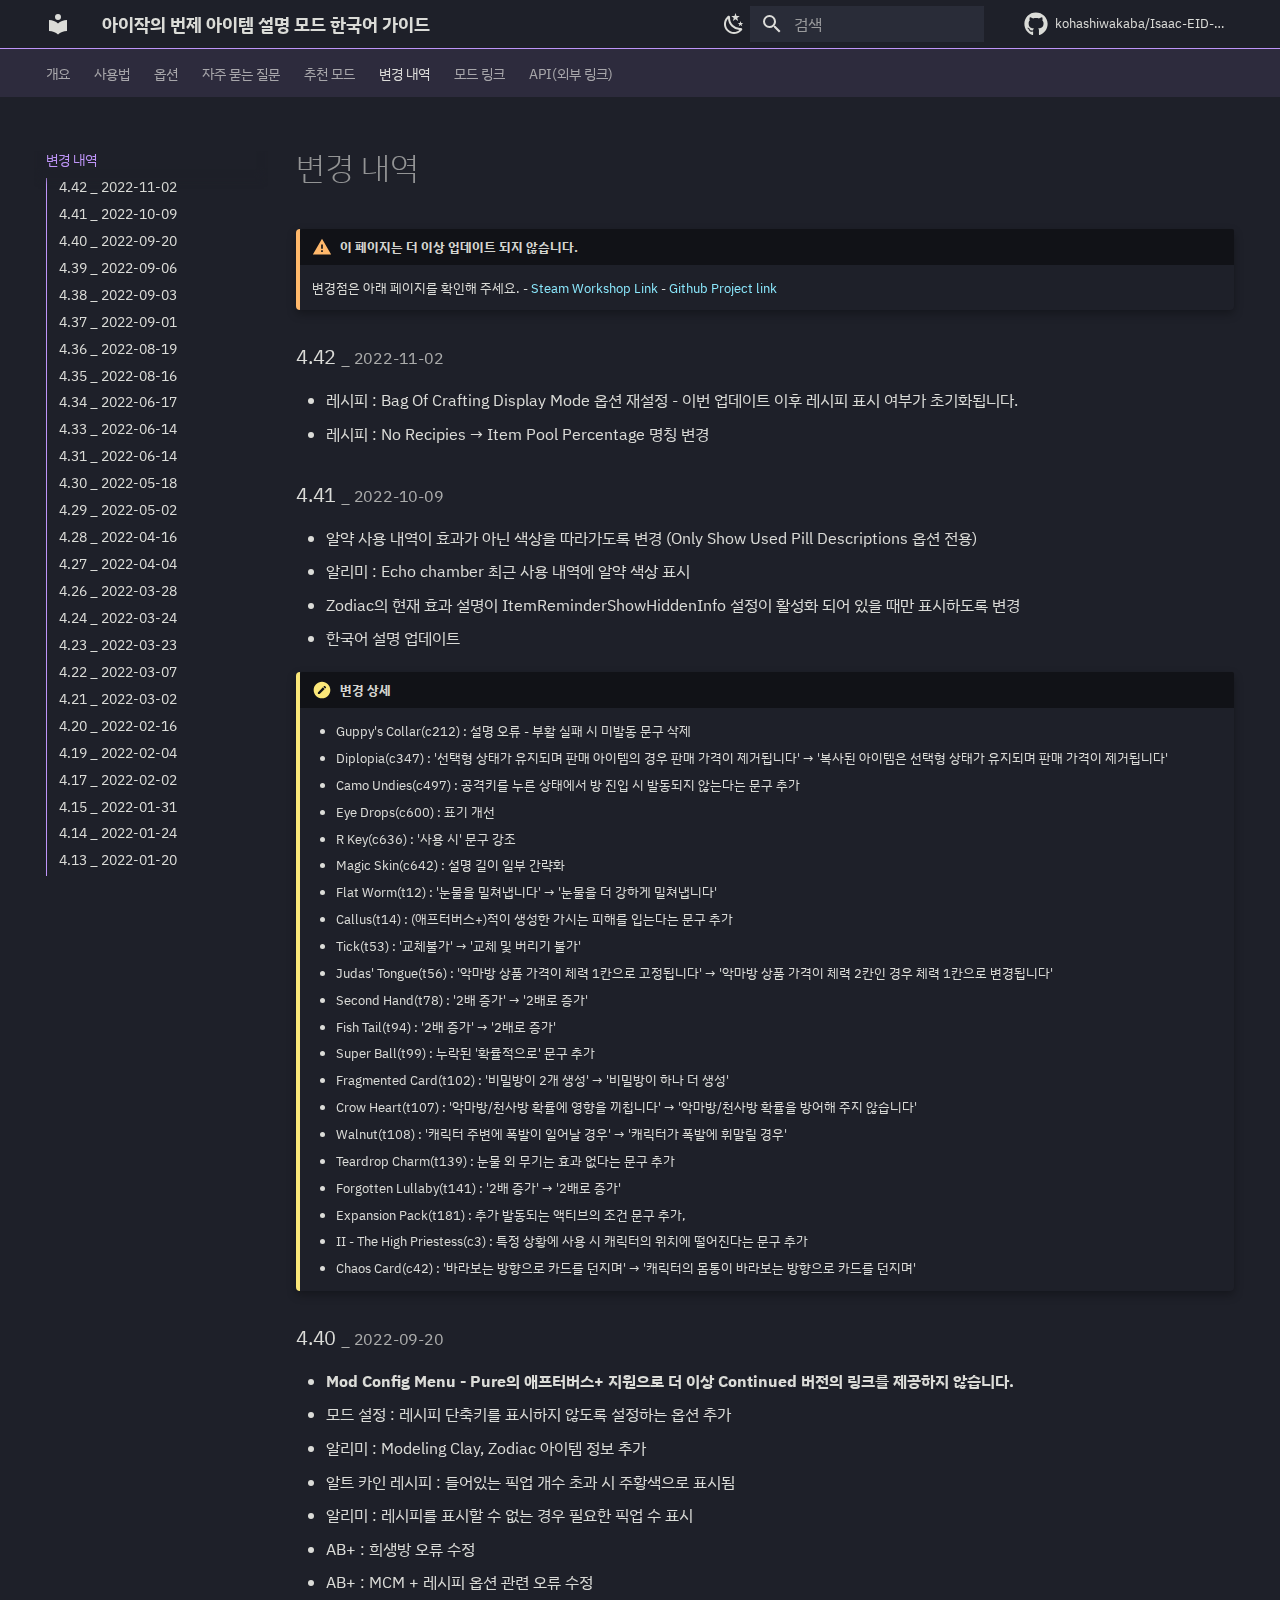
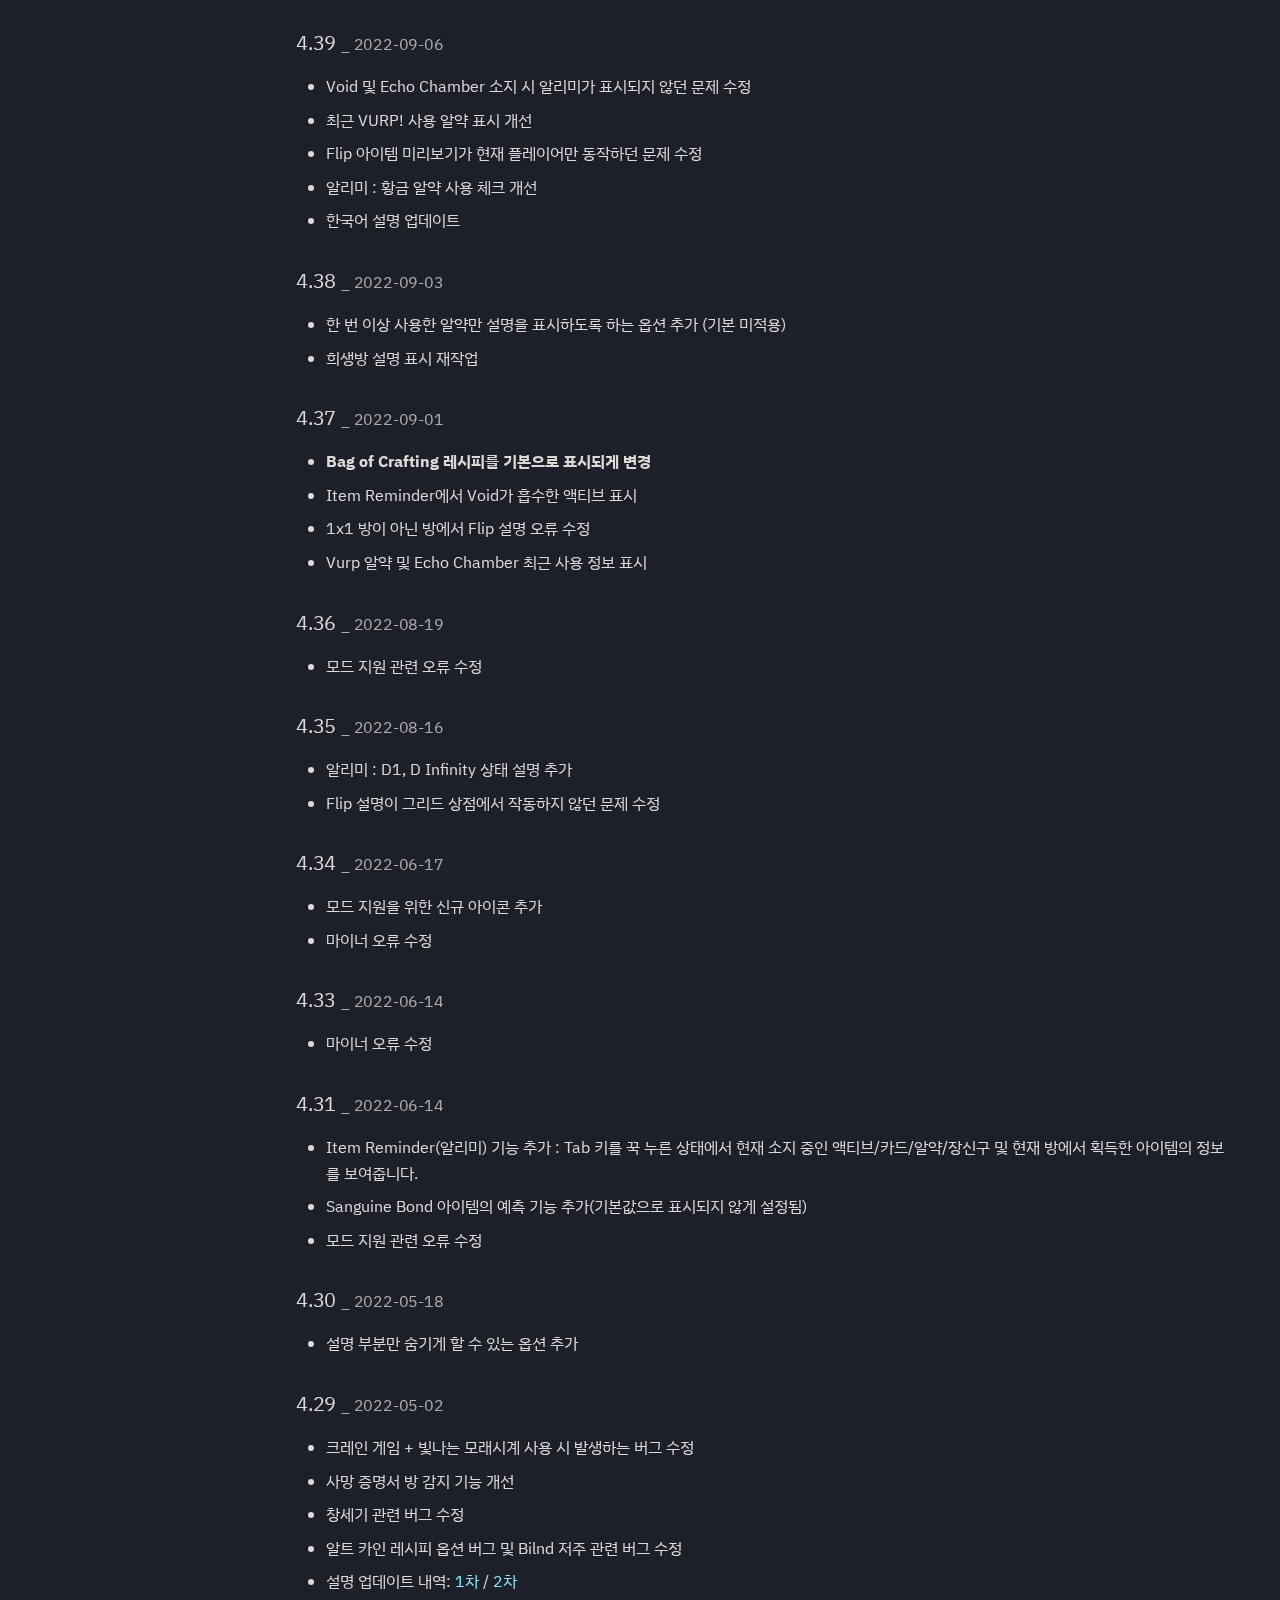
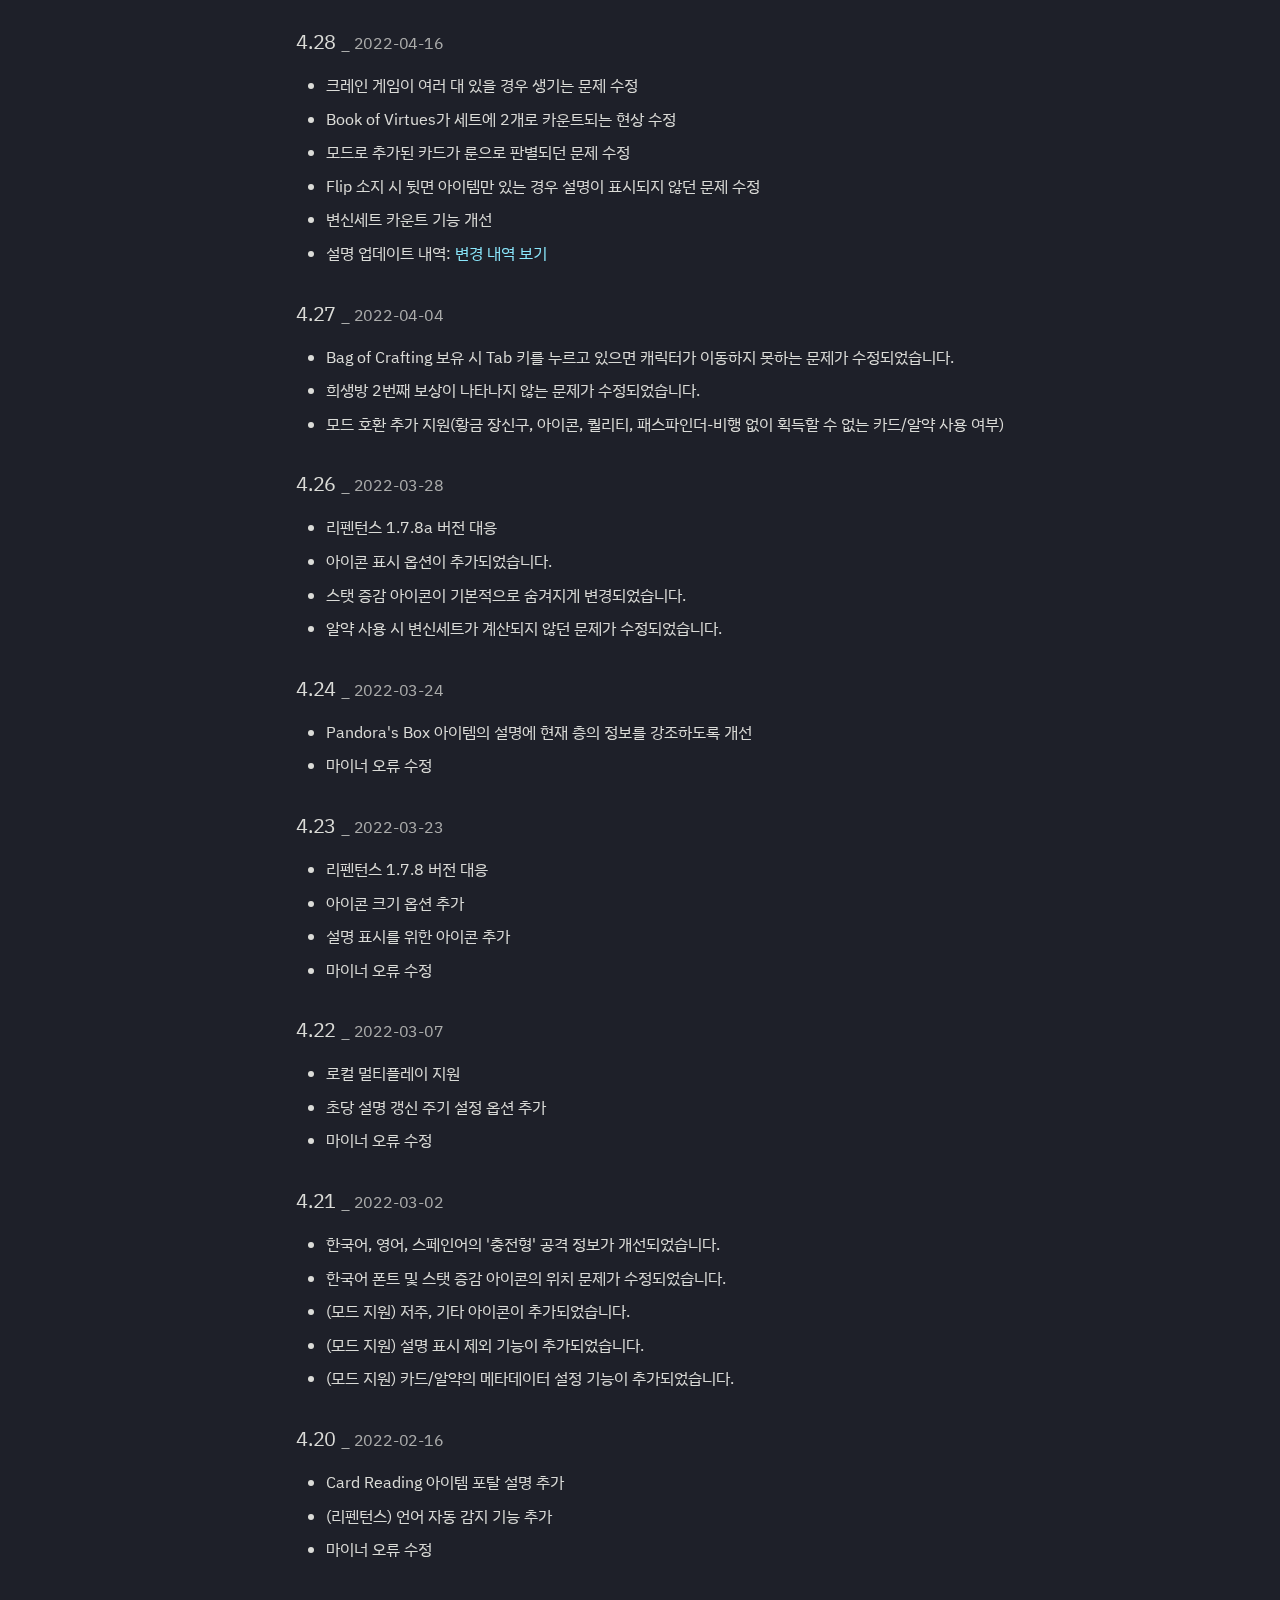
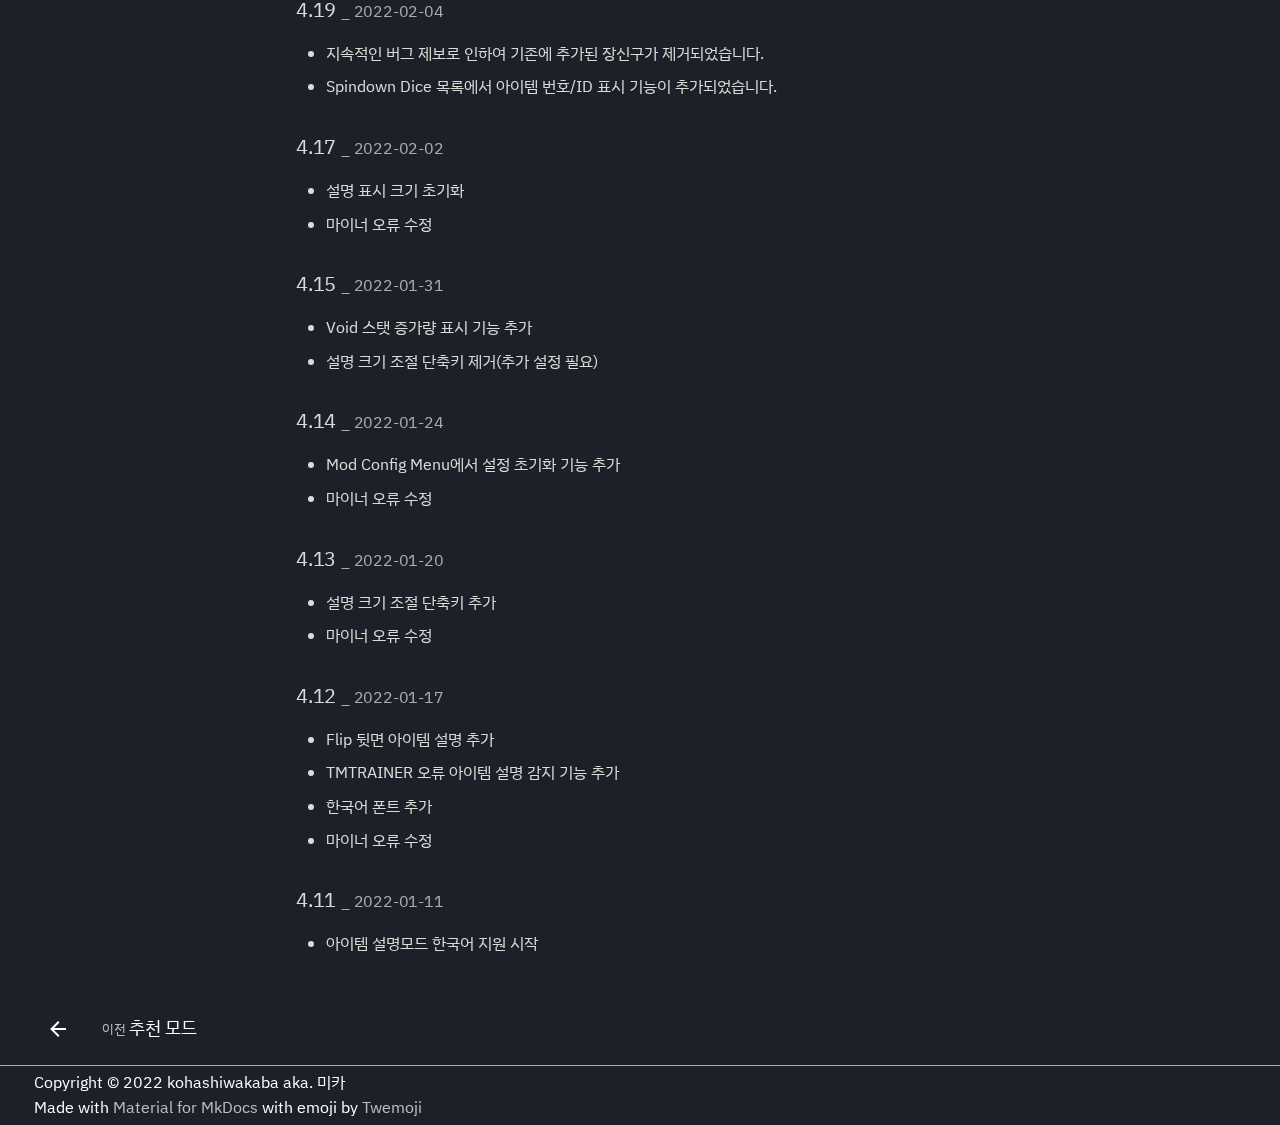
<file: changelog/index.html>
<!doctype html>
<html lang="ko" class="no-js">
  <head>
    
      <meta charset="utf-8">
      <meta name="viewport" content="width=device-width,initial-scale=1">
      
      
        <meta name="author" content="kohashiwakaba">
      
      
      
        <link rel="prev" href="../recommended/">
      
      
      
      <link rel="icon" href="../assets/images/favicon.png">
      <meta name="generator" content="mkdocs-1.6.0, mkdocs-material-9.5.23">
    
    
      
        <title>변경 내역 - 아이작의 번제 아이템 설명 모드 한국어 가이드</title>
      
    
    
      <link rel="stylesheet" href="../assets/stylesheets/main.6543a935.min.css">
      
        
        <link rel="stylesheet" href="../assets/stylesheets/palette.06af60db.min.css">
      
      


    
    

      
    
<script src="../assets/pymdownx-extras/material-extra-theme-TVq-kNRT.js" type="text/javascript"></script>
<script src="../assets/pymdownx-extras/material-extra-3rdparty-E-i8w1WA.js" type="text/javascript"></script>

    
      
        
        
        <link rel="preconnect" href="https://fonts.gstatic.com" crossorigin>
        <link rel="stylesheet" href="https://fonts.googleapis.com/css?family=IBM+Plex+Sans+KR:300,300i,400,400i,700,700i%7CRoboto+Mono:400,400i,700,700i&display=fallback">
        <style>:root{--md-text-font:"IBM Plex Sans KR";--md-code-font:"Roboto Mono"}</style>
      
    
    
      <link rel="stylesheet" href="../css/pymdownx.css">
    
      <link rel="stylesheet" href="../css/wakaba.css">
    
      <link rel="stylesheet" href="../assets/pymdownx-extras/extra-fb5a2a1c86.css">
    
    <script>__md_scope=new URL("..",location),__md_hash=e=>[...e].reduce((e,_)=>(e<<5)-e+_.charCodeAt(0),0),__md_get=(e,_=localStorage,t=__md_scope)=>JSON.parse(_.getItem(t.pathname+"."+e)),__md_set=(e,_,t=localStorage,a=__md_scope)=>{try{t.setItem(a.pathname+"."+e,JSON.stringify(_))}catch(e){}}</script>
    
      

    
    
    
  </head>
  
  
    
    
    
    
    
    <body dir="ltr" data-md-color-scheme="dracula" data-md-color-primary="deep-purple" data-md-color-accent="deep-purple">
  
    
    <input class="md-toggle" data-md-toggle="drawer" type="checkbox" id="__drawer" autocomplete="off">
    <input class="md-toggle" data-md-toggle="search" type="checkbox" id="__search" autocomplete="off">
    <label class="md-overlay" for="__drawer"></label>
    <div data-md-component="skip">
      
        
        <a href="#_1" class="md-skip">
          콘텐츠로 이동
        </a>
      
    </div>
    <div data-md-component="announce">
      
    </div>
    
    
      


<header class="md-header" data-md-component="header">
  <nav
    class="md-header__inner md-grid"
    aria-label="header.title"
  >
    <a
      href=".."
      title="아이작의 번제 아이템 설명 모드 한국어 가이드"
      class="md-header__button md-logo"
      aria-label="아이작의 번제 아이템 설명 모드 한국어 가이드"
    >
      
  
  <svg xmlns="http://www.w3.org/2000/svg" viewBox="0 0 24 24"><path d="M12 8a3 3 0 0 0 3-3 3 3 0 0 0-3-3 3 3 0 0 0-3 3 3 3 0 0 0 3 3m0 3.54C9.64 9.35 6.5 8 3 8v11c3.5 0 6.64 1.35 9 3.54 2.36-2.19 5.5-3.54 9-3.54V8c-3.5 0-6.64 1.35-9 3.54Z"/></svg>

    </a>
    <label class="md-header__button md-icon" for="__drawer">
      <svg xmlns="http://www.w3.org/2000/svg" viewBox="0 0 24 24"><path d="M3 6h18v2H3V6m0 5h18v2H3v-2m0 5h18v2H3v-2Z"/></svg>
    </label>
    <div class="md-header__title" data-md-component="header-title">
      <div class="md-header__ellipsis">
        <div class="md-header__topic">
          <span class="md-ellipsis">
            아이작의 번제 아이템 설명 모드 한국어 가이드
          </span>
        </div>
        <div class="md-header__topic" data-md-component="header-topic">
          <span class="md-ellipsis">
            
              변경 내역
            
          </span>
        </div>
      </div>
    </div>
    <div class="md-header__options">
      <div class="md-header-nav__scheme md-header-nav__button md-source__icon md-icon">
          <a
            href="javascript:toggleScheme();"
            title="Light mode"
            class="light-mode"
          >
          
          <svg xmlns="http://www.w3.org/2000/svg" viewBox="0 0 24 24"><path d="M12 7a5 5 0 0 1 5 5 5 5 0 0 1-5 5 5 5 0 0 1-5-5 5 5 0 0 1 5-5m0 2a3 3 0 0 0-3 3 3 3 0 0 0 3 3 3 3 0 0 0 3-3 3 3 0 0 0-3-3m0-7 2.39 3.42C13.65 5.15 12.84 5 12 5c-.84 0-1.65.15-2.39.42L12 2M3.34 7l4.16-.35A7.2 7.2 0 0 0 5.94 8.5c-.44.74-.69 1.5-.83 2.29L3.34 7m.02 10 1.76-3.77a7.131 7.131 0 0 0 2.38 4.14L3.36 17M20.65 7l-1.77 3.79a7.023 7.023 0 0 0-2.38-4.15l4.15.36m-.01 10-4.14.36c.59-.51 1.12-1.14 1.54-1.86.42-.73.69-1.5.83-2.29L20.64 17M12 22l-2.41-3.44c.74.27 1.55.44 2.41.44.82 0 1.63-.17 2.37-.44L12 22Z"/></svg>
          </a>
          <a
            href="javascript:toggleScheme();"
            title="Dark mode"
            class="dark-mode"
          >
          
          <svg xmlns="http://www.w3.org/2000/svg" viewBox="0 0 24 24"><path d="m17.75 4.09-2.53 1.94.91 3.06-2.63-1.81-2.63 1.81.91-3.06-2.53-1.94L12.44 4l1.06-3 1.06 3 3.19.09m3.5 6.91-1.64 1.25.59 1.98-1.7-1.17-1.7 1.17.59-1.98L15.75 11l2.06-.05L18.5 9l.69 1.95 2.06.05m-2.28 4.95c.83-.08 1.72 1.1 1.19 1.85-.32.45-.66.87-1.08 1.27C15.17 23 8.84 23 4.94 19.07c-3.91-3.9-3.91-10.24 0-14.14.4-.4.82-.76 1.27-1.08.75-.53 1.93.36 1.85 1.19-.27 2.86.69 5.83 2.89 8.02a9.96 9.96 0 0 0 8.02 2.89m-1.64 2.02a12.08 12.08 0 0 1-7.8-3.47c-2.17-2.19-3.33-5-3.49-7.82-2.81 3.14-2.7 7.96.31 10.98 3.02 3.01 7.84 3.12 10.98.31Z"/></svg>
          </a>
          <a
            href="javascript:toggleScheme();"
            title="System preference"
            class="system-mode"
          >
          
          <svg xmlns="http://www.w3.org/2000/svg" viewBox="0 0 24 24"><path d="M7.5 2c-1.79 1.15-3 3.18-3 5.5s1.21 4.35 3.03 5.5C4.46 13 2 10.54 2 7.5A5.5 5.5 0 0 1 7.5 2m11.57 1.5 1.43 1.43L4.93 20.5 3.5 19.07 19.07 3.5m-6.18 2.43L11.41 5 9.97 6l.42-1.7L9 3.24l1.75-.12.58-1.65L12 3.1l1.73.03-1.35 1.13.51 1.67m-3.3 3.61-1.16-.73-1.12.78.34-1.32-1.09-.83 1.36-.09.45-1.29.51 1.27 1.36.03-1.05.87.4 1.31M19 13.5a5.5 5.5 0 0 1-5.5 5.5c-1.22 0-2.35-.4-3.26-1.07l7.69-7.69c.67.91 1.07 2.04 1.07 3.26m-4.4 6.58 2.77-1.15-.24 3.35-2.53-2.2m4.33-2.7 1.15-2.77 2.2 2.54-3.35.23m1.15-4.96-1.14-2.78 3.34.24-2.2 2.54M9.63 18.93l2.77 1.15-2.53 2.19-.24-3.34Z"/></svg>
          </a>
           <a
            href="javascript:toggleScheme();"
            title="Unknown scheme"
            class="unknown-mode"
          >
          
          <svg xmlns="http://www.w3.org/2000/svg" viewBox="0 0 24 24"><path d="m15.07 11.25-.9.92C13.45 12.89 13 13.5 13 15h-2v-.5c0-1.11.45-2.11 1.17-2.83l1.24-1.26c.37-.36.59-.86.59-1.41a2 2 0 0 0-2-2 2 2 0 0 0-2 2H8a4 4 0 0 1 4-4 4 4 0 0 1 4 4 3.2 3.2 0 0 1-.93 2.25M13 19h-2v-2h2M12 2A10 10 0 0 0 2 12a10 10 0 0 0 10 10 10 10 0 0 0 10-10c0-5.53-4.5-10-10-10Z"/></svg>
          </a>
      </div>
    </div>
    
      <label class="md-header__button md-icon" for="__search">
        <svg xmlns="http://www.w3.org/2000/svg" viewBox="0 0 24 24"><path d="M9.5 3A6.5 6.5 0 0 1 16 9.5c0 1.61-.59 3.09-1.56 4.23l.27.27h.79l5 5-1.5 1.5-5-5v-.79l-.27-.27A6.516 6.516 0 0 1 9.5 16 6.5 6.5 0 0 1 3 9.5 6.5 6.5 0 0 1 9.5 3m0 2C7 5 5 7 5 9.5S7 14 9.5 14 14 12 14 9.5 12 5 9.5 5Z"/></svg>
      </label>
      <div class="md-search" data-md-component="search" role="dialog">
  <label class="md-search__overlay" for="__search"></label>
  <div class="md-search__inner" role="search">
    <form class="md-search__form" name="search">
      <input type="text" class="md-search__input" name="query" aria-label="검색" placeholder="검색" autocapitalize="off" autocorrect="off" autocomplete="off" spellcheck="false" data-md-component="search-query" required>
      <label class="md-search__icon md-icon" for="__search">
        
        <svg xmlns="http://www.w3.org/2000/svg" viewBox="0 0 24 24"><path d="M9.5 3A6.5 6.5 0 0 1 16 9.5c0 1.61-.59 3.09-1.56 4.23l.27.27h.79l5 5-1.5 1.5-5-5v-.79l-.27-.27A6.516 6.516 0 0 1 9.5 16 6.5 6.5 0 0 1 3 9.5 6.5 6.5 0 0 1 9.5 3m0 2C7 5 5 7 5 9.5S7 14 9.5 14 14 12 14 9.5 12 5 9.5 5Z"/></svg>
        
        <svg xmlns="http://www.w3.org/2000/svg" viewBox="0 0 24 24"><path d="M20 11v2H8l5.5 5.5-1.42 1.42L4.16 12l7.92-7.92L13.5 5.5 8 11h12Z"/></svg>
      </label>
      <nav class="md-search__options" aria-label="검색">
        
        <button type="reset" class="md-search__icon md-icon" title="지우기" aria-label="지우기" tabindex="-1">
          
          <svg xmlns="http://www.w3.org/2000/svg" viewBox="0 0 24 24"><path d="M19 6.41 17.59 5 12 10.59 6.41 5 5 6.41 10.59 12 5 17.59 6.41 19 12 13.41 17.59 19 19 17.59 13.41 12 19 6.41Z"/></svg>
        </button>
      </nav>
      
    </form>
    <div class="md-search__output">
      <div class="md-search__scrollwrap" data-md-scrollfix>
        <div class="md-search-result" data-md-component="search-result">
          <div class="md-search-result__meta">
            검색 초기화
          </div>
          <ol class="md-search-result__list" role="presentation"></ol>
        </div>
      </div>
    </div>
  </div>
</div>
    
    
      <div class="md-header__source">
        <a href="https://github.com/kohashiwakaba/Isaac-EID-Korean-Guide" title="저장소로 이동" class="md-source" data-md-component="source">
  <div class="md-source__icon md-icon">
    
    <svg xmlns="http://www.w3.org/2000/svg" viewBox="0 0 496 512"><!--! Font Awesome Free 6.5.2 by @fontawesome - https://fontawesome.com License - https://fontawesome.com/license/free (Icons: CC BY 4.0, Fonts: SIL OFL 1.1, Code: MIT License) Copyright 2024 Fonticons, Inc.--><path d="M165.9 397.4c0 2-2.3 3.6-5.2 3.6-3.3.3-5.6-1.3-5.6-3.6 0-2 2.3-3.6 5.2-3.6 3-.3 5.6 1.3 5.6 3.6zm-31.1-4.5c-.7 2 1.3 4.3 4.3 4.9 2.6 1 5.6 0 6.2-2s-1.3-4.3-4.3-5.2c-2.6-.7-5.5.3-6.2 2.3zm44.2-1.7c-2.9.7-4.9 2.6-4.6 4.9.3 2 2.9 3.3 5.9 2.6 2.9-.7 4.9-2.6 4.6-4.6-.3-1.9-3-3.2-5.9-2.9zM244.8 8C106.1 8 0 113.3 0 252c0 110.9 69.8 205.8 169.5 239.2 12.8 2.3 17.3-5.6 17.3-12.1 0-6.2-.3-40.4-.3-61.4 0 0-70 15-84.7-29.8 0 0-11.4-29.1-27.8-36.6 0 0-22.9-15.7 1.6-15.4 0 0 24.9 2 38.6 25.8 21.9 38.6 58.6 27.5 72.9 20.9 2.3-16 8.8-27.1 16-33.7-55.9-6.2-112.3-14.3-112.3-110.5 0-27.5 7.6-41.3 23.6-58.9-2.6-6.5-11.1-33.3 2.6-67.9 20.9-6.5 69 27 69 27 20-5.6 41.5-8.5 62.8-8.5s42.8 2.9 62.8 8.5c0 0 48.1-33.6 69-27 13.7 34.7 5.2 61.4 2.6 67.9 16 17.7 25.8 31.5 25.8 58.9 0 96.5-58.9 104.2-114.8 110.5 9.2 7.9 17 22.9 17 46.4 0 33.7-.3 75.4-.3 83.6 0 6.5 4.6 14.4 17.3 12.1C428.2 457.8 496 362.9 496 252 496 113.3 383.5 8 244.8 8zM97.2 352.9c-1.3 1-1 3.3.7 5.2 1.6 1.6 3.9 2.3 5.2 1 1.3-1 1-3.3-.7-5.2-1.6-1.6-3.9-2.3-5.2-1zm-10.8-8.1c-.7 1.3.3 2.9 2.3 3.9 1.6 1 3.6.7 4.3-.7.7-1.3-.3-2.9-2.3-3.9-2-.6-3.6-.3-4.3.7zm32.4 35.6c-1.6 1.3-1 4.3 1.3 6.2 2.3 2.3 5.2 2.6 6.5 1 1.3-1.3.7-4.3-1.3-6.2-2.2-2.3-5.2-2.6-6.5-1zm-11.4-14.7c-1.6 1-1.6 3.6 0 5.9 1.6 2.3 4.3 3.3 5.6 2.3 1.6-1.3 1.6-3.9 0-6.2-1.4-2.3-4-3.3-5.6-2z"/></svg>
  </div>
  <div class="md-source__repository">
    kohashiwakaba/Isaac-EID-Korean-Guide
  </div>
</a>
      </div>
    
  </nav>
</header>
    
    <div class="md-container" data-md-component="container">
      
      
        
          
            
<nav class="md-tabs" aria-label="탭" data-md-component="tabs">
  <div class="md-grid">
    <ul class="md-tabs__list">
      
        
  
  
  
    <li class="md-tabs__item">
      <a href=".." class="md-tabs__link">
        
  
    
  
  개요

      </a>
    </li>
  

      
        
  
  
  
    
    
      <li class="md-tabs__item">
        <a href="../howto/basic/" class="md-tabs__link">
          
  
  사용법

        </a>
      </li>
    
  

      
        
  
  
  
    
    
      <li class="md-tabs__item">
        <a href="../config/configmenu/" class="md-tabs__link">
          
  
  옵션

        </a>
      </li>
    
  

      
        
  
  
  
    <li class="md-tabs__item">
      <a href="../faq/" class="md-tabs__link">
        
  
    
  
  자주 묻는 질문

      </a>
    </li>
  

      
        
  
  
  
    <li class="md-tabs__item">
      <a href="../recommended/" class="md-tabs__link">
        
  
    
  
  추천 모드

      </a>
    </li>
  

      
        
  
  
    
  
  
    <li class="md-tabs__item md-tabs__item--active">
      <a href="./" class="md-tabs__link">
        
  
    
  
  변경 내역

      </a>
    </li>
  

      
        
  
  
  
    <li class="md-tabs__item">
      <a href="https://steamcommunity.com/sharedfiles/filedetails/?id=836319872" class="md-tabs__link">
        
  
    
  
  모드 링크

      </a>
    </li>
  

      
        
  
  
  
    <li class="md-tabs__item">
      <a href="https://github.com/wofsauge/External-Item-Descriptions/wiki" class="md-tabs__link">
        
  
    
  
  API(외부 링크)

      </a>
    </li>
  

      
    </ul>
  </div>
</nav>
          
        
      
      <main class="md-main" data-md-component="main">
        <div class="md-main__inner md-grid">
          
            
              
              <div class="md-sidebar md-sidebar--primary" data-md-component="sidebar" data-md-type="navigation" >
                <div class="md-sidebar__scrollwrap">
                  <div class="md-sidebar__inner">
                    


  


  

<nav class="md-nav md-nav--primary md-nav--lifted md-nav--integrated" aria-label="네비게이션" data-md-level="0">
  <label class="md-nav__title" for="__drawer">
    <a href=".." title="아이작의 번제 아이템 설명 모드 한국어 가이드" class="md-nav__button md-logo" aria-label="아이작의 번제 아이템 설명 모드 한국어 가이드" data-md-component="logo">
      
  
  <svg xmlns="http://www.w3.org/2000/svg" viewBox="0 0 24 24"><path d="M12 8a3 3 0 0 0 3-3 3 3 0 0 0-3-3 3 3 0 0 0-3 3 3 3 0 0 0 3 3m0 3.54C9.64 9.35 6.5 8 3 8v11c3.5 0 6.64 1.35 9 3.54 2.36-2.19 5.5-3.54 9-3.54V8c-3.5 0-6.64 1.35-9 3.54Z"/></svg>

    </a>
    아이작의 번제 아이템 설명 모드 한국어 가이드
  </label>
  
    <div class="md-nav__source">
      <a href="https://github.com/kohashiwakaba/Isaac-EID-Korean-Guide" title="저장소로 이동" class="md-source" data-md-component="source">
  <div class="md-source__icon md-icon">
    
    <svg xmlns="http://www.w3.org/2000/svg" viewBox="0 0 496 512"><!--! Font Awesome Free 6.5.2 by @fontawesome - https://fontawesome.com License - https://fontawesome.com/license/free (Icons: CC BY 4.0, Fonts: SIL OFL 1.1, Code: MIT License) Copyright 2024 Fonticons, Inc.--><path d="M165.9 397.4c0 2-2.3 3.6-5.2 3.6-3.3.3-5.6-1.3-5.6-3.6 0-2 2.3-3.6 5.2-3.6 3-.3 5.6 1.3 5.6 3.6zm-31.1-4.5c-.7 2 1.3 4.3 4.3 4.9 2.6 1 5.6 0 6.2-2s-1.3-4.3-4.3-5.2c-2.6-.7-5.5.3-6.2 2.3zm44.2-1.7c-2.9.7-4.9 2.6-4.6 4.9.3 2 2.9 3.3 5.9 2.6 2.9-.7 4.9-2.6 4.6-4.6-.3-1.9-3-3.2-5.9-2.9zM244.8 8C106.1 8 0 113.3 0 252c0 110.9 69.8 205.8 169.5 239.2 12.8 2.3 17.3-5.6 17.3-12.1 0-6.2-.3-40.4-.3-61.4 0 0-70 15-84.7-29.8 0 0-11.4-29.1-27.8-36.6 0 0-22.9-15.7 1.6-15.4 0 0 24.9 2 38.6 25.8 21.9 38.6 58.6 27.5 72.9 20.9 2.3-16 8.8-27.1 16-33.7-55.9-6.2-112.3-14.3-112.3-110.5 0-27.5 7.6-41.3 23.6-58.9-2.6-6.5-11.1-33.3 2.6-67.9 20.9-6.5 69 27 69 27 20-5.6 41.5-8.5 62.8-8.5s42.8 2.9 62.8 8.5c0 0 48.1-33.6 69-27 13.7 34.7 5.2 61.4 2.6 67.9 16 17.7 25.8 31.5 25.8 58.9 0 96.5-58.9 104.2-114.8 110.5 9.2 7.9 17 22.9 17 46.4 0 33.7-.3 75.4-.3 83.6 0 6.5 4.6 14.4 17.3 12.1C428.2 457.8 496 362.9 496 252 496 113.3 383.5 8 244.8 8zM97.2 352.9c-1.3 1-1 3.3.7 5.2 1.6 1.6 3.9 2.3 5.2 1 1.3-1 1-3.3-.7-5.2-1.6-1.6-3.9-2.3-5.2-1zm-10.8-8.1c-.7 1.3.3 2.9 2.3 3.9 1.6 1 3.6.7 4.3-.7.7-1.3-.3-2.9-2.3-3.9-2-.6-3.6-.3-4.3.7zm32.4 35.6c-1.6 1.3-1 4.3 1.3 6.2 2.3 2.3 5.2 2.6 6.5 1 1.3-1.3.7-4.3-1.3-6.2-2.2-2.3-5.2-2.6-6.5-1zm-11.4-14.7c-1.6 1-1.6 3.6 0 5.9 1.6 2.3 4.3 3.3 5.6 2.3 1.6-1.3 1.6-3.9 0-6.2-1.4-2.3-4-3.3-5.6-2z"/></svg>
  </div>
  <div class="md-source__repository">
    kohashiwakaba/Isaac-EID-Korean-Guide
  </div>
</a>
    </div>
  
  <ul class="md-nav__list" data-md-scrollfix>
    
      
      
  
  
  
  
    <li class="md-nav__item">
      <a href=".." class="md-nav__link">
        
  
  <span class="md-ellipsis">
    개요
  </span>
  

      </a>
    </li>
  

    
      
      
  
  
  
  
    
    
    
      
      
        
      
    
    
    <li class="md-nav__item md-nav__item--nested">
      
        
        
          
        
        <input class="md-nav__toggle md-toggle md-toggle--indeterminate" type="checkbox" id="__nav_2" >
        
          
          <label class="md-nav__link" for="__nav_2" id="__nav_2_label" tabindex="0">
            
  
  <span class="md-ellipsis">
    사용법
  </span>
  

            <span class="md-nav__icon md-icon"></span>
          </label>
        
        <nav class="md-nav" data-md-level="1" aria-labelledby="__nav_2_label" aria-expanded="false">
          <label class="md-nav__title" for="__nav_2">
            <span class="md-nav__icon md-icon"></span>
            사용법
          </label>
          <ul class="md-nav__list" data-md-scrollfix>
            
              
                
  
  
  
  
    <li class="md-nav__item">
      <a href="../howto/basic/" class="md-nav__link">
        
  
  <span class="md-ellipsis">
    기본 사용법
  </span>
  

      </a>
    </li>
  

              
            
              
                
  
  
  
  
    <li class="md-nav__item">
      <a href="../howto/advanced/" class="md-nav__link">
        
  
  <span class="md-ellipsis">
    다른 아이템과의 시너지
  </span>
  

      </a>
    </li>
  

              
            
              
                
  
  
  
  
    <li class="md-nav__item">
      <a href="../howto/reminder/" class="md-nav__link">
        
  
  <span class="md-ellipsis">
    리마인더
  </span>
  

      </a>
    </li>
  

              
            
              
                
  
  
  
  
    <li class="md-nav__item">
      <a href="../howto/crafting/" class="md-nav__link">
        
  
  <span class="md-ellipsis">
    알트 카인 레시피
  </span>
  

      </a>
    </li>
  

              
            
              
                
  
  
  
  
    <li class="md-nav__item">
      <a href="../howto/repentogon/" class="md-nav__link">
        
  
  <span class="md-ellipsis">
    REPENTOGON
  </span>
  

      </a>
    </li>
  

              
            
              
                
  
  
  
  
    <li class="md-nav__item">
      <a href="../howto/update-from-github/" class="md-nav__link">
        
  
  <span class="md-ellipsis">
    Github에서 바로 업데이트
  </span>
  

      </a>
    </li>
  

              
            
          </ul>
        </nav>
      
    </li>
  

    
      
      
  
  
  
  
    
    
    
      
      
        
      
    
    
    <li class="md-nav__item md-nav__item--nested">
      
        
        
          
        
        <input class="md-nav__toggle md-toggle md-toggle--indeterminate" type="checkbox" id="__nav_3" >
        
          
          <label class="md-nav__link" for="__nav_3" id="__nav_3_label" tabindex="0">
            
  
  <span class="md-ellipsis">
    옵션
  </span>
  

            <span class="md-nav__icon md-icon"></span>
          </label>
        
        <nav class="md-nav" data-md-level="1" aria-labelledby="__nav_3_label" aria-expanded="false">
          <label class="md-nav__title" for="__nav_3">
            <span class="md-nav__icon md-icon"></span>
            옵션
          </label>
          <ul class="md-nav__list" data-md-scrollfix>
            
              
                
  
  
  
  
    <li class="md-nav__item">
      <a href="../config/configmenu/" class="md-nav__link">
        
  
  <span class="md-ellipsis">
    주요 옵션
  </span>
  

      </a>
    </li>
  

              
            
              
                
  
  
  
  
    <li class="md-nav__item">
      <a href="../config/lua/" class="md-nav__link">
        
  
  <span class="md-ellipsis">
    설정 파일 직접 수정
  </span>
  

      </a>
    </li>
  

              
            
          </ul>
        </nav>
      
    </li>
  

    
      
      
  
  
  
  
    <li class="md-nav__item">
      <a href="../faq/" class="md-nav__link">
        
  
  <span class="md-ellipsis">
    자주 묻는 질문
  </span>
  

      </a>
    </li>
  

    
      
      
  
  
  
  
    <li class="md-nav__item">
      <a href="../recommended/" class="md-nav__link">
        
  
  <span class="md-ellipsis">
    추천 모드
  </span>
  

      </a>
    </li>
  

    
      
      
  
  
    
  
  
  
    <li class="md-nav__item md-nav__item--active">
      
      <input class="md-nav__toggle md-toggle" type="checkbox" id="__toc">
      
      
        
      
      
        <label class="md-nav__link md-nav__link--active" for="__toc">
          
  
  <span class="md-ellipsis">
    변경 내역
  </span>
  

          <span class="md-nav__icon md-icon"></span>
        </label>
      
      <a href="./" class="md-nav__link md-nav__link--active">
        
  
  <span class="md-ellipsis">
    변경 내역
  </span>
  

      </a>
      
        

<nav class="md-nav md-nav--secondary" aria-label="목차">
  
  
  
    
  
  
    <label class="md-nav__title" for="__toc">
      <span class="md-nav__icon md-icon"></span>
      목차
    </label>
    <ul class="md-nav__list" data-md-component="toc" data-md-scrollfix>
      
        <li class="md-nav__item">
  <a href="#4.42" class="md-nav__link">
    <span class="md-ellipsis">
      4.42 _ 2022-11-02
    </span>
  </a>
  
</li>
      
        <li class="md-nav__item">
  <a href="#4.41" class="md-nav__link">
    <span class="md-ellipsis">
      4.41 _ 2022-10-09
    </span>
  </a>
  
</li>
      
        <li class="md-nav__item">
  <a href="#4.40" class="md-nav__link">
    <span class="md-ellipsis">
      4.40 _ 2022-09-20
    </span>
  </a>
  
</li>
      
        <li class="md-nav__item">
  <a href="#4.39" class="md-nav__link">
    <span class="md-ellipsis">
      4.39 _ 2022-09-06
    </span>
  </a>
  
</li>
      
        <li class="md-nav__item">
  <a href="#4.36" class="md-nav__link">
    <span class="md-ellipsis">
      4.38 _ 2022-09-03
    </span>
  </a>
  
</li>
      
        <li class="md-nav__item">
  <a href="#4.37" class="md-nav__link">
    <span class="md-ellipsis">
      4.37 _ 2022-09-01
    </span>
  </a>
  
</li>
      
        <li class="md-nav__item">
  <a href="#4.36" class="md-nav__link">
    <span class="md-ellipsis">
      4.36 _ 2022-08-19
    </span>
  </a>
  
</li>
      
        <li class="md-nav__item">
  <a href="#4.35" class="md-nav__link">
    <span class="md-ellipsis">
      4.35 _ 2022-08-16
    </span>
  </a>
  
</li>
      
        <li class="md-nav__item">
  <a href="#4.34" class="md-nav__link">
    <span class="md-ellipsis">
      4.34 _ 2022-06-17
    </span>
  </a>
  
</li>
      
        <li class="md-nav__item">
  <a href="#4.33" class="md-nav__link">
    <span class="md-ellipsis">
      4.33 _ 2022-06-14
    </span>
  </a>
  
</li>
      
        <li class="md-nav__item">
  <a href="#4.31" class="md-nav__link">
    <span class="md-ellipsis">
      4.31 _ 2022-06-14
    </span>
  </a>
  
</li>
      
        <li class="md-nav__item">
  <a href="#4.30" class="md-nav__link">
    <span class="md-ellipsis">
      4.30 _ 2022-05-18
    </span>
  </a>
  
</li>
      
        <li class="md-nav__item">
  <a href="#4.29" class="md-nav__link">
    <span class="md-ellipsis">
      4.29 _ 2022-05-02
    </span>
  </a>
  
</li>
      
        <li class="md-nav__item">
  <a href="#4.28" class="md-nav__link">
    <span class="md-ellipsis">
      4.28 _ 2022-04-16
    </span>
  </a>
  
</li>
      
        <li class="md-nav__item">
  <a href="#4.27" class="md-nav__link">
    <span class="md-ellipsis">
      4.27 _ 2022-04-04
    </span>
  </a>
  
</li>
      
        <li class="md-nav__item">
  <a href="#4.26" class="md-nav__link">
    <span class="md-ellipsis">
      4.26 _ 2022-03-28
    </span>
  </a>
  
</li>
      
        <li class="md-nav__item">
  <a href="#4.24" class="md-nav__link">
    <span class="md-ellipsis">
      4.24 _ 2022-03-24
    </span>
  </a>
  
</li>
      
        <li class="md-nav__item">
  <a href="#4.23" class="md-nav__link">
    <span class="md-ellipsis">
      4.23 _ 2022-03-23
    </span>
  </a>
  
</li>
      
        <li class="md-nav__item">
  <a href="#4.22" class="md-nav__link">
    <span class="md-ellipsis">
      4.22 _ 2022-03-07
    </span>
  </a>
  
</li>
      
        <li class="md-nav__item">
  <a href="#4.21" class="md-nav__link">
    <span class="md-ellipsis">
      4.21 _ 2022-03-02
    </span>
  </a>
  
</li>
      
        <li class="md-nav__item">
  <a href="#4.20" class="md-nav__link">
    <span class="md-ellipsis">
      4.20 _ 2022-02-16
    </span>
  </a>
  
</li>
      
        <li class="md-nav__item">
  <a href="#4.19" class="md-nav__link">
    <span class="md-ellipsis">
      4.19 _ 2022-02-04
    </span>
  </a>
  
</li>
      
        <li class="md-nav__item">
  <a href="#4.17" class="md-nav__link">
    <span class="md-ellipsis">
      4.17 _ 2022-02-02
    </span>
  </a>
  
</li>
      
        <li class="md-nav__item">
  <a href="#4.15" class="md-nav__link">
    <span class="md-ellipsis">
      4.15 _ 2022-01-31
    </span>
  </a>
  
</li>
      
        <li class="md-nav__item">
  <a href="#4.14" class="md-nav__link">
    <span class="md-ellipsis">
      4.14 _ 2022-01-24
    </span>
  </a>
  
</li>
      
        <li class="md-nav__item">
  <a href="#4.13" class="md-nav__link">
    <span class="md-ellipsis">
      4.13 _ 2022-01-20
    </span>
  </a>
  
</li>
      
        <li class="md-nav__item">
  <a href="#4.12" class="md-nav__link">
    <span class="md-ellipsis">
      4.12 _ 2022-01-17
    </span>
  </a>
  
</li>
      
        <li class="md-nav__item">
  <a href="#4.11" class="md-nav__link">
    <span class="md-ellipsis">
      4.11 _ 2022-01-11
    </span>
  </a>
  
</li>
      
    </ul>
  
</nav>
      
    </li>
  

    
      
      
  
  
  
  
    <li class="md-nav__item">
      <a href="https://steamcommunity.com/sharedfiles/filedetails/?id=836319872" class="md-nav__link">
        
  
  <span class="md-ellipsis">
    모드 링크
  </span>
  

      </a>
    </li>
  

    
      
      
  
  
  
  
    <li class="md-nav__item">
      <a href="https://github.com/wofsauge/External-Item-Descriptions/wiki" class="md-nav__link">
        
  
  <span class="md-ellipsis">
    API(외부 링크)
  </span>
  

      </a>
    </li>
  

    
  </ul>
</nav>
                  </div>
                </div>
              </div>
            
            
          
          
            <div class="md-content" data-md-component="content">
              <article class="md-content__inner md-typeset">
                
  
                  

  
  


<h1 id="_1">변경 내역</h1>
<div class="admonition warning">
<p class="admonition-title">이 페이지는 더 이상 업데이트 되지 않습니다.</p>
<p>변경점은 아래 페이지를 확인해 주세요.
- <a href="https://steamcommunity.com/sharedfiles/filedetails/changelog/836319872">Steam Workshop Link</a>
- <a href="https://github.com/wofsauge/External-Item-Descriptions">Github Project link</a></p>
</div>
<h3 id="4.42">4.42 <small>_ 2022-11-02</small></h3>
<ul>
<li>레시피 : Bag Of Crafting Display Mode 옵션 재설정 - 이번 업데이트 이후 레시피 표시 여부가 초기화됩니다.</li>
<li>레시피 : No Recipies → Item Pool Percentage 명칭 변경</li>
</ul>
<h3 id="4.41">4.41 <small>_ 2022-10-09</small></h3>
<ul>
<li>알약 사용 내역이 효과가 아닌 색상을 따라가도록 변경 (Only Show Used Pill Descriptions 옵션 전용)</li>
<li>알리미 : Echo chamber 최근 사용 내역에 알약 색상 표시</li>
<li>Zodiac의 현재 효과 설명이 ItemReminderShowHiddenInfo 설정이 활성화 되어 있을 때만 표시하도록 변경</li>
<li>한국어 설명 업데이트</li>
</ul>
<div class="admonition note">
<p class="admonition-title">변경 상세</p>
<ul>
<li>Guppy's Collar(c212) : 설명 오류 - 부활 실패 시 미발동 문구 삭제</li>
<li>Diplopia(c347) : '선택형 상태가 유지되며 판매 아이템의 경우 판매 가격이 제거됩니다' → '복사된 아이템은 선택형 상태가 유지되며 판매 가격이 제거됩니다'</li>
<li>Camo Undies(c497) : 공격키를 누른 상태에서 방 진입 시 발동되지 않는다는 문구 추가</li>
<li>Eye Drops(c600) : 표기 개선</li>
<li>R Key(c636) : '사용 시' 문구 강조</li>
<li>Magic Skin(c642) : 설명 길이 일부 간략화</li>
<li>Flat Worm(t12) : '눈물을 밀쳐냅니다' → '눈물을 더 강하게 밀쳐냅니다'</li>
<li>Callus(t14) : (애프터버스+)적이 생성한 가시는 피해를 입는다는 문구 추가</li>
<li>Tick(t53) : '교체불가' → '교체 및 버리기 불가'</li>
<li>Judas' Tongue(t56) : '악마방 상품 가격이 체력 1칸으로 고정됩니다' → '악마방 상품 가격이 체력 2칸인 경우 체력 1칸으로 변경됩니다'</li>
<li>Second Hand(t78) : '2배 증가' → '2배로 증가'</li>
<li>Fish Tail(t94) : '2배 증가' → '2배로 증가'</li>
<li>Super Ball(t99) : 누락된 '확률적으로' 문구 추가</li>
<li>Fragmented Card(t102) : '비밀방이 2개 생성' → '비밀방이 하나 더 생성'</li>
<li>Crow Heart(t107) : '악마방/천사방 확률에 영향을 끼칩니다' → '악마방/천사방 확률을 방어해 주지 않습니다'</li>
<li>Walnut(t108) : '캐릭터 주변에 폭발이 일어날 경우' → '캐릭터가 폭발에 휘말릴 경우'</li>
<li>Teardrop Charm(t139) : 눈물 외 무기는 효과 없다는 문구 추가</li>
<li>Forgotten Lullaby(t141) : '2배 증가' → '2배로 증가'</li>
<li>Expansion Pack(t181) : 추가 발동되는 액티브의 조건 문구 추가, </li>
<li>II - The High Priestess(c3) : 특정 상황에 사용 시 캐릭터의 위치에 떨어진다는 문구 추가</li>
<li>Chaos Card(c42) : '바라보는 방향으로 카드를 던지며' → '캐릭터의 몸통이 바라보는 방향으로 카드를 던지며'</li>
</ul>
</div>
<h3 id="4.40">4.40 <small>_ 2022-09-20</small></h3>
<ul>
<li><strong>Mod Config Menu - Pure의 애프터버스+ 지원으로 더 이상 Continued 버전의 링크를 제공하지 않습니다.</strong></li>
<li>모드 설정 : 레시피 단축키를 표시하지 않도록 설정하는 옵션 추가</li>
<li>알리미 : Modeling Clay, Zodiac 아이템 정보 추가</li>
<li>알트 카인 레시피 : 들어있는 픽업 개수 초과 시 주황색으로 표시됨</li>
<li>알리미 : 레시피를 표시할 수 없는 경우 필요한 픽업 수 표시</li>
<li>AB+ : 희생방 오류 수정</li>
<li>AB+ : MCM + 레시피 옵션 관련 오류 수정</li>
</ul>
<h3 id="4.39">4.39 <small>_ 2022-09-06</small></h3>
<ul>
<li>Void 및 Echo Chamber 소지 시 알리미가 표시되지 않던 문제 수정</li>
<li>최근 VURP! 사용 알약 표시 개선</li>
<li>Flip 아이템 미리보기가 현재 플레이어만 동작하던 문제 수정</li>
<li>알리미 : 황금 알약 사용 체크 개선</li>
<li>한국어 설명 업데이트</li>
</ul>
<h3 id="4.36">4.38 <small>_ 2022-09-03</small></h3>
<ul>
<li>한 번 이상 사용한 알약만 설명을 표시하도록 하는 옵션 추가 (기본 미적용)</li>
<li>희생방 설명 표시 재작업</li>
</ul>
<h3 id="4.37">4.37 <small>_ 2022-09-01</small></h3>
<ul>
<li><strong>Bag of Crafting 레시피를 기본으로 표시되게 변경</strong></li>
<li>Item Reminder에서 Void가 흡수한 액티브 표시</li>
<li>1x1 방이 아닌 방에서 Flip 설명 오류 수정</li>
<li>Vurp 알약 및 Echo Chamber 최근 사용 정보 표시</li>
</ul>
<h3 id="4.36">4.36 <small>_ 2022-08-19</small></h3>
<ul>
<li>모드 지원 관련 오류 수정</li>
</ul>
<h3 id="4.35">4.35 <small>_ 2022-08-16</small></h3>
<ul>
<li>알리미 : D1, D Infinity 상태 설명 추가</li>
<li>Flip 설명이 그리드 상점에서 작동하지 않던 문제 수정</li>
</ul>
<h3 id="4.34">4.34 <small>_ 2022-06-17</small></h3>
<ul>
<li>모드 지원을 위한 신규 아이콘 추가</li>
<li>마이너 오류 수정</li>
</ul>
<h3 id="4.33">4.33 <small>_ 2022-06-14</small></h3>
<ul>
<li>마이너 오류 수정</li>
</ul>
<h3 id="4.31">4.31 <small>_ 2022-06-14</small></h3>
<ul>
<li>Item Reminder(알리미) 기능 추가 : Tab 키를 꾹 누른 상태에서 현재 소지 중인 액티브/카드/알약/장신구 및 현재 방에서 획득한 아이템의 정보를 보여줍니다.</li>
<li>Sanguine Bond 아이템의 예측 기능 추가(기본값으로 표시되지 않게 설정됨)</li>
<li>모드 지원 관련 오류 수정</li>
</ul>
<h3 id="4.30">4.30 <small>_ 2022-05-18</small></h3>
<ul>
<li>설명 부분만 숨기게 할 수 있는 옵션 추가</li>
</ul>
<h3 id="4.29">4.29 <small>_ 2022-05-02</small></h3>
<ul>
<li>크레인 게임 + 빛나는 모래시계 사용 시 발생하는 버그 수정</li>
<li>사망 증명서 방 감지 기능 개선</li>
<li>창세기 관련 버그 수정</li>
<li>알트 카인 레시피 옵션 버그 및 Bilnd 저주 관련 버그 수정</li>
<li>설명 업데이트 내역: <a href="https://github.com/wofsauge/External-Item-Descriptions/pull/448/files">1차</a> / <a href="https://github.com/wofsauge/External-Item-Descriptions/pull/454/files">2차</a></li>
</ul>
<h3 id="4.28">4.28 <small>_ 2022-04-16</small></h3>
<ul>
<li>크레인 게임이 여러 대 있을 경우 생기는 문제 수정</li>
<li>Book of Virtues가 세트에 2개로 카운트되는 현상 수정</li>
<li>모드로 추가된 카드가 룬으로 판별되던 문제 수정</li>
<li>Flip 소지 시 뒷면 아이템만 있는 경우 설명이 표시되지 않던 문제 수정</li>
<li>변신세트 카운트 기능 개선</li>
<li>설명 업데이트 내역: <a href="https://github.com/wofsauge/External-Item-Descriptions/pull/446/files">변경 내역 보기</a></li>
</ul>
<h3 id="4.27">4.27 <small>_ 2022-04-04</small></h3>
<ul>
<li>Bag of Crafting 보유 시 Tab 키를 누르고 있으면 캐릭터가 이동하지 못하는 문제가 수정되었습니다.</li>
<li>희생방 2번째 보상이 나타나지 않는 문제가 수정되었습니다.</li>
<li>모드 호환 추가 지원(황금 장신구, 아이콘, 퀄리티, 패스파인더-비행 없이 획득할 수 없는 카드/알약 사용 여부)</li>
</ul>
<h3 id="4.26">4.26 <small>_ 2022-03-28</small></h3>
<ul>
<li>리펜턴스 1.7.8a 버전 대응</li>
<li>아이콘 표시 옵션이 추가되었습니다.</li>
<li>스탯 증감 아이콘이 기본적으로 숨겨지게 변경되었습니다.</li>
<li>알약 사용 시 변신세트가 계산되지 않던 문제가 수정되었습니다.</li>
</ul>
<h3 id="4.24">4.24 <small>_ 2022-03-24</small></h3>
<ul>
<li>Pandora's Box 아이템의 설명에 현재 층의 정보를 강조하도록 개선</li>
<li>마이너 오류 수정</li>
</ul>
<h3 id="4.23">4.23 <small>_ 2022-03-23</small></h3>
<ul>
<li>리펜턴스 1.7.8 버전 대응</li>
<li>아이콘 크기 옵션 추가</li>
<li>설명 표시를 위한 아이콘 추가</li>
<li>마이너 오류 수정</li>
</ul>
<h3 id="4.22">4.22 <small>_ 2022-03-07</small></h3>
<ul>
<li>로컬 멀티플레이 지원</li>
<li>초당 설명 갱신 주기 설정 옵션 추가</li>
<li>마이너 오류 수정</li>
</ul>
<h3 id="4.21">4.21 <small>_ 2022-03-02</small></h3>
<ul>
<li>한국어, 영어, 스페인어의 '충전형' 공격 정보가 개선되었습니다.</li>
<li>한국어 폰트 및 스탯 증감 아이콘의 위치 문제가 수정되었습니다.</li>
<li>(모드 지원) 저주, 기타 아이콘이 추가되었습니다.</li>
<li>(모드 지원) 설명 표시 제외 기능이 추가되었습니다.</li>
<li>(모드 지원) 카드/알약의 메타데이터 설정 기능이 추가되었습니다.</li>
</ul>
<h3 id="4.20">4.20 <small>_ 2022-02-16</small></h3>
<ul>
<li>Card Reading 아이템 포탈 설명 추가</li>
<li>(리펜턴스) 언어 자동 감지 기능 추가</li>
<li>마이너 오류 수정</li>
</ul>
<h3 id="4.19">4.19 <small>_ 2022-02-04</small></h3>
<ul>
<li>지속적인 버그 제보로 인하여 기존에 추가된 장신구가 제거되었습니다.</li>
<li>Spindown Dice 목록에서 아이템 번호/ID 표시 기능이 추가되었습니다.</li>
</ul>
<h3 id="4.17">4.17 <small>_ 2022-02-02</small></h3>
<ul>
<li>설명 표시 크기 초기화</li>
<li>마이너 오류 수정</li>
</ul>
<h3 id="4.15">4.15 <small>_ 2022-01-31</small></h3>
<ul>
<li>Void 스탯 증가량 표시 기능 추가</li>
<li>설명 크기 조절 단축키 제거(추가 설정 필요)</li>
</ul>
<h3 id="4.14">4.14 <small>_ 2022-01-24</small></h3>
<ul>
<li>Mod Config Menu에서 설정 초기화 기능 추가</li>
<li>마이너 오류 수정</li>
</ul>
<h3 id="4.13">4.13 <small>_ 2022-01-20</small></h3>
<ul>
<li>설명 크기 조절 단축키 추가</li>
<li>마이너 오류 수정</li>
</ul>
<h3 id="4.12">4.12 <small>_ 2022-01-17</small></h3>
<ul>
<li>Flip 뒷면 아이템 설명 추가</li>
<li>TMTRAINER 오류 아이템 설명 감지 기능 추가</li>
<li>한국어 폰트 추가</li>
<li>마이너 오류 수정</li>
</ul>
<h3 id="4.11">4.11 <small>_ 2022-01-11</small></h3>
<ul>
<li>아이템 설명모드 한국어 지원 시작</li>
</ul>












                
  

              </article>
            </div>
          
          
<script>var target=document.getElementById(location.hash.slice(1));target&&target.name&&(target.checked=target.name.startsWith("__tabbed_"))</script>
        </div>
        
          <button type="button" class="md-top md-icon" data-md-component="top" hidden>
  
  <svg xmlns="http://www.w3.org/2000/svg" viewBox="0 0 24 24"><path d="M13 20h-2V8l-5.5 5.5-1.42-1.42L12 4.16l7.92 7.92-1.42 1.42L13 8v12Z"/></svg>
  맨위로
</button>
        
      </main>
      
        

<footer class="md-footer">
  
    <nav
      class="md-footer__inner md-grid"
      aria-label="footer.title"
    >
      
        <a
          href="../recommended/"
          class="md-footer__link md-footer__link--prev"
          rel="prev"
        >
          <div class="md-footer__button md-icon">
            <svg xmlns="http://www.w3.org/2000/svg" viewBox="0 0 24 24"><path d="M20 11v2H8l5.5 5.5-1.42 1.42L4.16 12l7.92-7.92L13.5 5.5 8 11h12Z"/></svg>
          </div>
          <div class="md-footer__title">
            <div class="md-ellipsis">
              <span class="md-footer__direction">
                이전
              </span>
              추천 모드
            </div>
          </div>
        </a>
      
      
    </nav>
  
  <div class="md-footer-meta md-typeset">
    <div class="md-footer-meta__inner md-grid">
      <div class="md-footer-copyright">
        
          <div class="md-footer-copyright__highlight">
            Copyright &copy; 2022 kohashiwakaba aka. 미카
          </div>
        
        Made with
        <a href="https://squidfunk.github.io/mkdocs-material/" target="_blank" rel="noopener">
          Material for MkDocs
        </a>
        with emoji by
        <a href="https://github.com/twitter/twemoji" target="_blank" rel="noopener">
          Twemoji
        </a>
      </div>
      <div class="md-social">
  
</div>
    </div>
  </div>
</footer>
      
    </div>
    <div class="md-dialog" data-md-component="dialog">
      <div class="md-dialog__inner md-typeset"></div>
    </div>
    
    
    <script id="__config" type="application/json">{"base": "..", "features": ["navigation.instant", "navigation.tracking", "navigation.tabs", "navigation.sections", "navigation.expand", {"toc": {"permalink": true}}, "toc.integrate", "navigation.top", "header.autohide", "navigation.footer"], "search": "../assets/javascripts/workers/search.b8dbb3d2.min.js", "translations": {"clipboard.copied": "\ud074\ub9bd\ubcf4\ub4dc\uc5d0 \ubcf5\uc0ac\ub428", "clipboard.copy": "\ud074\ub9bd\ubcf4\ub4dc\ub85c \ubcf5\uc0ac", "search.result.more.one": "\uc774 \ubb38\uc11c\uc5d0\uc11c 1\uac1c\uc758 \uac80\uc0c9 \uacb0\uacfc \ub354 \ubcf4\uae30", "search.result.more.other": "\uc774 \ubb38\uc11c\uc5d0\uc11c #\uac1c\uc758 \uac80\uc0c9 \uacb0\uacfc \ub354 \ubcf4\uae30", "search.result.none": "\uac80\uc0c9\uc5b4\uc640 \uc77c\uce58\ud558\ub294 \ubb38\uc11c\uac00 \uc5c6\uc2b5\ub2c8\ub2e4", "search.result.one": "1\uac1c\uc758 \uc77c\uce58\ud558\ub294 \ubb38\uc11c", "search.result.other": "#\uac1c\uc758 \uc77c\uce58\ud558\ub294 \ubb38\uc11c", "search.result.placeholder": "\uac80\uc0c9\uc5b4\ub97c \uc785\ub825\ud558\uc138\uc694", "search.result.term.missing": "\ud3ec\ud568\ub418\uc9c0 \uc54a\uc740 \uac80\uc0c9\uc5b4", "select.version": "\ubc84\uc804 \uc120\ud0dd"}}</script>
    
    
      <script src="../assets/javascripts/bundle.ebd0bdb7.min.js"></script>
      
        <script src="../assets/pymdownx-extras/extra-loader-MCFnu0Wd.js"></script>
      
    
  </body>
</html>
</file>
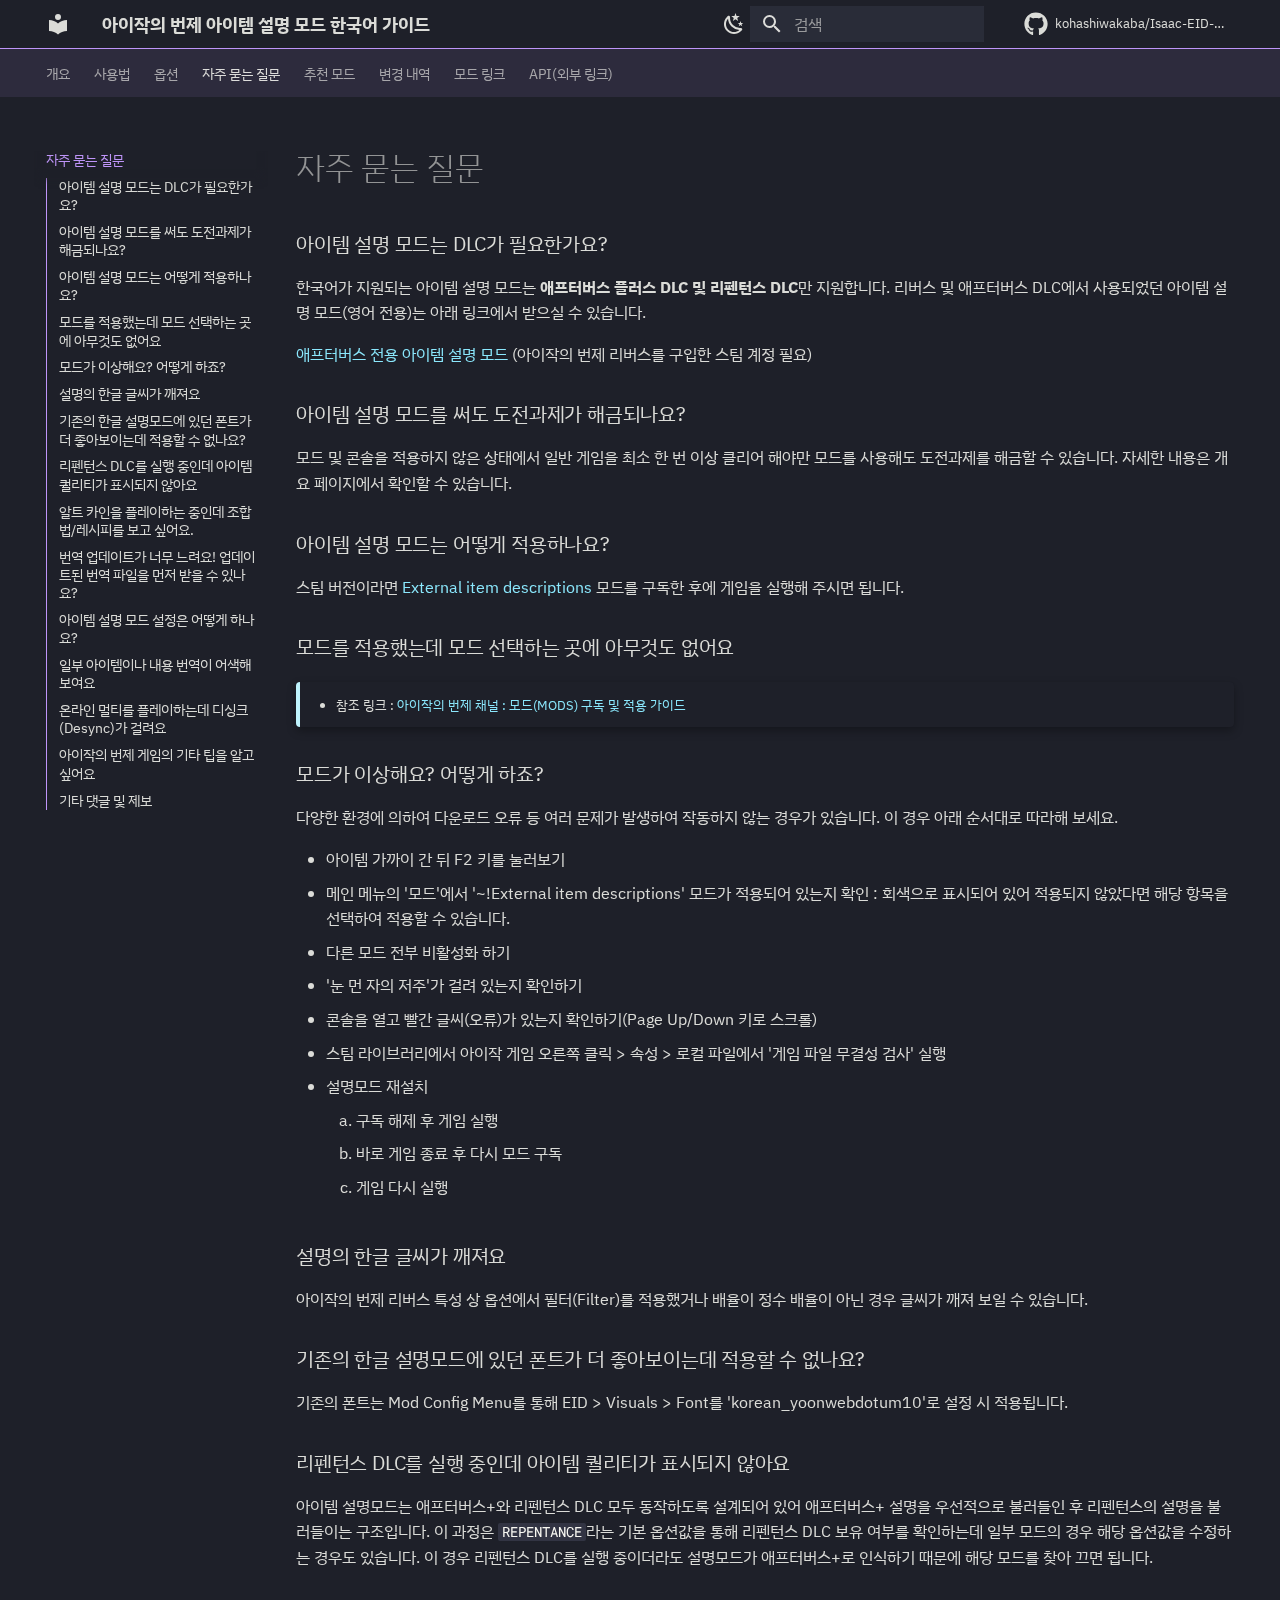
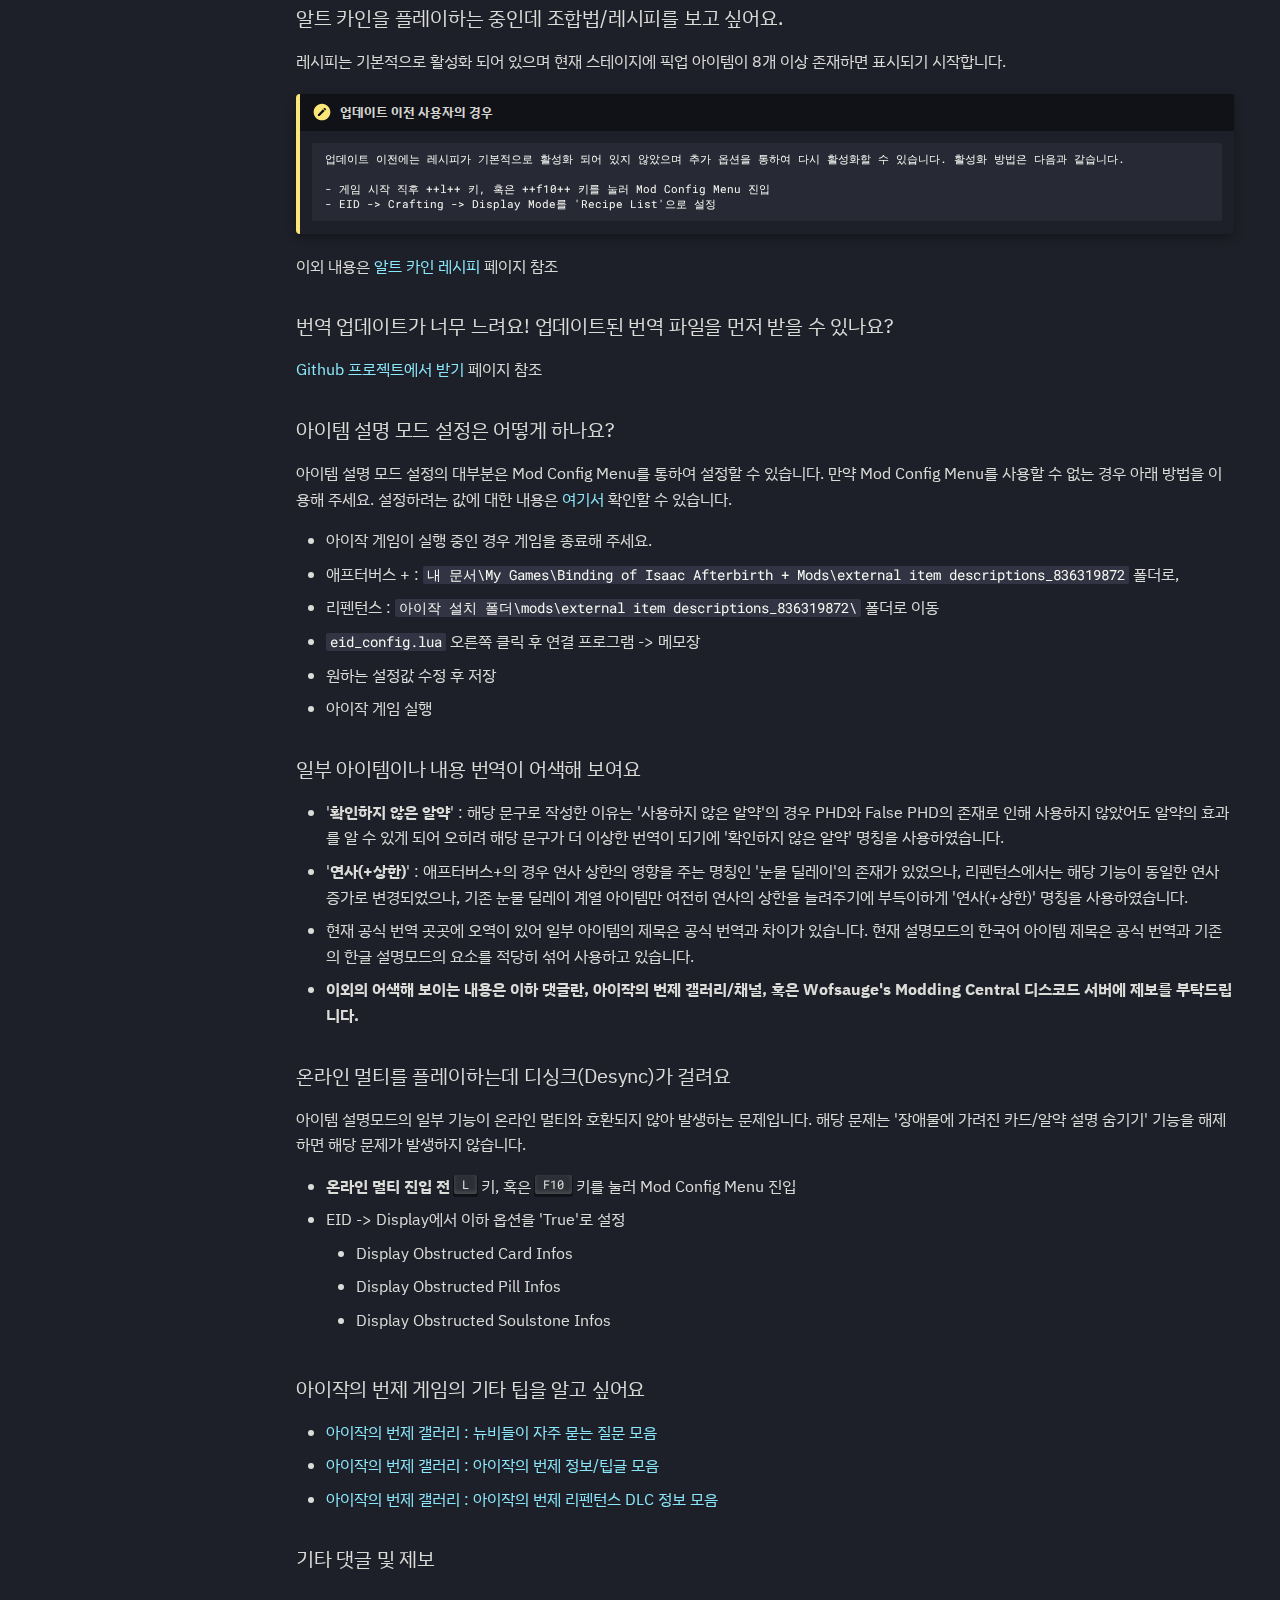
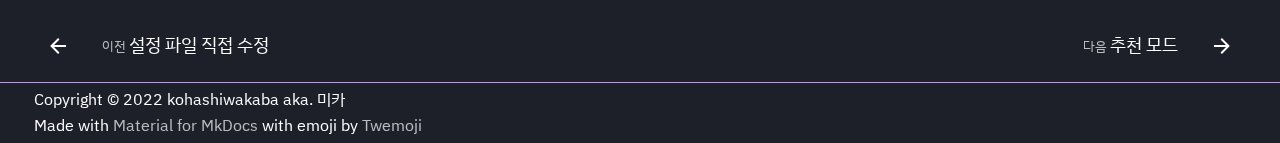
<file: faq/index.html>
<!doctype html>
<html lang="ko" class="no-js">
  <head>
    
      <meta charset="utf-8">
      <meta name="viewport" content="width=device-width,initial-scale=1">
      
      
        <meta name="author" content="kohashiwakaba">
      
      
      
        <link rel="prev" href="../config/lua/">
      
      
        <link rel="next" href="../recommended/">
      
      
      <link rel="icon" href="../assets/images/favicon.png">
      <meta name="generator" content="mkdocs-1.6.0, mkdocs-material-9.5.23">
    
    
      
        <title>자주 묻는 질문 - 아이작의 번제 아이템 설명 모드 한국어 가이드</title>
      
    
    
      <link rel="stylesheet" href="../assets/stylesheets/main.6543a935.min.css">
      
        
        <link rel="stylesheet" href="../assets/stylesheets/palette.06af60db.min.css">
      
      


    
    

      
    
<script src="../assets/pymdownx-extras/material-extra-theme-TVq-kNRT.js" type="text/javascript"></script>
<script src="../assets/pymdownx-extras/material-extra-3rdparty-E-i8w1WA.js" type="text/javascript"></script>

    
      
        
        
        <link rel="preconnect" href="https://fonts.gstatic.com" crossorigin>
        <link rel="stylesheet" href="https://fonts.googleapis.com/css?family=IBM+Plex+Sans+KR:300,300i,400,400i,700,700i%7CRoboto+Mono:400,400i,700,700i&display=fallback">
        <style>:root{--md-text-font:"IBM Plex Sans KR";--md-code-font:"Roboto Mono"}</style>
      
    
    
      <link rel="stylesheet" href="../css/pymdownx.css">
    
      <link rel="stylesheet" href="../css/wakaba.css">
    
      <link rel="stylesheet" href="../assets/pymdownx-extras/extra-fb5a2a1c86.css">
    
    <script>__md_scope=new URL("..",location),__md_hash=e=>[...e].reduce((e,_)=>(e<<5)-e+_.charCodeAt(0),0),__md_get=(e,_=localStorage,t=__md_scope)=>JSON.parse(_.getItem(t.pathname+"."+e)),__md_set=(e,_,t=localStorage,a=__md_scope)=>{try{t.setItem(a.pathname+"."+e,JSON.stringify(_))}catch(e){}}</script>
    
      

    
    
    
  </head>
  
  
    
    
    
    
    
    <body dir="ltr" data-md-color-scheme="dracula" data-md-color-primary="deep-purple" data-md-color-accent="deep-purple">
  
    
    <input class="md-toggle" data-md-toggle="drawer" type="checkbox" id="__drawer" autocomplete="off">
    <input class="md-toggle" data-md-toggle="search" type="checkbox" id="__search" autocomplete="off">
    <label class="md-overlay" for="__drawer"></label>
    <div data-md-component="skip">
      
        
        <a href="#dlc" class="md-skip">
          콘텐츠로 이동
        </a>
      
    </div>
    <div data-md-component="announce">
      
    </div>
    
    
      


<header class="md-header" data-md-component="header">
  <nav
    class="md-header__inner md-grid"
    aria-label="header.title"
  >
    <a
      href=".."
      title="아이작의 번제 아이템 설명 모드 한국어 가이드"
      class="md-header__button md-logo"
      aria-label="아이작의 번제 아이템 설명 모드 한국어 가이드"
    >
      
  
  <svg xmlns="http://www.w3.org/2000/svg" viewBox="0 0 24 24"><path d="M12 8a3 3 0 0 0 3-3 3 3 0 0 0-3-3 3 3 0 0 0-3 3 3 3 0 0 0 3 3m0 3.54C9.64 9.35 6.5 8 3 8v11c3.5 0 6.64 1.35 9 3.54 2.36-2.19 5.5-3.54 9-3.54V8c-3.5 0-6.64 1.35-9 3.54Z"/></svg>

    </a>
    <label class="md-header__button md-icon" for="__drawer">
      <svg xmlns="http://www.w3.org/2000/svg" viewBox="0 0 24 24"><path d="M3 6h18v2H3V6m0 5h18v2H3v-2m0 5h18v2H3v-2Z"/></svg>
    </label>
    <div class="md-header__title" data-md-component="header-title">
      <div class="md-header__ellipsis">
        <div class="md-header__topic">
          <span class="md-ellipsis">
            아이작의 번제 아이템 설명 모드 한국어 가이드
          </span>
        </div>
        <div class="md-header__topic" data-md-component="header-topic">
          <span class="md-ellipsis">
            
              자주 묻는 질문
            
          </span>
        </div>
      </div>
    </div>
    <div class="md-header__options">
      <div class="md-header-nav__scheme md-header-nav__button md-source__icon md-icon">
          <a
            href="javascript:toggleScheme();"
            title="Light mode"
            class="light-mode"
          >
          
          <svg xmlns="http://www.w3.org/2000/svg" viewBox="0 0 24 24"><path d="M12 7a5 5 0 0 1 5 5 5 5 0 0 1-5 5 5 5 0 0 1-5-5 5 5 0 0 1 5-5m0 2a3 3 0 0 0-3 3 3 3 0 0 0 3 3 3 3 0 0 0 3-3 3 3 0 0 0-3-3m0-7 2.39 3.42C13.65 5.15 12.84 5 12 5c-.84 0-1.65.15-2.39.42L12 2M3.34 7l4.16-.35A7.2 7.2 0 0 0 5.94 8.5c-.44.74-.69 1.5-.83 2.29L3.34 7m.02 10 1.76-3.77a7.131 7.131 0 0 0 2.38 4.14L3.36 17M20.65 7l-1.77 3.79a7.023 7.023 0 0 0-2.38-4.15l4.15.36m-.01 10-4.14.36c.59-.51 1.12-1.14 1.54-1.86.42-.73.69-1.5.83-2.29L20.64 17M12 22l-2.41-3.44c.74.27 1.55.44 2.41.44.82 0 1.63-.17 2.37-.44L12 22Z"/></svg>
          </a>
          <a
            href="javascript:toggleScheme();"
            title="Dark mode"
            class="dark-mode"
          >
          
          <svg xmlns="http://www.w3.org/2000/svg" viewBox="0 0 24 24"><path d="m17.75 4.09-2.53 1.94.91 3.06-2.63-1.81-2.63 1.81.91-3.06-2.53-1.94L12.44 4l1.06-3 1.06 3 3.19.09m3.5 6.91-1.64 1.25.59 1.98-1.7-1.17-1.7 1.17.59-1.98L15.75 11l2.06-.05L18.5 9l.69 1.95 2.06.05m-2.28 4.95c.83-.08 1.72 1.1 1.19 1.85-.32.45-.66.87-1.08 1.27C15.17 23 8.84 23 4.94 19.07c-3.91-3.9-3.91-10.24 0-14.14.4-.4.82-.76 1.27-1.08.75-.53 1.93.36 1.85 1.19-.27 2.86.69 5.83 2.89 8.02a9.96 9.96 0 0 0 8.02 2.89m-1.64 2.02a12.08 12.08 0 0 1-7.8-3.47c-2.17-2.19-3.33-5-3.49-7.82-2.81 3.14-2.7 7.96.31 10.98 3.02 3.01 7.84 3.12 10.98.31Z"/></svg>
          </a>
          <a
            href="javascript:toggleScheme();"
            title="System preference"
            class="system-mode"
          >
          
          <svg xmlns="http://www.w3.org/2000/svg" viewBox="0 0 24 24"><path d="M7.5 2c-1.79 1.15-3 3.18-3 5.5s1.21 4.35 3.03 5.5C4.46 13 2 10.54 2 7.5A5.5 5.5 0 0 1 7.5 2m11.57 1.5 1.43 1.43L4.93 20.5 3.5 19.07 19.07 3.5m-6.18 2.43L11.41 5 9.97 6l.42-1.7L9 3.24l1.75-.12.58-1.65L12 3.1l1.73.03-1.35 1.13.51 1.67m-3.3 3.61-1.16-.73-1.12.78.34-1.32-1.09-.83 1.36-.09.45-1.29.51 1.27 1.36.03-1.05.87.4 1.31M19 13.5a5.5 5.5 0 0 1-5.5 5.5c-1.22 0-2.35-.4-3.26-1.07l7.69-7.69c.67.91 1.07 2.04 1.07 3.26m-4.4 6.58 2.77-1.15-.24 3.35-2.53-2.2m4.33-2.7 1.15-2.77 2.2 2.54-3.35.23m1.15-4.96-1.14-2.78 3.34.24-2.2 2.54M9.63 18.93l2.77 1.15-2.53 2.19-.24-3.34Z"/></svg>
          </a>
           <a
            href="javascript:toggleScheme();"
            title="Unknown scheme"
            class="unknown-mode"
          >
          
          <svg xmlns="http://www.w3.org/2000/svg" viewBox="0 0 24 24"><path d="m15.07 11.25-.9.92C13.45 12.89 13 13.5 13 15h-2v-.5c0-1.11.45-2.11 1.17-2.83l1.24-1.26c.37-.36.59-.86.59-1.41a2 2 0 0 0-2-2 2 2 0 0 0-2 2H8a4 4 0 0 1 4-4 4 4 0 0 1 4 4 3.2 3.2 0 0 1-.93 2.25M13 19h-2v-2h2M12 2A10 10 0 0 0 2 12a10 10 0 0 0 10 10 10 10 0 0 0 10-10c0-5.53-4.5-10-10-10Z"/></svg>
          </a>
      </div>
    </div>
    
      <label class="md-header__button md-icon" for="__search">
        <svg xmlns="http://www.w3.org/2000/svg" viewBox="0 0 24 24"><path d="M9.5 3A6.5 6.5 0 0 1 16 9.5c0 1.61-.59 3.09-1.56 4.23l.27.27h.79l5 5-1.5 1.5-5-5v-.79l-.27-.27A6.516 6.516 0 0 1 9.5 16 6.5 6.5 0 0 1 3 9.5 6.5 6.5 0 0 1 9.5 3m0 2C7 5 5 7 5 9.5S7 14 9.5 14 14 12 14 9.5 12 5 9.5 5Z"/></svg>
      </label>
      <div class="md-search" data-md-component="search" role="dialog">
  <label class="md-search__overlay" for="__search"></label>
  <div class="md-search__inner" role="search">
    <form class="md-search__form" name="search">
      <input type="text" class="md-search__input" name="query" aria-label="검색" placeholder="검색" autocapitalize="off" autocorrect="off" autocomplete="off" spellcheck="false" data-md-component="search-query" required>
      <label class="md-search__icon md-icon" for="__search">
        
        <svg xmlns="http://www.w3.org/2000/svg" viewBox="0 0 24 24"><path d="M9.5 3A6.5 6.5 0 0 1 16 9.5c0 1.61-.59 3.09-1.56 4.23l.27.27h.79l5 5-1.5 1.5-5-5v-.79l-.27-.27A6.516 6.516 0 0 1 9.5 16 6.5 6.5 0 0 1 3 9.5 6.5 6.5 0 0 1 9.5 3m0 2C7 5 5 7 5 9.5S7 14 9.5 14 14 12 14 9.5 12 5 9.5 5Z"/></svg>
        
        <svg xmlns="http://www.w3.org/2000/svg" viewBox="0 0 24 24"><path d="M20 11v2H8l5.5 5.5-1.42 1.42L4.16 12l7.92-7.92L13.5 5.5 8 11h12Z"/></svg>
      </label>
      <nav class="md-search__options" aria-label="검색">
        
        <button type="reset" class="md-search__icon md-icon" title="지우기" aria-label="지우기" tabindex="-1">
          
          <svg xmlns="http://www.w3.org/2000/svg" viewBox="0 0 24 24"><path d="M19 6.41 17.59 5 12 10.59 6.41 5 5 6.41 10.59 12 5 17.59 6.41 19 12 13.41 17.59 19 19 17.59 13.41 12 19 6.41Z"/></svg>
        </button>
      </nav>
      
    </form>
    <div class="md-search__output">
      <div class="md-search__scrollwrap" data-md-scrollfix>
        <div class="md-search-result" data-md-component="search-result">
          <div class="md-search-result__meta">
            검색 초기화
          </div>
          <ol class="md-search-result__list" role="presentation"></ol>
        </div>
      </div>
    </div>
  </div>
</div>
    
    
      <div class="md-header__source">
        <a href="https://github.com/kohashiwakaba/Isaac-EID-Korean-Guide" title="저장소로 이동" class="md-source" data-md-component="source">
  <div class="md-source__icon md-icon">
    
    <svg xmlns="http://www.w3.org/2000/svg" viewBox="0 0 496 512"><!--! Font Awesome Free 6.5.2 by @fontawesome - https://fontawesome.com License - https://fontawesome.com/license/free (Icons: CC BY 4.0, Fonts: SIL OFL 1.1, Code: MIT License) Copyright 2024 Fonticons, Inc.--><path d="M165.9 397.4c0 2-2.3 3.6-5.2 3.6-3.3.3-5.6-1.3-5.6-3.6 0-2 2.3-3.6 5.2-3.6 3-.3 5.6 1.3 5.6 3.6zm-31.1-4.5c-.7 2 1.3 4.3 4.3 4.9 2.6 1 5.6 0 6.2-2s-1.3-4.3-4.3-5.2c-2.6-.7-5.5.3-6.2 2.3zm44.2-1.7c-2.9.7-4.9 2.6-4.6 4.9.3 2 2.9 3.3 5.9 2.6 2.9-.7 4.9-2.6 4.6-4.6-.3-1.9-3-3.2-5.9-2.9zM244.8 8C106.1 8 0 113.3 0 252c0 110.9 69.8 205.8 169.5 239.2 12.8 2.3 17.3-5.6 17.3-12.1 0-6.2-.3-40.4-.3-61.4 0 0-70 15-84.7-29.8 0 0-11.4-29.1-27.8-36.6 0 0-22.9-15.7 1.6-15.4 0 0 24.9 2 38.6 25.8 21.9 38.6 58.6 27.5 72.9 20.9 2.3-16 8.8-27.1 16-33.7-55.9-6.2-112.3-14.3-112.3-110.5 0-27.5 7.6-41.3 23.6-58.9-2.6-6.5-11.1-33.3 2.6-67.9 20.9-6.5 69 27 69 27 20-5.6 41.5-8.5 62.8-8.5s42.8 2.9 62.8 8.5c0 0 48.1-33.6 69-27 13.7 34.7 5.2 61.4 2.6 67.9 16 17.7 25.8 31.5 25.8 58.9 0 96.5-58.9 104.2-114.8 110.5 9.2 7.9 17 22.9 17 46.4 0 33.7-.3 75.4-.3 83.6 0 6.5 4.6 14.4 17.3 12.1C428.2 457.8 496 362.9 496 252 496 113.3 383.5 8 244.8 8zM97.2 352.9c-1.3 1-1 3.3.7 5.2 1.6 1.6 3.9 2.3 5.2 1 1.3-1 1-3.3-.7-5.2-1.6-1.6-3.9-2.3-5.2-1zm-10.8-8.1c-.7 1.3.3 2.9 2.3 3.9 1.6 1 3.6.7 4.3-.7.7-1.3-.3-2.9-2.3-3.9-2-.6-3.6-.3-4.3.7zm32.4 35.6c-1.6 1.3-1 4.3 1.3 6.2 2.3 2.3 5.2 2.6 6.5 1 1.3-1.3.7-4.3-1.3-6.2-2.2-2.3-5.2-2.6-6.5-1zm-11.4-14.7c-1.6 1-1.6 3.6 0 5.9 1.6 2.3 4.3 3.3 5.6 2.3 1.6-1.3 1.6-3.9 0-6.2-1.4-2.3-4-3.3-5.6-2z"/></svg>
  </div>
  <div class="md-source__repository">
    kohashiwakaba/Isaac-EID-Korean-Guide
  </div>
</a>
      </div>
    
  </nav>
</header>
    
    <div class="md-container" data-md-component="container">
      
      
        
          
            
<nav class="md-tabs" aria-label="탭" data-md-component="tabs">
  <div class="md-grid">
    <ul class="md-tabs__list">
      
        
  
  
  
    <li class="md-tabs__item">
      <a href=".." class="md-tabs__link">
        
  
    
  
  개요

      </a>
    </li>
  

      
        
  
  
  
    
    
      <li class="md-tabs__item">
        <a href="../howto/basic/" class="md-tabs__link">
          
  
  사용법

        </a>
      </li>
    
  

      
        
  
  
  
    
    
      <li class="md-tabs__item">
        <a href="../config/configmenu/" class="md-tabs__link">
          
  
  옵션

        </a>
      </li>
    
  

      
        
  
  
    
  
  
    <li class="md-tabs__item md-tabs__item--active">
      <a href="./" class="md-tabs__link">
        
  
    
  
  자주 묻는 질문

      </a>
    </li>
  

      
        
  
  
  
    <li class="md-tabs__item">
      <a href="../recommended/" class="md-tabs__link">
        
  
    
  
  추천 모드

      </a>
    </li>
  

      
        
  
  
  
    <li class="md-tabs__item">
      <a href="../changelog/" class="md-tabs__link">
        
  
    
  
  변경 내역

      </a>
    </li>
  

      
        
  
  
  
    <li class="md-tabs__item">
      <a href="https://steamcommunity.com/sharedfiles/filedetails/?id=836319872" class="md-tabs__link">
        
  
    
  
  모드 링크

      </a>
    </li>
  

      
        
  
  
  
    <li class="md-tabs__item">
      <a href="https://github.com/wofsauge/External-Item-Descriptions/wiki" class="md-tabs__link">
        
  
    
  
  API(외부 링크)

      </a>
    </li>
  

      
    </ul>
  </div>
</nav>
          
        
      
      <main class="md-main" data-md-component="main">
        <div class="md-main__inner md-grid">
          
            
              
              <div class="md-sidebar md-sidebar--primary" data-md-component="sidebar" data-md-type="navigation" >
                <div class="md-sidebar__scrollwrap">
                  <div class="md-sidebar__inner">
                    


  


  

<nav class="md-nav md-nav--primary md-nav--lifted md-nav--integrated" aria-label="네비게이션" data-md-level="0">
  <label class="md-nav__title" for="__drawer">
    <a href=".." title="아이작의 번제 아이템 설명 모드 한국어 가이드" class="md-nav__button md-logo" aria-label="아이작의 번제 아이템 설명 모드 한국어 가이드" data-md-component="logo">
      
  
  <svg xmlns="http://www.w3.org/2000/svg" viewBox="0 0 24 24"><path d="M12 8a3 3 0 0 0 3-3 3 3 0 0 0-3-3 3 3 0 0 0-3 3 3 3 0 0 0 3 3m0 3.54C9.64 9.35 6.5 8 3 8v11c3.5 0 6.64 1.35 9 3.54 2.36-2.19 5.5-3.54 9-3.54V8c-3.5 0-6.64 1.35-9 3.54Z"/></svg>

    </a>
    아이작의 번제 아이템 설명 모드 한국어 가이드
  </label>
  
    <div class="md-nav__source">
      <a href="https://github.com/kohashiwakaba/Isaac-EID-Korean-Guide" title="저장소로 이동" class="md-source" data-md-component="source">
  <div class="md-source__icon md-icon">
    
    <svg xmlns="http://www.w3.org/2000/svg" viewBox="0 0 496 512"><!--! Font Awesome Free 6.5.2 by @fontawesome - https://fontawesome.com License - https://fontawesome.com/license/free (Icons: CC BY 4.0, Fonts: SIL OFL 1.1, Code: MIT License) Copyright 2024 Fonticons, Inc.--><path d="M165.9 397.4c0 2-2.3 3.6-5.2 3.6-3.3.3-5.6-1.3-5.6-3.6 0-2 2.3-3.6 5.2-3.6 3-.3 5.6 1.3 5.6 3.6zm-31.1-4.5c-.7 2 1.3 4.3 4.3 4.9 2.6 1 5.6 0 6.2-2s-1.3-4.3-4.3-5.2c-2.6-.7-5.5.3-6.2 2.3zm44.2-1.7c-2.9.7-4.9 2.6-4.6 4.9.3 2 2.9 3.3 5.9 2.6 2.9-.7 4.9-2.6 4.6-4.6-.3-1.9-3-3.2-5.9-2.9zM244.8 8C106.1 8 0 113.3 0 252c0 110.9 69.8 205.8 169.5 239.2 12.8 2.3 17.3-5.6 17.3-12.1 0-6.2-.3-40.4-.3-61.4 0 0-70 15-84.7-29.8 0 0-11.4-29.1-27.8-36.6 0 0-22.9-15.7 1.6-15.4 0 0 24.9 2 38.6 25.8 21.9 38.6 58.6 27.5 72.9 20.9 2.3-16 8.8-27.1 16-33.7-55.9-6.2-112.3-14.3-112.3-110.5 0-27.5 7.6-41.3 23.6-58.9-2.6-6.5-11.1-33.3 2.6-67.9 20.9-6.5 69 27 69 27 20-5.6 41.5-8.5 62.8-8.5s42.8 2.9 62.8 8.5c0 0 48.1-33.6 69-27 13.7 34.7 5.2 61.4 2.6 67.9 16 17.7 25.8 31.5 25.8 58.9 0 96.5-58.9 104.2-114.8 110.5 9.2 7.9 17 22.9 17 46.4 0 33.7-.3 75.4-.3 83.6 0 6.5 4.6 14.4 17.3 12.1C428.2 457.8 496 362.9 496 252 496 113.3 383.5 8 244.8 8zM97.2 352.9c-1.3 1-1 3.3.7 5.2 1.6 1.6 3.9 2.3 5.2 1 1.3-1 1-3.3-.7-5.2-1.6-1.6-3.9-2.3-5.2-1zm-10.8-8.1c-.7 1.3.3 2.9 2.3 3.9 1.6 1 3.6.7 4.3-.7.7-1.3-.3-2.9-2.3-3.9-2-.6-3.6-.3-4.3.7zm32.4 35.6c-1.6 1.3-1 4.3 1.3 6.2 2.3 2.3 5.2 2.6 6.5 1 1.3-1.3.7-4.3-1.3-6.2-2.2-2.3-5.2-2.6-6.5-1zm-11.4-14.7c-1.6 1-1.6 3.6 0 5.9 1.6 2.3 4.3 3.3 5.6 2.3 1.6-1.3 1.6-3.9 0-6.2-1.4-2.3-4-3.3-5.6-2z"/></svg>
  </div>
  <div class="md-source__repository">
    kohashiwakaba/Isaac-EID-Korean-Guide
  </div>
</a>
    </div>
  
  <ul class="md-nav__list" data-md-scrollfix>
    
      
      
  
  
  
  
    <li class="md-nav__item">
      <a href=".." class="md-nav__link">
        
  
  <span class="md-ellipsis">
    개요
  </span>
  

      </a>
    </li>
  

    
      
      
  
  
  
  
    
    
    
      
      
        
      
    
    
    <li class="md-nav__item md-nav__item--nested">
      
        
        
          
        
        <input class="md-nav__toggle md-toggle md-toggle--indeterminate" type="checkbox" id="__nav_2" >
        
          
          <label class="md-nav__link" for="__nav_2" id="__nav_2_label" tabindex="0">
            
  
  <span class="md-ellipsis">
    사용법
  </span>
  

            <span class="md-nav__icon md-icon"></span>
          </label>
        
        <nav class="md-nav" data-md-level="1" aria-labelledby="__nav_2_label" aria-expanded="false">
          <label class="md-nav__title" for="__nav_2">
            <span class="md-nav__icon md-icon"></span>
            사용법
          </label>
          <ul class="md-nav__list" data-md-scrollfix>
            
              
                
  
  
  
  
    <li class="md-nav__item">
      <a href="../howto/basic/" class="md-nav__link">
        
  
  <span class="md-ellipsis">
    기본 사용법
  </span>
  

      </a>
    </li>
  

              
            
              
                
  
  
  
  
    <li class="md-nav__item">
      <a href="../howto/advanced/" class="md-nav__link">
        
  
  <span class="md-ellipsis">
    다른 아이템과의 시너지
  </span>
  

      </a>
    </li>
  

              
            
              
                
  
  
  
  
    <li class="md-nav__item">
      <a href="../howto/reminder/" class="md-nav__link">
        
  
  <span class="md-ellipsis">
    리마인더
  </span>
  

      </a>
    </li>
  

              
            
              
                
  
  
  
  
    <li class="md-nav__item">
      <a href="../howto/crafting/" class="md-nav__link">
        
  
  <span class="md-ellipsis">
    알트 카인 레시피
  </span>
  

      </a>
    </li>
  

              
            
              
                
  
  
  
  
    <li class="md-nav__item">
      <a href="../howto/repentogon/" class="md-nav__link">
        
  
  <span class="md-ellipsis">
    REPENTOGON
  </span>
  

      </a>
    </li>
  

              
            
              
                
  
  
  
  
    <li class="md-nav__item">
      <a href="../howto/update-from-github/" class="md-nav__link">
        
  
  <span class="md-ellipsis">
    Github에서 바로 업데이트
  </span>
  

      </a>
    </li>
  

              
            
          </ul>
        </nav>
      
    </li>
  

    
      
      
  
  
  
  
    
    
    
      
      
        
      
    
    
    <li class="md-nav__item md-nav__item--nested">
      
        
        
          
        
        <input class="md-nav__toggle md-toggle md-toggle--indeterminate" type="checkbox" id="__nav_3" >
        
          
          <label class="md-nav__link" for="__nav_3" id="__nav_3_label" tabindex="0">
            
  
  <span class="md-ellipsis">
    옵션
  </span>
  

            <span class="md-nav__icon md-icon"></span>
          </label>
        
        <nav class="md-nav" data-md-level="1" aria-labelledby="__nav_3_label" aria-expanded="false">
          <label class="md-nav__title" for="__nav_3">
            <span class="md-nav__icon md-icon"></span>
            옵션
          </label>
          <ul class="md-nav__list" data-md-scrollfix>
            
              
                
  
  
  
  
    <li class="md-nav__item">
      <a href="../config/configmenu/" class="md-nav__link">
        
  
  <span class="md-ellipsis">
    주요 옵션
  </span>
  

      </a>
    </li>
  

              
            
              
                
  
  
  
  
    <li class="md-nav__item">
      <a href="../config/lua/" class="md-nav__link">
        
  
  <span class="md-ellipsis">
    설정 파일 직접 수정
  </span>
  

      </a>
    </li>
  

              
            
          </ul>
        </nav>
      
    </li>
  

    
      
      
  
  
    
  
  
  
    <li class="md-nav__item md-nav__item--active">
      
      <input class="md-nav__toggle md-toggle" type="checkbox" id="__toc">
      
      
      
        <label class="md-nav__link md-nav__link--active" for="__toc">
          
  
  <span class="md-ellipsis">
    자주 묻는 질문
  </span>
  

          <span class="md-nav__icon md-icon"></span>
        </label>
      
      <a href="./" class="md-nav__link md-nav__link--active">
        
  
  <span class="md-ellipsis">
    자주 묻는 질문
  </span>
  

      </a>
      
        

<nav class="md-nav md-nav--secondary" aria-label="목차">
  
  
  
  
    <label class="md-nav__title" for="__toc">
      <span class="md-nav__icon md-icon"></span>
      목차
    </label>
    <ul class="md-nav__list" data-md-component="toc" data-md-scrollfix>
      
        <li class="md-nav__item">
  <a href="#dlc" class="md-nav__link">
    <span class="md-ellipsis">
      아이템 설명 모드는 DLC가 필요한가요?
    </span>
  </a>
  
</li>
      
        <li class="md-nav__item">
  <a href="#_1" class="md-nav__link">
    <span class="md-ellipsis">
      아이템 설명 모드를 써도 도전과제가 해금되나요?
    </span>
  </a>
  
</li>
      
        <li class="md-nav__item">
  <a href="#_2" class="md-nav__link">
    <span class="md-ellipsis">
      아이템 설명 모드는 어떻게 적용하나요?
    </span>
  </a>
  
</li>
      
        <li class="md-nav__item">
  <a href="#_3" class="md-nav__link">
    <span class="md-ellipsis">
      모드를 적용했는데 모드 선택하는 곳에 아무것도 없어요
    </span>
  </a>
  
</li>
      
        <li class="md-nav__item">
  <a href="#_4" class="md-nav__link">
    <span class="md-ellipsis">
      모드가 이상해요? 어떻게 하죠?
    </span>
  </a>
  
</li>
      
        <li class="md-nav__item">
  <a href="#_5" class="md-nav__link">
    <span class="md-ellipsis">
      설명의 한글 글씨가 깨져요
    </span>
  </a>
  
</li>
      
        <li class="md-nav__item">
  <a href="#_6" class="md-nav__link">
    <span class="md-ellipsis">
      기존의 한글 설명모드에 있던 폰트가 더 좋아보이는데 적용할 수 없나요?
    </span>
  </a>
  
</li>
      
        <li class="md-nav__item">
  <a href="#dlc_1" class="md-nav__link">
    <span class="md-ellipsis">
      리펜턴스 DLC를 실행 중인데 아이템 퀄리티가 표시되지 않아요
    </span>
  </a>
  
</li>
      
        <li class="md-nav__item">
  <a href="#_7" class="md-nav__link">
    <span class="md-ellipsis">
      알트 카인을 플레이하는 중인데 조합법/레시피를 보고 싶어요.
    </span>
  </a>
  
</li>
      
        <li class="md-nav__item">
  <a href="#_8" class="md-nav__link">
    <span class="md-ellipsis">
      번역 업데이트가 너무 느려요! 업데이트된 번역 파일을 먼저 받을 수 있나요?
    </span>
  </a>
  
</li>
      
        <li class="md-nav__item">
  <a href="#_9" class="md-nav__link">
    <span class="md-ellipsis">
      아이템 설명 모드 설정은 어떻게 하나요?
    </span>
  </a>
  
</li>
      
        <li class="md-nav__item">
  <a href="#_10" class="md-nav__link">
    <span class="md-ellipsis">
      일부 아이템이나 내용 번역이 어색해 보여요
    </span>
  </a>
  
</li>
      
        <li class="md-nav__item">
  <a href="#desync" class="md-nav__link">
    <span class="md-ellipsis">
      온라인 멀티를 플레이하는데 디싱크(Desync)가 걸려요
    </span>
  </a>
  
</li>
      
        <li class="md-nav__item">
  <a href="#_11" class="md-nav__link">
    <span class="md-ellipsis">
      아이작의 번제 게임의 기타 팁을 알고 싶어요
    </span>
  </a>
  
</li>
      
        <li class="md-nav__item">
  <a href="#_12" class="md-nav__link">
    <span class="md-ellipsis">
      기타 댓글 및 제보
    </span>
  </a>
  
</li>
      
    </ul>
  
</nav>
      
    </li>
  

    
      
      
  
  
  
  
    <li class="md-nav__item">
      <a href="../recommended/" class="md-nav__link">
        
  
  <span class="md-ellipsis">
    추천 모드
  </span>
  

      </a>
    </li>
  

    
      
      
  
  
  
  
    <li class="md-nav__item">
      <a href="../changelog/" class="md-nav__link">
        
  
  <span class="md-ellipsis">
    변경 내역
  </span>
  

      </a>
    </li>
  

    
      
      
  
  
  
  
    <li class="md-nav__item">
      <a href="https://steamcommunity.com/sharedfiles/filedetails/?id=836319872" class="md-nav__link">
        
  
  <span class="md-ellipsis">
    모드 링크
  </span>
  

      </a>
    </li>
  

    
      
      
  
  
  
  
    <li class="md-nav__item">
      <a href="https://github.com/wofsauge/External-Item-Descriptions/wiki" class="md-nav__link">
        
  
  <span class="md-ellipsis">
    API(외부 링크)
  </span>
  

      </a>
    </li>
  

    
  </ul>
</nav>
                  </div>
                </div>
              </div>
            
            
          
          
            <div class="md-content" data-md-component="content">
              <article class="md-content__inner md-typeset">
                
  
                  

  
  


  <h1>자주 묻는 질문</h1>

<h3 id="dlc">아이템 설명 모드는 DLC가 필요한가요?</h3>
<p>한국어가 지원되는 아이템 설명 모드는 <strong>애프터버스 플러스 DLC 및 리펜턴스 DLC</strong>만 지원합니다. 리버스 및 애프터버스 DLC에서  사용되었던 아이템 설명 모드(영어 전용)는 아래 링크에서 받으실 수 있습니다.</p>
<p><a href="https://moddingofisaac.com/mod/1079/external-item-descriptions">애프터버스 전용 아이템 설명 모드</a> (아이작의 번제 리버스를 구입한 스팀 계정 필요)</p>
<h3 id="_1">아이템 설명 모드를 써도 도전과제가 해금되나요?</h3>
<p>모드 및 콘솔을 적용하지 않은 상태에서 일반 게임을 최소 한 번 이상 클리어 해야만 모드를 사용해도 도전과제를 해금할 수 있습니다. 자세한 내용은 개요 페이지에서 확인할 수 있습니다.</p>
<h3 id="_2">아이템 설명 모드는 어떻게 적용하나요?</h3>
<p>스팀 버전이라면 <a href="https://steamcommunity.com/sharedfiles/filedetails/?id=836319872">External item descriptions</a> 모드를 구독한 후에 게임을 실행해 주시면 됩니다.</p>
<h3 id="_3">모드를 적용했는데 모드 선택하는 곳에 아무것도 없어요</h3>
<div class="admonition info">
<ul>
<li>참조 링크 : <a href="https://arca.live/b/isaac/19390658">아이작의 번제 채널 : 모드(MODS) 구독 및 적용 가이드</a></li>
</ul>
</div>
<h3 id="_4">모드가 이상해요? 어떻게 하죠?</h3>
<p>다양한 환경에 의하여 다운로드 오류 등 여러 문제가 발생하여 작동하지 않는 경우가 있습니다. 이 경우 아래 순서대로 따라해 보세요.</p>
<ul>
<li>아이템 가까이 간 뒤 F2 키를 눌러보기</li>
<li>메인 메뉴의 '모드'에서 '~!External item descriptions' 모드가 적용되어 있는지 확인 : 회색으로 표시되어 있어 적용되지 않았다면 해당 항목을 선택하여 적용할 수 있습니다.</li>
<li>다른 모드 전부 비활성화 하기</li>
<li>'눈 먼 자의 저주'가 걸려 있는지 확인하기</li>
<li>콘솔을 열고 빨간 글씨(오류)가 있는지 확인하기(Page Up/Down 키로 스크롤)</li>
<li>스팀 라이브러리에서 아이작 게임 오른쪽 클릭 &gt; 속성 &gt; 로컬 파일에서 '게임 파일 무결성 검사' 실행</li>
<li>
<p>설명모드 재설치</p>
<ol>
<li>구독 해제 후 게임 실행</li>
<li>바로 게임 종료 후 다시 모드 구독</li>
<li>게임 다시 실행</li>
</ol>
</li>
</ul>
<h3 id="_5">설명의 한글 글씨가 깨져요</h3>
<p>아이작의 번제 리버스 특성 상 옵션에서 필터(Filter)를 적용했거나 배율이 정수 배율이 아닌 경우 글씨가 깨져 보일 수 있습니다.</p>
<h3 id="_6">기존의 한글 설명모드에 있던 폰트가 더 좋아보이는데 적용할 수 없나요?</h3>
<p>기존의 폰트는 Mod Config Menu를 통해 EID &gt; Visuals &gt; Font를 'korean_yoonwebdotum10'로 설정 시 적용됩니다.</p>
<h3 id="dlc_1">리펜턴스 DLC를 실행 중인데 아이템 퀄리티가 표시되지 않아요</h3>
<p>아이템 설명모드는 애프터버스+와 리펜턴스 DLC 모두 동작하도록 설계되어 있어 애프터버스+ 설명을 우선적으로 불러들인 후 리펜턴스의 설명을 불러들이는 구조입니다. 이 과정은 <code>REPENTANCE</code>라는 기본 옵션값을 통해 리펜턴스 DLC 보유 여부를 확인하는데 일부 모드의 경우 해당 옵션값을 수정하는 경우도 있습니다. 이 경우 리펜턴스 DLC를 실행 중이더라도 설명모드가 애프터버스+로 인식하기 때문에 해당 모드를 찾아 끄면 됩니다.</p>
<h3 id="_7">알트 카인을 플레이하는 중인데 조합법/레시피를 보고 싶어요.</h3>
<p>레시피는 기본적으로 활성화 되어 있으며 현재 스테이지에 픽업 아이템이 8개 이상 존재하면 표시되기 시작합니다.</p>
<div class="admonition note">
<p class="admonition-title">업데이트 이전 사용자의 경우</p>
<div class="highlight"><pre><span></span><code>업데이트 이전에는 레시피가 기본적으로 활성화 되어 있지 않았으며 추가 옵션을 통하여 다시 활성화할 수 있습니다. 활성화 방법은 다음과 같습니다.

- 게임 시작 직후 ++l++ 키, 혹은 ++f10++ 키를 눌러 Mod Config Menu 진입
- EID -&gt; Crafting -&gt; Display Mode를 &#39;Recipe List&#39;으로 설정
</code></pre></div>
</div>
<p>이외 내용은 <a href="../howto/crafting/">알트 카인 레시피</a> 페이지 참조</p>
<h3 id="_8">번역 업데이트가 너무 느려요! 업데이트된 번역 파일을 먼저 받을 수 있나요?</h3>
<p><a href="../howto/update-from-github/">Github 프로젝트에서 받기</a> 페이지 참조</p>
<h3 id="_9">아이템 설명 모드 설정은 어떻게 하나요?</h3>
<p>아이템 설명 모드 설정의 대부분은 Mod Config Menu를 통하여 설정할 수 있습니다. 만약 Mod Config Menu를 사용할 수 없는 경우 아래 방법을 이용해 주세요. 설정하려는 값에 대한 내용은 <a href="../config/lua/">여기서</a> 확인할 수 있습니다.</p>
<ul>
<li>아이작 게임이 실행 중인 경우 게임을 종료해 주세요.</li>
<li>애프터버스 + : <code>내 문서\My Games\Binding of Isaac Afterbirth + Mods\external item descriptions_836319872</code> 폴더로,</li>
<li>리펜턴스 : <code>아이작 설치 폴더\mods\external item descriptions_836319872\</code> 폴더로 이동</li>
<li><code>eid_config.lua</code> 오른쪽 클릭 후 연결 프로그램 -&gt; 메모장</li>
<li>원하는 설정값 수정 후 저장</li>
<li>아이작 게임 실행</li>
</ul>
<h3 id="_10">일부 아이템이나 내용 번역이 어색해 보여요</h3>
<ul>
<li>'<strong>확인하지 않은 알약</strong>' : 해당 문구로 작성한 이유는 '사용하지 않은 알약'의 경우 PHD와 False PHD의 존재로 인해 사용하지 않았어도 알약의 효과를 알 수 있게 되어 오히려 해당 문구가 더 이상한 번역이 되기에 '확인하지 않은 알약' 명칭을 사용하였습니다.</li>
<li>'<strong>연사(+상한)</strong>' : 애프터버스+의 경우 연사 상한의 영향을 주는 명칭인 '눈물 딜레이'의 존재가 있었으나, 리펜턴스에서는 해당 기능이 동일한 연사 증가로 변경되었으나, 기존 눈물 딜레이 계열 아이템만 여전히 연사의 상한을 늘려주기에 부득이하게 '연사(+상한)' 명칭을 사용하였습니다.</li>
<li>현재 공식 번역 곳곳에 오역이 있어 일부 아이템의 제목은 공식 번역과 차이가 있습니다. 현재 설명모드의 한국어 아이템 제목은 공식 번역과 기존의 한글 설명모드의 요소를 적당히 섞어 사용하고 있습니다.</li>
<li><strong>이외의 어색해 보이는 내용은 이하 댓글란, 아이작의 번제 갤러리/채널, 혹은 Wofsauge's Modding Central 디스코드 서버에 제보를 부탁드립니다.</strong></li>
</ul>
<h3 id="desync">온라인 멀티를 플레이하는데 디싱크(Desync)가 걸려요</h3>
<p>아이템 설명모드의 일부 기능이 온라인 멀티와 호환되지 않아 발생하는 문제입니다. 해당 문제는 '장애물에 가려진 카드/알약 설명 숨기기' 기능을 해제하면 해당 문제가 발생하지 않습니다.</p>
<ul>
<li><strong>온라인 멀티 진입 전</strong> <span class="keys"><kbd class="key-l">L</kbd></span> 키, 혹은 <span class="keys"><kbd class="key-f10">F10</kbd></span> 키를 눌러 Mod Config Menu 진입</li>
<li>EID -&gt; Display에서 이하 옵션을 'True'로 설정<ul>
<li>Display Obstructed Card Infos</li>
<li>Display Obstructed Pill Infos</li>
<li>Display Obstructed Soulstone Infos</li>
</ul>
</li>
</ul>
<h3 id="_11">아이작의 번제 게임의 기타 팁을 알고 싶어요</h3>
<ul>
<li><a href="https://gall.dcinside.com/m/tboi/41131">아이작의 번제 갤러리 : 뉴비들이 자주 묻는 질문 모음</a></li>
<li><a href="https://gall.dcinside.com/m/tboi/38515">아이작의 번제 갤러리 : 아이작의 번제 정보/팁글 모음</a></li>
<li><a href="https://gall.dcinside.com/m/tboi/25602">아이작의 번제 갤러리 : 아이작의 번제 리펜턴스 DLC 정보 모음</a></li>
</ul>
<h3 id="_12">기타 댓글 및 제보</h3>
<div class="giscus"></div>

<script src="https://giscus.app/client.js"
        data-repo="kohashiwakaba/Isaac-EID-Korean-Guide"
        data-repo-id="R_kgDOGqUX-g"
        data-category="Giscus comments"
        data-category-id="DIC_kwDOGqUX-s4CA7JX"
        data-mapping="pathname"
        data-reactions-enabled="1"
        data-emit-metadata="0"
        data-input-position="top"
        data-theme="preferred_color_scheme"
        data-lang="ko"
        crossorigin="anonymous"
        async>
</script>

<!-- <script>
  const schemebtn = document.queryselector('.md-header__options')
  function utterancesTheme () {
    if (document.querySelector('.giscus-frame')) {
      const theme = document.documentElement.getAttribute('data-theme') === 'dark' ? 'github-dark' : 'github-light'
      const message = {
        type: 'set-theme',
        theme: theme
      };
      const iframe = document.querySelector('.giscus-frame');
      iframe.contentWindow.postMessage(message, 'https://giscus.app');
    }
  }
</script> -->












                
  

              </article>
            </div>
          
          
<script>var target=document.getElementById(location.hash.slice(1));target&&target.name&&(target.checked=target.name.startsWith("__tabbed_"))</script>
        </div>
        
          <button type="button" class="md-top md-icon" data-md-component="top" hidden>
  
  <svg xmlns="http://www.w3.org/2000/svg" viewBox="0 0 24 24"><path d="M13 20h-2V8l-5.5 5.5-1.42-1.42L12 4.16l7.92 7.92-1.42 1.42L13 8v12Z"/></svg>
  맨위로
</button>
        
      </main>
      
        

<footer class="md-footer">
  
    <nav
      class="md-footer__inner md-grid"
      aria-label="footer.title"
    >
      
        <a
          href="../config/lua/"
          class="md-footer__link md-footer__link--prev"
          rel="prev"
        >
          <div class="md-footer__button md-icon">
            <svg xmlns="http://www.w3.org/2000/svg" viewBox="0 0 24 24"><path d="M20 11v2H8l5.5 5.5-1.42 1.42L4.16 12l7.92-7.92L13.5 5.5 8 11h12Z"/></svg>
          </div>
          <div class="md-footer__title">
            <div class="md-ellipsis">
              <span class="md-footer__direction">
                이전
              </span>
              설정 파일 직접 수정
            </div>
          </div>
        </a>
      
      
        <a
          href="../recommended/"
          class="md-footer__link md-footer__link--next"
          rel="next"
        >
          <div class="md-footer__title">
            <div class="md-ellipsis">
              <span class="md-footer__direction">
                다음
              </span>
              추천 모드
            </div>
          </div>
          <div class="md-footer__button md-icon">
            <svg xmlns="http://www.w3.org/2000/svg" viewBox="0 0 24 24"><path d="M4 11v2h12l-5.5 5.5 1.42 1.42L19.84 12l-7.92-7.92L10.5 5.5 16 11H4Z"/></svg>
          </div>
        </a>
      
    </nav>
  
  <div class="md-footer-meta md-typeset">
    <div class="md-footer-meta__inner md-grid">
      <div class="md-footer-copyright">
        
          <div class="md-footer-copyright__highlight">
            Copyright &copy; 2022 kohashiwakaba aka. 미카
          </div>
        
        Made with
        <a href="https://squidfunk.github.io/mkdocs-material/" target="_blank" rel="noopener">
          Material for MkDocs
        </a>
        with emoji by
        <a href="https://github.com/twitter/twemoji" target="_blank" rel="noopener">
          Twemoji
        </a>
      </div>
      <div class="md-social">
  
</div>
    </div>
  </div>
</footer>
      
    </div>
    <div class="md-dialog" data-md-component="dialog">
      <div class="md-dialog__inner md-typeset"></div>
    </div>
    
    
    <script id="__config" type="application/json">{"base": "..", "features": ["navigation.instant", "navigation.tracking", "navigation.tabs", "navigation.sections", "navigation.expand", {"toc": {"permalink": true}}, "toc.integrate", "navigation.top", "header.autohide", "navigation.footer"], "search": "../assets/javascripts/workers/search.b8dbb3d2.min.js", "translations": {"clipboard.copied": "\ud074\ub9bd\ubcf4\ub4dc\uc5d0 \ubcf5\uc0ac\ub428", "clipboard.copy": "\ud074\ub9bd\ubcf4\ub4dc\ub85c \ubcf5\uc0ac", "search.result.more.one": "\uc774 \ubb38\uc11c\uc5d0\uc11c 1\uac1c\uc758 \uac80\uc0c9 \uacb0\uacfc \ub354 \ubcf4\uae30", "search.result.more.other": "\uc774 \ubb38\uc11c\uc5d0\uc11c #\uac1c\uc758 \uac80\uc0c9 \uacb0\uacfc \ub354 \ubcf4\uae30", "search.result.none": "\uac80\uc0c9\uc5b4\uc640 \uc77c\uce58\ud558\ub294 \ubb38\uc11c\uac00 \uc5c6\uc2b5\ub2c8\ub2e4", "search.result.one": "1\uac1c\uc758 \uc77c\uce58\ud558\ub294 \ubb38\uc11c", "search.result.other": "#\uac1c\uc758 \uc77c\uce58\ud558\ub294 \ubb38\uc11c", "search.result.placeholder": "\uac80\uc0c9\uc5b4\ub97c \uc785\ub825\ud558\uc138\uc694", "search.result.term.missing": "\ud3ec\ud568\ub418\uc9c0 \uc54a\uc740 \uac80\uc0c9\uc5b4", "select.version": "\ubc84\uc804 \uc120\ud0dd"}}</script>
    
    
      <script src="../assets/javascripts/bundle.ebd0bdb7.min.js"></script>
      
        <script src="../assets/pymdownx-extras/extra-loader-MCFnu0Wd.js"></script>
      
    
  </body>
</html>
</file>
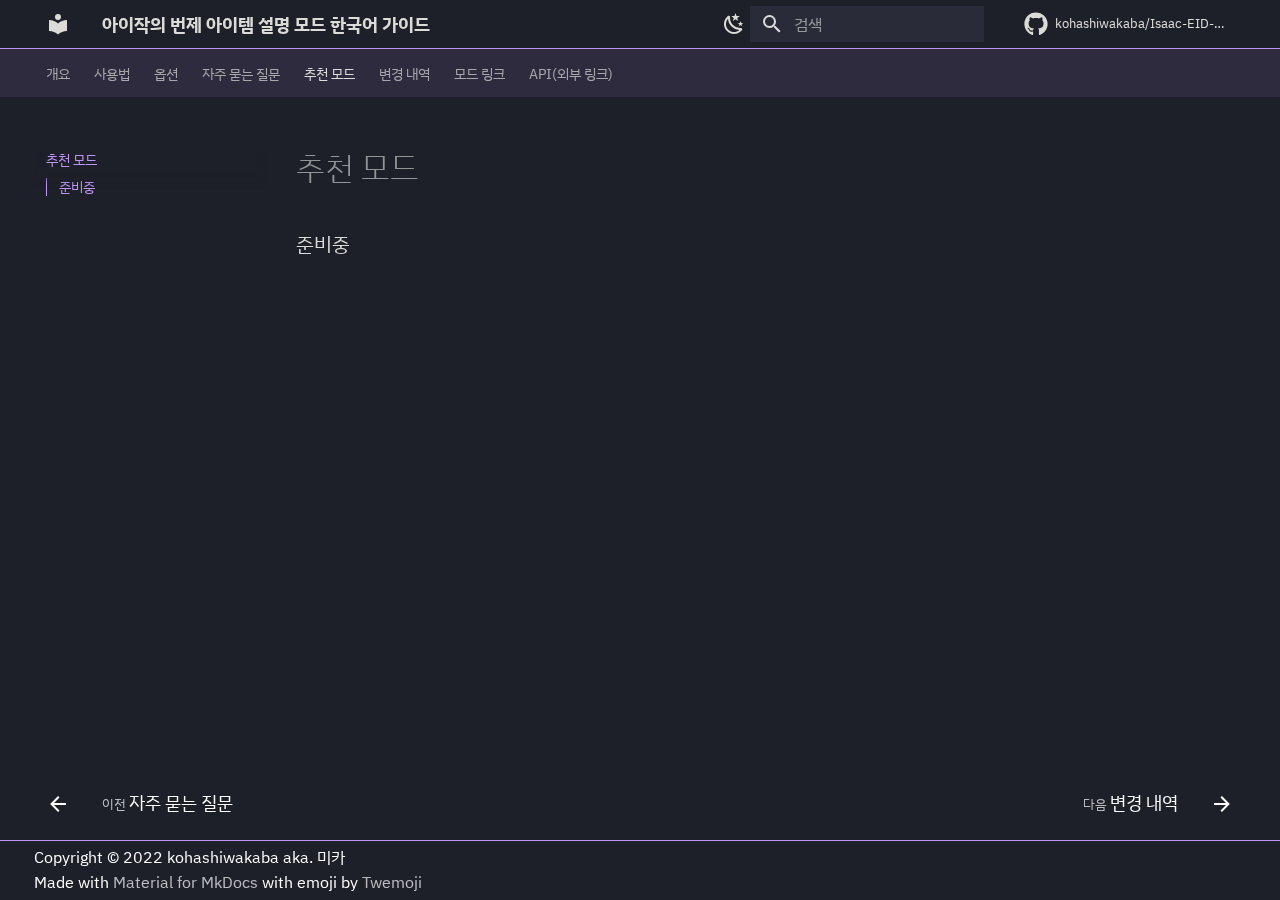
<file: recommended/index.html>
<!doctype html>
<html lang="ko" class="no-js">
  <head>
    
      <meta charset="utf-8">
      <meta name="viewport" content="width=device-width,initial-scale=1">
      
      
        <meta name="author" content="kohashiwakaba">
      
      
      
        <link rel="prev" href="../faq/">
      
      
        <link rel="next" href="../changelog/">
      
      
      <link rel="icon" href="../assets/images/favicon.png">
      <meta name="generator" content="mkdocs-1.6.0, mkdocs-material-9.5.23">
    
    
      
        <title>추천 모드 - 아이작의 번제 아이템 설명 모드 한국어 가이드</title>
      
    
    
      <link rel="stylesheet" href="../assets/stylesheets/main.6543a935.min.css">
      
        
        <link rel="stylesheet" href="../assets/stylesheets/palette.06af60db.min.css">
      
      


    
    

      
    
<script src="../assets/pymdownx-extras/material-extra-theme-TVq-kNRT.js" type="text/javascript"></script>
<script src="../assets/pymdownx-extras/material-extra-3rdparty-E-i8w1WA.js" type="text/javascript"></script>

    
      
        
        
        <link rel="preconnect" href="https://fonts.gstatic.com" crossorigin>
        <link rel="stylesheet" href="https://fonts.googleapis.com/css?family=IBM+Plex+Sans+KR:300,300i,400,400i,700,700i%7CRoboto+Mono:400,400i,700,700i&display=fallback">
        <style>:root{--md-text-font:"IBM Plex Sans KR";--md-code-font:"Roboto Mono"}</style>
      
    
    
      <link rel="stylesheet" href="../css/pymdownx.css">
    
      <link rel="stylesheet" href="../css/wakaba.css">
    
      <link rel="stylesheet" href="../assets/pymdownx-extras/extra-fb5a2a1c86.css">
    
    <script>__md_scope=new URL("..",location),__md_hash=e=>[...e].reduce((e,_)=>(e<<5)-e+_.charCodeAt(0),0),__md_get=(e,_=localStorage,t=__md_scope)=>JSON.parse(_.getItem(t.pathname+"."+e)),__md_set=(e,_,t=localStorage,a=__md_scope)=>{try{t.setItem(a.pathname+"."+e,JSON.stringify(_))}catch(e){}}</script>
    
      

    
    
    
  </head>
  
  
    
    
    
    
    
    <body dir="ltr" data-md-color-scheme="dracula" data-md-color-primary="deep-purple" data-md-color-accent="deep-purple">
  
    
    <input class="md-toggle" data-md-toggle="drawer" type="checkbox" id="__drawer" autocomplete="off">
    <input class="md-toggle" data-md-toggle="search" type="checkbox" id="__search" autocomplete="off">
    <label class="md-overlay" for="__drawer"></label>
    <div data-md-component="skip">
      
        
        <a href="#_1" class="md-skip">
          콘텐츠로 이동
        </a>
      
    </div>
    <div data-md-component="announce">
      
    </div>
    
    
      


<header class="md-header" data-md-component="header">
  <nav
    class="md-header__inner md-grid"
    aria-label="header.title"
  >
    <a
      href=".."
      title="아이작의 번제 아이템 설명 모드 한국어 가이드"
      class="md-header__button md-logo"
      aria-label="아이작의 번제 아이템 설명 모드 한국어 가이드"
    >
      
  
  <svg xmlns="http://www.w3.org/2000/svg" viewBox="0 0 24 24"><path d="M12 8a3 3 0 0 0 3-3 3 3 0 0 0-3-3 3 3 0 0 0-3 3 3 3 0 0 0 3 3m0 3.54C9.64 9.35 6.5 8 3 8v11c3.5 0 6.64 1.35 9 3.54 2.36-2.19 5.5-3.54 9-3.54V8c-3.5 0-6.64 1.35-9 3.54Z"/></svg>

    </a>
    <label class="md-header__button md-icon" for="__drawer">
      <svg xmlns="http://www.w3.org/2000/svg" viewBox="0 0 24 24"><path d="M3 6h18v2H3V6m0 5h18v2H3v-2m0 5h18v2H3v-2Z"/></svg>
    </label>
    <div class="md-header__title" data-md-component="header-title">
      <div class="md-header__ellipsis">
        <div class="md-header__topic">
          <span class="md-ellipsis">
            아이작의 번제 아이템 설명 모드 한국어 가이드
          </span>
        </div>
        <div class="md-header__topic" data-md-component="header-topic">
          <span class="md-ellipsis">
            
              추천 모드
            
          </span>
        </div>
      </div>
    </div>
    <div class="md-header__options">
      <div class="md-header-nav__scheme md-header-nav__button md-source__icon md-icon">
          <a
            href="javascript:toggleScheme();"
            title="Light mode"
            class="light-mode"
          >
          
          <svg xmlns="http://www.w3.org/2000/svg" viewBox="0 0 24 24"><path d="M12 7a5 5 0 0 1 5 5 5 5 0 0 1-5 5 5 5 0 0 1-5-5 5 5 0 0 1 5-5m0 2a3 3 0 0 0-3 3 3 3 0 0 0 3 3 3 3 0 0 0 3-3 3 3 0 0 0-3-3m0-7 2.39 3.42C13.65 5.15 12.84 5 12 5c-.84 0-1.65.15-2.39.42L12 2M3.34 7l4.16-.35A7.2 7.2 0 0 0 5.94 8.5c-.44.74-.69 1.5-.83 2.29L3.34 7m.02 10 1.76-3.77a7.131 7.131 0 0 0 2.38 4.14L3.36 17M20.65 7l-1.77 3.79a7.023 7.023 0 0 0-2.38-4.15l4.15.36m-.01 10-4.14.36c.59-.51 1.12-1.14 1.54-1.86.42-.73.69-1.5.83-2.29L20.64 17M12 22l-2.41-3.44c.74.27 1.55.44 2.41.44.82 0 1.63-.17 2.37-.44L12 22Z"/></svg>
          </a>
          <a
            href="javascript:toggleScheme();"
            title="Dark mode"
            class="dark-mode"
          >
          
          <svg xmlns="http://www.w3.org/2000/svg" viewBox="0 0 24 24"><path d="m17.75 4.09-2.53 1.94.91 3.06-2.63-1.81-2.63 1.81.91-3.06-2.53-1.94L12.44 4l1.06-3 1.06 3 3.19.09m3.5 6.91-1.64 1.25.59 1.98-1.7-1.17-1.7 1.17.59-1.98L15.75 11l2.06-.05L18.5 9l.69 1.95 2.06.05m-2.28 4.95c.83-.08 1.72 1.1 1.19 1.85-.32.45-.66.87-1.08 1.27C15.17 23 8.84 23 4.94 19.07c-3.91-3.9-3.91-10.24 0-14.14.4-.4.82-.76 1.27-1.08.75-.53 1.93.36 1.85 1.19-.27 2.86.69 5.83 2.89 8.02a9.96 9.96 0 0 0 8.02 2.89m-1.64 2.02a12.08 12.08 0 0 1-7.8-3.47c-2.17-2.19-3.33-5-3.49-7.82-2.81 3.14-2.7 7.96.31 10.98 3.02 3.01 7.84 3.12 10.98.31Z"/></svg>
          </a>
          <a
            href="javascript:toggleScheme();"
            title="System preference"
            class="system-mode"
          >
          
          <svg xmlns="http://www.w3.org/2000/svg" viewBox="0 0 24 24"><path d="M7.5 2c-1.79 1.15-3 3.18-3 5.5s1.21 4.35 3.03 5.5C4.46 13 2 10.54 2 7.5A5.5 5.5 0 0 1 7.5 2m11.57 1.5 1.43 1.43L4.93 20.5 3.5 19.07 19.07 3.5m-6.18 2.43L11.41 5 9.97 6l.42-1.7L9 3.24l1.75-.12.58-1.65L12 3.1l1.73.03-1.35 1.13.51 1.67m-3.3 3.61-1.16-.73-1.12.78.34-1.32-1.09-.83 1.36-.09.45-1.29.51 1.27 1.36.03-1.05.87.4 1.31M19 13.5a5.5 5.5 0 0 1-5.5 5.5c-1.22 0-2.35-.4-3.26-1.07l7.69-7.69c.67.91 1.07 2.04 1.07 3.26m-4.4 6.58 2.77-1.15-.24 3.35-2.53-2.2m4.33-2.7 1.15-2.77 2.2 2.54-3.35.23m1.15-4.96-1.14-2.78 3.34.24-2.2 2.54M9.63 18.93l2.77 1.15-2.53 2.19-.24-3.34Z"/></svg>
          </a>
           <a
            href="javascript:toggleScheme();"
            title="Unknown scheme"
            class="unknown-mode"
          >
          
          <svg xmlns="http://www.w3.org/2000/svg" viewBox="0 0 24 24"><path d="m15.07 11.25-.9.92C13.45 12.89 13 13.5 13 15h-2v-.5c0-1.11.45-2.11 1.17-2.83l1.24-1.26c.37-.36.59-.86.59-1.41a2 2 0 0 0-2-2 2 2 0 0 0-2 2H8a4 4 0 0 1 4-4 4 4 0 0 1 4 4 3.2 3.2 0 0 1-.93 2.25M13 19h-2v-2h2M12 2A10 10 0 0 0 2 12a10 10 0 0 0 10 10 10 10 0 0 0 10-10c0-5.53-4.5-10-10-10Z"/></svg>
          </a>
      </div>
    </div>
    
      <label class="md-header__button md-icon" for="__search">
        <svg xmlns="http://www.w3.org/2000/svg" viewBox="0 0 24 24"><path d="M9.5 3A6.5 6.5 0 0 1 16 9.5c0 1.61-.59 3.09-1.56 4.23l.27.27h.79l5 5-1.5 1.5-5-5v-.79l-.27-.27A6.516 6.516 0 0 1 9.5 16 6.5 6.5 0 0 1 3 9.5 6.5 6.5 0 0 1 9.5 3m0 2C7 5 5 7 5 9.5S7 14 9.5 14 14 12 14 9.5 12 5 9.5 5Z"/></svg>
      </label>
      <div class="md-search" data-md-component="search" role="dialog">
  <label class="md-search__overlay" for="__search"></label>
  <div class="md-search__inner" role="search">
    <form class="md-search__form" name="search">
      <input type="text" class="md-search__input" name="query" aria-label="검색" placeholder="검색" autocapitalize="off" autocorrect="off" autocomplete="off" spellcheck="false" data-md-component="search-query" required>
      <label class="md-search__icon md-icon" for="__search">
        
        <svg xmlns="http://www.w3.org/2000/svg" viewBox="0 0 24 24"><path d="M9.5 3A6.5 6.5 0 0 1 16 9.5c0 1.61-.59 3.09-1.56 4.23l.27.27h.79l5 5-1.5 1.5-5-5v-.79l-.27-.27A6.516 6.516 0 0 1 9.5 16 6.5 6.5 0 0 1 3 9.5 6.5 6.5 0 0 1 9.5 3m0 2C7 5 5 7 5 9.5S7 14 9.5 14 14 12 14 9.5 12 5 9.5 5Z"/></svg>
        
        <svg xmlns="http://www.w3.org/2000/svg" viewBox="0 0 24 24"><path d="M20 11v2H8l5.5 5.5-1.42 1.42L4.16 12l7.92-7.92L13.5 5.5 8 11h12Z"/></svg>
      </label>
      <nav class="md-search__options" aria-label="검색">
        
        <button type="reset" class="md-search__icon md-icon" title="지우기" aria-label="지우기" tabindex="-1">
          
          <svg xmlns="http://www.w3.org/2000/svg" viewBox="0 0 24 24"><path d="M19 6.41 17.59 5 12 10.59 6.41 5 5 6.41 10.59 12 5 17.59 6.41 19 12 13.41 17.59 19 19 17.59 13.41 12 19 6.41Z"/></svg>
        </button>
      </nav>
      
    </form>
    <div class="md-search__output">
      <div class="md-search__scrollwrap" data-md-scrollfix>
        <div class="md-search-result" data-md-component="search-result">
          <div class="md-search-result__meta">
            검색 초기화
          </div>
          <ol class="md-search-result__list" role="presentation"></ol>
        </div>
      </div>
    </div>
  </div>
</div>
    
    
      <div class="md-header__source">
        <a href="https://github.com/kohashiwakaba/Isaac-EID-Korean-Guide" title="저장소로 이동" class="md-source" data-md-component="source">
  <div class="md-source__icon md-icon">
    
    <svg xmlns="http://www.w3.org/2000/svg" viewBox="0 0 496 512"><!--! Font Awesome Free 6.5.2 by @fontawesome - https://fontawesome.com License - https://fontawesome.com/license/free (Icons: CC BY 4.0, Fonts: SIL OFL 1.1, Code: MIT License) Copyright 2024 Fonticons, Inc.--><path d="M165.9 397.4c0 2-2.3 3.6-5.2 3.6-3.3.3-5.6-1.3-5.6-3.6 0-2 2.3-3.6 5.2-3.6 3-.3 5.6 1.3 5.6 3.6zm-31.1-4.5c-.7 2 1.3 4.3 4.3 4.9 2.6 1 5.6 0 6.2-2s-1.3-4.3-4.3-5.2c-2.6-.7-5.5.3-6.2 2.3zm44.2-1.7c-2.9.7-4.9 2.6-4.6 4.9.3 2 2.9 3.3 5.9 2.6 2.9-.7 4.9-2.6 4.6-4.6-.3-1.9-3-3.2-5.9-2.9zM244.8 8C106.1 8 0 113.3 0 252c0 110.9 69.8 205.8 169.5 239.2 12.8 2.3 17.3-5.6 17.3-12.1 0-6.2-.3-40.4-.3-61.4 0 0-70 15-84.7-29.8 0 0-11.4-29.1-27.8-36.6 0 0-22.9-15.7 1.6-15.4 0 0 24.9 2 38.6 25.8 21.9 38.6 58.6 27.5 72.9 20.9 2.3-16 8.8-27.1 16-33.7-55.9-6.2-112.3-14.3-112.3-110.5 0-27.5 7.6-41.3 23.6-58.9-2.6-6.5-11.1-33.3 2.6-67.9 20.9-6.5 69 27 69 27 20-5.6 41.5-8.5 62.8-8.5s42.8 2.9 62.8 8.5c0 0 48.1-33.6 69-27 13.7 34.7 5.2 61.4 2.6 67.9 16 17.7 25.8 31.5 25.8 58.9 0 96.5-58.9 104.2-114.8 110.5 9.2 7.9 17 22.9 17 46.4 0 33.7-.3 75.4-.3 83.6 0 6.5 4.6 14.4 17.3 12.1C428.2 457.8 496 362.9 496 252 496 113.3 383.5 8 244.8 8zM97.2 352.9c-1.3 1-1 3.3.7 5.2 1.6 1.6 3.9 2.3 5.2 1 1.3-1 1-3.3-.7-5.2-1.6-1.6-3.9-2.3-5.2-1zm-10.8-8.1c-.7 1.3.3 2.9 2.3 3.9 1.6 1 3.6.7 4.3-.7.7-1.3-.3-2.9-2.3-3.9-2-.6-3.6-.3-4.3.7zm32.4 35.6c-1.6 1.3-1 4.3 1.3 6.2 2.3 2.3 5.2 2.6 6.5 1 1.3-1.3.7-4.3-1.3-6.2-2.2-2.3-5.2-2.6-6.5-1zm-11.4-14.7c-1.6 1-1.6 3.6 0 5.9 1.6 2.3 4.3 3.3 5.6 2.3 1.6-1.3 1.6-3.9 0-6.2-1.4-2.3-4-3.3-5.6-2z"/></svg>
  </div>
  <div class="md-source__repository">
    kohashiwakaba/Isaac-EID-Korean-Guide
  </div>
</a>
      </div>
    
  </nav>
</header>
    
    <div class="md-container" data-md-component="container">
      
      
        
          
            
<nav class="md-tabs" aria-label="탭" data-md-component="tabs">
  <div class="md-grid">
    <ul class="md-tabs__list">
      
        
  
  
  
    <li class="md-tabs__item">
      <a href=".." class="md-tabs__link">
        
  
    
  
  개요

      </a>
    </li>
  

      
        
  
  
  
    
    
      <li class="md-tabs__item">
        <a href="../howto/basic/" class="md-tabs__link">
          
  
  사용법

        </a>
      </li>
    
  

      
        
  
  
  
    
    
      <li class="md-tabs__item">
        <a href="../config/configmenu/" class="md-tabs__link">
          
  
  옵션

        </a>
      </li>
    
  

      
        
  
  
  
    <li class="md-tabs__item">
      <a href="../faq/" class="md-tabs__link">
        
  
    
  
  자주 묻는 질문

      </a>
    </li>
  

      
        
  
  
    
  
  
    <li class="md-tabs__item md-tabs__item--active">
      <a href="./" class="md-tabs__link">
        
  
    
  
  추천 모드

      </a>
    </li>
  

      
        
  
  
  
    <li class="md-tabs__item">
      <a href="../changelog/" class="md-tabs__link">
        
  
    
  
  변경 내역

      </a>
    </li>
  

      
        
  
  
  
    <li class="md-tabs__item">
      <a href="https://steamcommunity.com/sharedfiles/filedetails/?id=836319872" class="md-tabs__link">
        
  
    
  
  모드 링크

      </a>
    </li>
  

      
        
  
  
  
    <li class="md-tabs__item">
      <a href="https://github.com/wofsauge/External-Item-Descriptions/wiki" class="md-tabs__link">
        
  
    
  
  API(외부 링크)

      </a>
    </li>
  

      
    </ul>
  </div>
</nav>
          
        
      
      <main class="md-main" data-md-component="main">
        <div class="md-main__inner md-grid">
          
            
              
              <div class="md-sidebar md-sidebar--primary" data-md-component="sidebar" data-md-type="navigation" >
                <div class="md-sidebar__scrollwrap">
                  <div class="md-sidebar__inner">
                    


  


  

<nav class="md-nav md-nav--primary md-nav--lifted md-nav--integrated" aria-label="네비게이션" data-md-level="0">
  <label class="md-nav__title" for="__drawer">
    <a href=".." title="아이작의 번제 아이템 설명 모드 한국어 가이드" class="md-nav__button md-logo" aria-label="아이작의 번제 아이템 설명 모드 한국어 가이드" data-md-component="logo">
      
  
  <svg xmlns="http://www.w3.org/2000/svg" viewBox="0 0 24 24"><path d="M12 8a3 3 0 0 0 3-3 3 3 0 0 0-3-3 3 3 0 0 0-3 3 3 3 0 0 0 3 3m0 3.54C9.64 9.35 6.5 8 3 8v11c3.5 0 6.64 1.35 9 3.54 2.36-2.19 5.5-3.54 9-3.54V8c-3.5 0-6.64 1.35-9 3.54Z"/></svg>

    </a>
    아이작의 번제 아이템 설명 모드 한국어 가이드
  </label>
  
    <div class="md-nav__source">
      <a href="https://github.com/kohashiwakaba/Isaac-EID-Korean-Guide" title="저장소로 이동" class="md-source" data-md-component="source">
  <div class="md-source__icon md-icon">
    
    <svg xmlns="http://www.w3.org/2000/svg" viewBox="0 0 496 512"><!--! Font Awesome Free 6.5.2 by @fontawesome - https://fontawesome.com License - https://fontawesome.com/license/free (Icons: CC BY 4.0, Fonts: SIL OFL 1.1, Code: MIT License) Copyright 2024 Fonticons, Inc.--><path d="M165.9 397.4c0 2-2.3 3.6-5.2 3.6-3.3.3-5.6-1.3-5.6-3.6 0-2 2.3-3.6 5.2-3.6 3-.3 5.6 1.3 5.6 3.6zm-31.1-4.5c-.7 2 1.3 4.3 4.3 4.9 2.6 1 5.6 0 6.2-2s-1.3-4.3-4.3-5.2c-2.6-.7-5.5.3-6.2 2.3zm44.2-1.7c-2.9.7-4.9 2.6-4.6 4.9.3 2 2.9 3.3 5.9 2.6 2.9-.7 4.9-2.6 4.6-4.6-.3-1.9-3-3.2-5.9-2.9zM244.8 8C106.1 8 0 113.3 0 252c0 110.9 69.8 205.8 169.5 239.2 12.8 2.3 17.3-5.6 17.3-12.1 0-6.2-.3-40.4-.3-61.4 0 0-70 15-84.7-29.8 0 0-11.4-29.1-27.8-36.6 0 0-22.9-15.7 1.6-15.4 0 0 24.9 2 38.6 25.8 21.9 38.6 58.6 27.5 72.9 20.9 2.3-16 8.8-27.1 16-33.7-55.9-6.2-112.3-14.3-112.3-110.5 0-27.5 7.6-41.3 23.6-58.9-2.6-6.5-11.1-33.3 2.6-67.9 20.9-6.5 69 27 69 27 20-5.6 41.5-8.5 62.8-8.5s42.8 2.9 62.8 8.5c0 0 48.1-33.6 69-27 13.7 34.7 5.2 61.4 2.6 67.9 16 17.7 25.8 31.5 25.8 58.9 0 96.5-58.9 104.2-114.8 110.5 9.2 7.9 17 22.9 17 46.4 0 33.7-.3 75.4-.3 83.6 0 6.5 4.6 14.4 17.3 12.1C428.2 457.8 496 362.9 496 252 496 113.3 383.5 8 244.8 8zM97.2 352.9c-1.3 1-1 3.3.7 5.2 1.6 1.6 3.9 2.3 5.2 1 1.3-1 1-3.3-.7-5.2-1.6-1.6-3.9-2.3-5.2-1zm-10.8-8.1c-.7 1.3.3 2.9 2.3 3.9 1.6 1 3.6.7 4.3-.7.7-1.3-.3-2.9-2.3-3.9-2-.6-3.6-.3-4.3.7zm32.4 35.6c-1.6 1.3-1 4.3 1.3 6.2 2.3 2.3 5.2 2.6 6.5 1 1.3-1.3.7-4.3-1.3-6.2-2.2-2.3-5.2-2.6-6.5-1zm-11.4-14.7c-1.6 1-1.6 3.6 0 5.9 1.6 2.3 4.3 3.3 5.6 2.3 1.6-1.3 1.6-3.9 0-6.2-1.4-2.3-4-3.3-5.6-2z"/></svg>
  </div>
  <div class="md-source__repository">
    kohashiwakaba/Isaac-EID-Korean-Guide
  </div>
</a>
    </div>
  
  <ul class="md-nav__list" data-md-scrollfix>
    
      
      
  
  
  
  
    <li class="md-nav__item">
      <a href=".." class="md-nav__link">
        
  
  <span class="md-ellipsis">
    개요
  </span>
  

      </a>
    </li>
  

    
      
      
  
  
  
  
    
    
    
      
      
        
      
    
    
    <li class="md-nav__item md-nav__item--nested">
      
        
        
          
        
        <input class="md-nav__toggle md-toggle md-toggle--indeterminate" type="checkbox" id="__nav_2" >
        
          
          <label class="md-nav__link" for="__nav_2" id="__nav_2_label" tabindex="0">
            
  
  <span class="md-ellipsis">
    사용법
  </span>
  

            <span class="md-nav__icon md-icon"></span>
          </label>
        
        <nav class="md-nav" data-md-level="1" aria-labelledby="__nav_2_label" aria-expanded="false">
          <label class="md-nav__title" for="__nav_2">
            <span class="md-nav__icon md-icon"></span>
            사용법
          </label>
          <ul class="md-nav__list" data-md-scrollfix>
            
              
                
  
  
  
  
    <li class="md-nav__item">
      <a href="../howto/basic/" class="md-nav__link">
        
  
  <span class="md-ellipsis">
    기본 사용법
  </span>
  

      </a>
    </li>
  

              
            
              
                
  
  
  
  
    <li class="md-nav__item">
      <a href="../howto/advanced/" class="md-nav__link">
        
  
  <span class="md-ellipsis">
    다른 아이템과의 시너지
  </span>
  

      </a>
    </li>
  

              
            
              
                
  
  
  
  
    <li class="md-nav__item">
      <a href="../howto/reminder/" class="md-nav__link">
        
  
  <span class="md-ellipsis">
    리마인더
  </span>
  

      </a>
    </li>
  

              
            
              
                
  
  
  
  
    <li class="md-nav__item">
      <a href="../howto/crafting/" class="md-nav__link">
        
  
  <span class="md-ellipsis">
    알트 카인 레시피
  </span>
  

      </a>
    </li>
  

              
            
              
                
  
  
  
  
    <li class="md-nav__item">
      <a href="../howto/repentogon/" class="md-nav__link">
        
  
  <span class="md-ellipsis">
    REPENTOGON
  </span>
  

      </a>
    </li>
  

              
            
              
                
  
  
  
  
    <li class="md-nav__item">
      <a href="../howto/update-from-github/" class="md-nav__link">
        
  
  <span class="md-ellipsis">
    Github에서 바로 업데이트
  </span>
  

      </a>
    </li>
  

              
            
          </ul>
        </nav>
      
    </li>
  

    
      
      
  
  
  
  
    
    
    
      
      
        
      
    
    
    <li class="md-nav__item md-nav__item--nested">
      
        
        
          
        
        <input class="md-nav__toggle md-toggle md-toggle--indeterminate" type="checkbox" id="__nav_3" >
        
          
          <label class="md-nav__link" for="__nav_3" id="__nav_3_label" tabindex="0">
            
  
  <span class="md-ellipsis">
    옵션
  </span>
  

            <span class="md-nav__icon md-icon"></span>
          </label>
        
        <nav class="md-nav" data-md-level="1" aria-labelledby="__nav_3_label" aria-expanded="false">
          <label class="md-nav__title" for="__nav_3">
            <span class="md-nav__icon md-icon"></span>
            옵션
          </label>
          <ul class="md-nav__list" data-md-scrollfix>
            
              
                
  
  
  
  
    <li class="md-nav__item">
      <a href="../config/configmenu/" class="md-nav__link">
        
  
  <span class="md-ellipsis">
    주요 옵션
  </span>
  

      </a>
    </li>
  

              
            
              
                
  
  
  
  
    <li class="md-nav__item">
      <a href="../config/lua/" class="md-nav__link">
        
  
  <span class="md-ellipsis">
    설정 파일 직접 수정
  </span>
  

      </a>
    </li>
  

              
            
          </ul>
        </nav>
      
    </li>
  

    
      
      
  
  
  
  
    <li class="md-nav__item">
      <a href="../faq/" class="md-nav__link">
        
  
  <span class="md-ellipsis">
    자주 묻는 질문
  </span>
  

      </a>
    </li>
  

    
      
      
  
  
    
  
  
  
    <li class="md-nav__item md-nav__item--active">
      
      <input class="md-nav__toggle md-toggle" type="checkbox" id="__toc">
      
      
      
        <label class="md-nav__link md-nav__link--active" for="__toc">
          
  
  <span class="md-ellipsis">
    추천 모드
  </span>
  

          <span class="md-nav__icon md-icon"></span>
        </label>
      
      <a href="./" class="md-nav__link md-nav__link--active">
        
  
  <span class="md-ellipsis">
    추천 모드
  </span>
  

      </a>
      
        

<nav class="md-nav md-nav--secondary" aria-label="목차">
  
  
  
  
    <label class="md-nav__title" for="__toc">
      <span class="md-nav__icon md-icon"></span>
      목차
    </label>
    <ul class="md-nav__list" data-md-component="toc" data-md-scrollfix>
      
        <li class="md-nav__item">
  <a href="#_1" class="md-nav__link">
    <span class="md-ellipsis">
      준비중
    </span>
  </a>
  
</li>
      
    </ul>
  
</nav>
      
    </li>
  

    
      
      
  
  
  
  
    <li class="md-nav__item">
      <a href="../changelog/" class="md-nav__link">
        
  
  <span class="md-ellipsis">
    변경 내역
  </span>
  

      </a>
    </li>
  

    
      
      
  
  
  
  
    <li class="md-nav__item">
      <a href="https://steamcommunity.com/sharedfiles/filedetails/?id=836319872" class="md-nav__link">
        
  
  <span class="md-ellipsis">
    모드 링크
  </span>
  

      </a>
    </li>
  

    
      
      
  
  
  
  
    <li class="md-nav__item">
      <a href="https://github.com/wofsauge/External-Item-Descriptions/wiki" class="md-nav__link">
        
  
  <span class="md-ellipsis">
    API(외부 링크)
  </span>
  

      </a>
    </li>
  

    
  </ul>
</nav>
                  </div>
                </div>
              </div>
            
            
          
          
            <div class="md-content" data-md-component="content">
              <article class="md-content__inner md-typeset">
                
  
                  

  
  


  <h1>추천 모드</h1>

<h3 id="_1">준비중</h3>












                
  

              </article>
            </div>
          
          
<script>var target=document.getElementById(location.hash.slice(1));target&&target.name&&(target.checked=target.name.startsWith("__tabbed_"))</script>
        </div>
        
          <button type="button" class="md-top md-icon" data-md-component="top" hidden>
  
  <svg xmlns="http://www.w3.org/2000/svg" viewBox="0 0 24 24"><path d="M13 20h-2V8l-5.5 5.5-1.42-1.42L12 4.16l7.92 7.92-1.42 1.42L13 8v12Z"/></svg>
  맨위로
</button>
        
      </main>
      
        

<footer class="md-footer">
  
    <nav
      class="md-footer__inner md-grid"
      aria-label="footer.title"
    >
      
        <a
          href="../faq/"
          class="md-footer__link md-footer__link--prev"
          rel="prev"
        >
          <div class="md-footer__button md-icon">
            <svg xmlns="http://www.w3.org/2000/svg" viewBox="0 0 24 24"><path d="M20 11v2H8l5.5 5.5-1.42 1.42L4.16 12l7.92-7.92L13.5 5.5 8 11h12Z"/></svg>
          </div>
          <div class="md-footer__title">
            <div class="md-ellipsis">
              <span class="md-footer__direction">
                이전
              </span>
              자주 묻는 질문
            </div>
          </div>
        </a>
      
      
        <a
          href="../changelog/"
          class="md-footer__link md-footer__link--next"
          rel="next"
        >
          <div class="md-footer__title">
            <div class="md-ellipsis">
              <span class="md-footer__direction">
                다음
              </span>
              변경 내역
            </div>
          </div>
          <div class="md-footer__button md-icon">
            <svg xmlns="http://www.w3.org/2000/svg" viewBox="0 0 24 24"><path d="M4 11v2h12l-5.5 5.5 1.42 1.42L19.84 12l-7.92-7.92L10.5 5.5 16 11H4Z"/></svg>
          </div>
        </a>
      
    </nav>
  
  <div class="md-footer-meta md-typeset">
    <div class="md-footer-meta__inner md-grid">
      <div class="md-footer-copyright">
        
          <div class="md-footer-copyright__highlight">
            Copyright &copy; 2022 kohashiwakaba aka. 미카
          </div>
        
        Made with
        <a href="https://squidfunk.github.io/mkdocs-material/" target="_blank" rel="noopener">
          Material for MkDocs
        </a>
        with emoji by
        <a href="https://github.com/twitter/twemoji" target="_blank" rel="noopener">
          Twemoji
        </a>
      </div>
      <div class="md-social">
  
</div>
    </div>
  </div>
</footer>
      
    </div>
    <div class="md-dialog" data-md-component="dialog">
      <div class="md-dialog__inner md-typeset"></div>
    </div>
    
    
    <script id="__config" type="application/json">{"base": "..", "features": ["navigation.instant", "navigation.tracking", "navigation.tabs", "navigation.sections", "navigation.expand", {"toc": {"permalink": true}}, "toc.integrate", "navigation.top", "header.autohide", "navigation.footer"], "search": "../assets/javascripts/workers/search.b8dbb3d2.min.js", "translations": {"clipboard.copied": "\ud074\ub9bd\ubcf4\ub4dc\uc5d0 \ubcf5\uc0ac\ub428", "clipboard.copy": "\ud074\ub9bd\ubcf4\ub4dc\ub85c \ubcf5\uc0ac", "search.result.more.one": "\uc774 \ubb38\uc11c\uc5d0\uc11c 1\uac1c\uc758 \uac80\uc0c9 \uacb0\uacfc \ub354 \ubcf4\uae30", "search.result.more.other": "\uc774 \ubb38\uc11c\uc5d0\uc11c #\uac1c\uc758 \uac80\uc0c9 \uacb0\uacfc \ub354 \ubcf4\uae30", "search.result.none": "\uac80\uc0c9\uc5b4\uc640 \uc77c\uce58\ud558\ub294 \ubb38\uc11c\uac00 \uc5c6\uc2b5\ub2c8\ub2e4", "search.result.one": "1\uac1c\uc758 \uc77c\uce58\ud558\ub294 \ubb38\uc11c", "search.result.other": "#\uac1c\uc758 \uc77c\uce58\ud558\ub294 \ubb38\uc11c", "search.result.placeholder": "\uac80\uc0c9\uc5b4\ub97c \uc785\ub825\ud558\uc138\uc694", "search.result.term.missing": "\ud3ec\ud568\ub418\uc9c0 \uc54a\uc740 \uac80\uc0c9\uc5b4", "select.version": "\ubc84\uc804 \uc120\ud0dd"}}</script>
    
    
      <script src="../assets/javascripts/bundle.ebd0bdb7.min.js"></script>
      
        <script src="../assets/pymdownx-extras/extra-loader-MCFnu0Wd.js"></script>
      
    
  </body>
</html>
</file>
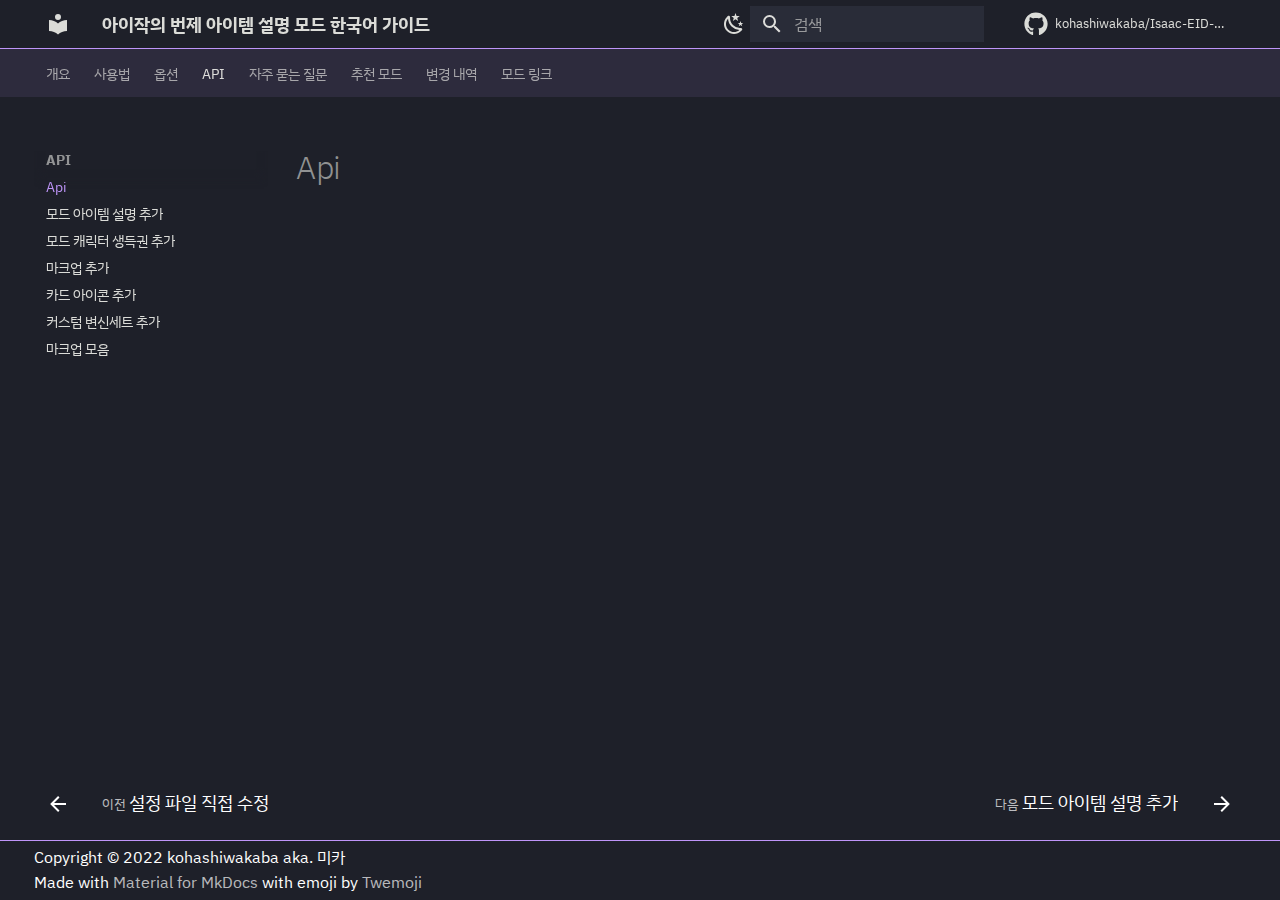
<file: api/api/index.html>
<!doctype html>
<html lang="ko" class="no-js">
  <head>
    
      <meta charset="utf-8">
      <meta name="viewport" content="width=device-width,initial-scale=1">
      
      
        <meta name="author" content="kohashiwakaba">
      
      
      
        <link rel="prev" href="../../config/lua/">
      
      
        <link rel="next" href="../description/">
      
      
      <link rel="icon" href="../../assets/images/favicon.png">
      <meta name="generator" content="mkdocs-1.5.3, mkdocs-material-9.5.2">
    
    
      
        <title>Api - 아이작의 번제 아이템 설명 모드 한국어 가이드</title>
      
    
    
      <link rel="stylesheet" href="../../assets/stylesheets/main.50c56a3b.min.css">
      
        
        <link rel="stylesheet" href="../../assets/stylesheets/palette.06af60db.min.css">
      
      


    
    

      
    
<script src="../../assets/pymdownx-extras/material-extra-theme-TVq-kNRT.js" type="text/javascript"></script>
<script src="../../assets/pymdownx-extras/material-extra-3rdparty-E-i8w1WA.js" type="text/javascript"></script>

    
      
        
        
        <link rel="preconnect" href="https://fonts.gstatic.com" crossorigin>
        <link rel="stylesheet" href="https://fonts.googleapis.com/css?family=IBM+Plex+Sans+KR:300,300i,400,400i,700,700i%7CRoboto+Mono:400,400i,700,700i&display=fallback">
        <style>:root{--md-text-font:"IBM Plex Sans KR";--md-code-font:"Roboto Mono"}</style>
      
    
    
      <link rel="stylesheet" href="../../css/pymdownx.css">
    
      <link rel="stylesheet" href="../../css/wakaba.css">
    
      <link rel="stylesheet" href="../../assets/pymdownx-extras/extra-fb5a2a1c86.css">
    
    <script>__md_scope=new URL("../..",location),__md_hash=e=>[...e].reduce((e,_)=>(e<<5)-e+_.charCodeAt(0),0),__md_get=(e,_=localStorage,t=__md_scope)=>JSON.parse(_.getItem(t.pathname+"."+e)),__md_set=(e,_,t=localStorage,a=__md_scope)=>{try{t.setItem(a.pathname+"."+e,JSON.stringify(_))}catch(e){}}</script>
    
      

    
    
    
  </head>
  
  
    
    
    
    
    
    <body dir="ltr" data-md-color-scheme="dracula" data-md-color-primary="deep-purple" data-md-color-accent="deep-purple">
  
    
    <input class="md-toggle" data-md-toggle="drawer" type="checkbox" id="__drawer" autocomplete="off">
    <input class="md-toggle" data-md-toggle="search" type="checkbox" id="__search" autocomplete="off">
    <label class="md-overlay" for="__drawer"></label>
    <div data-md-component="skip">
      
    </div>
    <div data-md-component="announce">
      
    </div>
    
    
      


<header class="md-header" data-md-component="header">
  <nav
    class="md-header__inner md-grid"
    aria-label="header.title"
  >
    <a
      href="../.."
      title="아이작의 번제 아이템 설명 모드 한국어 가이드"
      class="md-header__button md-logo"
      aria-label="아이작의 번제 아이템 설명 모드 한국어 가이드"
    >
      
  
  <svg xmlns="http://www.w3.org/2000/svg" viewBox="0 0 24 24"><path d="M12 8a3 3 0 0 0 3-3 3 3 0 0 0-3-3 3 3 0 0 0-3 3 3 3 0 0 0 3 3m0 3.54C9.64 9.35 6.5 8 3 8v11c3.5 0 6.64 1.35 9 3.54 2.36-2.19 5.5-3.54 9-3.54V8c-3.5 0-6.64 1.35-9 3.54Z"/></svg>

    </a>
    <label class="md-header__button md-icon" for="__drawer">
      <svg xmlns="http://www.w3.org/2000/svg" viewBox="0 0 24 24"><path d="M3 6h18v2H3V6m0 5h18v2H3v-2m0 5h18v2H3v-2Z"/></svg>
    </label>
    <div class="md-header__title" data-md-component="header-title">
      <div class="md-header__ellipsis">
        <div class="md-header__topic">
          <span class="md-ellipsis">
            아이작의 번제 아이템 설명 모드 한국어 가이드
          </span>
        </div>
        <div class="md-header__topic" data-md-component="header-topic">
          <span class="md-ellipsis">
            
              Api
            
          </span>
        </div>
      </div>
    </div>
    <div class="md-header__options">
      <div class="md-header-nav__scheme md-header-nav__button md-source__icon md-icon">
          <a
            href="javascript:toggleScheme();"
            title="Light mode"
            class="light-mode"
          >
          
          <svg xmlns="http://www.w3.org/2000/svg" viewBox="0 0 24 24"><path d="M12 7a5 5 0 0 1 5 5 5 5 0 0 1-5 5 5 5 0 0 1-5-5 5 5 0 0 1 5-5m0 2a3 3 0 0 0-3 3 3 3 0 0 0 3 3 3 3 0 0 0 3-3 3 3 0 0 0-3-3m0-7 2.39 3.42C13.65 5.15 12.84 5 12 5c-.84 0-1.65.15-2.39.42L12 2M3.34 7l4.16-.35A7.2 7.2 0 0 0 5.94 8.5c-.44.74-.69 1.5-.83 2.29L3.34 7m.02 10 1.76-3.77a7.131 7.131 0 0 0 2.38 4.14L3.36 17M20.65 7l-1.77 3.79a7.023 7.023 0 0 0-2.38-4.15l4.15.36m-.01 10-4.14.36c.59-.51 1.12-1.14 1.54-1.86.42-.73.69-1.5.83-2.29L20.64 17M12 22l-2.41-3.44c.74.27 1.55.44 2.41.44.82 0 1.63-.17 2.37-.44L12 22Z"/></svg>
          </a>
          <a
            href="javascript:toggleScheme();"
            title="Dark mode"
            class="dark-mode"
          >
          
          <svg xmlns="http://www.w3.org/2000/svg" viewBox="0 0 24 24"><path d="m17.75 4.09-2.53 1.94.91 3.06-2.63-1.81-2.63 1.81.91-3.06-2.53-1.94L12.44 4l1.06-3 1.06 3 3.19.09m3.5 6.91-1.64 1.25.59 1.98-1.7-1.17-1.7 1.17.59-1.98L15.75 11l2.06-.05L18.5 9l.69 1.95 2.06.05m-2.28 4.95c.83-.08 1.72 1.1 1.19 1.85-.32.45-.66.87-1.08 1.27C15.17 23 8.84 23 4.94 19.07c-3.91-3.9-3.91-10.24 0-14.14.4-.4.82-.76 1.27-1.08.75-.53 1.93.36 1.85 1.19-.27 2.86.69 5.83 2.89 8.02a9.96 9.96 0 0 0 8.02 2.89m-1.64 2.02a12.08 12.08 0 0 1-7.8-3.47c-2.17-2.19-3.33-5-3.49-7.82-2.81 3.14-2.7 7.96.31 10.98 3.02 3.01 7.84 3.12 10.98.31Z"/></svg>
          </a>
          <a
            href="javascript:toggleScheme();"
            title="System preference"
            class="system-mode"
          >
          
          <svg xmlns="http://www.w3.org/2000/svg" viewBox="0 0 24 24"><path d="M7.5 2c-1.79 1.15-3 3.18-3 5.5s1.21 4.35 3.03 5.5C4.46 13 2 10.54 2 7.5A5.5 5.5 0 0 1 7.5 2m11.57 1.5 1.43 1.43L4.93 20.5 3.5 19.07 19.07 3.5m-6.18 2.43L11.41 5 9.97 6l.42-1.7L9 3.24l1.75-.12.58-1.65L12 3.1l1.73.03-1.35 1.13.51 1.67m-3.3 3.61-1.16-.73-1.12.78.34-1.32-1.09-.83 1.36-.09.45-1.29.51 1.27 1.36.03-1.05.87.4 1.31M19 13.5a5.5 5.5 0 0 1-5.5 5.5c-1.22 0-2.35-.4-3.26-1.07l7.69-7.69c.67.91 1.07 2.04 1.07 3.26m-4.4 6.58 2.77-1.15-.24 3.35-2.53-2.2m4.33-2.7 1.15-2.77 2.2 2.54-3.35.23m1.15-4.96-1.14-2.78 3.34.24-2.2 2.54M9.63 18.93l2.77 1.15-2.53 2.19-.24-3.34Z"/></svg>
          </a>
           <a
            href="javascript:toggleScheme();"
            title="Unknown scheme"
            class="unknown-mode"
          >
          
          <svg xmlns="http://www.w3.org/2000/svg" viewBox="0 0 24 24"><path d="m15.07 11.25-.9.92C13.45 12.89 13 13.5 13 15h-2v-.5c0-1.11.45-2.11 1.17-2.83l1.24-1.26c.37-.36.59-.86.59-1.41a2 2 0 0 0-2-2 2 2 0 0 0-2 2H8a4 4 0 0 1 4-4 4 4 0 0 1 4 4 3.2 3.2 0 0 1-.93 2.25M13 19h-2v-2h2M12 2A10 10 0 0 0 2 12a10 10 0 0 0 10 10 10 10 0 0 0 10-10c0-5.53-4.5-10-10-10Z"/></svg>
          </a>
      </div>
    </div>
    
      <label class="md-header__button md-icon" for="__search">
        <svg xmlns="http://www.w3.org/2000/svg" viewBox="0 0 24 24"><path d="M9.5 3A6.5 6.5 0 0 1 16 9.5c0 1.61-.59 3.09-1.56 4.23l.27.27h.79l5 5-1.5 1.5-5-5v-.79l-.27-.27A6.516 6.516 0 0 1 9.5 16 6.5 6.5 0 0 1 3 9.5 6.5 6.5 0 0 1 9.5 3m0 2C7 5 5 7 5 9.5S7 14 9.5 14 14 12 14 9.5 12 5 9.5 5Z"/></svg>
      </label>
      <div class="md-search" data-md-component="search" role="dialog">
  <label class="md-search__overlay" for="__search"></label>
  <div class="md-search__inner" role="search">
    <form class="md-search__form" name="search">
      <input type="text" class="md-search__input" name="query" aria-label="검색" placeholder="검색" autocapitalize="off" autocorrect="off" autocomplete="off" spellcheck="false" data-md-component="search-query" required>
      <label class="md-search__icon md-icon" for="__search">
        
        <svg xmlns="http://www.w3.org/2000/svg" viewBox="0 0 24 24"><path d="M9.5 3A6.5 6.5 0 0 1 16 9.5c0 1.61-.59 3.09-1.56 4.23l.27.27h.79l5 5-1.5 1.5-5-5v-.79l-.27-.27A6.516 6.516 0 0 1 9.5 16 6.5 6.5 0 0 1 3 9.5 6.5 6.5 0 0 1 9.5 3m0 2C7 5 5 7 5 9.5S7 14 9.5 14 14 12 14 9.5 12 5 9.5 5Z"/></svg>
        
        <svg xmlns="http://www.w3.org/2000/svg" viewBox="0 0 24 24"><path d="M20 11v2H8l5.5 5.5-1.42 1.42L4.16 12l7.92-7.92L13.5 5.5 8 11h12Z"/></svg>
      </label>
      <nav class="md-search__options" aria-label="검색">
        
        <button type="reset" class="md-search__icon md-icon" title="지우기" aria-label="지우기" tabindex="-1">
          
          <svg xmlns="http://www.w3.org/2000/svg" viewBox="0 0 24 24"><path d="M19 6.41 17.59 5 12 10.59 6.41 5 5 6.41 10.59 12 5 17.59 6.41 19 12 13.41 17.59 19 19 17.59 13.41 12 19 6.41Z"/></svg>
        </button>
      </nav>
      
    </form>
    <div class="md-search__output">
      <div class="md-search__scrollwrap" data-md-scrollfix>
        <div class="md-search-result" data-md-component="search-result">
          <div class="md-search-result__meta">
            검색 초기화
          </div>
          <ol class="md-search-result__list" role="presentation"></ol>
        </div>
      </div>
    </div>
  </div>
</div>
    
    
      <div class="md-header__source">
        <a href="https://github.com/kohashiwakaba/Isaac-EID-Korean-Guide" title="저장소로 이동" class="md-source" data-md-component="source">
  <div class="md-source__icon md-icon">
    
    <svg xmlns="http://www.w3.org/2000/svg" viewBox="0 0 496 512"><!--! Font Awesome Free 6.5.1 by @fontawesome - https://fontawesome.com License - https://fontawesome.com/license/free (Icons: CC BY 4.0, Fonts: SIL OFL 1.1, Code: MIT License) Copyright 2023 Fonticons, Inc.--><path d="M165.9 397.4c0 2-2.3 3.6-5.2 3.6-3.3.3-5.6-1.3-5.6-3.6 0-2 2.3-3.6 5.2-3.6 3-.3 5.6 1.3 5.6 3.6zm-31.1-4.5c-.7 2 1.3 4.3 4.3 4.9 2.6 1 5.6 0 6.2-2s-1.3-4.3-4.3-5.2c-2.6-.7-5.5.3-6.2 2.3zm44.2-1.7c-2.9.7-4.9 2.6-4.6 4.9.3 2 2.9 3.3 5.9 2.6 2.9-.7 4.9-2.6 4.6-4.6-.3-1.9-3-3.2-5.9-2.9zM244.8 8C106.1 8 0 113.3 0 252c0 110.9 69.8 205.8 169.5 239.2 12.8 2.3 17.3-5.6 17.3-12.1 0-6.2-.3-40.4-.3-61.4 0 0-70 15-84.7-29.8 0 0-11.4-29.1-27.8-36.6 0 0-22.9-15.7 1.6-15.4 0 0 24.9 2 38.6 25.8 21.9 38.6 58.6 27.5 72.9 20.9 2.3-16 8.8-27.1 16-33.7-55.9-6.2-112.3-14.3-112.3-110.5 0-27.5 7.6-41.3 23.6-58.9-2.6-6.5-11.1-33.3 2.6-67.9 20.9-6.5 69 27 69 27 20-5.6 41.5-8.5 62.8-8.5s42.8 2.9 62.8 8.5c0 0 48.1-33.6 69-27 13.7 34.7 5.2 61.4 2.6 67.9 16 17.7 25.8 31.5 25.8 58.9 0 96.5-58.9 104.2-114.8 110.5 9.2 7.9 17 22.9 17 46.4 0 33.7-.3 75.4-.3 83.6 0 6.5 4.6 14.4 17.3 12.1C428.2 457.8 496 362.9 496 252 496 113.3 383.5 8 244.8 8zM97.2 352.9c-1.3 1-1 3.3.7 5.2 1.6 1.6 3.9 2.3 5.2 1 1.3-1 1-3.3-.7-5.2-1.6-1.6-3.9-2.3-5.2-1zm-10.8-8.1c-.7 1.3.3 2.9 2.3 3.9 1.6 1 3.6.7 4.3-.7.7-1.3-.3-2.9-2.3-3.9-2-.6-3.6-.3-4.3.7zm32.4 35.6c-1.6 1.3-1 4.3 1.3 6.2 2.3 2.3 5.2 2.6 6.5 1 1.3-1.3.7-4.3-1.3-6.2-2.2-2.3-5.2-2.6-6.5-1zm-11.4-14.7c-1.6 1-1.6 3.6 0 5.9 1.6 2.3 4.3 3.3 5.6 2.3 1.6-1.3 1.6-3.9 0-6.2-1.4-2.3-4-3.3-5.6-2z"/></svg>
  </div>
  <div class="md-source__repository">
    kohashiwakaba/Isaac-EID-Korean-Guide
  </div>
</a>
      </div>
    
  </nav>
</header>
    
    <div class="md-container" data-md-component="container">
      
      
        
          
            
<nav class="md-tabs" aria-label="탭" data-md-component="tabs">
  <div class="md-grid">
    <ul class="md-tabs__list">
      
        
  
  
  
    <li class="md-tabs__item">
      <a href="../.." class="md-tabs__link">
        
  
    
  
  개요

      </a>
    </li>
  

      
        
  
  
  
    
    
      <li class="md-tabs__item">
        <a href="../../howto/basic/" class="md-tabs__link">
          
  
  사용법

        </a>
      </li>
    
  

      
        
  
  
  
    
    
      <li class="md-tabs__item">
        <a href="../../config/configmenu/" class="md-tabs__link">
          
  
  옵션

        </a>
      </li>
    
  

      
        
  
  
    
  
  
    
    
      <li class="md-tabs__item md-tabs__item--active">
        <a href="./" class="md-tabs__link">
          
  
  API

        </a>
      </li>
    
  

      
        
  
  
  
    <li class="md-tabs__item">
      <a href="../../faq/" class="md-tabs__link">
        
  
    
  
  자주 묻는 질문

      </a>
    </li>
  

      
        
  
  
  
    <li class="md-tabs__item">
      <a href="../../recommended/" class="md-tabs__link">
        
  
    
  
  추천 모드

      </a>
    </li>
  

      
        
  
  
  
    <li class="md-tabs__item">
      <a href="../../changelog/" class="md-tabs__link">
        
  
    
  
  변경 내역

      </a>
    </li>
  

      
        
  
  
  
    <li class="md-tabs__item">
      <a href="https://steamcommunity.com/sharedfiles/filedetails/?id=836319872" class="md-tabs__link">
        
  
    
  
  모드 링크

      </a>
    </li>
  

      
    </ul>
  </div>
</nav>
          
        
      
      <main class="md-main" data-md-component="main">
        <div class="md-main__inner md-grid">
          
            
              
              <div class="md-sidebar md-sidebar--primary" data-md-component="sidebar" data-md-type="navigation" >
                <div class="md-sidebar__scrollwrap">
                  <div class="md-sidebar__inner">
                    


  


  

<nav class="md-nav md-nav--primary md-nav--lifted md-nav--integrated" aria-label="네비게이션" data-md-level="0">
  <label class="md-nav__title" for="__drawer">
    <a href="../.." title="아이작의 번제 아이템 설명 모드 한국어 가이드" class="md-nav__button md-logo" aria-label="아이작의 번제 아이템 설명 모드 한국어 가이드" data-md-component="logo">
      
  
  <svg xmlns="http://www.w3.org/2000/svg" viewBox="0 0 24 24"><path d="M12 8a3 3 0 0 0 3-3 3 3 0 0 0-3-3 3 3 0 0 0-3 3 3 3 0 0 0 3 3m0 3.54C9.64 9.35 6.5 8 3 8v11c3.5 0 6.64 1.35 9 3.54 2.36-2.19 5.5-3.54 9-3.54V8c-3.5 0-6.64 1.35-9 3.54Z"/></svg>

    </a>
    아이작의 번제 아이템 설명 모드 한국어 가이드
  </label>
  
    <div class="md-nav__source">
      <a href="https://github.com/kohashiwakaba/Isaac-EID-Korean-Guide" title="저장소로 이동" class="md-source" data-md-component="source">
  <div class="md-source__icon md-icon">
    
    <svg xmlns="http://www.w3.org/2000/svg" viewBox="0 0 496 512"><!--! Font Awesome Free 6.5.1 by @fontawesome - https://fontawesome.com License - https://fontawesome.com/license/free (Icons: CC BY 4.0, Fonts: SIL OFL 1.1, Code: MIT License) Copyright 2023 Fonticons, Inc.--><path d="M165.9 397.4c0 2-2.3 3.6-5.2 3.6-3.3.3-5.6-1.3-5.6-3.6 0-2 2.3-3.6 5.2-3.6 3-.3 5.6 1.3 5.6 3.6zm-31.1-4.5c-.7 2 1.3 4.3 4.3 4.9 2.6 1 5.6 0 6.2-2s-1.3-4.3-4.3-5.2c-2.6-.7-5.5.3-6.2 2.3zm44.2-1.7c-2.9.7-4.9 2.6-4.6 4.9.3 2 2.9 3.3 5.9 2.6 2.9-.7 4.9-2.6 4.6-4.6-.3-1.9-3-3.2-5.9-2.9zM244.8 8C106.1 8 0 113.3 0 252c0 110.9 69.8 205.8 169.5 239.2 12.8 2.3 17.3-5.6 17.3-12.1 0-6.2-.3-40.4-.3-61.4 0 0-70 15-84.7-29.8 0 0-11.4-29.1-27.8-36.6 0 0-22.9-15.7 1.6-15.4 0 0 24.9 2 38.6 25.8 21.9 38.6 58.6 27.5 72.9 20.9 2.3-16 8.8-27.1 16-33.7-55.9-6.2-112.3-14.3-112.3-110.5 0-27.5 7.6-41.3 23.6-58.9-2.6-6.5-11.1-33.3 2.6-67.9 20.9-6.5 69 27 69 27 20-5.6 41.5-8.5 62.8-8.5s42.8 2.9 62.8 8.5c0 0 48.1-33.6 69-27 13.7 34.7 5.2 61.4 2.6 67.9 16 17.7 25.8 31.5 25.8 58.9 0 96.5-58.9 104.2-114.8 110.5 9.2 7.9 17 22.9 17 46.4 0 33.7-.3 75.4-.3 83.6 0 6.5 4.6 14.4 17.3 12.1C428.2 457.8 496 362.9 496 252 496 113.3 383.5 8 244.8 8zM97.2 352.9c-1.3 1-1 3.3.7 5.2 1.6 1.6 3.9 2.3 5.2 1 1.3-1 1-3.3-.7-5.2-1.6-1.6-3.9-2.3-5.2-1zm-10.8-8.1c-.7 1.3.3 2.9 2.3 3.9 1.6 1 3.6.7 4.3-.7.7-1.3-.3-2.9-2.3-3.9-2-.6-3.6-.3-4.3.7zm32.4 35.6c-1.6 1.3-1 4.3 1.3 6.2 2.3 2.3 5.2 2.6 6.5 1 1.3-1.3.7-4.3-1.3-6.2-2.2-2.3-5.2-2.6-6.5-1zm-11.4-14.7c-1.6 1-1.6 3.6 0 5.9 1.6 2.3 4.3 3.3 5.6 2.3 1.6-1.3 1.6-3.9 0-6.2-1.4-2.3-4-3.3-5.6-2z"/></svg>
  </div>
  <div class="md-source__repository">
    kohashiwakaba/Isaac-EID-Korean-Guide
  </div>
</a>
    </div>
  
  <ul class="md-nav__list" data-md-scrollfix>
    
      
      
  
  
  
  
    <li class="md-nav__item">
      <a href="../.." class="md-nav__link">
        
  
  <span class="md-ellipsis">
    개요
  </span>
  

      </a>
    </li>
  

    
      
      
  
  
  
  
    
    
    
    
    
      
      
    
    <li class="md-nav__item md-nav__item--section md-nav__item--nested">
      
        
        
        
          
        
        <input class="md-nav__toggle md-toggle md-toggle--indeterminate" type="checkbox" id="__nav_2" >
        
          
          <label class="md-nav__link" for="__nav_2" id="__nav_2_label" tabindex="">
            
  
  <span class="md-ellipsis">
    사용법
  </span>
  

            <span class="md-nav__icon md-icon"></span>
          </label>
        
        <nav class="md-nav" data-md-level="1" aria-labelledby="__nav_2_label" aria-expanded="false">
          <label class="md-nav__title" for="__nav_2">
            <span class="md-nav__icon md-icon"></span>
            사용법
          </label>
          <ul class="md-nav__list" data-md-scrollfix>
            
              
                
  
  
  
  
    <li class="md-nav__item">
      <a href="../../howto/basic/" class="md-nav__link">
        
  
  <span class="md-ellipsis">
    기본 사용법
  </span>
  

      </a>
    </li>
  

              
            
              
                
  
  
  
  
    <li class="md-nav__item">
      <a href="../../howto/advanced/" class="md-nav__link">
        
  
  <span class="md-ellipsis">
    다른 아이템과의 시너지
  </span>
  

      </a>
    </li>
  

              
            
              
                
  
  
  
  
    <li class="md-nav__item">
      <a href="../../howto/crafting/" class="md-nav__link">
        
  
  <span class="md-ellipsis">
    알트 카인 레시피
  </span>
  

      </a>
    </li>
  

              
            
              
                
  
  
  
  
    <li class="md-nav__item">
      <a href="../../howto/update-from-github/" class="md-nav__link">
        
  
  <span class="md-ellipsis">
    Github에서 바로 업데이트
  </span>
  

      </a>
    </li>
  

              
            
          </ul>
        </nav>
      
    </li>
  

    
      
      
  
  
  
  
    
    
    
    
    
      
      
    
    <li class="md-nav__item md-nav__item--section md-nav__item--nested">
      
        
        
        
          
        
        <input class="md-nav__toggle md-toggle md-toggle--indeterminate" type="checkbox" id="__nav_3" >
        
          
          <label class="md-nav__link" for="__nav_3" id="__nav_3_label" tabindex="">
            
  
  <span class="md-ellipsis">
    옵션
  </span>
  

            <span class="md-nav__icon md-icon"></span>
          </label>
        
        <nav class="md-nav" data-md-level="1" aria-labelledby="__nav_3_label" aria-expanded="false">
          <label class="md-nav__title" for="__nav_3">
            <span class="md-nav__icon md-icon"></span>
            옵션
          </label>
          <ul class="md-nav__list" data-md-scrollfix>
            
              
                
  
  
  
  
    <li class="md-nav__item">
      <a href="../../config/configmenu/" class="md-nav__link">
        
  
  <span class="md-ellipsis">
    주요 옵션
  </span>
  

      </a>
    </li>
  

              
            
              
                
  
  
  
  
    <li class="md-nav__item">
      <a href="../../config/lua/" class="md-nav__link">
        
  
  <span class="md-ellipsis">
    설정 파일 직접 수정
  </span>
  

      </a>
    </li>
  

              
            
          </ul>
        </nav>
      
    </li>
  

    
      
      
  
  
    
  
  
  
    
    
    
    
    
      
      
    
    <li class="md-nav__item md-nav__item--active md-nav__item--section md-nav__item--nested">
      
        
        
        
        <input class="md-nav__toggle md-toggle " type="checkbox" id="__nav_4" checked>
        
          
          <label class="md-nav__link" for="__nav_4" id="__nav_4_label" tabindex="">
            
  
  <span class="md-ellipsis">
    API
  </span>
  

            <span class="md-nav__icon md-icon"></span>
          </label>
        
        <nav class="md-nav" data-md-level="1" aria-labelledby="__nav_4_label" aria-expanded="true">
          <label class="md-nav__title" for="__nav_4">
            <span class="md-nav__icon md-icon"></span>
            API
          </label>
          <ul class="md-nav__list" data-md-scrollfix>
            
              
                
  
  
    
  
  
  
    <li class="md-nav__item md-nav__item--active">
      
      <input class="md-nav__toggle md-toggle" type="checkbox" id="__toc">
      
      
      
      <a href="./" class="md-nav__link md-nav__link--active">
        
  
  <span class="md-ellipsis">
    Api
  </span>
  

      </a>
      
    </li>
  

              
            
              
                
  
  
  
  
    <li class="md-nav__item">
      <a href="../description/" class="md-nav__link">
        
  
  <span class="md-ellipsis">
    모드 아이템 설명 추가
  </span>
  

      </a>
    </li>
  

              
            
              
                
  
  
  
  
    <li class="md-nav__item">
      <a href="../birthright/" class="md-nav__link">
        
  
  <span class="md-ellipsis">
    모드 캐릭터 생득권 추가
  </span>
  

      </a>
    </li>
  

              
            
              
                
  
  
  
  
    <li class="md-nav__item">
      <a href="../markupadd/" class="md-nav__link">
        
  
  <span class="md-ellipsis">
    마크업 추가
  </span>
  

      </a>
    </li>
  

              
            
              
                
  
  
  
  
    <li class="md-nav__item">
      <a href="../cardfront/" class="md-nav__link">
        
  
  <span class="md-ellipsis">
    카드 아이콘 추가
  </span>
  

      </a>
    </li>
  

              
            
              
                
  
  
  
  
    <li class="md-nav__item">
      <a href="../transformation/" class="md-nav__link">
        
  
  <span class="md-ellipsis">
    커스텀 변신세트 추가
  </span>
  

      </a>
    </li>
  

              
            
              
                
  
  
  
  
    <li class="md-nav__item">
      <a href="../markup/" class="md-nav__link">
        
  
  <span class="md-ellipsis">
    마크업 모음
  </span>
  

      </a>
    </li>
  

              
            
          </ul>
        </nav>
      
    </li>
  

    
      
      
  
  
  
  
    <li class="md-nav__item">
      <a href="../../faq/" class="md-nav__link">
        
  
  <span class="md-ellipsis">
    자주 묻는 질문
  </span>
  

      </a>
    </li>
  

    
      
      
  
  
  
  
    <li class="md-nav__item">
      <a href="../../recommended/" class="md-nav__link">
        
  
  <span class="md-ellipsis">
    추천 모드
  </span>
  

      </a>
    </li>
  

    
      
      
  
  
  
  
    <li class="md-nav__item">
      <a href="../../changelog/" class="md-nav__link">
        
  
  <span class="md-ellipsis">
    변경 내역
  </span>
  

      </a>
    </li>
  

    
      
      
  
  
  
  
    <li class="md-nav__item">
      <a href="https://steamcommunity.com/sharedfiles/filedetails/?id=836319872" class="md-nav__link">
        
  
  <span class="md-ellipsis">
    모드 링크
  </span>
  

      </a>
    </li>
  

    
  </ul>
</nav>
                  </div>
                </div>
              </div>
            
            
          
          
            <div class="md-content" data-md-component="content">
              <article class="md-content__inner md-typeset">
                
  
                  

  
  


  <h1>Api</h1>














                
  

              </article>
            </div>
          
          
<script>var target=document.getElementById(location.hash.slice(1));target&&target.name&&(target.checked=target.name.startsWith("__tabbed_"))</script>
        </div>
        
          <button type="button" class="md-top md-icon" data-md-component="top" hidden>
  
  <svg xmlns="http://www.w3.org/2000/svg" viewBox="0 0 24 24"><path d="M13 20h-2V8l-5.5 5.5-1.42-1.42L12 4.16l7.92 7.92-1.42 1.42L13 8v12Z"/></svg>
  맨위로
</button>
        
      </main>
      
        

<footer class="md-footer">
  
    <nav
      class="md-footer__inner md-grid"
      aria-label="footer.title"
    >
      
        <a
          href="../../config/lua/"
          class="md-footer__link md-footer__link--prev"
          rel="prev"
        >
          <div class="md-footer__button md-icon">
            <svg xmlns="http://www.w3.org/2000/svg" viewBox="0 0 24 24"><path d="M20 11v2H8l5.5 5.5-1.42 1.42L4.16 12l7.92-7.92L13.5 5.5 8 11h12Z"/></svg>
          </div>
          <div class="md-footer__title">
            <div class="md-ellipsis">
              <span class="md-footer__direction">
                이전
              </span>
              설정 파일 직접 수정
            </div>
          </div>
        </a>
      
      
        <a
          href="../description/"
          class="md-footer__link md-footer__link--next"
          rel="next"
        >
          <div class="md-footer__title">
            <div class="md-ellipsis">
              <span class="md-footer__direction">
                다음
              </span>
              모드 아이템 설명 추가
            </div>
          </div>
          <div class="md-footer__button md-icon">
            <svg xmlns="http://www.w3.org/2000/svg" viewBox="0 0 24 24"><path d="M4 11v2h12l-5.5 5.5 1.42 1.42L19.84 12l-7.92-7.92L10.5 5.5 16 11H4Z"/></svg>
          </div>
        </a>
      
    </nav>
  
  <div class="md-footer-meta md-typeset">
    <div class="md-footer-meta__inner md-grid">
      <div class="md-footer-copyright">
        
          <div class="md-footer-copyright__highlight">
            Copyright &copy; 2022 kohashiwakaba aka. 미카
          </div>
        
        Made with
        <a href="https://squidfunk.github.io/mkdocs-material/" target="_blank" rel="noopener">
          Material for MkDocs
        </a>
        with emoji by
        <a href="https://github.com/twitter/twemoji" target="_blank" rel="noopener">
          Twemoji
        </a>
      </div>
      <div class="md-social">
  
</div>
    </div>
  </div>
</footer>
      
    </div>
    <div class="md-dialog" data-md-component="dialog">
      <div class="md-dialog__inner md-typeset"></div>
    </div>
    
    
    <script id="__config" type="application/json">{"base": "../..", "features": ["navigation.instant", "navigation.tracking", "navigation.tabs", "navigation.sections", "navigation.expand", {"toc": {"permalink": true}}, "toc.integrate", "navigation.top", "header.autohide", "navigation.footer"], "search": "../../assets/javascripts/workers/search.f886a092.min.js", "translations": {"clipboard.copied": "\ud074\ub9bd\ubcf4\ub4dc\uc5d0 \ubcf5\uc0ac\ub428", "clipboard.copy": "\ud074\ub9bd\ubcf4\ub4dc\ub85c \ubcf5\uc0ac", "search.result.more.one": "\uc774 \ubb38\uc11c\uc5d0\uc11c 1\uac1c\uc758 \uac80\uc0c9 \uacb0\uacfc \ub354 \ubcf4\uae30", "search.result.more.other": "\uc774 \ubb38\uc11c\uc5d0\uc11c #\uac1c\uc758 \uac80\uc0c9 \uacb0\uacfc \ub354 \ubcf4\uae30", "search.result.none": "\uac80\uc0c9\uc5b4\uc640 \uc77c\uce58\ud558\ub294 \ubb38\uc11c\uac00 \uc5c6\uc2b5\ub2c8\ub2e4", "search.result.one": "1\uac1c\uc758 \uc77c\uce58\ud558\ub294 \ubb38\uc11c", "search.result.other": "#\uac1c\uc758 \uc77c\uce58\ud558\ub294 \ubb38\uc11c", "search.result.placeholder": "\uac80\uc0c9\uc5b4\ub97c \uc785\ub825\ud558\uc138\uc694", "search.result.term.missing": "\ud3ec\ud568\ub418\uc9c0 \uc54a\uc740 \uac80\uc0c9\uc5b4", "select.version": "\ubc84\uc804 \uc120\ud0dd"}}</script>
    
    
      <script src="../../assets/javascripts/bundle.d7c377c4.min.js"></script>
      
        <script src="../../assets/pymdownx-extras/extra-loader-MCFnu0Wd.js"></script>
      
    
  </body>
</html>
</file>
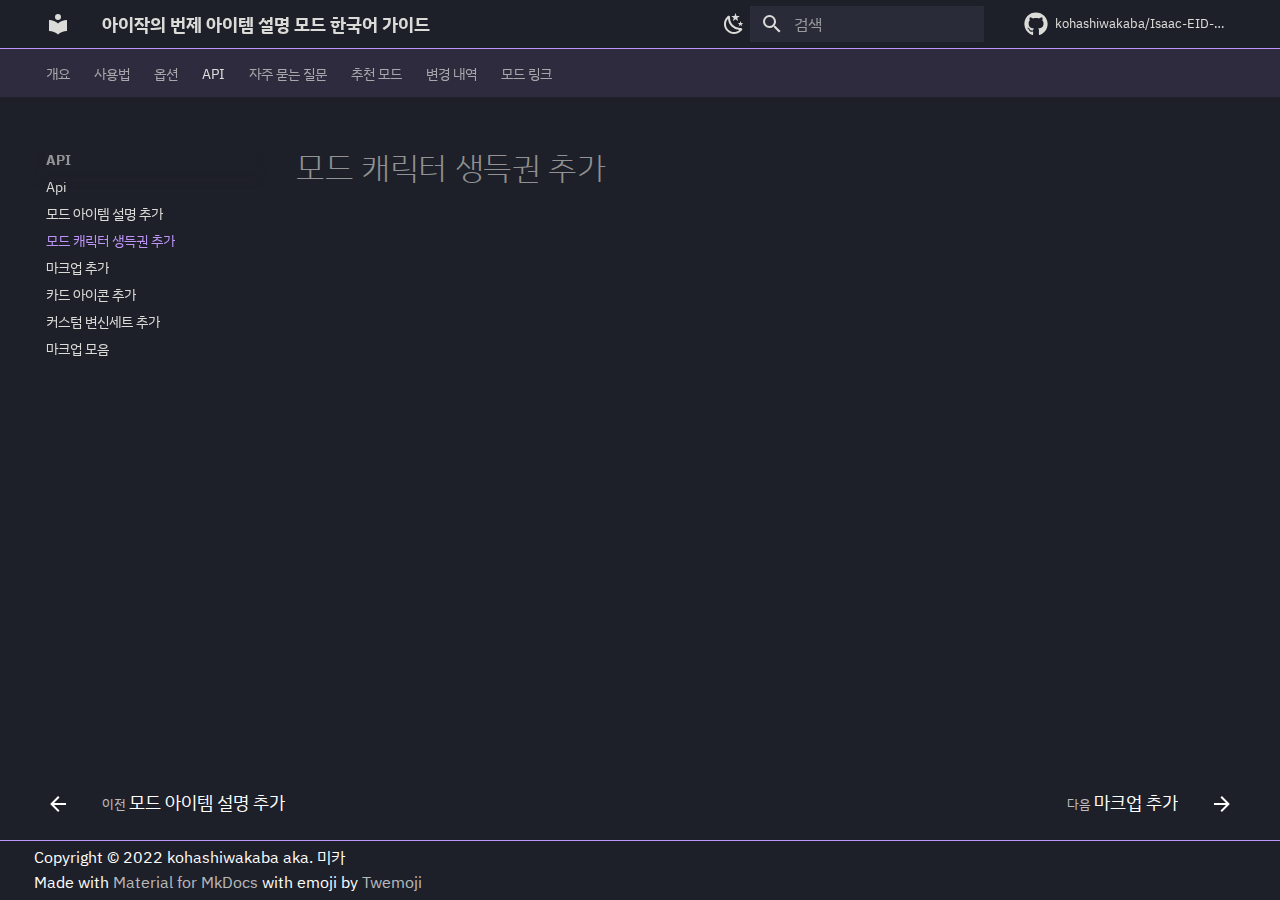
<file: api/birthright/index.html>
<!doctype html>
<html lang="ko" class="no-js">
  <head>
    
      <meta charset="utf-8">
      <meta name="viewport" content="width=device-width,initial-scale=1">
      
      
        <meta name="author" content="kohashiwakaba">
      
      
      
        <link rel="prev" href="../description/">
      
      
        <link rel="next" href="../markupadd/">
      
      
      <link rel="icon" href="../../assets/images/favicon.png">
      <meta name="generator" content="mkdocs-1.5.3, mkdocs-material-9.5.2">
    
    
      
        <title>모드 캐릭터 생득권 추가 - 아이작의 번제 아이템 설명 모드 한국어 가이드</title>
      
    
    
      <link rel="stylesheet" href="../../assets/stylesheets/main.50c56a3b.min.css">
      
        
        <link rel="stylesheet" href="../../assets/stylesheets/palette.06af60db.min.css">
      
      


    
    

      
    
<script src="../../assets/pymdownx-extras/material-extra-theme-TVq-kNRT.js" type="text/javascript"></script>
<script src="../../assets/pymdownx-extras/material-extra-3rdparty-E-i8w1WA.js" type="text/javascript"></script>

    
      
        
        
        <link rel="preconnect" href="https://fonts.gstatic.com" crossorigin>
        <link rel="stylesheet" href="https://fonts.googleapis.com/css?family=IBM+Plex+Sans+KR:300,300i,400,400i,700,700i%7CRoboto+Mono:400,400i,700,700i&display=fallback">
        <style>:root{--md-text-font:"IBM Plex Sans KR";--md-code-font:"Roboto Mono"}</style>
      
    
    
      <link rel="stylesheet" href="../../css/pymdownx.css">
    
      <link rel="stylesheet" href="../../css/wakaba.css">
    
      <link rel="stylesheet" href="../../assets/pymdownx-extras/extra-fb5a2a1c86.css">
    
    <script>__md_scope=new URL("../..",location),__md_hash=e=>[...e].reduce((e,_)=>(e<<5)-e+_.charCodeAt(0),0),__md_get=(e,_=localStorage,t=__md_scope)=>JSON.parse(_.getItem(t.pathname+"."+e)),__md_set=(e,_,t=localStorage,a=__md_scope)=>{try{t.setItem(a.pathname+"."+e,JSON.stringify(_))}catch(e){}}</script>
    
      

    
    
    
  </head>
  
  
    
    
    
    
    
    <body dir="ltr" data-md-color-scheme="dracula" data-md-color-primary="deep-purple" data-md-color-accent="deep-purple">
  
    
    <input class="md-toggle" data-md-toggle="drawer" type="checkbox" id="__drawer" autocomplete="off">
    <input class="md-toggle" data-md-toggle="search" type="checkbox" id="__search" autocomplete="off">
    <label class="md-overlay" for="__drawer"></label>
    <div data-md-component="skip">
      
    </div>
    <div data-md-component="announce">
      
    </div>
    
    
      


<header class="md-header" data-md-component="header">
  <nav
    class="md-header__inner md-grid"
    aria-label="header.title"
  >
    <a
      href="../.."
      title="아이작의 번제 아이템 설명 모드 한국어 가이드"
      class="md-header__button md-logo"
      aria-label="아이작의 번제 아이템 설명 모드 한국어 가이드"
    >
      
  
  <svg xmlns="http://www.w3.org/2000/svg" viewBox="0 0 24 24"><path d="M12 8a3 3 0 0 0 3-3 3 3 0 0 0-3-3 3 3 0 0 0-3 3 3 3 0 0 0 3 3m0 3.54C9.64 9.35 6.5 8 3 8v11c3.5 0 6.64 1.35 9 3.54 2.36-2.19 5.5-3.54 9-3.54V8c-3.5 0-6.64 1.35-9 3.54Z"/></svg>

    </a>
    <label class="md-header__button md-icon" for="__drawer">
      <svg xmlns="http://www.w3.org/2000/svg" viewBox="0 0 24 24"><path d="M3 6h18v2H3V6m0 5h18v2H3v-2m0 5h18v2H3v-2Z"/></svg>
    </label>
    <div class="md-header__title" data-md-component="header-title">
      <div class="md-header__ellipsis">
        <div class="md-header__topic">
          <span class="md-ellipsis">
            아이작의 번제 아이템 설명 모드 한국어 가이드
          </span>
        </div>
        <div class="md-header__topic" data-md-component="header-topic">
          <span class="md-ellipsis">
            
              모드 캐릭터 생득권 추가
            
          </span>
        </div>
      </div>
    </div>
    <div class="md-header__options">
      <div class="md-header-nav__scheme md-header-nav__button md-source__icon md-icon">
          <a
            href="javascript:toggleScheme();"
            title="Light mode"
            class="light-mode"
          >
          
          <svg xmlns="http://www.w3.org/2000/svg" viewBox="0 0 24 24"><path d="M12 7a5 5 0 0 1 5 5 5 5 0 0 1-5 5 5 5 0 0 1-5-5 5 5 0 0 1 5-5m0 2a3 3 0 0 0-3 3 3 3 0 0 0 3 3 3 3 0 0 0 3-3 3 3 0 0 0-3-3m0-7 2.39 3.42C13.65 5.15 12.84 5 12 5c-.84 0-1.65.15-2.39.42L12 2M3.34 7l4.16-.35A7.2 7.2 0 0 0 5.94 8.5c-.44.74-.69 1.5-.83 2.29L3.34 7m.02 10 1.76-3.77a7.131 7.131 0 0 0 2.38 4.14L3.36 17M20.65 7l-1.77 3.79a7.023 7.023 0 0 0-2.38-4.15l4.15.36m-.01 10-4.14.36c.59-.51 1.12-1.14 1.54-1.86.42-.73.69-1.5.83-2.29L20.64 17M12 22l-2.41-3.44c.74.27 1.55.44 2.41.44.82 0 1.63-.17 2.37-.44L12 22Z"/></svg>
          </a>
          <a
            href="javascript:toggleScheme();"
            title="Dark mode"
            class="dark-mode"
          >
          
          <svg xmlns="http://www.w3.org/2000/svg" viewBox="0 0 24 24"><path d="m17.75 4.09-2.53 1.94.91 3.06-2.63-1.81-2.63 1.81.91-3.06-2.53-1.94L12.44 4l1.06-3 1.06 3 3.19.09m3.5 6.91-1.64 1.25.59 1.98-1.7-1.17-1.7 1.17.59-1.98L15.75 11l2.06-.05L18.5 9l.69 1.95 2.06.05m-2.28 4.95c.83-.08 1.72 1.1 1.19 1.85-.32.45-.66.87-1.08 1.27C15.17 23 8.84 23 4.94 19.07c-3.91-3.9-3.91-10.24 0-14.14.4-.4.82-.76 1.27-1.08.75-.53 1.93.36 1.85 1.19-.27 2.86.69 5.83 2.89 8.02a9.96 9.96 0 0 0 8.02 2.89m-1.64 2.02a12.08 12.08 0 0 1-7.8-3.47c-2.17-2.19-3.33-5-3.49-7.82-2.81 3.14-2.7 7.96.31 10.98 3.02 3.01 7.84 3.12 10.98.31Z"/></svg>
          </a>
          <a
            href="javascript:toggleScheme();"
            title="System preference"
            class="system-mode"
          >
          
          <svg xmlns="http://www.w3.org/2000/svg" viewBox="0 0 24 24"><path d="M7.5 2c-1.79 1.15-3 3.18-3 5.5s1.21 4.35 3.03 5.5C4.46 13 2 10.54 2 7.5A5.5 5.5 0 0 1 7.5 2m11.57 1.5 1.43 1.43L4.93 20.5 3.5 19.07 19.07 3.5m-6.18 2.43L11.41 5 9.97 6l.42-1.7L9 3.24l1.75-.12.58-1.65L12 3.1l1.73.03-1.35 1.13.51 1.67m-3.3 3.61-1.16-.73-1.12.78.34-1.32-1.09-.83 1.36-.09.45-1.29.51 1.27 1.36.03-1.05.87.4 1.31M19 13.5a5.5 5.5 0 0 1-5.5 5.5c-1.22 0-2.35-.4-3.26-1.07l7.69-7.69c.67.91 1.07 2.04 1.07 3.26m-4.4 6.58 2.77-1.15-.24 3.35-2.53-2.2m4.33-2.7 1.15-2.77 2.2 2.54-3.35.23m1.15-4.96-1.14-2.78 3.34.24-2.2 2.54M9.63 18.93l2.77 1.15-2.53 2.19-.24-3.34Z"/></svg>
          </a>
           <a
            href="javascript:toggleScheme();"
            title="Unknown scheme"
            class="unknown-mode"
          >
          
          <svg xmlns="http://www.w3.org/2000/svg" viewBox="0 0 24 24"><path d="m15.07 11.25-.9.92C13.45 12.89 13 13.5 13 15h-2v-.5c0-1.11.45-2.11 1.17-2.83l1.24-1.26c.37-.36.59-.86.59-1.41a2 2 0 0 0-2-2 2 2 0 0 0-2 2H8a4 4 0 0 1 4-4 4 4 0 0 1 4 4 3.2 3.2 0 0 1-.93 2.25M13 19h-2v-2h2M12 2A10 10 0 0 0 2 12a10 10 0 0 0 10 10 10 10 0 0 0 10-10c0-5.53-4.5-10-10-10Z"/></svg>
          </a>
      </div>
    </div>
    
      <label class="md-header__button md-icon" for="__search">
        <svg xmlns="http://www.w3.org/2000/svg" viewBox="0 0 24 24"><path d="M9.5 3A6.5 6.5 0 0 1 16 9.5c0 1.61-.59 3.09-1.56 4.23l.27.27h.79l5 5-1.5 1.5-5-5v-.79l-.27-.27A6.516 6.516 0 0 1 9.5 16 6.5 6.5 0 0 1 3 9.5 6.5 6.5 0 0 1 9.5 3m0 2C7 5 5 7 5 9.5S7 14 9.5 14 14 12 14 9.5 12 5 9.5 5Z"/></svg>
      </label>
      <div class="md-search" data-md-component="search" role="dialog">
  <label class="md-search__overlay" for="__search"></label>
  <div class="md-search__inner" role="search">
    <form class="md-search__form" name="search">
      <input type="text" class="md-search__input" name="query" aria-label="검색" placeholder="검색" autocapitalize="off" autocorrect="off" autocomplete="off" spellcheck="false" data-md-component="search-query" required>
      <label class="md-search__icon md-icon" for="__search">
        
        <svg xmlns="http://www.w3.org/2000/svg" viewBox="0 0 24 24"><path d="M9.5 3A6.5 6.5 0 0 1 16 9.5c0 1.61-.59 3.09-1.56 4.23l.27.27h.79l5 5-1.5 1.5-5-5v-.79l-.27-.27A6.516 6.516 0 0 1 9.5 16 6.5 6.5 0 0 1 3 9.5 6.5 6.5 0 0 1 9.5 3m0 2C7 5 5 7 5 9.5S7 14 9.5 14 14 12 14 9.5 12 5 9.5 5Z"/></svg>
        
        <svg xmlns="http://www.w3.org/2000/svg" viewBox="0 0 24 24"><path d="M20 11v2H8l5.5 5.5-1.42 1.42L4.16 12l7.92-7.92L13.5 5.5 8 11h12Z"/></svg>
      </label>
      <nav class="md-search__options" aria-label="검색">
        
        <button type="reset" class="md-search__icon md-icon" title="지우기" aria-label="지우기" tabindex="-1">
          
          <svg xmlns="http://www.w3.org/2000/svg" viewBox="0 0 24 24"><path d="M19 6.41 17.59 5 12 10.59 6.41 5 5 6.41 10.59 12 5 17.59 6.41 19 12 13.41 17.59 19 19 17.59 13.41 12 19 6.41Z"/></svg>
        </button>
      </nav>
      
    </form>
    <div class="md-search__output">
      <div class="md-search__scrollwrap" data-md-scrollfix>
        <div class="md-search-result" data-md-component="search-result">
          <div class="md-search-result__meta">
            검색 초기화
          </div>
          <ol class="md-search-result__list" role="presentation"></ol>
        </div>
      </div>
    </div>
  </div>
</div>
    
    
      <div class="md-header__source">
        <a href="https://github.com/kohashiwakaba/Isaac-EID-Korean-Guide" title="저장소로 이동" class="md-source" data-md-component="source">
  <div class="md-source__icon md-icon">
    
    <svg xmlns="http://www.w3.org/2000/svg" viewBox="0 0 496 512"><!--! Font Awesome Free 6.5.1 by @fontawesome - https://fontawesome.com License - https://fontawesome.com/license/free (Icons: CC BY 4.0, Fonts: SIL OFL 1.1, Code: MIT License) Copyright 2023 Fonticons, Inc.--><path d="M165.9 397.4c0 2-2.3 3.6-5.2 3.6-3.3.3-5.6-1.3-5.6-3.6 0-2 2.3-3.6 5.2-3.6 3-.3 5.6 1.3 5.6 3.6zm-31.1-4.5c-.7 2 1.3 4.3 4.3 4.9 2.6 1 5.6 0 6.2-2s-1.3-4.3-4.3-5.2c-2.6-.7-5.5.3-6.2 2.3zm44.2-1.7c-2.9.7-4.9 2.6-4.6 4.9.3 2 2.9 3.3 5.9 2.6 2.9-.7 4.9-2.6 4.6-4.6-.3-1.9-3-3.2-5.9-2.9zM244.8 8C106.1 8 0 113.3 0 252c0 110.9 69.8 205.8 169.5 239.2 12.8 2.3 17.3-5.6 17.3-12.1 0-6.2-.3-40.4-.3-61.4 0 0-70 15-84.7-29.8 0 0-11.4-29.1-27.8-36.6 0 0-22.9-15.7 1.6-15.4 0 0 24.9 2 38.6 25.8 21.9 38.6 58.6 27.5 72.9 20.9 2.3-16 8.8-27.1 16-33.7-55.9-6.2-112.3-14.3-112.3-110.5 0-27.5 7.6-41.3 23.6-58.9-2.6-6.5-11.1-33.3 2.6-67.9 20.9-6.5 69 27 69 27 20-5.6 41.5-8.5 62.8-8.5s42.8 2.9 62.8 8.5c0 0 48.1-33.6 69-27 13.7 34.7 5.2 61.4 2.6 67.9 16 17.7 25.8 31.5 25.8 58.9 0 96.5-58.9 104.2-114.8 110.5 9.2 7.9 17 22.9 17 46.4 0 33.7-.3 75.4-.3 83.6 0 6.5 4.6 14.4 17.3 12.1C428.2 457.8 496 362.9 496 252 496 113.3 383.5 8 244.8 8zM97.2 352.9c-1.3 1-1 3.3.7 5.2 1.6 1.6 3.9 2.3 5.2 1 1.3-1 1-3.3-.7-5.2-1.6-1.6-3.9-2.3-5.2-1zm-10.8-8.1c-.7 1.3.3 2.9 2.3 3.9 1.6 1 3.6.7 4.3-.7.7-1.3-.3-2.9-2.3-3.9-2-.6-3.6-.3-4.3.7zm32.4 35.6c-1.6 1.3-1 4.3 1.3 6.2 2.3 2.3 5.2 2.6 6.5 1 1.3-1.3.7-4.3-1.3-6.2-2.2-2.3-5.2-2.6-6.5-1zm-11.4-14.7c-1.6 1-1.6 3.6 0 5.9 1.6 2.3 4.3 3.3 5.6 2.3 1.6-1.3 1.6-3.9 0-6.2-1.4-2.3-4-3.3-5.6-2z"/></svg>
  </div>
  <div class="md-source__repository">
    kohashiwakaba/Isaac-EID-Korean-Guide
  </div>
</a>
      </div>
    
  </nav>
</header>
    
    <div class="md-container" data-md-component="container">
      
      
        
          
            
<nav class="md-tabs" aria-label="탭" data-md-component="tabs">
  <div class="md-grid">
    <ul class="md-tabs__list">
      
        
  
  
  
    <li class="md-tabs__item">
      <a href="../.." class="md-tabs__link">
        
  
    
  
  개요

      </a>
    </li>
  

      
        
  
  
  
    
    
      <li class="md-tabs__item">
        <a href="../../howto/basic/" class="md-tabs__link">
          
  
  사용법

        </a>
      </li>
    
  

      
        
  
  
  
    
    
      <li class="md-tabs__item">
        <a href="../../config/configmenu/" class="md-tabs__link">
          
  
  옵션

        </a>
      </li>
    
  

      
        
  
  
    
  
  
    
    
      <li class="md-tabs__item md-tabs__item--active">
        <a href="../api/" class="md-tabs__link">
          
  
  API

        </a>
      </li>
    
  

      
        
  
  
  
    <li class="md-tabs__item">
      <a href="../../faq/" class="md-tabs__link">
        
  
    
  
  자주 묻는 질문

      </a>
    </li>
  

      
        
  
  
  
    <li class="md-tabs__item">
      <a href="../../recommended/" class="md-tabs__link">
        
  
    
  
  추천 모드

      </a>
    </li>
  

      
        
  
  
  
    <li class="md-tabs__item">
      <a href="../../changelog/" class="md-tabs__link">
        
  
    
  
  변경 내역

      </a>
    </li>
  

      
        
  
  
  
    <li class="md-tabs__item">
      <a href="https://steamcommunity.com/sharedfiles/filedetails/?id=836319872" class="md-tabs__link">
        
  
    
  
  모드 링크

      </a>
    </li>
  

      
    </ul>
  </div>
</nav>
          
        
      
      <main class="md-main" data-md-component="main">
        <div class="md-main__inner md-grid">
          
            
              
              <div class="md-sidebar md-sidebar--primary" data-md-component="sidebar" data-md-type="navigation" >
                <div class="md-sidebar__scrollwrap">
                  <div class="md-sidebar__inner">
                    


  


  

<nav class="md-nav md-nav--primary md-nav--lifted md-nav--integrated" aria-label="네비게이션" data-md-level="0">
  <label class="md-nav__title" for="__drawer">
    <a href="../.." title="아이작의 번제 아이템 설명 모드 한국어 가이드" class="md-nav__button md-logo" aria-label="아이작의 번제 아이템 설명 모드 한국어 가이드" data-md-component="logo">
      
  
  <svg xmlns="http://www.w3.org/2000/svg" viewBox="0 0 24 24"><path d="M12 8a3 3 0 0 0 3-3 3 3 0 0 0-3-3 3 3 0 0 0-3 3 3 3 0 0 0 3 3m0 3.54C9.64 9.35 6.5 8 3 8v11c3.5 0 6.64 1.35 9 3.54 2.36-2.19 5.5-3.54 9-3.54V8c-3.5 0-6.64 1.35-9 3.54Z"/></svg>

    </a>
    아이작의 번제 아이템 설명 모드 한국어 가이드
  </label>
  
    <div class="md-nav__source">
      <a href="https://github.com/kohashiwakaba/Isaac-EID-Korean-Guide" title="저장소로 이동" class="md-source" data-md-component="source">
  <div class="md-source__icon md-icon">
    
    <svg xmlns="http://www.w3.org/2000/svg" viewBox="0 0 496 512"><!--! Font Awesome Free 6.5.1 by @fontawesome - https://fontawesome.com License - https://fontawesome.com/license/free (Icons: CC BY 4.0, Fonts: SIL OFL 1.1, Code: MIT License) Copyright 2023 Fonticons, Inc.--><path d="M165.9 397.4c0 2-2.3 3.6-5.2 3.6-3.3.3-5.6-1.3-5.6-3.6 0-2 2.3-3.6 5.2-3.6 3-.3 5.6 1.3 5.6 3.6zm-31.1-4.5c-.7 2 1.3 4.3 4.3 4.9 2.6 1 5.6 0 6.2-2s-1.3-4.3-4.3-5.2c-2.6-.7-5.5.3-6.2 2.3zm44.2-1.7c-2.9.7-4.9 2.6-4.6 4.9.3 2 2.9 3.3 5.9 2.6 2.9-.7 4.9-2.6 4.6-4.6-.3-1.9-3-3.2-5.9-2.9zM244.8 8C106.1 8 0 113.3 0 252c0 110.9 69.8 205.8 169.5 239.2 12.8 2.3 17.3-5.6 17.3-12.1 0-6.2-.3-40.4-.3-61.4 0 0-70 15-84.7-29.8 0 0-11.4-29.1-27.8-36.6 0 0-22.9-15.7 1.6-15.4 0 0 24.9 2 38.6 25.8 21.9 38.6 58.6 27.5 72.9 20.9 2.3-16 8.8-27.1 16-33.7-55.9-6.2-112.3-14.3-112.3-110.5 0-27.5 7.6-41.3 23.6-58.9-2.6-6.5-11.1-33.3 2.6-67.9 20.9-6.5 69 27 69 27 20-5.6 41.5-8.5 62.8-8.5s42.8 2.9 62.8 8.5c0 0 48.1-33.6 69-27 13.7 34.7 5.2 61.4 2.6 67.9 16 17.7 25.8 31.5 25.8 58.9 0 96.5-58.9 104.2-114.8 110.5 9.2 7.9 17 22.9 17 46.4 0 33.7-.3 75.4-.3 83.6 0 6.5 4.6 14.4 17.3 12.1C428.2 457.8 496 362.9 496 252 496 113.3 383.5 8 244.8 8zM97.2 352.9c-1.3 1-1 3.3.7 5.2 1.6 1.6 3.9 2.3 5.2 1 1.3-1 1-3.3-.7-5.2-1.6-1.6-3.9-2.3-5.2-1zm-10.8-8.1c-.7 1.3.3 2.9 2.3 3.9 1.6 1 3.6.7 4.3-.7.7-1.3-.3-2.9-2.3-3.9-2-.6-3.6-.3-4.3.7zm32.4 35.6c-1.6 1.3-1 4.3 1.3 6.2 2.3 2.3 5.2 2.6 6.5 1 1.3-1.3.7-4.3-1.3-6.2-2.2-2.3-5.2-2.6-6.5-1zm-11.4-14.7c-1.6 1-1.6 3.6 0 5.9 1.6 2.3 4.3 3.3 5.6 2.3 1.6-1.3 1.6-3.9 0-6.2-1.4-2.3-4-3.3-5.6-2z"/></svg>
  </div>
  <div class="md-source__repository">
    kohashiwakaba/Isaac-EID-Korean-Guide
  </div>
</a>
    </div>
  
  <ul class="md-nav__list" data-md-scrollfix>
    
      
      
  
  
  
  
    <li class="md-nav__item">
      <a href="../.." class="md-nav__link">
        
  
  <span class="md-ellipsis">
    개요
  </span>
  

      </a>
    </li>
  

    
      
      
  
  
  
  
    
    
    
    
    
      
      
    
    <li class="md-nav__item md-nav__item--section md-nav__item--nested">
      
        
        
        
          
        
        <input class="md-nav__toggle md-toggle md-toggle--indeterminate" type="checkbox" id="__nav_2" >
        
          
          <label class="md-nav__link" for="__nav_2" id="__nav_2_label" tabindex="">
            
  
  <span class="md-ellipsis">
    사용법
  </span>
  

            <span class="md-nav__icon md-icon"></span>
          </label>
        
        <nav class="md-nav" data-md-level="1" aria-labelledby="__nav_2_label" aria-expanded="false">
          <label class="md-nav__title" for="__nav_2">
            <span class="md-nav__icon md-icon"></span>
            사용법
          </label>
          <ul class="md-nav__list" data-md-scrollfix>
            
              
                
  
  
  
  
    <li class="md-nav__item">
      <a href="../../howto/basic/" class="md-nav__link">
        
  
  <span class="md-ellipsis">
    기본 사용법
  </span>
  

      </a>
    </li>
  

              
            
              
                
  
  
  
  
    <li class="md-nav__item">
      <a href="../../howto/advanced/" class="md-nav__link">
        
  
  <span class="md-ellipsis">
    다른 아이템과의 시너지
  </span>
  

      </a>
    </li>
  

              
            
              
                
  
  
  
  
    <li class="md-nav__item">
      <a href="../../howto/crafting/" class="md-nav__link">
        
  
  <span class="md-ellipsis">
    알트 카인 레시피
  </span>
  

      </a>
    </li>
  

              
            
              
                
  
  
  
  
    <li class="md-nav__item">
      <a href="../../howto/update-from-github/" class="md-nav__link">
        
  
  <span class="md-ellipsis">
    Github에서 바로 업데이트
  </span>
  

      </a>
    </li>
  

              
            
          </ul>
        </nav>
      
    </li>
  

    
      
      
  
  
  
  
    
    
    
    
    
      
      
    
    <li class="md-nav__item md-nav__item--section md-nav__item--nested">
      
        
        
        
          
        
        <input class="md-nav__toggle md-toggle md-toggle--indeterminate" type="checkbox" id="__nav_3" >
        
          
          <label class="md-nav__link" for="__nav_3" id="__nav_3_label" tabindex="">
            
  
  <span class="md-ellipsis">
    옵션
  </span>
  

            <span class="md-nav__icon md-icon"></span>
          </label>
        
        <nav class="md-nav" data-md-level="1" aria-labelledby="__nav_3_label" aria-expanded="false">
          <label class="md-nav__title" for="__nav_3">
            <span class="md-nav__icon md-icon"></span>
            옵션
          </label>
          <ul class="md-nav__list" data-md-scrollfix>
            
              
                
  
  
  
  
    <li class="md-nav__item">
      <a href="../../config/configmenu/" class="md-nav__link">
        
  
  <span class="md-ellipsis">
    주요 옵션
  </span>
  

      </a>
    </li>
  

              
            
              
                
  
  
  
  
    <li class="md-nav__item">
      <a href="../../config/lua/" class="md-nav__link">
        
  
  <span class="md-ellipsis">
    설정 파일 직접 수정
  </span>
  

      </a>
    </li>
  

              
            
          </ul>
        </nav>
      
    </li>
  

    
      
      
  
  
    
  
  
  
    
    
    
    
    
      
      
    
    <li class="md-nav__item md-nav__item--active md-nav__item--section md-nav__item--nested">
      
        
        
        
        <input class="md-nav__toggle md-toggle " type="checkbox" id="__nav_4" checked>
        
          
          <label class="md-nav__link" for="__nav_4" id="__nav_4_label" tabindex="">
            
  
  <span class="md-ellipsis">
    API
  </span>
  

            <span class="md-nav__icon md-icon"></span>
          </label>
        
        <nav class="md-nav" data-md-level="1" aria-labelledby="__nav_4_label" aria-expanded="true">
          <label class="md-nav__title" for="__nav_4">
            <span class="md-nav__icon md-icon"></span>
            API
          </label>
          <ul class="md-nav__list" data-md-scrollfix>
            
              
                
  
  
  
  
    <li class="md-nav__item">
      <a href="../api/" class="md-nav__link">
        
  
  <span class="md-ellipsis">
    Api
  </span>
  

      </a>
    </li>
  

              
            
              
                
  
  
  
  
    <li class="md-nav__item">
      <a href="../description/" class="md-nav__link">
        
  
  <span class="md-ellipsis">
    모드 아이템 설명 추가
  </span>
  

      </a>
    </li>
  

              
            
              
                
  
  
    
  
  
  
    <li class="md-nav__item md-nav__item--active">
      
      <input class="md-nav__toggle md-toggle" type="checkbox" id="__toc">
      
      
      
      <a href="./" class="md-nav__link md-nav__link--active">
        
  
  <span class="md-ellipsis">
    모드 캐릭터 생득권 추가
  </span>
  

      </a>
      
    </li>
  

              
            
              
                
  
  
  
  
    <li class="md-nav__item">
      <a href="../markupadd/" class="md-nav__link">
        
  
  <span class="md-ellipsis">
    마크업 추가
  </span>
  

      </a>
    </li>
  

              
            
              
                
  
  
  
  
    <li class="md-nav__item">
      <a href="../cardfront/" class="md-nav__link">
        
  
  <span class="md-ellipsis">
    카드 아이콘 추가
  </span>
  

      </a>
    </li>
  

              
            
              
                
  
  
  
  
    <li class="md-nav__item">
      <a href="../transformation/" class="md-nav__link">
        
  
  <span class="md-ellipsis">
    커스텀 변신세트 추가
  </span>
  

      </a>
    </li>
  

              
            
              
                
  
  
  
  
    <li class="md-nav__item">
      <a href="../markup/" class="md-nav__link">
        
  
  <span class="md-ellipsis">
    마크업 모음
  </span>
  

      </a>
    </li>
  

              
            
          </ul>
        </nav>
      
    </li>
  

    
      
      
  
  
  
  
    <li class="md-nav__item">
      <a href="../../faq/" class="md-nav__link">
        
  
  <span class="md-ellipsis">
    자주 묻는 질문
  </span>
  

      </a>
    </li>
  

    
      
      
  
  
  
  
    <li class="md-nav__item">
      <a href="../../recommended/" class="md-nav__link">
        
  
  <span class="md-ellipsis">
    추천 모드
  </span>
  

      </a>
    </li>
  

    
      
      
  
  
  
  
    <li class="md-nav__item">
      <a href="../../changelog/" class="md-nav__link">
        
  
  <span class="md-ellipsis">
    변경 내역
  </span>
  

      </a>
    </li>
  

    
      
      
  
  
  
  
    <li class="md-nav__item">
      <a href="https://steamcommunity.com/sharedfiles/filedetails/?id=836319872" class="md-nav__link">
        
  
  <span class="md-ellipsis">
    모드 링크
  </span>
  

      </a>
    </li>
  

    
  </ul>
</nav>
                  </div>
                </div>
              </div>
            
            
          
          
            <div class="md-content" data-md-component="content">
              <article class="md-content__inner md-typeset">
                
  
                  

  
  


  <h1>모드 캐릭터 생득권 추가</h1>














                
  

              </article>
            </div>
          
          
<script>var target=document.getElementById(location.hash.slice(1));target&&target.name&&(target.checked=target.name.startsWith("__tabbed_"))</script>
        </div>
        
          <button type="button" class="md-top md-icon" data-md-component="top" hidden>
  
  <svg xmlns="http://www.w3.org/2000/svg" viewBox="0 0 24 24"><path d="M13 20h-2V8l-5.5 5.5-1.42-1.42L12 4.16l7.92 7.92-1.42 1.42L13 8v12Z"/></svg>
  맨위로
</button>
        
      </main>
      
        

<footer class="md-footer">
  
    <nav
      class="md-footer__inner md-grid"
      aria-label="footer.title"
    >
      
        <a
          href="../description/"
          class="md-footer__link md-footer__link--prev"
          rel="prev"
        >
          <div class="md-footer__button md-icon">
            <svg xmlns="http://www.w3.org/2000/svg" viewBox="0 0 24 24"><path d="M20 11v2H8l5.5 5.5-1.42 1.42L4.16 12l7.92-7.92L13.5 5.5 8 11h12Z"/></svg>
          </div>
          <div class="md-footer__title">
            <div class="md-ellipsis">
              <span class="md-footer__direction">
                이전
              </span>
              모드 아이템 설명 추가
            </div>
          </div>
        </a>
      
      
        <a
          href="../markupadd/"
          class="md-footer__link md-footer__link--next"
          rel="next"
        >
          <div class="md-footer__title">
            <div class="md-ellipsis">
              <span class="md-footer__direction">
                다음
              </span>
              마크업 추가
            </div>
          </div>
          <div class="md-footer__button md-icon">
            <svg xmlns="http://www.w3.org/2000/svg" viewBox="0 0 24 24"><path d="M4 11v2h12l-5.5 5.5 1.42 1.42L19.84 12l-7.92-7.92L10.5 5.5 16 11H4Z"/></svg>
          </div>
        </a>
      
    </nav>
  
  <div class="md-footer-meta md-typeset">
    <div class="md-footer-meta__inner md-grid">
      <div class="md-footer-copyright">
        
          <div class="md-footer-copyright__highlight">
            Copyright &copy; 2022 kohashiwakaba aka. 미카
          </div>
        
        Made with
        <a href="https://squidfunk.github.io/mkdocs-material/" target="_blank" rel="noopener">
          Material for MkDocs
        </a>
        with emoji by
        <a href="https://github.com/twitter/twemoji" target="_blank" rel="noopener">
          Twemoji
        </a>
      </div>
      <div class="md-social">
  
</div>
    </div>
  </div>
</footer>
      
    </div>
    <div class="md-dialog" data-md-component="dialog">
      <div class="md-dialog__inner md-typeset"></div>
    </div>
    
    
    <script id="__config" type="application/json">{"base": "../..", "features": ["navigation.instant", "navigation.tracking", "navigation.tabs", "navigation.sections", "navigation.expand", {"toc": {"permalink": true}}, "toc.integrate", "navigation.top", "header.autohide", "navigation.footer"], "search": "../../assets/javascripts/workers/search.f886a092.min.js", "translations": {"clipboard.copied": "\ud074\ub9bd\ubcf4\ub4dc\uc5d0 \ubcf5\uc0ac\ub428", "clipboard.copy": "\ud074\ub9bd\ubcf4\ub4dc\ub85c \ubcf5\uc0ac", "search.result.more.one": "\uc774 \ubb38\uc11c\uc5d0\uc11c 1\uac1c\uc758 \uac80\uc0c9 \uacb0\uacfc \ub354 \ubcf4\uae30", "search.result.more.other": "\uc774 \ubb38\uc11c\uc5d0\uc11c #\uac1c\uc758 \uac80\uc0c9 \uacb0\uacfc \ub354 \ubcf4\uae30", "search.result.none": "\uac80\uc0c9\uc5b4\uc640 \uc77c\uce58\ud558\ub294 \ubb38\uc11c\uac00 \uc5c6\uc2b5\ub2c8\ub2e4", "search.result.one": "1\uac1c\uc758 \uc77c\uce58\ud558\ub294 \ubb38\uc11c", "search.result.other": "#\uac1c\uc758 \uc77c\uce58\ud558\ub294 \ubb38\uc11c", "search.result.placeholder": "\uac80\uc0c9\uc5b4\ub97c \uc785\ub825\ud558\uc138\uc694", "search.result.term.missing": "\ud3ec\ud568\ub418\uc9c0 \uc54a\uc740 \uac80\uc0c9\uc5b4", "select.version": "\ubc84\uc804 \uc120\ud0dd"}}</script>
    
    
      <script src="../../assets/javascripts/bundle.d7c377c4.min.js"></script>
      
        <script src="../../assets/pymdownx-extras/extra-loader-MCFnu0Wd.js"></script>
      
    
  </body>
</html>
</file>
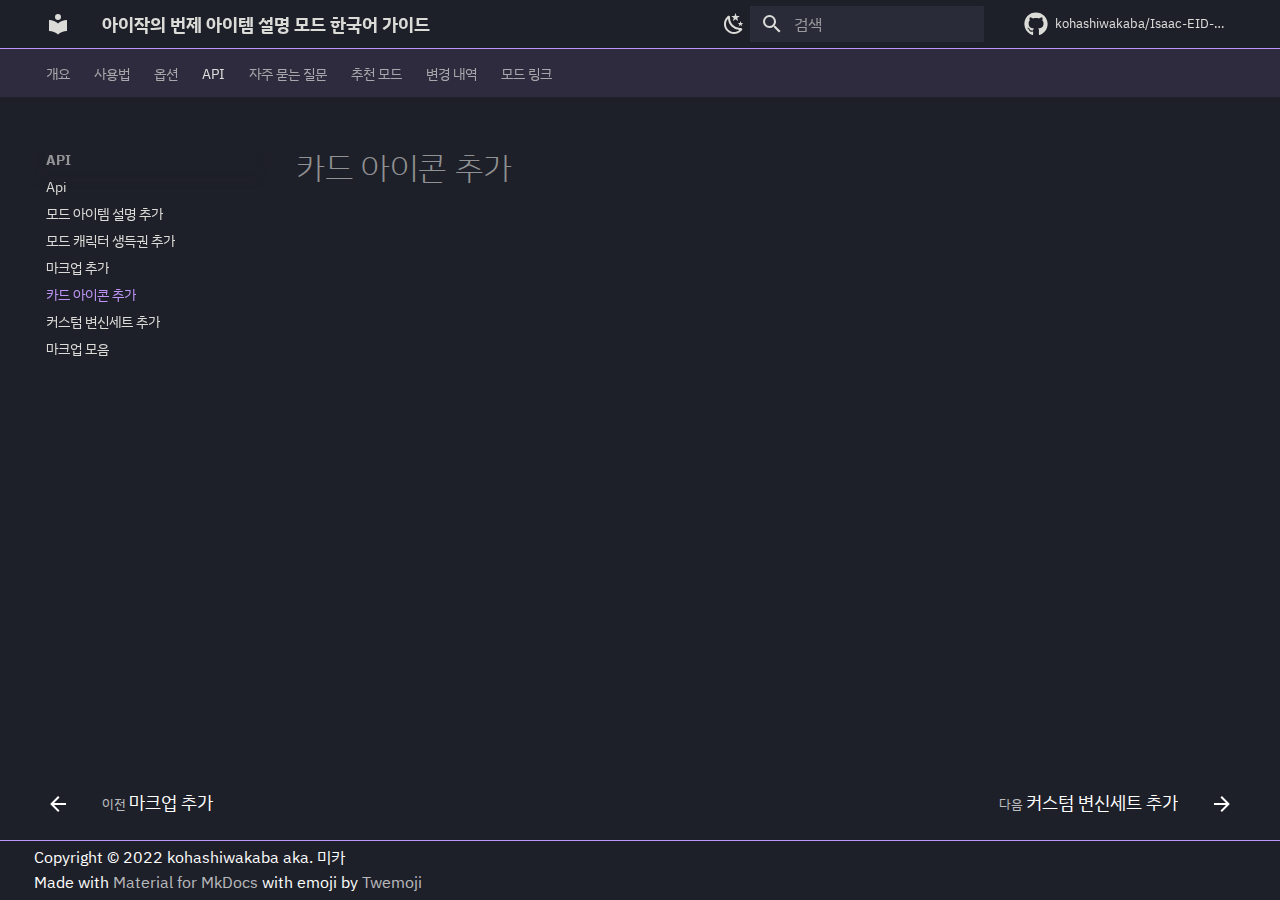
<file: api/cardfront/index.html>
<!doctype html>
<html lang="ko" class="no-js">
  <head>
    
      <meta charset="utf-8">
      <meta name="viewport" content="width=device-width,initial-scale=1">
      
      
        <meta name="author" content="kohashiwakaba">
      
      
      
        <link rel="prev" href="../markupadd/">
      
      
        <link rel="next" href="../transformation/">
      
      
      <link rel="icon" href="../../assets/images/favicon.png">
      <meta name="generator" content="mkdocs-1.5.3, mkdocs-material-9.5.2">
    
    
      
        <title>카드 아이콘 추가 - 아이작의 번제 아이템 설명 모드 한국어 가이드</title>
      
    
    
      <link rel="stylesheet" href="../../assets/stylesheets/main.50c56a3b.min.css">
      
        
        <link rel="stylesheet" href="../../assets/stylesheets/palette.06af60db.min.css">
      
      


    
    

      
    
<script src="../../assets/pymdownx-extras/material-extra-theme-TVq-kNRT.js" type="text/javascript"></script>
<script src="../../assets/pymdownx-extras/material-extra-3rdparty-E-i8w1WA.js" type="text/javascript"></script>

    
      
        
        
        <link rel="preconnect" href="https://fonts.gstatic.com" crossorigin>
        <link rel="stylesheet" href="https://fonts.googleapis.com/css?family=IBM+Plex+Sans+KR:300,300i,400,400i,700,700i%7CRoboto+Mono:400,400i,700,700i&display=fallback">
        <style>:root{--md-text-font:"IBM Plex Sans KR";--md-code-font:"Roboto Mono"}</style>
      
    
    
      <link rel="stylesheet" href="../../css/pymdownx.css">
    
      <link rel="stylesheet" href="../../css/wakaba.css">
    
      <link rel="stylesheet" href="../../assets/pymdownx-extras/extra-fb5a2a1c86.css">
    
    <script>__md_scope=new URL("../..",location),__md_hash=e=>[...e].reduce((e,_)=>(e<<5)-e+_.charCodeAt(0),0),__md_get=(e,_=localStorage,t=__md_scope)=>JSON.parse(_.getItem(t.pathname+"."+e)),__md_set=(e,_,t=localStorage,a=__md_scope)=>{try{t.setItem(a.pathname+"."+e,JSON.stringify(_))}catch(e){}}</script>
    
      

    
    
    
  </head>
  
  
    
    
    
    
    
    <body dir="ltr" data-md-color-scheme="dracula" data-md-color-primary="deep-purple" data-md-color-accent="deep-purple">
  
    
    <input class="md-toggle" data-md-toggle="drawer" type="checkbox" id="__drawer" autocomplete="off">
    <input class="md-toggle" data-md-toggle="search" type="checkbox" id="__search" autocomplete="off">
    <label class="md-overlay" for="__drawer"></label>
    <div data-md-component="skip">
      
    </div>
    <div data-md-component="announce">
      
    </div>
    
    
      


<header class="md-header" data-md-component="header">
  <nav
    class="md-header__inner md-grid"
    aria-label="header.title"
  >
    <a
      href="../.."
      title="아이작의 번제 아이템 설명 모드 한국어 가이드"
      class="md-header__button md-logo"
      aria-label="아이작의 번제 아이템 설명 모드 한국어 가이드"
    >
      
  
  <svg xmlns="http://www.w3.org/2000/svg" viewBox="0 0 24 24"><path d="M12 8a3 3 0 0 0 3-3 3 3 0 0 0-3-3 3 3 0 0 0-3 3 3 3 0 0 0 3 3m0 3.54C9.64 9.35 6.5 8 3 8v11c3.5 0 6.64 1.35 9 3.54 2.36-2.19 5.5-3.54 9-3.54V8c-3.5 0-6.64 1.35-9 3.54Z"/></svg>

    </a>
    <label class="md-header__button md-icon" for="__drawer">
      <svg xmlns="http://www.w3.org/2000/svg" viewBox="0 0 24 24"><path d="M3 6h18v2H3V6m0 5h18v2H3v-2m0 5h18v2H3v-2Z"/></svg>
    </label>
    <div class="md-header__title" data-md-component="header-title">
      <div class="md-header__ellipsis">
        <div class="md-header__topic">
          <span class="md-ellipsis">
            아이작의 번제 아이템 설명 모드 한국어 가이드
          </span>
        </div>
        <div class="md-header__topic" data-md-component="header-topic">
          <span class="md-ellipsis">
            
              카드 아이콘 추가
            
          </span>
        </div>
      </div>
    </div>
    <div class="md-header__options">
      <div class="md-header-nav__scheme md-header-nav__button md-source__icon md-icon">
          <a
            href="javascript:toggleScheme();"
            title="Light mode"
            class="light-mode"
          >
          
          <svg xmlns="http://www.w3.org/2000/svg" viewBox="0 0 24 24"><path d="M12 7a5 5 0 0 1 5 5 5 5 0 0 1-5 5 5 5 0 0 1-5-5 5 5 0 0 1 5-5m0 2a3 3 0 0 0-3 3 3 3 0 0 0 3 3 3 3 0 0 0 3-3 3 3 0 0 0-3-3m0-7 2.39 3.42C13.65 5.15 12.84 5 12 5c-.84 0-1.65.15-2.39.42L12 2M3.34 7l4.16-.35A7.2 7.2 0 0 0 5.94 8.5c-.44.74-.69 1.5-.83 2.29L3.34 7m.02 10 1.76-3.77a7.131 7.131 0 0 0 2.38 4.14L3.36 17M20.65 7l-1.77 3.79a7.023 7.023 0 0 0-2.38-4.15l4.15.36m-.01 10-4.14.36c.59-.51 1.12-1.14 1.54-1.86.42-.73.69-1.5.83-2.29L20.64 17M12 22l-2.41-3.44c.74.27 1.55.44 2.41.44.82 0 1.63-.17 2.37-.44L12 22Z"/></svg>
          </a>
          <a
            href="javascript:toggleScheme();"
            title="Dark mode"
            class="dark-mode"
          >
          
          <svg xmlns="http://www.w3.org/2000/svg" viewBox="0 0 24 24"><path d="m17.75 4.09-2.53 1.94.91 3.06-2.63-1.81-2.63 1.81.91-3.06-2.53-1.94L12.44 4l1.06-3 1.06 3 3.19.09m3.5 6.91-1.64 1.25.59 1.98-1.7-1.17-1.7 1.17.59-1.98L15.75 11l2.06-.05L18.5 9l.69 1.95 2.06.05m-2.28 4.95c.83-.08 1.72 1.1 1.19 1.85-.32.45-.66.87-1.08 1.27C15.17 23 8.84 23 4.94 19.07c-3.91-3.9-3.91-10.24 0-14.14.4-.4.82-.76 1.27-1.08.75-.53 1.93.36 1.85 1.19-.27 2.86.69 5.83 2.89 8.02a9.96 9.96 0 0 0 8.02 2.89m-1.64 2.02a12.08 12.08 0 0 1-7.8-3.47c-2.17-2.19-3.33-5-3.49-7.82-2.81 3.14-2.7 7.96.31 10.98 3.02 3.01 7.84 3.12 10.98.31Z"/></svg>
          </a>
          <a
            href="javascript:toggleScheme();"
            title="System preference"
            class="system-mode"
          >
          
          <svg xmlns="http://www.w3.org/2000/svg" viewBox="0 0 24 24"><path d="M7.5 2c-1.79 1.15-3 3.18-3 5.5s1.21 4.35 3.03 5.5C4.46 13 2 10.54 2 7.5A5.5 5.5 0 0 1 7.5 2m11.57 1.5 1.43 1.43L4.93 20.5 3.5 19.07 19.07 3.5m-6.18 2.43L11.41 5 9.97 6l.42-1.7L9 3.24l1.75-.12.58-1.65L12 3.1l1.73.03-1.35 1.13.51 1.67m-3.3 3.61-1.16-.73-1.12.78.34-1.32-1.09-.83 1.36-.09.45-1.29.51 1.27 1.36.03-1.05.87.4 1.31M19 13.5a5.5 5.5 0 0 1-5.5 5.5c-1.22 0-2.35-.4-3.26-1.07l7.69-7.69c.67.91 1.07 2.04 1.07 3.26m-4.4 6.58 2.77-1.15-.24 3.35-2.53-2.2m4.33-2.7 1.15-2.77 2.2 2.54-3.35.23m1.15-4.96-1.14-2.78 3.34.24-2.2 2.54M9.63 18.93l2.77 1.15-2.53 2.19-.24-3.34Z"/></svg>
          </a>
           <a
            href="javascript:toggleScheme();"
            title="Unknown scheme"
            class="unknown-mode"
          >
          
          <svg xmlns="http://www.w3.org/2000/svg" viewBox="0 0 24 24"><path d="m15.07 11.25-.9.92C13.45 12.89 13 13.5 13 15h-2v-.5c0-1.11.45-2.11 1.17-2.83l1.24-1.26c.37-.36.59-.86.59-1.41a2 2 0 0 0-2-2 2 2 0 0 0-2 2H8a4 4 0 0 1 4-4 4 4 0 0 1 4 4 3.2 3.2 0 0 1-.93 2.25M13 19h-2v-2h2M12 2A10 10 0 0 0 2 12a10 10 0 0 0 10 10 10 10 0 0 0 10-10c0-5.53-4.5-10-10-10Z"/></svg>
          </a>
      </div>
    </div>
    
      <label class="md-header__button md-icon" for="__search">
        <svg xmlns="http://www.w3.org/2000/svg" viewBox="0 0 24 24"><path d="M9.5 3A6.5 6.5 0 0 1 16 9.5c0 1.61-.59 3.09-1.56 4.23l.27.27h.79l5 5-1.5 1.5-5-5v-.79l-.27-.27A6.516 6.516 0 0 1 9.5 16 6.5 6.5 0 0 1 3 9.5 6.5 6.5 0 0 1 9.5 3m0 2C7 5 5 7 5 9.5S7 14 9.5 14 14 12 14 9.5 12 5 9.5 5Z"/></svg>
      </label>
      <div class="md-search" data-md-component="search" role="dialog">
  <label class="md-search__overlay" for="__search"></label>
  <div class="md-search__inner" role="search">
    <form class="md-search__form" name="search">
      <input type="text" class="md-search__input" name="query" aria-label="검색" placeholder="검색" autocapitalize="off" autocorrect="off" autocomplete="off" spellcheck="false" data-md-component="search-query" required>
      <label class="md-search__icon md-icon" for="__search">
        
        <svg xmlns="http://www.w3.org/2000/svg" viewBox="0 0 24 24"><path d="M9.5 3A6.5 6.5 0 0 1 16 9.5c0 1.61-.59 3.09-1.56 4.23l.27.27h.79l5 5-1.5 1.5-5-5v-.79l-.27-.27A6.516 6.516 0 0 1 9.5 16 6.5 6.5 0 0 1 3 9.5 6.5 6.5 0 0 1 9.5 3m0 2C7 5 5 7 5 9.5S7 14 9.5 14 14 12 14 9.5 12 5 9.5 5Z"/></svg>
        
        <svg xmlns="http://www.w3.org/2000/svg" viewBox="0 0 24 24"><path d="M20 11v2H8l5.5 5.5-1.42 1.42L4.16 12l7.92-7.92L13.5 5.5 8 11h12Z"/></svg>
      </label>
      <nav class="md-search__options" aria-label="검색">
        
        <button type="reset" class="md-search__icon md-icon" title="지우기" aria-label="지우기" tabindex="-1">
          
          <svg xmlns="http://www.w3.org/2000/svg" viewBox="0 0 24 24"><path d="M19 6.41 17.59 5 12 10.59 6.41 5 5 6.41 10.59 12 5 17.59 6.41 19 12 13.41 17.59 19 19 17.59 13.41 12 19 6.41Z"/></svg>
        </button>
      </nav>
      
    </form>
    <div class="md-search__output">
      <div class="md-search__scrollwrap" data-md-scrollfix>
        <div class="md-search-result" data-md-component="search-result">
          <div class="md-search-result__meta">
            검색 초기화
          </div>
          <ol class="md-search-result__list" role="presentation"></ol>
        </div>
      </div>
    </div>
  </div>
</div>
    
    
      <div class="md-header__source">
        <a href="https://github.com/kohashiwakaba/Isaac-EID-Korean-Guide" title="저장소로 이동" class="md-source" data-md-component="source">
  <div class="md-source__icon md-icon">
    
    <svg xmlns="http://www.w3.org/2000/svg" viewBox="0 0 496 512"><!--! Font Awesome Free 6.5.1 by @fontawesome - https://fontawesome.com License - https://fontawesome.com/license/free (Icons: CC BY 4.0, Fonts: SIL OFL 1.1, Code: MIT License) Copyright 2023 Fonticons, Inc.--><path d="M165.9 397.4c0 2-2.3 3.6-5.2 3.6-3.3.3-5.6-1.3-5.6-3.6 0-2 2.3-3.6 5.2-3.6 3-.3 5.6 1.3 5.6 3.6zm-31.1-4.5c-.7 2 1.3 4.3 4.3 4.9 2.6 1 5.6 0 6.2-2s-1.3-4.3-4.3-5.2c-2.6-.7-5.5.3-6.2 2.3zm44.2-1.7c-2.9.7-4.9 2.6-4.6 4.9.3 2 2.9 3.3 5.9 2.6 2.9-.7 4.9-2.6 4.6-4.6-.3-1.9-3-3.2-5.9-2.9zM244.8 8C106.1 8 0 113.3 0 252c0 110.9 69.8 205.8 169.5 239.2 12.8 2.3 17.3-5.6 17.3-12.1 0-6.2-.3-40.4-.3-61.4 0 0-70 15-84.7-29.8 0 0-11.4-29.1-27.8-36.6 0 0-22.9-15.7 1.6-15.4 0 0 24.9 2 38.6 25.8 21.9 38.6 58.6 27.5 72.9 20.9 2.3-16 8.8-27.1 16-33.7-55.9-6.2-112.3-14.3-112.3-110.5 0-27.5 7.6-41.3 23.6-58.9-2.6-6.5-11.1-33.3 2.6-67.9 20.9-6.5 69 27 69 27 20-5.6 41.5-8.5 62.8-8.5s42.8 2.9 62.8 8.5c0 0 48.1-33.6 69-27 13.7 34.7 5.2 61.4 2.6 67.9 16 17.7 25.8 31.5 25.8 58.9 0 96.5-58.9 104.2-114.8 110.5 9.2 7.9 17 22.9 17 46.4 0 33.7-.3 75.4-.3 83.6 0 6.5 4.6 14.4 17.3 12.1C428.2 457.8 496 362.9 496 252 496 113.3 383.5 8 244.8 8zM97.2 352.9c-1.3 1-1 3.3.7 5.2 1.6 1.6 3.9 2.3 5.2 1 1.3-1 1-3.3-.7-5.2-1.6-1.6-3.9-2.3-5.2-1zm-10.8-8.1c-.7 1.3.3 2.9 2.3 3.9 1.6 1 3.6.7 4.3-.7.7-1.3-.3-2.9-2.3-3.9-2-.6-3.6-.3-4.3.7zm32.4 35.6c-1.6 1.3-1 4.3 1.3 6.2 2.3 2.3 5.2 2.6 6.5 1 1.3-1.3.7-4.3-1.3-6.2-2.2-2.3-5.2-2.6-6.5-1zm-11.4-14.7c-1.6 1-1.6 3.6 0 5.9 1.6 2.3 4.3 3.3 5.6 2.3 1.6-1.3 1.6-3.9 0-6.2-1.4-2.3-4-3.3-5.6-2z"/></svg>
  </div>
  <div class="md-source__repository">
    kohashiwakaba/Isaac-EID-Korean-Guide
  </div>
</a>
      </div>
    
  </nav>
</header>
    
    <div class="md-container" data-md-component="container">
      
      
        
          
            
<nav class="md-tabs" aria-label="탭" data-md-component="tabs">
  <div class="md-grid">
    <ul class="md-tabs__list">
      
        
  
  
  
    <li class="md-tabs__item">
      <a href="../.." class="md-tabs__link">
        
  
    
  
  개요

      </a>
    </li>
  

      
        
  
  
  
    
    
      <li class="md-tabs__item">
        <a href="../../howto/basic/" class="md-tabs__link">
          
  
  사용법

        </a>
      </li>
    
  

      
        
  
  
  
    
    
      <li class="md-tabs__item">
        <a href="../../config/configmenu/" class="md-tabs__link">
          
  
  옵션

        </a>
      </li>
    
  

      
        
  
  
    
  
  
    
    
      <li class="md-tabs__item md-tabs__item--active">
        <a href="../api/" class="md-tabs__link">
          
  
  API

        </a>
      </li>
    
  

      
        
  
  
  
    <li class="md-tabs__item">
      <a href="../../faq/" class="md-tabs__link">
        
  
    
  
  자주 묻는 질문

      </a>
    </li>
  

      
        
  
  
  
    <li class="md-tabs__item">
      <a href="../../recommended/" class="md-tabs__link">
        
  
    
  
  추천 모드

      </a>
    </li>
  

      
        
  
  
  
    <li class="md-tabs__item">
      <a href="../../changelog/" class="md-tabs__link">
        
  
    
  
  변경 내역

      </a>
    </li>
  

      
        
  
  
  
    <li class="md-tabs__item">
      <a href="https://steamcommunity.com/sharedfiles/filedetails/?id=836319872" class="md-tabs__link">
        
  
    
  
  모드 링크

      </a>
    </li>
  

      
    </ul>
  </div>
</nav>
          
        
      
      <main class="md-main" data-md-component="main">
        <div class="md-main__inner md-grid">
          
            
              
              <div class="md-sidebar md-sidebar--primary" data-md-component="sidebar" data-md-type="navigation" >
                <div class="md-sidebar__scrollwrap">
                  <div class="md-sidebar__inner">
                    


  


  

<nav class="md-nav md-nav--primary md-nav--lifted md-nav--integrated" aria-label="네비게이션" data-md-level="0">
  <label class="md-nav__title" for="__drawer">
    <a href="../.." title="아이작의 번제 아이템 설명 모드 한국어 가이드" class="md-nav__button md-logo" aria-label="아이작의 번제 아이템 설명 모드 한국어 가이드" data-md-component="logo">
      
  
  <svg xmlns="http://www.w3.org/2000/svg" viewBox="0 0 24 24"><path d="M12 8a3 3 0 0 0 3-3 3 3 0 0 0-3-3 3 3 0 0 0-3 3 3 3 0 0 0 3 3m0 3.54C9.64 9.35 6.5 8 3 8v11c3.5 0 6.64 1.35 9 3.54 2.36-2.19 5.5-3.54 9-3.54V8c-3.5 0-6.64 1.35-9 3.54Z"/></svg>

    </a>
    아이작의 번제 아이템 설명 모드 한국어 가이드
  </label>
  
    <div class="md-nav__source">
      <a href="https://github.com/kohashiwakaba/Isaac-EID-Korean-Guide" title="저장소로 이동" class="md-source" data-md-component="source">
  <div class="md-source__icon md-icon">
    
    <svg xmlns="http://www.w3.org/2000/svg" viewBox="0 0 496 512"><!--! Font Awesome Free 6.5.1 by @fontawesome - https://fontawesome.com License - https://fontawesome.com/license/free (Icons: CC BY 4.0, Fonts: SIL OFL 1.1, Code: MIT License) Copyright 2023 Fonticons, Inc.--><path d="M165.9 397.4c0 2-2.3 3.6-5.2 3.6-3.3.3-5.6-1.3-5.6-3.6 0-2 2.3-3.6 5.2-3.6 3-.3 5.6 1.3 5.6 3.6zm-31.1-4.5c-.7 2 1.3 4.3 4.3 4.9 2.6 1 5.6 0 6.2-2s-1.3-4.3-4.3-5.2c-2.6-.7-5.5.3-6.2 2.3zm44.2-1.7c-2.9.7-4.9 2.6-4.6 4.9.3 2 2.9 3.3 5.9 2.6 2.9-.7 4.9-2.6 4.6-4.6-.3-1.9-3-3.2-5.9-2.9zM244.8 8C106.1 8 0 113.3 0 252c0 110.9 69.8 205.8 169.5 239.2 12.8 2.3 17.3-5.6 17.3-12.1 0-6.2-.3-40.4-.3-61.4 0 0-70 15-84.7-29.8 0 0-11.4-29.1-27.8-36.6 0 0-22.9-15.7 1.6-15.4 0 0 24.9 2 38.6 25.8 21.9 38.6 58.6 27.5 72.9 20.9 2.3-16 8.8-27.1 16-33.7-55.9-6.2-112.3-14.3-112.3-110.5 0-27.5 7.6-41.3 23.6-58.9-2.6-6.5-11.1-33.3 2.6-67.9 20.9-6.5 69 27 69 27 20-5.6 41.5-8.5 62.8-8.5s42.8 2.9 62.8 8.5c0 0 48.1-33.6 69-27 13.7 34.7 5.2 61.4 2.6 67.9 16 17.7 25.8 31.5 25.8 58.9 0 96.5-58.9 104.2-114.8 110.5 9.2 7.9 17 22.9 17 46.4 0 33.7-.3 75.4-.3 83.6 0 6.5 4.6 14.4 17.3 12.1C428.2 457.8 496 362.9 496 252 496 113.3 383.5 8 244.8 8zM97.2 352.9c-1.3 1-1 3.3.7 5.2 1.6 1.6 3.9 2.3 5.2 1 1.3-1 1-3.3-.7-5.2-1.6-1.6-3.9-2.3-5.2-1zm-10.8-8.1c-.7 1.3.3 2.9 2.3 3.9 1.6 1 3.6.7 4.3-.7.7-1.3-.3-2.9-2.3-3.9-2-.6-3.6-.3-4.3.7zm32.4 35.6c-1.6 1.3-1 4.3 1.3 6.2 2.3 2.3 5.2 2.6 6.5 1 1.3-1.3.7-4.3-1.3-6.2-2.2-2.3-5.2-2.6-6.5-1zm-11.4-14.7c-1.6 1-1.6 3.6 0 5.9 1.6 2.3 4.3 3.3 5.6 2.3 1.6-1.3 1.6-3.9 0-6.2-1.4-2.3-4-3.3-5.6-2z"/></svg>
  </div>
  <div class="md-source__repository">
    kohashiwakaba/Isaac-EID-Korean-Guide
  </div>
</a>
    </div>
  
  <ul class="md-nav__list" data-md-scrollfix>
    
      
      
  
  
  
  
    <li class="md-nav__item">
      <a href="../.." class="md-nav__link">
        
  
  <span class="md-ellipsis">
    개요
  </span>
  

      </a>
    </li>
  

    
      
      
  
  
  
  
    
    
    
    
    
      
      
    
    <li class="md-nav__item md-nav__item--section md-nav__item--nested">
      
        
        
        
          
        
        <input class="md-nav__toggle md-toggle md-toggle--indeterminate" type="checkbox" id="__nav_2" >
        
          
          <label class="md-nav__link" for="__nav_2" id="__nav_2_label" tabindex="">
            
  
  <span class="md-ellipsis">
    사용법
  </span>
  

            <span class="md-nav__icon md-icon"></span>
          </label>
        
        <nav class="md-nav" data-md-level="1" aria-labelledby="__nav_2_label" aria-expanded="false">
          <label class="md-nav__title" for="__nav_2">
            <span class="md-nav__icon md-icon"></span>
            사용법
          </label>
          <ul class="md-nav__list" data-md-scrollfix>
            
              
                
  
  
  
  
    <li class="md-nav__item">
      <a href="../../howto/basic/" class="md-nav__link">
        
  
  <span class="md-ellipsis">
    기본 사용법
  </span>
  

      </a>
    </li>
  

              
            
              
                
  
  
  
  
    <li class="md-nav__item">
      <a href="../../howto/advanced/" class="md-nav__link">
        
  
  <span class="md-ellipsis">
    다른 아이템과의 시너지
  </span>
  

      </a>
    </li>
  

              
            
              
                
  
  
  
  
    <li class="md-nav__item">
      <a href="../../howto/crafting/" class="md-nav__link">
        
  
  <span class="md-ellipsis">
    알트 카인 레시피
  </span>
  

      </a>
    </li>
  

              
            
              
                
  
  
  
  
    <li class="md-nav__item">
      <a href="../../howto/update-from-github/" class="md-nav__link">
        
  
  <span class="md-ellipsis">
    Github에서 바로 업데이트
  </span>
  

      </a>
    </li>
  

              
            
          </ul>
        </nav>
      
    </li>
  

    
      
      
  
  
  
  
    
    
    
    
    
      
      
    
    <li class="md-nav__item md-nav__item--section md-nav__item--nested">
      
        
        
        
          
        
        <input class="md-nav__toggle md-toggle md-toggle--indeterminate" type="checkbox" id="__nav_3" >
        
          
          <label class="md-nav__link" for="__nav_3" id="__nav_3_label" tabindex="">
            
  
  <span class="md-ellipsis">
    옵션
  </span>
  

            <span class="md-nav__icon md-icon"></span>
          </label>
        
        <nav class="md-nav" data-md-level="1" aria-labelledby="__nav_3_label" aria-expanded="false">
          <label class="md-nav__title" for="__nav_3">
            <span class="md-nav__icon md-icon"></span>
            옵션
          </label>
          <ul class="md-nav__list" data-md-scrollfix>
            
              
                
  
  
  
  
    <li class="md-nav__item">
      <a href="../../config/configmenu/" class="md-nav__link">
        
  
  <span class="md-ellipsis">
    주요 옵션
  </span>
  

      </a>
    </li>
  

              
            
              
                
  
  
  
  
    <li class="md-nav__item">
      <a href="../../config/lua/" class="md-nav__link">
        
  
  <span class="md-ellipsis">
    설정 파일 직접 수정
  </span>
  

      </a>
    </li>
  

              
            
          </ul>
        </nav>
      
    </li>
  

    
      
      
  
  
    
  
  
  
    
    
    
    
    
      
      
    
    <li class="md-nav__item md-nav__item--active md-nav__item--section md-nav__item--nested">
      
        
        
        
        <input class="md-nav__toggle md-toggle " type="checkbox" id="__nav_4" checked>
        
          
          <label class="md-nav__link" for="__nav_4" id="__nav_4_label" tabindex="">
            
  
  <span class="md-ellipsis">
    API
  </span>
  

            <span class="md-nav__icon md-icon"></span>
          </label>
        
        <nav class="md-nav" data-md-level="1" aria-labelledby="__nav_4_label" aria-expanded="true">
          <label class="md-nav__title" for="__nav_4">
            <span class="md-nav__icon md-icon"></span>
            API
          </label>
          <ul class="md-nav__list" data-md-scrollfix>
            
              
                
  
  
  
  
    <li class="md-nav__item">
      <a href="../api/" class="md-nav__link">
        
  
  <span class="md-ellipsis">
    Api
  </span>
  

      </a>
    </li>
  

              
            
              
                
  
  
  
  
    <li class="md-nav__item">
      <a href="../description/" class="md-nav__link">
        
  
  <span class="md-ellipsis">
    모드 아이템 설명 추가
  </span>
  

      </a>
    </li>
  

              
            
              
                
  
  
  
  
    <li class="md-nav__item">
      <a href="../birthright/" class="md-nav__link">
        
  
  <span class="md-ellipsis">
    모드 캐릭터 생득권 추가
  </span>
  

      </a>
    </li>
  

              
            
              
                
  
  
  
  
    <li class="md-nav__item">
      <a href="../markupadd/" class="md-nav__link">
        
  
  <span class="md-ellipsis">
    마크업 추가
  </span>
  

      </a>
    </li>
  

              
            
              
                
  
  
    
  
  
  
    <li class="md-nav__item md-nav__item--active">
      
      <input class="md-nav__toggle md-toggle" type="checkbox" id="__toc">
      
      
      
      <a href="./" class="md-nav__link md-nav__link--active">
        
  
  <span class="md-ellipsis">
    카드 아이콘 추가
  </span>
  

      </a>
      
    </li>
  

              
            
              
                
  
  
  
  
    <li class="md-nav__item">
      <a href="../transformation/" class="md-nav__link">
        
  
  <span class="md-ellipsis">
    커스텀 변신세트 추가
  </span>
  

      </a>
    </li>
  

              
            
              
                
  
  
  
  
    <li class="md-nav__item">
      <a href="../markup/" class="md-nav__link">
        
  
  <span class="md-ellipsis">
    마크업 모음
  </span>
  

      </a>
    </li>
  

              
            
          </ul>
        </nav>
      
    </li>
  

    
      
      
  
  
  
  
    <li class="md-nav__item">
      <a href="../../faq/" class="md-nav__link">
        
  
  <span class="md-ellipsis">
    자주 묻는 질문
  </span>
  

      </a>
    </li>
  

    
      
      
  
  
  
  
    <li class="md-nav__item">
      <a href="../../recommended/" class="md-nav__link">
        
  
  <span class="md-ellipsis">
    추천 모드
  </span>
  

      </a>
    </li>
  

    
      
      
  
  
  
  
    <li class="md-nav__item">
      <a href="../../changelog/" class="md-nav__link">
        
  
  <span class="md-ellipsis">
    변경 내역
  </span>
  

      </a>
    </li>
  

    
      
      
  
  
  
  
    <li class="md-nav__item">
      <a href="https://steamcommunity.com/sharedfiles/filedetails/?id=836319872" class="md-nav__link">
        
  
  <span class="md-ellipsis">
    모드 링크
  </span>
  

      </a>
    </li>
  

    
  </ul>
</nav>
                  </div>
                </div>
              </div>
            
            
          
          
            <div class="md-content" data-md-component="content">
              <article class="md-content__inner md-typeset">
                
  
                  

  
  


  <h1>카드 아이콘 추가</h1>














                
  

              </article>
            </div>
          
          
<script>var target=document.getElementById(location.hash.slice(1));target&&target.name&&(target.checked=target.name.startsWith("__tabbed_"))</script>
        </div>
        
          <button type="button" class="md-top md-icon" data-md-component="top" hidden>
  
  <svg xmlns="http://www.w3.org/2000/svg" viewBox="0 0 24 24"><path d="M13 20h-2V8l-5.5 5.5-1.42-1.42L12 4.16l7.92 7.92-1.42 1.42L13 8v12Z"/></svg>
  맨위로
</button>
        
      </main>
      
        

<footer class="md-footer">
  
    <nav
      class="md-footer__inner md-grid"
      aria-label="footer.title"
    >
      
        <a
          href="../markupadd/"
          class="md-footer__link md-footer__link--prev"
          rel="prev"
        >
          <div class="md-footer__button md-icon">
            <svg xmlns="http://www.w3.org/2000/svg" viewBox="0 0 24 24"><path d="M20 11v2H8l5.5 5.5-1.42 1.42L4.16 12l7.92-7.92L13.5 5.5 8 11h12Z"/></svg>
          </div>
          <div class="md-footer__title">
            <div class="md-ellipsis">
              <span class="md-footer__direction">
                이전
              </span>
              마크업 추가
            </div>
          </div>
        </a>
      
      
        <a
          href="../transformation/"
          class="md-footer__link md-footer__link--next"
          rel="next"
        >
          <div class="md-footer__title">
            <div class="md-ellipsis">
              <span class="md-footer__direction">
                다음
              </span>
              커스텀 변신세트 추가
            </div>
          </div>
          <div class="md-footer__button md-icon">
            <svg xmlns="http://www.w3.org/2000/svg" viewBox="0 0 24 24"><path d="M4 11v2h12l-5.5 5.5 1.42 1.42L19.84 12l-7.92-7.92L10.5 5.5 16 11H4Z"/></svg>
          </div>
        </a>
      
    </nav>
  
  <div class="md-footer-meta md-typeset">
    <div class="md-footer-meta__inner md-grid">
      <div class="md-footer-copyright">
        
          <div class="md-footer-copyright__highlight">
            Copyright &copy; 2022 kohashiwakaba aka. 미카
          </div>
        
        Made with
        <a href="https://squidfunk.github.io/mkdocs-material/" target="_blank" rel="noopener">
          Material for MkDocs
        </a>
        with emoji by
        <a href="https://github.com/twitter/twemoji" target="_blank" rel="noopener">
          Twemoji
        </a>
      </div>
      <div class="md-social">
  
</div>
    </div>
  </div>
</footer>
      
    </div>
    <div class="md-dialog" data-md-component="dialog">
      <div class="md-dialog__inner md-typeset"></div>
    </div>
    
    
    <script id="__config" type="application/json">{"base": "../..", "features": ["navigation.instant", "navigation.tracking", "navigation.tabs", "navigation.sections", "navigation.expand", {"toc": {"permalink": true}}, "toc.integrate", "navigation.top", "header.autohide", "navigation.footer"], "search": "../../assets/javascripts/workers/search.f886a092.min.js", "translations": {"clipboard.copied": "\ud074\ub9bd\ubcf4\ub4dc\uc5d0 \ubcf5\uc0ac\ub428", "clipboard.copy": "\ud074\ub9bd\ubcf4\ub4dc\ub85c \ubcf5\uc0ac", "search.result.more.one": "\uc774 \ubb38\uc11c\uc5d0\uc11c 1\uac1c\uc758 \uac80\uc0c9 \uacb0\uacfc \ub354 \ubcf4\uae30", "search.result.more.other": "\uc774 \ubb38\uc11c\uc5d0\uc11c #\uac1c\uc758 \uac80\uc0c9 \uacb0\uacfc \ub354 \ubcf4\uae30", "search.result.none": "\uac80\uc0c9\uc5b4\uc640 \uc77c\uce58\ud558\ub294 \ubb38\uc11c\uac00 \uc5c6\uc2b5\ub2c8\ub2e4", "search.result.one": "1\uac1c\uc758 \uc77c\uce58\ud558\ub294 \ubb38\uc11c", "search.result.other": "#\uac1c\uc758 \uc77c\uce58\ud558\ub294 \ubb38\uc11c", "search.result.placeholder": "\uac80\uc0c9\uc5b4\ub97c \uc785\ub825\ud558\uc138\uc694", "search.result.term.missing": "\ud3ec\ud568\ub418\uc9c0 \uc54a\uc740 \uac80\uc0c9\uc5b4", "select.version": "\ubc84\uc804 \uc120\ud0dd"}}</script>
    
    
      <script src="../../assets/javascripts/bundle.d7c377c4.min.js"></script>
      
        <script src="../../assets/pymdownx-extras/extra-loader-MCFnu0Wd.js"></script>
      
    
  </body>
</html>
</file>
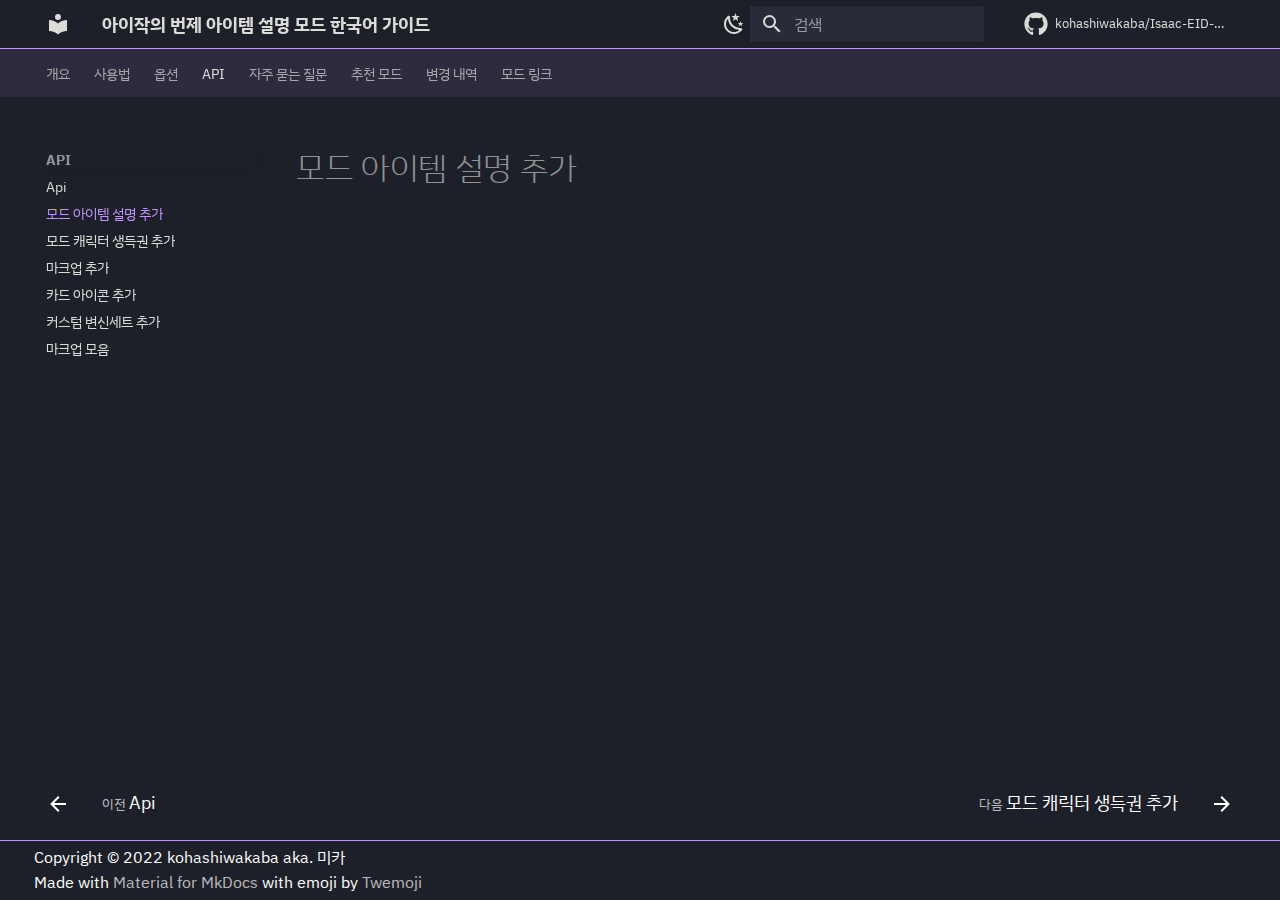
<file: api/description/index.html>
<!doctype html>
<html lang="ko" class="no-js">
  <head>
    
      <meta charset="utf-8">
      <meta name="viewport" content="width=device-width,initial-scale=1">
      
      
        <meta name="author" content="kohashiwakaba">
      
      
      
        <link rel="prev" href="../api/">
      
      
        <link rel="next" href="../birthright/">
      
      
      <link rel="icon" href="../../assets/images/favicon.png">
      <meta name="generator" content="mkdocs-1.5.3, mkdocs-material-9.5.2">
    
    
      
        <title>모드 아이템 설명 추가 - 아이작의 번제 아이템 설명 모드 한국어 가이드</title>
      
    
    
      <link rel="stylesheet" href="../../assets/stylesheets/main.50c56a3b.min.css">
      
        
        <link rel="stylesheet" href="../../assets/stylesheets/palette.06af60db.min.css">
      
      


    
    

      
    
<script src="../../assets/pymdownx-extras/material-extra-theme-TVq-kNRT.js" type="text/javascript"></script>
<script src="../../assets/pymdownx-extras/material-extra-3rdparty-E-i8w1WA.js" type="text/javascript"></script>

    
      
        
        
        <link rel="preconnect" href="https://fonts.gstatic.com" crossorigin>
        <link rel="stylesheet" href="https://fonts.googleapis.com/css?family=IBM+Plex+Sans+KR:300,300i,400,400i,700,700i%7CRoboto+Mono:400,400i,700,700i&display=fallback">
        <style>:root{--md-text-font:"IBM Plex Sans KR";--md-code-font:"Roboto Mono"}</style>
      
    
    
      <link rel="stylesheet" href="../../css/pymdownx.css">
    
      <link rel="stylesheet" href="../../css/wakaba.css">
    
      <link rel="stylesheet" href="../../assets/pymdownx-extras/extra-fb5a2a1c86.css">
    
    <script>__md_scope=new URL("../..",location),__md_hash=e=>[...e].reduce((e,_)=>(e<<5)-e+_.charCodeAt(0),0),__md_get=(e,_=localStorage,t=__md_scope)=>JSON.parse(_.getItem(t.pathname+"."+e)),__md_set=(e,_,t=localStorage,a=__md_scope)=>{try{t.setItem(a.pathname+"."+e,JSON.stringify(_))}catch(e){}}</script>
    
      

    
    
    
  </head>
  
  
    
    
    
    
    
    <body dir="ltr" data-md-color-scheme="dracula" data-md-color-primary="deep-purple" data-md-color-accent="deep-purple">
  
    
    <input class="md-toggle" data-md-toggle="drawer" type="checkbox" id="__drawer" autocomplete="off">
    <input class="md-toggle" data-md-toggle="search" type="checkbox" id="__search" autocomplete="off">
    <label class="md-overlay" for="__drawer"></label>
    <div data-md-component="skip">
      
    </div>
    <div data-md-component="announce">
      
    </div>
    
    
      


<header class="md-header" data-md-component="header">
  <nav
    class="md-header__inner md-grid"
    aria-label="header.title"
  >
    <a
      href="../.."
      title="아이작의 번제 아이템 설명 모드 한국어 가이드"
      class="md-header__button md-logo"
      aria-label="아이작의 번제 아이템 설명 모드 한국어 가이드"
    >
      
  
  <svg xmlns="http://www.w3.org/2000/svg" viewBox="0 0 24 24"><path d="M12 8a3 3 0 0 0 3-3 3 3 0 0 0-3-3 3 3 0 0 0-3 3 3 3 0 0 0 3 3m0 3.54C9.64 9.35 6.5 8 3 8v11c3.5 0 6.64 1.35 9 3.54 2.36-2.19 5.5-3.54 9-3.54V8c-3.5 0-6.64 1.35-9 3.54Z"/></svg>

    </a>
    <label class="md-header__button md-icon" for="__drawer">
      <svg xmlns="http://www.w3.org/2000/svg" viewBox="0 0 24 24"><path d="M3 6h18v2H3V6m0 5h18v2H3v-2m0 5h18v2H3v-2Z"/></svg>
    </label>
    <div class="md-header__title" data-md-component="header-title">
      <div class="md-header__ellipsis">
        <div class="md-header__topic">
          <span class="md-ellipsis">
            아이작의 번제 아이템 설명 모드 한국어 가이드
          </span>
        </div>
        <div class="md-header__topic" data-md-component="header-topic">
          <span class="md-ellipsis">
            
              모드 아이템 설명 추가
            
          </span>
        </div>
      </div>
    </div>
    <div class="md-header__options">
      <div class="md-header-nav__scheme md-header-nav__button md-source__icon md-icon">
          <a
            href="javascript:toggleScheme();"
            title="Light mode"
            class="light-mode"
          >
          
          <svg xmlns="http://www.w3.org/2000/svg" viewBox="0 0 24 24"><path d="M12 7a5 5 0 0 1 5 5 5 5 0 0 1-5 5 5 5 0 0 1-5-5 5 5 0 0 1 5-5m0 2a3 3 0 0 0-3 3 3 3 0 0 0 3 3 3 3 0 0 0 3-3 3 3 0 0 0-3-3m0-7 2.39 3.42C13.65 5.15 12.84 5 12 5c-.84 0-1.65.15-2.39.42L12 2M3.34 7l4.16-.35A7.2 7.2 0 0 0 5.94 8.5c-.44.74-.69 1.5-.83 2.29L3.34 7m.02 10 1.76-3.77a7.131 7.131 0 0 0 2.38 4.14L3.36 17M20.65 7l-1.77 3.79a7.023 7.023 0 0 0-2.38-4.15l4.15.36m-.01 10-4.14.36c.59-.51 1.12-1.14 1.54-1.86.42-.73.69-1.5.83-2.29L20.64 17M12 22l-2.41-3.44c.74.27 1.55.44 2.41.44.82 0 1.63-.17 2.37-.44L12 22Z"/></svg>
          </a>
          <a
            href="javascript:toggleScheme();"
            title="Dark mode"
            class="dark-mode"
          >
          
          <svg xmlns="http://www.w3.org/2000/svg" viewBox="0 0 24 24"><path d="m17.75 4.09-2.53 1.94.91 3.06-2.63-1.81-2.63 1.81.91-3.06-2.53-1.94L12.44 4l1.06-3 1.06 3 3.19.09m3.5 6.91-1.64 1.25.59 1.98-1.7-1.17-1.7 1.17.59-1.98L15.75 11l2.06-.05L18.5 9l.69 1.95 2.06.05m-2.28 4.95c.83-.08 1.72 1.1 1.19 1.85-.32.45-.66.87-1.08 1.27C15.17 23 8.84 23 4.94 19.07c-3.91-3.9-3.91-10.24 0-14.14.4-.4.82-.76 1.27-1.08.75-.53 1.93.36 1.85 1.19-.27 2.86.69 5.83 2.89 8.02a9.96 9.96 0 0 0 8.02 2.89m-1.64 2.02a12.08 12.08 0 0 1-7.8-3.47c-2.17-2.19-3.33-5-3.49-7.82-2.81 3.14-2.7 7.96.31 10.98 3.02 3.01 7.84 3.12 10.98.31Z"/></svg>
          </a>
          <a
            href="javascript:toggleScheme();"
            title="System preference"
            class="system-mode"
          >
          
          <svg xmlns="http://www.w3.org/2000/svg" viewBox="0 0 24 24"><path d="M7.5 2c-1.79 1.15-3 3.18-3 5.5s1.21 4.35 3.03 5.5C4.46 13 2 10.54 2 7.5A5.5 5.5 0 0 1 7.5 2m11.57 1.5 1.43 1.43L4.93 20.5 3.5 19.07 19.07 3.5m-6.18 2.43L11.41 5 9.97 6l.42-1.7L9 3.24l1.75-.12.58-1.65L12 3.1l1.73.03-1.35 1.13.51 1.67m-3.3 3.61-1.16-.73-1.12.78.34-1.32-1.09-.83 1.36-.09.45-1.29.51 1.27 1.36.03-1.05.87.4 1.31M19 13.5a5.5 5.5 0 0 1-5.5 5.5c-1.22 0-2.35-.4-3.26-1.07l7.69-7.69c.67.91 1.07 2.04 1.07 3.26m-4.4 6.58 2.77-1.15-.24 3.35-2.53-2.2m4.33-2.7 1.15-2.77 2.2 2.54-3.35.23m1.15-4.96-1.14-2.78 3.34.24-2.2 2.54M9.63 18.93l2.77 1.15-2.53 2.19-.24-3.34Z"/></svg>
          </a>
           <a
            href="javascript:toggleScheme();"
            title="Unknown scheme"
            class="unknown-mode"
          >
          
          <svg xmlns="http://www.w3.org/2000/svg" viewBox="0 0 24 24"><path d="m15.07 11.25-.9.92C13.45 12.89 13 13.5 13 15h-2v-.5c0-1.11.45-2.11 1.17-2.83l1.24-1.26c.37-.36.59-.86.59-1.41a2 2 0 0 0-2-2 2 2 0 0 0-2 2H8a4 4 0 0 1 4-4 4 4 0 0 1 4 4 3.2 3.2 0 0 1-.93 2.25M13 19h-2v-2h2M12 2A10 10 0 0 0 2 12a10 10 0 0 0 10 10 10 10 0 0 0 10-10c0-5.53-4.5-10-10-10Z"/></svg>
          </a>
      </div>
    </div>
    
      <label class="md-header__button md-icon" for="__search">
        <svg xmlns="http://www.w3.org/2000/svg" viewBox="0 0 24 24"><path d="M9.5 3A6.5 6.5 0 0 1 16 9.5c0 1.61-.59 3.09-1.56 4.23l.27.27h.79l5 5-1.5 1.5-5-5v-.79l-.27-.27A6.516 6.516 0 0 1 9.5 16 6.5 6.5 0 0 1 3 9.5 6.5 6.5 0 0 1 9.5 3m0 2C7 5 5 7 5 9.5S7 14 9.5 14 14 12 14 9.5 12 5 9.5 5Z"/></svg>
      </label>
      <div class="md-search" data-md-component="search" role="dialog">
  <label class="md-search__overlay" for="__search"></label>
  <div class="md-search__inner" role="search">
    <form class="md-search__form" name="search">
      <input type="text" class="md-search__input" name="query" aria-label="검색" placeholder="검색" autocapitalize="off" autocorrect="off" autocomplete="off" spellcheck="false" data-md-component="search-query" required>
      <label class="md-search__icon md-icon" for="__search">
        
        <svg xmlns="http://www.w3.org/2000/svg" viewBox="0 0 24 24"><path d="M9.5 3A6.5 6.5 0 0 1 16 9.5c0 1.61-.59 3.09-1.56 4.23l.27.27h.79l5 5-1.5 1.5-5-5v-.79l-.27-.27A6.516 6.516 0 0 1 9.5 16 6.5 6.5 0 0 1 3 9.5 6.5 6.5 0 0 1 9.5 3m0 2C7 5 5 7 5 9.5S7 14 9.5 14 14 12 14 9.5 12 5 9.5 5Z"/></svg>
        
        <svg xmlns="http://www.w3.org/2000/svg" viewBox="0 0 24 24"><path d="M20 11v2H8l5.5 5.5-1.42 1.42L4.16 12l7.92-7.92L13.5 5.5 8 11h12Z"/></svg>
      </label>
      <nav class="md-search__options" aria-label="검색">
        
        <button type="reset" class="md-search__icon md-icon" title="지우기" aria-label="지우기" tabindex="-1">
          
          <svg xmlns="http://www.w3.org/2000/svg" viewBox="0 0 24 24"><path d="M19 6.41 17.59 5 12 10.59 6.41 5 5 6.41 10.59 12 5 17.59 6.41 19 12 13.41 17.59 19 19 17.59 13.41 12 19 6.41Z"/></svg>
        </button>
      </nav>
      
    </form>
    <div class="md-search__output">
      <div class="md-search__scrollwrap" data-md-scrollfix>
        <div class="md-search-result" data-md-component="search-result">
          <div class="md-search-result__meta">
            검색 초기화
          </div>
          <ol class="md-search-result__list" role="presentation"></ol>
        </div>
      </div>
    </div>
  </div>
</div>
    
    
      <div class="md-header__source">
        <a href="https://github.com/kohashiwakaba/Isaac-EID-Korean-Guide" title="저장소로 이동" class="md-source" data-md-component="source">
  <div class="md-source__icon md-icon">
    
    <svg xmlns="http://www.w3.org/2000/svg" viewBox="0 0 496 512"><!--! Font Awesome Free 6.5.1 by @fontawesome - https://fontawesome.com License - https://fontawesome.com/license/free (Icons: CC BY 4.0, Fonts: SIL OFL 1.1, Code: MIT License) Copyright 2023 Fonticons, Inc.--><path d="M165.9 397.4c0 2-2.3 3.6-5.2 3.6-3.3.3-5.6-1.3-5.6-3.6 0-2 2.3-3.6 5.2-3.6 3-.3 5.6 1.3 5.6 3.6zm-31.1-4.5c-.7 2 1.3 4.3 4.3 4.9 2.6 1 5.6 0 6.2-2s-1.3-4.3-4.3-5.2c-2.6-.7-5.5.3-6.2 2.3zm44.2-1.7c-2.9.7-4.9 2.6-4.6 4.9.3 2 2.9 3.3 5.9 2.6 2.9-.7 4.9-2.6 4.6-4.6-.3-1.9-3-3.2-5.9-2.9zM244.8 8C106.1 8 0 113.3 0 252c0 110.9 69.8 205.8 169.5 239.2 12.8 2.3 17.3-5.6 17.3-12.1 0-6.2-.3-40.4-.3-61.4 0 0-70 15-84.7-29.8 0 0-11.4-29.1-27.8-36.6 0 0-22.9-15.7 1.6-15.4 0 0 24.9 2 38.6 25.8 21.9 38.6 58.6 27.5 72.9 20.9 2.3-16 8.8-27.1 16-33.7-55.9-6.2-112.3-14.3-112.3-110.5 0-27.5 7.6-41.3 23.6-58.9-2.6-6.5-11.1-33.3 2.6-67.9 20.9-6.5 69 27 69 27 20-5.6 41.5-8.5 62.8-8.5s42.8 2.9 62.8 8.5c0 0 48.1-33.6 69-27 13.7 34.7 5.2 61.4 2.6 67.9 16 17.7 25.8 31.5 25.8 58.9 0 96.5-58.9 104.2-114.8 110.5 9.2 7.9 17 22.9 17 46.4 0 33.7-.3 75.4-.3 83.6 0 6.5 4.6 14.4 17.3 12.1C428.2 457.8 496 362.9 496 252 496 113.3 383.5 8 244.8 8zM97.2 352.9c-1.3 1-1 3.3.7 5.2 1.6 1.6 3.9 2.3 5.2 1 1.3-1 1-3.3-.7-5.2-1.6-1.6-3.9-2.3-5.2-1zm-10.8-8.1c-.7 1.3.3 2.9 2.3 3.9 1.6 1 3.6.7 4.3-.7.7-1.3-.3-2.9-2.3-3.9-2-.6-3.6-.3-4.3.7zm32.4 35.6c-1.6 1.3-1 4.3 1.3 6.2 2.3 2.3 5.2 2.6 6.5 1 1.3-1.3.7-4.3-1.3-6.2-2.2-2.3-5.2-2.6-6.5-1zm-11.4-14.7c-1.6 1-1.6 3.6 0 5.9 1.6 2.3 4.3 3.3 5.6 2.3 1.6-1.3 1.6-3.9 0-6.2-1.4-2.3-4-3.3-5.6-2z"/></svg>
  </div>
  <div class="md-source__repository">
    kohashiwakaba/Isaac-EID-Korean-Guide
  </div>
</a>
      </div>
    
  </nav>
</header>
    
    <div class="md-container" data-md-component="container">
      
      
        
          
            
<nav class="md-tabs" aria-label="탭" data-md-component="tabs">
  <div class="md-grid">
    <ul class="md-tabs__list">
      
        
  
  
  
    <li class="md-tabs__item">
      <a href="../.." class="md-tabs__link">
        
  
    
  
  개요

      </a>
    </li>
  

      
        
  
  
  
    
    
      <li class="md-tabs__item">
        <a href="../../howto/basic/" class="md-tabs__link">
          
  
  사용법

        </a>
      </li>
    
  

      
        
  
  
  
    
    
      <li class="md-tabs__item">
        <a href="../../config/configmenu/" class="md-tabs__link">
          
  
  옵션

        </a>
      </li>
    
  

      
        
  
  
    
  
  
    
    
      <li class="md-tabs__item md-tabs__item--active">
        <a href="../api/" class="md-tabs__link">
          
  
  API

        </a>
      </li>
    
  

      
        
  
  
  
    <li class="md-tabs__item">
      <a href="../../faq/" class="md-tabs__link">
        
  
    
  
  자주 묻는 질문

      </a>
    </li>
  

      
        
  
  
  
    <li class="md-tabs__item">
      <a href="../../recommended/" class="md-tabs__link">
        
  
    
  
  추천 모드

      </a>
    </li>
  

      
        
  
  
  
    <li class="md-tabs__item">
      <a href="../../changelog/" class="md-tabs__link">
        
  
    
  
  변경 내역

      </a>
    </li>
  

      
        
  
  
  
    <li class="md-tabs__item">
      <a href="https://steamcommunity.com/sharedfiles/filedetails/?id=836319872" class="md-tabs__link">
        
  
    
  
  모드 링크

      </a>
    </li>
  

      
    </ul>
  </div>
</nav>
          
        
      
      <main class="md-main" data-md-component="main">
        <div class="md-main__inner md-grid">
          
            
              
              <div class="md-sidebar md-sidebar--primary" data-md-component="sidebar" data-md-type="navigation" >
                <div class="md-sidebar__scrollwrap">
                  <div class="md-sidebar__inner">
                    


  


  

<nav class="md-nav md-nav--primary md-nav--lifted md-nav--integrated" aria-label="네비게이션" data-md-level="0">
  <label class="md-nav__title" for="__drawer">
    <a href="../.." title="아이작의 번제 아이템 설명 모드 한국어 가이드" class="md-nav__button md-logo" aria-label="아이작의 번제 아이템 설명 모드 한국어 가이드" data-md-component="logo">
      
  
  <svg xmlns="http://www.w3.org/2000/svg" viewBox="0 0 24 24"><path d="M12 8a3 3 0 0 0 3-3 3 3 0 0 0-3-3 3 3 0 0 0-3 3 3 3 0 0 0 3 3m0 3.54C9.64 9.35 6.5 8 3 8v11c3.5 0 6.64 1.35 9 3.54 2.36-2.19 5.5-3.54 9-3.54V8c-3.5 0-6.64 1.35-9 3.54Z"/></svg>

    </a>
    아이작의 번제 아이템 설명 모드 한국어 가이드
  </label>
  
    <div class="md-nav__source">
      <a href="https://github.com/kohashiwakaba/Isaac-EID-Korean-Guide" title="저장소로 이동" class="md-source" data-md-component="source">
  <div class="md-source__icon md-icon">
    
    <svg xmlns="http://www.w3.org/2000/svg" viewBox="0 0 496 512"><!--! Font Awesome Free 6.5.1 by @fontawesome - https://fontawesome.com License - https://fontawesome.com/license/free (Icons: CC BY 4.0, Fonts: SIL OFL 1.1, Code: MIT License) Copyright 2023 Fonticons, Inc.--><path d="M165.9 397.4c0 2-2.3 3.6-5.2 3.6-3.3.3-5.6-1.3-5.6-3.6 0-2 2.3-3.6 5.2-3.6 3-.3 5.6 1.3 5.6 3.6zm-31.1-4.5c-.7 2 1.3 4.3 4.3 4.9 2.6 1 5.6 0 6.2-2s-1.3-4.3-4.3-5.2c-2.6-.7-5.5.3-6.2 2.3zm44.2-1.7c-2.9.7-4.9 2.6-4.6 4.9.3 2 2.9 3.3 5.9 2.6 2.9-.7 4.9-2.6 4.6-4.6-.3-1.9-3-3.2-5.9-2.9zM244.8 8C106.1 8 0 113.3 0 252c0 110.9 69.8 205.8 169.5 239.2 12.8 2.3 17.3-5.6 17.3-12.1 0-6.2-.3-40.4-.3-61.4 0 0-70 15-84.7-29.8 0 0-11.4-29.1-27.8-36.6 0 0-22.9-15.7 1.6-15.4 0 0 24.9 2 38.6 25.8 21.9 38.6 58.6 27.5 72.9 20.9 2.3-16 8.8-27.1 16-33.7-55.9-6.2-112.3-14.3-112.3-110.5 0-27.5 7.6-41.3 23.6-58.9-2.6-6.5-11.1-33.3 2.6-67.9 20.9-6.5 69 27 69 27 20-5.6 41.5-8.5 62.8-8.5s42.8 2.9 62.8 8.5c0 0 48.1-33.6 69-27 13.7 34.7 5.2 61.4 2.6 67.9 16 17.7 25.8 31.5 25.8 58.9 0 96.5-58.9 104.2-114.8 110.5 9.2 7.9 17 22.9 17 46.4 0 33.7-.3 75.4-.3 83.6 0 6.5 4.6 14.4 17.3 12.1C428.2 457.8 496 362.9 496 252 496 113.3 383.5 8 244.8 8zM97.2 352.9c-1.3 1-1 3.3.7 5.2 1.6 1.6 3.9 2.3 5.2 1 1.3-1 1-3.3-.7-5.2-1.6-1.6-3.9-2.3-5.2-1zm-10.8-8.1c-.7 1.3.3 2.9 2.3 3.9 1.6 1 3.6.7 4.3-.7.7-1.3-.3-2.9-2.3-3.9-2-.6-3.6-.3-4.3.7zm32.4 35.6c-1.6 1.3-1 4.3 1.3 6.2 2.3 2.3 5.2 2.6 6.5 1 1.3-1.3.7-4.3-1.3-6.2-2.2-2.3-5.2-2.6-6.5-1zm-11.4-14.7c-1.6 1-1.6 3.6 0 5.9 1.6 2.3 4.3 3.3 5.6 2.3 1.6-1.3 1.6-3.9 0-6.2-1.4-2.3-4-3.3-5.6-2z"/></svg>
  </div>
  <div class="md-source__repository">
    kohashiwakaba/Isaac-EID-Korean-Guide
  </div>
</a>
    </div>
  
  <ul class="md-nav__list" data-md-scrollfix>
    
      
      
  
  
  
  
    <li class="md-nav__item">
      <a href="../.." class="md-nav__link">
        
  
  <span class="md-ellipsis">
    개요
  </span>
  

      </a>
    </li>
  

    
      
      
  
  
  
  
    
    
    
    
    
      
      
    
    <li class="md-nav__item md-nav__item--section md-nav__item--nested">
      
        
        
        
          
        
        <input class="md-nav__toggle md-toggle md-toggle--indeterminate" type="checkbox" id="__nav_2" >
        
          
          <label class="md-nav__link" for="__nav_2" id="__nav_2_label" tabindex="">
            
  
  <span class="md-ellipsis">
    사용법
  </span>
  

            <span class="md-nav__icon md-icon"></span>
          </label>
        
        <nav class="md-nav" data-md-level="1" aria-labelledby="__nav_2_label" aria-expanded="false">
          <label class="md-nav__title" for="__nav_2">
            <span class="md-nav__icon md-icon"></span>
            사용법
          </label>
          <ul class="md-nav__list" data-md-scrollfix>
            
              
                
  
  
  
  
    <li class="md-nav__item">
      <a href="../../howto/basic/" class="md-nav__link">
        
  
  <span class="md-ellipsis">
    기본 사용법
  </span>
  

      </a>
    </li>
  

              
            
              
                
  
  
  
  
    <li class="md-nav__item">
      <a href="../../howto/advanced/" class="md-nav__link">
        
  
  <span class="md-ellipsis">
    다른 아이템과의 시너지
  </span>
  

      </a>
    </li>
  

              
            
              
                
  
  
  
  
    <li class="md-nav__item">
      <a href="../../howto/crafting/" class="md-nav__link">
        
  
  <span class="md-ellipsis">
    알트 카인 레시피
  </span>
  

      </a>
    </li>
  

              
            
              
                
  
  
  
  
    <li class="md-nav__item">
      <a href="../../howto/update-from-github/" class="md-nav__link">
        
  
  <span class="md-ellipsis">
    Github에서 바로 업데이트
  </span>
  

      </a>
    </li>
  

              
            
          </ul>
        </nav>
      
    </li>
  

    
      
      
  
  
  
  
    
    
    
    
    
      
      
    
    <li class="md-nav__item md-nav__item--section md-nav__item--nested">
      
        
        
        
          
        
        <input class="md-nav__toggle md-toggle md-toggle--indeterminate" type="checkbox" id="__nav_3" >
        
          
          <label class="md-nav__link" for="__nav_3" id="__nav_3_label" tabindex="">
            
  
  <span class="md-ellipsis">
    옵션
  </span>
  

            <span class="md-nav__icon md-icon"></span>
          </label>
        
        <nav class="md-nav" data-md-level="1" aria-labelledby="__nav_3_label" aria-expanded="false">
          <label class="md-nav__title" for="__nav_3">
            <span class="md-nav__icon md-icon"></span>
            옵션
          </label>
          <ul class="md-nav__list" data-md-scrollfix>
            
              
                
  
  
  
  
    <li class="md-nav__item">
      <a href="../../config/configmenu/" class="md-nav__link">
        
  
  <span class="md-ellipsis">
    주요 옵션
  </span>
  

      </a>
    </li>
  

              
            
              
                
  
  
  
  
    <li class="md-nav__item">
      <a href="../../config/lua/" class="md-nav__link">
        
  
  <span class="md-ellipsis">
    설정 파일 직접 수정
  </span>
  

      </a>
    </li>
  

              
            
          </ul>
        </nav>
      
    </li>
  

    
      
      
  
  
    
  
  
  
    
    
    
    
    
      
      
    
    <li class="md-nav__item md-nav__item--active md-nav__item--section md-nav__item--nested">
      
        
        
        
        <input class="md-nav__toggle md-toggle " type="checkbox" id="__nav_4" checked>
        
          
          <label class="md-nav__link" for="__nav_4" id="__nav_4_label" tabindex="">
            
  
  <span class="md-ellipsis">
    API
  </span>
  

            <span class="md-nav__icon md-icon"></span>
          </label>
        
        <nav class="md-nav" data-md-level="1" aria-labelledby="__nav_4_label" aria-expanded="true">
          <label class="md-nav__title" for="__nav_4">
            <span class="md-nav__icon md-icon"></span>
            API
          </label>
          <ul class="md-nav__list" data-md-scrollfix>
            
              
                
  
  
  
  
    <li class="md-nav__item">
      <a href="../api/" class="md-nav__link">
        
  
  <span class="md-ellipsis">
    Api
  </span>
  

      </a>
    </li>
  

              
            
              
                
  
  
    
  
  
  
    <li class="md-nav__item md-nav__item--active">
      
      <input class="md-nav__toggle md-toggle" type="checkbox" id="__toc">
      
      
      
      <a href="./" class="md-nav__link md-nav__link--active">
        
  
  <span class="md-ellipsis">
    모드 아이템 설명 추가
  </span>
  

      </a>
      
    </li>
  

              
            
              
                
  
  
  
  
    <li class="md-nav__item">
      <a href="../birthright/" class="md-nav__link">
        
  
  <span class="md-ellipsis">
    모드 캐릭터 생득권 추가
  </span>
  

      </a>
    </li>
  

              
            
              
                
  
  
  
  
    <li class="md-nav__item">
      <a href="../markupadd/" class="md-nav__link">
        
  
  <span class="md-ellipsis">
    마크업 추가
  </span>
  

      </a>
    </li>
  

              
            
              
                
  
  
  
  
    <li class="md-nav__item">
      <a href="../cardfront/" class="md-nav__link">
        
  
  <span class="md-ellipsis">
    카드 아이콘 추가
  </span>
  

      </a>
    </li>
  

              
            
              
                
  
  
  
  
    <li class="md-nav__item">
      <a href="../transformation/" class="md-nav__link">
        
  
  <span class="md-ellipsis">
    커스텀 변신세트 추가
  </span>
  

      </a>
    </li>
  

              
            
              
                
  
  
  
  
    <li class="md-nav__item">
      <a href="../markup/" class="md-nav__link">
        
  
  <span class="md-ellipsis">
    마크업 모음
  </span>
  

      </a>
    </li>
  

              
            
          </ul>
        </nav>
      
    </li>
  

    
      
      
  
  
  
  
    <li class="md-nav__item">
      <a href="../../faq/" class="md-nav__link">
        
  
  <span class="md-ellipsis">
    자주 묻는 질문
  </span>
  

      </a>
    </li>
  

    
      
      
  
  
  
  
    <li class="md-nav__item">
      <a href="../../recommended/" class="md-nav__link">
        
  
  <span class="md-ellipsis">
    추천 모드
  </span>
  

      </a>
    </li>
  

    
      
      
  
  
  
  
    <li class="md-nav__item">
      <a href="../../changelog/" class="md-nav__link">
        
  
  <span class="md-ellipsis">
    변경 내역
  </span>
  

      </a>
    </li>
  

    
      
      
  
  
  
  
    <li class="md-nav__item">
      <a href="https://steamcommunity.com/sharedfiles/filedetails/?id=836319872" class="md-nav__link">
        
  
  <span class="md-ellipsis">
    모드 링크
  </span>
  

      </a>
    </li>
  

    
  </ul>
</nav>
                  </div>
                </div>
              </div>
            
            
          
          
            <div class="md-content" data-md-component="content">
              <article class="md-content__inner md-typeset">
                
  
                  

  
  


  <h1>모드 아이템 설명 추가</h1>














                
  

              </article>
            </div>
          
          
<script>var target=document.getElementById(location.hash.slice(1));target&&target.name&&(target.checked=target.name.startsWith("__tabbed_"))</script>
        </div>
        
          <button type="button" class="md-top md-icon" data-md-component="top" hidden>
  
  <svg xmlns="http://www.w3.org/2000/svg" viewBox="0 0 24 24"><path d="M13 20h-2V8l-5.5 5.5-1.42-1.42L12 4.16l7.92 7.92-1.42 1.42L13 8v12Z"/></svg>
  맨위로
</button>
        
      </main>
      
        

<footer class="md-footer">
  
    <nav
      class="md-footer__inner md-grid"
      aria-label="footer.title"
    >
      
        <a
          href="../api/"
          class="md-footer__link md-footer__link--prev"
          rel="prev"
        >
          <div class="md-footer__button md-icon">
            <svg xmlns="http://www.w3.org/2000/svg" viewBox="0 0 24 24"><path d="M20 11v2H8l5.5 5.5-1.42 1.42L4.16 12l7.92-7.92L13.5 5.5 8 11h12Z"/></svg>
          </div>
          <div class="md-footer__title">
            <div class="md-ellipsis">
              <span class="md-footer__direction">
                이전
              </span>
              Api
            </div>
          </div>
        </a>
      
      
        <a
          href="../birthright/"
          class="md-footer__link md-footer__link--next"
          rel="next"
        >
          <div class="md-footer__title">
            <div class="md-ellipsis">
              <span class="md-footer__direction">
                다음
              </span>
              모드 캐릭터 생득권 추가
            </div>
          </div>
          <div class="md-footer__button md-icon">
            <svg xmlns="http://www.w3.org/2000/svg" viewBox="0 0 24 24"><path d="M4 11v2h12l-5.5 5.5 1.42 1.42L19.84 12l-7.92-7.92L10.5 5.5 16 11H4Z"/></svg>
          </div>
        </a>
      
    </nav>
  
  <div class="md-footer-meta md-typeset">
    <div class="md-footer-meta__inner md-grid">
      <div class="md-footer-copyright">
        
          <div class="md-footer-copyright__highlight">
            Copyright &copy; 2022 kohashiwakaba aka. 미카
          </div>
        
        Made with
        <a href="https://squidfunk.github.io/mkdocs-material/" target="_blank" rel="noopener">
          Material for MkDocs
        </a>
        with emoji by
        <a href="https://github.com/twitter/twemoji" target="_blank" rel="noopener">
          Twemoji
        </a>
      </div>
      <div class="md-social">
  
</div>
    </div>
  </div>
</footer>
      
    </div>
    <div class="md-dialog" data-md-component="dialog">
      <div class="md-dialog__inner md-typeset"></div>
    </div>
    
    
    <script id="__config" type="application/json">{"base": "../..", "features": ["navigation.instant", "navigation.tracking", "navigation.tabs", "navigation.sections", "navigation.expand", {"toc": {"permalink": true}}, "toc.integrate", "navigation.top", "header.autohide", "navigation.footer"], "search": "../../assets/javascripts/workers/search.f886a092.min.js", "translations": {"clipboard.copied": "\ud074\ub9bd\ubcf4\ub4dc\uc5d0 \ubcf5\uc0ac\ub428", "clipboard.copy": "\ud074\ub9bd\ubcf4\ub4dc\ub85c \ubcf5\uc0ac", "search.result.more.one": "\uc774 \ubb38\uc11c\uc5d0\uc11c 1\uac1c\uc758 \uac80\uc0c9 \uacb0\uacfc \ub354 \ubcf4\uae30", "search.result.more.other": "\uc774 \ubb38\uc11c\uc5d0\uc11c #\uac1c\uc758 \uac80\uc0c9 \uacb0\uacfc \ub354 \ubcf4\uae30", "search.result.none": "\uac80\uc0c9\uc5b4\uc640 \uc77c\uce58\ud558\ub294 \ubb38\uc11c\uac00 \uc5c6\uc2b5\ub2c8\ub2e4", "search.result.one": "1\uac1c\uc758 \uc77c\uce58\ud558\ub294 \ubb38\uc11c", "search.result.other": "#\uac1c\uc758 \uc77c\uce58\ud558\ub294 \ubb38\uc11c", "search.result.placeholder": "\uac80\uc0c9\uc5b4\ub97c \uc785\ub825\ud558\uc138\uc694", "search.result.term.missing": "\ud3ec\ud568\ub418\uc9c0 \uc54a\uc740 \uac80\uc0c9\uc5b4", "select.version": "\ubc84\uc804 \uc120\ud0dd"}}</script>
    
    
      <script src="../../assets/javascripts/bundle.d7c377c4.min.js"></script>
      
        <script src="../../assets/pymdownx-extras/extra-loader-MCFnu0Wd.js"></script>
      
    
  </body>
</html>
</file>
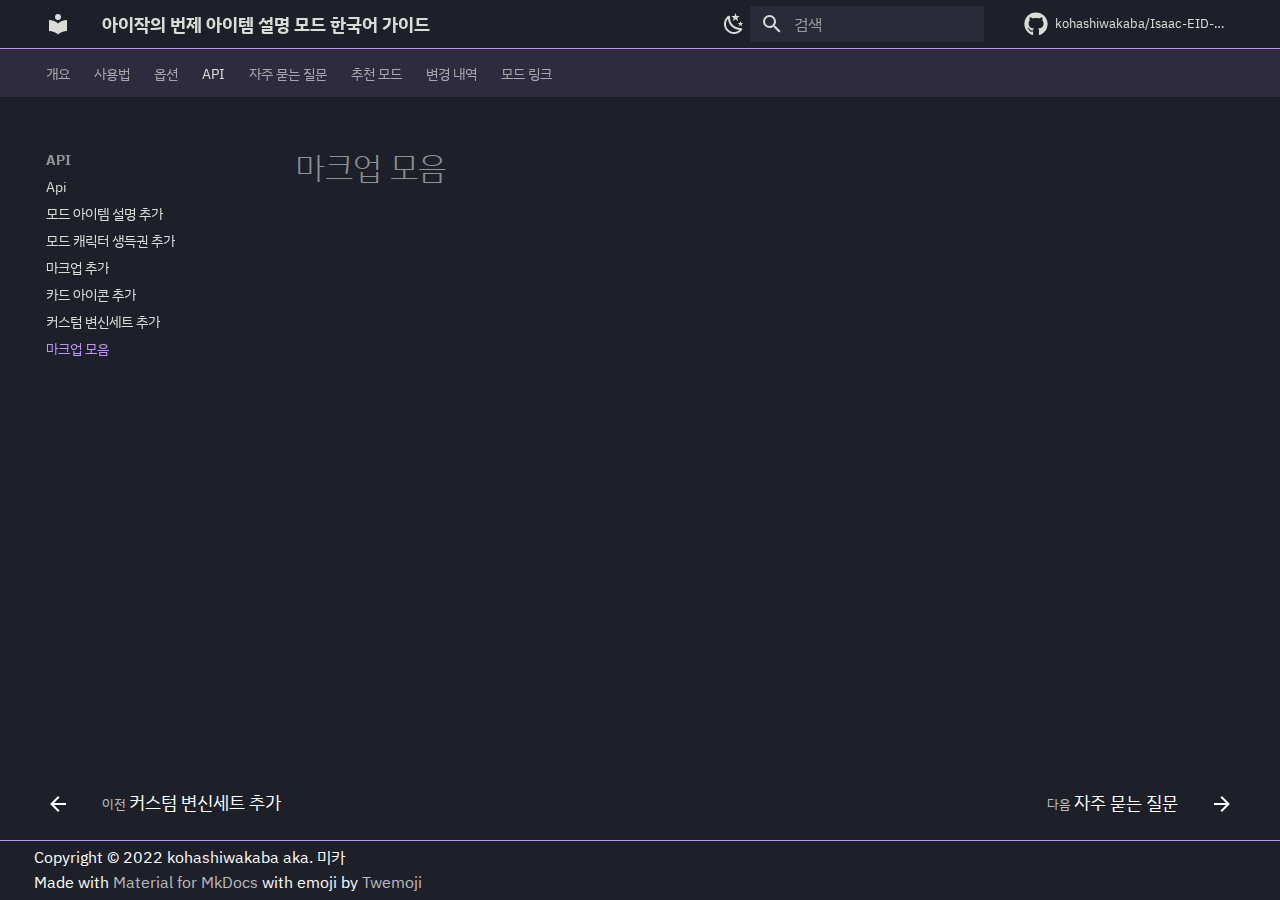
<file: api/markup/index.html>
<!doctype html>
<html lang="ko" class="no-js">
  <head>
    
      <meta charset="utf-8">
      <meta name="viewport" content="width=device-width,initial-scale=1">
      
      
        <meta name="author" content="kohashiwakaba">
      
      
      
        <link rel="prev" href="../transformation/">
      
      
        <link rel="next" href="../../faq/">
      
      
      <link rel="icon" href="../../assets/images/favicon.png">
      <meta name="generator" content="mkdocs-1.5.3, mkdocs-material-9.5.2">
    
    
      
        <title>마크업 모음 - 아이작의 번제 아이템 설명 모드 한국어 가이드</title>
      
    
    
      <link rel="stylesheet" href="../../assets/stylesheets/main.50c56a3b.min.css">
      
        
        <link rel="stylesheet" href="../../assets/stylesheets/palette.06af60db.min.css">
      
      


    
    

      
    
<script src="../../assets/pymdownx-extras/material-extra-theme-TVq-kNRT.js" type="text/javascript"></script>
<script src="../../assets/pymdownx-extras/material-extra-3rdparty-E-i8w1WA.js" type="text/javascript"></script>

    
      
        
        
        <link rel="preconnect" href="https://fonts.gstatic.com" crossorigin>
        <link rel="stylesheet" href="https://fonts.googleapis.com/css?family=IBM+Plex+Sans+KR:300,300i,400,400i,700,700i%7CRoboto+Mono:400,400i,700,700i&display=fallback">
        <style>:root{--md-text-font:"IBM Plex Sans KR";--md-code-font:"Roboto Mono"}</style>
      
    
    
      <link rel="stylesheet" href="../../css/pymdownx.css">
    
      <link rel="stylesheet" href="../../css/wakaba.css">
    
      <link rel="stylesheet" href="../../assets/pymdownx-extras/extra-fb5a2a1c86.css">
    
    <script>__md_scope=new URL("../..",location),__md_hash=e=>[...e].reduce((e,_)=>(e<<5)-e+_.charCodeAt(0),0),__md_get=(e,_=localStorage,t=__md_scope)=>JSON.parse(_.getItem(t.pathname+"."+e)),__md_set=(e,_,t=localStorage,a=__md_scope)=>{try{t.setItem(a.pathname+"."+e,JSON.stringify(_))}catch(e){}}</script>
    
      

    
    
    
  </head>
  
  
    
    
    
    
    
    <body dir="ltr" data-md-color-scheme="dracula" data-md-color-primary="deep-purple" data-md-color-accent="deep-purple">
  
    
    <input class="md-toggle" data-md-toggle="drawer" type="checkbox" id="__drawer" autocomplete="off">
    <input class="md-toggle" data-md-toggle="search" type="checkbox" id="__search" autocomplete="off">
    <label class="md-overlay" for="__drawer"></label>
    <div data-md-component="skip">
      
    </div>
    <div data-md-component="announce">
      
    </div>
    
    
      


<header class="md-header" data-md-component="header">
  <nav
    class="md-header__inner md-grid"
    aria-label="header.title"
  >
    <a
      href="../.."
      title="아이작의 번제 아이템 설명 모드 한국어 가이드"
      class="md-header__button md-logo"
      aria-label="아이작의 번제 아이템 설명 모드 한국어 가이드"
    >
      
  
  <svg xmlns="http://www.w3.org/2000/svg" viewBox="0 0 24 24"><path d="M12 8a3 3 0 0 0 3-3 3 3 0 0 0-3-3 3 3 0 0 0-3 3 3 3 0 0 0 3 3m0 3.54C9.64 9.35 6.5 8 3 8v11c3.5 0 6.64 1.35 9 3.54 2.36-2.19 5.5-3.54 9-3.54V8c-3.5 0-6.64 1.35-9 3.54Z"/></svg>

    </a>
    <label class="md-header__button md-icon" for="__drawer">
      <svg xmlns="http://www.w3.org/2000/svg" viewBox="0 0 24 24"><path d="M3 6h18v2H3V6m0 5h18v2H3v-2m0 5h18v2H3v-2Z"/></svg>
    </label>
    <div class="md-header__title" data-md-component="header-title">
      <div class="md-header__ellipsis">
        <div class="md-header__topic">
          <span class="md-ellipsis">
            아이작의 번제 아이템 설명 모드 한국어 가이드
          </span>
        </div>
        <div class="md-header__topic" data-md-component="header-topic">
          <span class="md-ellipsis">
            
              마크업 모음
            
          </span>
        </div>
      </div>
    </div>
    <div class="md-header__options">
      <div class="md-header-nav__scheme md-header-nav__button md-source__icon md-icon">
          <a
            href="javascript:toggleScheme();"
            title="Light mode"
            class="light-mode"
          >
          
          <svg xmlns="http://www.w3.org/2000/svg" viewBox="0 0 24 24"><path d="M12 7a5 5 0 0 1 5 5 5 5 0 0 1-5 5 5 5 0 0 1-5-5 5 5 0 0 1 5-5m0 2a3 3 0 0 0-3 3 3 3 0 0 0 3 3 3 3 0 0 0 3-3 3 3 0 0 0-3-3m0-7 2.39 3.42C13.65 5.15 12.84 5 12 5c-.84 0-1.65.15-2.39.42L12 2M3.34 7l4.16-.35A7.2 7.2 0 0 0 5.94 8.5c-.44.74-.69 1.5-.83 2.29L3.34 7m.02 10 1.76-3.77a7.131 7.131 0 0 0 2.38 4.14L3.36 17M20.65 7l-1.77 3.79a7.023 7.023 0 0 0-2.38-4.15l4.15.36m-.01 10-4.14.36c.59-.51 1.12-1.14 1.54-1.86.42-.73.69-1.5.83-2.29L20.64 17M12 22l-2.41-3.44c.74.27 1.55.44 2.41.44.82 0 1.63-.17 2.37-.44L12 22Z"/></svg>
          </a>
          <a
            href="javascript:toggleScheme();"
            title="Dark mode"
            class="dark-mode"
          >
          
          <svg xmlns="http://www.w3.org/2000/svg" viewBox="0 0 24 24"><path d="m17.75 4.09-2.53 1.94.91 3.06-2.63-1.81-2.63 1.81.91-3.06-2.53-1.94L12.44 4l1.06-3 1.06 3 3.19.09m3.5 6.91-1.64 1.25.59 1.98-1.7-1.17-1.7 1.17.59-1.98L15.75 11l2.06-.05L18.5 9l.69 1.95 2.06.05m-2.28 4.95c.83-.08 1.72 1.1 1.19 1.85-.32.45-.66.87-1.08 1.27C15.17 23 8.84 23 4.94 19.07c-3.91-3.9-3.91-10.24 0-14.14.4-.4.82-.76 1.27-1.08.75-.53 1.93.36 1.85 1.19-.27 2.86.69 5.83 2.89 8.02a9.96 9.96 0 0 0 8.02 2.89m-1.64 2.02a12.08 12.08 0 0 1-7.8-3.47c-2.17-2.19-3.33-5-3.49-7.82-2.81 3.14-2.7 7.96.31 10.98 3.02 3.01 7.84 3.12 10.98.31Z"/></svg>
          </a>
          <a
            href="javascript:toggleScheme();"
            title="System preference"
            class="system-mode"
          >
          
          <svg xmlns="http://www.w3.org/2000/svg" viewBox="0 0 24 24"><path d="M7.5 2c-1.79 1.15-3 3.18-3 5.5s1.21 4.35 3.03 5.5C4.46 13 2 10.54 2 7.5A5.5 5.5 0 0 1 7.5 2m11.57 1.5 1.43 1.43L4.93 20.5 3.5 19.07 19.07 3.5m-6.18 2.43L11.41 5 9.97 6l.42-1.7L9 3.24l1.75-.12.58-1.65L12 3.1l1.73.03-1.35 1.13.51 1.67m-3.3 3.61-1.16-.73-1.12.78.34-1.32-1.09-.83 1.36-.09.45-1.29.51 1.27 1.36.03-1.05.87.4 1.31M19 13.5a5.5 5.5 0 0 1-5.5 5.5c-1.22 0-2.35-.4-3.26-1.07l7.69-7.69c.67.91 1.07 2.04 1.07 3.26m-4.4 6.58 2.77-1.15-.24 3.35-2.53-2.2m4.33-2.7 1.15-2.77 2.2 2.54-3.35.23m1.15-4.96-1.14-2.78 3.34.24-2.2 2.54M9.63 18.93l2.77 1.15-2.53 2.19-.24-3.34Z"/></svg>
          </a>
           <a
            href="javascript:toggleScheme();"
            title="Unknown scheme"
            class="unknown-mode"
          >
          
          <svg xmlns="http://www.w3.org/2000/svg" viewBox="0 0 24 24"><path d="m15.07 11.25-.9.92C13.45 12.89 13 13.5 13 15h-2v-.5c0-1.11.45-2.11 1.17-2.83l1.24-1.26c.37-.36.59-.86.59-1.41a2 2 0 0 0-2-2 2 2 0 0 0-2 2H8a4 4 0 0 1 4-4 4 4 0 0 1 4 4 3.2 3.2 0 0 1-.93 2.25M13 19h-2v-2h2M12 2A10 10 0 0 0 2 12a10 10 0 0 0 10 10 10 10 0 0 0 10-10c0-5.53-4.5-10-10-10Z"/></svg>
          </a>
      </div>
    </div>
    
      <label class="md-header__button md-icon" for="__search">
        <svg xmlns="http://www.w3.org/2000/svg" viewBox="0 0 24 24"><path d="M9.5 3A6.5 6.5 0 0 1 16 9.5c0 1.61-.59 3.09-1.56 4.23l.27.27h.79l5 5-1.5 1.5-5-5v-.79l-.27-.27A6.516 6.516 0 0 1 9.5 16 6.5 6.5 0 0 1 3 9.5 6.5 6.5 0 0 1 9.5 3m0 2C7 5 5 7 5 9.5S7 14 9.5 14 14 12 14 9.5 12 5 9.5 5Z"/></svg>
      </label>
      <div class="md-search" data-md-component="search" role="dialog">
  <label class="md-search__overlay" for="__search"></label>
  <div class="md-search__inner" role="search">
    <form class="md-search__form" name="search">
      <input type="text" class="md-search__input" name="query" aria-label="검색" placeholder="검색" autocapitalize="off" autocorrect="off" autocomplete="off" spellcheck="false" data-md-component="search-query" required>
      <label class="md-search__icon md-icon" for="__search">
        
        <svg xmlns="http://www.w3.org/2000/svg" viewBox="0 0 24 24"><path d="M9.5 3A6.5 6.5 0 0 1 16 9.5c0 1.61-.59 3.09-1.56 4.23l.27.27h.79l5 5-1.5 1.5-5-5v-.79l-.27-.27A6.516 6.516 0 0 1 9.5 16 6.5 6.5 0 0 1 3 9.5 6.5 6.5 0 0 1 9.5 3m0 2C7 5 5 7 5 9.5S7 14 9.5 14 14 12 14 9.5 12 5 9.5 5Z"/></svg>
        
        <svg xmlns="http://www.w3.org/2000/svg" viewBox="0 0 24 24"><path d="M20 11v2H8l5.5 5.5-1.42 1.42L4.16 12l7.92-7.92L13.5 5.5 8 11h12Z"/></svg>
      </label>
      <nav class="md-search__options" aria-label="검색">
        
        <button type="reset" class="md-search__icon md-icon" title="지우기" aria-label="지우기" tabindex="-1">
          
          <svg xmlns="http://www.w3.org/2000/svg" viewBox="0 0 24 24"><path d="M19 6.41 17.59 5 12 10.59 6.41 5 5 6.41 10.59 12 5 17.59 6.41 19 12 13.41 17.59 19 19 17.59 13.41 12 19 6.41Z"/></svg>
        </button>
      </nav>
      
    </form>
    <div class="md-search__output">
      <div class="md-search__scrollwrap" data-md-scrollfix>
        <div class="md-search-result" data-md-component="search-result">
          <div class="md-search-result__meta">
            검색 초기화
          </div>
          <ol class="md-search-result__list" role="presentation"></ol>
        </div>
      </div>
    </div>
  </div>
</div>
    
    
      <div class="md-header__source">
        <a href="https://github.com/kohashiwakaba/Isaac-EID-Korean-Guide" title="저장소로 이동" class="md-source" data-md-component="source">
  <div class="md-source__icon md-icon">
    
    <svg xmlns="http://www.w3.org/2000/svg" viewBox="0 0 496 512"><!--! Font Awesome Free 6.5.1 by @fontawesome - https://fontawesome.com License - https://fontawesome.com/license/free (Icons: CC BY 4.0, Fonts: SIL OFL 1.1, Code: MIT License) Copyright 2023 Fonticons, Inc.--><path d="M165.9 397.4c0 2-2.3 3.6-5.2 3.6-3.3.3-5.6-1.3-5.6-3.6 0-2 2.3-3.6 5.2-3.6 3-.3 5.6 1.3 5.6 3.6zm-31.1-4.5c-.7 2 1.3 4.3 4.3 4.9 2.6 1 5.6 0 6.2-2s-1.3-4.3-4.3-5.2c-2.6-.7-5.5.3-6.2 2.3zm44.2-1.7c-2.9.7-4.9 2.6-4.6 4.9.3 2 2.9 3.3 5.9 2.6 2.9-.7 4.9-2.6 4.6-4.6-.3-1.9-3-3.2-5.9-2.9zM244.8 8C106.1 8 0 113.3 0 252c0 110.9 69.8 205.8 169.5 239.2 12.8 2.3 17.3-5.6 17.3-12.1 0-6.2-.3-40.4-.3-61.4 0 0-70 15-84.7-29.8 0 0-11.4-29.1-27.8-36.6 0 0-22.9-15.7 1.6-15.4 0 0 24.9 2 38.6 25.8 21.9 38.6 58.6 27.5 72.9 20.9 2.3-16 8.8-27.1 16-33.7-55.9-6.2-112.3-14.3-112.3-110.5 0-27.5 7.6-41.3 23.6-58.9-2.6-6.5-11.1-33.3 2.6-67.9 20.9-6.5 69 27 69 27 20-5.6 41.5-8.5 62.8-8.5s42.8 2.9 62.8 8.5c0 0 48.1-33.6 69-27 13.7 34.7 5.2 61.4 2.6 67.9 16 17.7 25.8 31.5 25.8 58.9 0 96.5-58.9 104.2-114.8 110.5 9.2 7.9 17 22.9 17 46.4 0 33.7-.3 75.4-.3 83.6 0 6.5 4.6 14.4 17.3 12.1C428.2 457.8 496 362.9 496 252 496 113.3 383.5 8 244.8 8zM97.2 352.9c-1.3 1-1 3.3.7 5.2 1.6 1.6 3.9 2.3 5.2 1 1.3-1 1-3.3-.7-5.2-1.6-1.6-3.9-2.3-5.2-1zm-10.8-8.1c-.7 1.3.3 2.9 2.3 3.9 1.6 1 3.6.7 4.3-.7.7-1.3-.3-2.9-2.3-3.9-2-.6-3.6-.3-4.3.7zm32.4 35.6c-1.6 1.3-1 4.3 1.3 6.2 2.3 2.3 5.2 2.6 6.5 1 1.3-1.3.7-4.3-1.3-6.2-2.2-2.3-5.2-2.6-6.5-1zm-11.4-14.7c-1.6 1-1.6 3.6 0 5.9 1.6 2.3 4.3 3.3 5.6 2.3 1.6-1.3 1.6-3.9 0-6.2-1.4-2.3-4-3.3-5.6-2z"/></svg>
  </div>
  <div class="md-source__repository">
    kohashiwakaba/Isaac-EID-Korean-Guide
  </div>
</a>
      </div>
    
  </nav>
</header>
    
    <div class="md-container" data-md-component="container">
      
      
        
          
            
<nav class="md-tabs" aria-label="탭" data-md-component="tabs">
  <div class="md-grid">
    <ul class="md-tabs__list">
      
        
  
  
  
    <li class="md-tabs__item">
      <a href="../.." class="md-tabs__link">
        
  
    
  
  개요

      </a>
    </li>
  

      
        
  
  
  
    
    
      <li class="md-tabs__item">
        <a href="../../howto/basic/" class="md-tabs__link">
          
  
  사용법

        </a>
      </li>
    
  

      
        
  
  
  
    
    
      <li class="md-tabs__item">
        <a href="../../config/configmenu/" class="md-tabs__link">
          
  
  옵션

        </a>
      </li>
    
  

      
        
  
  
    
  
  
    
    
      <li class="md-tabs__item md-tabs__item--active">
        <a href="../api/" class="md-tabs__link">
          
  
  API

        </a>
      </li>
    
  

      
        
  
  
  
    <li class="md-tabs__item">
      <a href="../../faq/" class="md-tabs__link">
        
  
    
  
  자주 묻는 질문

      </a>
    </li>
  

      
        
  
  
  
    <li class="md-tabs__item">
      <a href="../../recommended/" class="md-tabs__link">
        
  
    
  
  추천 모드

      </a>
    </li>
  

      
        
  
  
  
    <li class="md-tabs__item">
      <a href="../../changelog/" class="md-tabs__link">
        
  
    
  
  변경 내역

      </a>
    </li>
  

      
        
  
  
  
    <li class="md-tabs__item">
      <a href="https://steamcommunity.com/sharedfiles/filedetails/?id=836319872" class="md-tabs__link">
        
  
    
  
  모드 링크

      </a>
    </li>
  

      
    </ul>
  </div>
</nav>
          
        
      
      <main class="md-main" data-md-component="main">
        <div class="md-main__inner md-grid">
          
            
              
              <div class="md-sidebar md-sidebar--primary" data-md-component="sidebar" data-md-type="navigation" >
                <div class="md-sidebar__scrollwrap">
                  <div class="md-sidebar__inner">
                    


  


  

<nav class="md-nav md-nav--primary md-nav--lifted md-nav--integrated" aria-label="네비게이션" data-md-level="0">
  <label class="md-nav__title" for="__drawer">
    <a href="../.." title="아이작의 번제 아이템 설명 모드 한국어 가이드" class="md-nav__button md-logo" aria-label="아이작의 번제 아이템 설명 모드 한국어 가이드" data-md-component="logo">
      
  
  <svg xmlns="http://www.w3.org/2000/svg" viewBox="0 0 24 24"><path d="M12 8a3 3 0 0 0 3-3 3 3 0 0 0-3-3 3 3 0 0 0-3 3 3 3 0 0 0 3 3m0 3.54C9.64 9.35 6.5 8 3 8v11c3.5 0 6.64 1.35 9 3.54 2.36-2.19 5.5-3.54 9-3.54V8c-3.5 0-6.64 1.35-9 3.54Z"/></svg>

    </a>
    아이작의 번제 아이템 설명 모드 한국어 가이드
  </label>
  
    <div class="md-nav__source">
      <a href="https://github.com/kohashiwakaba/Isaac-EID-Korean-Guide" title="저장소로 이동" class="md-source" data-md-component="source">
  <div class="md-source__icon md-icon">
    
    <svg xmlns="http://www.w3.org/2000/svg" viewBox="0 0 496 512"><!--! Font Awesome Free 6.5.1 by @fontawesome - https://fontawesome.com License - https://fontawesome.com/license/free (Icons: CC BY 4.0, Fonts: SIL OFL 1.1, Code: MIT License) Copyright 2023 Fonticons, Inc.--><path d="M165.9 397.4c0 2-2.3 3.6-5.2 3.6-3.3.3-5.6-1.3-5.6-3.6 0-2 2.3-3.6 5.2-3.6 3-.3 5.6 1.3 5.6 3.6zm-31.1-4.5c-.7 2 1.3 4.3 4.3 4.9 2.6 1 5.6 0 6.2-2s-1.3-4.3-4.3-5.2c-2.6-.7-5.5.3-6.2 2.3zm44.2-1.7c-2.9.7-4.9 2.6-4.6 4.9.3 2 2.9 3.3 5.9 2.6 2.9-.7 4.9-2.6 4.6-4.6-.3-1.9-3-3.2-5.9-2.9zM244.8 8C106.1 8 0 113.3 0 252c0 110.9 69.8 205.8 169.5 239.2 12.8 2.3 17.3-5.6 17.3-12.1 0-6.2-.3-40.4-.3-61.4 0 0-70 15-84.7-29.8 0 0-11.4-29.1-27.8-36.6 0 0-22.9-15.7 1.6-15.4 0 0 24.9 2 38.6 25.8 21.9 38.6 58.6 27.5 72.9 20.9 2.3-16 8.8-27.1 16-33.7-55.9-6.2-112.3-14.3-112.3-110.5 0-27.5 7.6-41.3 23.6-58.9-2.6-6.5-11.1-33.3 2.6-67.9 20.9-6.5 69 27 69 27 20-5.6 41.5-8.5 62.8-8.5s42.8 2.9 62.8 8.5c0 0 48.1-33.6 69-27 13.7 34.7 5.2 61.4 2.6 67.9 16 17.7 25.8 31.5 25.8 58.9 0 96.5-58.9 104.2-114.8 110.5 9.2 7.9 17 22.9 17 46.4 0 33.7-.3 75.4-.3 83.6 0 6.5 4.6 14.4 17.3 12.1C428.2 457.8 496 362.9 496 252 496 113.3 383.5 8 244.8 8zM97.2 352.9c-1.3 1-1 3.3.7 5.2 1.6 1.6 3.9 2.3 5.2 1 1.3-1 1-3.3-.7-5.2-1.6-1.6-3.9-2.3-5.2-1zm-10.8-8.1c-.7 1.3.3 2.9 2.3 3.9 1.6 1 3.6.7 4.3-.7.7-1.3-.3-2.9-2.3-3.9-2-.6-3.6-.3-4.3.7zm32.4 35.6c-1.6 1.3-1 4.3 1.3 6.2 2.3 2.3 5.2 2.6 6.5 1 1.3-1.3.7-4.3-1.3-6.2-2.2-2.3-5.2-2.6-6.5-1zm-11.4-14.7c-1.6 1-1.6 3.6 0 5.9 1.6 2.3 4.3 3.3 5.6 2.3 1.6-1.3 1.6-3.9 0-6.2-1.4-2.3-4-3.3-5.6-2z"/></svg>
  </div>
  <div class="md-source__repository">
    kohashiwakaba/Isaac-EID-Korean-Guide
  </div>
</a>
    </div>
  
  <ul class="md-nav__list" data-md-scrollfix>
    
      
      
  
  
  
  
    <li class="md-nav__item">
      <a href="../.." class="md-nav__link">
        
  
  <span class="md-ellipsis">
    개요
  </span>
  

      </a>
    </li>
  

    
      
      
  
  
  
  
    
    
    
    
    
      
      
    
    <li class="md-nav__item md-nav__item--section md-nav__item--nested">
      
        
        
        
          
        
        <input class="md-nav__toggle md-toggle md-toggle--indeterminate" type="checkbox" id="__nav_2" >
        
          
          <label class="md-nav__link" for="__nav_2" id="__nav_2_label" tabindex="">
            
  
  <span class="md-ellipsis">
    사용법
  </span>
  

            <span class="md-nav__icon md-icon"></span>
          </label>
        
        <nav class="md-nav" data-md-level="1" aria-labelledby="__nav_2_label" aria-expanded="false">
          <label class="md-nav__title" for="__nav_2">
            <span class="md-nav__icon md-icon"></span>
            사용법
          </label>
          <ul class="md-nav__list" data-md-scrollfix>
            
              
                
  
  
  
  
    <li class="md-nav__item">
      <a href="../../howto/basic/" class="md-nav__link">
        
  
  <span class="md-ellipsis">
    기본 사용법
  </span>
  

      </a>
    </li>
  

              
            
              
                
  
  
  
  
    <li class="md-nav__item">
      <a href="../../howto/advanced/" class="md-nav__link">
        
  
  <span class="md-ellipsis">
    다른 아이템과의 시너지
  </span>
  

      </a>
    </li>
  

              
            
              
                
  
  
  
  
    <li class="md-nav__item">
      <a href="../../howto/crafting/" class="md-nav__link">
        
  
  <span class="md-ellipsis">
    알트 카인 레시피
  </span>
  

      </a>
    </li>
  

              
            
              
                
  
  
  
  
    <li class="md-nav__item">
      <a href="../../howto/update-from-github/" class="md-nav__link">
        
  
  <span class="md-ellipsis">
    Github에서 바로 업데이트
  </span>
  

      </a>
    </li>
  

              
            
          </ul>
        </nav>
      
    </li>
  

    
      
      
  
  
  
  
    
    
    
    
    
      
      
    
    <li class="md-nav__item md-nav__item--section md-nav__item--nested">
      
        
        
        
          
        
        <input class="md-nav__toggle md-toggle md-toggle--indeterminate" type="checkbox" id="__nav_3" >
        
          
          <label class="md-nav__link" for="__nav_3" id="__nav_3_label" tabindex="">
            
  
  <span class="md-ellipsis">
    옵션
  </span>
  

            <span class="md-nav__icon md-icon"></span>
          </label>
        
        <nav class="md-nav" data-md-level="1" aria-labelledby="__nav_3_label" aria-expanded="false">
          <label class="md-nav__title" for="__nav_3">
            <span class="md-nav__icon md-icon"></span>
            옵션
          </label>
          <ul class="md-nav__list" data-md-scrollfix>
            
              
                
  
  
  
  
    <li class="md-nav__item">
      <a href="../../config/configmenu/" class="md-nav__link">
        
  
  <span class="md-ellipsis">
    주요 옵션
  </span>
  

      </a>
    </li>
  

              
            
              
                
  
  
  
  
    <li class="md-nav__item">
      <a href="../../config/lua/" class="md-nav__link">
        
  
  <span class="md-ellipsis">
    설정 파일 직접 수정
  </span>
  

      </a>
    </li>
  

              
            
          </ul>
        </nav>
      
    </li>
  

    
      
      
  
  
    
  
  
  
    
    
    
    
    
      
      
    
    <li class="md-nav__item md-nav__item--active md-nav__item--section md-nav__item--nested">
      
        
        
        
        <input class="md-nav__toggle md-toggle " type="checkbox" id="__nav_4" checked>
        
          
          <label class="md-nav__link" for="__nav_4" id="__nav_4_label" tabindex="">
            
  
  <span class="md-ellipsis">
    API
  </span>
  

            <span class="md-nav__icon md-icon"></span>
          </label>
        
        <nav class="md-nav" data-md-level="1" aria-labelledby="__nav_4_label" aria-expanded="true">
          <label class="md-nav__title" for="__nav_4">
            <span class="md-nav__icon md-icon"></span>
            API
          </label>
          <ul class="md-nav__list" data-md-scrollfix>
            
              
                
  
  
  
  
    <li class="md-nav__item">
      <a href="../api/" class="md-nav__link">
        
  
  <span class="md-ellipsis">
    Api
  </span>
  

      </a>
    </li>
  

              
            
              
                
  
  
  
  
    <li class="md-nav__item">
      <a href="../description/" class="md-nav__link">
        
  
  <span class="md-ellipsis">
    모드 아이템 설명 추가
  </span>
  

      </a>
    </li>
  

              
            
              
                
  
  
  
  
    <li class="md-nav__item">
      <a href="../birthright/" class="md-nav__link">
        
  
  <span class="md-ellipsis">
    모드 캐릭터 생득권 추가
  </span>
  

      </a>
    </li>
  

              
            
              
                
  
  
  
  
    <li class="md-nav__item">
      <a href="../markupadd/" class="md-nav__link">
        
  
  <span class="md-ellipsis">
    마크업 추가
  </span>
  

      </a>
    </li>
  

              
            
              
                
  
  
  
  
    <li class="md-nav__item">
      <a href="../cardfront/" class="md-nav__link">
        
  
  <span class="md-ellipsis">
    카드 아이콘 추가
  </span>
  

      </a>
    </li>
  

              
            
              
                
  
  
  
  
    <li class="md-nav__item">
      <a href="../transformation/" class="md-nav__link">
        
  
  <span class="md-ellipsis">
    커스텀 변신세트 추가
  </span>
  

      </a>
    </li>
  

              
            
              
                
  
  
    
  
  
  
    <li class="md-nav__item md-nav__item--active">
      
      <input class="md-nav__toggle md-toggle" type="checkbox" id="__toc">
      
      
      
      <a href="./" class="md-nav__link md-nav__link--active">
        
  
  <span class="md-ellipsis">
    마크업 모음
  </span>
  

      </a>
      
    </li>
  

              
            
          </ul>
        </nav>
      
    </li>
  

    
      
      
  
  
  
  
    <li class="md-nav__item">
      <a href="../../faq/" class="md-nav__link">
        
  
  <span class="md-ellipsis">
    자주 묻는 질문
  </span>
  

      </a>
    </li>
  

    
      
      
  
  
  
  
    <li class="md-nav__item">
      <a href="../../recommended/" class="md-nav__link">
        
  
  <span class="md-ellipsis">
    추천 모드
  </span>
  

      </a>
    </li>
  

    
      
      
  
  
  
  
    <li class="md-nav__item">
      <a href="../../changelog/" class="md-nav__link">
        
  
  <span class="md-ellipsis">
    변경 내역
  </span>
  

      </a>
    </li>
  

    
      
      
  
  
  
  
    <li class="md-nav__item">
      <a href="https://steamcommunity.com/sharedfiles/filedetails/?id=836319872" class="md-nav__link">
        
  
  <span class="md-ellipsis">
    모드 링크
  </span>
  

      </a>
    </li>
  

    
  </ul>
</nav>
                  </div>
                </div>
              </div>
            
            
          
          
            <div class="md-content" data-md-component="content">
              <article class="md-content__inner md-typeset">
                
  
                  

  
  


  <h1>마크업 모음</h1>














                
  

              </article>
            </div>
          
          
<script>var target=document.getElementById(location.hash.slice(1));target&&target.name&&(target.checked=target.name.startsWith("__tabbed_"))</script>
        </div>
        
          <button type="button" class="md-top md-icon" data-md-component="top" hidden>
  
  <svg xmlns="http://www.w3.org/2000/svg" viewBox="0 0 24 24"><path d="M13 20h-2V8l-5.5 5.5-1.42-1.42L12 4.16l7.92 7.92-1.42 1.42L13 8v12Z"/></svg>
  맨위로
</button>
        
      </main>
      
        

<footer class="md-footer">
  
    <nav
      class="md-footer__inner md-grid"
      aria-label="footer.title"
    >
      
        <a
          href="../transformation/"
          class="md-footer__link md-footer__link--prev"
          rel="prev"
        >
          <div class="md-footer__button md-icon">
            <svg xmlns="http://www.w3.org/2000/svg" viewBox="0 0 24 24"><path d="M20 11v2H8l5.5 5.5-1.42 1.42L4.16 12l7.92-7.92L13.5 5.5 8 11h12Z"/></svg>
          </div>
          <div class="md-footer__title">
            <div class="md-ellipsis">
              <span class="md-footer__direction">
                이전
              </span>
              커스텀 변신세트 추가
            </div>
          </div>
        </a>
      
      
        <a
          href="../../faq/"
          class="md-footer__link md-footer__link--next"
          rel="next"
        >
          <div class="md-footer__title">
            <div class="md-ellipsis">
              <span class="md-footer__direction">
                다음
              </span>
              자주 묻는 질문
            </div>
          </div>
          <div class="md-footer__button md-icon">
            <svg xmlns="http://www.w3.org/2000/svg" viewBox="0 0 24 24"><path d="M4 11v2h12l-5.5 5.5 1.42 1.42L19.84 12l-7.92-7.92L10.5 5.5 16 11H4Z"/></svg>
          </div>
        </a>
      
    </nav>
  
  <div class="md-footer-meta md-typeset">
    <div class="md-footer-meta__inner md-grid">
      <div class="md-footer-copyright">
        
          <div class="md-footer-copyright__highlight">
            Copyright &copy; 2022 kohashiwakaba aka. 미카
          </div>
        
        Made with
        <a href="https://squidfunk.github.io/mkdocs-material/" target="_blank" rel="noopener">
          Material for MkDocs
        </a>
        with emoji by
        <a href="https://github.com/twitter/twemoji" target="_blank" rel="noopener">
          Twemoji
        </a>
      </div>
      <div class="md-social">
  
</div>
    </div>
  </div>
</footer>
      
    </div>
    <div class="md-dialog" data-md-component="dialog">
      <div class="md-dialog__inner md-typeset"></div>
    </div>
    
    
    <script id="__config" type="application/json">{"base": "../..", "features": ["navigation.instant", "navigation.tracking", "navigation.tabs", "navigation.sections", "navigation.expand", {"toc": {"permalink": true}}, "toc.integrate", "navigation.top", "header.autohide", "navigation.footer"], "search": "../../assets/javascripts/workers/search.f886a092.min.js", "translations": {"clipboard.copied": "\ud074\ub9bd\ubcf4\ub4dc\uc5d0 \ubcf5\uc0ac\ub428", "clipboard.copy": "\ud074\ub9bd\ubcf4\ub4dc\ub85c \ubcf5\uc0ac", "search.result.more.one": "\uc774 \ubb38\uc11c\uc5d0\uc11c 1\uac1c\uc758 \uac80\uc0c9 \uacb0\uacfc \ub354 \ubcf4\uae30", "search.result.more.other": "\uc774 \ubb38\uc11c\uc5d0\uc11c #\uac1c\uc758 \uac80\uc0c9 \uacb0\uacfc \ub354 \ubcf4\uae30", "search.result.none": "\uac80\uc0c9\uc5b4\uc640 \uc77c\uce58\ud558\ub294 \ubb38\uc11c\uac00 \uc5c6\uc2b5\ub2c8\ub2e4", "search.result.one": "1\uac1c\uc758 \uc77c\uce58\ud558\ub294 \ubb38\uc11c", "search.result.other": "#\uac1c\uc758 \uc77c\uce58\ud558\ub294 \ubb38\uc11c", "search.result.placeholder": "\uac80\uc0c9\uc5b4\ub97c \uc785\ub825\ud558\uc138\uc694", "search.result.term.missing": "\ud3ec\ud568\ub418\uc9c0 \uc54a\uc740 \uac80\uc0c9\uc5b4", "select.version": "\ubc84\uc804 \uc120\ud0dd"}}</script>
    
    
      <script src="../../assets/javascripts/bundle.d7c377c4.min.js"></script>
      
        <script src="../../assets/pymdownx-extras/extra-loader-MCFnu0Wd.js"></script>
      
    
  </body>
</html>
</file>
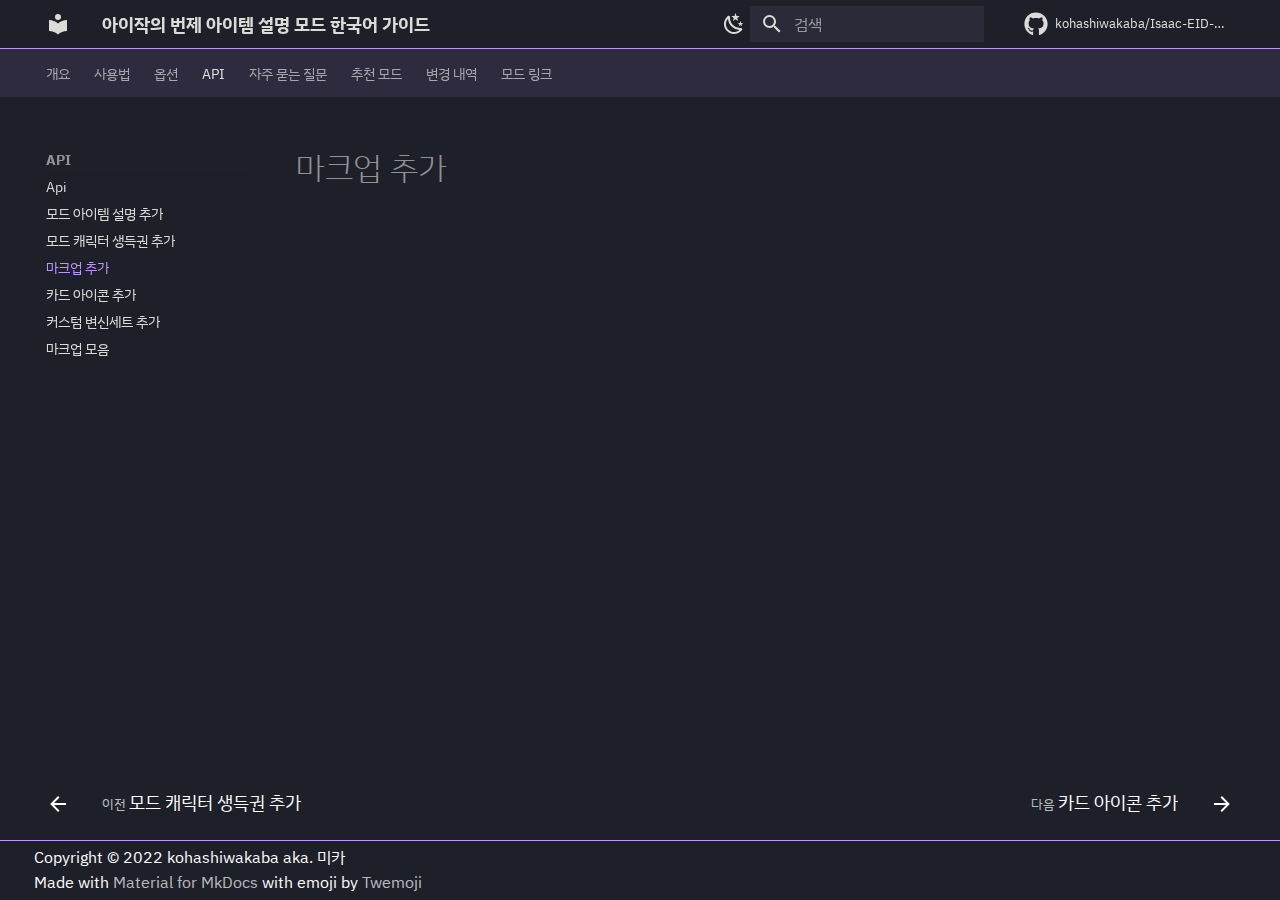
<file: api/markupadd/index.html>
<!doctype html>
<html lang="ko" class="no-js">
  <head>
    
      <meta charset="utf-8">
      <meta name="viewport" content="width=device-width,initial-scale=1">
      
      
        <meta name="author" content="kohashiwakaba">
      
      
      
        <link rel="prev" href="../birthright/">
      
      
        <link rel="next" href="../cardfront/">
      
      
      <link rel="icon" href="../../assets/images/favicon.png">
      <meta name="generator" content="mkdocs-1.5.3, mkdocs-material-9.5.2">
    
    
      
        <title>마크업 추가 - 아이작의 번제 아이템 설명 모드 한국어 가이드</title>
      
    
    
      <link rel="stylesheet" href="../../assets/stylesheets/main.50c56a3b.min.css">
      
        
        <link rel="stylesheet" href="../../assets/stylesheets/palette.06af60db.min.css">
      
      


    
    

      
    
<script src="../../assets/pymdownx-extras/material-extra-theme-TVq-kNRT.js" type="text/javascript"></script>
<script src="../../assets/pymdownx-extras/material-extra-3rdparty-E-i8w1WA.js" type="text/javascript"></script>

    
      
        
        
        <link rel="preconnect" href="https://fonts.gstatic.com" crossorigin>
        <link rel="stylesheet" href="https://fonts.googleapis.com/css?family=IBM+Plex+Sans+KR:300,300i,400,400i,700,700i%7CRoboto+Mono:400,400i,700,700i&display=fallback">
        <style>:root{--md-text-font:"IBM Plex Sans KR";--md-code-font:"Roboto Mono"}</style>
      
    
    
      <link rel="stylesheet" href="../../css/pymdownx.css">
    
      <link rel="stylesheet" href="../../css/wakaba.css">
    
      <link rel="stylesheet" href="../../assets/pymdownx-extras/extra-fb5a2a1c86.css">
    
    <script>__md_scope=new URL("../..",location),__md_hash=e=>[...e].reduce((e,_)=>(e<<5)-e+_.charCodeAt(0),0),__md_get=(e,_=localStorage,t=__md_scope)=>JSON.parse(_.getItem(t.pathname+"."+e)),__md_set=(e,_,t=localStorage,a=__md_scope)=>{try{t.setItem(a.pathname+"."+e,JSON.stringify(_))}catch(e){}}</script>
    
      

    
    
    
  </head>
  
  
    
    
    
    
    
    <body dir="ltr" data-md-color-scheme="dracula" data-md-color-primary="deep-purple" data-md-color-accent="deep-purple">
  
    
    <input class="md-toggle" data-md-toggle="drawer" type="checkbox" id="__drawer" autocomplete="off">
    <input class="md-toggle" data-md-toggle="search" type="checkbox" id="__search" autocomplete="off">
    <label class="md-overlay" for="__drawer"></label>
    <div data-md-component="skip">
      
    </div>
    <div data-md-component="announce">
      
    </div>
    
    
      


<header class="md-header" data-md-component="header">
  <nav
    class="md-header__inner md-grid"
    aria-label="header.title"
  >
    <a
      href="../.."
      title="아이작의 번제 아이템 설명 모드 한국어 가이드"
      class="md-header__button md-logo"
      aria-label="아이작의 번제 아이템 설명 모드 한국어 가이드"
    >
      
  
  <svg xmlns="http://www.w3.org/2000/svg" viewBox="0 0 24 24"><path d="M12 8a3 3 0 0 0 3-3 3 3 0 0 0-3-3 3 3 0 0 0-3 3 3 3 0 0 0 3 3m0 3.54C9.64 9.35 6.5 8 3 8v11c3.5 0 6.64 1.35 9 3.54 2.36-2.19 5.5-3.54 9-3.54V8c-3.5 0-6.64 1.35-9 3.54Z"/></svg>

    </a>
    <label class="md-header__button md-icon" for="__drawer">
      <svg xmlns="http://www.w3.org/2000/svg" viewBox="0 0 24 24"><path d="M3 6h18v2H3V6m0 5h18v2H3v-2m0 5h18v2H3v-2Z"/></svg>
    </label>
    <div class="md-header__title" data-md-component="header-title">
      <div class="md-header__ellipsis">
        <div class="md-header__topic">
          <span class="md-ellipsis">
            아이작의 번제 아이템 설명 모드 한국어 가이드
          </span>
        </div>
        <div class="md-header__topic" data-md-component="header-topic">
          <span class="md-ellipsis">
            
              마크업 추가
            
          </span>
        </div>
      </div>
    </div>
    <div class="md-header__options">
      <div class="md-header-nav__scheme md-header-nav__button md-source__icon md-icon">
          <a
            href="javascript:toggleScheme();"
            title="Light mode"
            class="light-mode"
          >
          
          <svg xmlns="http://www.w3.org/2000/svg" viewBox="0 0 24 24"><path d="M12 7a5 5 0 0 1 5 5 5 5 0 0 1-5 5 5 5 0 0 1-5-5 5 5 0 0 1 5-5m0 2a3 3 0 0 0-3 3 3 3 0 0 0 3 3 3 3 0 0 0 3-3 3 3 0 0 0-3-3m0-7 2.39 3.42C13.65 5.15 12.84 5 12 5c-.84 0-1.65.15-2.39.42L12 2M3.34 7l4.16-.35A7.2 7.2 0 0 0 5.94 8.5c-.44.74-.69 1.5-.83 2.29L3.34 7m.02 10 1.76-3.77a7.131 7.131 0 0 0 2.38 4.14L3.36 17M20.65 7l-1.77 3.79a7.023 7.023 0 0 0-2.38-4.15l4.15.36m-.01 10-4.14.36c.59-.51 1.12-1.14 1.54-1.86.42-.73.69-1.5.83-2.29L20.64 17M12 22l-2.41-3.44c.74.27 1.55.44 2.41.44.82 0 1.63-.17 2.37-.44L12 22Z"/></svg>
          </a>
          <a
            href="javascript:toggleScheme();"
            title="Dark mode"
            class="dark-mode"
          >
          
          <svg xmlns="http://www.w3.org/2000/svg" viewBox="0 0 24 24"><path d="m17.75 4.09-2.53 1.94.91 3.06-2.63-1.81-2.63 1.81.91-3.06-2.53-1.94L12.44 4l1.06-3 1.06 3 3.19.09m3.5 6.91-1.64 1.25.59 1.98-1.7-1.17-1.7 1.17.59-1.98L15.75 11l2.06-.05L18.5 9l.69 1.95 2.06.05m-2.28 4.95c.83-.08 1.72 1.1 1.19 1.85-.32.45-.66.87-1.08 1.27C15.17 23 8.84 23 4.94 19.07c-3.91-3.9-3.91-10.24 0-14.14.4-.4.82-.76 1.27-1.08.75-.53 1.93.36 1.85 1.19-.27 2.86.69 5.83 2.89 8.02a9.96 9.96 0 0 0 8.02 2.89m-1.64 2.02a12.08 12.08 0 0 1-7.8-3.47c-2.17-2.19-3.33-5-3.49-7.82-2.81 3.14-2.7 7.96.31 10.98 3.02 3.01 7.84 3.12 10.98.31Z"/></svg>
          </a>
          <a
            href="javascript:toggleScheme();"
            title="System preference"
            class="system-mode"
          >
          
          <svg xmlns="http://www.w3.org/2000/svg" viewBox="0 0 24 24"><path d="M7.5 2c-1.79 1.15-3 3.18-3 5.5s1.21 4.35 3.03 5.5C4.46 13 2 10.54 2 7.5A5.5 5.5 0 0 1 7.5 2m11.57 1.5 1.43 1.43L4.93 20.5 3.5 19.07 19.07 3.5m-6.18 2.43L11.41 5 9.97 6l.42-1.7L9 3.24l1.75-.12.58-1.65L12 3.1l1.73.03-1.35 1.13.51 1.67m-3.3 3.61-1.16-.73-1.12.78.34-1.32-1.09-.83 1.36-.09.45-1.29.51 1.27 1.36.03-1.05.87.4 1.31M19 13.5a5.5 5.5 0 0 1-5.5 5.5c-1.22 0-2.35-.4-3.26-1.07l7.69-7.69c.67.91 1.07 2.04 1.07 3.26m-4.4 6.58 2.77-1.15-.24 3.35-2.53-2.2m4.33-2.7 1.15-2.77 2.2 2.54-3.35.23m1.15-4.96-1.14-2.78 3.34.24-2.2 2.54M9.63 18.93l2.77 1.15-2.53 2.19-.24-3.34Z"/></svg>
          </a>
           <a
            href="javascript:toggleScheme();"
            title="Unknown scheme"
            class="unknown-mode"
          >
          
          <svg xmlns="http://www.w3.org/2000/svg" viewBox="0 0 24 24"><path d="m15.07 11.25-.9.92C13.45 12.89 13 13.5 13 15h-2v-.5c0-1.11.45-2.11 1.17-2.83l1.24-1.26c.37-.36.59-.86.59-1.41a2 2 0 0 0-2-2 2 2 0 0 0-2 2H8a4 4 0 0 1 4-4 4 4 0 0 1 4 4 3.2 3.2 0 0 1-.93 2.25M13 19h-2v-2h2M12 2A10 10 0 0 0 2 12a10 10 0 0 0 10 10 10 10 0 0 0 10-10c0-5.53-4.5-10-10-10Z"/></svg>
          </a>
      </div>
    </div>
    
      <label class="md-header__button md-icon" for="__search">
        <svg xmlns="http://www.w3.org/2000/svg" viewBox="0 0 24 24"><path d="M9.5 3A6.5 6.5 0 0 1 16 9.5c0 1.61-.59 3.09-1.56 4.23l.27.27h.79l5 5-1.5 1.5-5-5v-.79l-.27-.27A6.516 6.516 0 0 1 9.5 16 6.5 6.5 0 0 1 3 9.5 6.5 6.5 0 0 1 9.5 3m0 2C7 5 5 7 5 9.5S7 14 9.5 14 14 12 14 9.5 12 5 9.5 5Z"/></svg>
      </label>
      <div class="md-search" data-md-component="search" role="dialog">
  <label class="md-search__overlay" for="__search"></label>
  <div class="md-search__inner" role="search">
    <form class="md-search__form" name="search">
      <input type="text" class="md-search__input" name="query" aria-label="검색" placeholder="검색" autocapitalize="off" autocorrect="off" autocomplete="off" spellcheck="false" data-md-component="search-query" required>
      <label class="md-search__icon md-icon" for="__search">
        
        <svg xmlns="http://www.w3.org/2000/svg" viewBox="0 0 24 24"><path d="M9.5 3A6.5 6.5 0 0 1 16 9.5c0 1.61-.59 3.09-1.56 4.23l.27.27h.79l5 5-1.5 1.5-5-5v-.79l-.27-.27A6.516 6.516 0 0 1 9.5 16 6.5 6.5 0 0 1 3 9.5 6.5 6.5 0 0 1 9.5 3m0 2C7 5 5 7 5 9.5S7 14 9.5 14 14 12 14 9.5 12 5 9.5 5Z"/></svg>
        
        <svg xmlns="http://www.w3.org/2000/svg" viewBox="0 0 24 24"><path d="M20 11v2H8l5.5 5.5-1.42 1.42L4.16 12l7.92-7.92L13.5 5.5 8 11h12Z"/></svg>
      </label>
      <nav class="md-search__options" aria-label="검색">
        
        <button type="reset" class="md-search__icon md-icon" title="지우기" aria-label="지우기" tabindex="-1">
          
          <svg xmlns="http://www.w3.org/2000/svg" viewBox="0 0 24 24"><path d="M19 6.41 17.59 5 12 10.59 6.41 5 5 6.41 10.59 12 5 17.59 6.41 19 12 13.41 17.59 19 19 17.59 13.41 12 19 6.41Z"/></svg>
        </button>
      </nav>
      
    </form>
    <div class="md-search__output">
      <div class="md-search__scrollwrap" data-md-scrollfix>
        <div class="md-search-result" data-md-component="search-result">
          <div class="md-search-result__meta">
            검색 초기화
          </div>
          <ol class="md-search-result__list" role="presentation"></ol>
        </div>
      </div>
    </div>
  </div>
</div>
    
    
      <div class="md-header__source">
        <a href="https://github.com/kohashiwakaba/Isaac-EID-Korean-Guide" title="저장소로 이동" class="md-source" data-md-component="source">
  <div class="md-source__icon md-icon">
    
    <svg xmlns="http://www.w3.org/2000/svg" viewBox="0 0 496 512"><!--! Font Awesome Free 6.5.1 by @fontawesome - https://fontawesome.com License - https://fontawesome.com/license/free (Icons: CC BY 4.0, Fonts: SIL OFL 1.1, Code: MIT License) Copyright 2023 Fonticons, Inc.--><path d="M165.9 397.4c0 2-2.3 3.6-5.2 3.6-3.3.3-5.6-1.3-5.6-3.6 0-2 2.3-3.6 5.2-3.6 3-.3 5.6 1.3 5.6 3.6zm-31.1-4.5c-.7 2 1.3 4.3 4.3 4.9 2.6 1 5.6 0 6.2-2s-1.3-4.3-4.3-5.2c-2.6-.7-5.5.3-6.2 2.3zm44.2-1.7c-2.9.7-4.9 2.6-4.6 4.9.3 2 2.9 3.3 5.9 2.6 2.9-.7 4.9-2.6 4.6-4.6-.3-1.9-3-3.2-5.9-2.9zM244.8 8C106.1 8 0 113.3 0 252c0 110.9 69.8 205.8 169.5 239.2 12.8 2.3 17.3-5.6 17.3-12.1 0-6.2-.3-40.4-.3-61.4 0 0-70 15-84.7-29.8 0 0-11.4-29.1-27.8-36.6 0 0-22.9-15.7 1.6-15.4 0 0 24.9 2 38.6 25.8 21.9 38.6 58.6 27.5 72.9 20.9 2.3-16 8.8-27.1 16-33.7-55.9-6.2-112.3-14.3-112.3-110.5 0-27.5 7.6-41.3 23.6-58.9-2.6-6.5-11.1-33.3 2.6-67.9 20.9-6.5 69 27 69 27 20-5.6 41.5-8.5 62.8-8.5s42.8 2.9 62.8 8.5c0 0 48.1-33.6 69-27 13.7 34.7 5.2 61.4 2.6 67.9 16 17.7 25.8 31.5 25.8 58.9 0 96.5-58.9 104.2-114.8 110.5 9.2 7.9 17 22.9 17 46.4 0 33.7-.3 75.4-.3 83.6 0 6.5 4.6 14.4 17.3 12.1C428.2 457.8 496 362.9 496 252 496 113.3 383.5 8 244.8 8zM97.2 352.9c-1.3 1-1 3.3.7 5.2 1.6 1.6 3.9 2.3 5.2 1 1.3-1 1-3.3-.7-5.2-1.6-1.6-3.9-2.3-5.2-1zm-10.8-8.1c-.7 1.3.3 2.9 2.3 3.9 1.6 1 3.6.7 4.3-.7.7-1.3-.3-2.9-2.3-3.9-2-.6-3.6-.3-4.3.7zm32.4 35.6c-1.6 1.3-1 4.3 1.3 6.2 2.3 2.3 5.2 2.6 6.5 1 1.3-1.3.7-4.3-1.3-6.2-2.2-2.3-5.2-2.6-6.5-1zm-11.4-14.7c-1.6 1-1.6 3.6 0 5.9 1.6 2.3 4.3 3.3 5.6 2.3 1.6-1.3 1.6-3.9 0-6.2-1.4-2.3-4-3.3-5.6-2z"/></svg>
  </div>
  <div class="md-source__repository">
    kohashiwakaba/Isaac-EID-Korean-Guide
  </div>
</a>
      </div>
    
  </nav>
</header>
    
    <div class="md-container" data-md-component="container">
      
      
        
          
            
<nav class="md-tabs" aria-label="탭" data-md-component="tabs">
  <div class="md-grid">
    <ul class="md-tabs__list">
      
        
  
  
  
    <li class="md-tabs__item">
      <a href="../.." class="md-tabs__link">
        
  
    
  
  개요

      </a>
    </li>
  

      
        
  
  
  
    
    
      <li class="md-tabs__item">
        <a href="../../howto/basic/" class="md-tabs__link">
          
  
  사용법

        </a>
      </li>
    
  

      
        
  
  
  
    
    
      <li class="md-tabs__item">
        <a href="../../config/configmenu/" class="md-tabs__link">
          
  
  옵션

        </a>
      </li>
    
  

      
        
  
  
    
  
  
    
    
      <li class="md-tabs__item md-tabs__item--active">
        <a href="../api/" class="md-tabs__link">
          
  
  API

        </a>
      </li>
    
  

      
        
  
  
  
    <li class="md-tabs__item">
      <a href="../../faq/" class="md-tabs__link">
        
  
    
  
  자주 묻는 질문

      </a>
    </li>
  

      
        
  
  
  
    <li class="md-tabs__item">
      <a href="../../recommended/" class="md-tabs__link">
        
  
    
  
  추천 모드

      </a>
    </li>
  

      
        
  
  
  
    <li class="md-tabs__item">
      <a href="../../changelog/" class="md-tabs__link">
        
  
    
  
  변경 내역

      </a>
    </li>
  

      
        
  
  
  
    <li class="md-tabs__item">
      <a href="https://steamcommunity.com/sharedfiles/filedetails/?id=836319872" class="md-tabs__link">
        
  
    
  
  모드 링크

      </a>
    </li>
  

      
    </ul>
  </div>
</nav>
          
        
      
      <main class="md-main" data-md-component="main">
        <div class="md-main__inner md-grid">
          
            
              
              <div class="md-sidebar md-sidebar--primary" data-md-component="sidebar" data-md-type="navigation" >
                <div class="md-sidebar__scrollwrap">
                  <div class="md-sidebar__inner">
                    


  


  

<nav class="md-nav md-nav--primary md-nav--lifted md-nav--integrated" aria-label="네비게이션" data-md-level="0">
  <label class="md-nav__title" for="__drawer">
    <a href="../.." title="아이작의 번제 아이템 설명 모드 한국어 가이드" class="md-nav__button md-logo" aria-label="아이작의 번제 아이템 설명 모드 한국어 가이드" data-md-component="logo">
      
  
  <svg xmlns="http://www.w3.org/2000/svg" viewBox="0 0 24 24"><path d="M12 8a3 3 0 0 0 3-3 3 3 0 0 0-3-3 3 3 0 0 0-3 3 3 3 0 0 0 3 3m0 3.54C9.64 9.35 6.5 8 3 8v11c3.5 0 6.64 1.35 9 3.54 2.36-2.19 5.5-3.54 9-3.54V8c-3.5 0-6.64 1.35-9 3.54Z"/></svg>

    </a>
    아이작의 번제 아이템 설명 모드 한국어 가이드
  </label>
  
    <div class="md-nav__source">
      <a href="https://github.com/kohashiwakaba/Isaac-EID-Korean-Guide" title="저장소로 이동" class="md-source" data-md-component="source">
  <div class="md-source__icon md-icon">
    
    <svg xmlns="http://www.w3.org/2000/svg" viewBox="0 0 496 512"><!--! Font Awesome Free 6.5.1 by @fontawesome - https://fontawesome.com License - https://fontawesome.com/license/free (Icons: CC BY 4.0, Fonts: SIL OFL 1.1, Code: MIT License) Copyright 2023 Fonticons, Inc.--><path d="M165.9 397.4c0 2-2.3 3.6-5.2 3.6-3.3.3-5.6-1.3-5.6-3.6 0-2 2.3-3.6 5.2-3.6 3-.3 5.6 1.3 5.6 3.6zm-31.1-4.5c-.7 2 1.3 4.3 4.3 4.9 2.6 1 5.6 0 6.2-2s-1.3-4.3-4.3-5.2c-2.6-.7-5.5.3-6.2 2.3zm44.2-1.7c-2.9.7-4.9 2.6-4.6 4.9.3 2 2.9 3.3 5.9 2.6 2.9-.7 4.9-2.6 4.6-4.6-.3-1.9-3-3.2-5.9-2.9zM244.8 8C106.1 8 0 113.3 0 252c0 110.9 69.8 205.8 169.5 239.2 12.8 2.3 17.3-5.6 17.3-12.1 0-6.2-.3-40.4-.3-61.4 0 0-70 15-84.7-29.8 0 0-11.4-29.1-27.8-36.6 0 0-22.9-15.7 1.6-15.4 0 0 24.9 2 38.6 25.8 21.9 38.6 58.6 27.5 72.9 20.9 2.3-16 8.8-27.1 16-33.7-55.9-6.2-112.3-14.3-112.3-110.5 0-27.5 7.6-41.3 23.6-58.9-2.6-6.5-11.1-33.3 2.6-67.9 20.9-6.5 69 27 69 27 20-5.6 41.5-8.5 62.8-8.5s42.8 2.9 62.8 8.5c0 0 48.1-33.6 69-27 13.7 34.7 5.2 61.4 2.6 67.9 16 17.7 25.8 31.5 25.8 58.9 0 96.5-58.9 104.2-114.8 110.5 9.2 7.9 17 22.9 17 46.4 0 33.7-.3 75.4-.3 83.6 0 6.5 4.6 14.4 17.3 12.1C428.2 457.8 496 362.9 496 252 496 113.3 383.5 8 244.8 8zM97.2 352.9c-1.3 1-1 3.3.7 5.2 1.6 1.6 3.9 2.3 5.2 1 1.3-1 1-3.3-.7-5.2-1.6-1.6-3.9-2.3-5.2-1zm-10.8-8.1c-.7 1.3.3 2.9 2.3 3.9 1.6 1 3.6.7 4.3-.7.7-1.3-.3-2.9-2.3-3.9-2-.6-3.6-.3-4.3.7zm32.4 35.6c-1.6 1.3-1 4.3 1.3 6.2 2.3 2.3 5.2 2.6 6.5 1 1.3-1.3.7-4.3-1.3-6.2-2.2-2.3-5.2-2.6-6.5-1zm-11.4-14.7c-1.6 1-1.6 3.6 0 5.9 1.6 2.3 4.3 3.3 5.6 2.3 1.6-1.3 1.6-3.9 0-6.2-1.4-2.3-4-3.3-5.6-2z"/></svg>
  </div>
  <div class="md-source__repository">
    kohashiwakaba/Isaac-EID-Korean-Guide
  </div>
</a>
    </div>
  
  <ul class="md-nav__list" data-md-scrollfix>
    
      
      
  
  
  
  
    <li class="md-nav__item">
      <a href="../.." class="md-nav__link">
        
  
  <span class="md-ellipsis">
    개요
  </span>
  

      </a>
    </li>
  

    
      
      
  
  
  
  
    
    
    
    
    
      
      
    
    <li class="md-nav__item md-nav__item--section md-nav__item--nested">
      
        
        
        
          
        
        <input class="md-nav__toggle md-toggle md-toggle--indeterminate" type="checkbox" id="__nav_2" >
        
          
          <label class="md-nav__link" for="__nav_2" id="__nav_2_label" tabindex="">
            
  
  <span class="md-ellipsis">
    사용법
  </span>
  

            <span class="md-nav__icon md-icon"></span>
          </label>
        
        <nav class="md-nav" data-md-level="1" aria-labelledby="__nav_2_label" aria-expanded="false">
          <label class="md-nav__title" for="__nav_2">
            <span class="md-nav__icon md-icon"></span>
            사용법
          </label>
          <ul class="md-nav__list" data-md-scrollfix>
            
              
                
  
  
  
  
    <li class="md-nav__item">
      <a href="../../howto/basic/" class="md-nav__link">
        
  
  <span class="md-ellipsis">
    기본 사용법
  </span>
  

      </a>
    </li>
  

              
            
              
                
  
  
  
  
    <li class="md-nav__item">
      <a href="../../howto/advanced/" class="md-nav__link">
        
  
  <span class="md-ellipsis">
    다른 아이템과의 시너지
  </span>
  

      </a>
    </li>
  

              
            
              
                
  
  
  
  
    <li class="md-nav__item">
      <a href="../../howto/crafting/" class="md-nav__link">
        
  
  <span class="md-ellipsis">
    알트 카인 레시피
  </span>
  

      </a>
    </li>
  

              
            
              
                
  
  
  
  
    <li class="md-nav__item">
      <a href="../../howto/update-from-github/" class="md-nav__link">
        
  
  <span class="md-ellipsis">
    Github에서 바로 업데이트
  </span>
  

      </a>
    </li>
  

              
            
          </ul>
        </nav>
      
    </li>
  

    
      
      
  
  
  
  
    
    
    
    
    
      
      
    
    <li class="md-nav__item md-nav__item--section md-nav__item--nested">
      
        
        
        
          
        
        <input class="md-nav__toggle md-toggle md-toggle--indeterminate" type="checkbox" id="__nav_3" >
        
          
          <label class="md-nav__link" for="__nav_3" id="__nav_3_label" tabindex="">
            
  
  <span class="md-ellipsis">
    옵션
  </span>
  

            <span class="md-nav__icon md-icon"></span>
          </label>
        
        <nav class="md-nav" data-md-level="1" aria-labelledby="__nav_3_label" aria-expanded="false">
          <label class="md-nav__title" for="__nav_3">
            <span class="md-nav__icon md-icon"></span>
            옵션
          </label>
          <ul class="md-nav__list" data-md-scrollfix>
            
              
                
  
  
  
  
    <li class="md-nav__item">
      <a href="../../config/configmenu/" class="md-nav__link">
        
  
  <span class="md-ellipsis">
    주요 옵션
  </span>
  

      </a>
    </li>
  

              
            
              
                
  
  
  
  
    <li class="md-nav__item">
      <a href="../../config/lua/" class="md-nav__link">
        
  
  <span class="md-ellipsis">
    설정 파일 직접 수정
  </span>
  

      </a>
    </li>
  

              
            
          </ul>
        </nav>
      
    </li>
  

    
      
      
  
  
    
  
  
  
    
    
    
    
    
      
      
    
    <li class="md-nav__item md-nav__item--active md-nav__item--section md-nav__item--nested">
      
        
        
        
        <input class="md-nav__toggle md-toggle " type="checkbox" id="__nav_4" checked>
        
          
          <label class="md-nav__link" for="__nav_4" id="__nav_4_label" tabindex="">
            
  
  <span class="md-ellipsis">
    API
  </span>
  

            <span class="md-nav__icon md-icon"></span>
          </label>
        
        <nav class="md-nav" data-md-level="1" aria-labelledby="__nav_4_label" aria-expanded="true">
          <label class="md-nav__title" for="__nav_4">
            <span class="md-nav__icon md-icon"></span>
            API
          </label>
          <ul class="md-nav__list" data-md-scrollfix>
            
              
                
  
  
  
  
    <li class="md-nav__item">
      <a href="../api/" class="md-nav__link">
        
  
  <span class="md-ellipsis">
    Api
  </span>
  

      </a>
    </li>
  

              
            
              
                
  
  
  
  
    <li class="md-nav__item">
      <a href="../description/" class="md-nav__link">
        
  
  <span class="md-ellipsis">
    모드 아이템 설명 추가
  </span>
  

      </a>
    </li>
  

              
            
              
                
  
  
  
  
    <li class="md-nav__item">
      <a href="../birthright/" class="md-nav__link">
        
  
  <span class="md-ellipsis">
    모드 캐릭터 생득권 추가
  </span>
  

      </a>
    </li>
  

              
            
              
                
  
  
    
  
  
  
    <li class="md-nav__item md-nav__item--active">
      
      <input class="md-nav__toggle md-toggle" type="checkbox" id="__toc">
      
      
      
      <a href="./" class="md-nav__link md-nav__link--active">
        
  
  <span class="md-ellipsis">
    마크업 추가
  </span>
  

      </a>
      
    </li>
  

              
            
              
                
  
  
  
  
    <li class="md-nav__item">
      <a href="../cardfront/" class="md-nav__link">
        
  
  <span class="md-ellipsis">
    카드 아이콘 추가
  </span>
  

      </a>
    </li>
  

              
            
              
                
  
  
  
  
    <li class="md-nav__item">
      <a href="../transformation/" class="md-nav__link">
        
  
  <span class="md-ellipsis">
    커스텀 변신세트 추가
  </span>
  

      </a>
    </li>
  

              
            
              
                
  
  
  
  
    <li class="md-nav__item">
      <a href="../markup/" class="md-nav__link">
        
  
  <span class="md-ellipsis">
    마크업 모음
  </span>
  

      </a>
    </li>
  

              
            
          </ul>
        </nav>
      
    </li>
  

    
      
      
  
  
  
  
    <li class="md-nav__item">
      <a href="../../faq/" class="md-nav__link">
        
  
  <span class="md-ellipsis">
    자주 묻는 질문
  </span>
  

      </a>
    </li>
  

    
      
      
  
  
  
  
    <li class="md-nav__item">
      <a href="../../recommended/" class="md-nav__link">
        
  
  <span class="md-ellipsis">
    추천 모드
  </span>
  

      </a>
    </li>
  

    
      
      
  
  
  
  
    <li class="md-nav__item">
      <a href="../../changelog/" class="md-nav__link">
        
  
  <span class="md-ellipsis">
    변경 내역
  </span>
  

      </a>
    </li>
  

    
      
      
  
  
  
  
    <li class="md-nav__item">
      <a href="https://steamcommunity.com/sharedfiles/filedetails/?id=836319872" class="md-nav__link">
        
  
  <span class="md-ellipsis">
    모드 링크
  </span>
  

      </a>
    </li>
  

    
  </ul>
</nav>
                  </div>
                </div>
              </div>
            
            
          
          
            <div class="md-content" data-md-component="content">
              <article class="md-content__inner md-typeset">
                
  
                  

  
  


  <h1>마크업 추가</h1>














                
  

              </article>
            </div>
          
          
<script>var target=document.getElementById(location.hash.slice(1));target&&target.name&&(target.checked=target.name.startsWith("__tabbed_"))</script>
        </div>
        
          <button type="button" class="md-top md-icon" data-md-component="top" hidden>
  
  <svg xmlns="http://www.w3.org/2000/svg" viewBox="0 0 24 24"><path d="M13 20h-2V8l-5.5 5.5-1.42-1.42L12 4.16l7.92 7.92-1.42 1.42L13 8v12Z"/></svg>
  맨위로
</button>
        
      </main>
      
        

<footer class="md-footer">
  
    <nav
      class="md-footer__inner md-grid"
      aria-label="footer.title"
    >
      
        <a
          href="../birthright/"
          class="md-footer__link md-footer__link--prev"
          rel="prev"
        >
          <div class="md-footer__button md-icon">
            <svg xmlns="http://www.w3.org/2000/svg" viewBox="0 0 24 24"><path d="M20 11v2H8l5.5 5.5-1.42 1.42L4.16 12l7.92-7.92L13.5 5.5 8 11h12Z"/></svg>
          </div>
          <div class="md-footer__title">
            <div class="md-ellipsis">
              <span class="md-footer__direction">
                이전
              </span>
              모드 캐릭터 생득권 추가
            </div>
          </div>
        </a>
      
      
        <a
          href="../cardfront/"
          class="md-footer__link md-footer__link--next"
          rel="next"
        >
          <div class="md-footer__title">
            <div class="md-ellipsis">
              <span class="md-footer__direction">
                다음
              </span>
              카드 아이콘 추가
            </div>
          </div>
          <div class="md-footer__button md-icon">
            <svg xmlns="http://www.w3.org/2000/svg" viewBox="0 0 24 24"><path d="M4 11v2h12l-5.5 5.5 1.42 1.42L19.84 12l-7.92-7.92L10.5 5.5 16 11H4Z"/></svg>
          </div>
        </a>
      
    </nav>
  
  <div class="md-footer-meta md-typeset">
    <div class="md-footer-meta__inner md-grid">
      <div class="md-footer-copyright">
        
          <div class="md-footer-copyright__highlight">
            Copyright &copy; 2022 kohashiwakaba aka. 미카
          </div>
        
        Made with
        <a href="https://squidfunk.github.io/mkdocs-material/" target="_blank" rel="noopener">
          Material for MkDocs
        </a>
        with emoji by
        <a href="https://github.com/twitter/twemoji" target="_blank" rel="noopener">
          Twemoji
        </a>
      </div>
      <div class="md-social">
  
</div>
    </div>
  </div>
</footer>
      
    </div>
    <div class="md-dialog" data-md-component="dialog">
      <div class="md-dialog__inner md-typeset"></div>
    </div>
    
    
    <script id="__config" type="application/json">{"base": "../..", "features": ["navigation.instant", "navigation.tracking", "navigation.tabs", "navigation.sections", "navigation.expand", {"toc": {"permalink": true}}, "toc.integrate", "navigation.top", "header.autohide", "navigation.footer"], "search": "../../assets/javascripts/workers/search.f886a092.min.js", "translations": {"clipboard.copied": "\ud074\ub9bd\ubcf4\ub4dc\uc5d0 \ubcf5\uc0ac\ub428", "clipboard.copy": "\ud074\ub9bd\ubcf4\ub4dc\ub85c \ubcf5\uc0ac", "search.result.more.one": "\uc774 \ubb38\uc11c\uc5d0\uc11c 1\uac1c\uc758 \uac80\uc0c9 \uacb0\uacfc \ub354 \ubcf4\uae30", "search.result.more.other": "\uc774 \ubb38\uc11c\uc5d0\uc11c #\uac1c\uc758 \uac80\uc0c9 \uacb0\uacfc \ub354 \ubcf4\uae30", "search.result.none": "\uac80\uc0c9\uc5b4\uc640 \uc77c\uce58\ud558\ub294 \ubb38\uc11c\uac00 \uc5c6\uc2b5\ub2c8\ub2e4", "search.result.one": "1\uac1c\uc758 \uc77c\uce58\ud558\ub294 \ubb38\uc11c", "search.result.other": "#\uac1c\uc758 \uc77c\uce58\ud558\ub294 \ubb38\uc11c", "search.result.placeholder": "\uac80\uc0c9\uc5b4\ub97c \uc785\ub825\ud558\uc138\uc694", "search.result.term.missing": "\ud3ec\ud568\ub418\uc9c0 \uc54a\uc740 \uac80\uc0c9\uc5b4", "select.version": "\ubc84\uc804 \uc120\ud0dd"}}</script>
    
    
      <script src="../../assets/javascripts/bundle.d7c377c4.min.js"></script>
      
        <script src="../../assets/pymdownx-extras/extra-loader-MCFnu0Wd.js"></script>
      
    
  </body>
</html>
</file>
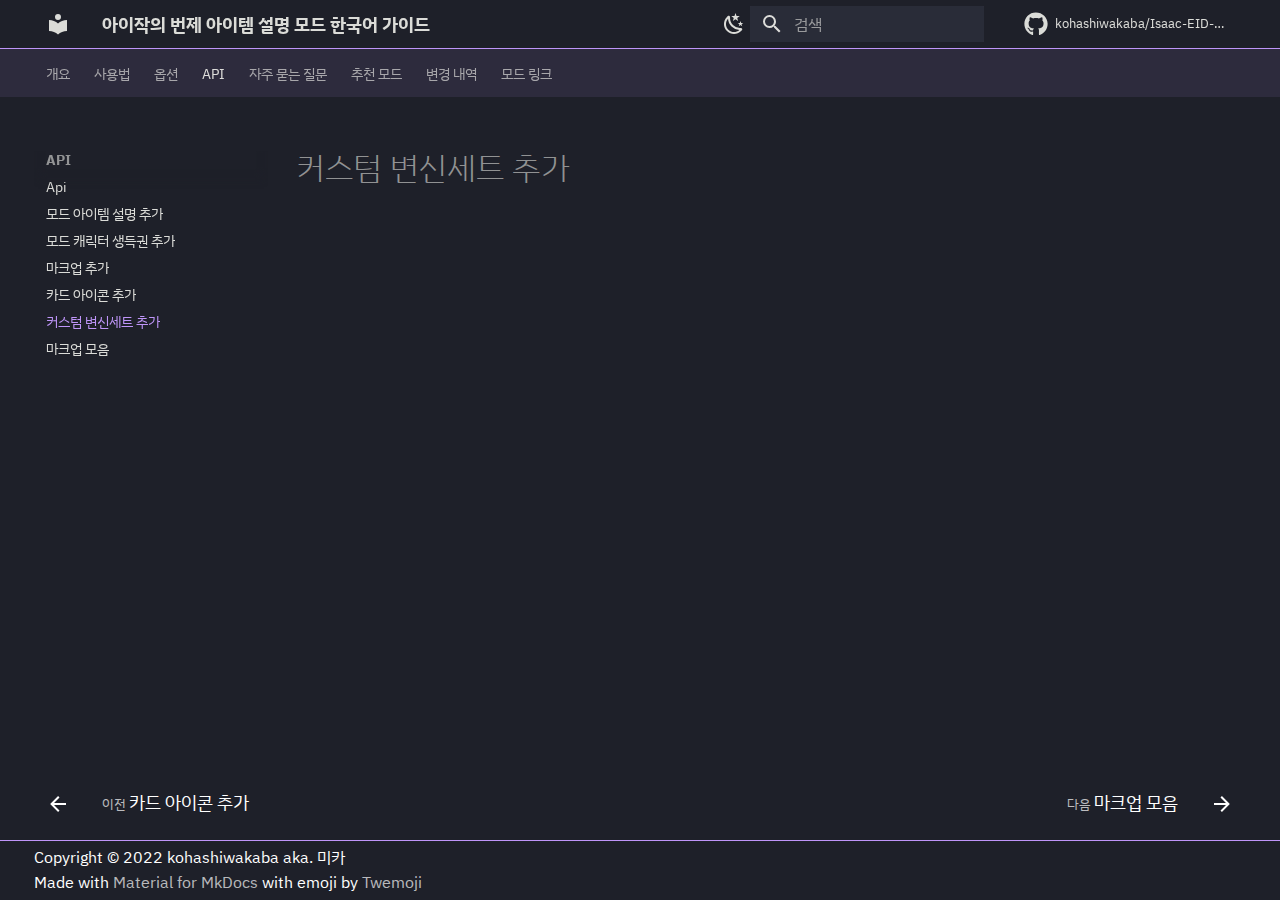
<file: api/transformation/index.html>
<!doctype html>
<html lang="ko" class="no-js">
  <head>
    
      <meta charset="utf-8">
      <meta name="viewport" content="width=device-width,initial-scale=1">
      
      
        <meta name="author" content="kohashiwakaba">
      
      
      
        <link rel="prev" href="../cardfront/">
      
      
        <link rel="next" href="../markup/">
      
      
      <link rel="icon" href="../../assets/images/favicon.png">
      <meta name="generator" content="mkdocs-1.5.3, mkdocs-material-9.5.2">
    
    
      
        <title>커스텀 변신세트 추가 - 아이작의 번제 아이템 설명 모드 한국어 가이드</title>
      
    
    
      <link rel="stylesheet" href="../../assets/stylesheets/main.50c56a3b.min.css">
      
        
        <link rel="stylesheet" href="../../assets/stylesheets/palette.06af60db.min.css">
      
      


    
    

      
    
<script src="../../assets/pymdownx-extras/material-extra-theme-TVq-kNRT.js" type="text/javascript"></script>
<script src="../../assets/pymdownx-extras/material-extra-3rdparty-E-i8w1WA.js" type="text/javascript"></script>

    
      
        
        
        <link rel="preconnect" href="https://fonts.gstatic.com" crossorigin>
        <link rel="stylesheet" href="https://fonts.googleapis.com/css?family=IBM+Plex+Sans+KR:300,300i,400,400i,700,700i%7CRoboto+Mono:400,400i,700,700i&display=fallback">
        <style>:root{--md-text-font:"IBM Plex Sans KR";--md-code-font:"Roboto Mono"}</style>
      
    
    
      <link rel="stylesheet" href="../../css/pymdownx.css">
    
      <link rel="stylesheet" href="../../css/wakaba.css">
    
      <link rel="stylesheet" href="../../assets/pymdownx-extras/extra-fb5a2a1c86.css">
    
    <script>__md_scope=new URL("../..",location),__md_hash=e=>[...e].reduce((e,_)=>(e<<5)-e+_.charCodeAt(0),0),__md_get=(e,_=localStorage,t=__md_scope)=>JSON.parse(_.getItem(t.pathname+"."+e)),__md_set=(e,_,t=localStorage,a=__md_scope)=>{try{t.setItem(a.pathname+"."+e,JSON.stringify(_))}catch(e){}}</script>
    
      

    
    
    
  </head>
  
  
    
    
    
    
    
    <body dir="ltr" data-md-color-scheme="dracula" data-md-color-primary="deep-purple" data-md-color-accent="deep-purple">
  
    
    <input class="md-toggle" data-md-toggle="drawer" type="checkbox" id="__drawer" autocomplete="off">
    <input class="md-toggle" data-md-toggle="search" type="checkbox" id="__search" autocomplete="off">
    <label class="md-overlay" for="__drawer"></label>
    <div data-md-component="skip">
      
    </div>
    <div data-md-component="announce">
      
    </div>
    
    
      


<header class="md-header" data-md-component="header">
  <nav
    class="md-header__inner md-grid"
    aria-label="header.title"
  >
    <a
      href="../.."
      title="아이작의 번제 아이템 설명 모드 한국어 가이드"
      class="md-header__button md-logo"
      aria-label="아이작의 번제 아이템 설명 모드 한국어 가이드"
    >
      
  
  <svg xmlns="http://www.w3.org/2000/svg" viewBox="0 0 24 24"><path d="M12 8a3 3 0 0 0 3-3 3 3 0 0 0-3-3 3 3 0 0 0-3 3 3 3 0 0 0 3 3m0 3.54C9.64 9.35 6.5 8 3 8v11c3.5 0 6.64 1.35 9 3.54 2.36-2.19 5.5-3.54 9-3.54V8c-3.5 0-6.64 1.35-9 3.54Z"/></svg>

    </a>
    <label class="md-header__button md-icon" for="__drawer">
      <svg xmlns="http://www.w3.org/2000/svg" viewBox="0 0 24 24"><path d="M3 6h18v2H3V6m0 5h18v2H3v-2m0 5h18v2H3v-2Z"/></svg>
    </label>
    <div class="md-header__title" data-md-component="header-title">
      <div class="md-header__ellipsis">
        <div class="md-header__topic">
          <span class="md-ellipsis">
            아이작의 번제 아이템 설명 모드 한국어 가이드
          </span>
        </div>
        <div class="md-header__topic" data-md-component="header-topic">
          <span class="md-ellipsis">
            
              커스텀 변신세트 추가
            
          </span>
        </div>
      </div>
    </div>
    <div class="md-header__options">
      <div class="md-header-nav__scheme md-header-nav__button md-source__icon md-icon">
          <a
            href="javascript:toggleScheme();"
            title="Light mode"
            class="light-mode"
          >
          
          <svg xmlns="http://www.w3.org/2000/svg" viewBox="0 0 24 24"><path d="M12 7a5 5 0 0 1 5 5 5 5 0 0 1-5 5 5 5 0 0 1-5-5 5 5 0 0 1 5-5m0 2a3 3 0 0 0-3 3 3 3 0 0 0 3 3 3 3 0 0 0 3-3 3 3 0 0 0-3-3m0-7 2.39 3.42C13.65 5.15 12.84 5 12 5c-.84 0-1.65.15-2.39.42L12 2M3.34 7l4.16-.35A7.2 7.2 0 0 0 5.94 8.5c-.44.74-.69 1.5-.83 2.29L3.34 7m.02 10 1.76-3.77a7.131 7.131 0 0 0 2.38 4.14L3.36 17M20.65 7l-1.77 3.79a7.023 7.023 0 0 0-2.38-4.15l4.15.36m-.01 10-4.14.36c.59-.51 1.12-1.14 1.54-1.86.42-.73.69-1.5.83-2.29L20.64 17M12 22l-2.41-3.44c.74.27 1.55.44 2.41.44.82 0 1.63-.17 2.37-.44L12 22Z"/></svg>
          </a>
          <a
            href="javascript:toggleScheme();"
            title="Dark mode"
            class="dark-mode"
          >
          
          <svg xmlns="http://www.w3.org/2000/svg" viewBox="0 0 24 24"><path d="m17.75 4.09-2.53 1.94.91 3.06-2.63-1.81-2.63 1.81.91-3.06-2.53-1.94L12.44 4l1.06-3 1.06 3 3.19.09m3.5 6.91-1.64 1.25.59 1.98-1.7-1.17-1.7 1.17.59-1.98L15.75 11l2.06-.05L18.5 9l.69 1.95 2.06.05m-2.28 4.95c.83-.08 1.72 1.1 1.19 1.85-.32.45-.66.87-1.08 1.27C15.17 23 8.84 23 4.94 19.07c-3.91-3.9-3.91-10.24 0-14.14.4-.4.82-.76 1.27-1.08.75-.53 1.93.36 1.85 1.19-.27 2.86.69 5.83 2.89 8.02a9.96 9.96 0 0 0 8.02 2.89m-1.64 2.02a12.08 12.08 0 0 1-7.8-3.47c-2.17-2.19-3.33-5-3.49-7.82-2.81 3.14-2.7 7.96.31 10.98 3.02 3.01 7.84 3.12 10.98.31Z"/></svg>
          </a>
          <a
            href="javascript:toggleScheme();"
            title="System preference"
            class="system-mode"
          >
          
          <svg xmlns="http://www.w3.org/2000/svg" viewBox="0 0 24 24"><path d="M7.5 2c-1.79 1.15-3 3.18-3 5.5s1.21 4.35 3.03 5.5C4.46 13 2 10.54 2 7.5A5.5 5.5 0 0 1 7.5 2m11.57 1.5 1.43 1.43L4.93 20.5 3.5 19.07 19.07 3.5m-6.18 2.43L11.41 5 9.97 6l.42-1.7L9 3.24l1.75-.12.58-1.65L12 3.1l1.73.03-1.35 1.13.51 1.67m-3.3 3.61-1.16-.73-1.12.78.34-1.32-1.09-.83 1.36-.09.45-1.29.51 1.27 1.36.03-1.05.87.4 1.31M19 13.5a5.5 5.5 0 0 1-5.5 5.5c-1.22 0-2.35-.4-3.26-1.07l7.69-7.69c.67.91 1.07 2.04 1.07 3.26m-4.4 6.58 2.77-1.15-.24 3.35-2.53-2.2m4.33-2.7 1.15-2.77 2.2 2.54-3.35.23m1.15-4.96-1.14-2.78 3.34.24-2.2 2.54M9.63 18.93l2.77 1.15-2.53 2.19-.24-3.34Z"/></svg>
          </a>
           <a
            href="javascript:toggleScheme();"
            title="Unknown scheme"
            class="unknown-mode"
          >
          
          <svg xmlns="http://www.w3.org/2000/svg" viewBox="0 0 24 24"><path d="m15.07 11.25-.9.92C13.45 12.89 13 13.5 13 15h-2v-.5c0-1.11.45-2.11 1.17-2.83l1.24-1.26c.37-.36.59-.86.59-1.41a2 2 0 0 0-2-2 2 2 0 0 0-2 2H8a4 4 0 0 1 4-4 4 4 0 0 1 4 4 3.2 3.2 0 0 1-.93 2.25M13 19h-2v-2h2M12 2A10 10 0 0 0 2 12a10 10 0 0 0 10 10 10 10 0 0 0 10-10c0-5.53-4.5-10-10-10Z"/></svg>
          </a>
      </div>
    </div>
    
      <label class="md-header__button md-icon" for="__search">
        <svg xmlns="http://www.w3.org/2000/svg" viewBox="0 0 24 24"><path d="M9.5 3A6.5 6.5 0 0 1 16 9.5c0 1.61-.59 3.09-1.56 4.23l.27.27h.79l5 5-1.5 1.5-5-5v-.79l-.27-.27A6.516 6.516 0 0 1 9.5 16 6.5 6.5 0 0 1 3 9.5 6.5 6.5 0 0 1 9.5 3m0 2C7 5 5 7 5 9.5S7 14 9.5 14 14 12 14 9.5 12 5 9.5 5Z"/></svg>
      </label>
      <div class="md-search" data-md-component="search" role="dialog">
  <label class="md-search__overlay" for="__search"></label>
  <div class="md-search__inner" role="search">
    <form class="md-search__form" name="search">
      <input type="text" class="md-search__input" name="query" aria-label="검색" placeholder="검색" autocapitalize="off" autocorrect="off" autocomplete="off" spellcheck="false" data-md-component="search-query" required>
      <label class="md-search__icon md-icon" for="__search">
        
        <svg xmlns="http://www.w3.org/2000/svg" viewBox="0 0 24 24"><path d="M9.5 3A6.5 6.5 0 0 1 16 9.5c0 1.61-.59 3.09-1.56 4.23l.27.27h.79l5 5-1.5 1.5-5-5v-.79l-.27-.27A6.516 6.516 0 0 1 9.5 16 6.5 6.5 0 0 1 3 9.5 6.5 6.5 0 0 1 9.5 3m0 2C7 5 5 7 5 9.5S7 14 9.5 14 14 12 14 9.5 12 5 9.5 5Z"/></svg>
        
        <svg xmlns="http://www.w3.org/2000/svg" viewBox="0 0 24 24"><path d="M20 11v2H8l5.5 5.5-1.42 1.42L4.16 12l7.92-7.92L13.5 5.5 8 11h12Z"/></svg>
      </label>
      <nav class="md-search__options" aria-label="검색">
        
        <button type="reset" class="md-search__icon md-icon" title="지우기" aria-label="지우기" tabindex="-1">
          
          <svg xmlns="http://www.w3.org/2000/svg" viewBox="0 0 24 24"><path d="M19 6.41 17.59 5 12 10.59 6.41 5 5 6.41 10.59 12 5 17.59 6.41 19 12 13.41 17.59 19 19 17.59 13.41 12 19 6.41Z"/></svg>
        </button>
      </nav>
      
    </form>
    <div class="md-search__output">
      <div class="md-search__scrollwrap" data-md-scrollfix>
        <div class="md-search-result" data-md-component="search-result">
          <div class="md-search-result__meta">
            검색 초기화
          </div>
          <ol class="md-search-result__list" role="presentation"></ol>
        </div>
      </div>
    </div>
  </div>
</div>
    
    
      <div class="md-header__source">
        <a href="https://github.com/kohashiwakaba/Isaac-EID-Korean-Guide" title="저장소로 이동" class="md-source" data-md-component="source">
  <div class="md-source__icon md-icon">
    
    <svg xmlns="http://www.w3.org/2000/svg" viewBox="0 0 496 512"><!--! Font Awesome Free 6.5.1 by @fontawesome - https://fontawesome.com License - https://fontawesome.com/license/free (Icons: CC BY 4.0, Fonts: SIL OFL 1.1, Code: MIT License) Copyright 2023 Fonticons, Inc.--><path d="M165.9 397.4c0 2-2.3 3.6-5.2 3.6-3.3.3-5.6-1.3-5.6-3.6 0-2 2.3-3.6 5.2-3.6 3-.3 5.6 1.3 5.6 3.6zm-31.1-4.5c-.7 2 1.3 4.3 4.3 4.9 2.6 1 5.6 0 6.2-2s-1.3-4.3-4.3-5.2c-2.6-.7-5.5.3-6.2 2.3zm44.2-1.7c-2.9.7-4.9 2.6-4.6 4.9.3 2 2.9 3.3 5.9 2.6 2.9-.7 4.9-2.6 4.6-4.6-.3-1.9-3-3.2-5.9-2.9zM244.8 8C106.1 8 0 113.3 0 252c0 110.9 69.8 205.8 169.5 239.2 12.8 2.3 17.3-5.6 17.3-12.1 0-6.2-.3-40.4-.3-61.4 0 0-70 15-84.7-29.8 0 0-11.4-29.1-27.8-36.6 0 0-22.9-15.7 1.6-15.4 0 0 24.9 2 38.6 25.8 21.9 38.6 58.6 27.5 72.9 20.9 2.3-16 8.8-27.1 16-33.7-55.9-6.2-112.3-14.3-112.3-110.5 0-27.5 7.6-41.3 23.6-58.9-2.6-6.5-11.1-33.3 2.6-67.9 20.9-6.5 69 27 69 27 20-5.6 41.5-8.5 62.8-8.5s42.8 2.9 62.8 8.5c0 0 48.1-33.6 69-27 13.7 34.7 5.2 61.4 2.6 67.9 16 17.7 25.8 31.5 25.8 58.9 0 96.5-58.9 104.2-114.8 110.5 9.2 7.9 17 22.9 17 46.4 0 33.7-.3 75.4-.3 83.6 0 6.5 4.6 14.4 17.3 12.1C428.2 457.8 496 362.9 496 252 496 113.3 383.5 8 244.8 8zM97.2 352.9c-1.3 1-1 3.3.7 5.2 1.6 1.6 3.9 2.3 5.2 1 1.3-1 1-3.3-.7-5.2-1.6-1.6-3.9-2.3-5.2-1zm-10.8-8.1c-.7 1.3.3 2.9 2.3 3.9 1.6 1 3.6.7 4.3-.7.7-1.3-.3-2.9-2.3-3.9-2-.6-3.6-.3-4.3.7zm32.4 35.6c-1.6 1.3-1 4.3 1.3 6.2 2.3 2.3 5.2 2.6 6.5 1 1.3-1.3.7-4.3-1.3-6.2-2.2-2.3-5.2-2.6-6.5-1zm-11.4-14.7c-1.6 1-1.6 3.6 0 5.9 1.6 2.3 4.3 3.3 5.6 2.3 1.6-1.3 1.6-3.9 0-6.2-1.4-2.3-4-3.3-5.6-2z"/></svg>
  </div>
  <div class="md-source__repository">
    kohashiwakaba/Isaac-EID-Korean-Guide
  </div>
</a>
      </div>
    
  </nav>
</header>
    
    <div class="md-container" data-md-component="container">
      
      
        
          
            
<nav class="md-tabs" aria-label="탭" data-md-component="tabs">
  <div class="md-grid">
    <ul class="md-tabs__list">
      
        
  
  
  
    <li class="md-tabs__item">
      <a href="../.." class="md-tabs__link">
        
  
    
  
  개요

      </a>
    </li>
  

      
        
  
  
  
    
    
      <li class="md-tabs__item">
        <a href="../../howto/basic/" class="md-tabs__link">
          
  
  사용법

        </a>
      </li>
    
  

      
        
  
  
  
    
    
      <li class="md-tabs__item">
        <a href="../../config/configmenu/" class="md-tabs__link">
          
  
  옵션

        </a>
      </li>
    
  

      
        
  
  
    
  
  
    
    
      <li class="md-tabs__item md-tabs__item--active">
        <a href="../api/" class="md-tabs__link">
          
  
  API

        </a>
      </li>
    
  

      
        
  
  
  
    <li class="md-tabs__item">
      <a href="../../faq/" class="md-tabs__link">
        
  
    
  
  자주 묻는 질문

      </a>
    </li>
  

      
        
  
  
  
    <li class="md-tabs__item">
      <a href="../../recommended/" class="md-tabs__link">
        
  
    
  
  추천 모드

      </a>
    </li>
  

      
        
  
  
  
    <li class="md-tabs__item">
      <a href="../../changelog/" class="md-tabs__link">
        
  
    
  
  변경 내역

      </a>
    </li>
  

      
        
  
  
  
    <li class="md-tabs__item">
      <a href="https://steamcommunity.com/sharedfiles/filedetails/?id=836319872" class="md-tabs__link">
        
  
    
  
  모드 링크

      </a>
    </li>
  

      
    </ul>
  </div>
</nav>
          
        
      
      <main class="md-main" data-md-component="main">
        <div class="md-main__inner md-grid">
          
            
              
              <div class="md-sidebar md-sidebar--primary" data-md-component="sidebar" data-md-type="navigation" >
                <div class="md-sidebar__scrollwrap">
                  <div class="md-sidebar__inner">
                    


  


  

<nav class="md-nav md-nav--primary md-nav--lifted md-nav--integrated" aria-label="네비게이션" data-md-level="0">
  <label class="md-nav__title" for="__drawer">
    <a href="../.." title="아이작의 번제 아이템 설명 모드 한국어 가이드" class="md-nav__button md-logo" aria-label="아이작의 번제 아이템 설명 모드 한국어 가이드" data-md-component="logo">
      
  
  <svg xmlns="http://www.w3.org/2000/svg" viewBox="0 0 24 24"><path d="M12 8a3 3 0 0 0 3-3 3 3 0 0 0-3-3 3 3 0 0 0-3 3 3 3 0 0 0 3 3m0 3.54C9.64 9.35 6.5 8 3 8v11c3.5 0 6.64 1.35 9 3.54 2.36-2.19 5.5-3.54 9-3.54V8c-3.5 0-6.64 1.35-9 3.54Z"/></svg>

    </a>
    아이작의 번제 아이템 설명 모드 한국어 가이드
  </label>
  
    <div class="md-nav__source">
      <a href="https://github.com/kohashiwakaba/Isaac-EID-Korean-Guide" title="저장소로 이동" class="md-source" data-md-component="source">
  <div class="md-source__icon md-icon">
    
    <svg xmlns="http://www.w3.org/2000/svg" viewBox="0 0 496 512"><!--! Font Awesome Free 6.5.1 by @fontawesome - https://fontawesome.com License - https://fontawesome.com/license/free (Icons: CC BY 4.0, Fonts: SIL OFL 1.1, Code: MIT License) Copyright 2023 Fonticons, Inc.--><path d="M165.9 397.4c0 2-2.3 3.6-5.2 3.6-3.3.3-5.6-1.3-5.6-3.6 0-2 2.3-3.6 5.2-3.6 3-.3 5.6 1.3 5.6 3.6zm-31.1-4.5c-.7 2 1.3 4.3 4.3 4.9 2.6 1 5.6 0 6.2-2s-1.3-4.3-4.3-5.2c-2.6-.7-5.5.3-6.2 2.3zm44.2-1.7c-2.9.7-4.9 2.6-4.6 4.9.3 2 2.9 3.3 5.9 2.6 2.9-.7 4.9-2.6 4.6-4.6-.3-1.9-3-3.2-5.9-2.9zM244.8 8C106.1 8 0 113.3 0 252c0 110.9 69.8 205.8 169.5 239.2 12.8 2.3 17.3-5.6 17.3-12.1 0-6.2-.3-40.4-.3-61.4 0 0-70 15-84.7-29.8 0 0-11.4-29.1-27.8-36.6 0 0-22.9-15.7 1.6-15.4 0 0 24.9 2 38.6 25.8 21.9 38.6 58.6 27.5 72.9 20.9 2.3-16 8.8-27.1 16-33.7-55.9-6.2-112.3-14.3-112.3-110.5 0-27.5 7.6-41.3 23.6-58.9-2.6-6.5-11.1-33.3 2.6-67.9 20.9-6.5 69 27 69 27 20-5.6 41.5-8.5 62.8-8.5s42.8 2.9 62.8 8.5c0 0 48.1-33.6 69-27 13.7 34.7 5.2 61.4 2.6 67.9 16 17.7 25.8 31.5 25.8 58.9 0 96.5-58.9 104.2-114.8 110.5 9.2 7.9 17 22.9 17 46.4 0 33.7-.3 75.4-.3 83.6 0 6.5 4.6 14.4 17.3 12.1C428.2 457.8 496 362.9 496 252 496 113.3 383.5 8 244.8 8zM97.2 352.9c-1.3 1-1 3.3.7 5.2 1.6 1.6 3.9 2.3 5.2 1 1.3-1 1-3.3-.7-5.2-1.6-1.6-3.9-2.3-5.2-1zm-10.8-8.1c-.7 1.3.3 2.9 2.3 3.9 1.6 1 3.6.7 4.3-.7.7-1.3-.3-2.9-2.3-3.9-2-.6-3.6-.3-4.3.7zm32.4 35.6c-1.6 1.3-1 4.3 1.3 6.2 2.3 2.3 5.2 2.6 6.5 1 1.3-1.3.7-4.3-1.3-6.2-2.2-2.3-5.2-2.6-6.5-1zm-11.4-14.7c-1.6 1-1.6 3.6 0 5.9 1.6 2.3 4.3 3.3 5.6 2.3 1.6-1.3 1.6-3.9 0-6.2-1.4-2.3-4-3.3-5.6-2z"/></svg>
  </div>
  <div class="md-source__repository">
    kohashiwakaba/Isaac-EID-Korean-Guide
  </div>
</a>
    </div>
  
  <ul class="md-nav__list" data-md-scrollfix>
    
      
      
  
  
  
  
    <li class="md-nav__item">
      <a href="../.." class="md-nav__link">
        
  
  <span class="md-ellipsis">
    개요
  </span>
  

      </a>
    </li>
  

    
      
      
  
  
  
  
    
    
    
    
    
      
      
    
    <li class="md-nav__item md-nav__item--section md-nav__item--nested">
      
        
        
        
          
        
        <input class="md-nav__toggle md-toggle md-toggle--indeterminate" type="checkbox" id="__nav_2" >
        
          
          <label class="md-nav__link" for="__nav_2" id="__nav_2_label" tabindex="">
            
  
  <span class="md-ellipsis">
    사용법
  </span>
  

            <span class="md-nav__icon md-icon"></span>
          </label>
        
        <nav class="md-nav" data-md-level="1" aria-labelledby="__nav_2_label" aria-expanded="false">
          <label class="md-nav__title" for="__nav_2">
            <span class="md-nav__icon md-icon"></span>
            사용법
          </label>
          <ul class="md-nav__list" data-md-scrollfix>
            
              
                
  
  
  
  
    <li class="md-nav__item">
      <a href="../../howto/basic/" class="md-nav__link">
        
  
  <span class="md-ellipsis">
    기본 사용법
  </span>
  

      </a>
    </li>
  

              
            
              
                
  
  
  
  
    <li class="md-nav__item">
      <a href="../../howto/advanced/" class="md-nav__link">
        
  
  <span class="md-ellipsis">
    다른 아이템과의 시너지
  </span>
  

      </a>
    </li>
  

              
            
              
                
  
  
  
  
    <li class="md-nav__item">
      <a href="../../howto/crafting/" class="md-nav__link">
        
  
  <span class="md-ellipsis">
    알트 카인 레시피
  </span>
  

      </a>
    </li>
  

              
            
              
                
  
  
  
  
    <li class="md-nav__item">
      <a href="../../howto/update-from-github/" class="md-nav__link">
        
  
  <span class="md-ellipsis">
    Github에서 바로 업데이트
  </span>
  

      </a>
    </li>
  

              
            
          </ul>
        </nav>
      
    </li>
  

    
      
      
  
  
  
  
    
    
    
    
    
      
      
    
    <li class="md-nav__item md-nav__item--section md-nav__item--nested">
      
        
        
        
          
        
        <input class="md-nav__toggle md-toggle md-toggle--indeterminate" type="checkbox" id="__nav_3" >
        
          
          <label class="md-nav__link" for="__nav_3" id="__nav_3_label" tabindex="">
            
  
  <span class="md-ellipsis">
    옵션
  </span>
  

            <span class="md-nav__icon md-icon"></span>
          </label>
        
        <nav class="md-nav" data-md-level="1" aria-labelledby="__nav_3_label" aria-expanded="false">
          <label class="md-nav__title" for="__nav_3">
            <span class="md-nav__icon md-icon"></span>
            옵션
          </label>
          <ul class="md-nav__list" data-md-scrollfix>
            
              
                
  
  
  
  
    <li class="md-nav__item">
      <a href="../../config/configmenu/" class="md-nav__link">
        
  
  <span class="md-ellipsis">
    주요 옵션
  </span>
  

      </a>
    </li>
  

              
            
              
                
  
  
  
  
    <li class="md-nav__item">
      <a href="../../config/lua/" class="md-nav__link">
        
  
  <span class="md-ellipsis">
    설정 파일 직접 수정
  </span>
  

      </a>
    </li>
  

              
            
          </ul>
        </nav>
      
    </li>
  

    
      
      
  
  
    
  
  
  
    
    
    
    
    
      
      
    
    <li class="md-nav__item md-nav__item--active md-nav__item--section md-nav__item--nested">
      
        
        
        
        <input class="md-nav__toggle md-toggle " type="checkbox" id="__nav_4" checked>
        
          
          <label class="md-nav__link" for="__nav_4" id="__nav_4_label" tabindex="">
            
  
  <span class="md-ellipsis">
    API
  </span>
  

            <span class="md-nav__icon md-icon"></span>
          </label>
        
        <nav class="md-nav" data-md-level="1" aria-labelledby="__nav_4_label" aria-expanded="true">
          <label class="md-nav__title" for="__nav_4">
            <span class="md-nav__icon md-icon"></span>
            API
          </label>
          <ul class="md-nav__list" data-md-scrollfix>
            
              
                
  
  
  
  
    <li class="md-nav__item">
      <a href="../api/" class="md-nav__link">
        
  
  <span class="md-ellipsis">
    Api
  </span>
  

      </a>
    </li>
  

              
            
              
                
  
  
  
  
    <li class="md-nav__item">
      <a href="../description/" class="md-nav__link">
        
  
  <span class="md-ellipsis">
    모드 아이템 설명 추가
  </span>
  

      </a>
    </li>
  

              
            
              
                
  
  
  
  
    <li class="md-nav__item">
      <a href="../birthright/" class="md-nav__link">
        
  
  <span class="md-ellipsis">
    모드 캐릭터 생득권 추가
  </span>
  

      </a>
    </li>
  

              
            
              
                
  
  
  
  
    <li class="md-nav__item">
      <a href="../markupadd/" class="md-nav__link">
        
  
  <span class="md-ellipsis">
    마크업 추가
  </span>
  

      </a>
    </li>
  

              
            
              
                
  
  
  
  
    <li class="md-nav__item">
      <a href="../cardfront/" class="md-nav__link">
        
  
  <span class="md-ellipsis">
    카드 아이콘 추가
  </span>
  

      </a>
    </li>
  

              
            
              
                
  
  
    
  
  
  
    <li class="md-nav__item md-nav__item--active">
      
      <input class="md-nav__toggle md-toggle" type="checkbox" id="__toc">
      
      
      
      <a href="./" class="md-nav__link md-nav__link--active">
        
  
  <span class="md-ellipsis">
    커스텀 변신세트 추가
  </span>
  

      </a>
      
    </li>
  

              
            
              
                
  
  
  
  
    <li class="md-nav__item">
      <a href="../markup/" class="md-nav__link">
        
  
  <span class="md-ellipsis">
    마크업 모음
  </span>
  

      </a>
    </li>
  

              
            
          </ul>
        </nav>
      
    </li>
  

    
      
      
  
  
  
  
    <li class="md-nav__item">
      <a href="../../faq/" class="md-nav__link">
        
  
  <span class="md-ellipsis">
    자주 묻는 질문
  </span>
  

      </a>
    </li>
  

    
      
      
  
  
  
  
    <li class="md-nav__item">
      <a href="../../recommended/" class="md-nav__link">
        
  
  <span class="md-ellipsis">
    추천 모드
  </span>
  

      </a>
    </li>
  

    
      
      
  
  
  
  
    <li class="md-nav__item">
      <a href="../../changelog/" class="md-nav__link">
        
  
  <span class="md-ellipsis">
    변경 내역
  </span>
  

      </a>
    </li>
  

    
      
      
  
  
  
  
    <li class="md-nav__item">
      <a href="https://steamcommunity.com/sharedfiles/filedetails/?id=836319872" class="md-nav__link">
        
  
  <span class="md-ellipsis">
    모드 링크
  </span>
  

      </a>
    </li>
  

    
  </ul>
</nav>
                  </div>
                </div>
              </div>
            
            
          
          
            <div class="md-content" data-md-component="content">
              <article class="md-content__inner md-typeset">
                
  
                  

  
  


  <h1>커스텀 변신세트 추가</h1>














                
  

              </article>
            </div>
          
          
<script>var target=document.getElementById(location.hash.slice(1));target&&target.name&&(target.checked=target.name.startsWith("__tabbed_"))</script>
        </div>
        
          <button type="button" class="md-top md-icon" data-md-component="top" hidden>
  
  <svg xmlns="http://www.w3.org/2000/svg" viewBox="0 0 24 24"><path d="M13 20h-2V8l-5.5 5.5-1.42-1.42L12 4.16l7.92 7.92-1.42 1.42L13 8v12Z"/></svg>
  맨위로
</button>
        
      </main>
      
        

<footer class="md-footer">
  
    <nav
      class="md-footer__inner md-grid"
      aria-label="footer.title"
    >
      
        <a
          href="../cardfront/"
          class="md-footer__link md-footer__link--prev"
          rel="prev"
        >
          <div class="md-footer__button md-icon">
            <svg xmlns="http://www.w3.org/2000/svg" viewBox="0 0 24 24"><path d="M20 11v2H8l5.5 5.5-1.42 1.42L4.16 12l7.92-7.92L13.5 5.5 8 11h12Z"/></svg>
          </div>
          <div class="md-footer__title">
            <div class="md-ellipsis">
              <span class="md-footer__direction">
                이전
              </span>
              카드 아이콘 추가
            </div>
          </div>
        </a>
      
      
        <a
          href="../markup/"
          class="md-footer__link md-footer__link--next"
          rel="next"
        >
          <div class="md-footer__title">
            <div class="md-ellipsis">
              <span class="md-footer__direction">
                다음
              </span>
              마크업 모음
            </div>
          </div>
          <div class="md-footer__button md-icon">
            <svg xmlns="http://www.w3.org/2000/svg" viewBox="0 0 24 24"><path d="M4 11v2h12l-5.5 5.5 1.42 1.42L19.84 12l-7.92-7.92L10.5 5.5 16 11H4Z"/></svg>
          </div>
        </a>
      
    </nav>
  
  <div class="md-footer-meta md-typeset">
    <div class="md-footer-meta__inner md-grid">
      <div class="md-footer-copyright">
        
          <div class="md-footer-copyright__highlight">
            Copyright &copy; 2022 kohashiwakaba aka. 미카
          </div>
        
        Made with
        <a href="https://squidfunk.github.io/mkdocs-material/" target="_blank" rel="noopener">
          Material for MkDocs
        </a>
        with emoji by
        <a href="https://github.com/twitter/twemoji" target="_blank" rel="noopener">
          Twemoji
        </a>
      </div>
      <div class="md-social">
  
</div>
    </div>
  </div>
</footer>
      
    </div>
    <div class="md-dialog" data-md-component="dialog">
      <div class="md-dialog__inner md-typeset"></div>
    </div>
    
    
    <script id="__config" type="application/json">{"base": "../..", "features": ["navigation.instant", "navigation.tracking", "navigation.tabs", "navigation.sections", "navigation.expand", {"toc": {"permalink": true}}, "toc.integrate", "navigation.top", "header.autohide", "navigation.footer"], "search": "../../assets/javascripts/workers/search.f886a092.min.js", "translations": {"clipboard.copied": "\ud074\ub9bd\ubcf4\ub4dc\uc5d0 \ubcf5\uc0ac\ub428", "clipboard.copy": "\ud074\ub9bd\ubcf4\ub4dc\ub85c \ubcf5\uc0ac", "search.result.more.one": "\uc774 \ubb38\uc11c\uc5d0\uc11c 1\uac1c\uc758 \uac80\uc0c9 \uacb0\uacfc \ub354 \ubcf4\uae30", "search.result.more.other": "\uc774 \ubb38\uc11c\uc5d0\uc11c #\uac1c\uc758 \uac80\uc0c9 \uacb0\uacfc \ub354 \ubcf4\uae30", "search.result.none": "\uac80\uc0c9\uc5b4\uc640 \uc77c\uce58\ud558\ub294 \ubb38\uc11c\uac00 \uc5c6\uc2b5\ub2c8\ub2e4", "search.result.one": "1\uac1c\uc758 \uc77c\uce58\ud558\ub294 \ubb38\uc11c", "search.result.other": "#\uac1c\uc758 \uc77c\uce58\ud558\ub294 \ubb38\uc11c", "search.result.placeholder": "\uac80\uc0c9\uc5b4\ub97c \uc785\ub825\ud558\uc138\uc694", "search.result.term.missing": "\ud3ec\ud568\ub418\uc9c0 \uc54a\uc740 \uac80\uc0c9\uc5b4", "select.version": "\ubc84\uc804 \uc120\ud0dd"}}</script>
    
    
      <script src="../../assets/javascripts/bundle.d7c377c4.min.js"></script>
      
        <script src="../../assets/pymdownx-extras/extra-loader-MCFnu0Wd.js"></script>
      
    
  </body>
</html>
</file>
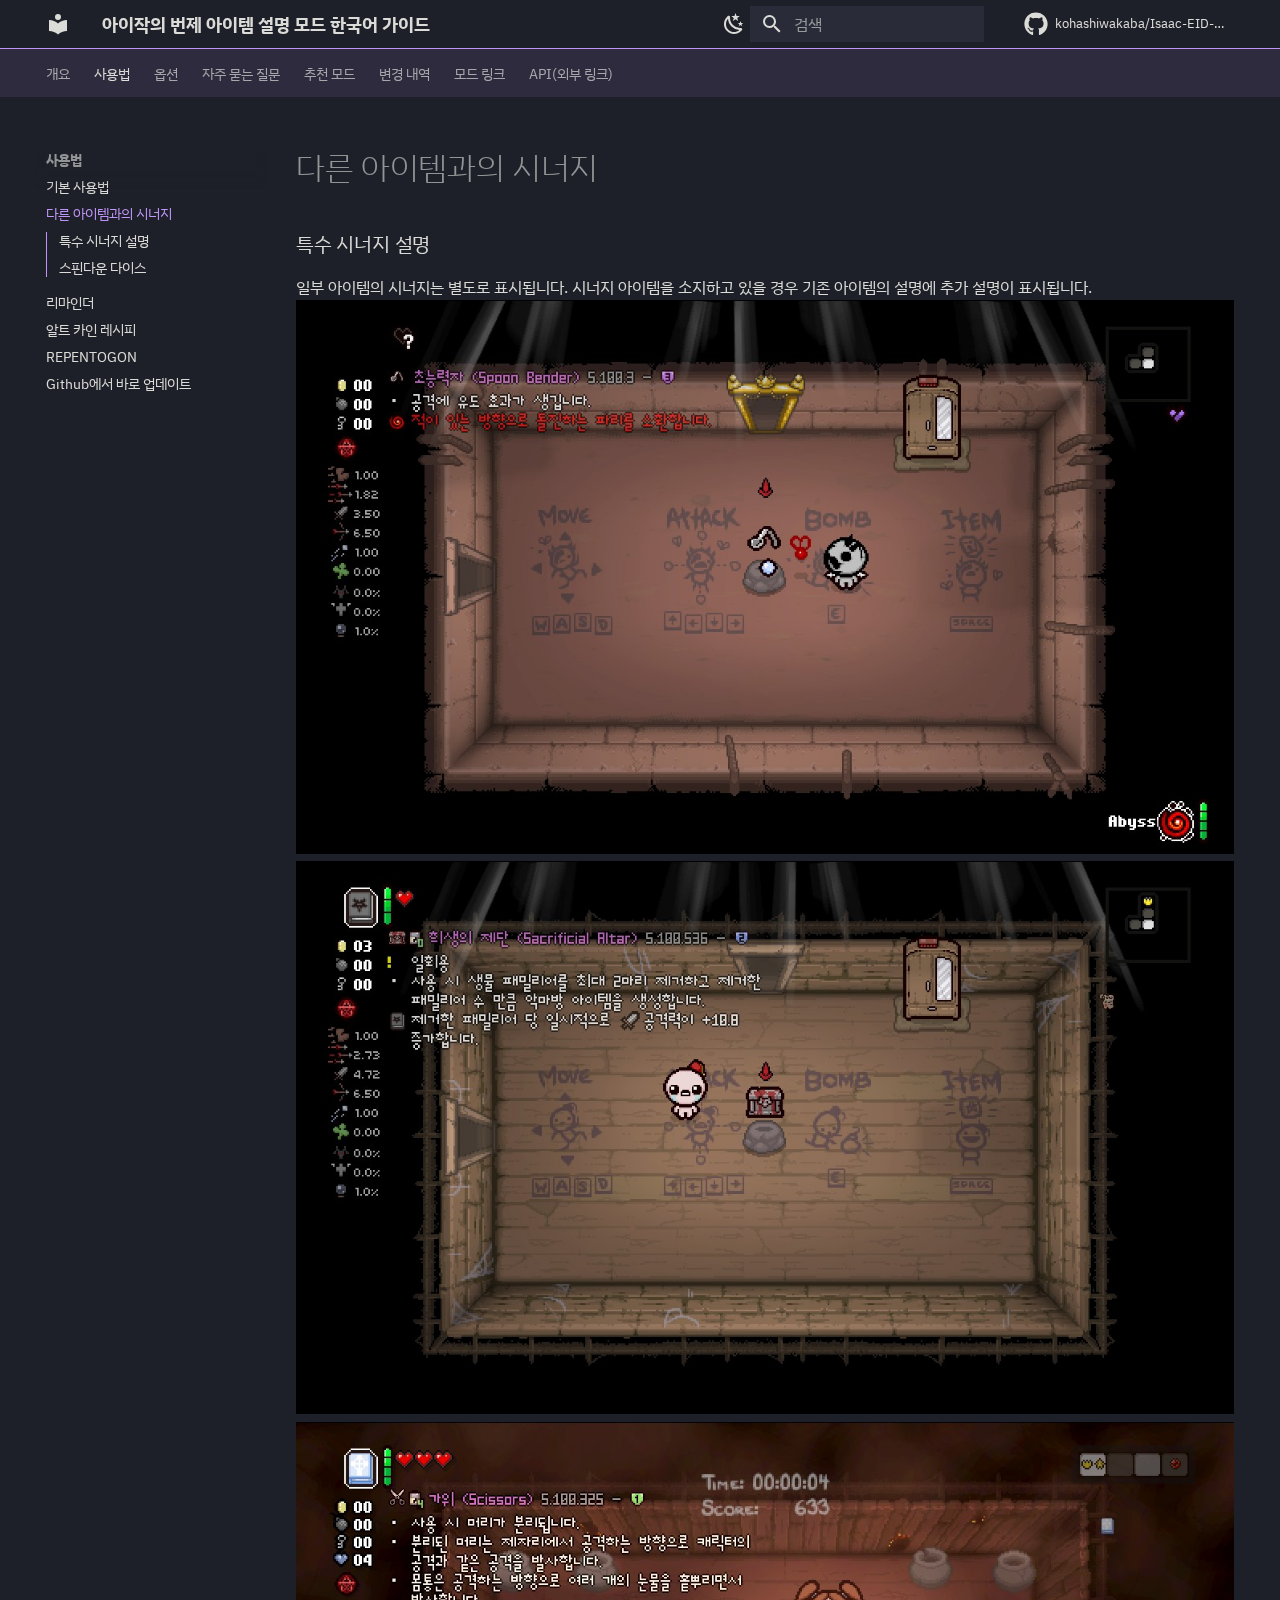
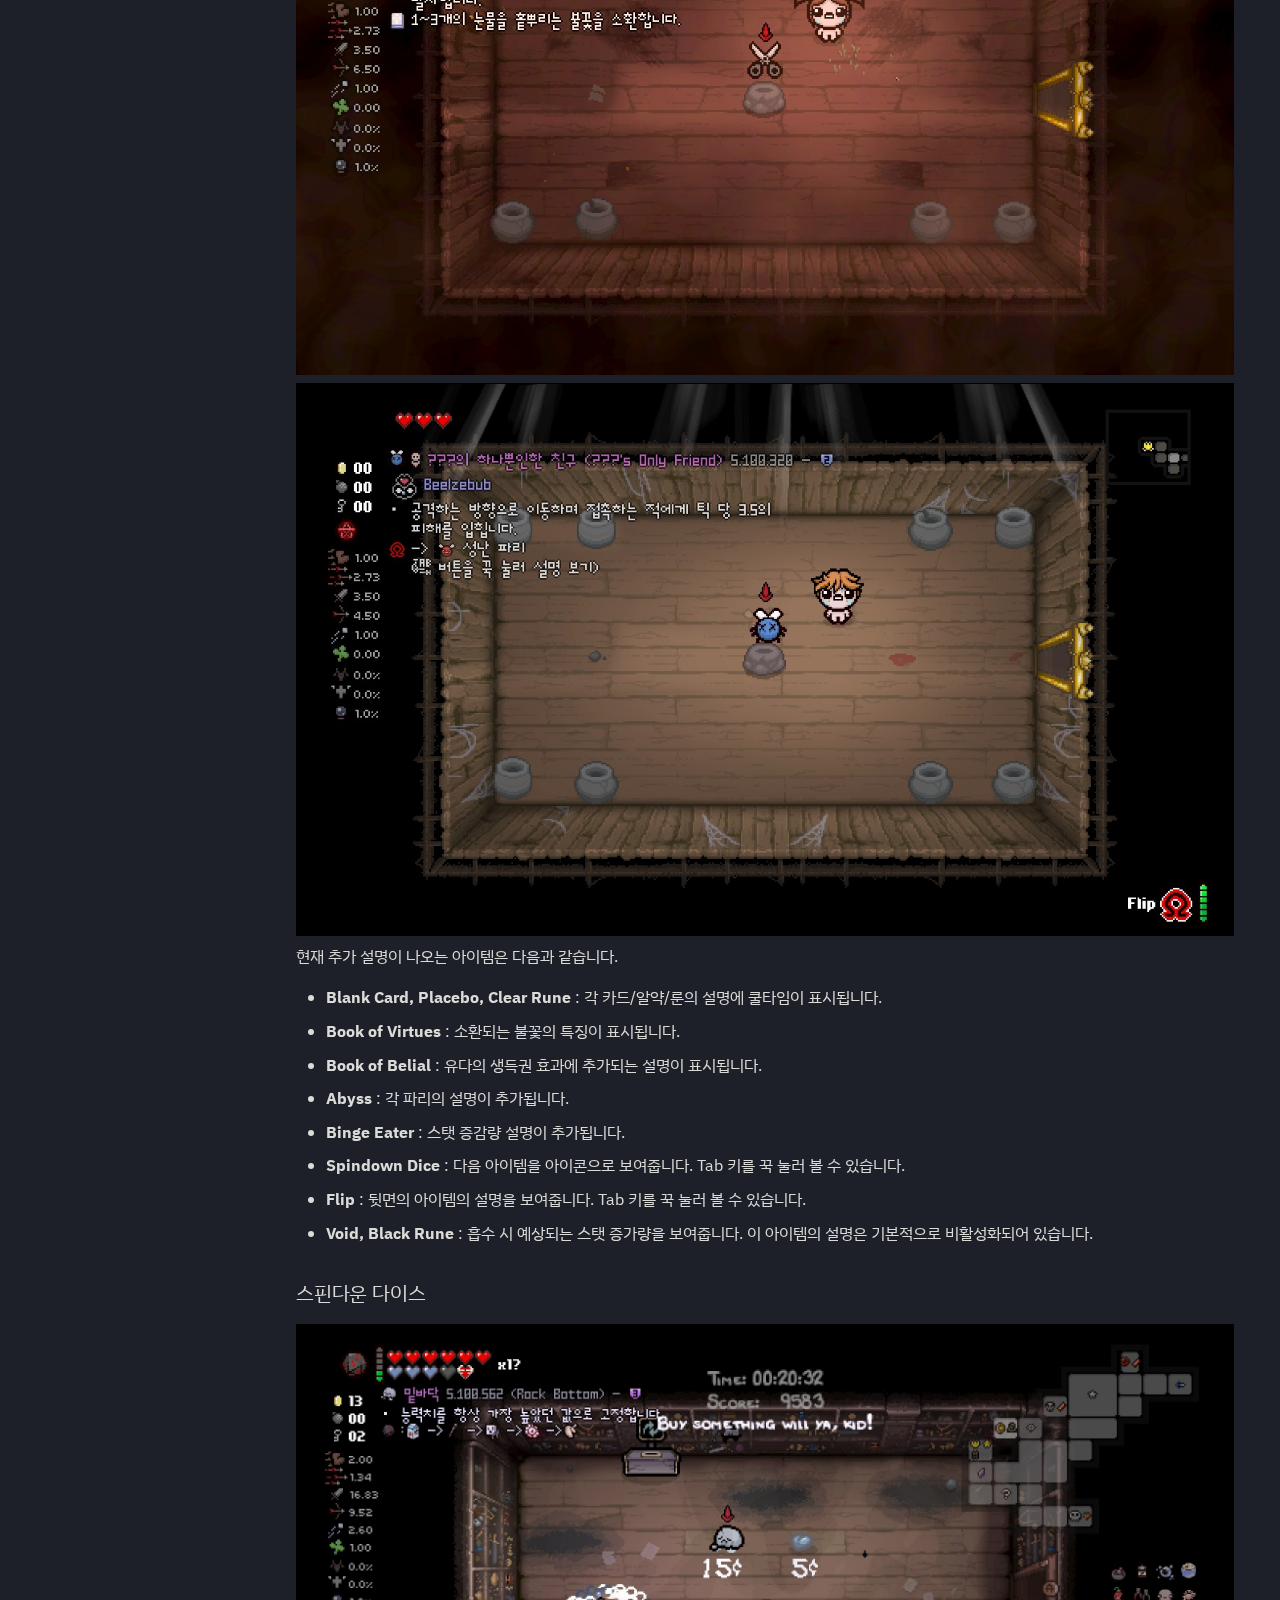
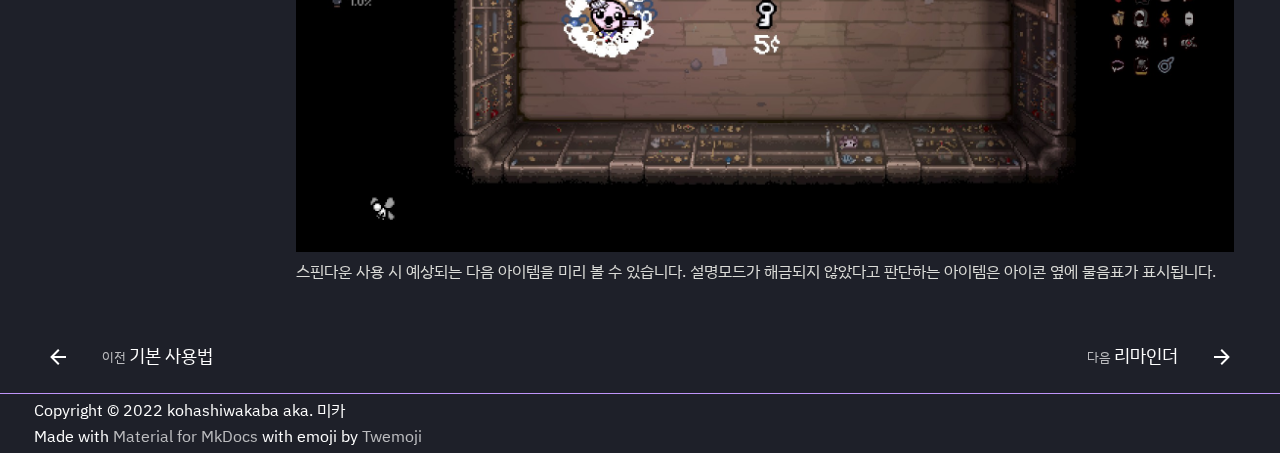
<file: howto/advanced/index.html>
<!doctype html>
<html lang="ko" class="no-js">
  <head>
    
      <meta charset="utf-8">
      <meta name="viewport" content="width=device-width,initial-scale=1">
      
      
        <meta name="author" content="kohashiwakaba">
      
      
      
        <link rel="prev" href="../basic/">
      
      
        <link rel="next" href="../reminder/">
      
      
      <link rel="icon" href="../../assets/images/favicon.png">
      <meta name="generator" content="mkdocs-1.6.0, mkdocs-material-9.5.23">
    
    
      
        <title>다른 아이템과의 시너지 - 아이작의 번제 아이템 설명 모드 한국어 가이드</title>
      
    
    
      <link rel="stylesheet" href="../../assets/stylesheets/main.6543a935.min.css">
      
        
        <link rel="stylesheet" href="../../assets/stylesheets/palette.06af60db.min.css">
      
      


    
    

      
    
<script src="../../assets/pymdownx-extras/material-extra-theme-TVq-kNRT.js" type="text/javascript"></script>
<script src="../../assets/pymdownx-extras/material-extra-3rdparty-E-i8w1WA.js" type="text/javascript"></script>

    
      
        
        
        <link rel="preconnect" href="https://fonts.gstatic.com" crossorigin>
        <link rel="stylesheet" href="https://fonts.googleapis.com/css?family=IBM+Plex+Sans+KR:300,300i,400,400i,700,700i%7CRoboto+Mono:400,400i,700,700i&display=fallback">
        <style>:root{--md-text-font:"IBM Plex Sans KR";--md-code-font:"Roboto Mono"}</style>
      
    
    
      <link rel="stylesheet" href="../../css/pymdownx.css">
    
      <link rel="stylesheet" href="../../css/wakaba.css">
    
      <link rel="stylesheet" href="../../assets/pymdownx-extras/extra-fb5a2a1c86.css">
    
    <script>__md_scope=new URL("../..",location),__md_hash=e=>[...e].reduce((e,_)=>(e<<5)-e+_.charCodeAt(0),0),__md_get=(e,_=localStorage,t=__md_scope)=>JSON.parse(_.getItem(t.pathname+"."+e)),__md_set=(e,_,t=localStorage,a=__md_scope)=>{try{t.setItem(a.pathname+"."+e,JSON.stringify(_))}catch(e){}}</script>
    
      

    
    
    
  </head>
  
  
    
    
    
    
    
    <body dir="ltr" data-md-color-scheme="dracula" data-md-color-primary="deep-purple" data-md-color-accent="deep-purple">
  
    
    <input class="md-toggle" data-md-toggle="drawer" type="checkbox" id="__drawer" autocomplete="off">
    <input class="md-toggle" data-md-toggle="search" type="checkbox" id="__search" autocomplete="off">
    <label class="md-overlay" for="__drawer"></label>
    <div data-md-component="skip">
      
        
        <a href="#_1" class="md-skip">
          콘텐츠로 이동
        </a>
      
    </div>
    <div data-md-component="announce">
      
    </div>
    
    
      


<header class="md-header" data-md-component="header">
  <nav
    class="md-header__inner md-grid"
    aria-label="header.title"
  >
    <a
      href="../.."
      title="아이작의 번제 아이템 설명 모드 한국어 가이드"
      class="md-header__button md-logo"
      aria-label="아이작의 번제 아이템 설명 모드 한국어 가이드"
    >
      
  
  <svg xmlns="http://www.w3.org/2000/svg" viewBox="0 0 24 24"><path d="M12 8a3 3 0 0 0 3-3 3 3 0 0 0-3-3 3 3 0 0 0-3 3 3 3 0 0 0 3 3m0 3.54C9.64 9.35 6.5 8 3 8v11c3.5 0 6.64 1.35 9 3.54 2.36-2.19 5.5-3.54 9-3.54V8c-3.5 0-6.64 1.35-9 3.54Z"/></svg>

    </a>
    <label class="md-header__button md-icon" for="__drawer">
      <svg xmlns="http://www.w3.org/2000/svg" viewBox="0 0 24 24"><path d="M3 6h18v2H3V6m0 5h18v2H3v-2m0 5h18v2H3v-2Z"/></svg>
    </label>
    <div class="md-header__title" data-md-component="header-title">
      <div class="md-header__ellipsis">
        <div class="md-header__topic">
          <span class="md-ellipsis">
            아이작의 번제 아이템 설명 모드 한국어 가이드
          </span>
        </div>
        <div class="md-header__topic" data-md-component="header-topic">
          <span class="md-ellipsis">
            
              다른 아이템과의 시너지
            
          </span>
        </div>
      </div>
    </div>
    <div class="md-header__options">
      <div class="md-header-nav__scheme md-header-nav__button md-source__icon md-icon">
          <a
            href="javascript:toggleScheme();"
            title="Light mode"
            class="light-mode"
          >
          
          <svg xmlns="http://www.w3.org/2000/svg" viewBox="0 0 24 24"><path d="M12 7a5 5 0 0 1 5 5 5 5 0 0 1-5 5 5 5 0 0 1-5-5 5 5 0 0 1 5-5m0 2a3 3 0 0 0-3 3 3 3 0 0 0 3 3 3 3 0 0 0 3-3 3 3 0 0 0-3-3m0-7 2.39 3.42C13.65 5.15 12.84 5 12 5c-.84 0-1.65.15-2.39.42L12 2M3.34 7l4.16-.35A7.2 7.2 0 0 0 5.94 8.5c-.44.74-.69 1.5-.83 2.29L3.34 7m.02 10 1.76-3.77a7.131 7.131 0 0 0 2.38 4.14L3.36 17M20.65 7l-1.77 3.79a7.023 7.023 0 0 0-2.38-4.15l4.15.36m-.01 10-4.14.36c.59-.51 1.12-1.14 1.54-1.86.42-.73.69-1.5.83-2.29L20.64 17M12 22l-2.41-3.44c.74.27 1.55.44 2.41.44.82 0 1.63-.17 2.37-.44L12 22Z"/></svg>
          </a>
          <a
            href="javascript:toggleScheme();"
            title="Dark mode"
            class="dark-mode"
          >
          
          <svg xmlns="http://www.w3.org/2000/svg" viewBox="0 0 24 24"><path d="m17.75 4.09-2.53 1.94.91 3.06-2.63-1.81-2.63 1.81.91-3.06-2.53-1.94L12.44 4l1.06-3 1.06 3 3.19.09m3.5 6.91-1.64 1.25.59 1.98-1.7-1.17-1.7 1.17.59-1.98L15.75 11l2.06-.05L18.5 9l.69 1.95 2.06.05m-2.28 4.95c.83-.08 1.72 1.1 1.19 1.85-.32.45-.66.87-1.08 1.27C15.17 23 8.84 23 4.94 19.07c-3.91-3.9-3.91-10.24 0-14.14.4-.4.82-.76 1.27-1.08.75-.53 1.93.36 1.85 1.19-.27 2.86.69 5.83 2.89 8.02a9.96 9.96 0 0 0 8.02 2.89m-1.64 2.02a12.08 12.08 0 0 1-7.8-3.47c-2.17-2.19-3.33-5-3.49-7.82-2.81 3.14-2.7 7.96.31 10.98 3.02 3.01 7.84 3.12 10.98.31Z"/></svg>
          </a>
          <a
            href="javascript:toggleScheme();"
            title="System preference"
            class="system-mode"
          >
          
          <svg xmlns="http://www.w3.org/2000/svg" viewBox="0 0 24 24"><path d="M7.5 2c-1.79 1.15-3 3.18-3 5.5s1.21 4.35 3.03 5.5C4.46 13 2 10.54 2 7.5A5.5 5.5 0 0 1 7.5 2m11.57 1.5 1.43 1.43L4.93 20.5 3.5 19.07 19.07 3.5m-6.18 2.43L11.41 5 9.97 6l.42-1.7L9 3.24l1.75-.12.58-1.65L12 3.1l1.73.03-1.35 1.13.51 1.67m-3.3 3.61-1.16-.73-1.12.78.34-1.32-1.09-.83 1.36-.09.45-1.29.51 1.27 1.36.03-1.05.87.4 1.31M19 13.5a5.5 5.5 0 0 1-5.5 5.5c-1.22 0-2.35-.4-3.26-1.07l7.69-7.69c.67.91 1.07 2.04 1.07 3.26m-4.4 6.58 2.77-1.15-.24 3.35-2.53-2.2m4.33-2.7 1.15-2.77 2.2 2.54-3.35.23m1.15-4.96-1.14-2.78 3.34.24-2.2 2.54M9.63 18.93l2.77 1.15-2.53 2.19-.24-3.34Z"/></svg>
          </a>
           <a
            href="javascript:toggleScheme();"
            title="Unknown scheme"
            class="unknown-mode"
          >
          
          <svg xmlns="http://www.w3.org/2000/svg" viewBox="0 0 24 24"><path d="m15.07 11.25-.9.92C13.45 12.89 13 13.5 13 15h-2v-.5c0-1.11.45-2.11 1.17-2.83l1.24-1.26c.37-.36.59-.86.59-1.41a2 2 0 0 0-2-2 2 2 0 0 0-2 2H8a4 4 0 0 1 4-4 4 4 0 0 1 4 4 3.2 3.2 0 0 1-.93 2.25M13 19h-2v-2h2M12 2A10 10 0 0 0 2 12a10 10 0 0 0 10 10 10 10 0 0 0 10-10c0-5.53-4.5-10-10-10Z"/></svg>
          </a>
      </div>
    </div>
    
      <label class="md-header__button md-icon" for="__search">
        <svg xmlns="http://www.w3.org/2000/svg" viewBox="0 0 24 24"><path d="M9.5 3A6.5 6.5 0 0 1 16 9.5c0 1.61-.59 3.09-1.56 4.23l.27.27h.79l5 5-1.5 1.5-5-5v-.79l-.27-.27A6.516 6.516 0 0 1 9.5 16 6.5 6.5 0 0 1 3 9.5 6.5 6.5 0 0 1 9.5 3m0 2C7 5 5 7 5 9.5S7 14 9.5 14 14 12 14 9.5 12 5 9.5 5Z"/></svg>
      </label>
      <div class="md-search" data-md-component="search" role="dialog">
  <label class="md-search__overlay" for="__search"></label>
  <div class="md-search__inner" role="search">
    <form class="md-search__form" name="search">
      <input type="text" class="md-search__input" name="query" aria-label="검색" placeholder="검색" autocapitalize="off" autocorrect="off" autocomplete="off" spellcheck="false" data-md-component="search-query" required>
      <label class="md-search__icon md-icon" for="__search">
        
        <svg xmlns="http://www.w3.org/2000/svg" viewBox="0 0 24 24"><path d="M9.5 3A6.5 6.5 0 0 1 16 9.5c0 1.61-.59 3.09-1.56 4.23l.27.27h.79l5 5-1.5 1.5-5-5v-.79l-.27-.27A6.516 6.516 0 0 1 9.5 16 6.5 6.5 0 0 1 3 9.5 6.5 6.5 0 0 1 9.5 3m0 2C7 5 5 7 5 9.5S7 14 9.5 14 14 12 14 9.5 12 5 9.5 5Z"/></svg>
        
        <svg xmlns="http://www.w3.org/2000/svg" viewBox="0 0 24 24"><path d="M20 11v2H8l5.5 5.5-1.42 1.42L4.16 12l7.92-7.92L13.5 5.5 8 11h12Z"/></svg>
      </label>
      <nav class="md-search__options" aria-label="검색">
        
        <button type="reset" class="md-search__icon md-icon" title="지우기" aria-label="지우기" tabindex="-1">
          
          <svg xmlns="http://www.w3.org/2000/svg" viewBox="0 0 24 24"><path d="M19 6.41 17.59 5 12 10.59 6.41 5 5 6.41 10.59 12 5 17.59 6.41 19 12 13.41 17.59 19 19 17.59 13.41 12 19 6.41Z"/></svg>
        </button>
      </nav>
      
    </form>
    <div class="md-search__output">
      <div class="md-search__scrollwrap" data-md-scrollfix>
        <div class="md-search-result" data-md-component="search-result">
          <div class="md-search-result__meta">
            검색 초기화
          </div>
          <ol class="md-search-result__list" role="presentation"></ol>
        </div>
      </div>
    </div>
  </div>
</div>
    
    
      <div class="md-header__source">
        <a href="https://github.com/kohashiwakaba/Isaac-EID-Korean-Guide" title="저장소로 이동" class="md-source" data-md-component="source">
  <div class="md-source__icon md-icon">
    
    <svg xmlns="http://www.w3.org/2000/svg" viewBox="0 0 496 512"><!--! Font Awesome Free 6.5.2 by @fontawesome - https://fontawesome.com License - https://fontawesome.com/license/free (Icons: CC BY 4.0, Fonts: SIL OFL 1.1, Code: MIT License) Copyright 2024 Fonticons, Inc.--><path d="M165.9 397.4c0 2-2.3 3.6-5.2 3.6-3.3.3-5.6-1.3-5.6-3.6 0-2 2.3-3.6 5.2-3.6 3-.3 5.6 1.3 5.6 3.6zm-31.1-4.5c-.7 2 1.3 4.3 4.3 4.9 2.6 1 5.6 0 6.2-2s-1.3-4.3-4.3-5.2c-2.6-.7-5.5.3-6.2 2.3zm44.2-1.7c-2.9.7-4.9 2.6-4.6 4.9.3 2 2.9 3.3 5.9 2.6 2.9-.7 4.9-2.6 4.6-4.6-.3-1.9-3-3.2-5.9-2.9zM244.8 8C106.1 8 0 113.3 0 252c0 110.9 69.8 205.8 169.5 239.2 12.8 2.3 17.3-5.6 17.3-12.1 0-6.2-.3-40.4-.3-61.4 0 0-70 15-84.7-29.8 0 0-11.4-29.1-27.8-36.6 0 0-22.9-15.7 1.6-15.4 0 0 24.9 2 38.6 25.8 21.9 38.6 58.6 27.5 72.9 20.9 2.3-16 8.8-27.1 16-33.7-55.9-6.2-112.3-14.3-112.3-110.5 0-27.5 7.6-41.3 23.6-58.9-2.6-6.5-11.1-33.3 2.6-67.9 20.9-6.5 69 27 69 27 20-5.6 41.5-8.5 62.8-8.5s42.8 2.9 62.8 8.5c0 0 48.1-33.6 69-27 13.7 34.7 5.2 61.4 2.6 67.9 16 17.7 25.8 31.5 25.8 58.9 0 96.5-58.9 104.2-114.8 110.5 9.2 7.9 17 22.9 17 46.4 0 33.7-.3 75.4-.3 83.6 0 6.5 4.6 14.4 17.3 12.1C428.2 457.8 496 362.9 496 252 496 113.3 383.5 8 244.8 8zM97.2 352.9c-1.3 1-1 3.3.7 5.2 1.6 1.6 3.9 2.3 5.2 1 1.3-1 1-3.3-.7-5.2-1.6-1.6-3.9-2.3-5.2-1zm-10.8-8.1c-.7 1.3.3 2.9 2.3 3.9 1.6 1 3.6.7 4.3-.7.7-1.3-.3-2.9-2.3-3.9-2-.6-3.6-.3-4.3.7zm32.4 35.6c-1.6 1.3-1 4.3 1.3 6.2 2.3 2.3 5.2 2.6 6.5 1 1.3-1.3.7-4.3-1.3-6.2-2.2-2.3-5.2-2.6-6.5-1zm-11.4-14.7c-1.6 1-1.6 3.6 0 5.9 1.6 2.3 4.3 3.3 5.6 2.3 1.6-1.3 1.6-3.9 0-6.2-1.4-2.3-4-3.3-5.6-2z"/></svg>
  </div>
  <div class="md-source__repository">
    kohashiwakaba/Isaac-EID-Korean-Guide
  </div>
</a>
      </div>
    
  </nav>
</header>
    
    <div class="md-container" data-md-component="container">
      
      
        
          
            
<nav class="md-tabs" aria-label="탭" data-md-component="tabs">
  <div class="md-grid">
    <ul class="md-tabs__list">
      
        
  
  
  
    <li class="md-tabs__item">
      <a href="../.." class="md-tabs__link">
        
  
    
  
  개요

      </a>
    </li>
  

      
        
  
  
    
  
  
    
    
      <li class="md-tabs__item md-tabs__item--active">
        <a href="../basic/" class="md-tabs__link">
          
  
  사용법

        </a>
      </li>
    
  

      
        
  
  
  
    
    
      <li class="md-tabs__item">
        <a href="../../config/configmenu/" class="md-tabs__link">
          
  
  옵션

        </a>
      </li>
    
  

      
        
  
  
  
    <li class="md-tabs__item">
      <a href="../../faq/" class="md-tabs__link">
        
  
    
  
  자주 묻는 질문

      </a>
    </li>
  

      
        
  
  
  
    <li class="md-tabs__item">
      <a href="../../recommended/" class="md-tabs__link">
        
  
    
  
  추천 모드

      </a>
    </li>
  

      
        
  
  
  
    <li class="md-tabs__item">
      <a href="../../changelog/" class="md-tabs__link">
        
  
    
  
  변경 내역

      </a>
    </li>
  

      
        
  
  
  
    <li class="md-tabs__item">
      <a href="https://steamcommunity.com/sharedfiles/filedetails/?id=836319872" class="md-tabs__link">
        
  
    
  
  모드 링크

      </a>
    </li>
  

      
        
  
  
  
    <li class="md-tabs__item">
      <a href="https://github.com/wofsauge/External-Item-Descriptions/wiki" class="md-tabs__link">
        
  
    
  
  API(외부 링크)

      </a>
    </li>
  

      
    </ul>
  </div>
</nav>
          
        
      
      <main class="md-main" data-md-component="main">
        <div class="md-main__inner md-grid">
          
            
              
              <div class="md-sidebar md-sidebar--primary" data-md-component="sidebar" data-md-type="navigation" >
                <div class="md-sidebar__scrollwrap">
                  <div class="md-sidebar__inner">
                    


  


  

<nav class="md-nav md-nav--primary md-nav--lifted md-nav--integrated" aria-label="네비게이션" data-md-level="0">
  <label class="md-nav__title" for="__drawer">
    <a href="../.." title="아이작의 번제 아이템 설명 모드 한국어 가이드" class="md-nav__button md-logo" aria-label="아이작의 번제 아이템 설명 모드 한국어 가이드" data-md-component="logo">
      
  
  <svg xmlns="http://www.w3.org/2000/svg" viewBox="0 0 24 24"><path d="M12 8a3 3 0 0 0 3-3 3 3 0 0 0-3-3 3 3 0 0 0-3 3 3 3 0 0 0 3 3m0 3.54C9.64 9.35 6.5 8 3 8v11c3.5 0 6.64 1.35 9 3.54 2.36-2.19 5.5-3.54 9-3.54V8c-3.5 0-6.64 1.35-9 3.54Z"/></svg>

    </a>
    아이작의 번제 아이템 설명 모드 한국어 가이드
  </label>
  
    <div class="md-nav__source">
      <a href="https://github.com/kohashiwakaba/Isaac-EID-Korean-Guide" title="저장소로 이동" class="md-source" data-md-component="source">
  <div class="md-source__icon md-icon">
    
    <svg xmlns="http://www.w3.org/2000/svg" viewBox="0 0 496 512"><!--! Font Awesome Free 6.5.2 by @fontawesome - https://fontawesome.com License - https://fontawesome.com/license/free (Icons: CC BY 4.0, Fonts: SIL OFL 1.1, Code: MIT License) Copyright 2024 Fonticons, Inc.--><path d="M165.9 397.4c0 2-2.3 3.6-5.2 3.6-3.3.3-5.6-1.3-5.6-3.6 0-2 2.3-3.6 5.2-3.6 3-.3 5.6 1.3 5.6 3.6zm-31.1-4.5c-.7 2 1.3 4.3 4.3 4.9 2.6 1 5.6 0 6.2-2s-1.3-4.3-4.3-5.2c-2.6-.7-5.5.3-6.2 2.3zm44.2-1.7c-2.9.7-4.9 2.6-4.6 4.9.3 2 2.9 3.3 5.9 2.6 2.9-.7 4.9-2.6 4.6-4.6-.3-1.9-3-3.2-5.9-2.9zM244.8 8C106.1 8 0 113.3 0 252c0 110.9 69.8 205.8 169.5 239.2 12.8 2.3 17.3-5.6 17.3-12.1 0-6.2-.3-40.4-.3-61.4 0 0-70 15-84.7-29.8 0 0-11.4-29.1-27.8-36.6 0 0-22.9-15.7 1.6-15.4 0 0 24.9 2 38.6 25.8 21.9 38.6 58.6 27.5 72.9 20.9 2.3-16 8.8-27.1 16-33.7-55.9-6.2-112.3-14.3-112.3-110.5 0-27.5 7.6-41.3 23.6-58.9-2.6-6.5-11.1-33.3 2.6-67.9 20.9-6.5 69 27 69 27 20-5.6 41.5-8.5 62.8-8.5s42.8 2.9 62.8 8.5c0 0 48.1-33.6 69-27 13.7 34.7 5.2 61.4 2.6 67.9 16 17.7 25.8 31.5 25.8 58.9 0 96.5-58.9 104.2-114.8 110.5 9.2 7.9 17 22.9 17 46.4 0 33.7-.3 75.4-.3 83.6 0 6.5 4.6 14.4 17.3 12.1C428.2 457.8 496 362.9 496 252 496 113.3 383.5 8 244.8 8zM97.2 352.9c-1.3 1-1 3.3.7 5.2 1.6 1.6 3.9 2.3 5.2 1 1.3-1 1-3.3-.7-5.2-1.6-1.6-3.9-2.3-5.2-1zm-10.8-8.1c-.7 1.3.3 2.9 2.3 3.9 1.6 1 3.6.7 4.3-.7.7-1.3-.3-2.9-2.3-3.9-2-.6-3.6-.3-4.3.7zm32.4 35.6c-1.6 1.3-1 4.3 1.3 6.2 2.3 2.3 5.2 2.6 6.5 1 1.3-1.3.7-4.3-1.3-6.2-2.2-2.3-5.2-2.6-6.5-1zm-11.4-14.7c-1.6 1-1.6 3.6 0 5.9 1.6 2.3 4.3 3.3 5.6 2.3 1.6-1.3 1.6-3.9 0-6.2-1.4-2.3-4-3.3-5.6-2z"/></svg>
  </div>
  <div class="md-source__repository">
    kohashiwakaba/Isaac-EID-Korean-Guide
  </div>
</a>
    </div>
  
  <ul class="md-nav__list" data-md-scrollfix>
    
      
      
  
  
  
  
    <li class="md-nav__item">
      <a href="../.." class="md-nav__link">
        
  
  <span class="md-ellipsis">
    개요
  </span>
  

      </a>
    </li>
  

    
      
      
  
  
    
  
  
  
    
    
    
      
        
        
      
      
        
      
    
    
    <li class="md-nav__item md-nav__item--active md-nav__item--section md-nav__item--nested">
      
        
        
        <input class="md-nav__toggle md-toggle " type="checkbox" id="__nav_2" checked>
        
          
          <label class="md-nav__link" for="__nav_2" id="__nav_2_label" tabindex="">
            
  
  <span class="md-ellipsis">
    사용법
  </span>
  

            <span class="md-nav__icon md-icon"></span>
          </label>
        
        <nav class="md-nav" data-md-level="1" aria-labelledby="__nav_2_label" aria-expanded="true">
          <label class="md-nav__title" for="__nav_2">
            <span class="md-nav__icon md-icon"></span>
            사용법
          </label>
          <ul class="md-nav__list" data-md-scrollfix>
            
              
                
  
  
  
  
    <li class="md-nav__item">
      <a href="../basic/" class="md-nav__link">
        
  
  <span class="md-ellipsis">
    기본 사용법
  </span>
  

      </a>
    </li>
  

              
            
              
                
  
  
    
  
  
  
    <li class="md-nav__item md-nav__item--active">
      
      <input class="md-nav__toggle md-toggle" type="checkbox" id="__toc">
      
      
      
        <label class="md-nav__link md-nav__link--active" for="__toc">
          
  
  <span class="md-ellipsis">
    다른 아이템과의 시너지
  </span>
  

          <span class="md-nav__icon md-icon"></span>
        </label>
      
      <a href="./" class="md-nav__link md-nav__link--active">
        
  
  <span class="md-ellipsis">
    다른 아이템과의 시너지
  </span>
  

      </a>
      
        

<nav class="md-nav md-nav--secondary" aria-label="목차">
  
  
  
  
    <label class="md-nav__title" for="__toc">
      <span class="md-nav__icon md-icon"></span>
      목차
    </label>
    <ul class="md-nav__list" data-md-component="toc" data-md-scrollfix>
      
        <li class="md-nav__item">
  <a href="#_1" class="md-nav__link">
    <span class="md-ellipsis">
      특수 시너지 설명
    </span>
  </a>
  
</li>
      
        <li class="md-nav__item">
  <a href="#_2" class="md-nav__link">
    <span class="md-ellipsis">
      스핀다운 다이스
    </span>
  </a>
  
</li>
      
    </ul>
  
</nav>
      
    </li>
  

              
            
              
                
  
  
  
  
    <li class="md-nav__item">
      <a href="../reminder/" class="md-nav__link">
        
  
  <span class="md-ellipsis">
    리마인더
  </span>
  

      </a>
    </li>
  

              
            
              
                
  
  
  
  
    <li class="md-nav__item">
      <a href="../crafting/" class="md-nav__link">
        
  
  <span class="md-ellipsis">
    알트 카인 레시피
  </span>
  

      </a>
    </li>
  

              
            
              
                
  
  
  
  
    <li class="md-nav__item">
      <a href="../repentogon/" class="md-nav__link">
        
  
  <span class="md-ellipsis">
    REPENTOGON
  </span>
  

      </a>
    </li>
  

              
            
              
                
  
  
  
  
    <li class="md-nav__item">
      <a href="../update-from-github/" class="md-nav__link">
        
  
  <span class="md-ellipsis">
    Github에서 바로 업데이트
  </span>
  

      </a>
    </li>
  

              
            
          </ul>
        </nav>
      
    </li>
  

    
      
      
  
  
  
  
    
    
    
      
      
        
      
    
    
    <li class="md-nav__item md-nav__item--nested">
      
        
        
          
        
        <input class="md-nav__toggle md-toggle md-toggle--indeterminate" type="checkbox" id="__nav_3" >
        
          
          <label class="md-nav__link" for="__nav_3" id="__nav_3_label" tabindex="0">
            
  
  <span class="md-ellipsis">
    옵션
  </span>
  

            <span class="md-nav__icon md-icon"></span>
          </label>
        
        <nav class="md-nav" data-md-level="1" aria-labelledby="__nav_3_label" aria-expanded="false">
          <label class="md-nav__title" for="__nav_3">
            <span class="md-nav__icon md-icon"></span>
            옵션
          </label>
          <ul class="md-nav__list" data-md-scrollfix>
            
              
                
  
  
  
  
    <li class="md-nav__item">
      <a href="../../config/configmenu/" class="md-nav__link">
        
  
  <span class="md-ellipsis">
    주요 옵션
  </span>
  

      </a>
    </li>
  

              
            
              
                
  
  
  
  
    <li class="md-nav__item">
      <a href="../../config/lua/" class="md-nav__link">
        
  
  <span class="md-ellipsis">
    설정 파일 직접 수정
  </span>
  

      </a>
    </li>
  

              
            
          </ul>
        </nav>
      
    </li>
  

    
      
      
  
  
  
  
    <li class="md-nav__item">
      <a href="../../faq/" class="md-nav__link">
        
  
  <span class="md-ellipsis">
    자주 묻는 질문
  </span>
  

      </a>
    </li>
  

    
      
      
  
  
  
  
    <li class="md-nav__item">
      <a href="../../recommended/" class="md-nav__link">
        
  
  <span class="md-ellipsis">
    추천 모드
  </span>
  

      </a>
    </li>
  

    
      
      
  
  
  
  
    <li class="md-nav__item">
      <a href="../../changelog/" class="md-nav__link">
        
  
  <span class="md-ellipsis">
    변경 내역
  </span>
  

      </a>
    </li>
  

    
      
      
  
  
  
  
    <li class="md-nav__item">
      <a href="https://steamcommunity.com/sharedfiles/filedetails/?id=836319872" class="md-nav__link">
        
  
  <span class="md-ellipsis">
    모드 링크
  </span>
  

      </a>
    </li>
  

    
      
      
  
  
  
  
    <li class="md-nav__item">
      <a href="https://github.com/wofsauge/External-Item-Descriptions/wiki" class="md-nav__link">
        
  
  <span class="md-ellipsis">
    API(외부 링크)
  </span>
  

      </a>
    </li>
  

    
  </ul>
</nav>
                  </div>
                </div>
              </div>
            
            
          
          
            <div class="md-content" data-md-component="content">
              <article class="md-content__inner md-typeset">
                
  
                  

  
  


  <h1>다른 아이템과의 시너지</h1>

<h3 id="_1">특수 시너지 설명</h3>
<p>일부 아이템의 시너지는 별도로 표시됩니다. 시너지 아이템을 소지하고 있을 경우 기존 아이템의 설명에 추가 설명이 표시됩니다.<br />
<img alt="시너지 아이템 설명" src="../../img/advanced_abyss.jpg" /><br />
<img alt="시너지 아이템 설명" src="../../img/advanced_belial.jpg" /><br />
<img alt="시너지 아이템 설명" src="../../img/advanced_virtues.jpg" /><br />
<img alt="시너지 아이템 설명" src="../../img/advanced_flip.jpg" /><br />
현재 추가 설명이 나오는 아이템은 다음과 같습니다.  </p>
<ul>
<li><strong>Blank Card, Placebo, Clear Rune</strong> : 각 카드/알약/룬의 설명에 쿨타임이 표시됩니다.</li>
<li><strong>Book of Virtues</strong> : 소환되는 불꽃의 특징이 표시됩니다.</li>
<li><strong>Book of Belial</strong> : 유다의 생득권 효과에 추가되는 설명이 표시됩니다.</li>
<li><strong>Abyss</strong> : 각 파리의 설명이 추가됩니다.</li>
<li><strong>Binge Eater</strong> : 스탯 증감량 설명이 추가됩니다.</li>
<li><strong>Spindown Dice</strong> : 다음 아이템을 아이콘으로 보여줍니다. Tab 키를 꾹 눌러 볼 수 있습니다.</li>
<li><strong>Flip</strong> : 뒷면의 아이템의 설명을 보여줍니다. Tab 키를 꾹 눌러 볼 수 있습니다.</li>
<li><strong>Void, Black Rune</strong> : 흡수 시 예상되는 스탯 증가량을 보여줍니다. 이 아이템의 설명은 기본적으로 비활성화되어 있습니다.</li>
</ul>
<h3 id="_2">스핀다운 다이스</h3>
<p><img alt="스핀다운 아이템 설명" src="../../img/advanced_spindown.jpg" /><br />
스핀다운 사용 시 예상되는 다음 아이템을 미리 볼 수 있습니다. 설명모드가 해금되지 않았다고 판단하는 아이템은 아이콘 옆에 물음표가 표시됩니다.</p>












                
  

              </article>
            </div>
          
          
<script>var target=document.getElementById(location.hash.slice(1));target&&target.name&&(target.checked=target.name.startsWith("__tabbed_"))</script>
        </div>
        
          <button type="button" class="md-top md-icon" data-md-component="top" hidden>
  
  <svg xmlns="http://www.w3.org/2000/svg" viewBox="0 0 24 24"><path d="M13 20h-2V8l-5.5 5.5-1.42-1.42L12 4.16l7.92 7.92-1.42 1.42L13 8v12Z"/></svg>
  맨위로
</button>
        
      </main>
      
        

<footer class="md-footer">
  
    <nav
      class="md-footer__inner md-grid"
      aria-label="footer.title"
    >
      
        <a
          href="../basic/"
          class="md-footer__link md-footer__link--prev"
          rel="prev"
        >
          <div class="md-footer__button md-icon">
            <svg xmlns="http://www.w3.org/2000/svg" viewBox="0 0 24 24"><path d="M20 11v2H8l5.5 5.5-1.42 1.42L4.16 12l7.92-7.92L13.5 5.5 8 11h12Z"/></svg>
          </div>
          <div class="md-footer__title">
            <div class="md-ellipsis">
              <span class="md-footer__direction">
                이전
              </span>
              기본 사용법
            </div>
          </div>
        </a>
      
      
        <a
          href="../reminder/"
          class="md-footer__link md-footer__link--next"
          rel="next"
        >
          <div class="md-footer__title">
            <div class="md-ellipsis">
              <span class="md-footer__direction">
                다음
              </span>
              리마인더
            </div>
          </div>
          <div class="md-footer__button md-icon">
            <svg xmlns="http://www.w3.org/2000/svg" viewBox="0 0 24 24"><path d="M4 11v2h12l-5.5 5.5 1.42 1.42L19.84 12l-7.92-7.92L10.5 5.5 16 11H4Z"/></svg>
          </div>
        </a>
      
    </nav>
  
  <div class="md-footer-meta md-typeset">
    <div class="md-footer-meta__inner md-grid">
      <div class="md-footer-copyright">
        
          <div class="md-footer-copyright__highlight">
            Copyright &copy; 2022 kohashiwakaba aka. 미카
          </div>
        
        Made with
        <a href="https://squidfunk.github.io/mkdocs-material/" target="_blank" rel="noopener">
          Material for MkDocs
        </a>
        with emoji by
        <a href="https://github.com/twitter/twemoji" target="_blank" rel="noopener">
          Twemoji
        </a>
      </div>
      <div class="md-social">
  
</div>
    </div>
  </div>
</footer>
      
    </div>
    <div class="md-dialog" data-md-component="dialog">
      <div class="md-dialog__inner md-typeset"></div>
    </div>
    
    
    <script id="__config" type="application/json">{"base": "../..", "features": ["navigation.instant", "navigation.tracking", "navigation.tabs", "navigation.sections", "navigation.expand", {"toc": {"permalink": true}}, "toc.integrate", "navigation.top", "header.autohide", "navigation.footer"], "search": "../../assets/javascripts/workers/search.b8dbb3d2.min.js", "translations": {"clipboard.copied": "\ud074\ub9bd\ubcf4\ub4dc\uc5d0 \ubcf5\uc0ac\ub428", "clipboard.copy": "\ud074\ub9bd\ubcf4\ub4dc\ub85c \ubcf5\uc0ac", "search.result.more.one": "\uc774 \ubb38\uc11c\uc5d0\uc11c 1\uac1c\uc758 \uac80\uc0c9 \uacb0\uacfc \ub354 \ubcf4\uae30", "search.result.more.other": "\uc774 \ubb38\uc11c\uc5d0\uc11c #\uac1c\uc758 \uac80\uc0c9 \uacb0\uacfc \ub354 \ubcf4\uae30", "search.result.none": "\uac80\uc0c9\uc5b4\uc640 \uc77c\uce58\ud558\ub294 \ubb38\uc11c\uac00 \uc5c6\uc2b5\ub2c8\ub2e4", "search.result.one": "1\uac1c\uc758 \uc77c\uce58\ud558\ub294 \ubb38\uc11c", "search.result.other": "#\uac1c\uc758 \uc77c\uce58\ud558\ub294 \ubb38\uc11c", "search.result.placeholder": "\uac80\uc0c9\uc5b4\ub97c \uc785\ub825\ud558\uc138\uc694", "search.result.term.missing": "\ud3ec\ud568\ub418\uc9c0 \uc54a\uc740 \uac80\uc0c9\uc5b4", "select.version": "\ubc84\uc804 \uc120\ud0dd"}}</script>
    
    
      <script src="../../assets/javascripts/bundle.ebd0bdb7.min.js"></script>
      
        <script src="../../assets/pymdownx-extras/extra-loader-MCFnu0Wd.js"></script>
      
    
  </body>
</html>
</file>
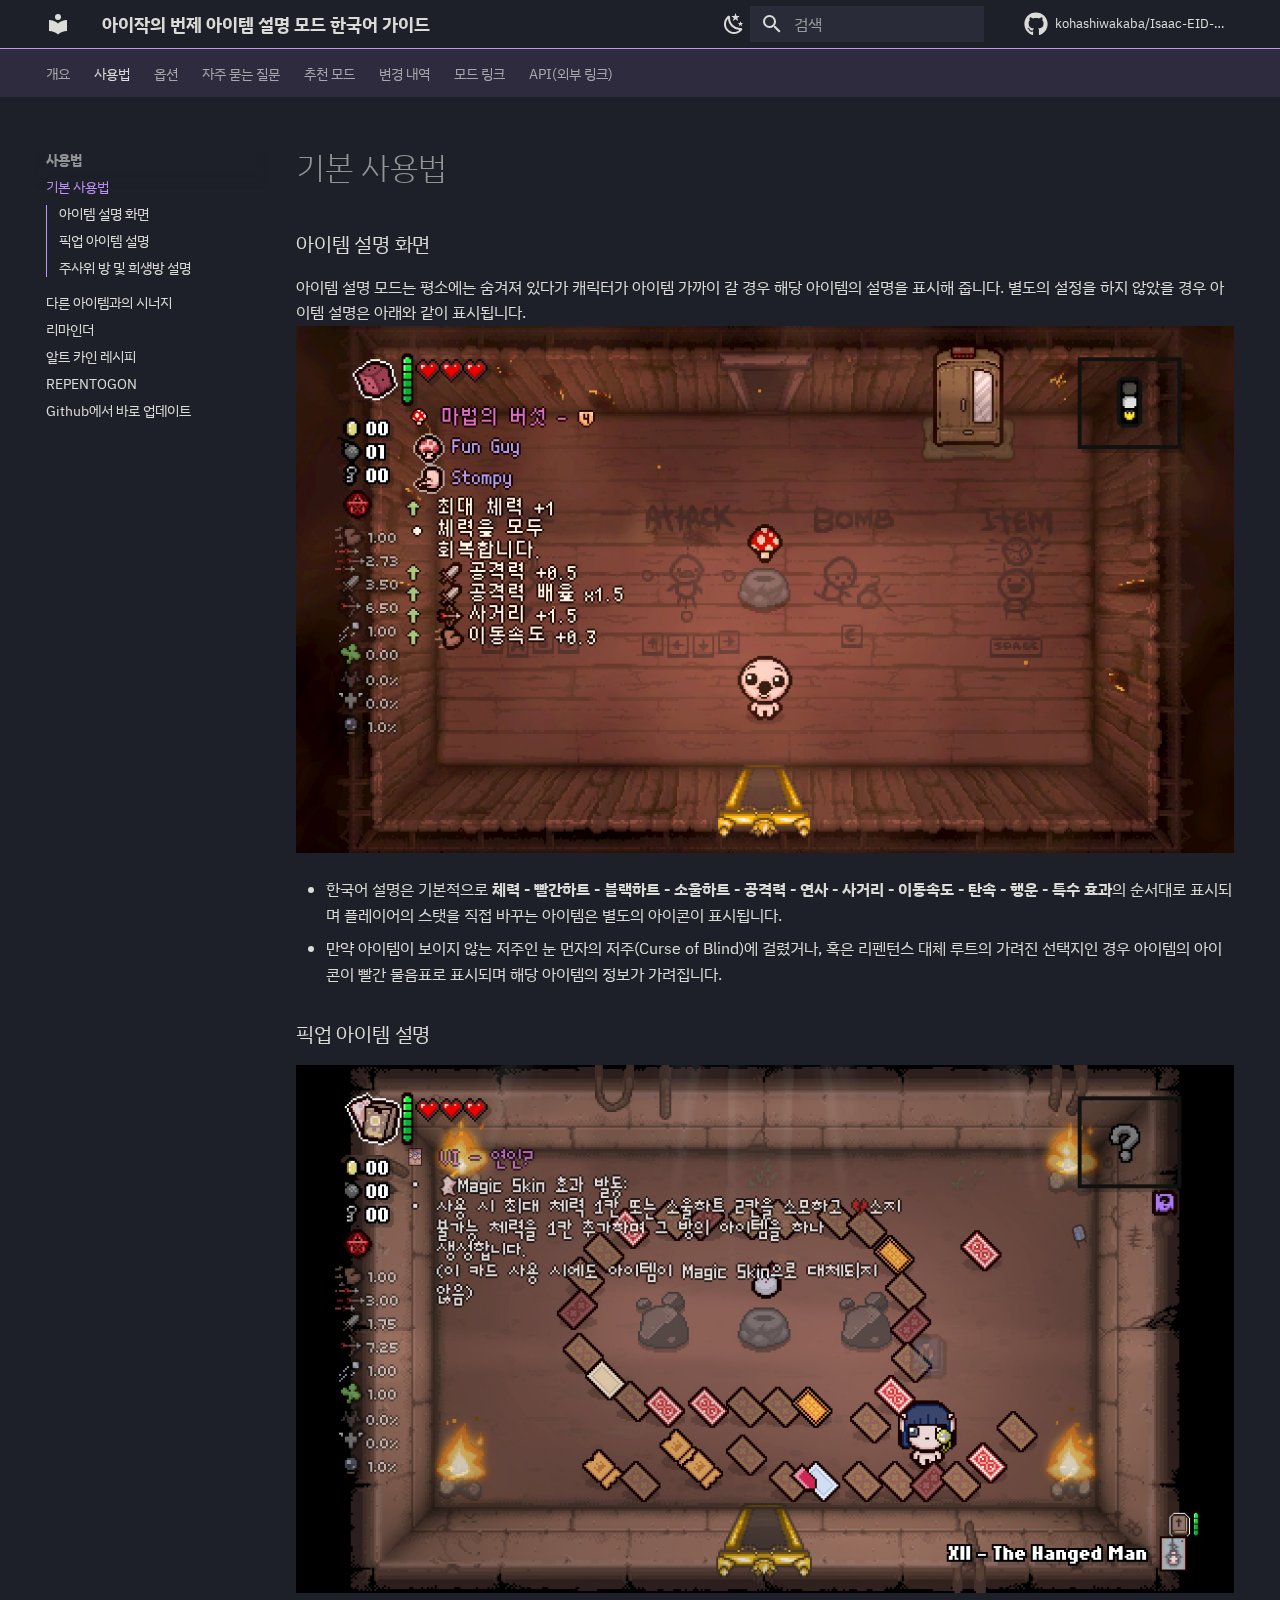
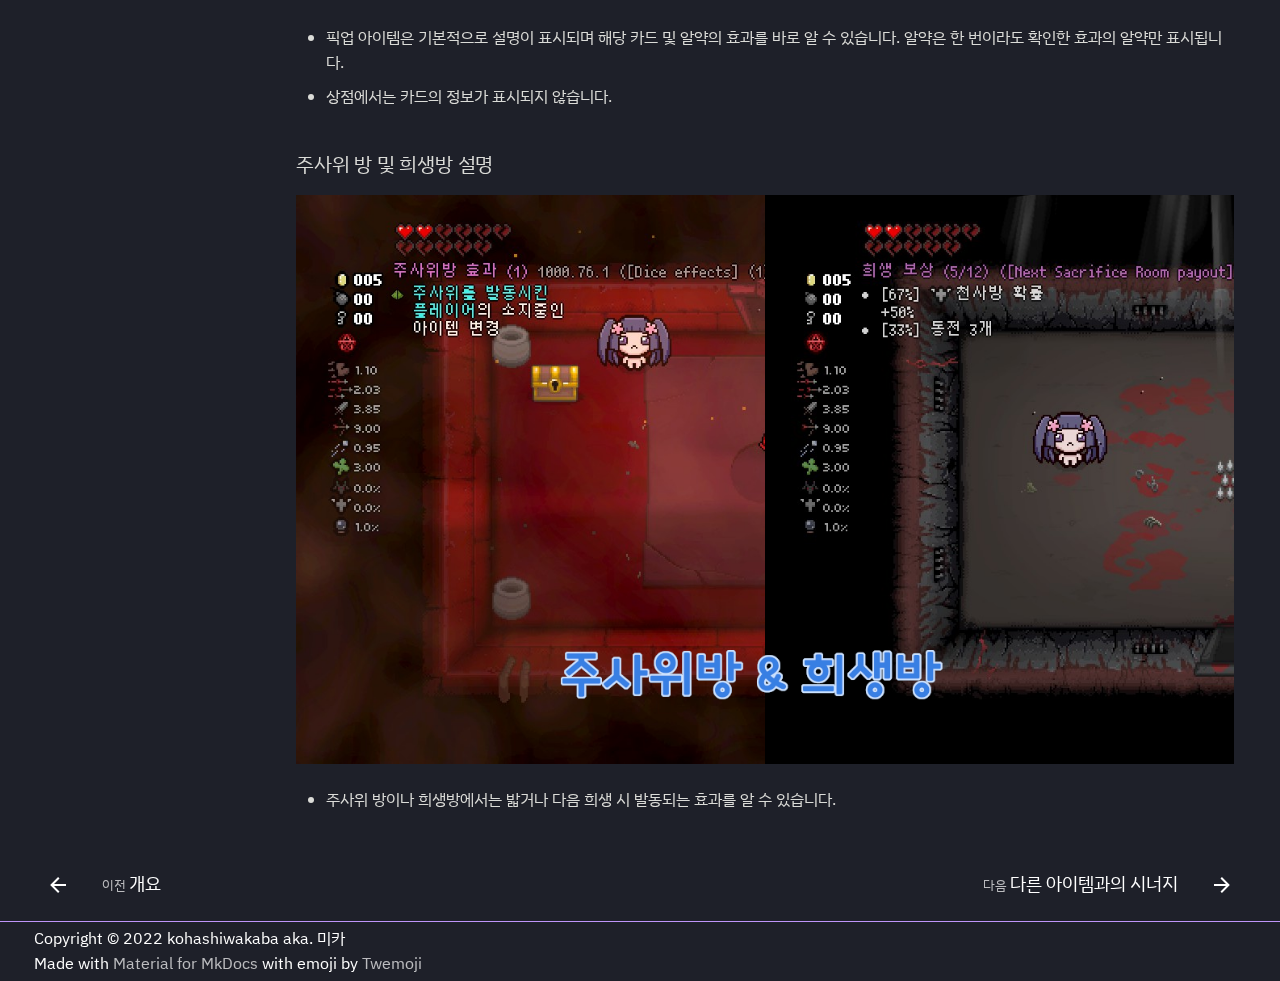
<file: howto/basic/index.html>
<!doctype html>
<html lang="ko" class="no-js">
  <head>
    
      <meta charset="utf-8">
      <meta name="viewport" content="width=device-width,initial-scale=1">
      
      
        <meta name="author" content="kohashiwakaba">
      
      
      
        <link rel="prev" href="../..">
      
      
        <link rel="next" href="../advanced/">
      
      
      <link rel="icon" href="../../assets/images/favicon.png">
      <meta name="generator" content="mkdocs-1.6.0, mkdocs-material-9.5.23">
    
    
      
        <title>기본 사용법 - 아이작의 번제 아이템 설명 모드 한국어 가이드</title>
      
    
    
      <link rel="stylesheet" href="../../assets/stylesheets/main.6543a935.min.css">
      
        
        <link rel="stylesheet" href="../../assets/stylesheets/palette.06af60db.min.css">
      
      


    
    

      
    
<script src="../../assets/pymdownx-extras/material-extra-theme-TVq-kNRT.js" type="text/javascript"></script>
<script src="../../assets/pymdownx-extras/material-extra-3rdparty-E-i8w1WA.js" type="text/javascript"></script>

    
      
        
        
        <link rel="preconnect" href="https://fonts.gstatic.com" crossorigin>
        <link rel="stylesheet" href="https://fonts.googleapis.com/css?family=IBM+Plex+Sans+KR:300,300i,400,400i,700,700i%7CRoboto+Mono:400,400i,700,700i&display=fallback">
        <style>:root{--md-text-font:"IBM Plex Sans KR";--md-code-font:"Roboto Mono"}</style>
      
    
    
      <link rel="stylesheet" href="../../css/pymdownx.css">
    
      <link rel="stylesheet" href="../../css/wakaba.css">
    
      <link rel="stylesheet" href="../../assets/pymdownx-extras/extra-fb5a2a1c86.css">
    
    <script>__md_scope=new URL("../..",location),__md_hash=e=>[...e].reduce((e,_)=>(e<<5)-e+_.charCodeAt(0),0),__md_get=(e,_=localStorage,t=__md_scope)=>JSON.parse(_.getItem(t.pathname+"."+e)),__md_set=(e,_,t=localStorage,a=__md_scope)=>{try{t.setItem(a.pathname+"."+e,JSON.stringify(_))}catch(e){}}</script>
    
      

    
    
    
  </head>
  
  
    
    
    
    
    
    <body dir="ltr" data-md-color-scheme="dracula" data-md-color-primary="deep-purple" data-md-color-accent="deep-purple">
  
    
    <input class="md-toggle" data-md-toggle="drawer" type="checkbox" id="__drawer" autocomplete="off">
    <input class="md-toggle" data-md-toggle="search" type="checkbox" id="__search" autocomplete="off">
    <label class="md-overlay" for="__drawer"></label>
    <div data-md-component="skip">
      
        
        <a href="#_1" class="md-skip">
          콘텐츠로 이동
        </a>
      
    </div>
    <div data-md-component="announce">
      
    </div>
    
    
      


<header class="md-header" data-md-component="header">
  <nav
    class="md-header__inner md-grid"
    aria-label="header.title"
  >
    <a
      href="../.."
      title="아이작의 번제 아이템 설명 모드 한국어 가이드"
      class="md-header__button md-logo"
      aria-label="아이작의 번제 아이템 설명 모드 한국어 가이드"
    >
      
  
  <svg xmlns="http://www.w3.org/2000/svg" viewBox="0 0 24 24"><path d="M12 8a3 3 0 0 0 3-3 3 3 0 0 0-3-3 3 3 0 0 0-3 3 3 3 0 0 0 3 3m0 3.54C9.64 9.35 6.5 8 3 8v11c3.5 0 6.64 1.35 9 3.54 2.36-2.19 5.5-3.54 9-3.54V8c-3.5 0-6.64 1.35-9 3.54Z"/></svg>

    </a>
    <label class="md-header__button md-icon" for="__drawer">
      <svg xmlns="http://www.w3.org/2000/svg" viewBox="0 0 24 24"><path d="M3 6h18v2H3V6m0 5h18v2H3v-2m0 5h18v2H3v-2Z"/></svg>
    </label>
    <div class="md-header__title" data-md-component="header-title">
      <div class="md-header__ellipsis">
        <div class="md-header__topic">
          <span class="md-ellipsis">
            아이작의 번제 아이템 설명 모드 한국어 가이드
          </span>
        </div>
        <div class="md-header__topic" data-md-component="header-topic">
          <span class="md-ellipsis">
            
              기본 사용법
            
          </span>
        </div>
      </div>
    </div>
    <div class="md-header__options">
      <div class="md-header-nav__scheme md-header-nav__button md-source__icon md-icon">
          <a
            href="javascript:toggleScheme();"
            title="Light mode"
            class="light-mode"
          >
          
          <svg xmlns="http://www.w3.org/2000/svg" viewBox="0 0 24 24"><path d="M12 7a5 5 0 0 1 5 5 5 5 0 0 1-5 5 5 5 0 0 1-5-5 5 5 0 0 1 5-5m0 2a3 3 0 0 0-3 3 3 3 0 0 0 3 3 3 3 0 0 0 3-3 3 3 0 0 0-3-3m0-7 2.39 3.42C13.65 5.15 12.84 5 12 5c-.84 0-1.65.15-2.39.42L12 2M3.34 7l4.16-.35A7.2 7.2 0 0 0 5.94 8.5c-.44.74-.69 1.5-.83 2.29L3.34 7m.02 10 1.76-3.77a7.131 7.131 0 0 0 2.38 4.14L3.36 17M20.65 7l-1.77 3.79a7.023 7.023 0 0 0-2.38-4.15l4.15.36m-.01 10-4.14.36c.59-.51 1.12-1.14 1.54-1.86.42-.73.69-1.5.83-2.29L20.64 17M12 22l-2.41-3.44c.74.27 1.55.44 2.41.44.82 0 1.63-.17 2.37-.44L12 22Z"/></svg>
          </a>
          <a
            href="javascript:toggleScheme();"
            title="Dark mode"
            class="dark-mode"
          >
          
          <svg xmlns="http://www.w3.org/2000/svg" viewBox="0 0 24 24"><path d="m17.75 4.09-2.53 1.94.91 3.06-2.63-1.81-2.63 1.81.91-3.06-2.53-1.94L12.44 4l1.06-3 1.06 3 3.19.09m3.5 6.91-1.64 1.25.59 1.98-1.7-1.17-1.7 1.17.59-1.98L15.75 11l2.06-.05L18.5 9l.69 1.95 2.06.05m-2.28 4.95c.83-.08 1.72 1.1 1.19 1.85-.32.45-.66.87-1.08 1.27C15.17 23 8.84 23 4.94 19.07c-3.91-3.9-3.91-10.24 0-14.14.4-.4.82-.76 1.27-1.08.75-.53 1.93.36 1.85 1.19-.27 2.86.69 5.83 2.89 8.02a9.96 9.96 0 0 0 8.02 2.89m-1.64 2.02a12.08 12.08 0 0 1-7.8-3.47c-2.17-2.19-3.33-5-3.49-7.82-2.81 3.14-2.7 7.96.31 10.98 3.02 3.01 7.84 3.12 10.98.31Z"/></svg>
          </a>
          <a
            href="javascript:toggleScheme();"
            title="System preference"
            class="system-mode"
          >
          
          <svg xmlns="http://www.w3.org/2000/svg" viewBox="0 0 24 24"><path d="M7.5 2c-1.79 1.15-3 3.18-3 5.5s1.21 4.35 3.03 5.5C4.46 13 2 10.54 2 7.5A5.5 5.5 0 0 1 7.5 2m11.57 1.5 1.43 1.43L4.93 20.5 3.5 19.07 19.07 3.5m-6.18 2.43L11.41 5 9.97 6l.42-1.7L9 3.24l1.75-.12.58-1.65L12 3.1l1.73.03-1.35 1.13.51 1.67m-3.3 3.61-1.16-.73-1.12.78.34-1.32-1.09-.83 1.36-.09.45-1.29.51 1.27 1.36.03-1.05.87.4 1.31M19 13.5a5.5 5.5 0 0 1-5.5 5.5c-1.22 0-2.35-.4-3.26-1.07l7.69-7.69c.67.91 1.07 2.04 1.07 3.26m-4.4 6.58 2.77-1.15-.24 3.35-2.53-2.2m4.33-2.7 1.15-2.77 2.2 2.54-3.35.23m1.15-4.96-1.14-2.78 3.34.24-2.2 2.54M9.63 18.93l2.77 1.15-2.53 2.19-.24-3.34Z"/></svg>
          </a>
           <a
            href="javascript:toggleScheme();"
            title="Unknown scheme"
            class="unknown-mode"
          >
          
          <svg xmlns="http://www.w3.org/2000/svg" viewBox="0 0 24 24"><path d="m15.07 11.25-.9.92C13.45 12.89 13 13.5 13 15h-2v-.5c0-1.11.45-2.11 1.17-2.83l1.24-1.26c.37-.36.59-.86.59-1.41a2 2 0 0 0-2-2 2 2 0 0 0-2 2H8a4 4 0 0 1 4-4 4 4 0 0 1 4 4 3.2 3.2 0 0 1-.93 2.25M13 19h-2v-2h2M12 2A10 10 0 0 0 2 12a10 10 0 0 0 10 10 10 10 0 0 0 10-10c0-5.53-4.5-10-10-10Z"/></svg>
          </a>
      </div>
    </div>
    
      <label class="md-header__button md-icon" for="__search">
        <svg xmlns="http://www.w3.org/2000/svg" viewBox="0 0 24 24"><path d="M9.5 3A6.5 6.5 0 0 1 16 9.5c0 1.61-.59 3.09-1.56 4.23l.27.27h.79l5 5-1.5 1.5-5-5v-.79l-.27-.27A6.516 6.516 0 0 1 9.5 16 6.5 6.5 0 0 1 3 9.5 6.5 6.5 0 0 1 9.5 3m0 2C7 5 5 7 5 9.5S7 14 9.5 14 14 12 14 9.5 12 5 9.5 5Z"/></svg>
      </label>
      <div class="md-search" data-md-component="search" role="dialog">
  <label class="md-search__overlay" for="__search"></label>
  <div class="md-search__inner" role="search">
    <form class="md-search__form" name="search">
      <input type="text" class="md-search__input" name="query" aria-label="검색" placeholder="검색" autocapitalize="off" autocorrect="off" autocomplete="off" spellcheck="false" data-md-component="search-query" required>
      <label class="md-search__icon md-icon" for="__search">
        
        <svg xmlns="http://www.w3.org/2000/svg" viewBox="0 0 24 24"><path d="M9.5 3A6.5 6.5 0 0 1 16 9.5c0 1.61-.59 3.09-1.56 4.23l.27.27h.79l5 5-1.5 1.5-5-5v-.79l-.27-.27A6.516 6.516 0 0 1 9.5 16 6.5 6.5 0 0 1 3 9.5 6.5 6.5 0 0 1 9.5 3m0 2C7 5 5 7 5 9.5S7 14 9.5 14 14 12 14 9.5 12 5 9.5 5Z"/></svg>
        
        <svg xmlns="http://www.w3.org/2000/svg" viewBox="0 0 24 24"><path d="M20 11v2H8l5.5 5.5-1.42 1.42L4.16 12l7.92-7.92L13.5 5.5 8 11h12Z"/></svg>
      </label>
      <nav class="md-search__options" aria-label="검색">
        
        <button type="reset" class="md-search__icon md-icon" title="지우기" aria-label="지우기" tabindex="-1">
          
          <svg xmlns="http://www.w3.org/2000/svg" viewBox="0 0 24 24"><path d="M19 6.41 17.59 5 12 10.59 6.41 5 5 6.41 10.59 12 5 17.59 6.41 19 12 13.41 17.59 19 19 17.59 13.41 12 19 6.41Z"/></svg>
        </button>
      </nav>
      
    </form>
    <div class="md-search__output">
      <div class="md-search__scrollwrap" data-md-scrollfix>
        <div class="md-search-result" data-md-component="search-result">
          <div class="md-search-result__meta">
            검색 초기화
          </div>
          <ol class="md-search-result__list" role="presentation"></ol>
        </div>
      </div>
    </div>
  </div>
</div>
    
    
      <div class="md-header__source">
        <a href="https://github.com/kohashiwakaba/Isaac-EID-Korean-Guide" title="저장소로 이동" class="md-source" data-md-component="source">
  <div class="md-source__icon md-icon">
    
    <svg xmlns="http://www.w3.org/2000/svg" viewBox="0 0 496 512"><!--! Font Awesome Free 6.5.2 by @fontawesome - https://fontawesome.com License - https://fontawesome.com/license/free (Icons: CC BY 4.0, Fonts: SIL OFL 1.1, Code: MIT License) Copyright 2024 Fonticons, Inc.--><path d="M165.9 397.4c0 2-2.3 3.6-5.2 3.6-3.3.3-5.6-1.3-5.6-3.6 0-2 2.3-3.6 5.2-3.6 3-.3 5.6 1.3 5.6 3.6zm-31.1-4.5c-.7 2 1.3 4.3 4.3 4.9 2.6 1 5.6 0 6.2-2s-1.3-4.3-4.3-5.2c-2.6-.7-5.5.3-6.2 2.3zm44.2-1.7c-2.9.7-4.9 2.6-4.6 4.9.3 2 2.9 3.3 5.9 2.6 2.9-.7 4.9-2.6 4.6-4.6-.3-1.9-3-3.2-5.9-2.9zM244.8 8C106.1 8 0 113.3 0 252c0 110.9 69.8 205.8 169.5 239.2 12.8 2.3 17.3-5.6 17.3-12.1 0-6.2-.3-40.4-.3-61.4 0 0-70 15-84.7-29.8 0 0-11.4-29.1-27.8-36.6 0 0-22.9-15.7 1.6-15.4 0 0 24.9 2 38.6 25.8 21.9 38.6 58.6 27.5 72.9 20.9 2.3-16 8.8-27.1 16-33.7-55.9-6.2-112.3-14.3-112.3-110.5 0-27.5 7.6-41.3 23.6-58.9-2.6-6.5-11.1-33.3 2.6-67.9 20.9-6.5 69 27 69 27 20-5.6 41.5-8.5 62.8-8.5s42.8 2.9 62.8 8.5c0 0 48.1-33.6 69-27 13.7 34.7 5.2 61.4 2.6 67.9 16 17.7 25.8 31.5 25.8 58.9 0 96.5-58.9 104.2-114.8 110.5 9.2 7.9 17 22.9 17 46.4 0 33.7-.3 75.4-.3 83.6 0 6.5 4.6 14.4 17.3 12.1C428.2 457.8 496 362.9 496 252 496 113.3 383.5 8 244.8 8zM97.2 352.9c-1.3 1-1 3.3.7 5.2 1.6 1.6 3.9 2.3 5.2 1 1.3-1 1-3.3-.7-5.2-1.6-1.6-3.9-2.3-5.2-1zm-10.8-8.1c-.7 1.3.3 2.9 2.3 3.9 1.6 1 3.6.7 4.3-.7.7-1.3-.3-2.9-2.3-3.9-2-.6-3.6-.3-4.3.7zm32.4 35.6c-1.6 1.3-1 4.3 1.3 6.2 2.3 2.3 5.2 2.6 6.5 1 1.3-1.3.7-4.3-1.3-6.2-2.2-2.3-5.2-2.6-6.5-1zm-11.4-14.7c-1.6 1-1.6 3.6 0 5.9 1.6 2.3 4.3 3.3 5.6 2.3 1.6-1.3 1.6-3.9 0-6.2-1.4-2.3-4-3.3-5.6-2z"/></svg>
  </div>
  <div class="md-source__repository">
    kohashiwakaba/Isaac-EID-Korean-Guide
  </div>
</a>
      </div>
    
  </nav>
</header>
    
    <div class="md-container" data-md-component="container">
      
      
        
          
            
<nav class="md-tabs" aria-label="탭" data-md-component="tabs">
  <div class="md-grid">
    <ul class="md-tabs__list">
      
        
  
  
  
    <li class="md-tabs__item">
      <a href="../.." class="md-tabs__link">
        
  
    
  
  개요

      </a>
    </li>
  

      
        
  
  
    
  
  
    
    
      <li class="md-tabs__item md-tabs__item--active">
        <a href="./" class="md-tabs__link">
          
  
  사용법

        </a>
      </li>
    
  

      
        
  
  
  
    
    
      <li class="md-tabs__item">
        <a href="../../config/configmenu/" class="md-tabs__link">
          
  
  옵션

        </a>
      </li>
    
  

      
        
  
  
  
    <li class="md-tabs__item">
      <a href="../../faq/" class="md-tabs__link">
        
  
    
  
  자주 묻는 질문

      </a>
    </li>
  

      
        
  
  
  
    <li class="md-tabs__item">
      <a href="../../recommended/" class="md-tabs__link">
        
  
    
  
  추천 모드

      </a>
    </li>
  

      
        
  
  
  
    <li class="md-tabs__item">
      <a href="../../changelog/" class="md-tabs__link">
        
  
    
  
  변경 내역

      </a>
    </li>
  

      
        
  
  
  
    <li class="md-tabs__item">
      <a href="https://steamcommunity.com/sharedfiles/filedetails/?id=836319872" class="md-tabs__link">
        
  
    
  
  모드 링크

      </a>
    </li>
  

      
        
  
  
  
    <li class="md-tabs__item">
      <a href="https://github.com/wofsauge/External-Item-Descriptions/wiki" class="md-tabs__link">
        
  
    
  
  API(외부 링크)

      </a>
    </li>
  

      
    </ul>
  </div>
</nav>
          
        
      
      <main class="md-main" data-md-component="main">
        <div class="md-main__inner md-grid">
          
            
              
              <div class="md-sidebar md-sidebar--primary" data-md-component="sidebar" data-md-type="navigation" >
                <div class="md-sidebar__scrollwrap">
                  <div class="md-sidebar__inner">
                    


  


  

<nav class="md-nav md-nav--primary md-nav--lifted md-nav--integrated" aria-label="네비게이션" data-md-level="0">
  <label class="md-nav__title" for="__drawer">
    <a href="../.." title="아이작의 번제 아이템 설명 모드 한국어 가이드" class="md-nav__button md-logo" aria-label="아이작의 번제 아이템 설명 모드 한국어 가이드" data-md-component="logo">
      
  
  <svg xmlns="http://www.w3.org/2000/svg" viewBox="0 0 24 24"><path d="M12 8a3 3 0 0 0 3-3 3 3 0 0 0-3-3 3 3 0 0 0-3 3 3 3 0 0 0 3 3m0 3.54C9.64 9.35 6.5 8 3 8v11c3.5 0 6.64 1.35 9 3.54 2.36-2.19 5.5-3.54 9-3.54V8c-3.5 0-6.64 1.35-9 3.54Z"/></svg>

    </a>
    아이작의 번제 아이템 설명 모드 한국어 가이드
  </label>
  
    <div class="md-nav__source">
      <a href="https://github.com/kohashiwakaba/Isaac-EID-Korean-Guide" title="저장소로 이동" class="md-source" data-md-component="source">
  <div class="md-source__icon md-icon">
    
    <svg xmlns="http://www.w3.org/2000/svg" viewBox="0 0 496 512"><!--! Font Awesome Free 6.5.2 by @fontawesome - https://fontawesome.com License - https://fontawesome.com/license/free (Icons: CC BY 4.0, Fonts: SIL OFL 1.1, Code: MIT License) Copyright 2024 Fonticons, Inc.--><path d="M165.9 397.4c0 2-2.3 3.6-5.2 3.6-3.3.3-5.6-1.3-5.6-3.6 0-2 2.3-3.6 5.2-3.6 3-.3 5.6 1.3 5.6 3.6zm-31.1-4.5c-.7 2 1.3 4.3 4.3 4.9 2.6 1 5.6 0 6.2-2s-1.3-4.3-4.3-5.2c-2.6-.7-5.5.3-6.2 2.3zm44.2-1.7c-2.9.7-4.9 2.6-4.6 4.9.3 2 2.9 3.3 5.9 2.6 2.9-.7 4.9-2.6 4.6-4.6-.3-1.9-3-3.2-5.9-2.9zM244.8 8C106.1 8 0 113.3 0 252c0 110.9 69.8 205.8 169.5 239.2 12.8 2.3 17.3-5.6 17.3-12.1 0-6.2-.3-40.4-.3-61.4 0 0-70 15-84.7-29.8 0 0-11.4-29.1-27.8-36.6 0 0-22.9-15.7 1.6-15.4 0 0 24.9 2 38.6 25.8 21.9 38.6 58.6 27.5 72.9 20.9 2.3-16 8.8-27.1 16-33.7-55.9-6.2-112.3-14.3-112.3-110.5 0-27.5 7.6-41.3 23.6-58.9-2.6-6.5-11.1-33.3 2.6-67.9 20.9-6.5 69 27 69 27 20-5.6 41.5-8.5 62.8-8.5s42.8 2.9 62.8 8.5c0 0 48.1-33.6 69-27 13.7 34.7 5.2 61.4 2.6 67.9 16 17.7 25.8 31.5 25.8 58.9 0 96.5-58.9 104.2-114.8 110.5 9.2 7.9 17 22.9 17 46.4 0 33.7-.3 75.4-.3 83.6 0 6.5 4.6 14.4 17.3 12.1C428.2 457.8 496 362.9 496 252 496 113.3 383.5 8 244.8 8zM97.2 352.9c-1.3 1-1 3.3.7 5.2 1.6 1.6 3.9 2.3 5.2 1 1.3-1 1-3.3-.7-5.2-1.6-1.6-3.9-2.3-5.2-1zm-10.8-8.1c-.7 1.3.3 2.9 2.3 3.9 1.6 1 3.6.7 4.3-.7.7-1.3-.3-2.9-2.3-3.9-2-.6-3.6-.3-4.3.7zm32.4 35.6c-1.6 1.3-1 4.3 1.3 6.2 2.3 2.3 5.2 2.6 6.5 1 1.3-1.3.7-4.3-1.3-6.2-2.2-2.3-5.2-2.6-6.5-1zm-11.4-14.7c-1.6 1-1.6 3.6 0 5.9 1.6 2.3 4.3 3.3 5.6 2.3 1.6-1.3 1.6-3.9 0-6.2-1.4-2.3-4-3.3-5.6-2z"/></svg>
  </div>
  <div class="md-source__repository">
    kohashiwakaba/Isaac-EID-Korean-Guide
  </div>
</a>
    </div>
  
  <ul class="md-nav__list" data-md-scrollfix>
    
      
      
  
  
  
  
    <li class="md-nav__item">
      <a href="../.." class="md-nav__link">
        
  
  <span class="md-ellipsis">
    개요
  </span>
  

      </a>
    </li>
  

    
      
      
  
  
    
  
  
  
    
    
    
      
        
        
      
      
        
      
    
    
    <li class="md-nav__item md-nav__item--active md-nav__item--section md-nav__item--nested">
      
        
        
        <input class="md-nav__toggle md-toggle " type="checkbox" id="__nav_2" checked>
        
          
          <label class="md-nav__link" for="__nav_2" id="__nav_2_label" tabindex="">
            
  
  <span class="md-ellipsis">
    사용법
  </span>
  

            <span class="md-nav__icon md-icon"></span>
          </label>
        
        <nav class="md-nav" data-md-level="1" aria-labelledby="__nav_2_label" aria-expanded="true">
          <label class="md-nav__title" for="__nav_2">
            <span class="md-nav__icon md-icon"></span>
            사용법
          </label>
          <ul class="md-nav__list" data-md-scrollfix>
            
              
                
  
  
    
  
  
  
    <li class="md-nav__item md-nav__item--active">
      
      <input class="md-nav__toggle md-toggle" type="checkbox" id="__toc">
      
      
      
        <label class="md-nav__link md-nav__link--active" for="__toc">
          
  
  <span class="md-ellipsis">
    기본 사용법
  </span>
  

          <span class="md-nav__icon md-icon"></span>
        </label>
      
      <a href="./" class="md-nav__link md-nav__link--active">
        
  
  <span class="md-ellipsis">
    기본 사용법
  </span>
  

      </a>
      
        

<nav class="md-nav md-nav--secondary" aria-label="목차">
  
  
  
  
    <label class="md-nav__title" for="__toc">
      <span class="md-nav__icon md-icon"></span>
      목차
    </label>
    <ul class="md-nav__list" data-md-component="toc" data-md-scrollfix>
      
        <li class="md-nav__item">
  <a href="#_1" class="md-nav__link">
    <span class="md-ellipsis">
      아이템 설명 화면
    </span>
  </a>
  
</li>
      
        <li class="md-nav__item">
  <a href="#_2" class="md-nav__link">
    <span class="md-ellipsis">
      픽업 아이템 설명
    </span>
  </a>
  
</li>
      
        <li class="md-nav__item">
  <a href="#_3" class="md-nav__link">
    <span class="md-ellipsis">
      주사위 방 및 희생방 설명
    </span>
  </a>
  
</li>
      
    </ul>
  
</nav>
      
    </li>
  

              
            
              
                
  
  
  
  
    <li class="md-nav__item">
      <a href="../advanced/" class="md-nav__link">
        
  
  <span class="md-ellipsis">
    다른 아이템과의 시너지
  </span>
  

      </a>
    </li>
  

              
            
              
                
  
  
  
  
    <li class="md-nav__item">
      <a href="../reminder/" class="md-nav__link">
        
  
  <span class="md-ellipsis">
    리마인더
  </span>
  

      </a>
    </li>
  

              
            
              
                
  
  
  
  
    <li class="md-nav__item">
      <a href="../crafting/" class="md-nav__link">
        
  
  <span class="md-ellipsis">
    알트 카인 레시피
  </span>
  

      </a>
    </li>
  

              
            
              
                
  
  
  
  
    <li class="md-nav__item">
      <a href="../repentogon/" class="md-nav__link">
        
  
  <span class="md-ellipsis">
    REPENTOGON
  </span>
  

      </a>
    </li>
  

              
            
              
                
  
  
  
  
    <li class="md-nav__item">
      <a href="../update-from-github/" class="md-nav__link">
        
  
  <span class="md-ellipsis">
    Github에서 바로 업데이트
  </span>
  

      </a>
    </li>
  

              
            
          </ul>
        </nav>
      
    </li>
  

    
      
      
  
  
  
  
    
    
    
      
      
        
      
    
    
    <li class="md-nav__item md-nav__item--nested">
      
        
        
          
        
        <input class="md-nav__toggle md-toggle md-toggle--indeterminate" type="checkbox" id="__nav_3" >
        
          
          <label class="md-nav__link" for="__nav_3" id="__nav_3_label" tabindex="0">
            
  
  <span class="md-ellipsis">
    옵션
  </span>
  

            <span class="md-nav__icon md-icon"></span>
          </label>
        
        <nav class="md-nav" data-md-level="1" aria-labelledby="__nav_3_label" aria-expanded="false">
          <label class="md-nav__title" for="__nav_3">
            <span class="md-nav__icon md-icon"></span>
            옵션
          </label>
          <ul class="md-nav__list" data-md-scrollfix>
            
              
                
  
  
  
  
    <li class="md-nav__item">
      <a href="../../config/configmenu/" class="md-nav__link">
        
  
  <span class="md-ellipsis">
    주요 옵션
  </span>
  

      </a>
    </li>
  

              
            
              
                
  
  
  
  
    <li class="md-nav__item">
      <a href="../../config/lua/" class="md-nav__link">
        
  
  <span class="md-ellipsis">
    설정 파일 직접 수정
  </span>
  

      </a>
    </li>
  

              
            
          </ul>
        </nav>
      
    </li>
  

    
      
      
  
  
  
  
    <li class="md-nav__item">
      <a href="../../faq/" class="md-nav__link">
        
  
  <span class="md-ellipsis">
    자주 묻는 질문
  </span>
  

      </a>
    </li>
  

    
      
      
  
  
  
  
    <li class="md-nav__item">
      <a href="../../recommended/" class="md-nav__link">
        
  
  <span class="md-ellipsis">
    추천 모드
  </span>
  

      </a>
    </li>
  

    
      
      
  
  
  
  
    <li class="md-nav__item">
      <a href="../../changelog/" class="md-nav__link">
        
  
  <span class="md-ellipsis">
    변경 내역
  </span>
  

      </a>
    </li>
  

    
      
      
  
  
  
  
    <li class="md-nav__item">
      <a href="https://steamcommunity.com/sharedfiles/filedetails/?id=836319872" class="md-nav__link">
        
  
  <span class="md-ellipsis">
    모드 링크
  </span>
  

      </a>
    </li>
  

    
      
      
  
  
  
  
    <li class="md-nav__item">
      <a href="https://github.com/wofsauge/External-Item-Descriptions/wiki" class="md-nav__link">
        
  
  <span class="md-ellipsis">
    API(외부 링크)
  </span>
  

      </a>
    </li>
  

    
  </ul>
</nav>
                  </div>
                </div>
              </div>
            
            
          
          
            <div class="md-content" data-md-component="content">
              <article class="md-content__inner md-typeset">
                
  
                  

  
  


  <h1>기본 사용법</h1>

<h3 id="_1">아이템 설명 화면</h3>
<p>아이템 설명 모드는 평소에는 숨겨져 있다가 캐릭터가 아이템 가까이 갈 경우 해당 아이템의 설명을 표시해 줍니다. 별도의 설정을 하지 않았을 경우 아이템 설명은 아래와 같이 표시됩니다.<br />
<img alt="아이템 설명" src="../../img/basic_1.jpg" />  </p>
<ul>
<li>한국어 설명은 기본적으로<strong> 체력 - 빨간하트 - 블랙하트 - 소울하트 - 공격력 - 연사 - 사거리 - 이동속도 - 탄속 - 행운 - 특수 효과</strong>의 순서대로 표시되며 플레이어의 스탯을 직접 바꾸는 아이템은 별도의 아이콘이 표시됩니다.</li>
<li>만약 아이템이 보이지 않는 저주인 눈 먼자의 저주(Curse of Blind)에 걸렸거나, 혹은 리펜턴스 대체 루트의 가려진 선택지인 경우 아이템의 아이콘이 빨간 물음표로 표시되며 해당 아이템의 정보가 가려집니다.</li>
</ul>
<h3 id="_2">픽업 아이템 설명</h3>
<p><img alt="픽업 아이템 설명" src="../../img/basic_2.jpg" />  </p>
<ul>
<li>
<p>픽업 아이템은 기본적으로 설명이 표시되며 해당 카드 및 알약의 효과를 바로 알 수 있습니다. 알약은 한 번이라도 확인한 효과의 알약만 표시됩니다.</p>
</li>
<li>
<p>상점에서는 카드의 정보가 표시되지 않습니다.</p>
</li>
</ul>
<h3 id="_3">주사위 방 및 희생방 설명</h3>
<p><img alt="주사위방 희생방 설명" src="../../img/example_dicesacrifice.png" />  </p>
<ul>
<li>주사위 방이나 희생방에서는 밟거나 다음 희생 시 발동되는 효과를 알 수 있습니다.</li>
</ul>












                
  

              </article>
            </div>
          
          
<script>var target=document.getElementById(location.hash.slice(1));target&&target.name&&(target.checked=target.name.startsWith("__tabbed_"))</script>
        </div>
        
          <button type="button" class="md-top md-icon" data-md-component="top" hidden>
  
  <svg xmlns="http://www.w3.org/2000/svg" viewBox="0 0 24 24"><path d="M13 20h-2V8l-5.5 5.5-1.42-1.42L12 4.16l7.92 7.92-1.42 1.42L13 8v12Z"/></svg>
  맨위로
</button>
        
      </main>
      
        

<footer class="md-footer">
  
    <nav
      class="md-footer__inner md-grid"
      aria-label="footer.title"
    >
      
        <a
          href="../.."
          class="md-footer__link md-footer__link--prev"
          rel="prev"
        >
          <div class="md-footer__button md-icon">
            <svg xmlns="http://www.w3.org/2000/svg" viewBox="0 0 24 24"><path d="M20 11v2H8l5.5 5.5-1.42 1.42L4.16 12l7.92-7.92L13.5 5.5 8 11h12Z"/></svg>
          </div>
          <div class="md-footer__title">
            <div class="md-ellipsis">
              <span class="md-footer__direction">
                이전
              </span>
              개요
            </div>
          </div>
        </a>
      
      
        <a
          href="../advanced/"
          class="md-footer__link md-footer__link--next"
          rel="next"
        >
          <div class="md-footer__title">
            <div class="md-ellipsis">
              <span class="md-footer__direction">
                다음
              </span>
              다른 아이템과의 시너지
            </div>
          </div>
          <div class="md-footer__button md-icon">
            <svg xmlns="http://www.w3.org/2000/svg" viewBox="0 0 24 24"><path d="M4 11v2h12l-5.5 5.5 1.42 1.42L19.84 12l-7.92-7.92L10.5 5.5 16 11H4Z"/></svg>
          </div>
        </a>
      
    </nav>
  
  <div class="md-footer-meta md-typeset">
    <div class="md-footer-meta__inner md-grid">
      <div class="md-footer-copyright">
        
          <div class="md-footer-copyright__highlight">
            Copyright &copy; 2022 kohashiwakaba aka. 미카
          </div>
        
        Made with
        <a href="https://squidfunk.github.io/mkdocs-material/" target="_blank" rel="noopener">
          Material for MkDocs
        </a>
        with emoji by
        <a href="https://github.com/twitter/twemoji" target="_blank" rel="noopener">
          Twemoji
        </a>
      </div>
      <div class="md-social">
  
</div>
    </div>
  </div>
</footer>
      
    </div>
    <div class="md-dialog" data-md-component="dialog">
      <div class="md-dialog__inner md-typeset"></div>
    </div>
    
    
    <script id="__config" type="application/json">{"base": "../..", "features": ["navigation.instant", "navigation.tracking", "navigation.tabs", "navigation.sections", "navigation.expand", {"toc": {"permalink": true}}, "toc.integrate", "navigation.top", "header.autohide", "navigation.footer"], "search": "../../assets/javascripts/workers/search.b8dbb3d2.min.js", "translations": {"clipboard.copied": "\ud074\ub9bd\ubcf4\ub4dc\uc5d0 \ubcf5\uc0ac\ub428", "clipboard.copy": "\ud074\ub9bd\ubcf4\ub4dc\ub85c \ubcf5\uc0ac", "search.result.more.one": "\uc774 \ubb38\uc11c\uc5d0\uc11c 1\uac1c\uc758 \uac80\uc0c9 \uacb0\uacfc \ub354 \ubcf4\uae30", "search.result.more.other": "\uc774 \ubb38\uc11c\uc5d0\uc11c #\uac1c\uc758 \uac80\uc0c9 \uacb0\uacfc \ub354 \ubcf4\uae30", "search.result.none": "\uac80\uc0c9\uc5b4\uc640 \uc77c\uce58\ud558\ub294 \ubb38\uc11c\uac00 \uc5c6\uc2b5\ub2c8\ub2e4", "search.result.one": "1\uac1c\uc758 \uc77c\uce58\ud558\ub294 \ubb38\uc11c", "search.result.other": "#\uac1c\uc758 \uc77c\uce58\ud558\ub294 \ubb38\uc11c", "search.result.placeholder": "\uac80\uc0c9\uc5b4\ub97c \uc785\ub825\ud558\uc138\uc694", "search.result.term.missing": "\ud3ec\ud568\ub418\uc9c0 \uc54a\uc740 \uac80\uc0c9\uc5b4", "select.version": "\ubc84\uc804 \uc120\ud0dd"}}</script>
    
    
      <script src="../../assets/javascripts/bundle.ebd0bdb7.min.js"></script>
      
        <script src="../../assets/pymdownx-extras/extra-loader-MCFnu0Wd.js"></script>
      
    
  </body>
</html>
</file>
<file: css/pymdownx.css>
/* [data-md-color-scheme="slate"] {
  --md-hue: 255; 
} */
</file>
<file: css/wakaba.css>
:root {
  --md-admonition-icon--pied-piper: url('data:image/svg+xml;charset=utf-8,<svg xmlns="http://www.w3.org/2000/svg" viewBox="0 0 576 512"><path d="M244 246c-3.2-2-6.3-2.9-10.1-2.9-6.6 0-12.6 3.2-19.3 3.7l1.7 4.9zm135.9 197.9c-19 0-64.1 9.5-79.9 19.8l6.9 45.1c35.7 6.1 70.1 3.6 106-9.8-4.8-10-23.5-55.1-33-55.1zM340.8 177c6.6 2.8 11.5 9.2 22.7 22.1 2-1.4 7.5-5.2 7.5-8.6 0-4.9-11.8-13.2-13.2-23 11.2-5.7 25.2-6 37.6-8.9 68.1-16.4 116.3-52.9 146.8-116.7C548.3 29.3 554 16.1 554.6 2l-2 2.6c-28.4 50-33 63.2-81.3 100-31.9 24.4-69.2 40.2-106.6 54.6l-6.3-.3v-21.8c-19.6 1.6-19.7-14.6-31.6-23-18.7 20.6-31.6 40.8-58.9 51.1-12.7 4.8-19.6 10-25.9 21.8 34.9-16.4 91.2-13.5 98.8-10zM555.5 0l-.6 1.1-.3.9.6-.6zm-59.2 382.1c-33.9-56.9-75.3-118.4-150-115.5l-.3-6c-1.1-13.5 32.8 3.2 35.1-31l-14.4 7.2c-19.8-45.7-8.6-54.3-65.5-54.3-14.7 0-26.7 1.7-41.4 4.6 2.9 18.6 2.2 36.7-10.9 50.3l19.5 5.5c-1.7 3.2-2.9 6.3-2.9 9.8 0 21 42.8 2.9 42.8 33.6 0 18.4-36.8 60.1-54.9 60.1-8 0-53.7-50-53.4-60.1l.3-4.6 52.3-11.5c13-2.6 12.3-22.7-2.9-22.7-3.7 0-43.1 9.2-49.4 10.6-2-5.2-7.5-14.1-13.8-14.1-3.2 0-6.3 3.2-9.5 4-9.2 2.6-31 2.9-21.5 20.1L15.9 298.5c-5.5 1.1-8.9 6.3-8.9 11.8 0 6 5.5 10.9 11.5 10.9 8 0 131.3-28.4 147.4-32.2 2.6 3.2 4.6 6.3 7.8 8.6 20.1 14.4 59.8 85.9 76.4 85.9 24.1 0 58-22.4 71.3-41.9 3.2-4.3 6.9-7.5 12.4-6.9.6 13.8-31.6 34.2-33 43.7-1.4 10.2-1 35.2-.3 41.1 26.7 8.1 52-3.6 77.9-2.9 4.3-21 10.6-41.9 9.8-63.5l-.3-9.5c-1.4-34.2-10.9-38.5-34.8-58.6-1.1-1.1-2.6-2.6-3.7-4 2.2-1.4 1.1-1 4.6-1.7 88.5 0 56.3 183.6 111.5 229.9 33.1-15 72.5-27.9 103.5-47.2-29-25.6-52.6-45.7-72.7-79.9zm-196.2 46.1v27.2l11.8-3.4-2.9-23.8zm-68.7-150.4l24.1 61.2 21-13.8-31.3-50.9zm84.4 154.9l2 12.4c9-1.5 58.4-6.6 58.4-14.1 0-1.4-.6-3.2-.9-4.6-26.8 0-36.9 3.8-59.5 6.3z"/></svg>')
}
.md-typeset .admonition.pied-piper,
.md-typeset details.pied-piper {
  border-color: rgb(43, 155, 70);
}
.md-typeset .pied-piper > .admonition-title,
.md-typeset .pied-piper > summary {
  background-color: rgba(43, 155, 70, 0.1);
}
.md-typeset .pied-piper > .admonition-title::before,
.md-typeset .pied-piper > summary::before {
  background-color: rgb(43, 155, 70);
  -webkit-mask-image: var(--md-admonition-icon--pied-piper);
          mask-image: var(--md-admonition-icon--pied-piper);
}
</file>
<file: assets/pymdownx-extras/extra-fb5a2a1c86.css>
@charset "UTF-8";:root>*{--md-code-link-bg-color:hsla(0, 0%, 96%, 1);--md-code-link-accent-bg-color:var(--md-code-link-bg-color);--md-default-bg-color--trans:rgb(100%, 100%, 100%, 0);--md-code-title-bg-color:var(--md-code-bg-color);--md-code-inline-bg-color:var(--md-code-bg-color);--md-code-special-bg-color:#e8e8e8;--md-code-alternate-bg-color:var(--md-code-bg-color);--md-code-hl-punctuation-color:var(--md-code-fg-color);--md-code-hl-namespace-color:var(--md-code-fg-color);--md-code-hl-entity-color:var(--md-code-hl-keyword-color);--md-code-hl-tag-color:var(--md-code-hl-keyword-color);--md-code-hl-builtin-color:var(--md-code-hl-constant-color);--md-code-hl-class-color:var(--md-code-hl-function-color);--md-typeset-a-color:#00bcd4;--md-progress-stripe:var(--md-default-bg-color--lighter);--md-progress-100:#00e676;--md-progress-80:#00e676;--md-progress-60:#fbc02d;--md-progress-40:#ff9100;--md-progress-20:#ff5252;--md-progress-0:#ff1744;--md-typeset-kbd-color:#ebebeb;--md-typeset-kbd-border-color:#b8b8b8;--md-typeset-kbd-accent-color:hsla(0, 100%, 100%, 1)}:root>[data-md-color-scheme=slate]{--md-code-link-bg-color:hsla(232, 15%, 15%, 1);--md-code-link-accent-bg-color:var(--md-code-link-bg-color);--md-code-special-bg-color:#2b2d3b;--md-default-bg-color--trans:hsla(232,15%,15%, 0);--md-typeset-kbd-color:var(--md-default-fg-color--lightest);--md-typeset-kbd-border-color:#1a1c24;--md-typeset-kbd-accent-color:var(--md-default-fg-color--lighter)}:root>[data-md-color-scheme=dracula]{--md-default-fg-color:rgba(248, 248, 242, 0.87);--md-default-fg-color--light:rgba(248, 248, 242, 0.54);--md-default-fg-color--lighter:rgba(248, 248, 242, 0.16);--md-default-fg-color--lightest:rgba(248, 248, 242, 0.07);--md-default-autocomplete-fg-color:rgba(248, 248, 242, 0.4);--md-shadow-z2:0 0.2rem 0.5rem hsla(0, 0%, 0%, 0.3),0 0 0.05rem hsla(0, 0%, 0%, 0.2);--md-default-bg-color:var(--md-default-bg-color--darkest);--md-default-bg-color--light:rgba(50, 52, 67, 0.7);--md-default-bg-color--lighter:rgba(50, 52, 67, 0.3);--md-default-bg-color--lightest:rgba(50, 52, 67, 0.12);--md-default-bg-color--trans:rgba(50, 52, 67, 0);--md-default-bg-color--dark:#2b2e3b;--md-default-bg-color--darker:#252732;--md-default-bg-color--darkest:#1e2029;--md-default-bg-color--ultra-dark:#111217;--md-text-color:var(--md-default-fg-color);--md-typeset-color:var(--md-default-fg-color);--md-admonition-fg-color:var(--md-default-fg-color);--md-code-fg-color:hsl(60, 30%, 96%);--md-code-bg-color:hsl(231, 15%, 18%);--md-code-title-bg-color:var(--md-default-bg-color--ultra-dark);--md-code-inline-bg-color:#323443;--md-code-hl-operator-color:hsl(326, 100%, 74%);--md-code-hl-punctuation-color:hsl(60, 30%, 96%);--md-code-hl-string-color:hsl(65, 92%, 76%);--md-code-hl-special-color:hsl(265, 89%, 78%);--md-code-hl-number-color:hsl(265, 89%, 78%);--md-code-hl-keyword-color:hsl(326, 100%, 74%);--md-code-hl-name-color:hsl(60, 30%, 96%);--md-code-hl-constant-color:hsl(265, 89%, 78%);--md-code-hl-function-color:hsl(135, 94%, 65%);--md-code-hl-comment-color:hsl(225, 27%, 51%);--md-code-hl-variable-color:hsl(31, 100%, 71%);--md-code-hl-generic-color:hsl(225, 27%, 51%);--md-code-hl-color:hsl(231, 25%, 25%);--md-code-hl-entity-color:hsl(135, 94%, 65%);--md-code-hl-tag-color:hsl(326, 100%, 74%);--md-code-hl-namespace-color:hsl(60, 30%, 96%);--md-code-hl-builtin-color:hsl(191, 97%, 77%);--md-code-hl-class-color:hsl(191, 97%, 77%);--md-code-special-bg-color:#1c1e26;--md-code-alternate-bg-color:#3d3e49;--md-code-link-bg-color:#364653;--md-typeset-a-color:hsl(191, 97%, 77%);--md-typeset-mark-color:#6e7252;--md-typeset-del-color:#734568;--md-typeset-ins-color:#36724e;--md-progress-stripe:var(--md-default-bg-color--lightest);--md-progress-100:hsl(135, 94%, 65%);--md-progress-80:hsl(135, 92%, 79%);--md-progress-60:hsl(65, 92%, 76%);--md-progress-40:hsl(31, 100%, 71%);--md-progress-20:hsl(326, 100%, 74%);--md-progress-0:hsl(0, 100%, 67%);--md-typeset-kbd-color:var(--md-default-fg-color--lightest);--md-typeset-kbd-border-color:var(--md-default-bg-color--ultra-dark);--md-typeset-kbd-accent-color:var(--md-default-fg-color--lighter)}[data-md-color-scheme=dracula] :not([data-md-color-scheme])[data-md-color-primary=red],[data-md-color-scheme=dracula][data-md-color-primary=red]{--md-primary-code-bg-color:#47303a;--md-primary-fg-color:hsla(0deg, 100%, 67%, 1);--md-primary-fg-color--transparent:hsla(0deg, 100%, 67%, 0.1);--md-primary-fg-color--light:hsla(0deg, 100%, 72%, 1);--md-primary-fg-color--dark:hsla(0deg, 100%, 62%, 1);--md-primary-bg-color:var(--md-default-bg-color);--md-primary-bg-color--light:var(--md-default-bg-color--light)}[data-md-color-scheme=dracula] :not([data-md-color-scheme])[data-md-color-primary=pink],[data-md-color-scheme=dracula][data-md-color-primary=pink]{--md-primary-code-bg-color:#47354b;--md-primary-fg-color:hsla(326deg, 100%, 74%, 1);--md-primary-fg-color--transparent:hsla(326deg, 100%, 74%, 0.1);--md-primary-fg-color--light:hsla(326deg, 100%, 79%, 1);--md-primary-fg-color--dark:hsla(326deg, 100%, 69%, 1);--md-primary-bg-color:var(--md-default-bg-color);--md-primary-bg-color--light:var(--md-default-bg-color--light)}[data-md-color-scheme=dracula] :not([data-md-color-scheme])[data-md-color-primary=purple],[data-md-color-scheme=dracula][data-md-color-primary=purple]{--md-primary-code-bg-color:#3e3952;--md-primary-fg-color:hsla(265deg, 89%, 78%, 1);--md-primary-fg-color--transparent:hsla(265deg, 89%, 78%, 0.1);--md-primary-fg-color--light:hsla(265deg, 89%, 83%, 1);--md-primary-fg-color--dark:hsla(265deg, 89%, 73%, 1);--md-primary-bg-color:var(--md-default-bg-color);--md-primary-bg-color--light:var(--md-default-bg-color--light)}[data-md-color-scheme=dracula] :not([data-md-color-scheme])[data-md-color-primary=deep-purple],[data-md-color-scheme=dracula][data-md-color-primary=deep-purple]{--md-primary-code-bg-color:#3e3952;--md-primary-fg-color:hsla(265deg, 89%, 78%, 1);--md-primary-fg-color--transparent:hsla(265deg, 89%, 78%, 0.1);--md-primary-fg-color--light:hsla(265deg, 89%, 83%, 1);--md-primary-fg-color--dark:hsla(265deg, 89%, 73%, 1);--md-primary-bg-color:var(--md-default-bg-color);--md-primary-bg-color--light:var(--md-default-bg-color--light)}[data-md-color-scheme=dracula] :not([data-md-color-scheme])[data-md-color-primary=blue],[data-md-color-scheme=dracula][data-md-color-primary=blue]{--md-primary-code-bg-color:#303446;--md-primary-fg-color:hsla(225deg, 27%, 51%, 1);--md-primary-fg-color--transparent:hsla(225deg, 27%, 51%, 0.1);--md-primary-fg-color--light:hsla(225deg, 27%, 56%, 1);--md-primary-fg-color--dark:hsla(225deg, 27%, 46%, 1);--md-primary-bg-color:var(--md-default-bg-color);--md-primary-bg-color--light:var(--md-default-bg-color--light)}[data-md-color-scheme=dracula] :not([data-md-color-scheme])[data-md-color-primary=indigo],[data-md-color-scheme=dracula][data-md-color-primary=indigo]{--md-primary-code-bg-color:#303446;--md-primary-fg-color:hsla(225deg, 27%, 51%, 1);--md-primary-fg-color--transparent:hsla(225deg, 27%, 51%, 0.1);--md-primary-fg-color--light:hsla(225deg, 27%, 56%, 1);--md-primary-fg-color--dark:hsla(225deg, 27%, 46%, 1);--md-primary-bg-color:var(--md-default-bg-color);--md-primary-bg-color--light:var(--md-default-bg-color--light)}[data-md-color-scheme=dracula] :not([data-md-color-scheme])[data-md-color-primary=light-blue],[data-md-color-scheme=dracula][data-md-color-primary=light-blue]{--md-primary-code-bg-color:#303446;--md-primary-fg-color:hsla(225deg, 27%, 51%, 1);--md-primary-fg-color--transparent:hsla(225deg, 27%, 51%, 0.1);--md-primary-fg-color--light:hsla(225deg, 27%, 56%, 1);--md-primary-fg-color--dark:hsla(225deg, 27%, 46%, 1);--md-primary-bg-color:var(--md-default-bg-color);--md-primary-bg-color--light:var(--md-default-bg-color--light)}[data-md-color-scheme=dracula] :not([data-md-color-scheme])[data-md-color-primary=cyan],[data-md-color-scheme=dracula][data-md-color-primary=cyan]{--md-primary-code-bg-color:#364653;--md-primary-fg-color:hsla(191deg, 97%, 77%, 1);--md-primary-fg-color--transparent:hsla(191deg, 97%, 77%, 0.1);--md-primary-fg-color--light:hsla(191deg, 97%, 82%, 1);--md-primary-fg-color--dark:hsla(191deg, 97%, 72%, 1);--md-primary-bg-color:var(--md-default-bg-color);--md-primary-bg-color--light:var(--md-default-bg-color--light)}[data-md-color-scheme=dracula] :not([data-md-color-scheme])[data-md-color-primary=teal],[data-md-color-scheme=dracula][data-md-color-primary=teal]{--md-primary-code-bg-color:#364653;--md-primary-fg-color:hsla(191deg, 97%, 77%, 1);--md-primary-fg-color--transparent:hsla(191deg, 97%, 77%, 0.1);--md-primary-fg-color--light:hsla(191deg, 97%, 82%, 1);--md-primary-fg-color--dark:hsla(191deg, 97%, 72%, 1);--md-primary-bg-color:var(--md-default-bg-color);--md-primary-bg-color--light:var(--md-default-bg-color--light)}[data-md-color-scheme=dracula] :not([data-md-color-scheme])[data-md-color-primary=green],[data-md-color-scheme=dracula][data-md-color-primary=green]{--md-primary-code-bg-color:#2d4840;--md-primary-fg-color:hsla(135deg, 94%, 65%, 1);--md-primary-fg-color--transparent:hsla(135deg, 94%, 65%, 0.1);--md-primary-fg-color--light:hsla(135deg, 94%, 70%, 1);--md-primary-fg-color--dark:hsla(135deg, 94%, 60%, 1);--md-primary-bg-color:var(--md-default-bg-color);--md-primary-bg-color--light:var(--md-default-bg-color--light)}[data-md-color-scheme=dracula] :not([data-md-color-scheme])[data-md-color-primary=light-green],[data-md-color-scheme=dracula][data-md-color-primary=light-green]{--md-primary-code-bg-color:#2d4840;--md-primary-fg-color:hsla(135deg, 94%, 65%, 1);--md-primary-fg-color--transparent:hsla(135deg, 94%, 65%, 0.1);--md-primary-fg-color--light:hsla(135deg, 94%, 70%, 1);--md-primary-fg-color--dark:hsla(135deg, 94%, 60%, 1);--md-primary-bg-color:var(--md-default-bg-color);--md-primary-bg-color--light:var(--md-default-bg-color--light)}[data-md-color-scheme=dracula] :not([data-md-color-scheme])[data-md-color-primary=lime],[data-md-color-scheme=dracula][data-md-color-primary=lime]{--md-primary-code-bg-color:#2d4840;--md-primary-fg-color:hsla(135deg, 94%, 65%, 1);--md-primary-fg-color--transparent:hsla(135deg, 94%, 65%, 0.1);--md-primary-fg-color--light:hsla(135deg, 94%, 70%, 1);--md-primary-fg-color--dark:hsla(135deg, 94%, 60%, 1);--md-primary-bg-color:var(--md-default-bg-color);--md-primary-bg-color--light:var(--md-default-bg-color--light)}[data-md-color-scheme=dracula] :not([data-md-color-scheme])[data-md-color-primary=yellow],[data-md-color-scheme=dracula][data-md-color-primary=yellow]{--md-primary-code-bg-color:#454842;--md-primary-fg-color:hsla(65deg, 92%, 76%, 1);--md-primary-fg-color--transparent:hsla(65deg, 92%, 76%, 0.1);--md-primary-fg-color--light:hsla(65deg, 92%, 81%, 1);--md-primary-fg-color--dark:hsla(65deg, 92%, 71%, 1);--md-primary-bg-color:var(--md-default-bg-color);--md-primary-bg-color--light:var(--md-default-bg-color--light)}[data-md-color-scheme=dracula] :not([data-md-color-scheme])[data-md-color-primary=amber],[data-md-color-scheme=dracula][data-md-color-primary=amber]{--md-primary-code-bg-color:#454842;--md-primary-fg-color:hsla(65deg, 92%, 76%, 1);--md-primary-fg-color--transparent:hsla(65deg, 92%, 76%, 0.1);--md-primary-fg-color--light:hsla(65deg, 92%, 81%, 1);--md-primary-fg-color--dark:hsla(65deg, 92%, 71%, 1);--md-primary-bg-color:var(--md-default-bg-color);--md-primary-bg-color--light:var(--md-default-bg-color--light)}[data-md-color-scheme=dracula] :not([data-md-color-scheme])[data-md-color-primary=orange],[data-md-color-scheme=dracula][data-md-color-primary=orange]{--md-primary-code-bg-color:#473e3d;--md-primary-fg-color:hsla(31deg, 100%, 71%, 1);--md-primary-fg-color--transparent:hsla(31deg, 100%, 71%, 0.1);--md-primary-fg-color--light:hsla(31deg, 100%, 76%, 1);--md-primary-fg-color--dark:hsla(31deg, 100%, 66%, 1);--md-primary-bg-color:var(--md-default-bg-color);--md-primary-bg-color--light:var(--md-default-bg-color--light)}[data-md-color-scheme=dracula] :not([data-md-color-scheme])[data-md-color-primary=deep-orange],[data-md-color-scheme=dracula][data-md-color-primary=deep-orange]{--md-primary-code-bg-color:#473e3d;--md-primary-fg-color:hsla(31deg, 100%, 71%, 1);--md-primary-fg-color--transparent:hsla(31deg, 100%, 71%, 0.1);--md-primary-fg-color--light:hsla(31deg, 100%, 76%, 1);--md-primary-fg-color--dark:hsla(31deg, 100%, 66%, 1);--md-primary-bg-color:var(--md-default-bg-color);--md-primary-bg-color--light:var(--md-default-bg-color--light)}[data-md-color-scheme=dracula] :not([data-md-color-scheme])[data-md-color-primary=red],[data-md-color-scheme=dracula][data-md-color-accent=red]{--md-code-link-accent-bg-color:#472c36;--md-accent-fg-color:hsla(0deg, 100%, 62%, 1);--md-accent-fg-color--transparent:hsla(0deg, 100%, 62%, 0.1);--md-accent-bg-color:var(--md-default-bg-color);--md-accent-bg-color--light:var(--md-default-bg-color--light)}[data-md-color-scheme=dracula] :not([data-md-color-scheme])[data-md-color-primary=pink],[data-md-color-scheme=dracula][data-md-color-accent=pink]{--md-code-link-accent-bg-color:#473149;--md-accent-fg-color:hsla(326deg, 100%, 69%, 1);--md-accent-fg-color--transparent:hsla(326deg, 100%, 69%, 0.1);--md-accent-bg-color:var(--md-default-bg-color);--md-accent-bg-color--light:var(--md-default-bg-color--light)}[data-md-color-scheme=dracula] :not([data-md-color-scheme])[data-md-color-primary=purple],[data-md-color-scheme=dracula][data-md-color-accent=purple]{--md-code-link-accent-bg-color:#3c3652;--md-accent-fg-color:hsla(265deg, 89%, 73%, 1);--md-accent-fg-color--transparent:hsla(265deg, 89%, 73%, 0.1);--md-accent-bg-color:var(--md-default-bg-color);--md-accent-bg-color--light:var(--md-default-bg-color--light)}[data-md-color-scheme=dracula] :not([data-md-color-scheme])[data-md-color-primary=deep-purple],[data-md-color-scheme=dracula][data-md-color-accent=deep-purple]{--md-code-link-accent-bg-color:#3c3652;--md-accent-fg-color:hsla(265deg, 89%, 73%, 1);--md-accent-fg-color--transparent:hsla(265deg, 89%, 73%, 0.1);--md-accent-bg-color:var(--md-default-bg-color);--md-accent-bg-color--light:var(--md-default-bg-color--light)}[data-md-color-scheme=dracula] :not([data-md-color-scheme])[data-md-color-primary=blue],[data-md-color-scheme=dracula][data-md-color-accent=blue]{--md-code-link-accent-bg-color:#2e3243;--md-accent-fg-color:hsla(225deg, 27%, 46%, 1);--md-accent-fg-color--transparent:hsla(225deg, 27%, 46%, 0.1);--md-accent-bg-color:var(--md-default-bg-color);--md-accent-bg-color--light:var(--md-default-bg-color--light)}[data-md-color-scheme=dracula] :not([data-md-color-scheme])[data-md-color-primary=indigo],[data-md-color-scheme=dracula][data-md-color-accent=indigo]{--md-code-link-accent-bg-color:#2e3243;--md-accent-fg-color:hsla(225deg, 27%, 46%, 1);--md-accent-fg-color--transparent:hsla(225deg, 27%, 46%, 0.1);--md-accent-bg-color:var(--md-default-bg-color);--md-accent-bg-color--light:var(--md-default-bg-color--light)}[data-md-color-scheme=dracula] :not([data-md-color-scheme])[data-md-color-primary=light-blue],[data-md-color-scheme=dracula][data-md-color-accent=light-blue]{--md-code-link-accent-bg-color:#2e3243;--md-accent-fg-color:hsla(225deg, 27%, 46%, 1);--md-accent-fg-color--transparent:hsla(225deg, 27%, 46%, 0.1);--md-accent-bg-color:var(--md-default-bg-color);--md-accent-bg-color--light:var(--md-default-bg-color--light)}[data-md-color-scheme=dracula] :not([data-md-color-scheme])[data-md-color-primary=cyan],[data-md-color-scheme=dracula][data-md-color-accent=cyan]{--md-code-link-accent-bg-color:#324553;--md-accent-fg-color:hsla(191deg, 97%, 72%, 1);--md-accent-fg-color--transparent:hsla(191deg, 97%, 72%, 0.1);--md-accent-bg-color:var(--md-default-bg-color);--md-accent-bg-color--light:var(--md-default-bg-color--light)}[data-md-color-scheme=dracula] :not([data-md-color-scheme])[data-md-color-primary=teal],[data-md-color-scheme=dracula][data-md-color-accent=teal]{--md-code-link-accent-bg-color:#324553;--md-accent-fg-color:hsla(191deg, 97%, 72%, 1);--md-accent-fg-color--transparent:hsla(191deg, 97%, 72%, 0.1);--md-accent-bg-color:var(--md-default-bg-color);--md-accent-bg-color--light:var(--md-default-bg-color--light)}[data-md-color-scheme=dracula] :not([data-md-color-scheme])[data-md-color-primary=green],[data-md-color-scheme=dracula][data-md-color-accent=green]{--md-code-link-accent-bg-color:#2a483d;--md-accent-fg-color:hsla(135deg, 94%, 60%, 1);--md-accent-fg-color--transparent:hsla(135deg, 94%, 60%, 0.1);--md-accent-bg-color:var(--md-default-bg-color);--md-accent-bg-color--light:var(--md-default-bg-color--light)}[data-md-color-scheme=dracula] :not([data-md-color-scheme])[data-md-color-primary=light-green],[data-md-color-scheme=dracula][data-md-color-accent=light-green]{--md-code-link-accent-bg-color:#2a483d;--md-accent-fg-color:hsla(135deg, 94%, 60%, 1);--md-accent-fg-color--transparent:hsla(135deg, 94%, 60%, 0.1);--md-accent-bg-color:var(--md-default-bg-color);--md-accent-bg-color--light:var(--md-default-bg-color--light)}[data-md-color-scheme=dracula] :not([data-md-color-scheme])[data-md-color-primary=lime],[data-md-color-scheme=dracula][data-md-color-accent=lime]{--md-code-link-accent-bg-color:#2a483d;--md-accent-fg-color:hsla(135deg, 94%, 60%, 1);--md-accent-fg-color--transparent:hsla(135deg, 94%, 60%, 0.1);--md-accent-bg-color:var(--md-default-bg-color);--md-accent-bg-color--light:var(--md-default-bg-color--light)}[data-md-color-scheme=dracula] :not([data-md-color-scheme])[data-md-color-primary=yellow],[data-md-color-scheme=dracula][data-md-color-accent=yellow]{--md-code-link-accent-bg-color:#45483e;--md-accent-fg-color:hsla(65deg, 92%, 71%, 1);--md-accent-fg-color--transparent:hsla(65deg, 92%, 71%, 0.1);--md-accent-bg-color:var(--md-default-bg-color);--md-accent-bg-color--light:var(--md-default-bg-color--light)}[data-md-color-scheme=dracula] :not([data-md-color-scheme])[data-md-color-primary=amber],[data-md-color-scheme=dracula][data-md-color-accent=amber]{--md-code-link-accent-bg-color:#45483e;--md-accent-fg-color:hsla(65deg, 92%, 71%, 1);--md-accent-fg-color--transparent:hsla(65deg, 92%, 71%, 0.1);--md-accent-bg-color:var(--md-default-bg-color);--md-accent-bg-color--light:var(--md-default-bg-color--light)}[data-md-color-scheme=dracula] :not([data-md-color-scheme])[data-md-color-primary=orange],[data-md-color-scheme=dracula][data-md-color-accent=orange]{--md-code-link-accent-bg-color:#473d39;--md-accent-fg-color:hsla(31deg, 100%, 66%, 1);--md-accent-fg-color--transparent:hsla(31deg, 100%, 66%, 0.1);--md-accent-bg-color:var(--md-default-bg-color);--md-accent-bg-color--light:var(--md-default-bg-color--light)}[data-md-color-scheme=dracula] :not([data-md-color-scheme])[data-md-color-primary=deep-orange],[data-md-color-scheme=dracula][data-md-color-accent=deep-orange]{--md-code-link-accent-bg-color:#473d39;--md-accent-fg-color:hsla(31deg, 100%, 66%, 1);--md-accent-fg-color--transparent:hsla(31deg, 100%, 66%, 0.1);--md-accent-bg-color:var(--md-default-bg-color);--md-accent-bg-color--light:var(--md-default-bg-color--light)}:root{--md-heart:#ff5252;--md-heart-big:#ff1744}:root :focus-visible{outline-style:solid}:root [data-md-color-scheme=dracula]{--md-heart:hsl(326, 100%, 74%);--md-heart-big:hsl(0, 100%, 67%)}.md-typeset h4{margin:2em 0 1em}.md-typeset a.source-link{position:relative;top:-.6rem;float:right;color:var(--md-default-fg-color--lighter);transition:color 125ms}.md-typeset a.source-link:hover{color:var(--md-accent-fg-color)}.md-typeset a.source-link .twemoji{height:1.2rem}.md-typeset a.source-link .twemoji svg{width:1.2rem;height:1.2rem}.md-typeset div.highlight.md-max-height pre>code{max-height:15rem}.twemoji.heart-throb svg,.twemoji.heart-throb-hover svg{position:relative;color:var(--md-heart);animation:pulse 1.5s ease infinite}@keyframes pulse{0%{transform:scale(1)}40%{color:var(--md-heart-big);transform:scale(1.3)}50%{transform:scale(1.2)}60%{color:var(--md-heart-big);transform:scale(1.3)}100%{transform:scale(1)}}footer.sponsorship{text-align:center}footer.sponsorship hr{display:inline-block;width:1.6rem;margin:0 .7rem;vertical-align:middle;border-bottom:2px solid var(--md-default-fg-color--lighter)}footer.sponsorship:hover hr{border-color:var(--md-accent-fg-color)}footer.sponsorship:not(:hover) .twemoji.heart-throb-hover svg{color:var(--md-default-fg-color--lighter)!important}body:not([data-md-prefers-color-scheme=true])[data-md-color-scheme=dracula] .md-icon .light-mode,body:not([data-md-prefers-color-scheme=true])[data-md-color-scheme=dracula] .md-icon .system-mode,body:not([data-md-prefers-color-scheme=true])[data-md-color-scheme=dracula] .md-icon .unknown-mode{display:none}body:not([data-md-prefers-color-scheme=true])[data-md-color-scheme=default] .md-icon .dark-mode,body:not([data-md-prefers-color-scheme=true])[data-md-color-scheme=default] .md-icon .system-mode,body:not([data-md-prefers-color-scheme=true])[data-md-color-scheme=default] .md-icon .unknown-mode{display:none}body:not([data-md-prefers-color-scheme=true]):not([data-md-color-scheme=default]):not([data-md-color-scheme=dracula]) .md-icon .dark-mode,body:not([data-md-prefers-color-scheme=true]):not([data-md-color-scheme=default]):not([data-md-color-scheme=dracula]) .md-icon .light-mode,body:not([data-md-prefers-color-scheme=true]):not([data-md-color-scheme=default]):not([data-md-color-scheme=dracula]) .md-icon .system-mode{display:none}body[data-md-prefers-color-scheme=true] .md-icon .dark-mode,body[data-md-prefers-color-scheme=true] .md-icon .light-mode,body[data-md-prefers-color-scheme=true] .md-icon .unknown-mode{display:none}.md-header-nav__scheme{z-index:0}[data-md-toggle=search]:checked~.md-header .md-header-nav__scheme{display:none}.md-typeset .admonition,.md-typeset details{border-width:0;border-left-width:4px}:root>*{--md-admonition-bg-color:transparent;--md-admonition-icon--settings:url('data:image/svg+xml;charset=utf-8,<svg xmlns="http://www.w3.org/2000/svg" viewBox="0 0 24 24"><path d="M12 15.5A3.5 3.5 0 0 1 8.5 12 3.5 3.5 0 0 1 12 8.5a3.5 3.5 0 0 1 3.5 3.5 3.5 3.5 0 0 1-3.5 3.5m7.43-2.53c.04-.32.07-.64.07-.97 0-.33-.03-.66-.07-1l2.11-1.63c.19-.15.24-.42.12-.64l-2-3.46c-.12-.22-.39-.31-.61-.22l-2.49 1c-.52-.39-1.06-.73-1.69-.98l-.37-2.65A.506.506 0 0 0 14 2h-4c-.25 0-.46.18-.5.42l-.37 2.65c-.63.25-1.17.59-1.69.98l-2.49-1c-.22-.09-.49 0-.61.22l-2 3.46c-.13.22-.07.49.12.64L4.57 11c-.04.34-.07.67-.07 1 0 .33.03.65.07.97l-2.11 1.66c-.19.15-.25.42-.12.64l2 3.46c.12.22.39.3.61.22l2.49-1.01c.52.4 1.06.74 1.69.99l.37 2.65c.04.24.25.42.5.42h4c.25 0 .46-.18.5-.42l.37-2.65c.63-.26 1.17-.59 1.69-.99l2.49 1.01c.22.08.49 0 .61-.22l2-3.46c.12-.22.07-.49-.12-.64l-2.11-1.66Z"/></svg>');--md-admonition-bg-color--settings:rgba(170, 0, 255, 0.1);--md-admonition-icon-color--settings:#aa00ff;--md-admonition-shadow-color--settings:rgba(170, 0, 255, 0.1);--md-admonition-icon--new:url('data:image/svg+xml;charset=utf-8,<svg xmlns="http://www.w3.org/2000/svg" viewBox="0 0 24 24"><path d="m23 12-2.44-2.78.34-3.68-3.61-.82-1.89-3.18L12 3 8.6 1.54 6.71 4.72l-3.61.81.34 3.68L1 12l2.44 2.78-.34 3.69 3.61.82 1.89 3.18L12 21l3.4 1.46 1.89-3.18 3.61-.82-.34-3.68L23 12m-10 5h-2v-2h2v2m0-4h-2V7h2v6Z"/></svg>');--md-admonition-bg-color--new:rgba(255, 214, 0, 0.1);--md-admonition-icon-color--new:#ffd600;--md-admonition-shadow-color--new:rgba(255, 214, 0, 0.1);--md-admonition-bg-color--note:var(--md-default-bg-color--ultra-dark);--md-admonition-icon-color--note:hsl(51, 94%, 73%);--md-admonition-shadow-color--note:rgba(251, 231, 121, 0.1);--md-admonition-bg-color--abstract:var(--md-default-bg-color--ultra-dark);--md-admonition-icon-color--abstract:hsl(191, 97%, 77%);--md-admonition-shadow-color--abstract:rgba(139, 232, 253, 0.1);--md-admonition-bg-color--info:var(--md-default-bg-color--ultra-dark);--md-admonition-icon-color--info:hsl(190, 94%, 87%);--md-admonition-shadow-color--info:rgba(191, 243, 253, 0.1);--md-admonition-bg-color--tip:var(--md-default-bg-color--ultra-dark);--md-admonition-icon-color--tip:hsl(161, 97%, 77%);--md-admonition-shadow-color--tip:rgba(139, 253, 217, 0.1);--md-admonition-bg-color--success:var(--md-default-bg-color--ultra-dark);--md-admonition-icon-color--success:hsl(135, 94%, 65%);--md-admonition-shadow-color--success:rgba(82, 250, 124, 0.1);--md-admonition-bg-color--question:var(--md-default-bg-color--ultra-dark);--md-admonition-icon-color--question:hsl(135, 92%, 79%);--md-admonition-shadow-color--question:rgba(152, 251, 177, 0.1);--md-admonition-bg-color--warning:var(--md-default-bg-color--ultra-dark);--md-admonition-icon-color--warning:hsl(31, 100%, 71%);--md-admonition-shadow-color--warning:rgba(255, 184, 107, 0.1);--md-admonition-bg-color--failure:var(--md-default-bg-color--ultra-dark);--md-admonition-icon-color--failure:hsl(0, 100%, 59%);--md-admonition-shadow-color--failure:rgba(255, 46, 46, 0.1);--md-admonition-bg-color--danger:var(--md-default-bg-color--ultra-dark);--md-admonition-icon-color--danger:hsl(0, 100%, 67%);--md-admonition-shadow-color--danger:rgba(255, 87, 87, 0.1);--md-admonition-bg-color--bug:var(--md-default-bg-color--ultra-dark);--md-admonition-icon-color--bug:hsl(325, 100%, 64%);--md-admonition-shadow-color--bug:rgba(255, 71, 179, 0.1);--md-admonition-bg-color--example:var(--md-default-bg-color--ultra-dark);--md-admonition-icon-color--example:hsl(265, 89%, 78%);--md-admonition-shadow-color--example:rgba(191, 149, 249, 0.1);--md-admonition-bg-color--quote:var(--md-default-bg-color--ultra-dark);--md-admonition-icon-color--quote:hsl(225, 8%, 51%);--md-admonition-shadow-color--quote:rgba(120, 125, 140, 0.1)}:root>[data-md-color-scheme=dracula]{--md-admonition-icon-color:$drac-dark-yellow}:root>[data-md-color-scheme=dracula]{--md-admonition-bg-color--settings:var(--md-default-bg-color--ultra-dark);--md-admonition-icon-color--settings:hsl(326, 100%, 74%);--md-admonition-shadow-color--settings:rgba(255, 122, 198, 0.1)}:root>[data-md-color-scheme=dracula]{--md-admonition-bg-color--new:var(--md-default-bg-color--ultra-dark);--md-admonition-icon-color--new:hsl(65, 92%, 76%);--md-admonition-shadow-color--new:rgba(241, 250, 137, 0.1)}[data-md-color-scheme=dracula] .md-typeset .admonition,[data-md-color-scheme=dracula] .md-typeset details{border-color:var(--md-admonition-icon-color--note);box-shadow:var(--md-shadow-z2)}[data-md-color-scheme=dracula] .md-typeset .admonition:focus-within,[data-md-color-scheme=dracula] .md-typeset details:focus-within{box-shadow:0 0 0 .2rem var(--md-admonition-shadow-color--note)}[data-md-color-scheme=dracula] .md-typeset .admonition>.admonition-title,[data-md-color-scheme=dracula] .md-typeset details>.admonition-title,[data-md-color-scheme=dracula] .md-typeset details>summary{background-color:var(--md-admonition-bg-color--note)}[data-md-color-scheme=dracula] .md-typeset .admonition>.admonition-title::before,[data-md-color-scheme=dracula] .md-typeset details>.admonition-title::before,[data-md-color-scheme=dracula] .md-typeset details>summary::before{background-color:var(--md-admonition-icon-color--note)}[data-md-color-scheme=dracula] .md-typeset .admonition>.admonition-title::after,[data-md-color-scheme=dracula] .md-typeset details>.admonition-title::after,[data-md-color-scheme=dracula] .md-typeset details>summary::after{color:var(--md-admonition-icon-color--note)}[data-md-color-scheme=dracula] .md-typeset .admonition.note,[data-md-color-scheme=dracula] .md-typeset details.note{border-color:var(--md-admonition-icon-color--note)}[data-md-color-scheme=dracula] .md-typeset .admonition.note:focus-within,[data-md-color-scheme=dracula] .md-typeset details.note:focus-within{box-shadow:0 0 0 .2rem var(--md-admonition-shadow-color--note)}[data-md-color-scheme=dracula] .md-typeset .admonition.note>.admonition-title,[data-md-color-scheme=dracula] .md-typeset details.note>.admonition-title,[data-md-color-scheme=dracula] .md-typeset details.note>summary{background-color:var(--md-admonition-bg-color--note);border-color:var(--md-admonition-icon-color--note)}[data-md-color-scheme=dracula] .md-typeset .admonition.note>.admonition-title::before,[data-md-color-scheme=dracula] .md-typeset details.note>.admonition-title::before,[data-md-color-scheme=dracula] .md-typeset details.note>summary::before{background-color:var(--md-admonition-icon-color--note)}[data-md-color-scheme=dracula] .md-typeset .admonition.note>.admonition-title::after,[data-md-color-scheme=dracula] .md-typeset details.note>.admonition-title::after,[data-md-color-scheme=dracula] .md-typeset details.note>summary::after{color:var(--md-admonition-icon-color--note)}[data-md-color-scheme=dracula] .md-typeset .admonition.abstract,[data-md-color-scheme=dracula] .md-typeset details.abstract{border-color:var(--md-admonition-icon-color--abstract)}[data-md-color-scheme=dracula] .md-typeset .admonition.abstract:focus-within,[data-md-color-scheme=dracula] .md-typeset details.abstract:focus-within{box-shadow:0 0 0 .2rem var(--md-admonition-shadow-color--abstract)}[data-md-color-scheme=dracula] .md-typeset .admonition.abstract>.admonition-title,[data-md-color-scheme=dracula] .md-typeset details.abstract>.admonition-title,[data-md-color-scheme=dracula] .md-typeset details.abstract>summary{background-color:var(--md-admonition-bg-color--abstract);border-color:var(--md-admonition-icon-color--abstract)}[data-md-color-scheme=dracula] .md-typeset .admonition.abstract>.admonition-title::before,[data-md-color-scheme=dracula] .md-typeset details.abstract>.admonition-title::before,[data-md-color-scheme=dracula] .md-typeset details.abstract>summary::before{background-color:var(--md-admonition-icon-color--abstract)}[data-md-color-scheme=dracula] .md-typeset .admonition.abstract>.admonition-title::after,[data-md-color-scheme=dracula] .md-typeset details.abstract>.admonition-title::after,[data-md-color-scheme=dracula] .md-typeset details.abstract>summary::after{color:var(--md-admonition-icon-color--abstract)}[data-md-color-scheme=dracula] .md-typeset .admonition.info,[data-md-color-scheme=dracula] .md-typeset details.info{border-color:var(--md-admonition-icon-color--info)}[data-md-color-scheme=dracula] .md-typeset .admonition.info:focus-within,[data-md-color-scheme=dracula] .md-typeset details.info:focus-within{box-shadow:0 0 0 .2rem var(--md-admonition-shadow-color--info)}[data-md-color-scheme=dracula] .md-typeset .admonition.info>.admonition-title,[data-md-color-scheme=dracula] .md-typeset details.info>.admonition-title,[data-md-color-scheme=dracula] .md-typeset details.info>summary{background-color:var(--md-admonition-bg-color--info);border-color:var(--md-admonition-icon-color--info)}[data-md-color-scheme=dracula] .md-typeset .admonition.info>.admonition-title::before,[data-md-color-scheme=dracula] .md-typeset details.info>.admonition-title::before,[data-md-color-scheme=dracula] .md-typeset details.info>summary::before{background-color:var(--md-admonition-icon-color--info)}[data-md-color-scheme=dracula] .md-typeset .admonition.info>.admonition-title::after,[data-md-color-scheme=dracula] .md-typeset details.info>.admonition-title::after,[data-md-color-scheme=dracula] .md-typeset details.info>summary::after{color:var(--md-admonition-icon-color--info)}[data-md-color-scheme=dracula] .md-typeset .admonition.tip,[data-md-color-scheme=dracula] .md-typeset details.tip{border-color:var(--md-admonition-icon-color--tip)}[data-md-color-scheme=dracula] .md-typeset .admonition.tip:focus-within,[data-md-color-scheme=dracula] .md-typeset details.tip:focus-within{box-shadow:0 0 0 .2rem var(--md-admonition-shadow-color--tip)}[data-md-color-scheme=dracula] .md-typeset .admonition.tip>.admonition-title,[data-md-color-scheme=dracula] .md-typeset details.tip>.admonition-title,[data-md-color-scheme=dracula] .md-typeset details.tip>summary{background-color:var(--md-admonition-bg-color--tip);border-color:var(--md-admonition-icon-color--tip)}[data-md-color-scheme=dracula] .md-typeset .admonition.tip>.admonition-title::before,[data-md-color-scheme=dracula] .md-typeset details.tip>.admonition-title::before,[data-md-color-scheme=dracula] .md-typeset details.tip>summary::before{background-color:var(--md-admonition-icon-color--tip)}[data-md-color-scheme=dracula] .md-typeset .admonition.tip>.admonition-title::after,[data-md-color-scheme=dracula] .md-typeset details.tip>.admonition-title::after,[data-md-color-scheme=dracula] .md-typeset details.tip>summary::after{color:var(--md-admonition-icon-color--tip)}[data-md-color-scheme=dracula] .md-typeset .admonition.success,[data-md-color-scheme=dracula] .md-typeset details.success{border-color:var(--md-admonition-icon-color--success)}[data-md-color-scheme=dracula] .md-typeset .admonition.success:focus-within,[data-md-color-scheme=dracula] .md-typeset details.success:focus-within{box-shadow:0 0 0 .2rem var(--md-admonition-shadow-color--success)}[data-md-color-scheme=dracula] .md-typeset .admonition.success>.admonition-title,[data-md-color-scheme=dracula] .md-typeset details.success>.admonition-title,[data-md-color-scheme=dracula] .md-typeset details.success>summary{background-color:var(--md-admonition-bg-color--success);border-color:var(--md-admonition-icon-color--success)}[data-md-color-scheme=dracula] .md-typeset .admonition.success>.admonition-title::before,[data-md-color-scheme=dracula] .md-typeset details.success>.admonition-title::before,[data-md-color-scheme=dracula] .md-typeset details.success>summary::before{background-color:var(--md-admonition-icon-color--success)}[data-md-color-scheme=dracula] .md-typeset .admonition.success>.admonition-title::after,[data-md-color-scheme=dracula] .md-typeset details.success>.admonition-title::after,[data-md-color-scheme=dracula] .md-typeset details.success>summary::after{color:var(--md-admonition-icon-color--success)}[data-md-color-scheme=dracula] .md-typeset .admonition.question,[data-md-color-scheme=dracula] .md-typeset details.question{border-color:var(--md-admonition-icon-color--question)}[data-md-color-scheme=dracula] .md-typeset .admonition.question:focus-within,[data-md-color-scheme=dracula] .md-typeset details.question:focus-within{box-shadow:0 0 0 .2rem var(--md-admonition-shadow-color--question)}[data-md-color-scheme=dracula] .md-typeset .admonition.question>.admonition-title,[data-md-color-scheme=dracula] .md-typeset details.question>.admonition-title,[data-md-color-scheme=dracula] .md-typeset details.question>summary{background-color:var(--md-admonition-bg-color--question);border-color:var(--md-admonition-icon-color--question)}[data-md-color-scheme=dracula] .md-typeset .admonition.question>.admonition-title::before,[data-md-color-scheme=dracula] .md-typeset details.question>.admonition-title::before,[data-md-color-scheme=dracula] .md-typeset details.question>summary::before{background-color:var(--md-admonition-icon-color--question)}[data-md-color-scheme=dracula] .md-typeset .admonition.question>.admonition-title::after,[data-md-color-scheme=dracula] .md-typeset details.question>.admonition-title::after,[data-md-color-scheme=dracula] .md-typeset details.question>summary::after{color:var(--md-admonition-icon-color--question)}[data-md-color-scheme=dracula] .md-typeset .admonition.warning,[data-md-color-scheme=dracula] .md-typeset details.warning{border-color:var(--md-admonition-icon-color--warning)}[data-md-color-scheme=dracula] .md-typeset .admonition.warning:focus-within,[data-md-color-scheme=dracula] .md-typeset details.warning:focus-within{box-shadow:0 0 0 .2rem var(--md-admonition-shadow-color--warning)}[data-md-color-scheme=dracula] .md-typeset .admonition.warning>.admonition-title,[data-md-color-scheme=dracula] .md-typeset details.warning>.admonition-title,[data-md-color-scheme=dracula] .md-typeset details.warning>summary{background-color:var(--md-admonition-bg-color--warning);border-color:var(--md-admonition-icon-color--warning)}[data-md-color-scheme=dracula] .md-typeset .admonition.warning>.admonition-title::before,[data-md-color-scheme=dracula] .md-typeset details.warning>.admonition-title::before,[data-md-color-scheme=dracula] .md-typeset details.warning>summary::before{background-color:var(--md-admonition-icon-color--warning)}[data-md-color-scheme=dracula] .md-typeset .admonition.warning>.admonition-title::after,[data-md-color-scheme=dracula] .md-typeset details.warning>.admonition-title::after,[data-md-color-scheme=dracula] .md-typeset details.warning>summary::after{color:var(--md-admonition-icon-color--warning)}[data-md-color-scheme=dracula] .md-typeset .admonition.failure,[data-md-color-scheme=dracula] .md-typeset details.failure{border-color:var(--md-admonition-icon-color--failure)}[data-md-color-scheme=dracula] .md-typeset .admonition.failure:focus-within,[data-md-color-scheme=dracula] .md-typeset details.failure:focus-within{box-shadow:0 0 0 .2rem var(--md-admonition-shadow-color--failure)}[data-md-color-scheme=dracula] .md-typeset .admonition.failure>.admonition-title,[data-md-color-scheme=dracula] .md-typeset details.failure>.admonition-title,[data-md-color-scheme=dracula] .md-typeset details.failure>summary{background-color:var(--md-admonition-bg-color--failure);border-color:var(--md-admonition-icon-color--failure)}[data-md-color-scheme=dracula] .md-typeset .admonition.failure>.admonition-title::before,[data-md-color-scheme=dracula] .md-typeset details.failure>.admonition-title::before,[data-md-color-scheme=dracula] .md-typeset details.failure>summary::before{background-color:var(--md-admonition-icon-color--failure)}[data-md-color-scheme=dracula] .md-typeset .admonition.failure>.admonition-title::after,[data-md-color-scheme=dracula] .md-typeset details.failure>.admonition-title::after,[data-md-color-scheme=dracula] .md-typeset details.failure>summary::after{color:var(--md-admonition-icon-color--failure)}[data-md-color-scheme=dracula] .md-typeset .admonition.danger,[data-md-color-scheme=dracula] .md-typeset details.danger{border-color:var(--md-admonition-icon-color--danger)}[data-md-color-scheme=dracula] .md-typeset .admonition.danger:focus-within,[data-md-color-scheme=dracula] .md-typeset details.danger:focus-within{box-shadow:0 0 0 .2rem var(--md-admonition-shadow-color--danger)}[data-md-color-scheme=dracula] .md-typeset .admonition.danger>.admonition-title,[data-md-color-scheme=dracula] .md-typeset details.danger>.admonition-title,[data-md-color-scheme=dracula] .md-typeset details.danger>summary{background-color:var(--md-admonition-bg-color--danger);border-color:var(--md-admonition-icon-color--danger)}[data-md-color-scheme=dracula] .md-typeset .admonition.danger>.admonition-title::before,[data-md-color-scheme=dracula] .md-typeset details.danger>.admonition-title::before,[data-md-color-scheme=dracula] .md-typeset details.danger>summary::before{background-color:var(--md-admonition-icon-color--danger)}[data-md-color-scheme=dracula] .md-typeset .admonition.danger>.admonition-title::after,[data-md-color-scheme=dracula] .md-typeset details.danger>.admonition-title::after,[data-md-color-scheme=dracula] .md-typeset details.danger>summary::after{color:var(--md-admonition-icon-color--danger)}[data-md-color-scheme=dracula] .md-typeset .admonition.bug,[data-md-color-scheme=dracula] .md-typeset details.bug{border-color:var(--md-admonition-icon-color--bug)}[data-md-color-scheme=dracula] .md-typeset .admonition.bug:focus-within,[data-md-color-scheme=dracula] .md-typeset details.bug:focus-within{box-shadow:0 0 0 .2rem var(--md-admonition-shadow-color--bug)}[data-md-color-scheme=dracula] .md-typeset .admonition.bug>.admonition-title,[data-md-color-scheme=dracula] .md-typeset details.bug>.admonition-title,[data-md-color-scheme=dracula] .md-typeset details.bug>summary{background-color:var(--md-admonition-bg-color--bug);border-color:var(--md-admonition-icon-color--bug)}[data-md-color-scheme=dracula] .md-typeset .admonition.bug>.admonition-title::before,[data-md-color-scheme=dracula] .md-typeset details.bug>.admonition-title::before,[data-md-color-scheme=dracula] .md-typeset details.bug>summary::before{background-color:var(--md-admonition-icon-color--bug)}[data-md-color-scheme=dracula] .md-typeset .admonition.bug>.admonition-title::after,[data-md-color-scheme=dracula] .md-typeset details.bug>.admonition-title::after,[data-md-color-scheme=dracula] .md-typeset details.bug>summary::after{color:var(--md-admonition-icon-color--bug)}[data-md-color-scheme=dracula] .md-typeset .admonition.example,[data-md-color-scheme=dracula] .md-typeset details.example{border-color:var(--md-admonition-icon-color--example)}[data-md-color-scheme=dracula] .md-typeset .admonition.example:focus-within,[data-md-color-scheme=dracula] .md-typeset details.example:focus-within{box-shadow:0 0 0 .2rem var(--md-admonition-shadow-color--example)}[data-md-color-scheme=dracula] .md-typeset .admonition.example>.admonition-title,[data-md-color-scheme=dracula] .md-typeset details.example>.admonition-title,[data-md-color-scheme=dracula] .md-typeset details.example>summary{background-color:var(--md-admonition-bg-color--example);border-color:var(--md-admonition-icon-color--example)}[data-md-color-scheme=dracula] .md-typeset .admonition.example>.admonition-title::before,[data-md-color-scheme=dracula] .md-typeset details.example>.admonition-title::before,[data-md-color-scheme=dracula] .md-typeset details.example>summary::before{background-color:var(--md-admonition-icon-color--example)}[data-md-color-scheme=dracula] .md-typeset .admonition.example>.admonition-title::after,[data-md-color-scheme=dracula] .md-typeset details.example>.admonition-title::after,[data-md-color-scheme=dracula] .md-typeset details.example>summary::after{color:var(--md-admonition-icon-color--example)}[data-md-color-scheme=dracula] .md-typeset .admonition.quote,[data-md-color-scheme=dracula] .md-typeset details.quote{border-color:var(--md-admonition-icon-color--quote)}[data-md-color-scheme=dracula] .md-typeset .admonition.quote:focus-within,[data-md-color-scheme=dracula] .md-typeset details.quote:focus-within{box-shadow:0 0 0 .2rem var(--md-admonition-shadow-color--quote)}[data-md-color-scheme=dracula] .md-typeset .admonition.quote>.admonition-title,[data-md-color-scheme=dracula] .md-typeset details.quote>.admonition-title,[data-md-color-scheme=dracula] .md-typeset details.quote>summary{background-color:var(--md-admonition-bg-color--quote);border-color:var(--md-admonition-icon-color--quote)}[data-md-color-scheme=dracula] .md-typeset .admonition.quote>.admonition-title::before,[data-md-color-scheme=dracula] .md-typeset details.quote>.admonition-title::before,[data-md-color-scheme=dracula] .md-typeset details.quote>summary::before{background-color:var(--md-admonition-icon-color--quote)}[data-md-color-scheme=dracula] .md-typeset .admonition.quote>.admonition-title::after,[data-md-color-scheme=dracula] .md-typeset details.quote>.admonition-title::after,[data-md-color-scheme=dracula] .md-typeset details.quote>summary::after{color:var(--md-admonition-icon-color--quote)}.md-typeset .admonition.config,.md-typeset .admonition.settings,.md-typeset details.config,.md-typeset details.settings{border-color:var(--md-admonition-icon-color--settings)}.md-typeset .admonition.config:focus-within,.md-typeset .admonition.settings:focus-within,.md-typeset details.config:focus-within,.md-typeset details.settings:focus-within{box-shadow:0 0 0 .2rem var(--md-admonition-shadow-color--settings)}.md-typeset .admonition.config>.admonition-title,.md-typeset .admonition.settings>.admonition-title,.md-typeset details.config>.admonition-title,.md-typeset details.config>summary,.md-typeset details.settings>.admonition-title,.md-typeset details.settings>summary{background-color:var(--md-admonition-bg-color--settings);border-color:var(--md-admonition-icon-color--settings)}.md-typeset .admonition.config>.admonition-title::before,.md-typeset .admonition.settings>.admonition-title::before,.md-typeset details.config>.admonition-title::before,.md-typeset details.config>summary::before,.md-typeset details.settings>.admonition-title::before,.md-typeset details.settings>summary::before{width:1rem;height:1rem;background-color:var(--md-admonition-icon-color--settings);background-size:1rem;-webkit-mask-image:var(--md-admonition-icon--settings);mask-image:var(--md-admonition-icon--settings);content:" "}.md-typeset .admonition.config>.admonition-title::after,.md-typeset .admonition.settings>.admonition-title::after,.md-typeset details.config>.admonition-title::after,.md-typeset details.config>summary::after,.md-typeset details.settings>.admonition-title::after,.md-typeset details.settings>summary::after{color:var(--md-admonition-icon-color--settings)}.md-typeset .admonition.new,.md-typeset details.new{border-color:var(--md-admonition-icon-color--new)}.md-typeset .admonition.new:focus-within,.md-typeset details.new:focus-within{box-shadow:0 0 0 .2rem var(--md-admonition-shadow-color--new)}.md-typeset .admonition.new>.admonition-title,.md-typeset details.new>.admonition-title,.md-typeset details.new>summary{background-color:var(--md-admonition-bg-color--new);border-color:var(--md-admonition-icon-color--new)}.md-typeset .admonition.new>.admonition-title::before,.md-typeset details.new>.admonition-title::before,.md-typeset details.new>summary::before{width:1rem;height:1rem;background-color:var(--md-admonition-icon-color--new);background-size:1rem;-webkit-mask-image:var(--md-admonition-icon--new);mask-image:var(--md-admonition-icon--new);content:" "}.md-typeset .admonition.new>.admonition-title::after,.md-typeset details.new>.admonition-title::after,.md-typeset details.new>summary::after{color:var(--md-admonition-icon-color--new)}mjx-container[display=true]{font-size:120%!important}mjx-container:not([display]){font-size:100%!important}[data-md-color-scheme=dracula] .CtxtMenu_InfoContent pre,[data-md-color-scheme=dracula] .CtxtMenu_InfoSignature input,[data-md-color-scheme=slate] .CtxtMenu_InfoContent pre,[data-md-color-scheme=slate] .CtxtMenu_InfoSignature input{color:#000}[data-md-color-scheme=dracula] .CtxtMenu_Info,[data-md-color-scheme=dracula] .CtxtMenu_Menu,[data-md-color-scheme=slate] .CtxtMenu_Info,[data-md-color-scheme=slate] .CtxtMenu_Menu{box-shadow:0 10px 20px rgba(0,0,0,.5)}.md-typeset .arithmatex{overflow-x:auto!important;overflow-y:hidden!important}.katex-display .katex-html{display:flex!important;flex-direction:row;flex-wrap:nowrap;align-items:baseline;justify-content:space-between}.katex-display .katex-html .base{display:inline!important}.katex-display .katex-html .tag{position:relative!important;display:inline!important;margin-left:var(--margin-small)}.md-typeset del.critic,.md-typeset ins.critic,.md-typeset mark.critic{padding:0 .25em;color:unset;box-shadow:none}.md-typeset .critic.break{margin:0}.md-typeset details{overflow:hidden}.md-typeset details>summary:focus{outline-style:none}.highlight .kc{color:var(--md-code-hl-constant-color)}.highlight .nc,.highlight .ne{color:var(--md-code-hl-class-color)}.highlight .mb{color:var(--md-code-hl-number-color)}.highlight .bp,.highlight .nb{color:var(--md-code-hl-builtin-color)}.highlight .nn{color:var(--md-code-hl-namespace-color)}.highlight .na,.highlight .nd,.highlight .ni{color:var(--md-code-hl-entity-color)}.highlight .nl,.highlight .nt{color:var(--md-code-hl-tag-color)}.md-typeset :not(pre)>code{margin:0;padding:0 .2941176471em;color:var(--md-code-fg-color);background-color:var(--md-code-inline-bg-color);border-radius:.1rem;box-shadow:none}.md-typeset a>code{color:inherit!important;background-color:var(--md-code-link-bg-color)!important;transition:color 125ms;transition:background-color 125ms}.md-typeset a>code *{color:var(--md-typeset-a-color)!important}.md-typeset a>code:hover{background-color:var(--md-code-link-accent-bg-color)!important}.md-typeset a>code:hover *{color:var(--md-accent-fg-color)!important}.md-typeset pre>code{outline:0}.md-typeset td code{word-break:normal}.md-typeset .highlight{-moz-tab-size:8;-o-tab-size:8;tab-size:8}.md-typeset .highlight+.result{border-width:.1rem}.md-typeset .highlight [data-linenos].special::before{background-color:var(--md-code-special-bg-color)}.md-typeset .highlighttable .linenodiv .special{margin-right:-.5882352941em;margin-left:-1.1764705882em;padding-right:.5882352941em;padding-left:1.1764705882em;background-color:var(--md-code-special-bg-color)}.md-typeset .highlight span.filename{position:relative;display:block;margin-top:1em;padding:.5em 1.1764705882em .5em 2.9411764706em;font-weight:700;font-size:.68rem;background-color:var(--md-code-title-bg-color);border-top-left-radius:.1rem;border-top-right-radius:.1rem}.md-typeset .highlight span.filename+pre{margin-top:0}.md-typeset .highlight span.filename+pre code{border-top-left-radius:0;border-top-right-radius:0}.md-typeset .highlight span.filename::before{position:absolute;left:.8823529412em;width:1.4705882353em;height:1.4705882353em;background-color:var(--md-default-fg-color);-webkit-mask-image:url('data:image/svg+xml;charset=utf-8,<svg xmlns="http://www.w3.org/2000/svg" viewBox="0 0 24 24"><path d="M20 19V7H4v12h16m0-16a2 2 0 0 1 2 2v14a2 2 0 0 1-2 2H4a2 2 0 0 1-2-2V5a2 2 0 0 1 2-2h16m-7 14v-2h5v2h-5m-3.42-4L5.57 9H8.4l3.3 3.3c.39.39.39 1.03 0 1.42L8.42 17H5.59l3.99-4Z"/></svg>');mask-image:url('data:image/svg+xml;charset=utf-8,<svg xmlns="http://www.w3.org/2000/svg" viewBox="0 0 24 24"><path d="M20 19V7H4v12h16m0-16a2 2 0 0 1 2 2v14a2 2 0 0 1-2 2H4a2 2 0 0 1-2-2V5a2 2 0 0 1 2-2h16m-7 14v-2h5v2h-5m-3.42-4L5.57 9H8.4l3.3 3.3c.39.39.39 1.03 0 1.42L8.42 17H5.59l3.99-4Z"/></svg>');-webkit-mask-repeat:no-repeat;mask-repeat:no-repeat;-webkit-mask-size:contain;mask-size:contain;content:""}.md-typeset .collapse-code{position:relative;margin-top:1em;margin-bottom:1em}.md-typeset .collapse-code pre{margin-top:0;margin-bottom:0}.md-typeset .collapse-code input{display:none}.md-typeset .collapse-code input~.code-footer{width:100%;margin:0;padding:.25em .5em .25em 0}.md-typeset .collapse-code input~.code-footer label{position:relative;margin:.05em;padding:.15em .8em;color:var(--md-primary-bg-color);font-size:90%;background-color:var(--md-primary-fg-color);-webkit-mask-repeat:no-repeat;mask-repeat:no-repeat;-webkit-mask-size:contain;mask-size:contain;border-radius:.1rem;cursor:pointer;content:""}.md-typeset .collapse-code input~.code-footer label:hover{background-color:var(--md-accent-fg-color)}.md-typeset .collapse-code input~.code-footer label::before{position:absolute;top:.15em;left:.15em;display:block;box-sizing:border-box;width:1.25em;height:1.25em;background-color:var(--md-primary-bg-color);background-size:1.25em;content:""}.md-typeset .collapse-code input~.code-footer label.expand{display:none}.md-typeset .collapse-code input~.code-footer label.expand::before{-webkit-mask-image:url('data:image/svg+xml;charset=utf-8,<svg xmlns="http://www.w3.org/2000/svg" viewBox="0 0 24 24"><path d="M10 21v-2H6.41l4.5-4.5-1.41-1.41-4.5 4.5V14H3v7h7m4.5-10.09 4.5-4.5V10h2V3h-7v2h3.59l-4.5 4.5 1.41 1.41Z"/></svg>');mask-image:url('data:image/svg+xml;charset=utf-8,<svg xmlns="http://www.w3.org/2000/svg" viewBox="0 0 24 24"><path d="M10 21v-2H6.41l4.5-4.5-1.41-1.41-4.5 4.5V14H3v7h7m4.5-10.09 4.5-4.5V10h2V3h-7v2h3.59l-4.5 4.5 1.41 1.41Z"/></svg>')}.md-typeset .collapse-code input~.code-footer label.collapse::before{-webkit-mask-image:url('data:image/svg+xml;charset=utf-8,<svg xmlns="http://www.w3.org/2000/svg" viewBox="0 0 24 24"><path d="M19.5 3.09 15 7.59V4h-2v7h7V9h-3.59l4.5-4.5-1.41-1.41M4 13v2h3.59l-4.5 4.5 1.41 1.41 4.5-4.5V20h2v-7H4Z"/></svg>');mask-image:url('data:image/svg+xml;charset=utf-8,<svg xmlns="http://www.w3.org/2000/svg" viewBox="0 0 24 24"><path d="M19.5 3.09 15 7.59V4h-2v7h7V9h-3.59l4.5-4.5-1.41-1.41M4 13v2h3.59l-4.5 4.5 1.41 1.41 4.5-4.5V20h2v-7H4Z"/></svg>')}.md-typeset .collapse-code input:checked~.code-footer label.expand{display:inline}.md-typeset .collapse-code input:checked~.code-footer label.collapse{display:none}.md-typeset .collapse-code input:checked+div.highlight code{max-height:9.375em;overflow:hidden}.md-typeset .collapse-code input:checked~.code-footer{position:absolute;bottom:0;left:0;padding:2em .5em .5em .8rem;background-image:linear-gradient(to bottom,transparent,var(--md-default-bg-color) 80% 100%)}.md-typeset .keys .key-power::before{padding-right:.4em;content:"⏻"}.md-typeset .keys .key-fingerprint::before{padding-right:.4em;content:"☝"}:root>*{--magiclink-email-icon:url('data:image/svg+xml;charset=utf-8,<svg xmlns="http://www.w3.org/2000/svg" viewBox="0 0 24 24"><path d="M20 4H4c-1.11 0-2 .89-2 2v12a2 2 0 0 0 2 2h16a2 2 0 0 0 2-2V6a2 2 0 0 0-2-2m-3 13H7v-2h10m0-2H7v-2h10m3-2h-3V6h3"/></svg>');--magiclink-github-icon:url('data:image/svg+xml;charset=utf-8,<svg xmlns="http://www.w3.org/2000/svg" viewBox="0 0 24 24"><path d="M12 2A10 10 0 0 0 2 12c0 4.42 2.87 8.17 6.84 9.5.5.08.66-.23.66-.5v-1.69c-2.77.6-3.36-1.34-3.36-1.34-.46-1.16-1.11-1.47-1.11-1.47-.91-.62.07-.6.07-.6 1 .07 1.53 1.03 1.53 1.03.87 1.52 2.34 1.07 2.91.83.09-.65.35-1.09.63-1.34-2.22-.25-4.55-1.11-4.55-4.92 0-1.11.38-2 1.03-2.71-.1-.25-.45-1.29.1-2.64 0 0 .84-.27 2.75 1.02.79-.22 1.65-.33 2.5-.33.85 0 1.71.11 2.5.33 1.91-1.29 2.75-1.02 2.75-1.02.55 1.35.2 2.39.1 2.64.65.71 1.03 1.6 1.03 2.71 0 3.82-2.34 4.66-4.57 4.91.36.31.69.92.69 1.85V21c0 .27.16.59.67.5C19.14 20.16 22 16.42 22 12A10 10 0 0 0 12 2Z"/></svg>');--magiclink-bitbucket-icon:url('data:image/svg+xml;charset=utf-8,<svg xmlns="http://www.w3.org/2000/svg" viewBox="0 0 24 24"><path d="M2.65 3C2.3 3 2 3.3 2 3.65v.12l2.73 16.5c.07.42.43.73.85.73h13.05c.31 0 .59-.22.64-.54L22 3.77a.643.643 0 0 0-.54-.73c-.03-.01-.07-.01-.11-.01L2.65 3M14.1 14.95H9.94L8.81 9.07h6.3l-1.01 5.88Z"/></svg>');--magiclink-gitlab-icon:url('data:image/svg+xml;charset=utf-8,<svg xmlns="http://www.w3.org/2000/svg" viewBox="0 0 24 24"><path d="m21.94 13.11-1.05-3.22c0-.03-.01-.06-.02-.09l-2.11-6.48a.859.859 0 0 0-.8-.57c-.36 0-.68.25-.79.58l-2 6.17H8.84L6.83 3.33a.851.851 0 0 0-.79-.58c-.37 0-.69.25-.8.58L3.13 9.82v.01l-1.07 3.28c-.16.5.01 1.04.44 1.34l9.22 6.71c.17.12.39.12.56-.01l9.22-6.7c.43-.3.6-.84.44-1.34M8.15 10.45l2.57 7.91-6.17-7.91m8.73 7.92 2.47-7.59.1-.33h3.61l-5.59 7.16m4.1-13.67 1.81 5.56h-3.62m-1.3.95-1.79 5.51L12 19.24l-2.86-8.79M6.03 3.94 7.84 9.5H4.23m-1.18 4.19c-.09-.07-.13-.19-.09-.29l.79-2.43 5.82 7.45m11.38-4.73-6.51 4.73.02-.03 5.79-7.42.79 2.43c.04.1 0 .22-.09.29"/></svg>');--magiclink-commit-icon:url('data:image/svg+xml;charset=utf-8,<svg xmlns="http://www.w3.org/2000/svg" viewBox="0 0 24 24"><path d="M16.944 11h4.306a.75.75 0 0 1 0 1.5h-4.306a5.001 5.001 0 0 1-9.888 0H2.75a.75.75 0 0 1 0-1.5h4.306a5.001 5.001 0 0 1 9.888 0Zm-1.444.75a3.5 3.5 0 1 0-7 0 3.5 3.5 0 0 0 7 0Z"/></svg>');--magiclink-compare-icon:url('data:image/svg+xml;charset=utf-8,<svg xmlns="http://www.w3.org/2000/svg" viewBox="0 0 24 24"><path d="M12.5 6.75a.75.75 0 0 0-1.5 0V9H8.75a.75.75 0 0 0 0 1.5H11v2.25a.75.75 0 0 0 1.5 0V10.5h2.25a.75.75 0 0 0 0-1.5H12.5V6.75ZM8.75 16a.75.75 0 0 0 0 1.5h6a.75.75 0 0 0 0-1.5h-6Z"/><path d="M5 1h9.982a2 2 0 0 1 1.414.586l4.018 4.018A2 2 0 0 1 21 7.018V21a2 2 0 0 1-2 2H5a2 2 0 0 1-2-2V3a2 2 0 0 1 2-2Zm-.5 2v18a.5.5 0 0 0 .5.5h14a.5.5 0 0 0 .5-.5V7.018a.5.5 0 0 0-.146-.354l-4.018-4.018a.5.5 0 0 0-.354-.146H5a.5.5 0 0 0-.5.5Z"/></svg>');--magiclink-pull-icon:url('data:image/svg+xml;charset=utf-8,<svg xmlns="http://www.w3.org/2000/svg" viewBox="0 0 24 24"><path d="M16 19.25a3.25 3.25 0 1 1 6.5 0 3.25 3.25 0 0 1-6.5 0Zm-14.5 0a3.25 3.25 0 1 1 6.5 0 3.25 3.25 0 0 1-6.5 0Zm0-14.5a3.25 3.25 0 1 1 6.5 0 3.25 3.25 0 0 1-6.5 0ZM4.75 3a1.75 1.75 0 1 0 .001 3.501A1.75 1.75 0 0 0 4.75 3Zm0 14.5a1.75 1.75 0 1 0 .001 3.501A1.75 1.75 0 0 0 4.75 17.5Zm14.5 0a1.75 1.75 0 1 0 .001 3.501 1.75 1.75 0 0 0-.001-3.501Z"/><path d="M13.405 1.72a.75.75 0 0 1 0 1.06L12.185 4h4.065A3.75 3.75 0 0 1 20 7.75v8.75a.75.75 0 0 1-1.5 0V7.75a2.25 2.25 0 0 0-2.25-2.25h-4.064l1.22 1.22a.75.75 0 0 1-1.061 1.06l-2.5-2.5a.75.75 0 0 1 0-1.06l2.5-2.5a.75.75 0 0 1 1.06 0ZM4.75 7.25A.75.75 0 0 1 5.5 8v8A.75.75 0 0 1 4 16V8a.75.75 0 0 1 .75-.75Z"/></svg>');--magiclink-issue-icon:url('data:image/svg+xml;charset=utf-8,<svg xmlns="http://www.w3.org/2000/svg" viewBox="0 0 24 24"><path d="M12 1c6.075 0 11 4.925 11 11s-4.925 11-11 11S1 18.075 1 12 5.925 1 12 1ZM2.5 12a9.5 9.5 0 0 0 9.5 9.5 9.5 9.5 0 0 0 9.5-9.5A9.5 9.5 0 0 0 12 2.5 9.5 9.5 0 0 0 2.5 12Zm9.5 2a2 2 0 1 1-.001-3.999A2 2 0 0 1 12 14Z"/></svg>');--magiclink-discussion-icon:url('data:image/svg+xml;charset=utf-8,<svg xmlns="http://www.w3.org/2000/svg" viewBox="0 0 24 24"><path d="M1.75 1h12.5c.966 0 1.75.784 1.75 1.75v9.5A1.75 1.75 0 0 1 14.25 14H8.061l-2.574 2.573A1.458 1.458 0 0 1 3 15.543V14H1.75A1.75 1.75 0 0 1 0 12.25v-9.5C0 1.784.784 1 1.75 1ZM1.5 2.75v9.5c0 .138.112.25.25.25h2a.75.75 0 0 1 .75.75v2.19l2.72-2.72a.749.749 0 0 1 .53-.22h6.5a.25.25 0 0 0 .25-.25v-9.5a.25.25 0 0 0-.25-.25H1.75a.25.25 0 0 0-.25.25Z"/><path d="M22.5 8.75a.25.25 0 0 0-.25-.25h-3.5a.75.75 0 0 1 0-1.5h3.5c.966 0 1.75.784 1.75 1.75v9.5A1.75 1.75 0 0 1 22.25 20H21v1.543a1.457 1.457 0 0 1-2.487 1.03L15.939 20H10.75A1.75 1.75 0 0 1 9 18.25v-1.465a.75.75 0 0 1 1.5 0v1.465c0 .138.112.25.25.25h5.5a.75.75 0 0 1 .53.22l2.72 2.72v-2.19a.75.75 0 0 1 .75-.75h2a.25.25 0 0 0 .25-.25v-9.5Z"/></svg>')}.md-typeset a[href^="mailto:"]:not(.magiclink-ignore)::before{-webkit-mask-image:var(--magiclink-email-icon);mask-image:var(--magiclink-email-icon)}.md-typeset .magiclink-commit:not(.magiclink-ignore),.md-typeset .magiclink-compare:not(.magiclink-ignore),.md-typeset .magiclink-discussion:not(.magiclink-ignore),.md-typeset .magiclink-issue:not(.magiclink-ignore),.md-typeset .magiclink-pull:not(.magiclink-ignore),.md-typeset .magiclink-repository:not(.magiclink-ignore),.md-typeset a[href^="mailto:"]:not(.magiclink-ignore){position:relative;padding-left:1.375em}.md-typeset .magiclink-commit:not(.magiclink-ignore)::before,.md-typeset .magiclink-compare:not(.magiclink-ignore)::before,.md-typeset .magiclink-discussion:not(.magiclink-ignore)::before,.md-typeset .magiclink-issue:not(.magiclink-ignore)::before,.md-typeset .magiclink-pull:not(.magiclink-ignore)::before,.md-typeset .magiclink-repository:not(.magiclink-ignore)::before,.md-typeset a[href^="mailto:"]:not(.magiclink-ignore)::before{position:absolute;top:0;left:0;display:block;box-sizing:border-box;width:1.25em;height:1.25em;background-color:var(--md-typeset-a-color);background-size:1.25em;transition:background-color 125ms;-webkit-mask-repeat:no-repeat;mask-repeat:no-repeat;-webkit-mask-size:contain;mask-size:contain;content:""}.md-typeset .magiclink-commit:not(.magiclink-ignore):hover::before,.md-typeset .magiclink-compare:not(.magiclink-ignore):hover::before,.md-typeset .magiclink-discussion:not(.magiclink-ignore):hover::before,.md-typeset .magiclink-issue:not(.magiclink-ignore):hover::before,.md-typeset .magiclink-pull:not(.magiclink-ignore):hover::before,.md-typeset .magiclink-repository:not(.magiclink-ignore):hover::before,.md-typeset a[href^="mailto:"]:not(.magiclink-ignore):hover::before{background-color:var(--md-accent-fg-color)}.md-typeset .magiclink-commit:not(.magiclink-ignore)::before{-webkit-mask-image:var(--magiclink-commit-icon);mask-image:var(--magiclink-commit-icon)}.md-typeset .magiclink-compare:not(.magiclink-ignore)::before{-webkit-mask-image:var(--magiclink-compare-icon);mask-image:var(--magiclink-compare-icon)}.md-typeset .magiclink-pull:not(.magiclink-ignore)::before{-webkit-mask-image:var(--magiclink-pull-icon);mask-image:var(--magiclink-pull-icon)}.md-typeset .magiclink-issue:not(.magiclink-ignore)::before{-webkit-mask-image:var(--magiclink-issue-icon);mask-image:var(--magiclink-issue-icon)}.md-typeset .magiclink-discussion:not(.magiclink-ignore)::before{-webkit-mask-image:var(--magiclink-discussion-icon);mask-image:var(--magiclink-discussion-icon)}.md-typeset .magiclink-repository.magiclink-github:not(.magiclink-ignore)::before{-webkit-mask-image:var(--magiclink-github-icon);mask-image:var(--magiclink-github-icon)}.md-typeset .magiclink-repository.magiclink-gitlab:not(.magiclink-ignore)::before{-webkit-mask-image:var(--magiclink-gitlab-icon);mask-image:var(--magiclink-gitlab-icon)}.md-typeset .magiclink-repository.magiclink-bitbucket:not(.magiclink-ignore)::before{-webkit-mask-image:var(--magiclink-bitbucket-icon);mask-image:var(--magiclink-bitbucket-icon)}.md-typeset mark:not(.critic){box-shadow:none}.md-typeset .progress-label{position:absolute;width:100%;margin:0;color:var(--md-text-color);font-weight:700;line-height:1.4rem;white-space:nowrap;text-align:center;text-shadow:-.0625em -.0625em .375em var(--md-default-bg-color--light),.0625em -.0625em .375em var(--md-default-bg-color--light),-.0625em .0625em .375em var(--md-default-bg-color--light),.0625em .0625em .375em var(--md-default-bg-color--light)}.md-typeset .progress-bar{float:left;height:1.2rem;background-color:#2979ff}.md-typeset .candystripe-animate .progress-bar{animation:animate-stripes 3s linear infinite}.md-typeset .progress{position:relative;display:block;width:100%;height:1.2rem;margin:.5rem 0;background-color:var(--md-default-fg-color--lightest)}.md-typeset .progress.thin{height:.4rem;margin-top:.9rem}.md-typeset .progress.thin .progress-label{margin-top:-.4rem}.md-typeset .progress.thin .progress-bar{height:.4rem}.md-typeset .progress.candystripe .progress-bar{background-image:linear-gradient(135deg,var(--md-progress-stripe) 27%,transparent 27%,transparent 52%,var(--md-progress-stripe) 52%,var(--md-progress-stripe) 77%,transparent 77%,transparent);background-size:2rem 2rem}.md-typeset .progress-100plus .progress-bar{background-color:var(--md-progress-100)}.md-typeset .progress-80plus .progress-bar{background-color:var(--md-progress-80)}.md-typeset .progress-60plus .progress-bar{background-color:var(--md-progress-60)}.md-typeset .progress-40plus .progress-bar{background-color:var(--md-progress-40)}.md-typeset .progress-20plus .progress-bar{background-color:var(--md-progress-20)}.md-typeset .progress-0plus .progress-bar{background-color:var(--md-progress-0)}@keyframes animate-stripes{0%{background-position:0 0}100%{background-position:6rem 0}}[data-md-color-scheme=dracula] .md-typeset .tabbed-set>.tabbed-labels{box-shadow:0 -.05rem var(--md-default-fg-color--lighter) inset}.md-typeset .tabbed-alternate.tabbed-set .tabbed-control{width:2rem}.md-typeset .tabbed-alternate.tabbed-set .tabbed-control[hidden]{width:1.2rem;opacity:0}.md-typeset .tabbed-alternate.tabbed-set>.tabbed-content>.tabbed-block{padding:0 .6rem}.md-typeset .tabbed-alternate.tabbed-set>.tabbed-content>.tabbed-block>.codehilite:only-child,.md-typeset .tabbed-alternate.tabbed-set>.tabbed-content>.tabbed-block>.codehilitetable:only-child,.md-typeset .tabbed-alternate.tabbed-set>.tabbed-content>.tabbed-block>.highlight:only-child,.md-typeset .tabbed-alternate.tabbed-set>.tabbed-content>.tabbed-block>.highlighttable:only-child,.md-typeset .tabbed-alternate.tabbed-set>.tabbed-content>.tabbed-block>pre:only-child{margin-right:-1.2rem;margin-left:-1.2rem;padding-right:.6rem;padding-left:.6rem}.md-typeset .tabbed-alternate.tabbed-set>.tabbed-content>.tabbed-block>.codehilite:only-child span.filename,.md-typeset .tabbed-alternate.tabbed-set>.tabbed-content>.tabbed-block>.codehilitetable:only-child span.filename,.md-typeset .tabbed-alternate.tabbed-set>.tabbed-content>.tabbed-block>.highlight:only-child span.filename,.md-typeset .tabbed-alternate.tabbed-set>.tabbed-content>.tabbed-block>.highlighttable:only-child span.filename,.md-typeset .tabbed-alternate.tabbed-set>.tabbed-content>.tabbed-block>pre:only-child span.filename{margin-top:0}.md-typeset .tabbed-alternate.tabbed-set>.tabbed-content>.tabbed-block>.collapse-code:only-child{margin-top:0;margin-right:-1.2rem;margin-left:-1.2rem;padding-right:.6rem;padding-left:.6rem}.md-typeset .tabbed-alternate.tabbed-set>.tabbed-content>.tabbed-block>.collapse-code:only-child>.code-footer{left:.6rem}.md-typeset .tabbed-alternate.tabbed-set>.tabbed-content>.tabbed-block>diagram-div:only-child{margin-right:-1.2rem;margin-left:-1.2rem;padding-right:.6rem;padding-left:.6rem}.js .md-typeset .tabbed-labels::before{background-color:var(--md-accent-fg-color)}[data-md-color-scheme=dracula] .md-typeset table:not([class]){box-shadow:var(--md-shadow-z2)}[data-md-color-scheme=dracula] .md-typeset table:not([class]) tr:hover{background-color:rgba(0,0,0,.08)}[data-md-color-scheme=dracula] .md-typeset table:not([class]) th{color:var(--md-text-color);background-color:var(--md-default-bg-color--ultra-dark);border-bottom:.05rem solid var(--md-primary-fg-color)}[data-md-color-scheme=dracula] .md-typeset table:not([class]) td{border-top:.05rem solid var(--md-default-fg-color--lighter)}[data-md-color-scheme=dracula] .md-typeset .task-list-control .task-list-indicator::before{background-color:var(--md-default-fg-color--lighter)}[data-md-color-scheme=dracula] .md-typeset .task-list-control [type=checkbox]:checked+.task-list-indicator::before{background-color:#51f97b}.md-typeset .headerlink{width:1em;height:1em;vertical-align:middle;background-color:var(--md-default-fg-color--lighter);background-size:1em;-webkit-mask-size:1em;mask-size:1em;-webkit-mask-repeat:no-repeat;mask-repeat:no-repeat;visibility:visible;-webkit-mask-image:url('data:image/svg+xml;charset=utf-8,<svg xmlns="http://www.w3.org/2000/svg" viewBox="0 0 24 24"><path d="M3.9 12c0-1.71 1.39-3.1 3.1-3.1h4V7H7a5 5 0 0 0-5 5 5 5 0 0 0 5 5h4v-1.9H7c-1.71 0-3.1-1.39-3.1-3.1M8 13h8v-2H8v2m9-6h-4v1.9h4c1.71 0 3.1 1.39 3.1 3.1 0 1.71-1.39 3.1-3.1 3.1h-4V17h4a5 5 0 0 0 5-5 5 5 0 0 0-5-5Z"/></svg>');mask-image:url('data:image/svg+xml;charset=utf-8,<svg xmlns="http://www.w3.org/2000/svg" viewBox="0 0 24 24"><path d="M3.9 12c0-1.71 1.39-3.1 3.1-3.1h4V7H7a5 5 0 0 0-5 5 5 5 0 0 0 5 5h4v-1.9H7c-1.71 0-3.1-1.39-3.1-3.1M8 13h8v-2H8v2m9-6h-4v1.9h4c1.71 0 3.1 1.39 3.1 3.1 0 1.71-1.39 3.1-3.1 3.1h-4V17h4a5 5 0 0 0 5-5 5 5 0 0 0-5-5Z"/></svg>')}.md-typeset .headerlink:hover,.md-typeset [id]:target .headerlink{background-color:var(--md-accent-fg-color)}diagram-div{overflow:auto}html{background-color:transparent}[data-md-component=announce] .twemoji{color:var(--md-primary-fg-color)}[data-md-color-scheme=dracula]{--md-text-color:var(--md-default-fg-color);background-color:var(--md-default-bg-color);--md-footer-bg-color:transparent;--md-footer-bg-color--dark:var(--md-default-bg-color--darkest);--md-header-fg-color:var(--md-text-color);--md-header-bg-color:var(--md-default-bg-color--darkest)}[data-md-color-scheme=dracula] .md-header{color:var(--md-text-color);background-color:var(--md-header-bg-color);border-bottom:.05rem solid var(--md-primary-fg-color)}[data-md-color-scheme=dracula] .md-header[data-md-state=shadow]{box-shadow:0 0 .2rem rgba(0,0,0,.15),0 0 .2rem .4rem rgba(0,0,0,.2)}[data-md-color-scheme=dracula] .md-top{background-color:var(--md-default-bg-color--dark)}[data-md-color-scheme=dracula] .md-top:hover{background-color:var(--md-primary-fg-color)}[data-md-color-scheme=dracula] .md-tabs{color:var(--md-text-color);background-color:var(--md-primary-fg-color--transparent)}[data-md-color-scheme=dracula] .md-tabs__link--active{color:var(--md-primary-fg-color)}[data-md-color-scheme=dracula] .md-tabs__link:hover{color:var(--md-accent-fg-color)}[data-md-color-scheme=dracula] .md-hero{color:var(--md-text-color);background-color:var(--md-primary-fg-color--transparent)}[data-md-color-scheme=dracula] .md-nav__source{color:var(--md-text-color)}[data-md-color-scheme=dracula] .md-nav__link[data-md-state=blur]{color:var(--md-default-fg-color--light)}[data-md-color-scheme=dracula] .md-nav__item .md-nav__link--active{color:var(--md-primary-fg-color)}[data-md-color-scheme=dracula] .md-nav__link:focus,[data-md-color-scheme=dracula] .md-nav__link:hover{color:var(--md-accent-fg-color)}[data-md-color-scheme=dracula] .md-search__input{color:var(--md-text-color);background-color:var(--md-accent-bg-color--light)}[data-md-color-scheme=dracula] .md-search__input:hover{background-color:var(--md-default-bg-color--light)}[data-md-color-scheme=dracula] .md-search__input~.md-search__icon{color:var(--md-text-color)}[data-md-color-scheme=dracula] .md-search__input::-moz-placeholder{color:var(--md-default-fg-color--light)}[data-md-color-scheme=dracula] .md-search__input::placeholder{color:var(--md-default-fg-color--light)}[data-md-color-scheme=dracula] [data-md-toggle=search]:checked~.md-header .md-search__input{background-color:transparent}[data-md-color-scheme=dracula] .md-search__suggest{color:var(--md-default-autocomplete-fg-color)}[data-md-color-scheme=dracula] .md-overlay,[data-md-color-scheme=dracula] .md-search__overlay{background-color:var(--md-default-bg-color--light)}[data-md-color-scheme=dracula] .md-footer-nav__direction{color:var(--md-primary-fg-color)}[data-md-color-scheme=dracula] .md-footer-meta{border-top:.05rem solid var(--md-primary-fg-color)}[data-md-color-scheme=dracula] [data-md-component=announce]{background-color:var(--md-default-bg-color--ultra-dark)}.md-typeset h5{color:var(--md-text-color);text-transform:none}.md-search__scrollwrap,.md-sidebar__scrollwrap,.md-typeset diagram-div,.md-typeset div.arithmatex,.md-typeset div.diagram,.md-typeset div.mermaid,.md-typeset mermaid-div,.md-typeset pre.arithmatex,.md-typeset pre>code,.md-typeset__scrollwrap{scrollbar-color:var(--md-default-fg-color--lighter) transparent;scrollbar-width:thin}.md-search__scrollwrap::-webkit-scrollbar,.md-sidebar__scrollwrap::-webkit-scrollbar,.md-typeset diagram-div::-webkit-scrollbar,.md-typeset div.arithmatex::-webkit-scrollbar,.md-typeset div.diagram::-webkit-scrollbar,.md-typeset div.mermaid::-webkit-scrollbar,.md-typeset mermaid-div::-webkit-scrollbar,.md-typeset pre.arithmatex::-webkit-scrollbar,.md-typeset pre>code::-webkit-scrollbar,.md-typeset__scrollwrap::-webkit-scrollbar{width:.2rem;height:.2rem}.md-search__scrollwrap::-webkit-scrollbar-corner,.md-sidebar__scrollwrap::-webkit-scrollbar-corner,.md-typeset diagram-div::-webkit-scrollbar-corner,.md-typeset div.arithmatex::-webkit-scrollbar-corner,.md-typeset div.diagram::-webkit-scrollbar-corner,.md-typeset div.mermaid::-webkit-scrollbar-corner,.md-typeset mermaid-div::-webkit-scrollbar-corner,.md-typeset pre.arithmatex::-webkit-scrollbar-corner,.md-typeset pre>code::-webkit-scrollbar-corner,.md-typeset__scrollwrap::-webkit-scrollbar-corner{background-color:transparent}.md-search__scrollwrap::-webkit-scrollbar-thumb,.md-sidebar__scrollwrap::-webkit-scrollbar-thumb,.md-typeset diagram-div::-webkit-scrollbar-thumb,.md-typeset div.arithmatex::-webkit-scrollbar-thumb,.md-typeset div.diagram::-webkit-scrollbar-thumb,.md-typeset div.mermaid::-webkit-scrollbar-thumb,.md-typeset mermaid-div::-webkit-scrollbar-thumb,.md-typeset pre.arithmatex::-webkit-scrollbar-thumb,.md-typeset pre>code::-webkit-scrollbar-thumb,.md-typeset__scrollwrap::-webkit-scrollbar-thumb{background-color:var(--md-default-fg-color--lighter)}.md-search__scrollwrap::-webkit-scrollbar-thumb:hover,.md-sidebar__scrollwrap::-webkit-scrollbar-thumb:hover,.md-typeset diagram-div::-webkit-scrollbar-thumb:hover,.md-typeset div.arithmatex::-webkit-scrollbar-thumb:hover,.md-typeset div.diagram::-webkit-scrollbar-thumb:hover,.md-typeset div.mermaid::-webkit-scrollbar-thumb:hover,.md-typeset mermaid-div::-webkit-scrollbar-thumb:hover,.md-typeset pre.arithmatex::-webkit-scrollbar-thumb:hover,.md-typeset pre>code::-webkit-scrollbar-thumb:hover,.md-typeset__scrollwrap::-webkit-scrollbar-thumb:hover{background-color:var(--md-accent-fg-color)}.md-search__scrollwrap:hover,.md-sidebar__scrollwrap:hover,.md-typeset diagram-div:hover,.md-typeset div.arithmatex:hover,.md-typeset div.diagram:hover,.md-typeset div.mermaid:hover,.md-typeset mermaid-div:hover,.md-typeset pre.arithmatex:hover,.md-typeset pre>code:hover,.md-typeset__scrollwrap:hover{scrollbar-color:var(--md-accent-fg-color) transparent}@media screen and (max-width:59.9375em){.md-header-nav__scheme{padding-right:0}label[for=__search]{padding-left:0}[data-md-color-scheme=dracula] .md-nav__source{color:var(--md-text-color);background-color:var(--md-primary-fg-color--transparent)}[data-md-color-scheme=dracula] .md-nav .md-nav__title{color:var(--md-text-color);background-color:var(--md-header-bg-color);border-bottom:.05rem solid var(--md-primary-fg-color)}}@media screen and (max-width:44.9375em){.md-typeset>diagram-div{margin-right:-.8rem;margin-left:-.8rem}.md-typeset>.collapse-code{margin-right:-.8rem;margin-left:-.8rem}.md-typeset>.collapse-code label.collapse{left:.8rem}[dir=ltr] .md-content__inner>.tabbed-set .tabbed-labels{padding-left:0}.md-content__inner>.tabbed-set .tabbed-labels{max-width:100%;margin:0;padding-inline-start:0;scroll-padding-inline-start:0}.md-content__inner>.tabbed-set .tabbed-labels::after{padding-inline-end:0;content:none}.md-content__inner>.tabbed-set .tabbed-labels~.tabbed-control--prev{margin-inline-start:0;padding-inline-start:0}.md-content__inner>.tabbed-set .tabbed-labels~.tabbed-control--next{margin-inline-end:0;padding-inline-end:0}}@media screen and (max-width:76.1875em){[data-md-color-scheme=dracula] .md-nav--primary .md-nav__item--active>.md-nav__link:not(:hover){color:var(--md-primary-fg-color)}[data-md-color-scheme=dracula] .md-nav--primary .md-nav__title{color:var(--md-text-color);background-color:var(--md-header-bg-color);border-bottom:.05rem solid var(--md-primary-fg-color)}}
</file>
<file: assets/stylesheets/main.6543a935.min.css>
@charset "UTF-8";html{-webkit-text-size-adjust:none;-moz-text-size-adjust:none;text-size-adjust:none;box-sizing:border-box}*,:after,:before{box-sizing:inherit}@media (prefers-reduced-motion){*,:after,:before{transition:none!important}}body{margin:0}a,button,input,label{-webkit-tap-highlight-color:transparent}a{color:inherit;text-decoration:none}hr{border:0;box-sizing:initial;display:block;height:.05rem;overflow:visible;padding:0}small{font-size:80%}sub,sup{line-height:1em}img{border-style:none}table{border-collapse:initial;border-spacing:0}td,th{font-weight:400;vertical-align:top}button{background:#0000;border:0;font-family:inherit;font-size:inherit;margin:0;padding:0}input{border:0;outline:none}:root{--md-primary-fg-color:#4051b5;--md-primary-fg-color--light:#5d6cc0;--md-primary-fg-color--dark:#303fa1;--md-primary-bg-color:#fff;--md-primary-bg-color--light:#ffffffb3;--md-accent-fg-color:#526cfe;--md-accent-fg-color--transparent:#526cfe1a;--md-accent-bg-color:#fff;--md-accent-bg-color--light:#ffffffb3}[data-md-color-scheme=default]{color-scheme:light}[data-md-color-scheme=default] img[src$="#gh-dark-mode-only"],[data-md-color-scheme=default] img[src$="#only-dark"]{display:none}:root,[data-md-color-scheme=default]{--md-hue:225deg;--md-default-fg-color:#000000de;--md-default-fg-color--light:#0000008a;--md-default-fg-color--lighter:#00000052;--md-default-fg-color--lightest:#00000012;--md-default-bg-color:#fff;--md-default-bg-color--light:#ffffffb3;--md-default-bg-color--lighter:#ffffff4d;--md-default-bg-color--lightest:#ffffff1f;--md-code-fg-color:#36464e;--md-code-bg-color:#f5f5f5;--md-code-hl-color:#4287ff;--md-code-hl-color--light:#4287ff1a;--md-code-hl-number-color:#d52a2a;--md-code-hl-special-color:#db1457;--md-code-hl-function-color:#a846b9;--md-code-hl-constant-color:#6e59d9;--md-code-hl-keyword-color:#3f6ec6;--md-code-hl-string-color:#1c7d4d;--md-code-hl-name-color:var(--md-code-fg-color);--md-code-hl-operator-color:var(--md-default-fg-color--light);--md-code-hl-punctuation-color:var(--md-default-fg-color--light);--md-code-hl-comment-color:var(--md-default-fg-color--light);--md-code-hl-generic-color:var(--md-default-fg-color--light);--md-code-hl-variable-color:var(--md-default-fg-color--light);--md-typeset-color:var(--md-default-fg-color);--md-typeset-a-color:var(--md-primary-fg-color);--md-typeset-del-color:#f5503d26;--md-typeset-ins-color:#0bd57026;--md-typeset-kbd-color:#fafafa;--md-typeset-kbd-accent-color:#fff;--md-typeset-kbd-border-color:#b8b8b8;--md-typeset-mark-color:#ffff0080;--md-typeset-table-color:#0000001f;--md-typeset-table-color--light:rgba(0,0,0,.035);--md-admonition-fg-color:var(--md-default-fg-color);--md-admonition-bg-color:var(--md-default-bg-color);--md-warning-fg-color:#000000de;--md-warning-bg-color:#ff9;--md-footer-fg-color:#fff;--md-footer-fg-color--light:#ffffffb3;--md-footer-fg-color--lighter:#ffffff73;--md-footer-bg-color:#000000de;--md-footer-bg-color--dark:#00000052;--md-shadow-z1:0 0.2rem 0.5rem #0000000d,0 0 0.05rem #0000001a;--md-shadow-z2:0 0.2rem 0.5rem #0000001a,0 0 0.05rem #00000040;--md-shadow-z3:0 0.2rem 0.5rem #0003,0 0 0.05rem #00000059}.md-icon svg{fill:currentcolor;display:block;height:1.2rem;width:1.2rem}body{-webkit-font-smoothing:antialiased;-moz-osx-font-smoothing:grayscale;--md-text-font-family:var(--md-text-font,_),-apple-system,BlinkMacSystemFont,Helvetica,Arial,sans-serif;--md-code-font-family:var(--md-code-font,_),SFMono-Regular,Consolas,Menlo,monospace}aside,body,input{font-feature-settings:"kern","liga";color:var(--md-typeset-color);font-family:var(--md-text-font-family)}code,kbd,pre{font-feature-settings:"kern";font-family:var(--md-code-font-family)}:root{--md-typeset-table-sort-icon:url('data:image/svg+xml;charset=utf-8,<svg xmlns="http://www.w3.org/2000/svg" viewBox="0 0 24 24"><path d="m18 21-4-4h3V7h-3l4-4 4 4h-3v10h3M2 19v-2h10v2M2 13v-2h7v2M2 7V5h4v2H2Z"/></svg>');--md-typeset-table-sort-icon--asc:url('data:image/svg+xml;charset=utf-8,<svg xmlns="http://www.w3.org/2000/svg" viewBox="0 0 24 24"><path d="M19 17h3l-4 4-4-4h3V3h2M2 17h10v2H2M6 5v2H2V5m0 6h7v2H2v-2Z"/></svg>');--md-typeset-table-sort-icon--desc:url('data:image/svg+xml;charset=utf-8,<svg xmlns="http://www.w3.org/2000/svg" viewBox="0 0 24 24"><path d="M19 7h3l-4-4-4 4h3v14h2M2 17h10v2H2M6 5v2H2V5m0 6h7v2H2v-2Z"/></svg>')}.md-typeset{-webkit-print-color-adjust:exact;color-adjust:exact;font-size:.8rem;line-height:1.6}@media print{.md-typeset{font-size:.68rem}}.md-typeset blockquote,.md-typeset dl,.md-typeset figure,.md-typeset ol,.md-typeset pre,.md-typeset ul{margin-bottom:1em;margin-top:1em}.md-typeset h1{color:var(--md-default-fg-color--light);font-size:2em;line-height:1.3;margin:0 0 1.25em}.md-typeset h1,.md-typeset h2{font-weight:300;letter-spacing:-.01em}.md-typeset h2{font-size:1.5625em;line-height:1.4;margin:1.6em 0 .64em}.md-typeset h3{font-size:1.25em;font-weight:400;letter-spacing:-.01em;line-height:1.5;margin:1.6em 0 .8em}.md-typeset h2+h3{margin-top:.8em}.md-typeset h4{font-weight:700;letter-spacing:-.01em;margin:1em 0}.md-typeset h5,.md-typeset h6{color:var(--md-default-fg-color--light);font-size:.8em;font-weight:700;letter-spacing:-.01em;margin:1.25em 0}.md-typeset h5{text-transform:uppercase}.md-typeset hr{border-bottom:.05rem solid var(--md-default-fg-color--lightest);display:flow-root;margin:1.5em 0}.md-typeset a{color:var(--md-typeset-a-color);word-break:break-word}.md-typeset a,.md-typeset a:before{transition:color 125ms}.md-typeset a:focus,.md-typeset a:hover{color:var(--md-accent-fg-color)}.md-typeset a:focus code,.md-typeset a:hover code{background-color:var(--md-accent-fg-color--transparent)}.md-typeset a code{color:currentcolor;transition:background-color 125ms}.md-typeset a.focus-visible{outline-color:var(--md-accent-fg-color);outline-offset:.2rem}.md-typeset code,.md-typeset kbd,.md-typeset pre{color:var(--md-code-fg-color);direction:ltr;font-variant-ligatures:none}@media print{.md-typeset code,.md-typeset kbd,.md-typeset pre{white-space:pre-wrap}}.md-typeset code{background-color:var(--md-code-bg-color);border-radius:.1rem;-webkit-box-decoration-break:clone;box-decoration-break:clone;font-size:.85em;padding:0 .2941176471em;word-break:break-word}.md-typeset code:not(.focus-visible){-webkit-tap-highlight-color:transparent;outline:none}.md-typeset pre{display:flow-root;line-height:1.4;position:relative}.md-typeset pre>code{-webkit-box-decoration-break:slice;box-decoration-break:slice;box-shadow:none;display:block;margin:0;outline-color:var(--md-accent-fg-color);overflow:auto;padding:.7720588235em 1.1764705882em;scrollbar-color:var(--md-default-fg-color--lighter) #0000;scrollbar-width:thin;touch-action:auto;word-break:normal}.md-typeset pre>code:hover{scrollbar-color:var(--md-accent-fg-color) #0000}.md-typeset pre>code::-webkit-scrollbar{height:.2rem;width:.2rem}.md-typeset pre>code::-webkit-scrollbar-thumb{background-color:var(--md-default-fg-color--lighter)}.md-typeset pre>code::-webkit-scrollbar-thumb:hover{background-color:var(--md-accent-fg-color)}.md-typeset kbd{background-color:var(--md-typeset-kbd-color);border-radius:.1rem;box-shadow:0 .1rem 0 .05rem var(--md-typeset-kbd-border-color),0 .1rem 0 var(--md-typeset-kbd-border-color),0 -.1rem .2rem var(--md-typeset-kbd-accent-color) inset;color:var(--md-default-fg-color);display:inline-block;font-size:.75em;padding:0 .6666666667em;vertical-align:text-top;word-break:break-word}.md-typeset mark{background-color:var(--md-typeset-mark-color);-webkit-box-decoration-break:clone;box-decoration-break:clone;color:inherit;word-break:break-word}.md-typeset abbr{border-bottom:.05rem dotted var(--md-default-fg-color--light);cursor:help;text-decoration:none}.md-typeset small{opacity:.75}[dir=ltr] .md-typeset sub,[dir=ltr] .md-typeset sup{margin-left:.078125em}[dir=rtl] .md-typeset sub,[dir=rtl] .md-typeset sup{margin-right:.078125em}[dir=ltr] .md-typeset blockquote{padding-left:.6rem}[dir=rtl] .md-typeset blockquote{padding-right:.6rem}[dir=ltr] .md-typeset blockquote{border-left:.2rem solid var(--md-default-fg-color--lighter)}[dir=rtl] .md-typeset blockquote{border-right:.2rem solid var(--md-default-fg-color--lighter)}.md-typeset blockquote{color:var(--md-default-fg-color--light);margin-left:0;margin-right:0}.md-typeset ul{list-style-type:disc}[dir=ltr] .md-typeset ol,[dir=ltr] .md-typeset ul{margin-left:.625em}[dir=rtl] .md-typeset ol,[dir=rtl] .md-typeset ul{margin-right:.625em}.md-typeset ol,.md-typeset ul{padding:0}.md-typeset ol:not([hidden]),.md-typeset ul:not([hidden]){display:flow-root}.md-typeset ol ol,.md-typeset ul ol{list-style-type:lower-alpha}.md-typeset ol ol ol,.md-typeset ul ol ol{list-style-type:lower-roman}[dir=ltr] .md-typeset ol li,[dir=ltr] .md-typeset ul li{margin-left:1.25em}[dir=rtl] .md-typeset ol li,[dir=rtl] .md-typeset ul li{margin-right:1.25em}.md-typeset ol li,.md-typeset ul li{margin-bottom:.5em}.md-typeset ol li blockquote,.md-typeset ol li p,.md-typeset ul li blockquote,.md-typeset ul li p{margin:.5em 0}.md-typeset ol li:last-child,.md-typeset ul li:last-child{margin-bottom:0}[dir=ltr] .md-typeset ol li ol,[dir=ltr] .md-typeset ol li ul,[dir=ltr] .md-typeset ul li ol,[dir=ltr] .md-typeset ul li ul{margin-left:.625em}[dir=rtl] .md-typeset ol li ol,[dir=rtl] .md-typeset ol li ul,[dir=rtl] .md-typeset ul li ol,[dir=rtl] .md-typeset ul li ul{margin-right:.625em}.md-typeset ol li ol,.md-typeset ol li ul,.md-typeset ul li ol,.md-typeset ul li ul{margin-bottom:.5em;margin-top:.5em}[dir=ltr] .md-typeset dd{margin-left:1.875em}[dir=rtl] .md-typeset dd{margin-right:1.875em}.md-typeset dd{margin-bottom:1.5em;margin-top:1em}.md-typeset img,.md-typeset svg,.md-typeset video{height:auto;max-width:100%}.md-typeset img[align=left]{margin:1em 1em 1em 0}.md-typeset img[align=right]{margin:1em 0 1em 1em}.md-typeset img[align]:only-child{margin-top:0}.md-typeset figure{display:flow-root;margin:1em auto;max-width:100%;text-align:center;width:-moz-fit-content;width:fit-content}.md-typeset figure img{display:block;margin:0 auto}.md-typeset figcaption{font-style:italic;margin:1em auto;max-width:24rem}.md-typeset iframe{max-width:100%}.md-typeset table:not([class]){background-color:var(--md-default-bg-color);border:.05rem solid var(--md-typeset-table-color);border-radius:.1rem;display:inline-block;font-size:.64rem;max-width:100%;overflow:auto;touch-action:auto}@media print{.md-typeset table:not([class]){display:table}}.md-typeset table:not([class])+*{margin-top:1.5em}.md-typeset table:not([class]) td>:first-child,.md-typeset table:not([class]) th>:first-child{margin-top:0}.md-typeset table:not([class]) td>:last-child,.md-typeset table:not([class]) th>:last-child{margin-bottom:0}.md-typeset table:not([class]) td:not([align]),.md-typeset table:not([class]) th:not([align]){text-align:left}[dir=rtl] .md-typeset table:not([class]) td:not([align]),[dir=rtl] .md-typeset table:not([class]) th:not([align]){text-align:right}.md-typeset table:not([class]) th{font-weight:700;min-width:5rem;padding:.9375em 1.25em;vertical-align:top}.md-typeset table:not([class]) td{border-top:.05rem solid var(--md-typeset-table-color);padding:.9375em 1.25em;vertical-align:top}.md-typeset table:not([class]) tbody tr{transition:background-color 125ms}.md-typeset table:not([class]) tbody tr:hover{background-color:var(--md-typeset-table-color--light);box-shadow:0 .05rem 0 var(--md-default-bg-color) inset}.md-typeset table:not([class]) a{word-break:normal}.md-typeset table th[role=columnheader]{cursor:pointer}[dir=ltr] .md-typeset table th[role=columnheader]:after{margin-left:.5em}[dir=rtl] .md-typeset table th[role=columnheader]:after{margin-right:.5em}.md-typeset table th[role=columnheader]:after{content:"";display:inline-block;height:1.2em;-webkit-mask-image:var(--md-typeset-table-sort-icon);mask-image:var(--md-typeset-table-sort-icon);-webkit-mask-repeat:no-repeat;mask-repeat:no-repeat;-webkit-mask-size:contain;mask-size:contain;transition:background-color 125ms;vertical-align:text-bottom;width:1.2em}.md-typeset table th[role=columnheader]:hover:after{background-color:var(--md-default-fg-color--lighter)}.md-typeset table th[role=columnheader][aria-sort=ascending]:after{background-color:var(--md-default-fg-color--light);-webkit-mask-image:var(--md-typeset-table-sort-icon--asc);mask-image:var(--md-typeset-table-sort-icon--asc)}.md-typeset table th[role=columnheader][aria-sort=descending]:after{background-color:var(--md-default-fg-color--light);-webkit-mask-image:var(--md-typeset-table-sort-icon--desc);mask-image:var(--md-typeset-table-sort-icon--desc)}.md-typeset__scrollwrap{margin:1em -.8rem;overflow-x:auto;touch-action:auto}.md-typeset__table{display:inline-block;margin-bottom:.5em;padding:0 .8rem}@media print{.md-typeset__table{display:block}}html .md-typeset__table table{display:table;margin:0;overflow:hidden;width:100%}@media screen and (max-width:44.984375em){.md-content__inner>pre{margin:1em -.8rem}.md-content__inner>pre code{border-radius:0}}.md-typeset .md-author{border-radius:100%;display:block;flex-shrink:0;height:1.6rem;overflow:hidden;position:relative;transition:color 125ms,transform 125ms;width:1.6rem}.md-typeset .md-author img{display:block}.md-typeset .md-author--more{background:var(--md-default-fg-color--lightest);color:var(--md-default-fg-color--lighter);font-size:.6rem;font-weight:700;line-height:1.6rem;text-align:center}.md-typeset .md-author--long{height:2.4rem;width:2.4rem}.md-typeset a.md-author{transform:scale(1)}.md-typeset a.md-author img{border-radius:100%;filter:grayscale(100%) opacity(75%);transition:filter 125ms}.md-typeset a.md-author:focus,.md-typeset a.md-author:hover{transform:scale(1.1);z-index:1}.md-typeset a.md-author:focus img,.md-typeset a.md-author:hover img{filter:grayscale(0)}.md-banner{background-color:var(--md-footer-bg-color);color:var(--md-footer-fg-color);overflow:auto}@media print{.md-banner{display:none}}.md-banner--warning{background-color:var(--md-warning-bg-color);color:var(--md-warning-fg-color)}.md-banner__inner{font-size:.7rem;margin:.6rem auto;padding:0 .8rem}[dir=ltr] .md-banner__button{float:right}[dir=rtl] .md-banner__button{float:left}.md-banner__button{color:inherit;cursor:pointer;transition:opacity .25s}.no-js .md-banner__button{display:none}.md-banner__button:hover{opacity:.7}html{font-size:125%;height:100%;overflow-x:hidden}@media screen and (min-width:100em){html{font-size:137.5%}}@media screen and (min-width:125em){html{font-size:150%}}body{background-color:var(--md-default-bg-color);display:flex;flex-direction:column;font-size:.5rem;min-height:100%;position:relative;width:100%}@media print{body{display:block}}@media screen and (max-width:59.984375em){body[data-md-scrolllock]{position:fixed}}.md-grid{margin-left:auto;margin-right:auto;max-width:61rem}.md-container{display:flex;flex-direction:column;flex-grow:1}@media print{.md-container{display:block}}.md-main{flex-grow:1}.md-main__inner{display:flex;height:100%;margin-top:1.5rem}.md-ellipsis{overflow:hidden;text-overflow:ellipsis}.md-toggle{display:none}.md-option{height:0;opacity:0;position:absolute;width:0}.md-option:checked+label:not([hidden]){display:block}.md-option.focus-visible+label{outline-color:var(--md-accent-fg-color);outline-style:auto}.md-skip{background-color:var(--md-default-fg-color);border-radius:.1rem;color:var(--md-default-bg-color);font-size:.64rem;margin:.5rem;opacity:0;outline-color:var(--md-accent-fg-color);padding:.3rem .5rem;position:fixed;transform:translateY(.4rem);z-index:-1}.md-skip:focus{opacity:1;transform:translateY(0);transition:transform .25s cubic-bezier(.4,0,.2,1),opacity 175ms 75ms;z-index:10}@page{margin:25mm}:root{--md-clipboard-icon:url('data:image/svg+xml;charset=utf-8,<svg xmlns="http://www.w3.org/2000/svg" viewBox="0 0 24 24"><path d="M19 21H8V7h11m0-2H8a2 2 0 0 0-2 2v14a2 2 0 0 0 2 2h11a2 2 0 0 0 2-2V7a2 2 0 0 0-2-2m-3-4H4a2 2 0 0 0-2 2v14h2V3h12V1Z"/></svg>')}.md-clipboard{border-radius:.1rem;color:var(--md-default-fg-color--lightest);cursor:pointer;height:1.5em;outline-color:var(--md-accent-fg-color);outline-offset:.1rem;position:absolute;right:.5em;top:.5em;transition:color .25s;width:1.5em;z-index:1}@media print{.md-clipboard{display:none}}.md-clipboard:not(.focus-visible){-webkit-tap-highlight-color:transparent;outline:none}:hover>.md-clipboard{color:var(--md-default-fg-color--light)}.md-clipboard:focus,.md-clipboard:hover{color:var(--md-accent-fg-color)}.md-clipboard:after{background-color:currentcolor;content:"";display:block;height:1.125em;margin:0 auto;-webkit-mask-image:var(--md-clipboard-icon);mask-image:var(--md-clipboard-icon);-webkit-mask-position:center;mask-position:center;-webkit-mask-repeat:no-repeat;mask-repeat:no-repeat;-webkit-mask-size:contain;mask-size:contain;width:1.125em}.md-clipboard--inline{cursor:pointer}.md-clipboard--inline code{transition:color .25s,background-color .25s}.md-clipboard--inline:focus code,.md-clipboard--inline:hover code{background-color:var(--md-accent-fg-color--transparent);color:var(--md-accent-fg-color)}.md-typeset .md-code__content{display:grid}@keyframes consent{0%{opacity:0;transform:translateY(100%)}to{opacity:1;transform:translateY(0)}}@keyframes overlay{0%{opacity:0}to{opacity:1}}.md-consent__overlay{animation:overlay .25s both;-webkit-backdrop-filter:blur(.1rem);backdrop-filter:blur(.1rem);background-color:#0000008a;height:100%;opacity:1;position:fixed;top:0;width:100%;z-index:5}.md-consent__inner{animation:consent .5s cubic-bezier(.1,.7,.1,1) both;background-color:var(--md-default-bg-color);border:0;border-radius:.1rem;bottom:0;box-shadow:0 0 .2rem #0000001a,0 .2rem .4rem #0003;max-height:100%;overflow:auto;padding:0;position:fixed;width:100%;z-index:5}.md-consent__form{padding:.8rem}.md-consent__settings{display:none;margin:1em 0}input:checked+.md-consent__settings{display:block}.md-consent__controls{margin-bottom:.8rem}.md-typeset .md-consent__controls .md-button{display:inline}@media screen and (max-width:44.984375em){.md-typeset .md-consent__controls .md-button{display:block;margin-top:.4rem;text-align:center;width:100%}}.md-consent label{cursor:pointer}.md-content{flex-grow:1;min-width:0}.md-content__inner{margin:0 .8rem 1.2rem;padding-top:.6rem}@media screen and (min-width:76.25em){[dir=ltr] .md-sidebar--primary:not([hidden])~.md-content>.md-content__inner{margin-left:1.2rem}[dir=ltr] .md-sidebar--secondary:not([hidden])~.md-content>.md-content__inner,[dir=rtl] .md-sidebar--primary:not([hidden])~.md-content>.md-content__inner{margin-right:1.2rem}[dir=rtl] .md-sidebar--secondary:not([hidden])~.md-content>.md-content__inner{margin-left:1.2rem}}.md-content__inner:before{content:"";display:block;height:.4rem}.md-content__inner>:last-child{margin-bottom:0}[dir=ltr] .md-content__button{float:right}[dir=rtl] .md-content__button{float:left}[dir=ltr] .md-content__button{margin-left:.4rem}[dir=rtl] .md-content__button{margin-right:.4rem}.md-content__button{margin:.4rem 0;padding:0}@media print{.md-content__button{display:none}}.md-typeset .md-content__button{color:var(--md-default-fg-color--lighter)}.md-content__button svg{display:inline;vertical-align:top}[dir=rtl] .md-content__button svg{transform:scaleX(-1)}[dir=ltr] .md-dialog{right:.8rem}[dir=rtl] .md-dialog{left:.8rem}.md-dialog{background-color:var(--md-default-fg-color);border-radius:.1rem;bottom:.8rem;box-shadow:var(--md-shadow-z3);min-width:11.1rem;opacity:0;padding:.4rem .6rem;pointer-events:none;position:fixed;transform:translateY(100%);transition:transform 0ms .4s,opacity .4s;z-index:4}@media print{.md-dialog{display:none}}.md-dialog--active{opacity:1;pointer-events:auto;transform:translateY(0);transition:transform .4s cubic-bezier(.075,.85,.175,1),opacity .4s}.md-dialog__inner{color:var(--md-default-bg-color);font-size:.7rem}.md-feedback{margin:2em 0 1em;text-align:center}.md-feedback fieldset{border:none;margin:0;padding:0}.md-feedback__title{font-weight:700;margin:1em auto}.md-feedback__inner{position:relative}.md-feedback__list{display:flex;flex-wrap:wrap;place-content:baseline center;position:relative}.md-feedback__list:hover .md-icon:not(:disabled){color:var(--md-default-fg-color--lighter)}:disabled .md-feedback__list{min-height:1.8rem}.md-feedback__icon{color:var(--md-default-fg-color--light);cursor:pointer;flex-shrink:0;margin:0 .1rem;transition:color 125ms}.md-feedback__icon:not(:disabled).md-icon:hover{color:var(--md-accent-fg-color)}.md-feedback__icon:disabled{color:var(--md-default-fg-color--lightest);pointer-events:none}.md-feedback__note{opacity:0;position:relative;transform:translateY(.4rem);transition:transform .4s cubic-bezier(.1,.7,.1,1),opacity .15s}.md-feedback__note>*{margin:0 auto;max-width:16rem}:disabled .md-feedback__note{opacity:1;transform:translateY(0)}.md-footer{background-color:var(--md-footer-bg-color);color:var(--md-footer-fg-color)}@media print{.md-footer{display:none}}.md-footer__inner{justify-content:space-between;overflow:auto;padding:.2rem}.md-footer__inner:not([hidden]){display:flex}.md-footer__link{align-items:end;display:flex;flex-grow:0.01;margin-bottom:.4rem;margin-top:1rem;max-width:100%;outline-color:var(--md-accent-fg-color);overflow:hidden;transition:opacity .25s}.md-footer__link:focus,.md-footer__link:hover{opacity:.7}[dir=rtl] .md-footer__link svg{transform:scaleX(-1)}@media screen and (max-width:44.984375em){.md-footer__link--prev{flex-shrink:0}.md-footer__link--prev .md-footer__title{display:none}}[dir=ltr] .md-footer__link--next{margin-left:auto}[dir=rtl] .md-footer__link--next{margin-right:auto}.md-footer__link--next{text-align:right}[dir=rtl] .md-footer__link--next{text-align:left}.md-footer__title{flex-grow:1;font-size:.9rem;margin-bottom:.7rem;max-width:calc(100% - 2.4rem);padding:0 1rem;white-space:nowrap}.md-footer__button{margin:.2rem;padding:.4rem}.md-footer__direction{font-size:.64rem;opacity:.7}.md-footer-meta{background-color:var(--md-footer-bg-color--dark)}.md-footer-meta__inner{display:flex;flex-wrap:wrap;justify-content:space-between;padding:.2rem}html .md-footer-meta.md-typeset a{color:var(--md-footer-fg-color--light)}html .md-footer-meta.md-typeset a:focus,html .md-footer-meta.md-typeset a:hover{color:var(--md-footer-fg-color)}.md-copyright{color:var(--md-footer-fg-color--lighter);font-size:.64rem;margin:auto .6rem;padding:.4rem 0;width:100%}@media screen and (min-width:45em){.md-copyright{width:auto}}.md-copyright__highlight{color:var(--md-footer-fg-color--light)}.md-social{display:inline-flex;gap:.2rem;margin:0 .4rem;padding:.2rem 0 .6rem}@media screen and (min-width:45em){.md-social{padding:.6rem 0}}.md-social__link{display:inline-block;height:1.6rem;text-align:center;width:1.6rem}.md-social__link:before{line-height:1.9}.md-social__link svg{fill:currentcolor;max-height:.8rem;vertical-align:-25%}.md-typeset .md-button{border:.1rem solid;border-radius:.1rem;color:var(--md-primary-fg-color);cursor:pointer;display:inline-block;font-weight:700;padding:.625em 2em;transition:color 125ms,background-color 125ms,border-color 125ms}.md-typeset .md-button--primary{background-color:var(--md-primary-fg-color);border-color:var(--md-primary-fg-color);color:var(--md-primary-bg-color)}.md-typeset .md-button:focus,.md-typeset .md-button:hover{background-color:var(--md-accent-fg-color);border-color:var(--md-accent-fg-color);color:var(--md-accent-bg-color)}[dir=ltr] .md-typeset .md-input{border-top-left-radius:.1rem}[dir=ltr] .md-typeset .md-input,[dir=rtl] .md-typeset .md-input{border-top-right-radius:.1rem}[dir=rtl] .md-typeset .md-input{border-top-left-radius:.1rem}.md-typeset .md-input{border-bottom:.1rem solid var(--md-default-fg-color--lighter);box-shadow:var(--md-shadow-z1);font-size:.8rem;height:1.8rem;padding:0 .6rem;transition:border .25s,box-shadow .25s}.md-typeset .md-input:focus,.md-typeset .md-input:hover{border-bottom-color:var(--md-accent-fg-color);box-shadow:var(--md-shadow-z2)}.md-typeset .md-input--stretch{width:100%}.md-header{background-color:var(--md-primary-fg-color);box-shadow:0 0 .2rem #0000,0 .2rem .4rem #0000;color:var(--md-primary-bg-color);display:block;left:0;position:sticky;right:0;top:0;z-index:4}@media print{.md-header{display:none}}.md-header[hidden]{transform:translateY(-100%);transition:transform .25s cubic-bezier(.8,0,.6,1),box-shadow .25s}.md-header--shadow{box-shadow:0 0 .2rem #0000001a,0 .2rem .4rem #0003;transition:transform .25s cubic-bezier(.1,.7,.1,1),box-shadow .25s}.md-header__inner{align-items:center;display:flex;padding:0 .2rem}.md-header__button{color:currentcolor;cursor:pointer;margin:.2rem;outline-color:var(--md-accent-fg-color);padding:.4rem;position:relative;transition:opacity .25s;vertical-align:middle;z-index:1}.md-header__button:hover{opacity:.7}.md-header__button:not([hidden]){display:inline-block}.md-header__button:not(.focus-visible){-webkit-tap-highlight-color:transparent;outline:none}.md-header__button.md-logo{margin:.2rem;padding:.4rem}@media screen and (max-width:76.234375em){.md-header__button.md-logo{display:none}}.md-header__button.md-logo img,.md-header__button.md-logo svg{fill:currentcolor;display:block;height:1.2rem;width:auto}@media screen and (min-width:60em){.md-header__button[for=__search]{display:none}}.no-js .md-header__button[for=__search]{display:none}[dir=rtl] .md-header__button[for=__search] svg{transform:scaleX(-1)}@media screen and (min-width:76.25em){.md-header__button[for=__drawer]{display:none}}.md-header__topic{display:flex;max-width:100%;position:absolute;transition:transform .4s cubic-bezier(.1,.7,.1,1),opacity .15s;white-space:nowrap}.md-header__topic+.md-header__topic{opacity:0;pointer-events:none;transform:translateX(1.25rem);transition:transform .4s cubic-bezier(1,.7,.1,.1),opacity .15s;z-index:-1}[dir=rtl] .md-header__topic+.md-header__topic{transform:translateX(-1.25rem)}.md-header__topic:first-child{font-weight:700}[dir=ltr] .md-header__title{margin-left:1rem;margin-right:.4rem}[dir=rtl] .md-header__title{margin-left:.4rem;margin-right:1rem}.md-header__title{flex-grow:1;font-size:.9rem;height:2.4rem;line-height:2.4rem}.md-header__title--active .md-header__topic{opacity:0;pointer-events:none;transform:translateX(-1.25rem);transition:transform .4s cubic-bezier(1,.7,.1,.1),opacity .15s;z-index:-1}[dir=rtl] .md-header__title--active .md-header__topic{transform:translateX(1.25rem)}.md-header__title--active .md-header__topic+.md-header__topic{opacity:1;pointer-events:auto;transform:translateX(0);transition:transform .4s cubic-bezier(.1,.7,.1,1),opacity .15s;z-index:0}.md-header__title>.md-header__ellipsis{height:100%;position:relative;width:100%}.md-header__option{display:flex;flex-shrink:0;max-width:100%;transition:max-width 0ms .25s,opacity .25s .25s;white-space:nowrap}[data-md-toggle=search]:checked~.md-header .md-header__option{max-width:0;opacity:0;transition:max-width 0ms,opacity 0ms}.md-header__option>input{bottom:0}.md-header__source{display:none}@media screen and (min-width:60em){[dir=ltr] .md-header__source{margin-left:1rem}[dir=rtl] .md-header__source{margin-right:1rem}.md-header__source{display:block;max-width:11.7rem;width:11.7rem}}@media screen and (min-width:76.25em){[dir=ltr] .md-header__source{margin-left:1.4rem}[dir=rtl] .md-header__source{margin-right:1.4rem}}.md-meta{color:var(--md-default-fg-color--light);font-size:.7rem;line-height:1.3}.md-meta__list{display:inline-flex;flex-wrap:wrap;list-style:none;margin:0;padding:0}.md-meta__item:not(:last-child):after{content:"·";margin-left:.2rem;margin-right:.2rem}.md-meta__link{color:var(--md-typeset-a-color)}.md-meta__link:focus,.md-meta__link:hover{color:var(--md-accent-fg-color)}.md-draft{background-color:#ff1744;border-radius:.125em;color:#fff;display:inline-block;font-weight:700;padding-left:.5714285714em;padding-right:.5714285714em}:root{--md-nav-icon--prev:url('data:image/svg+xml;charset=utf-8,<svg xmlns="http://www.w3.org/2000/svg" viewBox="0 0 24 24"><path d="M20 11v2H8l5.5 5.5-1.42 1.42L4.16 12l7.92-7.92L13.5 5.5 8 11h12Z"/></svg>');--md-nav-icon--next:url('data:image/svg+xml;charset=utf-8,<svg xmlns="http://www.w3.org/2000/svg" viewBox="0 0 24 24"><path d="M8.59 16.58 13.17 12 8.59 7.41 10 6l6 6-6 6-1.41-1.42Z"/></svg>');--md-toc-icon:url('data:image/svg+xml;charset=utf-8,<svg xmlns="http://www.w3.org/2000/svg" viewBox="0 0 24 24"><path d="M3 9h14V7H3v2m0 4h14v-2H3v2m0 4h14v-2H3v2m16 0h2v-2h-2v2m0-10v2h2V7h-2m0 6h2v-2h-2v2Z"/></svg>')}.md-nav{font-size:.7rem;line-height:1.3}.md-nav__title{color:var(--md-default-fg-color--light);display:block;font-weight:700;overflow:hidden;padding:0 .6rem;text-overflow:ellipsis}.md-nav__title .md-nav__button{display:none}.md-nav__title .md-nav__button img{height:100%;width:auto}.md-nav__title .md-nav__button.md-logo img,.md-nav__title .md-nav__button.md-logo svg{fill:currentcolor;display:block;height:2.4rem;max-width:100%;object-fit:contain;width:auto}.md-nav__list{list-style:none;margin:0;padding:0}.md-nav__link{align-items:flex-start;display:flex;gap:.4rem;margin-top:.625em;scroll-snap-align:start;transition:color 125ms}.md-nav__link--passed{color:var(--md-default-fg-color--light)}.md-nav__item .md-nav__link--active,.md-nav__item .md-nav__link--active code{color:var(--md-typeset-a-color)}.md-nav__link .md-ellipsis{position:relative}[dir=ltr] .md-nav__link .md-icon:last-child{margin-left:auto}[dir=rtl] .md-nav__link .md-icon:last-child{margin-right:auto}.md-nav__link svg{fill:currentcolor;flex-shrink:0;height:1.3em}.md-nav__link[for]:focus,.md-nav__link[for]:hover,.md-nav__link[href]:focus,.md-nav__link[href]:hover{color:var(--md-accent-fg-color);cursor:pointer}.md-nav__link.focus-visible{outline-color:var(--md-accent-fg-color);outline-offset:.2rem}.md-nav--primary .md-nav__link[for=__toc]{display:none}.md-nav--primary .md-nav__link[for=__toc] .md-icon:after{background-color:currentcolor;display:block;height:100%;-webkit-mask-image:var(--md-toc-icon);mask-image:var(--md-toc-icon);width:100%}.md-nav--primary .md-nav__link[for=__toc]~.md-nav{display:none}.md-nav__container>.md-nav__link{margin-top:0}.md-nav__container>.md-nav__link:first-child{flex-grow:1;min-width:0}.md-nav__icon{flex-shrink:0}.md-nav__source{display:none}@media screen and (max-width:76.234375em){.md-nav--primary,.md-nav--primary .md-nav{background-color:var(--md-default-bg-color);display:flex;flex-direction:column;height:100%;left:0;position:absolute;right:0;top:0;z-index:1}.md-nav--primary .md-nav__item,.md-nav--primary .md-nav__title{font-size:.8rem;line-height:1.5}.md-nav--primary .md-nav__title{background-color:var(--md-default-fg-color--lightest);color:var(--md-default-fg-color--light);cursor:pointer;height:5.6rem;line-height:2.4rem;padding:3rem .8rem .2rem;position:relative;white-space:nowrap}[dir=ltr] .md-nav--primary .md-nav__title .md-nav__icon{left:.4rem}[dir=rtl] .md-nav--primary .md-nav__title .md-nav__icon{right:.4rem}.md-nav--primary .md-nav__title .md-nav__icon{display:block;height:1.2rem;margin:.2rem;position:absolute;top:.4rem;width:1.2rem}.md-nav--primary .md-nav__title .md-nav__icon:after{background-color:currentcolor;content:"";display:block;height:100%;-webkit-mask-image:var(--md-nav-icon--prev);mask-image:var(--md-nav-icon--prev);-webkit-mask-position:center;mask-position:center;-webkit-mask-repeat:no-repeat;mask-repeat:no-repeat;-webkit-mask-size:contain;mask-size:contain;width:100%}.md-nav--primary .md-nav__title~.md-nav__list{background-color:var(--md-default-bg-color);box-shadow:0 .05rem 0 var(--md-default-fg-color--lightest) inset;overflow-y:auto;scroll-snap-type:y mandatory;touch-action:pan-y}.md-nav--primary .md-nav__title~.md-nav__list>:first-child{border-top:0}.md-nav--primary .md-nav__title[for=__drawer]{background-color:var(--md-primary-fg-color);color:var(--md-primary-bg-color);font-weight:700}.md-nav--primary .md-nav__title .md-logo{display:block;left:.2rem;margin:.2rem;padding:.4rem;position:absolute;right:.2rem;top:.2rem}.md-nav--primary .md-nav__list{flex:1}.md-nav--primary .md-nav__item{border-top:.05rem solid var(--md-default-fg-color--lightest)}.md-nav--primary .md-nav__item--active>.md-nav__link{color:var(--md-typeset-a-color)}.md-nav--primary .md-nav__item--active>.md-nav__link:focus,.md-nav--primary .md-nav__item--active>.md-nav__link:hover{color:var(--md-accent-fg-color)}.md-nav--primary .md-nav__link{margin-top:0;padding:.6rem .8rem}.md-nav--primary .md-nav__link svg{margin-top:.1em}.md-nav--primary .md-nav__link>.md-nav__link{padding:0}[dir=ltr] .md-nav--primary .md-nav__link .md-nav__icon{margin-right:-.2rem}[dir=rtl] .md-nav--primary .md-nav__link .md-nav__icon{margin-left:-.2rem}.md-nav--primary .md-nav__link .md-nav__icon{font-size:1.2rem;height:1.2rem;width:1.2rem}.md-nav--primary .md-nav__link .md-nav__icon:after{background-color:currentcolor;content:"";display:block;height:100%;-webkit-mask-image:var(--md-nav-icon--next);mask-image:var(--md-nav-icon--next);-webkit-mask-position:center;mask-position:center;-webkit-mask-repeat:no-repeat;mask-repeat:no-repeat;-webkit-mask-size:contain;mask-size:contain;width:100%}[dir=rtl] .md-nav--primary .md-nav__icon:after{transform:scale(-1)}.md-nav--primary .md-nav--secondary .md-nav{background-color:initial;position:static}[dir=ltr] .md-nav--primary .md-nav--secondary .md-nav .md-nav__link{padding-left:1.4rem}[dir=rtl] .md-nav--primary .md-nav--secondary .md-nav .md-nav__link{padding-right:1.4rem}[dir=ltr] .md-nav--primary .md-nav--secondary .md-nav .md-nav .md-nav__link{padding-left:2rem}[dir=rtl] .md-nav--primary .md-nav--secondary .md-nav .md-nav .md-nav__link{padding-right:2rem}[dir=ltr] .md-nav--primary .md-nav--secondary .md-nav .md-nav .md-nav .md-nav__link{padding-left:2.6rem}[dir=rtl] .md-nav--primary .md-nav--secondary .md-nav .md-nav .md-nav .md-nav__link{padding-right:2.6rem}[dir=ltr] .md-nav--primary .md-nav--secondary .md-nav .md-nav .md-nav .md-nav .md-nav__link{padding-left:3.2rem}[dir=rtl] .md-nav--primary .md-nav--secondary .md-nav .md-nav .md-nav .md-nav .md-nav__link{padding-right:3.2rem}.md-nav--secondary{background-color:initial}.md-nav__toggle~.md-nav{display:flex;opacity:0;transform:translateX(100%);transition:transform .25s cubic-bezier(.8,0,.6,1),opacity 125ms 50ms}[dir=rtl] .md-nav__toggle~.md-nav{transform:translateX(-100%)}.md-nav__toggle:checked~.md-nav{opacity:1;transform:translateX(0);transition:transform .25s cubic-bezier(.4,0,.2,1),opacity 125ms 125ms}.md-nav__toggle:checked~.md-nav>.md-nav__list{-webkit-backface-visibility:hidden;backface-visibility:hidden}}@media screen and (max-width:59.984375em){.md-nav--primary .md-nav__link[for=__toc]{display:flex}.md-nav--primary .md-nav__link[for=__toc] .md-icon:after{content:""}.md-nav--primary .md-nav__link[for=__toc]+.md-nav__link{display:none}.md-nav--primary .md-nav__link[for=__toc]~.md-nav{display:flex}.md-nav__source{background-color:var(--md-primary-fg-color--dark);color:var(--md-primary-bg-color);display:block;padding:0 .2rem}}@media screen and (min-width:60em) and (max-width:76.234375em){.md-nav--integrated .md-nav__link[for=__toc]{display:flex}.md-nav--integrated .md-nav__link[for=__toc] .md-icon:after{content:""}.md-nav--integrated .md-nav__link[for=__toc]+.md-nav__link{display:none}.md-nav--integrated .md-nav__link[for=__toc]~.md-nav{display:flex}}@media screen and (min-width:60em){.md-nav{margin-bottom:-.4rem}.md-nav--secondary .md-nav__title{background:var(--md-default-bg-color);box-shadow:0 0 .4rem .4rem var(--md-default-bg-color);position:sticky;top:0;z-index:1}.md-nav--secondary .md-nav__title[for=__toc]{scroll-snap-align:start}.md-nav--secondary .md-nav__title .md-nav__icon{display:none}[dir=ltr] .md-nav--secondary .md-nav__list{padding-left:.6rem}[dir=rtl] .md-nav--secondary .md-nav__list{padding-right:.6rem}.md-nav--secondary .md-nav__list{padding-bottom:.4rem}[dir=ltr] .md-nav--secondary .md-nav__item>.md-nav__link{margin-right:.4rem}[dir=rtl] .md-nav--secondary .md-nav__item>.md-nav__link{margin-left:.4rem}}@media screen and (min-width:76.25em){.md-nav{margin-bottom:-.4rem;transition:max-height .25s cubic-bezier(.86,0,.07,1)}.md-nav--primary .md-nav__title{background:var(--md-default-bg-color);box-shadow:0 0 .4rem .4rem var(--md-default-bg-color);position:sticky;top:0;z-index:1}.md-nav--primary .md-nav__title[for=__drawer]{scroll-snap-align:start}.md-nav--primary .md-nav__title .md-nav__icon{display:none}[dir=ltr] .md-nav--primary .md-nav__list{padding-left:.6rem}[dir=rtl] .md-nav--primary .md-nav__list{padding-right:.6rem}.md-nav--primary .md-nav__list{padding-bottom:.4rem}[dir=ltr] .md-nav--primary .md-nav__item>.md-nav__link{margin-right:.4rem}[dir=rtl] .md-nav--primary .md-nav__item>.md-nav__link{margin-left:.4rem}.md-nav__toggle~.md-nav{display:grid;grid-template-rows:0fr;opacity:0;transition:grid-template-rows .25s cubic-bezier(.86,0,.07,1),opacity .25s,visibility 0ms .25s;visibility:collapse}.md-nav__toggle~.md-nav>.md-nav__list{overflow:hidden}.md-nav__toggle.md-toggle--indeterminate~.md-nav,.md-nav__toggle:checked~.md-nav{grid-template-rows:1fr;opacity:1;transition:grid-template-rows .25s cubic-bezier(.86,0,.07,1),opacity .15s .1s,visibility 0ms;visibility:visible}.md-nav__toggle.md-toggle--indeterminate~.md-nav{transition:none}.md-nav__item--nested>.md-nav>.md-nav__title{display:none}.md-nav__item--section{display:block;margin:1.25em 0}.md-nav__item--section:last-child{margin-bottom:0}.md-nav__item--section>.md-nav__link{font-weight:700}.md-nav__item--section>.md-nav__link[for]{color:var(--md-default-fg-color--light)}.md-nav__item--section>.md-nav__link:not(.md-nav__container){pointer-events:none}.md-nav__item--section>.md-nav__link .md-icon,.md-nav__item--section>.md-nav__link>[for]{display:none}[dir=ltr] .md-nav__item--section>.md-nav{margin-left:-.6rem}[dir=rtl] .md-nav__item--section>.md-nav{margin-right:-.6rem}.md-nav__item--section>.md-nav{display:block;opacity:1;visibility:visible}.md-nav__item--section>.md-nav>.md-nav__list>.md-nav__item{padding:0}.md-nav__icon{border-radius:100%;height:.9rem;transition:background-color .25s;width:.9rem}.md-nav__icon:hover{background-color:var(--md-accent-fg-color--transparent)}.md-nav__icon:after{background-color:currentcolor;border-radius:100%;content:"";display:inline-block;height:100%;-webkit-mask-image:var(--md-nav-icon--next);mask-image:var(--md-nav-icon--next);-webkit-mask-position:center;mask-position:center;-webkit-mask-repeat:no-repeat;mask-repeat:no-repeat;-webkit-mask-size:contain;mask-size:contain;transition:transform .25s;vertical-align:-.1rem;width:100%}[dir=rtl] .md-nav__icon:after{transform:rotate(180deg)}.md-nav__item--nested .md-nav__toggle:checked~.md-nav__link .md-nav__icon:after,.md-nav__item--nested .md-toggle--indeterminate~.md-nav__link .md-nav__icon:after{transform:rotate(90deg)}.md-nav--lifted>.md-nav__list>.md-nav__item,.md-nav--lifted>.md-nav__title{display:none}.md-nav--lifted>.md-nav__list>.md-nav__item--active{display:block}.md-nav--lifted>.md-nav__list>.md-nav__item--active>.md-nav__link{background:var(--md-default-bg-color);box-shadow:0 0 .4rem .4rem var(--md-default-bg-color);margin-top:0;position:sticky;top:0;z-index:1}.md-nav--lifted>.md-nav__list>.md-nav__item--active>.md-nav__link:not(.md-nav__container){pointer-events:none}.md-nav--lifted>.md-nav__list>.md-nav__item--active.md-nav__item--section{margin:0}[dir=ltr] .md-nav--lifted>.md-nav__list>.md-nav__item>.md-nav:not(.md-nav--secondary){margin-left:-.6rem}[dir=rtl] .md-nav--lifted>.md-nav__list>.md-nav__item>.md-nav:not(.md-nav--secondary){margin-right:-.6rem}.md-nav--lifted>.md-nav__list>.md-nav__item>[for]{color:var(--md-default-fg-color--light)}.md-nav--lifted .md-nav[data-md-level="1"]{grid-template-rows:1fr;opacity:1;visibility:visible}[dir=ltr] .md-nav--integrated>.md-nav__list>.md-nav__item--active .md-nav--secondary{border-left:.05rem solid var(--md-primary-fg-color)}[dir=rtl] .md-nav--integrated>.md-nav__list>.md-nav__item--active .md-nav--secondary{border-right:.05rem solid var(--md-primary-fg-color)}.md-nav--integrated>.md-nav__list>.md-nav__item--active .md-nav--secondary{display:block;margin-bottom:1.25em;opacity:1;visibility:visible}.md-nav--integrated>.md-nav__list>.md-nav__item--active .md-nav--secondary>.md-nav__list{overflow:visible;padding-bottom:0}.md-nav--integrated>.md-nav__list>.md-nav__item--active .md-nav--secondary>.md-nav__title{display:none}}.md-pagination{font-size:.8rem;font-weight:700;gap:.4rem}.md-pagination,.md-pagination>*{align-items:center;display:flex;justify-content:center}.md-pagination>*{border-radius:.2rem;height:1.8rem;min-width:1.8rem;text-align:center}.md-pagination__current{background-color:var(--md-default-fg-color--lightest);color:var(--md-default-fg-color--light)}.md-pagination__link{transition:color 125ms,background-color 125ms}.md-pagination__link:focus,.md-pagination__link:hover{background-color:var(--md-accent-fg-color--transparent);color:var(--md-accent-fg-color)}.md-pagination__link:focus svg,.md-pagination__link:hover svg{color:var(--md-accent-fg-color)}.md-pagination__link.focus-visible{outline-color:var(--md-accent-fg-color);outline-offset:.2rem}.md-pagination__link svg{fill:currentcolor;color:var(--md-default-fg-color--lighter);display:block;max-height:100%;width:1.2rem}.md-post__back{border-bottom:.05rem solid var(--md-default-fg-color--lightest);margin-bottom:1.2rem;padding-bottom:1.2rem}@media screen and (max-width:76.234375em){.md-post__back{display:none}}[dir=rtl] .md-post__back svg{transform:scaleX(-1)}.md-post__authors{display:flex;flex-direction:column;gap:.6rem;margin:0 .6rem 1.2rem}.md-post .md-post__meta a{transition:color 125ms}.md-post .md-post__meta a:focus,.md-post .md-post__meta a:hover{color:var(--md-accent-fg-color)}.md-post__title{color:var(--md-default-fg-color--light);font-weight:700}.md-post--excerpt{margin-bottom:3.2rem}.md-post--excerpt .md-post__header{align-items:center;display:flex;gap:.6rem;min-height:1.6rem}.md-post--excerpt .md-post__authors{align-items:center;display:inline-flex;flex-direction:row;gap:.2rem;margin:0;min-height:2.4rem}[dir=ltr] .md-post--excerpt .md-post__meta .md-meta__list{margin-right:.4rem}[dir=rtl] .md-post--excerpt .md-post__meta .md-meta__list{margin-left:.4rem}.md-post--excerpt .md-post__content>:first-child{--md-scroll-margin:6rem;margin-top:0}.md-post>.md-nav--secondary{margin:1em 0}.md-profile{align-items:center;display:flex;font-size:.7rem;gap:.6rem;line-height:1.4;width:100%}.md-profile__description{flex-grow:1}.md-content--post{display:flex}@media screen and (max-width:76.234375em){.md-content--post{flex-flow:column-reverse}}.md-content--post>.md-content__inner{min-width:0}@media screen and (min-width:76.25em){[dir=ltr] .md-content--post>.md-content__inner{margin-left:1.2rem}[dir=rtl] .md-content--post>.md-content__inner{margin-right:1.2rem}}@media screen and (max-width:76.234375em){.md-sidebar.md-sidebar--post{padding:0;position:static;width:100%}.md-sidebar.md-sidebar--post .md-sidebar__scrollwrap{overflow:visible}.md-sidebar.md-sidebar--post .md-sidebar__inner{padding:0}.md-sidebar.md-sidebar--post .md-post__meta{margin-left:.6rem;margin-right:.6rem}.md-sidebar.md-sidebar--post .md-nav__item{border:none;display:inline}.md-sidebar.md-sidebar--post .md-nav__list{display:inline-flex;flex-wrap:wrap;gap:.6rem;padding-bottom:.6rem;padding-top:.6rem}.md-sidebar.md-sidebar--post .md-nav__link{padding:0}.md-sidebar.md-sidebar--post .md-nav{height:auto;margin-bottom:0;position:static}}:root{--md-progress-value:0;--md-progress-delay:400ms}.md-progress{background:var(--md-primary-bg-color);height:.075rem;opacity:min(clamp(0,var(--md-progress-value),1),clamp(0,100 - var(--md-progress-value),1));position:fixed;top:0;transform:scaleX(calc(var(--md-progress-value)*1%));transform-origin:left;transition:transform .5s cubic-bezier(.19,1,.22,1),opacity .25s var(--md-progress-delay);width:100%;z-index:4}:root{--md-search-result-icon:url('data:image/svg+xml;charset=utf-8,<svg xmlns="http://www.w3.org/2000/svg" viewBox="0 0 24 24"><path d="M14 2H6a2 2 0 0 0-2 2v16a2 2 0 0 0 2 2h7c-.41-.25-.8-.56-1.14-.9-.33-.33-.61-.7-.86-1.1H6V4h7v5h5v1.18c.71.16 1.39.43 2 .82V8l-6-6m6.31 16.9c1.33-2.11.69-4.9-1.4-6.22-2.11-1.33-4.91-.68-6.22 1.4-1.34 2.11-.69 4.89 1.4 6.22 1.46.93 3.32.93 4.79.02L22 23.39 23.39 22l-3.08-3.1m-3.81.1a2.5 2.5 0 0 1-2.5-2.5 2.5 2.5 0 0 1 2.5-2.5 2.5 2.5 0 0 1 2.5 2.5 2.5 2.5 0 0 1-2.5 2.5Z"/></svg>')}.md-search{position:relative}@media screen and (min-width:60em){.md-search{padding:.2rem 0}}.no-js .md-search{display:none}.md-search__overlay{opacity:0;z-index:1}@media screen and (max-width:59.984375em){[dir=ltr] .md-search__overlay{left:-2.2rem}[dir=rtl] .md-search__overlay{right:-2.2rem}.md-search__overlay{background-color:var(--md-default-bg-color);border-radius:1rem;height:2rem;overflow:hidden;pointer-events:none;position:absolute;top:-1rem;transform-origin:center;transition:transform .3s .1s,opacity .2s .2s;width:2rem}[data-md-toggle=search]:checked~.md-header .md-search__overlay{opacity:1;transition:transform .4s,opacity .1s}}@media screen and (min-width:60em){[dir=ltr] .md-search__overlay{left:0}[dir=rtl] .md-search__overlay{right:0}.md-search__overlay{background-color:#0000008a;cursor:pointer;height:0;position:fixed;top:0;transition:width 0ms .25s,height 0ms .25s,opacity .25s;width:0}[data-md-toggle=search]:checked~.md-header .md-search__overlay{height:200vh;opacity:1;transition:width 0ms,height 0ms,opacity .25s;width:100%}}@media screen and (max-width:29.984375em){[data-md-toggle=search]:checked~.md-header .md-search__overlay{transform:scale(45)}}@media screen and (min-width:30em) and (max-width:44.984375em){[data-md-toggle=search]:checked~.md-header .md-search__overlay{transform:scale(60)}}@media screen and (min-width:45em) and (max-width:59.984375em){[data-md-toggle=search]:checked~.md-header .md-search__overlay{transform:scale(75)}}.md-search__inner{-webkit-backface-visibility:hidden;backface-visibility:hidden}@media screen and (max-width:59.984375em){[dir=ltr] .md-search__inner{left:0}[dir=rtl] .md-search__inner{right:0}.md-search__inner{height:0;opacity:0;overflow:hidden;position:fixed;top:0;transform:translateX(5%);transition:width 0ms .3s,height 0ms .3s,transform .15s cubic-bezier(.4,0,.2,1) .15s,opacity .15s .15s;width:0;z-index:2}[dir=rtl] .md-search__inner{transform:translateX(-5%)}[data-md-toggle=search]:checked~.md-header .md-search__inner{height:100%;opacity:1;transform:translateX(0);transition:width 0ms 0ms,height 0ms 0ms,transform .15s cubic-bezier(.1,.7,.1,1) .15s,opacity .15s .15s;width:100%}}@media screen and (min-width:60em){[dir=ltr] .md-search__inner{float:right}[dir=rtl] .md-search__inner{float:left}.md-search__inner{padding:.1rem 0;position:relative;transition:width .25s cubic-bezier(.1,.7,.1,1);width:11.7rem}}@media screen and (min-width:60em) and (max-width:76.234375em){[data-md-toggle=search]:checked~.md-header .md-search__inner{width:23.4rem}}@media screen and (min-width:76.25em){[data-md-toggle=search]:checked~.md-header .md-search__inner{width:34.4rem}}.md-search__form{background-color:var(--md-default-bg-color);box-shadow:0 0 .6rem #0000;height:2.4rem;position:relative;transition:color .25s,background-color .25s;z-index:2}@media screen and (min-width:60em){.md-search__form{background-color:#00000042;border-radius:.1rem;height:1.8rem}.md-search__form:hover{background-color:#ffffff1f}}[data-md-toggle=search]:checked~.md-header .md-search__form{background-color:var(--md-default-bg-color);border-radius:.1rem .1rem 0 0;box-shadow:0 0 .6rem #00000012;color:var(--md-default-fg-color)}[dir=ltr] .md-search__input{padding-left:3.6rem;padding-right:2.2rem}[dir=rtl] .md-search__input{padding-left:2.2rem;padding-right:3.6rem}.md-search__input{background:#0000;font-size:.9rem;height:100%;position:relative;text-overflow:ellipsis;width:100%;z-index:2}.md-search__input::placeholder{transition:color .25s}.md-search__input::placeholder,.md-search__input~.md-search__icon{color:var(--md-default-fg-color--light)}.md-search__input::-ms-clear{display:none}@media screen and (max-width:59.984375em){.md-search__input{font-size:.9rem;height:2.4rem;width:100%}}@media screen and (min-width:60em){[dir=ltr] .md-search__input{padding-left:2.2rem}[dir=rtl] .md-search__input{padding-right:2.2rem}.md-search__input{color:inherit;font-size:.8rem}.md-search__input::placeholder{color:var(--md-primary-bg-color--light)}.md-search__input+.md-search__icon{color:var(--md-primary-bg-color)}[data-md-toggle=search]:checked~.md-header .md-search__input{text-overflow:clip}[data-md-toggle=search]:checked~.md-header .md-search__input+.md-search__icon{color:var(--md-default-fg-color--light)}[data-md-toggle=search]:checked~.md-header .md-search__input::placeholder{color:#0000}}.md-search__icon{cursor:pointer;display:inline-block;height:1.2rem;transition:color .25s,opacity .25s;width:1.2rem}.md-search__icon:hover{opacity:.7}[dir=ltr] .md-search__icon[for=__search]{left:.5rem}[dir=rtl] .md-search__icon[for=__search]{right:.5rem}.md-search__icon[for=__search]{position:absolute;top:.3rem;z-index:2}[dir=rtl] .md-search__icon[for=__search] svg{transform:scaleX(-1)}@media screen and (max-width:59.984375em){[dir=ltr] .md-search__icon[for=__search]{left:.8rem}[dir=rtl] .md-search__icon[for=__search]{right:.8rem}.md-search__icon[for=__search]{top:.6rem}.md-search__icon[for=__search] svg:first-child{display:none}}@media screen and (min-width:60em){.md-search__icon[for=__search]{pointer-events:none}.md-search__icon[for=__search] svg:last-child{display:none}}[dir=ltr] .md-search__options{right:.5rem}[dir=rtl] .md-search__options{left:.5rem}.md-search__options{pointer-events:none;position:absolute;top:.3rem;z-index:2}@media screen and (max-width:59.984375em){[dir=ltr] .md-search__options{right:.8rem}[dir=rtl] .md-search__options{left:.8rem}.md-search__options{top:.6rem}}[dir=ltr] .md-search__options>.md-icon{margin-left:.2rem}[dir=rtl] .md-search__options>.md-icon{margin-right:.2rem}.md-search__options>.md-icon{color:var(--md-default-fg-color--light);opacity:0;transform:scale(.75);transition:transform .15s cubic-bezier(.1,.7,.1,1),opacity .15s}.md-search__options>.md-icon:not(.focus-visible){-webkit-tap-highlight-color:transparent;outline:none}[data-md-toggle=search]:checked~.md-header .md-search__input:valid~.md-search__options>.md-icon{opacity:1;pointer-events:auto;transform:scale(1)}[data-md-toggle=search]:checked~.md-header .md-search__input:valid~.md-search__options>.md-icon:hover{opacity:.7}[dir=ltr] .md-search__suggest{padding-left:3.6rem;padding-right:2.2rem}[dir=rtl] .md-search__suggest{padding-left:2.2rem;padding-right:3.6rem}.md-search__suggest{align-items:center;color:var(--md-default-fg-color--lighter);display:flex;font-size:.9rem;height:100%;opacity:0;position:absolute;top:0;transition:opacity 50ms;white-space:nowrap;width:100%}@media screen and (min-width:60em){[dir=ltr] .md-search__suggest{padding-left:2.2rem}[dir=rtl] .md-search__suggest{padding-right:2.2rem}.md-search__suggest{font-size:.8rem}}[data-md-toggle=search]:checked~.md-header .md-search__suggest{opacity:1;transition:opacity .3s .1s}[dir=ltr] .md-search__output{border-bottom-left-radius:.1rem}[dir=ltr] .md-search__output,[dir=rtl] .md-search__output{border-bottom-right-radius:.1rem}[dir=rtl] .md-search__output{border-bottom-left-radius:.1rem}.md-search__output{overflow:hidden;position:absolute;width:100%;z-index:1}@media screen and (max-width:59.984375em){.md-search__output{bottom:0;top:2.4rem}}@media screen and (min-width:60em){.md-search__output{opacity:0;top:1.9rem;transition:opacity .4s}[data-md-toggle=search]:checked~.md-header .md-search__output{box-shadow:var(--md-shadow-z3);opacity:1}}.md-search__scrollwrap{-webkit-backface-visibility:hidden;backface-visibility:hidden;background-color:var(--md-default-bg-color);height:100%;overflow-y:auto;touch-action:pan-y}@media (-webkit-max-device-pixel-ratio:1),(max-resolution:1dppx){.md-search__scrollwrap{transform:translateZ(0)}}@media screen and (min-width:60em) and (max-width:76.234375em){.md-search__scrollwrap{width:23.4rem}}@media screen and (min-width:76.25em){.md-search__scrollwrap{width:34.4rem}}@media screen and (min-width:60em){.md-search__scrollwrap{max-height:0;scrollbar-color:var(--md-default-fg-color--lighter) #0000;scrollbar-width:thin}[data-md-toggle=search]:checked~.md-header .md-search__scrollwrap{max-height:75vh}.md-search__scrollwrap:hover{scrollbar-color:var(--md-accent-fg-color) #0000}.md-search__scrollwrap::-webkit-scrollbar{height:.2rem;width:.2rem}.md-search__scrollwrap::-webkit-scrollbar-thumb{background-color:var(--md-default-fg-color--lighter)}.md-search__scrollwrap::-webkit-scrollbar-thumb:hover{background-color:var(--md-accent-fg-color)}}.md-search-result{color:var(--md-default-fg-color);word-break:break-word}.md-search-result__meta{background-color:var(--md-default-fg-color--lightest);color:var(--md-default-fg-color--light);font-size:.64rem;line-height:1.8rem;padding:0 .8rem;scroll-snap-align:start}@media screen and (min-width:60em){[dir=ltr] .md-search-result__meta{padding-left:2.2rem}[dir=rtl] .md-search-result__meta{padding-right:2.2rem}}.md-search-result__list{list-style:none;margin:0;padding:0;-webkit-user-select:none;user-select:none}.md-search-result__item{box-shadow:0 -.05rem var(--md-default-fg-color--lightest)}.md-search-result__item:first-child{box-shadow:none}.md-search-result__link{display:block;outline:none;scroll-snap-align:start;transition:background-color .25s}.md-search-result__link:focus,.md-search-result__link:hover{background-color:var(--md-accent-fg-color--transparent)}.md-search-result__link:last-child p:last-child{margin-bottom:.6rem}.md-search-result__more>summary{cursor:pointer;display:block;outline:none;position:sticky;scroll-snap-align:start;top:0;z-index:1}.md-search-result__more>summary::marker{display:none}.md-search-result__more>summary::-webkit-details-marker{display:none}.md-search-result__more>summary>div{color:var(--md-typeset-a-color);font-size:.64rem;padding:.75em .8rem;transition:color .25s,background-color .25s}@media screen and (min-width:60em){[dir=ltr] .md-search-result__more>summary>div{padding-left:2.2rem}[dir=rtl] .md-search-result__more>summary>div{padding-right:2.2rem}}.md-search-result__more>summary:focus>div,.md-search-result__more>summary:hover>div{background-color:var(--md-accent-fg-color--transparent);color:var(--md-accent-fg-color)}.md-search-result__more[open]>summary{background-color:var(--md-default-bg-color)}.md-search-result__article{overflow:hidden;padding:0 .8rem;position:relative}@media screen and (min-width:60em){[dir=ltr] .md-search-result__article{padding-left:2.2rem}[dir=rtl] .md-search-result__article{padding-right:2.2rem}}[dir=ltr] .md-search-result__icon{left:0}[dir=rtl] .md-search-result__icon{right:0}.md-search-result__icon{color:var(--md-default-fg-color--light);height:1.2rem;margin:.5rem;position:absolute;width:1.2rem}@media screen and (max-width:59.984375em){.md-search-result__icon{display:none}}.md-search-result__icon:after{background-color:currentcolor;content:"";display:inline-block;height:100%;-webkit-mask-image:var(--md-search-result-icon);mask-image:var(--md-search-result-icon);-webkit-mask-position:center;mask-position:center;-webkit-mask-repeat:no-repeat;mask-repeat:no-repeat;-webkit-mask-size:contain;mask-size:contain;width:100%}[dir=rtl] .md-search-result__icon:after{transform:scaleX(-1)}.md-search-result .md-typeset{color:var(--md-default-fg-color--light);font-size:.64rem;line-height:1.6}.md-search-result .md-typeset h1{color:var(--md-default-fg-color);font-size:.8rem;font-weight:400;line-height:1.4;margin:.55rem 0}.md-search-result .md-typeset h1 mark{text-decoration:none}.md-search-result .md-typeset h2{color:var(--md-default-fg-color);font-size:.64rem;font-weight:700;line-height:1.6;margin:.5em 0}.md-search-result .md-typeset h2 mark{text-decoration:none}.md-search-result__terms{color:var(--md-default-fg-color);display:block;font-size:.64rem;font-style:italic;margin:.5em 0}.md-search-result mark{background-color:initial;color:var(--md-accent-fg-color);text-decoration:underline}.md-select{position:relative;z-index:1}.md-select__inner{background-color:var(--md-default-bg-color);border-radius:.1rem;box-shadow:var(--md-shadow-z2);color:var(--md-default-fg-color);left:50%;margin-top:.2rem;max-height:0;opacity:0;position:absolute;top:calc(100% - .2rem);transform:translate3d(-50%,.3rem,0);transition:transform .25s 375ms,opacity .25s .25s,max-height 0ms .5s}.md-select:focus-within .md-select__inner,.md-select:hover .md-select__inner{max-height:10rem;opacity:1;transform:translate3d(-50%,0,0);transition:transform .25s cubic-bezier(.1,.7,.1,1),opacity .25s,max-height 0ms}.md-select__inner:after{border-bottom:.2rem solid #0000;border-bottom-color:var(--md-default-bg-color);border-left:.2rem solid #0000;border-right:.2rem solid #0000;border-top:0;content:"";height:0;left:50%;margin-left:-.2rem;margin-top:-.2rem;position:absolute;top:0;width:0}.md-select__list{border-radius:.1rem;font-size:.8rem;list-style-type:none;margin:0;max-height:inherit;overflow:auto;padding:0}.md-select__item{line-height:1.8rem}[dir=ltr] .md-select__link{padding-left:.6rem;padding-right:1.2rem}[dir=rtl] .md-select__link{padding-left:1.2rem;padding-right:.6rem}.md-select__link{cursor:pointer;display:block;outline:none;scroll-snap-align:start;transition:background-color .25s,color .25s;width:100%}.md-select__link:focus,.md-select__link:hover{color:var(--md-accent-fg-color)}.md-select__link:focus{background-color:var(--md-default-fg-color--lightest)}.md-sidebar{align-self:flex-start;flex-shrink:0;padding:1.2rem 0;position:sticky;top:2.4rem;width:12.1rem}@media print{.md-sidebar{display:none}}@media screen and (max-width:76.234375em){[dir=ltr] .md-sidebar--primary{left:-12.1rem}[dir=rtl] .md-sidebar--primary{right:-12.1rem}.md-sidebar--primary{background-color:var(--md-default-bg-color);display:block;height:100%;position:fixed;top:0;transform:translateX(0);transition:transform .25s cubic-bezier(.4,0,.2,1),box-shadow .25s;width:12.1rem;z-index:5}[data-md-toggle=drawer]:checked~.md-container .md-sidebar--primary{box-shadow:var(--md-shadow-z3);transform:translateX(12.1rem)}[dir=rtl] [data-md-toggle=drawer]:checked~.md-container .md-sidebar--primary{transform:translateX(-12.1rem)}.md-sidebar--primary .md-sidebar__scrollwrap{bottom:0;left:0;margin:0;overflow:hidden;position:absolute;right:0;scroll-snap-type:none;top:0}}@media screen and (min-width:76.25em){.md-sidebar{height:0}.no-js .md-sidebar{height:auto}.md-header--lifted~.md-container .md-sidebar{top:4.8rem}}.md-sidebar--secondary{display:none;order:2}@media screen and (min-width:60em){.md-sidebar--secondary{height:0}.no-js .md-sidebar--secondary{height:auto}.md-sidebar--secondary:not([hidden]){display:block}.md-sidebar--secondary .md-sidebar__scrollwrap{touch-action:pan-y}}.md-sidebar__scrollwrap{scrollbar-gutter:stable;-webkit-backface-visibility:hidden;backface-visibility:hidden;margin:0 .2rem;overflow-y:auto;scrollbar-color:var(--md-default-fg-color--lighter) #0000;scrollbar-width:thin}.md-sidebar__scrollwrap::-webkit-scrollbar{height:.2rem;width:.2rem}.md-sidebar__scrollwrap:focus-within,.md-sidebar__scrollwrap:hover{scrollbar-color:var(--md-accent-fg-color) #0000}.md-sidebar__scrollwrap:focus-within::-webkit-scrollbar-thumb,.md-sidebar__scrollwrap:hover::-webkit-scrollbar-thumb{background-color:var(--md-default-fg-color--lighter)}.md-sidebar__scrollwrap:focus-within::-webkit-scrollbar-thumb:hover,.md-sidebar__scrollwrap:hover::-webkit-scrollbar-thumb:hover{background-color:var(--md-accent-fg-color)}@supports selector(::-webkit-scrollbar){.md-sidebar__scrollwrap{scrollbar-gutter:auto}[dir=ltr] .md-sidebar__inner{padding-right:calc(100% - 11.5rem)}[dir=rtl] .md-sidebar__inner{padding-left:calc(100% - 11.5rem)}}@media screen and (max-width:76.234375em){.md-overlay{background-color:#0000008a;height:0;opacity:0;position:fixed;top:0;transition:width 0ms .25s,height 0ms .25s,opacity .25s;width:0;z-index:5}[data-md-toggle=drawer]:checked~.md-overlay{height:100%;opacity:1;transition:width 0ms,height 0ms,opacity .25s;width:100%}}@keyframes facts{0%{height:0}to{height:.65rem}}@keyframes fact{0%{opacity:0;transform:translateY(100%)}50%{opacity:0}to{opacity:1;transform:translateY(0)}}:root{--md-source-forks-icon:url('data:image/svg+xml;charset=utf-8,<svg xmlns="http://www.w3.org/2000/svg" viewBox="0 0 16 16"><path d="M5 5.372v.878c0 .414.336.75.75.75h4.5a.75.75 0 0 0 .75-.75v-.878a2.25 2.25 0 1 1 1.5 0v.878a2.25 2.25 0 0 1-2.25 2.25h-1.5v2.128a2.251 2.251 0 1 1-1.5 0V8.5h-1.5A2.25 2.25 0 0 1 3.5 6.25v-.878a2.25 2.25 0 1 1 1.5 0ZM5 3.25a.75.75 0 1 0-1.5 0 .75.75 0 0 0 1.5 0Zm6.75.75a.75.75 0 1 0 0-1.5.75.75 0 0 0 0 1.5Zm-3 8.75a.75.75 0 1 0-1.5 0 .75.75 0 0 0 1.5 0Z"/></svg>');--md-source-repositories-icon:url('data:image/svg+xml;charset=utf-8,<svg xmlns="http://www.w3.org/2000/svg" viewBox="0 0 16 16"><path d="M2 2.5A2.5 2.5 0 0 1 4.5 0h8.75a.75.75 0 0 1 .75.75v12.5a.75.75 0 0 1-.75.75h-2.5a.75.75 0 0 1 0-1.5h1.75v-2h-8a1 1 0 0 0-.714 1.7.75.75 0 1 1-1.072 1.05A2.495 2.495 0 0 1 2 11.5Zm10.5-1h-8a1 1 0 0 0-1 1v6.708A2.486 2.486 0 0 1 4.5 9h8ZM5 12.25a.25.25 0 0 1 .25-.25h3.5a.25.25 0 0 1 .25.25v3.25a.25.25 0 0 1-.4.2l-1.45-1.087a.249.249 0 0 0-.3 0L5.4 15.7a.25.25 0 0 1-.4-.2Z"/></svg>');--md-source-stars-icon:url('data:image/svg+xml;charset=utf-8,<svg xmlns="http://www.w3.org/2000/svg" viewBox="0 0 16 16"><path d="M8 .25a.75.75 0 0 1 .673.418l1.882 3.815 4.21.612a.75.75 0 0 1 .416 1.279l-3.046 2.97.719 4.192a.751.751 0 0 1-1.088.791L8 12.347l-3.766 1.98a.75.75 0 0 1-1.088-.79l.72-4.194L.818 6.374a.75.75 0 0 1 .416-1.28l4.21-.611L7.327.668A.75.75 0 0 1 8 .25Zm0 2.445L6.615 5.5a.75.75 0 0 1-.564.41l-3.097.45 2.24 2.184a.75.75 0 0 1 .216.664l-.528 3.084 2.769-1.456a.75.75 0 0 1 .698 0l2.77 1.456-.53-3.084a.75.75 0 0 1 .216-.664l2.24-2.183-3.096-.45a.75.75 0 0 1-.564-.41L8 2.694Z"/></svg>');--md-source-version-icon:url('data:image/svg+xml;charset=utf-8,<svg xmlns="http://www.w3.org/2000/svg" viewBox="0 0 16 16"><path d="M1 7.775V2.75C1 1.784 1.784 1 2.75 1h5.025c.464 0 .91.184 1.238.513l6.25 6.25a1.75 1.75 0 0 1 0 2.474l-5.026 5.026a1.75 1.75 0 0 1-2.474 0l-6.25-6.25A1.752 1.752 0 0 1 1 7.775Zm1.5 0c0 .066.026.13.073.177l6.25 6.25a.25.25 0 0 0 .354 0l5.025-5.025a.25.25 0 0 0 0-.354l-6.25-6.25a.25.25 0 0 0-.177-.073H2.75a.25.25 0 0 0-.25.25ZM6 5a1 1 0 1 1 0 2 1 1 0 0 1 0-2Z"/></svg>')}.md-source{-webkit-backface-visibility:hidden;backface-visibility:hidden;display:block;font-size:.65rem;line-height:1.2;outline-color:var(--md-accent-fg-color);transition:opacity .25s;white-space:nowrap}.md-source:hover{opacity:.7}.md-source__icon{display:inline-block;height:2.4rem;vertical-align:middle;width:2rem}[dir=ltr] .md-source__icon svg{margin-left:.6rem}[dir=rtl] .md-source__icon svg{margin-right:.6rem}.md-source__icon svg{margin-top:.6rem}[dir=ltr] .md-source__icon+.md-source__repository{padding-left:2rem}[dir=rtl] .md-source__icon+.md-source__repository{padding-right:2rem}[dir=ltr] .md-source__icon+.md-source__repository{margin-left:-2rem}[dir=rtl] .md-source__icon+.md-source__repository{margin-right:-2rem}[dir=ltr] .md-source__repository{margin-left:.6rem}[dir=rtl] .md-source__repository{margin-right:.6rem}.md-source__repository{display:inline-block;max-width:calc(100% - 1.2rem);overflow:hidden;text-overflow:ellipsis;vertical-align:middle}.md-source__facts{display:flex;font-size:.55rem;gap:.4rem;list-style-type:none;margin:.1rem 0 0;opacity:.75;overflow:hidden;padding:0;width:100%}.md-source__repository--active .md-source__facts{animation:facts .25s ease-in}.md-source__fact{overflow:hidden;text-overflow:ellipsis}.md-source__repository--active .md-source__fact{animation:fact .4s ease-out}[dir=ltr] .md-source__fact:before{margin-right:.1rem}[dir=rtl] .md-source__fact:before{margin-left:.1rem}.md-source__fact:before{background-color:currentcolor;content:"";display:inline-block;height:.6rem;-webkit-mask-position:center;mask-position:center;-webkit-mask-repeat:no-repeat;mask-repeat:no-repeat;-webkit-mask-size:contain;mask-size:contain;vertical-align:text-top;width:.6rem}.md-source__fact:nth-child(1n+2){flex-shrink:0}.md-source__fact--version:before{-webkit-mask-image:var(--md-source-version-icon);mask-image:var(--md-source-version-icon)}.md-source__fact--stars:before{-webkit-mask-image:var(--md-source-stars-icon);mask-image:var(--md-source-stars-icon)}.md-source__fact--forks:before{-webkit-mask-image:var(--md-source-forks-icon);mask-image:var(--md-source-forks-icon)}.md-source__fact--repositories:before{-webkit-mask-image:var(--md-source-repositories-icon);mask-image:var(--md-source-repositories-icon)}.md-source-file{margin:1em 0}[dir=ltr] .md-source-file__fact{margin-right:.6rem}[dir=rtl] .md-source-file__fact{margin-left:.6rem}.md-source-file__fact{align-items:center;color:var(--md-default-fg-color--light);display:inline-flex;font-size:.68rem;gap:.3rem}.md-source-file__fact .md-icon{flex-shrink:0;margin-bottom:.05rem}[dir=ltr] .md-source-file__fact .md-author{float:left}[dir=rtl] .md-source-file__fact .md-author{float:right}.md-source-file__fact .md-author{margin-right:.2rem}.md-source-file__fact svg{width:.9rem}:root{--md-status:url('data:image/svg+xml;charset=utf-8,<svg xmlns="http://www.w3.org/2000/svg" viewBox="0 0 24 24"><path d="M11 9h2V7h-2m1 13c-4.41 0-8-3.59-8-8s3.59-8 8-8 8 3.59 8 8-3.59 8-8 8m0-18A10 10 0 0 0 2 12a10 10 0 0 0 10 10 10 10 0 0 0 10-10A10 10 0 0 0 12 2m-1 15h2v-6h-2v6Z"/></svg>');--md-status--new:url('data:image/svg+xml;charset=utf-8,<svg xmlns="http://www.w3.org/2000/svg" viewBox="0 0 24 24"><path d="m23 12-2.44-2.78.34-3.68-3.61-.82-1.89-3.18L12 3 8.6 1.54 6.71 4.72l-3.61.81.34 3.68L1 12l2.44 2.78-.34 3.69 3.61.82 1.89 3.18L12 21l3.4 1.46 1.89-3.18 3.61-.82-.34-3.68L23 12m-10 5h-2v-2h2v2m0-4h-2V7h2v6Z"/></svg>');--md-status--deprecated:url('data:image/svg+xml;charset=utf-8,<svg xmlns="http://www.w3.org/2000/svg" viewBox="0 0 24 24"><path d="M9 3v1H4v2h1v13a2 2 0 0 0 2 2h10a2 2 0 0 0 2-2V6h1V4h-5V3H9m0 5h2v9H9V8m4 0h2v9h-2V8Z"/></svg>');--md-status--encrypted:url('data:image/svg+xml;charset=utf-8,<svg xmlns="http://www.w3.org/2000/svg" viewBox="0 0 24 24"><path d="M12 1 3 5v6c0 5.55 3.84 10.74 9 12 5.16-1.26 9-6.45 9-12V5l-9-4m0 6c1.4 0 2.8 1.1 2.8 2.5V11c.6 0 1.2.6 1.2 1.3v3.5c0 .6-.6 1.2-1.3 1.2H9.2c-.6 0-1.2-.6-1.2-1.3v-3.5c0-.6.6-1.2 1.2-1.2V9.5C9.2 8.1 10.6 7 12 7m0 1.2c-.8 0-1.5.5-1.5 1.3V11h3V9.5c0-.8-.7-1.3-1.5-1.3Z"/></svg>')}.md-status:after{background-color:var(--md-default-fg-color--light);content:"";display:inline-block;height:1.125em;-webkit-mask-image:var(--md-status);mask-image:var(--md-status);-webkit-mask-position:center;mask-position:center;-webkit-mask-repeat:no-repeat;mask-repeat:no-repeat;-webkit-mask-size:contain;mask-size:contain;vertical-align:text-bottom;width:1.125em}.md-status:hover:after{background-color:currentcolor}.md-status--new:after{-webkit-mask-image:var(--md-status--new);mask-image:var(--md-status--new)}.md-status--deprecated:after{-webkit-mask-image:var(--md-status--deprecated);mask-image:var(--md-status--deprecated)}.md-status--encrypted:after{-webkit-mask-image:var(--md-status--encrypted);mask-image:var(--md-status--encrypted)}.md-tabs{background-color:var(--md-primary-fg-color);color:var(--md-primary-bg-color);display:block;line-height:1.3;overflow:auto;width:100%;z-index:3}@media print{.md-tabs{display:none}}@media screen and (max-width:76.234375em){.md-tabs{display:none}}.md-tabs[hidden]{pointer-events:none}[dir=ltr] .md-tabs__list{margin-left:.2rem}[dir=rtl] .md-tabs__list{margin-right:.2rem}.md-tabs__list{contain:content;display:flex;list-style:none;margin:0;overflow:auto;padding:0;scrollbar-width:none;white-space:nowrap}.md-tabs__list::-webkit-scrollbar{display:none}.md-tabs__item{height:2.4rem;padding-left:.6rem;padding-right:.6rem}.md-tabs__item--active .md-tabs__link{color:inherit;opacity:1}.md-tabs__link{-webkit-backface-visibility:hidden;backface-visibility:hidden;display:flex;font-size:.7rem;margin-top:.8rem;opacity:.7;outline-color:var(--md-accent-fg-color);outline-offset:.2rem;transition:transform .4s cubic-bezier(.1,.7,.1,1),opacity .25s}.md-tabs__link:focus,.md-tabs__link:hover{color:inherit;opacity:1}[dir=ltr] .md-tabs__link svg{margin-right:.4rem}[dir=rtl] .md-tabs__link svg{margin-left:.4rem}.md-tabs__link svg{fill:currentcolor;height:1.3em}.md-tabs__item:nth-child(2) .md-tabs__link{transition-delay:20ms}.md-tabs__item:nth-child(3) .md-tabs__link{transition-delay:40ms}.md-tabs__item:nth-child(4) .md-tabs__link{transition-delay:60ms}.md-tabs__item:nth-child(5) .md-tabs__link{transition-delay:80ms}.md-tabs__item:nth-child(6) .md-tabs__link{transition-delay:.1s}.md-tabs__item:nth-child(7) .md-tabs__link{transition-delay:.12s}.md-tabs__item:nth-child(8) .md-tabs__link{transition-delay:.14s}.md-tabs__item:nth-child(9) .md-tabs__link{transition-delay:.16s}.md-tabs__item:nth-child(10) .md-tabs__link{transition-delay:.18s}.md-tabs__item:nth-child(11) .md-tabs__link{transition-delay:.2s}.md-tabs__item:nth-child(12) .md-tabs__link{transition-delay:.22s}.md-tabs__item:nth-child(13) .md-tabs__link{transition-delay:.24s}.md-tabs__item:nth-child(14) .md-tabs__link{transition-delay:.26s}.md-tabs__item:nth-child(15) .md-tabs__link{transition-delay:.28s}.md-tabs__item:nth-child(16) .md-tabs__link{transition-delay:.3s}.md-tabs[hidden] .md-tabs__link{opacity:0;transform:translateY(50%);transition:transform 0ms .1s,opacity .1s}:root{--md-tag-icon:url('data:image/svg+xml;charset=utf-8,<svg xmlns="http://www.w3.org/2000/svg" viewBox="0 0 24 24"><path d="m5.41 21 .71-4h-4l.35-2h4l1.06-6h-4l.35-2h4l.71-4h2l-.71 4h6l.71-4h2l-.71 4h4l-.35 2h-4l-1.06 6h4l-.35 2h-4l-.71 4h-2l.71-4h-6l-.71 4h-2M9.53 9l-1.06 6h6l1.06-6h-6Z"/></svg>')}.md-typeset .md-tags:not([hidden]){display:inline-flex;flex-wrap:wrap;gap:.5em;margin-bottom:.75em;margin-top:-.125em}.md-typeset .md-tag{align-items:center;background:var(--md-default-fg-color--lightest);border-radius:2.4rem;display:inline-flex;font-size:.64rem;font-size:min(.8em,.64rem);font-weight:700;gap:.5em;letter-spacing:normal;line-height:1.6;padding:.3125em .78125em}.md-typeset .md-tag[href]{-webkit-tap-highlight-color:transparent;color:inherit;outline:none;transition:color 125ms,background-color 125ms}.md-typeset .md-tag[href]:focus,.md-typeset .md-tag[href]:hover{background-color:var(--md-accent-fg-color);color:var(--md-accent-bg-color)}[id]>.md-typeset .md-tag{vertical-align:text-top}.md-typeset .md-tag-icon:before{background-color:var(--md-default-fg-color--lighter);content:"";display:inline-block;height:1.2em;-webkit-mask-image:var(--md-tag-icon);mask-image:var(--md-tag-icon);-webkit-mask-position:center;mask-position:center;-webkit-mask-repeat:no-repeat;mask-repeat:no-repeat;-webkit-mask-size:contain;mask-size:contain;transition:background-color 125ms;vertical-align:text-bottom;width:1.2em}.md-typeset .md-tag-icon[href]:focus:before,.md-typeset .md-tag-icon[href]:hover:before{background-color:var(--md-accent-bg-color)}@keyframes pulse{0%{transform:scale(.95)}75%{transform:scale(1)}to{transform:scale(.95)}}:root{--md-annotation-bg-icon:url('data:image/svg+xml;charset=utf-8,<svg xmlns="http://www.w3.org/2000/svg" viewBox="0 0 24 24"><path d="M12 2A10 10 0 0 0 2 12a10 10 0 0 0 10 10 10 10 0 0 0 10-10A10 10 0 0 0 12 2Z"/></svg>');--md-annotation-icon:url('data:image/svg+xml;charset=utf-8,<svg xmlns="http://www.w3.org/2000/svg" viewBox="0 0 24 24"><path d="M17 13h-4v4h-2v-4H7v-2h4V7h2v4h4m-5-9A10 10 0 0 0 2 12a10 10 0 0 0 10 10 10 10 0 0 0 10-10A10 10 0 0 0 12 2Z"/></svg>')}.md-tooltip{-webkit-backface-visibility:hidden;backface-visibility:hidden;background-color:var(--md-default-bg-color);border-radius:.1rem;box-shadow:var(--md-shadow-z2);color:var(--md-default-fg-color);font-family:var(--md-text-font-family);left:clamp(var(--md-tooltip-0,0rem) + .8rem,var(--md-tooltip-x),100vw + var(--md-tooltip-0,0rem) + .8rem - var(--md-tooltip-width) - 2 * .8rem);max-width:calc(100vw - 1.6rem);opacity:0;position:absolute;top:var(--md-tooltip-y);transform:translateY(-.4rem);transition:transform 0ms .25s,opacity .25s,z-index .25s;width:var(--md-tooltip-width);z-index:0}.md-tooltip--active{opacity:1;transform:translateY(0);transition:transform .25s cubic-bezier(.1,.7,.1,1),opacity .25s,z-index 0ms;z-index:2}.md-tooltip--inline{font-weight:700;-webkit-user-select:none;user-select:none;width:auto}.md-tooltip--inline:not(.md-tooltip--active){transform:translateY(.2rem) scale(.9)}.md-tooltip--inline .md-tooltip__inner{font-size:.5rem;padding:.2rem .4rem}[hidden]+.md-tooltip--inline{display:none}.focus-visible>.md-tooltip,.md-tooltip:target{outline:var(--md-accent-fg-color) auto}.md-tooltip__inner{font-size:.64rem;padding:.8rem}.md-tooltip__inner.md-typeset>:first-child{margin-top:0}.md-tooltip__inner.md-typeset>:last-child{margin-bottom:0}.md-annotation{font-weight:400;outline:none;vertical-align:text-bottom;white-space:normal}[dir=rtl] .md-annotation{direction:rtl}code .md-annotation{font-family:var(--md-code-font-family);font-size:inherit}.md-annotation:not([hidden]){display:inline-block;line-height:1.25}.md-annotation__index{border-radius:.01px;cursor:pointer;display:inline-block;margin-left:.4ch;margin-right:.4ch;outline:none;overflow:hidden;position:relative;-webkit-user-select:none;user-select:none;vertical-align:text-top;z-index:0}.md-annotation .md-annotation__index{transition:z-index .25s}@media screen{.md-annotation__index{width:2.2ch}[data-md-visible]>.md-annotation__index{animation:pulse 2s infinite}.md-annotation__index:before{background:var(--md-default-bg-color);-webkit-mask-image:var(--md-annotation-bg-icon);mask-image:var(--md-annotation-bg-icon)}.md-annotation__index:after,.md-annotation__index:before{content:"";height:2.2ch;-webkit-mask-position:center;mask-position:center;-webkit-mask-repeat:no-repeat;mask-repeat:no-repeat;-webkit-mask-size:contain;mask-size:contain;position:absolute;top:-.1ch;width:2.2ch;z-index:-1}.md-annotation__index:after{background-color:var(--md-default-fg-color--lighter);-webkit-mask-image:var(--md-annotation-icon);mask-image:var(--md-annotation-icon);transform:scale(1.0001);transition:background-color .25s,transform .25s}.md-tooltip--active+.md-annotation__index:after{transform:rotate(45deg)}.md-tooltip--active+.md-annotation__index:after,:hover>.md-annotation__index:after{background-color:var(--md-accent-fg-color)}}.md-tooltip--active+.md-annotation__index{animation-play-state:paused;transition-duration:0ms;z-index:2}.md-annotation__index [data-md-annotation-id]{display:inline-block}@media print{.md-annotation__index [data-md-annotation-id]{background:var(--md-default-fg-color--lighter);border-radius:2ch;color:var(--md-default-bg-color);font-weight:700;padding:0 .6ch;white-space:nowrap}.md-annotation__index [data-md-annotation-id]:after{content:attr(data-md-annotation-id)}}.md-typeset .md-annotation-list{counter-reset:xxx;list-style:none}.md-typeset .md-annotation-list li{position:relative}[dir=ltr] .md-typeset .md-annotation-list li:before{left:-2.125em}[dir=rtl] .md-typeset .md-annotation-list li:before{right:-2.125em}.md-typeset .md-annotation-list li:before{background:var(--md-default-fg-color--lighter);border-radius:2ch;color:var(--md-default-bg-color);content:counter(xxx);counter-increment:xxx;font-size:.8875em;font-weight:700;height:2ch;line-height:1.25;min-width:2ch;padding:0 .6ch;position:absolute;text-align:center;top:.25em}:root{--md-tooltip-width:20rem;--md-tooltip-tail:0.3rem}.md-tooltip2{-webkit-backface-visibility:hidden;backface-visibility:hidden;color:var(--md-default-fg-color);font-family:var(--md-text-font-family);opacity:0;pointer-events:none;position:absolute;top:calc(var(--md-tooltip-host-y) + var(--md-tooltip-y));transform:translateY(-.4rem);transform-origin:calc(var(--md-tooltip-host-x) + var(--md-tooltip-x)) 0;transition:transform 0ms .25s,opacity .25s,z-index .25s;width:100%;z-index:0}.md-tooltip2:before{border-left:var(--md-tooltip-tail) solid #0000;border-right:var(--md-tooltip-tail) solid #0000;content:"";display:block;left:clamp(1.5 * .8rem,var(--md-tooltip-host-x) + var(--md-tooltip-x) - var(--md-tooltip-tail),100vw - 2 * var(--md-tooltip-tail) - 1.5 * .8rem);position:absolute;z-index:1}.md-tooltip2--top:before{border-top:var(--md-tooltip-tail) solid var(--md-default-bg-color);bottom:calc(var(--md-tooltip-tail)*-1 + .025rem);filter:drop-shadow(0 1px 0 hsla(0,0%,0%,.05))}.md-tooltip2--bottom:before{border-bottom:var(--md-tooltip-tail) solid var(--md-default-bg-color);filter:drop-shadow(0 -1px 0 hsla(0,0%,0%,.05));top:calc(var(--md-tooltip-tail)*-1 + .025rem)}.md-tooltip2--active{opacity:1;transform:translateY(0);transition:transform .4s cubic-bezier(0,1,.5,1),opacity .25s,z-index 0ms;z-index:2}.md-tooltip2__inner{scrollbar-gutter:stable;background-color:var(--md-default-bg-color);border-radius:.1rem;box-shadow:var(--md-shadow-z2);left:clamp(.8rem,var(--md-tooltip-host-x) - .8rem,100vw - var(--md-tooltip-width) - .8rem);max-height:40vh;max-width:calc(100vw - 1.6rem);position:relative;scrollbar-width:thin}.md-tooltip2__inner::-webkit-scrollbar{height:.2rem;width:.2rem}.md-tooltip2__inner::-webkit-scrollbar-thumb{background-color:var(--md-default-fg-color--lighter)}.md-tooltip2__inner::-webkit-scrollbar-thumb:hover{background-color:var(--md-accent-fg-color)}[role=tooltip]>.md-tooltip2__inner{font-size:.5rem;font-weight:700;left:clamp(.8rem,var(--md-tooltip-host-x) + var(--md-tooltip-x) - var(--md-tooltip-width)/2,100vw - var(--md-tooltip-width) - .8rem);max-width:min(100vw - 2 * .8rem,400px);padding:.2rem .4rem;-webkit-user-select:none;user-select:none;width:-moz-fit-content;width:fit-content}.md-tooltip2__inner.md-typeset>:first-child{margin-top:0}.md-tooltip2__inner.md-typeset>:last-child{margin-bottom:0}[dir=ltr] .md-top{margin-left:50%}[dir=rtl] .md-top{margin-right:50%}.md-top{background-color:var(--md-default-bg-color);border-radius:1.6rem;box-shadow:var(--md-shadow-z2);color:var(--md-default-fg-color--light);cursor:pointer;display:block;font-size:.7rem;outline:none;padding:.4rem .8rem;position:fixed;top:3.2rem;transform:translate(-50%);transition:color 125ms,background-color 125ms,transform 125ms cubic-bezier(.4,0,.2,1),opacity 125ms;z-index:2}@media print{.md-top{display:none}}[dir=rtl] .md-top{transform:translate(50%)}.md-top[hidden]{opacity:0;pointer-events:none;transform:translate(-50%,.2rem);transition-duration:0ms}[dir=rtl] .md-top[hidden]{transform:translate(50%,.2rem)}.md-top:focus,.md-top:hover{background-color:var(--md-accent-fg-color);color:var(--md-accent-bg-color)}.md-top svg{display:inline-block;vertical-align:-.5em}@keyframes hoverfix{0%{pointer-events:none}}:root{--md-version-icon:url('data:image/svg+xml;charset=utf-8,<svg xmlns="http://www.w3.org/2000/svg" viewBox="0 0 320 512"><!--! Font Awesome Free 6.5.2 by @fontawesome - https://fontawesome.com License - https://fontawesome.com/license/free (Icons: CC BY 4.0, Fonts: SIL OFL 1.1, Code: MIT License) Copyright 2024 Fonticons, Inc.--><path d="M137.4 374.6c12.5 12.5 32.8 12.5 45.3 0l128-128c9.2-9.2 11.9-22.9 6.9-34.9S301 191.9 288 191.9L32 192c-12.9 0-24.6 7.8-29.6 19.8s-2.2 25.7 6.9 34.9l128 128z"/></svg>')}.md-version{flex-shrink:0;font-size:.8rem;height:2.4rem}[dir=ltr] .md-version__current{margin-left:1.4rem;margin-right:.4rem}[dir=rtl] .md-version__current{margin-left:.4rem;margin-right:1.4rem}.md-version__current{color:inherit;cursor:pointer;outline:none;position:relative;top:.05rem}[dir=ltr] .md-version__current:after{margin-left:.4rem}[dir=rtl] .md-version__current:after{margin-right:.4rem}.md-version__current:after{background-color:currentcolor;content:"";display:inline-block;height:.6rem;-webkit-mask-image:var(--md-version-icon);mask-image:var(--md-version-icon);-webkit-mask-position:center;mask-position:center;-webkit-mask-repeat:no-repeat;mask-repeat:no-repeat;-webkit-mask-size:contain;mask-size:contain;width:.4rem}.md-version__alias{margin-left:.3rem;opacity:.7}.md-version__list{background-color:var(--md-default-bg-color);border-radius:.1rem;box-shadow:var(--md-shadow-z2);color:var(--md-default-fg-color);list-style-type:none;margin:.2rem .8rem;max-height:0;opacity:0;overflow:auto;padding:0;position:absolute;scroll-snap-type:y mandatory;top:.15rem;transition:max-height 0ms .5s,opacity .25s .25s;z-index:3}.md-version:focus-within .md-version__list,.md-version:hover .md-version__list{max-height:10rem;opacity:1;transition:max-height 0ms,opacity .25s}@media (hover:none),(pointer:coarse){.md-version:hover .md-version__list{animation:hoverfix .25s forwards}.md-version:focus-within .md-version__list{animation:none}}.md-version__item{line-height:1.8rem}[dir=ltr] .md-version__link{padding-left:.6rem;padding-right:1.2rem}[dir=rtl] .md-version__link{padding-left:1.2rem;padding-right:.6rem}.md-version__link{cursor:pointer;display:block;outline:none;scroll-snap-align:start;transition:color .25s,background-color .25s;white-space:nowrap;width:100%}.md-version__link:focus,.md-version__link:hover{color:var(--md-accent-fg-color)}.md-version__link:focus{background-color:var(--md-default-fg-color--lightest)}:root{--md-admonition-icon--note:url('data:image/svg+xml;charset=utf-8,<svg xmlns="http://www.w3.org/2000/svg" viewBox="0 0 24 24"><path d="M12 2C6.47 2 2 6.47 2 12s4.47 10 10 10 10-4.47 10-10S17.53 2 12 2m3.1 5.07c.14 0 .28.05.4.16l1.27 1.27c.23.22.23.57 0 .78l-1 1-2.05-2.05 1-1c.1-.11.24-.16.38-.16m-1.97 1.74 2.06 2.06-6.06 6.06H7.07v-2.06l6.06-6.06Z"/></svg>');--md-admonition-icon--abstract:url('data:image/svg+xml;charset=utf-8,<svg xmlns="http://www.w3.org/2000/svg" viewBox="0 0 24 24"><path d="M17 9H7V7h10m0 6H7v-2h10m-3 6H7v-2h7M12 3a1 1 0 0 1 1 1 1 1 0 0 1-1 1 1 1 0 0 1-1-1 1 1 0 0 1 1-1m7 0h-4.18C14.4 1.84 13.3 1 12 1c-1.3 0-2.4.84-2.82 2H5a2 2 0 0 0-2 2v14a2 2 0 0 0 2 2h14a2 2 0 0 0 2-2V5a2 2 0 0 0-2-2Z"/></svg>');--md-admonition-icon--info:url('data:image/svg+xml;charset=utf-8,<svg xmlns="http://www.w3.org/2000/svg" viewBox="0 0 24 24"><path d="M13 9h-2V7h2m0 10h-2v-6h2m-1-9A10 10 0 0 0 2 12a10 10 0 0 0 10 10 10 10 0 0 0 10-10A10 10 0 0 0 12 2Z"/></svg>');--md-admonition-icon--tip:url('data:image/svg+xml;charset=utf-8,<svg xmlns="http://www.w3.org/2000/svg" viewBox="0 0 24 24"><path d="M17.66 11.2c-.23-.3-.51-.56-.77-.82-.67-.6-1.43-1.03-2.07-1.66C13.33 7.26 13 4.85 13.95 3c-.95.23-1.78.75-2.49 1.32-2.59 2.08-3.61 5.75-2.39 8.9.04.1.08.2.08.33 0 .22-.15.42-.35.5-.23.1-.47.04-.66-.12a.58.58 0 0 1-.14-.17c-1.13-1.43-1.31-3.48-.55-5.12C5.78 10 4.87 12.3 5 14.47c.06.5.12 1 .29 1.5.14.6.41 1.2.71 1.73 1.08 1.73 2.95 2.97 4.96 3.22 2.14.27 4.43-.12 6.07-1.6 1.83-1.66 2.47-4.32 1.53-6.6l-.13-.26c-.21-.46-.77-1.26-.77-1.26m-3.16 6.3c-.28.24-.74.5-1.1.6-1.12.4-2.24-.16-2.9-.82 1.19-.28 1.9-1.16 2.11-2.05.17-.8-.15-1.46-.28-2.23-.12-.74-.1-1.37.17-2.06.19.38.39.76.63 1.06.77 1 1.98 1.44 2.24 2.8.04.14.06.28.06.43.03.82-.33 1.72-.93 2.27Z"/></svg>');--md-admonition-icon--success:url('data:image/svg+xml;charset=utf-8,<svg xmlns="http://www.w3.org/2000/svg" viewBox="0 0 24 24"><path d="M21 7 9 19l-5.5-5.5 1.41-1.41L9 16.17 19.59 5.59 21 7Z"/></svg>');--md-admonition-icon--question:url('data:image/svg+xml;charset=utf-8,<svg xmlns="http://www.w3.org/2000/svg" viewBox="0 0 24 24"><path d="m15.07 11.25-.9.92C13.45 12.89 13 13.5 13 15h-2v-.5c0-1.11.45-2.11 1.17-2.83l1.24-1.26c.37-.36.59-.86.59-1.41a2 2 0 0 0-2-2 2 2 0 0 0-2 2H8a4 4 0 0 1 4-4 4 4 0 0 1 4 4 3.2 3.2 0 0 1-.93 2.25M13 19h-2v-2h2M12 2A10 10 0 0 0 2 12a10 10 0 0 0 10 10 10 10 0 0 0 10-10c0-5.53-4.5-10-10-10Z"/></svg>');--md-admonition-icon--warning:url('data:image/svg+xml;charset=utf-8,<svg xmlns="http://www.w3.org/2000/svg" viewBox="0 0 24 24"><path d="M13 14h-2V9h2m0 9h-2v-2h2M1 21h22L12 2 1 21Z"/></svg>');--md-admonition-icon--failure:url('data:image/svg+xml;charset=utf-8,<svg xmlns="http://www.w3.org/2000/svg" viewBox="0 0 24 24"><path d="M19 6.41 17.59 5 12 10.59 6.41 5 5 6.41 10.59 12 5 17.59 6.41 19 12 13.41 17.59 19 19 17.59 13.41 12 19 6.41Z"/></svg>');--md-admonition-icon--danger:url('data:image/svg+xml;charset=utf-8,<svg xmlns="http://www.w3.org/2000/svg" viewBox="0 0 24 24"><path d="m11.5 20 4.86-9.73H13V4l-5 9.73h3.5V20M12 2c2.75 0 5.1 1 7.05 2.95C21 6.9 22 9.25 22 12s-1 5.1-2.95 7.05C17.1 21 14.75 22 12 22s-5.1-1-7.05-2.95C3 17.1 2 14.75 2 12s1-5.1 2.95-7.05C6.9 3 9.25 2 12 2Z"/></svg>');--md-admonition-icon--bug:url('data:image/svg+xml;charset=utf-8,<svg xmlns="http://www.w3.org/2000/svg" viewBox="0 0 24 24"><path d="M11 13h2v1h-2v-1m10-8v6c0 5.5-3.8 10.7-9 12-5.2-1.3-9-6.5-9-12V5l9-4 9 4m-4 5h-2.2c-.2-.6-.6-1.1-1.1-1.5l1.2-1.2-.7-.7L12.8 8H12c-.2 0-.5 0-.7.1L9.9 6.6l-.8.8 1.2 1.2c-.5.3-.9.8-1.1 1.4H7v1h2v1H7v1h2v1H7v1h2.2c.4 1.2 1.5 2 2.8 2s2.4-.8 2.8-2H17v-1h-2v-1h2v-1h-2v-1h2v-1m-6 2h2v-1h-2v1Z"/></svg>');--md-admonition-icon--example:url('data:image/svg+xml;charset=utf-8,<svg xmlns="http://www.w3.org/2000/svg" viewBox="0 0 24 24"><path d="M7 2v2h1v14a4 4 0 0 0 4 4 4 4 0 0 0 4-4V4h1V2H7m4 14c-.6 0-1-.4-1-1s.4-1 1-1 1 .4 1 1-.4 1-1 1m2-4c-.6 0-1-.4-1-1s.4-1 1-1 1 .4 1 1-.4 1-1 1m1-5h-4V4h4v3Z"/></svg>');--md-admonition-icon--quote:url('data:image/svg+xml;charset=utf-8,<svg xmlns="http://www.w3.org/2000/svg" viewBox="0 0 24 24"><path d="M14 17h3l2-4V7h-6v6h3M6 17h3l2-4V7H5v6h3l-2 4Z"/></svg>')}.md-typeset .admonition,.md-typeset details{background-color:var(--md-admonition-bg-color);border:.075rem solid #448aff;border-radius:.2rem;box-shadow:var(--md-shadow-z1);color:var(--md-admonition-fg-color);display:flow-root;font-size:.64rem;margin:1.5625em 0;padding:0 .6rem;page-break-inside:avoid;transition:box-shadow 125ms}@media print{.md-typeset .admonition,.md-typeset details{box-shadow:none}}.md-typeset .admonition:focus-within,.md-typeset details:focus-within{box-shadow:0 0 0 .2rem #448aff1a}.md-typeset .admonition>*,.md-typeset details>*{box-sizing:border-box}.md-typeset .admonition .admonition,.md-typeset .admonition details,.md-typeset details .admonition,.md-typeset details details{margin-bottom:1em;margin-top:1em}.md-typeset .admonition .md-typeset__scrollwrap,.md-typeset details .md-typeset__scrollwrap{margin:1em -.6rem}.md-typeset .admonition .md-typeset__table,.md-typeset details .md-typeset__table{padding:0 .6rem}.md-typeset .admonition>.tabbed-set:only-child,.md-typeset details>.tabbed-set:only-child{margin-top:0}html .md-typeset .admonition>:last-child,html .md-typeset details>:last-child{margin-bottom:.6rem}[dir=ltr] .md-typeset .admonition-title,[dir=ltr] .md-typeset summary{padding-left:2rem;padding-right:.6rem}[dir=rtl] .md-typeset .admonition-title,[dir=rtl] .md-typeset summary{padding-left:.6rem;padding-right:2rem}[dir=ltr] .md-typeset .admonition-title,[dir=ltr] .md-typeset summary{border-left-width:.2rem}[dir=rtl] .md-typeset .admonition-title,[dir=rtl] .md-typeset summary{border-right-width:.2rem}[dir=ltr] .md-typeset .admonition-title,[dir=ltr] .md-typeset summary{border-top-left-radius:.1rem}[dir=ltr] .md-typeset .admonition-title,[dir=ltr] .md-typeset summary,[dir=rtl] .md-typeset .admonition-title,[dir=rtl] .md-typeset summary{border-top-right-radius:.1rem}[dir=rtl] .md-typeset .admonition-title,[dir=rtl] .md-typeset summary{border-top-left-radius:.1rem}.md-typeset .admonition-title,.md-typeset summary{background-color:#448aff1a;border:none;font-weight:700;margin:0 -.6rem;padding-bottom:.4rem;padding-top:.4rem;position:relative}html .md-typeset .admonition-title:last-child,html .md-typeset summary:last-child{margin-bottom:0}[dir=ltr] .md-typeset .admonition-title:before,[dir=ltr] .md-typeset summary:before{left:.6rem}[dir=rtl] .md-typeset .admonition-title:before,[dir=rtl] .md-typeset summary:before{right:.6rem}.md-typeset .admonition-title:before,.md-typeset summary:before{background-color:#448aff;content:"";height:1rem;-webkit-mask-image:var(--md-admonition-icon--note);mask-image:var(--md-admonition-icon--note);-webkit-mask-position:center;mask-position:center;-webkit-mask-repeat:no-repeat;mask-repeat:no-repeat;-webkit-mask-size:contain;mask-size:contain;position:absolute;top:.625em;width:1rem}.md-typeset .admonition-title code,.md-typeset summary code{box-shadow:0 0 0 .05rem var(--md-default-fg-color--lightest)}.md-typeset .admonition.note,.md-typeset details.note{border-color:#448aff}.md-typeset .admonition.note:focus-within,.md-typeset details.note:focus-within{box-shadow:0 0 0 .2rem #448aff1a}.md-typeset .note>.admonition-title,.md-typeset .note>summary{background-color:#448aff1a}.md-typeset .note>.admonition-title:before,.md-typeset .note>summary:before{background-color:#448aff;-webkit-mask-image:var(--md-admonition-icon--note);mask-image:var(--md-admonition-icon--note)}.md-typeset .note>.admonition-title:after,.md-typeset .note>summary:after{color:#448aff}.md-typeset .admonition.abstract,.md-typeset details.abstract{border-color:#00b0ff}.md-typeset .admonition.abstract:focus-within,.md-typeset details.abstract:focus-within{box-shadow:0 0 0 .2rem #00b0ff1a}.md-typeset .abstract>.admonition-title,.md-typeset .abstract>summary{background-color:#00b0ff1a}.md-typeset .abstract>.admonition-title:before,.md-typeset .abstract>summary:before{background-color:#00b0ff;-webkit-mask-image:var(--md-admonition-icon--abstract);mask-image:var(--md-admonition-icon--abstract)}.md-typeset .abstract>.admonition-title:after,.md-typeset .abstract>summary:after{color:#00b0ff}.md-typeset .admonition.info,.md-typeset details.info{border-color:#00b8d4}.md-typeset .admonition.info:focus-within,.md-typeset details.info:focus-within{box-shadow:0 0 0 .2rem #00b8d41a}.md-typeset .info>.admonition-title,.md-typeset .info>summary{background-color:#00b8d41a}.md-typeset .info>.admonition-title:before,.md-typeset .info>summary:before{background-color:#00b8d4;-webkit-mask-image:var(--md-admonition-icon--info);mask-image:var(--md-admonition-icon--info)}.md-typeset .info>.admonition-title:after,.md-typeset .info>summary:after{color:#00b8d4}.md-typeset .admonition.tip,.md-typeset details.tip{border-color:#00bfa5}.md-typeset .admonition.tip:focus-within,.md-typeset details.tip:focus-within{box-shadow:0 0 0 .2rem #00bfa51a}.md-typeset .tip>.admonition-title,.md-typeset .tip>summary{background-color:#00bfa51a}.md-typeset .tip>.admonition-title:before,.md-typeset .tip>summary:before{background-color:#00bfa5;-webkit-mask-image:var(--md-admonition-icon--tip);mask-image:var(--md-admonition-icon--tip)}.md-typeset .tip>.admonition-title:after,.md-typeset .tip>summary:after{color:#00bfa5}.md-typeset .admonition.success,.md-typeset details.success{border-color:#00c853}.md-typeset .admonition.success:focus-within,.md-typeset details.success:focus-within{box-shadow:0 0 0 .2rem #00c8531a}.md-typeset .success>.admonition-title,.md-typeset .success>summary{background-color:#00c8531a}.md-typeset .success>.admonition-title:before,.md-typeset .success>summary:before{background-color:#00c853;-webkit-mask-image:var(--md-admonition-icon--success);mask-image:var(--md-admonition-icon--success)}.md-typeset .success>.admonition-title:after,.md-typeset .success>summary:after{color:#00c853}.md-typeset .admonition.question,.md-typeset details.question{border-color:#64dd17}.md-typeset .admonition.question:focus-within,.md-typeset details.question:focus-within{box-shadow:0 0 0 .2rem #64dd171a}.md-typeset .question>.admonition-title,.md-typeset .question>summary{background-color:#64dd171a}.md-typeset .question>.admonition-title:before,.md-typeset .question>summary:before{background-color:#64dd17;-webkit-mask-image:var(--md-admonition-icon--question);mask-image:var(--md-admonition-icon--question)}.md-typeset .question>.admonition-title:after,.md-typeset .question>summary:after{color:#64dd17}.md-typeset .admonition.warning,.md-typeset details.warning{border-color:#ff9100}.md-typeset .admonition.warning:focus-within,.md-typeset details.warning:focus-within{box-shadow:0 0 0 .2rem #ff91001a}.md-typeset .warning>.admonition-title,.md-typeset .warning>summary{background-color:#ff91001a}.md-typeset .warning>.admonition-title:before,.md-typeset .warning>summary:before{background-color:#ff9100;-webkit-mask-image:var(--md-admonition-icon--warning);mask-image:var(--md-admonition-icon--warning)}.md-typeset .warning>.admonition-title:after,.md-typeset .warning>summary:after{color:#ff9100}.md-typeset .admonition.failure,.md-typeset details.failure{border-color:#ff5252}.md-typeset .admonition.failure:focus-within,.md-typeset details.failure:focus-within{box-shadow:0 0 0 .2rem #ff52521a}.md-typeset .failure>.admonition-title,.md-typeset .failure>summary{background-color:#ff52521a}.md-typeset .failure>.admonition-title:before,.md-typeset .failure>summary:before{background-color:#ff5252;-webkit-mask-image:var(--md-admonition-icon--failure);mask-image:var(--md-admonition-icon--failure)}.md-typeset .failure>.admonition-title:after,.md-typeset .failure>summary:after{color:#ff5252}.md-typeset .admonition.danger,.md-typeset details.danger{border-color:#ff1744}.md-typeset .admonition.danger:focus-within,.md-typeset details.danger:focus-within{box-shadow:0 0 0 .2rem #ff17441a}.md-typeset .danger>.admonition-title,.md-typeset .danger>summary{background-color:#ff17441a}.md-typeset .danger>.admonition-title:before,.md-typeset .danger>summary:before{background-color:#ff1744;-webkit-mask-image:var(--md-admonition-icon--danger);mask-image:var(--md-admonition-icon--danger)}.md-typeset .danger>.admonition-title:after,.md-typeset .danger>summary:after{color:#ff1744}.md-typeset .admonition.bug,.md-typeset details.bug{border-color:#f50057}.md-typeset .admonition.bug:focus-within,.md-typeset details.bug:focus-within{box-shadow:0 0 0 .2rem #f500571a}.md-typeset .bug>.admonition-title,.md-typeset .bug>summary{background-color:#f500571a}.md-typeset .bug>.admonition-title:before,.md-typeset .bug>summary:before{background-color:#f50057;-webkit-mask-image:var(--md-admonition-icon--bug);mask-image:var(--md-admonition-icon--bug)}.md-typeset .bug>.admonition-title:after,.md-typeset .bug>summary:after{color:#f50057}.md-typeset .admonition.example,.md-typeset details.example{border-color:#7c4dff}.md-typeset .admonition.example:focus-within,.md-typeset details.example:focus-within{box-shadow:0 0 0 .2rem #7c4dff1a}.md-typeset .example>.admonition-title,.md-typeset .example>summary{background-color:#7c4dff1a}.md-typeset .example>.admonition-title:before,.md-typeset .example>summary:before{background-color:#7c4dff;-webkit-mask-image:var(--md-admonition-icon--example);mask-image:var(--md-admonition-icon--example)}.md-typeset .example>.admonition-title:after,.md-typeset .example>summary:after{color:#7c4dff}.md-typeset .admonition.quote,.md-typeset details.quote{border-color:#9e9e9e}.md-typeset .admonition.quote:focus-within,.md-typeset details.quote:focus-within{box-shadow:0 0 0 .2rem #9e9e9e1a}.md-typeset .quote>.admonition-title,.md-typeset .quote>summary{background-color:#9e9e9e1a}.md-typeset .quote>.admonition-title:before,.md-typeset .quote>summary:before{background-color:#9e9e9e;-webkit-mask-image:var(--md-admonition-icon--quote);mask-image:var(--md-admonition-icon--quote)}.md-typeset .quote>.admonition-title:after,.md-typeset .quote>summary:after{color:#9e9e9e}:root{--md-footnotes-icon:url('data:image/svg+xml;charset=utf-8,<svg xmlns="http://www.w3.org/2000/svg" viewBox="0 0 24 24"><path d="M19 7v4H5.83l3.58-3.59L8 6l-6 6 6 6 1.41-1.42L5.83 13H21V7h-2Z"/></svg>')}.md-typeset .footnote{color:var(--md-default-fg-color--light);font-size:.64rem}[dir=ltr] .md-typeset .footnote>ol{margin-left:0}[dir=rtl] .md-typeset .footnote>ol{margin-right:0}.md-typeset .footnote>ol>li{transition:color 125ms}.md-typeset .footnote>ol>li:target{color:var(--md-default-fg-color)}.md-typeset .footnote>ol>li:focus-within .footnote-backref{opacity:1;transform:translateX(0);transition:none}.md-typeset .footnote>ol>li:hover .footnote-backref,.md-typeset .footnote>ol>li:target .footnote-backref{opacity:1;transform:translateX(0)}.md-typeset .footnote>ol>li>:first-child{margin-top:0}.md-typeset .footnote-ref{font-size:.75em;font-weight:700}html .md-typeset .footnote-ref{outline-offset:.1rem}.md-typeset [id^="fnref:"]:target>.footnote-ref{outline:auto}.md-typeset .footnote-backref{color:var(--md-typeset-a-color);display:inline-block;font-size:0;opacity:0;transform:translateX(.25rem);transition:color .25s,transform .25s .25s,opacity 125ms .25s;vertical-align:text-bottom}@media print{.md-typeset .footnote-backref{color:var(--md-typeset-a-color);opacity:1;transform:translateX(0)}}[dir=rtl] .md-typeset .footnote-backref{transform:translateX(-.25rem)}.md-typeset .footnote-backref:hover{color:var(--md-accent-fg-color)}.md-typeset .footnote-backref:before{background-color:currentcolor;content:"";display:inline-block;height:.8rem;-webkit-mask-image:var(--md-footnotes-icon);mask-image:var(--md-footnotes-icon);-webkit-mask-position:center;mask-position:center;-webkit-mask-repeat:no-repeat;mask-repeat:no-repeat;-webkit-mask-size:contain;mask-size:contain;width:.8rem}[dir=rtl] .md-typeset .footnote-backref:before svg{transform:scaleX(-1)}[dir=ltr] .md-typeset .headerlink{margin-left:.5rem}[dir=rtl] .md-typeset .headerlink{margin-right:.5rem}.md-typeset .headerlink{color:var(--md-default-fg-color--lighter);display:inline-block;opacity:0;transition:color .25s,opacity 125ms}@media print{.md-typeset .headerlink{display:none}}.md-typeset .headerlink:focus,.md-typeset :hover>.headerlink,.md-typeset :target>.headerlink{opacity:1;transition:color .25s,opacity 125ms}.md-typeset .headerlink:focus,.md-typeset .headerlink:hover,.md-typeset :target>.headerlink{color:var(--md-accent-fg-color)}.md-typeset :target{--md-scroll-margin:3.6rem;--md-scroll-offset:0rem;scroll-margin-top:calc(var(--md-scroll-margin) - var(--md-scroll-offset))}@media screen and (min-width:76.25em){.md-header--lifted~.md-container .md-typeset :target{--md-scroll-margin:6rem}}.md-typeset h1:target,.md-typeset h2:target,.md-typeset h3:target{--md-scroll-offset:0.2rem}.md-typeset h4:target{--md-scroll-offset:0.15rem}.md-typeset div.arithmatex{overflow:auto}@media screen and (max-width:44.984375em){.md-typeset div.arithmatex{margin:0 -.8rem}.md-typeset div.arithmatex>*{width:min-content}}.md-typeset div.arithmatex>*{margin-left:auto!important;margin-right:auto!important;padding:0 .8rem;touch-action:auto}.md-typeset div.arithmatex>* mjx-container{margin:0!important}.md-typeset div.arithmatex mjx-assistive-mml{height:0}.md-typeset del.critic{background-color:var(--md-typeset-del-color)}.md-typeset del.critic,.md-typeset ins.critic{-webkit-box-decoration-break:clone;box-decoration-break:clone}.md-typeset ins.critic{background-color:var(--md-typeset-ins-color)}.md-typeset .critic.comment{-webkit-box-decoration-break:clone;box-decoration-break:clone;color:var(--md-code-hl-comment-color)}.md-typeset .critic.comment:before{content:"/* "}.md-typeset .critic.comment:after{content:" */"}.md-typeset .critic.block{box-shadow:none;display:block;margin:1em 0;overflow:auto;padding-left:.8rem;padding-right:.8rem}.md-typeset .critic.block>:first-child{margin-top:.5em}.md-typeset .critic.block>:last-child{margin-bottom:.5em}:root{--md-details-icon:url('data:image/svg+xml;charset=utf-8,<svg xmlns="http://www.w3.org/2000/svg" viewBox="0 0 24 24"><path d="M8.59 16.58 13.17 12 8.59 7.41 10 6l6 6-6 6-1.41-1.42Z"/></svg>')}.md-typeset details{display:flow-root;overflow:visible;padding-top:0}.md-typeset details[open]>summary:after{transform:rotate(90deg)}.md-typeset details:not([open]){box-shadow:none;padding-bottom:0}.md-typeset details:not([open])>summary{border-radius:.1rem}[dir=ltr] .md-typeset summary{padding-right:1.8rem}[dir=rtl] .md-typeset summary{padding-left:1.8rem}[dir=ltr] .md-typeset summary{border-top-left-radius:.1rem}[dir=ltr] .md-typeset summary,[dir=rtl] .md-typeset summary{border-top-right-radius:.1rem}[dir=rtl] .md-typeset summary{border-top-left-radius:.1rem}.md-typeset summary{cursor:pointer;display:block;min-height:1rem;overflow:hidden}.md-typeset summary.focus-visible{outline-color:var(--md-accent-fg-color);outline-offset:.2rem}.md-typeset summary:not(.focus-visible){-webkit-tap-highlight-color:transparent;outline:none}[dir=ltr] .md-typeset summary:after{right:.4rem}[dir=rtl] .md-typeset summary:after{left:.4rem}.md-typeset summary:after{background-color:currentcolor;content:"";height:1rem;-webkit-mask-image:var(--md-details-icon);mask-image:var(--md-details-icon);-webkit-mask-position:center;mask-position:center;-webkit-mask-repeat:no-repeat;mask-repeat:no-repeat;-webkit-mask-size:contain;mask-size:contain;position:absolute;top:.625em;transform:rotate(0deg);transition:transform .25s;width:1rem}[dir=rtl] .md-typeset summary:after{transform:rotate(180deg)}.md-typeset summary::marker{display:none}.md-typeset summary::-webkit-details-marker{display:none}.md-typeset .emojione,.md-typeset .gemoji,.md-typeset .twemoji{--md-icon-size:1.125em;display:inline-flex;height:var(--md-icon-size);vertical-align:text-top}.md-typeset .emojione svg,.md-typeset .gemoji svg,.md-typeset .twemoji svg{fill:currentcolor;max-height:100%;width:var(--md-icon-size)}.md-typeset .lg,.md-typeset .xl,.md-typeset .xxl,.md-typeset .xxxl{vertical-align:text-bottom}.md-typeset .middle{vertical-align:middle}.md-typeset .lg{--md-icon-size:1.5em}.md-typeset .xl{--md-icon-size:2.25em}.md-typeset .xxl{--md-icon-size:3em}.md-typeset .xxxl{--md-icon-size:4em}.highlight .o,.highlight .ow{color:var(--md-code-hl-operator-color)}.highlight .p{color:var(--md-code-hl-punctuation-color)}.highlight .cpf,.highlight .l,.highlight .s,.highlight .s1,.highlight .s2,.highlight .sb,.highlight .sc,.highlight .si,.highlight .ss{color:var(--md-code-hl-string-color)}.highlight .cp,.highlight .se,.highlight .sh,.highlight .sr,.highlight .sx{color:var(--md-code-hl-special-color)}.highlight .il,.highlight .m,.highlight .mb,.highlight .mf,.highlight .mh,.highlight .mi,.highlight .mo{color:var(--md-code-hl-number-color)}.highlight .k,.highlight .kd,.highlight .kn,.highlight .kp,.highlight .kr,.highlight .kt{color:var(--md-code-hl-keyword-color)}.highlight .kc,.highlight .n{color:var(--md-code-hl-name-color)}.highlight .bp,.highlight .nb,.highlight .no{color:var(--md-code-hl-constant-color)}.highlight .nc,.highlight .ne,.highlight .nf,.highlight .nn{color:var(--md-code-hl-function-color)}.highlight .nd,.highlight .ni,.highlight .nl,.highlight .nt{color:var(--md-code-hl-keyword-color)}.highlight .c,.highlight .c1,.highlight .ch,.highlight .cm,.highlight .cs,.highlight .sd{color:var(--md-code-hl-comment-color)}.highlight .na,.highlight .nv,.highlight .vc,.highlight .vg,.highlight .vi{color:var(--md-code-hl-variable-color)}.highlight .ge,.highlight .gh,.highlight .go,.highlight .gp,.highlight .gr,.highlight .gs,.highlight .gt,.highlight .gu{color:var(--md-code-hl-generic-color)}.highlight .gd,.highlight .gi{border-radius:.1rem;margin:0 -.125em;padding:0 .125em}.highlight .gd{background-color:var(--md-typeset-del-color)}.highlight .gi{background-color:var(--md-typeset-ins-color)}.highlight .hll{background-color:var(--md-code-hl-color--light);box-shadow:2px 0 0 0 var(--md-code-hl-color) inset;display:block;margin:0 -1.1764705882em;padding:0 1.1764705882em}.highlight span.filename{background-color:var(--md-code-bg-color);border-bottom:.05rem solid var(--md-default-fg-color--lightest);border-top-left-radius:.1rem;border-top-right-radius:.1rem;display:flow-root;font-size:.85em;font-weight:700;margin-top:1em;padding:.6617647059em 1.1764705882em;position:relative}.highlight span.filename+pre{margin-top:0}.highlight span.filename+pre>code{border-top-left-radius:0;border-top-right-radius:0}.highlight [data-linenos]:before{background-color:var(--md-code-bg-color);box-shadow:-.05rem 0 var(--md-default-fg-color--lightest) inset;color:var(--md-default-fg-color--light);content:attr(data-linenos);float:left;left:-1.1764705882em;margin-left:-1.1764705882em;margin-right:1.1764705882em;padding-left:1.1764705882em;position:sticky;-webkit-user-select:none;user-select:none;z-index:3}.highlight code a[id]{position:absolute;visibility:hidden}.highlight code[data-md-copying]{display:initial}.highlight code[data-md-copying] .hll{display:contents}.highlight code[data-md-copying] .md-annotation{display:none}.highlighttable{display:flow-root}.highlighttable tbody,.highlighttable td{display:block;padding:0}.highlighttable tr{display:flex}.highlighttable pre{margin:0}.highlighttable th.filename{flex-grow:1;padding:0;text-align:left}.highlighttable th.filename span.filename{margin-top:0}.highlighttable .linenos{background-color:var(--md-code-bg-color);border-bottom-left-radius:.1rem;border-top-left-radius:.1rem;font-size:.85em;padding:.7720588235em 0 .7720588235em 1.1764705882em;-webkit-user-select:none;user-select:none}.highlighttable .linenodiv{box-shadow:-.05rem 0 var(--md-default-fg-color--lightest) inset;padding-right:.5882352941em}.highlighttable .linenodiv pre{color:var(--md-default-fg-color--light);text-align:right}.highlighttable .code{flex:1;min-width:0}.linenodiv a{color:inherit}.md-typeset .highlighttable{direction:ltr;margin:1em 0}.md-typeset .highlighttable>tbody>tr>.code>div>pre>code{border-bottom-left-radius:0;border-top-left-radius:0}.md-typeset .highlight+.result{border:.05rem solid var(--md-code-bg-color);border-bottom-left-radius:.1rem;border-bottom-right-radius:.1rem;border-top-width:.1rem;margin-top:-1.125em;overflow:visible;padding:0 1em}.md-typeset .highlight+.result:after{clear:both;content:"";display:block}@media screen and (max-width:44.984375em){.md-content__inner>.highlight{margin:1em -.8rem}.md-content__inner>.highlight>.filename,.md-content__inner>.highlight>.highlighttable>tbody>tr>.code>div>pre>code,.md-content__inner>.highlight>.highlighttable>tbody>tr>.filename span.filename,.md-content__inner>.highlight>.highlighttable>tbody>tr>.linenos,.md-content__inner>.highlight>pre>code{border-radius:0}.md-content__inner>.highlight+.result{border-left-width:0;border-radius:0;border-right-width:0;margin-left:-.8rem;margin-right:-.8rem}}.md-typeset .keys kbd:after,.md-typeset .keys kbd:before{-moz-osx-font-smoothing:initial;-webkit-font-smoothing:initial;color:inherit;margin:0;position:relative}.md-typeset .keys span{color:var(--md-default-fg-color--light);padding:0 .2em}.md-typeset .keys .key-alt:before,.md-typeset .keys .key-left-alt:before,.md-typeset .keys .key-right-alt:before{content:"⎇";padding-right:.4em}.md-typeset .keys .key-command:before,.md-typeset .keys .key-left-command:before,.md-typeset .keys .key-right-command:before{content:"⌘";padding-right:.4em}.md-typeset .keys .key-control:before,.md-typeset .keys .key-left-control:before,.md-typeset .keys .key-right-control:before{content:"⌃";padding-right:.4em}.md-typeset .keys .key-left-meta:before,.md-typeset .keys .key-meta:before,.md-typeset .keys .key-right-meta:before{content:"◆";padding-right:.4em}.md-typeset .keys .key-left-option:before,.md-typeset .keys .key-option:before,.md-typeset .keys .key-right-option:before{content:"⌥";padding-right:.4em}.md-typeset .keys .key-left-shift:before,.md-typeset .keys .key-right-shift:before,.md-typeset .keys .key-shift:before{content:"⇧";padding-right:.4em}.md-typeset .keys .key-left-super:before,.md-typeset .keys .key-right-super:before,.md-typeset .keys .key-super:before{content:"❖";padding-right:.4em}.md-typeset .keys .key-left-windows:before,.md-typeset .keys .key-right-windows:before,.md-typeset .keys .key-windows:before{content:"⊞";padding-right:.4em}.md-typeset .keys .key-arrow-down:before{content:"↓";padding-right:.4em}.md-typeset .keys .key-arrow-left:before{content:"←";padding-right:.4em}.md-typeset .keys .key-arrow-right:before{content:"→";padding-right:.4em}.md-typeset .keys .key-arrow-up:before{content:"↑";padding-right:.4em}.md-typeset .keys .key-backspace:before{content:"⌫";padding-right:.4em}.md-typeset .keys .key-backtab:before{content:"⇤";padding-right:.4em}.md-typeset .keys .key-caps-lock:before{content:"⇪";padding-right:.4em}.md-typeset .keys .key-clear:before{content:"⌧";padding-right:.4em}.md-typeset .keys .key-context-menu:before{content:"☰";padding-right:.4em}.md-typeset .keys .key-delete:before{content:"⌦";padding-right:.4em}.md-typeset .keys .key-eject:before{content:"⏏";padding-right:.4em}.md-typeset .keys .key-end:before{content:"⤓";padding-right:.4em}.md-typeset .keys .key-escape:before{content:"⎋";padding-right:.4em}.md-typeset .keys .key-home:before{content:"⤒";padding-right:.4em}.md-typeset .keys .key-insert:before{content:"⎀";padding-right:.4em}.md-typeset .keys .key-page-down:before{content:"⇟";padding-right:.4em}.md-typeset .keys .key-page-up:before{content:"⇞";padding-right:.4em}.md-typeset .keys .key-print-screen:before{content:"⎙";padding-right:.4em}.md-typeset .keys .key-tab:after{content:"⇥";padding-left:.4em}.md-typeset .keys .key-num-enter:after{content:"⌤";padding-left:.4em}.md-typeset .keys .key-enter:after{content:"⏎";padding-left:.4em}:root{--md-tabbed-icon--prev:url('data:image/svg+xml;charset=utf-8,<svg xmlns="http://www.w3.org/2000/svg" viewBox="0 0 24 24"><path d="M15.41 16.58 10.83 12l4.58-4.59L14 6l-6 6 6 6 1.41-1.42Z"/></svg>');--md-tabbed-icon--next:url('data:image/svg+xml;charset=utf-8,<svg xmlns="http://www.w3.org/2000/svg" viewBox="0 0 24 24"><path d="M8.59 16.58 13.17 12 8.59 7.41 10 6l6 6-6 6-1.41-1.42Z"/></svg>')}.md-typeset .tabbed-set{border-radius:.1rem;display:flex;flex-flow:column wrap;margin:1em 0;position:relative}.md-typeset .tabbed-set>input{height:0;opacity:0;position:absolute;width:0}.md-typeset .tabbed-set>input:target{--md-scroll-offset:0.625em}.md-typeset .tabbed-set>input.focus-visible~.tabbed-labels:before{background-color:var(--md-accent-fg-color)}.md-typeset .tabbed-labels{-ms-overflow-style:none;box-shadow:0 -.05rem var(--md-default-fg-color--lightest) inset;display:flex;max-width:100%;overflow:auto;scrollbar-width:none}@media print{.md-typeset .tabbed-labels{display:contents}}@media screen{.js .md-typeset .tabbed-labels{position:relative}.js .md-typeset .tabbed-labels:before{background:var(--md-default-fg-color);bottom:0;content:"";display:block;height:2px;left:0;position:absolute;transform:translateX(var(--md-indicator-x));transition:width 225ms,background-color .25s,transform .25s;transition-timing-function:cubic-bezier(.4,0,.2,1);width:var(--md-indicator-width)}}.md-typeset .tabbed-labels::-webkit-scrollbar{display:none}.md-typeset .tabbed-labels>label{border-bottom:.1rem solid #0000;border-radius:.1rem .1rem 0 0;color:var(--md-default-fg-color--light);cursor:pointer;flex-shrink:0;font-size:.64rem;font-weight:700;padding:.78125em 1.25em .625em;scroll-margin-inline-start:1rem;transition:background-color .25s,color .25s;white-space:nowrap;width:auto}@media print{.md-typeset .tabbed-labels>label:first-child{order:1}.md-typeset .tabbed-labels>label:nth-child(2){order:2}.md-typeset .tabbed-labels>label:nth-child(3){order:3}.md-typeset .tabbed-labels>label:nth-child(4){order:4}.md-typeset .tabbed-labels>label:nth-child(5){order:5}.md-typeset .tabbed-labels>label:nth-child(6){order:6}.md-typeset .tabbed-labels>label:nth-child(7){order:7}.md-typeset .tabbed-labels>label:nth-child(8){order:8}.md-typeset .tabbed-labels>label:nth-child(9){order:9}.md-typeset .tabbed-labels>label:nth-child(10){order:10}.md-typeset .tabbed-labels>label:nth-child(11){order:11}.md-typeset .tabbed-labels>label:nth-child(12){order:12}.md-typeset .tabbed-labels>label:nth-child(13){order:13}.md-typeset .tabbed-labels>label:nth-child(14){order:14}.md-typeset .tabbed-labels>label:nth-child(15){order:15}.md-typeset .tabbed-labels>label:nth-child(16){order:16}.md-typeset .tabbed-labels>label:nth-child(17){order:17}.md-typeset .tabbed-labels>label:nth-child(18){order:18}.md-typeset .tabbed-labels>label:nth-child(19){order:19}.md-typeset .tabbed-labels>label:nth-child(20){order:20}}.md-typeset .tabbed-labels>label:hover{color:var(--md-default-fg-color)}.md-typeset .tabbed-labels>label>[href]:first-child{color:inherit}.md-typeset .tabbed-labels--linked>label{padding:0}.md-typeset .tabbed-labels--linked>label>a{display:block;padding:.78125em 1.25em .625em}.md-typeset .tabbed-content{width:100%}@media print{.md-typeset .tabbed-content{display:contents}}.md-typeset .tabbed-block{display:none}@media print{.md-typeset .tabbed-block{display:block}.md-typeset .tabbed-block:first-child{order:1}.md-typeset .tabbed-block:nth-child(2){order:2}.md-typeset .tabbed-block:nth-child(3){order:3}.md-typeset .tabbed-block:nth-child(4){order:4}.md-typeset .tabbed-block:nth-child(5){order:5}.md-typeset .tabbed-block:nth-child(6){order:6}.md-typeset .tabbed-block:nth-child(7){order:7}.md-typeset .tabbed-block:nth-child(8){order:8}.md-typeset .tabbed-block:nth-child(9){order:9}.md-typeset .tabbed-block:nth-child(10){order:10}.md-typeset .tabbed-block:nth-child(11){order:11}.md-typeset .tabbed-block:nth-child(12){order:12}.md-typeset .tabbed-block:nth-child(13){order:13}.md-typeset .tabbed-block:nth-child(14){order:14}.md-typeset .tabbed-block:nth-child(15){order:15}.md-typeset .tabbed-block:nth-child(16){order:16}.md-typeset .tabbed-block:nth-child(17){order:17}.md-typeset .tabbed-block:nth-child(18){order:18}.md-typeset .tabbed-block:nth-child(19){order:19}.md-typeset .tabbed-block:nth-child(20){order:20}}.md-typeset .tabbed-block>.highlight:first-child>pre,.md-typeset .tabbed-block>pre:first-child{margin:0}.md-typeset .tabbed-block>.highlight:first-child>pre>code,.md-typeset .tabbed-block>pre:first-child>code{border-top-left-radius:0;border-top-right-radius:0}.md-typeset .tabbed-block>.highlight:first-child>.filename{border-top-left-radius:0;border-top-right-radius:0;margin:0}.md-typeset .tabbed-block>.highlight:first-child>.highlighttable{margin:0}.md-typeset .tabbed-block>.highlight:first-child>.highlighttable>tbody>tr>.filename span.filename,.md-typeset .tabbed-block>.highlight:first-child>.highlighttable>tbody>tr>.linenos{border-top-left-radius:0;border-top-right-radius:0;margin:0}.md-typeset .tabbed-block>.highlight:first-child>.highlighttable>tbody>tr>.code>div>pre>code{border-top-left-radius:0;border-top-right-radius:0}.md-typeset .tabbed-block>.highlight:first-child+.result{margin-top:-.125em}.md-typeset .tabbed-block>.tabbed-set{margin:0}.md-typeset .tabbed-button{align-self:center;border-radius:100%;color:var(--md-default-fg-color--light);cursor:pointer;display:block;height:.9rem;margin-top:.1rem;pointer-events:auto;transition:background-color .25s;width:.9rem}.md-typeset .tabbed-button:hover{background-color:var(--md-accent-fg-color--transparent);color:var(--md-accent-fg-color)}.md-typeset .tabbed-button:after{background-color:currentcolor;content:"";display:block;height:100%;-webkit-mask-image:var(--md-tabbed-icon--prev);mask-image:var(--md-tabbed-icon--prev);-webkit-mask-position:center;mask-position:center;-webkit-mask-repeat:no-repeat;mask-repeat:no-repeat;-webkit-mask-size:contain;mask-size:contain;transition:background-color .25s,transform .25s;width:100%}.md-typeset .tabbed-control{background:linear-gradient(to right,var(--md-default-bg-color) 60%,#0000);display:flex;height:1.9rem;justify-content:start;pointer-events:none;position:absolute;transition:opacity 125ms;width:1.2rem}[dir=rtl] .md-typeset .tabbed-control{transform:rotate(180deg)}.md-typeset .tabbed-control[hidden]{opacity:0}.md-typeset .tabbed-control--next{background:linear-gradient(to left,var(--md-default-bg-color) 60%,#0000);justify-content:end;right:0}.md-typeset .tabbed-control--next .tabbed-button:after{-webkit-mask-image:var(--md-tabbed-icon--next);mask-image:var(--md-tabbed-icon--next)}@media screen and (max-width:44.984375em){[dir=ltr] .md-content__inner>.tabbed-set .tabbed-labels{padding-left:.8rem}[dir=rtl] .md-content__inner>.tabbed-set .tabbed-labels{padding-right:.8rem}.md-content__inner>.tabbed-set .tabbed-labels{margin:0 -.8rem;max-width:100vw;scroll-padding-inline-start:.8rem}[dir=ltr] .md-content__inner>.tabbed-set .tabbed-labels:after{padding-right:.8rem}[dir=rtl] .md-content__inner>.tabbed-set .tabbed-labels:after{padding-left:.8rem}.md-content__inner>.tabbed-set .tabbed-labels:after{content:""}[dir=ltr] .md-content__inner>.tabbed-set .tabbed-labels~.tabbed-control--prev{padding-left:.8rem}[dir=rtl] .md-content__inner>.tabbed-set .tabbed-labels~.tabbed-control--prev{padding-right:.8rem}[dir=ltr] .md-content__inner>.tabbed-set .tabbed-labels~.tabbed-control--prev{margin-left:-.8rem}[dir=rtl] .md-content__inner>.tabbed-set .tabbed-labels~.tabbed-control--prev{margin-right:-.8rem}.md-content__inner>.tabbed-set .tabbed-labels~.tabbed-control--prev{width:2rem}[dir=ltr] .md-content__inner>.tabbed-set .tabbed-labels~.tabbed-control--next{padding-right:.8rem}[dir=rtl] .md-content__inner>.tabbed-set .tabbed-labels~.tabbed-control--next{padding-left:.8rem}[dir=ltr] .md-content__inner>.tabbed-set .tabbed-labels~.tabbed-control--next{margin-right:-.8rem}[dir=rtl] .md-content__inner>.tabbed-set .tabbed-labels~.tabbed-control--next{margin-left:-.8rem}.md-content__inner>.tabbed-set .tabbed-labels~.tabbed-control--next{width:2rem}}@media screen{.md-typeset .tabbed-set>input:first-child:checked~.tabbed-labels>:first-child,.md-typeset .tabbed-set>input:nth-child(10):checked~.tabbed-labels>:nth-child(10),.md-typeset .tabbed-set>input:nth-child(11):checked~.tabbed-labels>:nth-child(11),.md-typeset .tabbed-set>input:nth-child(12):checked~.tabbed-labels>:nth-child(12),.md-typeset .tabbed-set>input:nth-child(13):checked~.tabbed-labels>:nth-child(13),.md-typeset .tabbed-set>input:nth-child(14):checked~.tabbed-labels>:nth-child(14),.md-typeset .tabbed-set>input:nth-child(15):checked~.tabbed-labels>:nth-child(15),.md-typeset .tabbed-set>input:nth-child(16):checked~.tabbed-labels>:nth-child(16),.md-typeset .tabbed-set>input:nth-child(17):checked~.tabbed-labels>:nth-child(17),.md-typeset .tabbed-set>input:nth-child(18):checked~.tabbed-labels>:nth-child(18),.md-typeset .tabbed-set>input:nth-child(19):checked~.tabbed-labels>:nth-child(19),.md-typeset .tabbed-set>input:nth-child(2):checked~.tabbed-labels>:nth-child(2),.md-typeset .tabbed-set>input:nth-child(20):checked~.tabbed-labels>:nth-child(20),.md-typeset .tabbed-set>input:nth-child(3):checked~.tabbed-labels>:nth-child(3),.md-typeset .tabbed-set>input:nth-child(4):checked~.tabbed-labels>:nth-child(4),.md-typeset .tabbed-set>input:nth-child(5):checked~.tabbed-labels>:nth-child(5),.md-typeset .tabbed-set>input:nth-child(6):checked~.tabbed-labels>:nth-child(6),.md-typeset .tabbed-set>input:nth-child(7):checked~.tabbed-labels>:nth-child(7),.md-typeset .tabbed-set>input:nth-child(8):checked~.tabbed-labels>:nth-child(8),.md-typeset .tabbed-set>input:nth-child(9):checked~.tabbed-labels>:nth-child(9){color:var(--md-default-fg-color)}.md-typeset .no-js .tabbed-set>input:first-child:checked~.tabbed-labels>:first-child,.md-typeset .no-js .tabbed-set>input:nth-child(10):checked~.tabbed-labels>:nth-child(10),.md-typeset .no-js .tabbed-set>input:nth-child(11):checked~.tabbed-labels>:nth-child(11),.md-typeset .no-js .tabbed-set>input:nth-child(12):checked~.tabbed-labels>:nth-child(12),.md-typeset .no-js .tabbed-set>input:nth-child(13):checked~.tabbed-labels>:nth-child(13),.md-typeset .no-js .tabbed-set>input:nth-child(14):checked~.tabbed-labels>:nth-child(14),.md-typeset .no-js .tabbed-set>input:nth-child(15):checked~.tabbed-labels>:nth-child(15),.md-typeset .no-js .tabbed-set>input:nth-child(16):checked~.tabbed-labels>:nth-child(16),.md-typeset .no-js .tabbed-set>input:nth-child(17):checked~.tabbed-labels>:nth-child(17),.md-typeset .no-js .tabbed-set>input:nth-child(18):checked~.tabbed-labels>:nth-child(18),.md-typeset .no-js .tabbed-set>input:nth-child(19):checked~.tabbed-labels>:nth-child(19),.md-typeset .no-js .tabbed-set>input:nth-child(2):checked~.tabbed-labels>:nth-child(2),.md-typeset .no-js .tabbed-set>input:nth-child(20):checked~.tabbed-labels>:nth-child(20),.md-typeset .no-js .tabbed-set>input:nth-child(3):checked~.tabbed-labels>:nth-child(3),.md-typeset .no-js .tabbed-set>input:nth-child(4):checked~.tabbed-labels>:nth-child(4),.md-typeset .no-js .tabbed-set>input:nth-child(5):checked~.tabbed-labels>:nth-child(5),.md-typeset .no-js .tabbed-set>input:nth-child(6):checked~.tabbed-labels>:nth-child(6),.md-typeset .no-js .tabbed-set>input:nth-child(7):checked~.tabbed-labels>:nth-child(7),.md-typeset .no-js .tabbed-set>input:nth-child(8):checked~.tabbed-labels>:nth-child(8),.md-typeset .no-js .tabbed-set>input:nth-child(9):checked~.tabbed-labels>:nth-child(9),.no-js .md-typeset .tabbed-set>input:first-child:checked~.tabbed-labels>:first-child,.no-js .md-typeset .tabbed-set>input:nth-child(10):checked~.tabbed-labels>:nth-child(10),.no-js .md-typeset .tabbed-set>input:nth-child(11):checked~.tabbed-labels>:nth-child(11),.no-js .md-typeset .tabbed-set>input:nth-child(12):checked~.tabbed-labels>:nth-child(12),.no-js .md-typeset .tabbed-set>input:nth-child(13):checked~.tabbed-labels>:nth-child(13),.no-js .md-typeset .tabbed-set>input:nth-child(14):checked~.tabbed-labels>:nth-child(14),.no-js .md-typeset .tabbed-set>input:nth-child(15):checked~.tabbed-labels>:nth-child(15),.no-js .md-typeset .tabbed-set>input:nth-child(16):checked~.tabbed-labels>:nth-child(16),.no-js .md-typeset .tabbed-set>input:nth-child(17):checked~.tabbed-labels>:nth-child(17),.no-js .md-typeset .tabbed-set>input:nth-child(18):checked~.tabbed-labels>:nth-child(18),.no-js .md-typeset .tabbed-set>input:nth-child(19):checked~.tabbed-labels>:nth-child(19),.no-js .md-typeset .tabbed-set>input:nth-child(2):checked~.tabbed-labels>:nth-child(2),.no-js .md-typeset .tabbed-set>input:nth-child(20):checked~.tabbed-labels>:nth-child(20),.no-js .md-typeset .tabbed-set>input:nth-child(3):checked~.tabbed-labels>:nth-child(3),.no-js .md-typeset .tabbed-set>input:nth-child(4):checked~.tabbed-labels>:nth-child(4),.no-js .md-typeset .tabbed-set>input:nth-child(5):checked~.tabbed-labels>:nth-child(5),.no-js .md-typeset .tabbed-set>input:nth-child(6):checked~.tabbed-labels>:nth-child(6),.no-js .md-typeset .tabbed-set>input:nth-child(7):checked~.tabbed-labels>:nth-child(7),.no-js .md-typeset .tabbed-set>input:nth-child(8):checked~.tabbed-labels>:nth-child(8),.no-js .md-typeset .tabbed-set>input:nth-child(9):checked~.tabbed-labels>:nth-child(9){border-color:var(--md-default-fg-color)}}.md-typeset .tabbed-set>input:first-child.focus-visible~.tabbed-labels>:first-child,.md-typeset .tabbed-set>input:nth-child(10).focus-visible~.tabbed-labels>:nth-child(10),.md-typeset .tabbed-set>input:nth-child(11).focus-visible~.tabbed-labels>:nth-child(11),.md-typeset .tabbed-set>input:nth-child(12).focus-visible~.tabbed-labels>:nth-child(12),.md-typeset .tabbed-set>input:nth-child(13).focus-visible~.tabbed-labels>:nth-child(13),.md-typeset .tabbed-set>input:nth-child(14).focus-visible~.tabbed-labels>:nth-child(14),.md-typeset .tabbed-set>input:nth-child(15).focus-visible~.tabbed-labels>:nth-child(15),.md-typeset .tabbed-set>input:nth-child(16).focus-visible~.tabbed-labels>:nth-child(16),.md-typeset .tabbed-set>input:nth-child(17).focus-visible~.tabbed-labels>:nth-child(17),.md-typeset .tabbed-set>input:nth-child(18).focus-visible~.tabbed-labels>:nth-child(18),.md-typeset .tabbed-set>input:nth-child(19).focus-visible~.tabbed-labels>:nth-child(19),.md-typeset .tabbed-set>input:nth-child(2).focus-visible~.tabbed-labels>:nth-child(2),.md-typeset .tabbed-set>input:nth-child(20).focus-visible~.tabbed-labels>:nth-child(20),.md-typeset .tabbed-set>input:nth-child(3).focus-visible~.tabbed-labels>:nth-child(3),.md-typeset .tabbed-set>input:nth-child(4).focus-visible~.tabbed-labels>:nth-child(4),.md-typeset .tabbed-set>input:nth-child(5).focus-visible~.tabbed-labels>:nth-child(5),.md-typeset .tabbed-set>input:nth-child(6).focus-visible~.tabbed-labels>:nth-child(6),.md-typeset .tabbed-set>input:nth-child(7).focus-visible~.tabbed-labels>:nth-child(7),.md-typeset .tabbed-set>input:nth-child(8).focus-visible~.tabbed-labels>:nth-child(8),.md-typeset .tabbed-set>input:nth-child(9).focus-visible~.tabbed-labels>:nth-child(9){color:var(--md-accent-fg-color)}.md-typeset .tabbed-set>input:first-child:checked~.tabbed-content>:first-child,.md-typeset .tabbed-set>input:nth-child(10):checked~.tabbed-content>:nth-child(10),.md-typeset .tabbed-set>input:nth-child(11):checked~.tabbed-content>:nth-child(11),.md-typeset .tabbed-set>input:nth-child(12):checked~.tabbed-content>:nth-child(12),.md-typeset .tabbed-set>input:nth-child(13):checked~.tabbed-content>:nth-child(13),.md-typeset .tabbed-set>input:nth-child(14):checked~.tabbed-content>:nth-child(14),.md-typeset .tabbed-set>input:nth-child(15):checked~.tabbed-content>:nth-child(15),.md-typeset .tabbed-set>input:nth-child(16):checked~.tabbed-content>:nth-child(16),.md-typeset .tabbed-set>input:nth-child(17):checked~.tabbed-content>:nth-child(17),.md-typeset .tabbed-set>input:nth-child(18):checked~.tabbed-content>:nth-child(18),.md-typeset .tabbed-set>input:nth-child(19):checked~.tabbed-content>:nth-child(19),.md-typeset .tabbed-set>input:nth-child(2):checked~.tabbed-content>:nth-child(2),.md-typeset .tabbed-set>input:nth-child(20):checked~.tabbed-content>:nth-child(20),.md-typeset .tabbed-set>input:nth-child(3):checked~.tabbed-content>:nth-child(3),.md-typeset .tabbed-set>input:nth-child(4):checked~.tabbed-content>:nth-child(4),.md-typeset .tabbed-set>input:nth-child(5):checked~.tabbed-content>:nth-child(5),.md-typeset .tabbed-set>input:nth-child(6):checked~.tabbed-content>:nth-child(6),.md-typeset .tabbed-set>input:nth-child(7):checked~.tabbed-content>:nth-child(7),.md-typeset .tabbed-set>input:nth-child(8):checked~.tabbed-content>:nth-child(8),.md-typeset .tabbed-set>input:nth-child(9):checked~.tabbed-content>:nth-child(9){display:block}:root{--md-tasklist-icon:url('data:image/svg+xml;charset=utf-8,<svg xmlns="http://www.w3.org/2000/svg" viewBox="0 0 24 24"><path d="M1 12C1 5.925 5.925 1 12 1s11 4.925 11 11-4.925 11-11 11S1 18.075 1 12Zm16.28-2.72a.751.751 0 0 0-.018-1.042.751.751 0 0 0-1.042-.018l-5.97 5.97-2.47-2.47a.751.751 0 0 0-1.042.018.751.751 0 0 0-.018 1.042l3 3a.75.75 0 0 0 1.06 0Z"/></svg>');--md-tasklist-icon--checked:url('data:image/svg+xml;charset=utf-8,<svg xmlns="http://www.w3.org/2000/svg" viewBox="0 0 24 24"><path d="M1 12C1 5.925 5.925 1 12 1s11 4.925 11 11-4.925 11-11 11S1 18.075 1 12Zm16.28-2.72a.751.751 0 0 0-.018-1.042.751.751 0 0 0-1.042-.018l-5.97 5.97-2.47-2.47a.751.751 0 0 0-1.042.018.751.751 0 0 0-.018 1.042l3 3a.75.75 0 0 0 1.06 0Z"/></svg>')}.md-typeset .task-list-item{list-style-type:none;position:relative}[dir=ltr] .md-typeset .task-list-item [type=checkbox]{left:-2em}[dir=rtl] .md-typeset .task-list-item [type=checkbox]{right:-2em}.md-typeset .task-list-item [type=checkbox]{position:absolute;top:.45em}.md-typeset .task-list-control [type=checkbox]{opacity:0;z-index:-1}[dir=ltr] .md-typeset .task-list-indicator:before{left:-1.5em}[dir=rtl] .md-typeset .task-list-indicator:before{right:-1.5em}.md-typeset .task-list-indicator:before{background-color:var(--md-default-fg-color--lightest);content:"";height:1.25em;-webkit-mask-image:var(--md-tasklist-icon);mask-image:var(--md-tasklist-icon);-webkit-mask-position:center;mask-position:center;-webkit-mask-repeat:no-repeat;mask-repeat:no-repeat;-webkit-mask-size:contain;mask-size:contain;position:absolute;top:.15em;width:1.25em}.md-typeset [type=checkbox]:checked+.task-list-indicator:before{background-color:#00e676;-webkit-mask-image:var(--md-tasklist-icon--checked);mask-image:var(--md-tasklist-icon--checked)}:root>*{--md-mermaid-font-family:var(--md-text-font-family),sans-serif;--md-mermaid-edge-color:var(--md-code-fg-color);--md-mermaid-node-bg-color:var(--md-accent-fg-color--transparent);--md-mermaid-node-fg-color:var(--md-accent-fg-color);--md-mermaid-label-bg-color:var(--md-default-bg-color);--md-mermaid-label-fg-color:var(--md-code-fg-color);--md-mermaid-sequence-actor-bg-color:var(--md-mermaid-label-bg-color);--md-mermaid-sequence-actor-fg-color:var(--md-mermaid-label-fg-color);--md-mermaid-sequence-actor-border-color:var(--md-mermaid-node-fg-color);--md-mermaid-sequence-actor-line-color:var(--md-default-fg-color--lighter);--md-mermaid-sequence-actorman-bg-color:var(--md-mermaid-label-bg-color);--md-mermaid-sequence-actorman-line-color:var(--md-mermaid-node-fg-color);--md-mermaid-sequence-box-bg-color:var(--md-mermaid-node-bg-color);--md-mermaid-sequence-box-fg-color:var(--md-mermaid-edge-color);--md-mermaid-sequence-label-bg-color:var(--md-mermaid-node-bg-color);--md-mermaid-sequence-label-fg-color:var(--md-mermaid-node-fg-color);--md-mermaid-sequence-loop-bg-color:var(--md-mermaid-node-bg-color);--md-mermaid-sequence-loop-fg-color:var(--md-mermaid-edge-color);--md-mermaid-sequence-loop-border-color:var(--md-mermaid-node-fg-color);--md-mermaid-sequence-message-fg-color:var(--md-mermaid-edge-color);--md-mermaid-sequence-message-line-color:var(--md-mermaid-edge-color);--md-mermaid-sequence-note-bg-color:var(--md-mermaid-label-bg-color);--md-mermaid-sequence-note-fg-color:var(--md-mermaid-edge-color);--md-mermaid-sequence-note-border-color:var(--md-mermaid-label-fg-color);--md-mermaid-sequence-number-bg-color:var(--md-mermaid-node-fg-color);--md-mermaid-sequence-number-fg-color:var(--md-accent-bg-color)}.mermaid{line-height:normal;margin:1em 0}.md-typeset .grid{grid-gap:.4rem;display:grid;grid-template-columns:repeat(auto-fit,minmax(min(100%,16rem),1fr));margin:1em 0}.md-typeset .grid.cards>ol,.md-typeset .grid.cards>ul{display:contents}.md-typeset .grid.cards>ol>li,.md-typeset .grid.cards>ul>li,.md-typeset .grid>.card{border:.05rem solid var(--md-default-fg-color--lightest);border-radius:.1rem;display:block;margin:0;padding:.8rem;transition:border .25s,box-shadow .25s}.md-typeset .grid.cards>ol>li:focus-within,.md-typeset .grid.cards>ol>li:hover,.md-typeset .grid.cards>ul>li:focus-within,.md-typeset .grid.cards>ul>li:hover,.md-typeset .grid>.card:focus-within,.md-typeset .grid>.card:hover{border-color:#0000;box-shadow:var(--md-shadow-z2)}.md-typeset .grid.cards>ol>li>hr,.md-typeset .grid.cards>ul>li>hr,.md-typeset .grid>.card>hr{margin-bottom:1em;margin-top:1em}.md-typeset .grid.cards>ol>li>:first-child,.md-typeset .grid.cards>ul>li>:first-child,.md-typeset .grid>.card>:first-child{margin-top:0}.md-typeset .grid.cards>ol>li>:last-child,.md-typeset .grid.cards>ul>li>:last-child,.md-typeset .grid>.card>:last-child{margin-bottom:0}.md-typeset .grid>*,.md-typeset .grid>.admonition,.md-typeset .grid>.highlight>*,.md-typeset .grid>.highlighttable,.md-typeset .grid>.md-typeset details,.md-typeset .grid>details,.md-typeset .grid>pre{margin-bottom:0;margin-top:0}.md-typeset .grid>.highlight>pre:only-child,.md-typeset .grid>.highlight>pre>code,.md-typeset .grid>.highlighttable,.md-typeset .grid>.highlighttable>tbody,.md-typeset .grid>.highlighttable>tbody>tr,.md-typeset .grid>.highlighttable>tbody>tr>.code,.md-typeset .grid>.highlighttable>tbody>tr>.code>.highlight,.md-typeset .grid>.highlighttable>tbody>tr>.code>.highlight>pre,.md-typeset .grid>.highlighttable>tbody>tr>.code>.highlight>pre>code{height:100%}.md-typeset .grid>.tabbed-set{margin-bottom:0;margin-top:0}@media screen and (min-width:45em){[dir=ltr] .md-typeset .inline{float:left}[dir=rtl] .md-typeset .inline{float:right}[dir=ltr] .md-typeset .inline{margin-right:.8rem}[dir=rtl] .md-typeset .inline{margin-left:.8rem}.md-typeset .inline{margin-bottom:.8rem;margin-top:0;width:11.7rem}[dir=ltr] .md-typeset .inline.end{float:right}[dir=rtl] .md-typeset .inline.end{float:left}[dir=ltr] .md-typeset .inline.end{margin-left:.8rem;margin-right:0}[dir=rtl] .md-typeset .inline.end{margin-left:0;margin-right:.8rem}}
</file>
<file: assets/stylesheets/palette.06af60db.min.css>
@media screen{[data-md-color-scheme=slate]{--md-default-fg-color:hsla(var(--md-hue),15%,90%,0.82);--md-default-fg-color--light:hsla(var(--md-hue),15%,90%,0.56);--md-default-fg-color--lighter:hsla(var(--md-hue),15%,90%,0.32);--md-default-fg-color--lightest:hsla(var(--md-hue),15%,90%,0.12);--md-default-bg-color:hsla(var(--md-hue),15%,14%,1);--md-default-bg-color--light:hsla(var(--md-hue),15%,14%,0.54);--md-default-bg-color--lighter:hsla(var(--md-hue),15%,14%,0.26);--md-default-bg-color--lightest:hsla(var(--md-hue),15%,14%,0.07);--md-code-fg-color:hsla(var(--md-hue),18%,86%,0.82);--md-code-bg-color:hsla(var(--md-hue),15%,18%,1);--md-code-hl-color:#2977ff;--md-code-hl-color--light:#2977ff1a;--md-code-hl-number-color:#e6695b;--md-code-hl-special-color:#f06090;--md-code-hl-function-color:#c973d9;--md-code-hl-constant-color:#9383e2;--md-code-hl-keyword-color:#6791e0;--md-code-hl-string-color:#2fb170;--md-code-hl-name-color:var(--md-code-fg-color);--md-code-hl-operator-color:var(--md-default-fg-color--light);--md-code-hl-punctuation-color:var(--md-default-fg-color--light);--md-code-hl-comment-color:var(--md-default-fg-color--light);--md-code-hl-generic-color:var(--md-default-fg-color--light);--md-code-hl-variable-color:var(--md-default-fg-color--light);--md-typeset-color:var(--md-default-fg-color);--md-typeset-a-color:var(--md-primary-fg-color);--md-typeset-kbd-color:hsla(var(--md-hue),15%,90%,0.12);--md-typeset-kbd-accent-color:hsla(var(--md-hue),15%,90%,0.2);--md-typeset-kbd-border-color:hsla(var(--md-hue),15%,14%,1);--md-typeset-mark-color:#4287ff4d;--md-typeset-table-color:hsla(var(--md-hue),15%,95%,0.12);--md-typeset-table-color--light:hsla(var(--md-hue),15%,95%,0.035);--md-admonition-fg-color:var(--md-default-fg-color);--md-admonition-bg-color:var(--md-default-bg-color);--md-footer-bg-color:hsla(var(--md-hue),15%,10%,0.87);--md-footer-bg-color--dark:hsla(var(--md-hue),15%,8%,1);--md-shadow-z1:0 0.2rem 0.5rem #0000000d,0 0 0.05rem #0000001a;--md-shadow-z2:0 0.2rem 0.5rem #00000040,0 0 0.05rem #00000040;--md-shadow-z3:0 0.2rem 0.5rem #0006,0 0 0.05rem #00000059;color-scheme:dark}[data-md-color-scheme=slate] img[src$="#gh-light-mode-only"],[data-md-color-scheme=slate] img[src$="#only-light"]{display:none}[data-md-color-scheme=slate][data-md-color-primary=pink]{--md-typeset-a-color:#ed5487}[data-md-color-scheme=slate][data-md-color-primary=purple]{--md-typeset-a-color:#c46fd3}[data-md-color-scheme=slate][data-md-color-primary=deep-purple]{--md-typeset-a-color:#a47bea}[data-md-color-scheme=slate][data-md-color-primary=indigo]{--md-typeset-a-color:#5488e8}[data-md-color-scheme=slate][data-md-color-primary=teal]{--md-typeset-a-color:#00ccb8}[data-md-color-scheme=slate][data-md-color-primary=green]{--md-typeset-a-color:#71c174}[data-md-color-scheme=slate][data-md-color-primary=deep-orange]{--md-typeset-a-color:#ff764d}[data-md-color-scheme=slate][data-md-color-primary=brown]{--md-typeset-a-color:#c1775c}[data-md-color-scheme=slate][data-md-color-primary=black],[data-md-color-scheme=slate][data-md-color-primary=blue-grey],[data-md-color-scheme=slate][data-md-color-primary=grey],[data-md-color-scheme=slate][data-md-color-primary=white]{--md-typeset-a-color:#5e8bde}[data-md-color-switching] *,[data-md-color-switching] :after,[data-md-color-switching] :before{transition-duration:0ms!important}}[data-md-color-accent=red]{--md-accent-fg-color:#ff1947;--md-accent-fg-color--transparent:#ff19471a;--md-accent-bg-color:#fff;--md-accent-bg-color--light:#ffffffb3}[data-md-color-accent=pink]{--md-accent-fg-color:#f50056;--md-accent-fg-color--transparent:#f500561a;--md-accent-bg-color:#fff;--md-accent-bg-color--light:#ffffffb3}[data-md-color-accent=purple]{--md-accent-fg-color:#df41fb;--md-accent-fg-color--transparent:#df41fb1a;--md-accent-bg-color:#fff;--md-accent-bg-color--light:#ffffffb3}[data-md-color-accent=deep-purple]{--md-accent-fg-color:#7c4dff;--md-accent-fg-color--transparent:#7c4dff1a;--md-accent-bg-color:#fff;--md-accent-bg-color--light:#ffffffb3}[data-md-color-accent=indigo]{--md-accent-fg-color:#526cfe;--md-accent-fg-color--transparent:#526cfe1a;--md-accent-bg-color:#fff;--md-accent-bg-color--light:#ffffffb3}[data-md-color-accent=blue]{--md-accent-fg-color:#4287ff;--md-accent-fg-color--transparent:#4287ff1a;--md-accent-bg-color:#fff;--md-accent-bg-color--light:#ffffffb3}[data-md-color-accent=light-blue]{--md-accent-fg-color:#0091eb;--md-accent-fg-color--transparent:#0091eb1a;--md-accent-bg-color:#fff;--md-accent-bg-color--light:#ffffffb3}[data-md-color-accent=cyan]{--md-accent-fg-color:#00bad6;--md-accent-fg-color--transparent:#00bad61a;--md-accent-bg-color:#fff;--md-accent-bg-color--light:#ffffffb3}[data-md-color-accent=teal]{--md-accent-fg-color:#00bda4;--md-accent-fg-color--transparent:#00bda41a;--md-accent-bg-color:#fff;--md-accent-bg-color--light:#ffffffb3}[data-md-color-accent=green]{--md-accent-fg-color:#00c753;--md-accent-fg-color--transparent:#00c7531a;--md-accent-bg-color:#fff;--md-accent-bg-color--light:#ffffffb3}[data-md-color-accent=light-green]{--md-accent-fg-color:#63de17;--md-accent-fg-color--transparent:#63de171a;--md-accent-bg-color:#fff;--md-accent-bg-color--light:#ffffffb3}[data-md-color-accent=lime]{--md-accent-fg-color:#b0eb00;--md-accent-fg-color--transparent:#b0eb001a;--md-accent-bg-color:#000000de;--md-accent-bg-color--light:#0000008a}[data-md-color-accent=yellow]{--md-accent-fg-color:#ffd500;--md-accent-fg-color--transparent:#ffd5001a;--md-accent-bg-color:#000000de;--md-accent-bg-color--light:#0000008a}[data-md-color-accent=amber]{--md-accent-fg-color:#fa0;--md-accent-fg-color--transparent:#ffaa001a;--md-accent-bg-color:#000000de;--md-accent-bg-color--light:#0000008a}[data-md-color-accent=orange]{--md-accent-fg-color:#ff9100;--md-accent-fg-color--transparent:#ff91001a;--md-accent-bg-color:#000000de;--md-accent-bg-color--light:#0000008a}[data-md-color-accent=deep-orange]{--md-accent-fg-color:#ff6e42;--md-accent-fg-color--transparent:#ff6e421a;--md-accent-bg-color:#fff;--md-accent-bg-color--light:#ffffffb3}[data-md-color-primary=red]{--md-primary-fg-color:#ef5552;--md-primary-fg-color--light:#e57171;--md-primary-fg-color--dark:#e53734;--md-primary-bg-color:#fff;--md-primary-bg-color--light:#ffffffb3}[data-md-color-primary=pink]{--md-primary-fg-color:#e92063;--md-primary-fg-color--light:#ec417a;--md-primary-fg-color--dark:#c3185d;--md-primary-bg-color:#fff;--md-primary-bg-color--light:#ffffffb3}[data-md-color-primary=purple]{--md-primary-fg-color:#ab47bd;--md-primary-fg-color--light:#bb69c9;--md-primary-fg-color--dark:#8c24a8;--md-primary-bg-color:#fff;--md-primary-bg-color--light:#ffffffb3}[data-md-color-primary=deep-purple]{--md-primary-fg-color:#7e56c2;--md-primary-fg-color--light:#9574cd;--md-primary-fg-color--dark:#673ab6;--md-primary-bg-color:#fff;--md-primary-bg-color--light:#ffffffb3}[data-md-color-primary=indigo]{--md-primary-fg-color:#4051b5;--md-primary-fg-color--light:#5d6cc0;--md-primary-fg-color--dark:#303fa1;--md-primary-bg-color:#fff;--md-primary-bg-color--light:#ffffffb3}[data-md-color-primary=blue]{--md-primary-fg-color:#2094f3;--md-primary-fg-color--light:#42a5f5;--md-primary-fg-color--dark:#1975d2;--md-primary-bg-color:#fff;--md-primary-bg-color--light:#ffffffb3}[data-md-color-primary=light-blue]{--md-primary-fg-color:#02a6f2;--md-primary-fg-color--light:#28b5f6;--md-primary-fg-color--dark:#0287cf;--md-primary-bg-color:#fff;--md-primary-bg-color--light:#ffffffb3}[data-md-color-primary=cyan]{--md-primary-fg-color:#00bdd6;--md-primary-fg-color--light:#25c5da;--md-primary-fg-color--dark:#0097a8;--md-primary-bg-color:#fff;--md-primary-bg-color--light:#ffffffb3}[data-md-color-primary=teal]{--md-primary-fg-color:#009485;--md-primary-fg-color--light:#26a699;--md-primary-fg-color--dark:#007a6c;--md-primary-bg-color:#fff;--md-primary-bg-color--light:#ffffffb3}[data-md-color-primary=green]{--md-primary-fg-color:#4cae4f;--md-primary-fg-color--light:#68bb6c;--md-primary-fg-color--dark:#398e3d;--md-primary-bg-color:#fff;--md-primary-bg-color--light:#ffffffb3}[data-md-color-primary=light-green]{--md-primary-fg-color:#8bc34b;--md-primary-fg-color--light:#9ccc66;--md-primary-fg-color--dark:#689f38;--md-primary-bg-color:#fff;--md-primary-bg-color--light:#ffffffb3}[data-md-color-primary=lime]{--md-primary-fg-color:#cbdc38;--md-primary-fg-color--light:#d3e156;--md-primary-fg-color--dark:#b0b52c;--md-primary-bg-color:#000000de;--md-primary-bg-color--light:#0000008a}[data-md-color-primary=yellow]{--md-primary-fg-color:#ffec3d;--md-primary-fg-color--light:#ffee57;--md-primary-fg-color--dark:#fbc02d;--md-primary-bg-color:#000000de;--md-primary-bg-color--light:#0000008a}[data-md-color-primary=amber]{--md-primary-fg-color:#ffc105;--md-primary-fg-color--light:#ffc929;--md-primary-fg-color--dark:#ffa200;--md-primary-bg-color:#000000de;--md-primary-bg-color--light:#0000008a}[data-md-color-primary=orange]{--md-primary-fg-color:#ffa724;--md-primary-fg-color--light:#ffa724;--md-primary-fg-color--dark:#fa8900;--md-primary-bg-color:#000000de;--md-primary-bg-color--light:#0000008a}[data-md-color-primary=deep-orange]{--md-primary-fg-color:#ff6e42;--md-primary-fg-color--light:#ff8a66;--md-primary-fg-color--dark:#f4511f;--md-primary-bg-color:#fff;--md-primary-bg-color--light:#ffffffb3}[data-md-color-primary=brown]{--md-primary-fg-color:#795649;--md-primary-fg-color--light:#8d6e62;--md-primary-fg-color--dark:#5d4037;--md-primary-bg-color:#fff;--md-primary-bg-color--light:#ffffffb3}[data-md-color-primary=grey]{--md-primary-fg-color:#757575;--md-primary-fg-color--light:#9e9e9e;--md-primary-fg-color--dark:#616161;--md-primary-bg-color:#fff;--md-primary-bg-color--light:#ffffffb3;--md-typeset-a-color:#4051b5}[data-md-color-primary=blue-grey]{--md-primary-fg-color:#546d78;--md-primary-fg-color--light:#607c8a;--md-primary-fg-color--dark:#455a63;--md-primary-bg-color:#fff;--md-primary-bg-color--light:#ffffffb3;--md-typeset-a-color:#4051b5}[data-md-color-primary=light-green]:not([data-md-color-scheme=slate]){--md-typeset-a-color:#72ad2e}[data-md-color-primary=lime]:not([data-md-color-scheme=slate]){--md-typeset-a-color:#8b990a}[data-md-color-primary=yellow]:not([data-md-color-scheme=slate]){--md-typeset-a-color:#b8a500}[data-md-color-primary=amber]:not([data-md-color-scheme=slate]){--md-typeset-a-color:#d19d00}[data-md-color-primary=orange]:not([data-md-color-scheme=slate]){--md-typeset-a-color:#e68a00}[data-md-color-primary=white]{--md-primary-fg-color:hsla(var(--md-hue),0%,100%,1);--md-primary-fg-color--light:hsla(var(--md-hue),0%,100%,0.7);--md-primary-fg-color--dark:hsla(var(--md-hue),0%,0%,0.07);--md-primary-bg-color:hsla(var(--md-hue),0%,0%,0.87);--md-primary-bg-color--light:hsla(var(--md-hue),0%,0%,0.54);--md-typeset-a-color:#4051b5}[data-md-color-primary=white] .md-button{color:var(--md-typeset-a-color)}[data-md-color-primary=white] .md-button--primary{background-color:var(--md-typeset-a-color);border-color:var(--md-typeset-a-color);color:hsla(var(--md-hue),0%,100%,1)}@media screen and (min-width:60em){[data-md-color-primary=white] .md-search__form{background-color:hsla(var(--md-hue),0%,0%,.07)}[data-md-color-primary=white] .md-search__form:hover{background-color:hsla(var(--md-hue),0%,0%,.32)}[data-md-color-primary=white] .md-search__input+.md-search__icon{color:hsla(var(--md-hue),0%,0%,.87)}}@media screen and (min-width:76.25em){[data-md-color-primary=white] .md-tabs{border-bottom:.05rem solid #00000012}}[data-md-color-primary=black]{--md-primary-fg-color:hsla(var(--md-hue),15%,9%,1);--md-primary-fg-color--light:hsla(var(--md-hue),15%,9%,0.54);--md-primary-fg-color--dark:hsla(var(--md-hue),15%,9%,1);--md-primary-bg-color:hsla(var(--md-hue),15%,100%,1);--md-primary-bg-color--light:hsla(var(--md-hue),15%,100%,0.7);--md-typeset-a-color:#4051b5}[data-md-color-primary=black] .md-button{color:var(--md-typeset-a-color)}[data-md-color-primary=black] .md-button--primary{background-color:var(--md-typeset-a-color);border-color:var(--md-typeset-a-color);color:hsla(var(--md-hue),0%,100%,1)}[data-md-color-primary=black] .md-header{background-color:hsla(var(--md-hue),15%,9%,1)}@media screen and (max-width:59.984375em){[data-md-color-primary=black] .md-nav__source{background-color:hsla(var(--md-hue),15%,11%,.87)}}@media screen and (max-width:76.234375em){html [data-md-color-primary=black] .md-nav--primary .md-nav__title[for=__drawer]{background-color:hsla(var(--md-hue),15%,9%,1)}}@media screen and (min-width:76.25em){[data-md-color-primary=black] .md-tabs{background-color:hsla(var(--md-hue),15%,9%,1)}}
</file>
<file: assets/stylesheets/main.50c56a3b.min.css>
@charset "UTF-8";html{-webkit-text-size-adjust:none;-moz-text-size-adjust:none;text-size-adjust:none;box-sizing:border-box}*,:after,:before{box-sizing:inherit}@media (prefers-reduced-motion){*,:after,:before{transition:none!important}}body{margin:0}a,button,input,label{-webkit-tap-highlight-color:transparent}a{color:inherit;text-decoration:none}hr{border:0;box-sizing:initial;display:block;height:.05rem;overflow:visible;padding:0}small{font-size:80%}sub,sup{line-height:1em}img{border-style:none}table{border-collapse:initial;border-spacing:0}td,th{font-weight:400;vertical-align:top}button{background:#0000;border:0;font-family:inherit;font-size:inherit;margin:0;padding:0}input{border:0;outline:none}:root{--md-primary-fg-color:#4051b5;--md-primary-fg-color--light:#5d6cc0;--md-primary-fg-color--dark:#303fa1;--md-primary-bg-color:#fff;--md-primary-bg-color--light:#ffffffb3;--md-accent-fg-color:#526cfe;--md-accent-fg-color--transparent:#526cfe1a;--md-accent-bg-color:#fff;--md-accent-bg-color--light:#ffffffb3}[data-md-color-scheme=default]{color-scheme:light}[data-md-color-scheme=default] img[src$="#gh-dark-mode-only"],[data-md-color-scheme=default] img[src$="#only-dark"]{display:none}:root,[data-md-color-scheme=default]{--md-hue:225deg;--md-default-fg-color:#000000de;--md-default-fg-color--light:#0000008a;--md-default-fg-color--lighter:#00000052;--md-default-fg-color--lightest:#00000012;--md-default-bg-color:#fff;--md-default-bg-color--light:#ffffffb3;--md-default-bg-color--lighter:#ffffff4d;--md-default-bg-color--lightest:#ffffff1f;--md-code-fg-color:#36464e;--md-code-bg-color:#f5f5f5;--md-code-hl-color:#4287ff;--md-code-hl-color--light:#4287ff1a;--md-code-hl-number-color:#d52a2a;--md-code-hl-special-color:#db1457;--md-code-hl-function-color:#a846b9;--md-code-hl-constant-color:#6e59d9;--md-code-hl-keyword-color:#3f6ec6;--md-code-hl-string-color:#1c7d4d;--md-code-hl-name-color:var(--md-code-fg-color);--md-code-hl-operator-color:var(--md-default-fg-color--light);--md-code-hl-punctuation-color:var(--md-default-fg-color--light);--md-code-hl-comment-color:var(--md-default-fg-color--light);--md-code-hl-generic-color:var(--md-default-fg-color--light);--md-code-hl-variable-color:var(--md-default-fg-color--light);--md-typeset-color:var(--md-default-fg-color);--md-typeset-a-color:var(--md-primary-fg-color);--md-typeset-del-color:#f5503d26;--md-typeset-ins-color:#0bd57026;--md-typeset-kbd-color:#fafafa;--md-typeset-kbd-accent-color:#fff;--md-typeset-kbd-border-color:#b8b8b8;--md-typeset-mark-color:#ffff0080;--md-typeset-table-color:#0000001f;--md-typeset-table-color--light:rgba(0,0,0,.035);--md-admonition-fg-color:var(--md-default-fg-color);--md-admonition-bg-color:var(--md-default-bg-color);--md-warning-fg-color:#000000de;--md-warning-bg-color:#ff9;--md-footer-fg-color:#fff;--md-footer-fg-color--light:#ffffffb3;--md-footer-fg-color--lighter:#ffffff73;--md-footer-bg-color:#000000de;--md-footer-bg-color--dark:#00000052;--md-shadow-z1:0 0.2rem 0.5rem #0000000d,0 0 0.05rem #0000001a;--md-shadow-z2:0 0.2rem 0.5rem #0000001a,0 0 0.05rem #00000040;--md-shadow-z3:0 0.2rem 0.5rem #0003,0 0 0.05rem #00000059}.md-icon svg{fill:currentcolor;display:block;height:1.2rem;width:1.2rem}body{-webkit-font-smoothing:antialiased;-moz-osx-font-smoothing:grayscale;--md-text-font-family:var(--md-text-font,_),-apple-system,BlinkMacSystemFont,Helvetica,Arial,sans-serif;--md-code-font-family:var(--md-code-font,_),SFMono-Regular,Consolas,Menlo,monospace}aside,body,input{font-feature-settings:"kern","liga";color:var(--md-typeset-color);font-family:var(--md-text-font-family)}code,kbd,pre{font-feature-settings:"kern";font-family:var(--md-code-font-family)}:root{--md-typeset-table-sort-icon:url('data:image/svg+xml;charset=utf-8,<svg xmlns="http://www.w3.org/2000/svg" viewBox="0 0 24 24"><path d="m18 21-4-4h3V7h-3l4-4 4 4h-3v10h3M2 19v-2h10v2M2 13v-2h7v2M2 7V5h4v2H2Z"/></svg>');--md-typeset-table-sort-icon--asc:url('data:image/svg+xml;charset=utf-8,<svg xmlns="http://www.w3.org/2000/svg" viewBox="0 0 24 24"><path d="M19 17h3l-4 4-4-4h3V3h2M2 17h10v2H2M6 5v2H2V5m0 6h7v2H2v-2Z"/></svg>');--md-typeset-table-sort-icon--desc:url('data:image/svg+xml;charset=utf-8,<svg xmlns="http://www.w3.org/2000/svg" viewBox="0 0 24 24"><path d="M19 7h3l-4-4-4 4h3v14h2M2 17h10v2H2M6 5v2H2V5m0 6h7v2H2v-2Z"/></svg>')}.md-typeset{-webkit-print-color-adjust:exact;color-adjust:exact;font-size:.8rem;line-height:1.6}@media print{.md-typeset{font-size:.68rem}}.md-typeset blockquote,.md-typeset dl,.md-typeset figure,.md-typeset ol,.md-typeset pre,.md-typeset ul{margin-bottom:1em;margin-top:1em}.md-typeset h1{color:var(--md-default-fg-color--light);font-size:2em;line-height:1.3;margin:0 0 1.25em}.md-typeset h1,.md-typeset h2{font-weight:300;letter-spacing:-.01em}.md-typeset h2{font-size:1.5625em;line-height:1.4;margin:1.6em 0 .64em}.md-typeset h3{font-size:1.25em;font-weight:400;letter-spacing:-.01em;line-height:1.5;margin:1.6em 0 .8em}.md-typeset h2+h3{margin-top:.8em}.md-typeset h4{font-weight:700;letter-spacing:-.01em;margin:1em 0}.md-typeset h5,.md-typeset h6{color:var(--md-default-fg-color--light);font-size:.8em;font-weight:700;letter-spacing:-.01em;margin:1.25em 0}.md-typeset h5{text-transform:uppercase}.md-typeset hr{border-bottom:.05rem solid var(--md-default-fg-color--lightest);display:flow-root;margin:1.5em 0}.md-typeset a{color:var(--md-typeset-a-color);word-break:break-word}.md-typeset a,.md-typeset a:before{transition:color 125ms}.md-typeset a:focus,.md-typeset a:hover{color:var(--md-accent-fg-color)}.md-typeset a:focus code,.md-typeset a:hover code{background-color:var(--md-accent-fg-color--transparent)}.md-typeset a code{color:currentcolor;transition:background-color 125ms}.md-typeset a.focus-visible{outline-color:var(--md-accent-fg-color);outline-offset:.2rem}.md-typeset code,.md-typeset kbd,.md-typeset pre{color:var(--md-code-fg-color);direction:ltr;font-variant-ligatures:none}@media print{.md-typeset code,.md-typeset kbd,.md-typeset pre{white-space:pre-wrap}}.md-typeset code{background-color:var(--md-code-bg-color);border-radius:.1rem;-webkit-box-decoration-break:clone;box-decoration-break:clone;font-size:.85em;padding:0 .2941176471em;word-break:break-word}.md-typeset code:not(.focus-visible){-webkit-tap-highlight-color:transparent;outline:none}.md-typeset pre{display:flow-root;line-height:1.4;position:relative}.md-typeset pre>code{-webkit-box-decoration-break:slice;box-decoration-break:slice;box-shadow:none;display:block;margin:0;outline-color:var(--md-accent-fg-color);overflow:auto;padding:.7720588235em 1.1764705882em;scrollbar-color:var(--md-default-fg-color--lighter) #0000;scrollbar-width:thin;touch-action:auto;word-break:normal}.md-typeset pre>code:hover{scrollbar-color:var(--md-accent-fg-color) #0000}.md-typeset pre>code::-webkit-scrollbar{height:.2rem;width:.2rem}.md-typeset pre>code::-webkit-scrollbar-thumb{background-color:var(--md-default-fg-color--lighter)}.md-typeset pre>code::-webkit-scrollbar-thumb:hover{background-color:var(--md-accent-fg-color)}.md-typeset kbd{background-color:var(--md-typeset-kbd-color);border-radius:.1rem;box-shadow:0 .1rem 0 .05rem var(--md-typeset-kbd-border-color),0 .1rem 0 var(--md-typeset-kbd-border-color),0 -.1rem .2rem var(--md-typeset-kbd-accent-color) inset;color:var(--md-default-fg-color);display:inline-block;font-size:.75em;padding:0 .6666666667em;vertical-align:text-top;word-break:break-word}.md-typeset mark{background-color:var(--md-typeset-mark-color);-webkit-box-decoration-break:clone;box-decoration-break:clone;color:inherit;word-break:break-word}.md-typeset abbr{border-bottom:.05rem dotted var(--md-default-fg-color--light);cursor:help;text-decoration:none}.md-typeset small{opacity:.75}[dir=ltr] .md-typeset sub,[dir=ltr] .md-typeset sup{margin-left:.078125em}[dir=rtl] .md-typeset sub,[dir=rtl] .md-typeset sup{margin-right:.078125em}[dir=ltr] .md-typeset blockquote{padding-left:.6rem}[dir=rtl] .md-typeset blockquote{padding-right:.6rem}[dir=ltr] .md-typeset blockquote{border-left:.2rem solid var(--md-default-fg-color--lighter)}[dir=rtl] .md-typeset blockquote{border-right:.2rem solid var(--md-default-fg-color--lighter)}.md-typeset blockquote{color:var(--md-default-fg-color--light);margin-left:0;margin-right:0}.md-typeset ul{list-style-type:disc}[dir=ltr] .md-typeset ol,[dir=ltr] .md-typeset ul{margin-left:.625em}[dir=rtl] .md-typeset ol,[dir=rtl] .md-typeset ul{margin-right:.625em}.md-typeset ol,.md-typeset ul{padding:0}.md-typeset ol:not([hidden]),.md-typeset ul:not([hidden]){display:flow-root}.md-typeset ol ol,.md-typeset ul ol{list-style-type:lower-alpha}.md-typeset ol ol ol,.md-typeset ul ol ol{list-style-type:lower-roman}[dir=ltr] .md-typeset ol li,[dir=ltr] .md-typeset ul li{margin-left:1.25em}[dir=rtl] .md-typeset ol li,[dir=rtl] .md-typeset ul li{margin-right:1.25em}.md-typeset ol li,.md-typeset ul li{margin-bottom:.5em}.md-typeset ol li blockquote,.md-typeset ol li p,.md-typeset ul li blockquote,.md-typeset ul li p{margin:.5em 0}.md-typeset ol li:last-child,.md-typeset ul li:last-child{margin-bottom:0}[dir=ltr] .md-typeset ol li ol,[dir=ltr] .md-typeset ol li ul,[dir=ltr] .md-typeset ul li ol,[dir=ltr] .md-typeset ul li ul{margin-left:.625em}[dir=rtl] .md-typeset ol li ol,[dir=rtl] .md-typeset ol li ul,[dir=rtl] .md-typeset ul li ol,[dir=rtl] .md-typeset ul li ul{margin-right:.625em}.md-typeset ol li ol,.md-typeset ol li ul,.md-typeset ul li ol,.md-typeset ul li ul{margin-bottom:.5em;margin-top:.5em}[dir=ltr] .md-typeset dd{margin-left:1.875em}[dir=rtl] .md-typeset dd{margin-right:1.875em}.md-typeset dd{margin-bottom:1.5em;margin-top:1em}.md-typeset img,.md-typeset svg,.md-typeset video{height:auto;max-width:100%}.md-typeset img[align=left]{margin:1em 1em 1em 0}.md-typeset img[align=right]{margin:1em 0 1em 1em}.md-typeset img[align]:only-child{margin-top:0}.md-typeset figure{display:flow-root;margin:1em auto;max-width:100%;text-align:center;width:-webkit-fit-content;width:-moz-fit-content;width:fit-content}.md-typeset figure img{display:block}.md-typeset figcaption{font-style:italic;margin:1em auto;max-width:24rem}.md-typeset iframe{max-width:100%}.md-typeset table:not([class]){background-color:var(--md-default-bg-color);border:.05rem solid var(--md-typeset-table-color);border-radius:.1rem;display:inline-block;font-size:.64rem;max-width:100%;overflow:auto;touch-action:auto}@media print{.md-typeset table:not([class]){display:table}}.md-typeset table:not([class])+*{margin-top:1.5em}.md-typeset table:not([class]) td>:first-child,.md-typeset table:not([class]) th>:first-child{margin-top:0}.md-typeset table:not([class]) td>:last-child,.md-typeset table:not([class]) th>:last-child{margin-bottom:0}.md-typeset table:not([class]) td:not([align]),.md-typeset table:not([class]) th:not([align]){text-align:left}[dir=rtl] .md-typeset table:not([class]) td:not([align]),[dir=rtl] .md-typeset table:not([class]) th:not([align]){text-align:right}.md-typeset table:not([class]) th{font-weight:700;min-width:5rem;padding:.9375em 1.25em;vertical-align:top}.md-typeset table:not([class]) td{border-top:.05rem solid var(--md-typeset-table-color);padding:.9375em 1.25em;vertical-align:top}.md-typeset table:not([class]) tbody tr{transition:background-color 125ms}.md-typeset table:not([class]) tbody tr:hover{background-color:var(--md-typeset-table-color--light);box-shadow:0 .05rem 0 var(--md-default-bg-color) inset}.md-typeset table:not([class]) a{word-break:normal}.md-typeset table th[role=columnheader]{cursor:pointer}[dir=ltr] .md-typeset table th[role=columnheader]:after{margin-left:.5em}[dir=rtl] .md-typeset table th[role=columnheader]:after{margin-right:.5em}.md-typeset table th[role=columnheader]:after{content:"";display:inline-block;height:1.2em;-webkit-mask-image:var(--md-typeset-table-sort-icon);mask-image:var(--md-typeset-table-sort-icon);-webkit-mask-repeat:no-repeat;mask-repeat:no-repeat;-webkit-mask-size:contain;mask-size:contain;transition:background-color 125ms;vertical-align:text-bottom;width:1.2em}.md-typeset table th[role=columnheader]:hover:after{background-color:var(--md-default-fg-color--lighter)}.md-typeset table th[role=columnheader][aria-sort=ascending]:after{background-color:var(--md-default-fg-color--light);-webkit-mask-image:var(--md-typeset-table-sort-icon--asc);mask-image:var(--md-typeset-table-sort-icon--asc)}.md-typeset table th[role=columnheader][aria-sort=descending]:after{background-color:var(--md-default-fg-color--light);-webkit-mask-image:var(--md-typeset-table-sort-icon--desc);mask-image:var(--md-typeset-table-sort-icon--desc)}.md-typeset__scrollwrap{margin:1em -.8rem;overflow-x:auto;touch-action:auto}.md-typeset__table{display:inline-block;margin-bottom:.5em;padding:0 .8rem}@media print{.md-typeset__table{display:block}}html .md-typeset__table table{display:table;margin:0;overflow:hidden;width:100%}@media screen and (max-width:44.984375em){.md-content__inner>pre{margin:1em -.8rem}.md-content__inner>pre code{border-radius:0}}.md-typeset .md-author{border-radius:100%;display:block;flex-shrink:0;height:1.6rem;overflow:hidden;position:relative;transition:color 125ms,transform 125ms;width:1.6rem}.md-typeset .md-author img{display:block}.md-typeset .md-author--more{background:var(--md-default-fg-color--lightest);color:var(--md-default-fg-color--lighter);font-size:.6rem;font-weight:700;line-height:1.6rem;text-align:center}.md-typeset .md-author--long{height:2.4rem;width:2.4rem}.md-typeset a.md-author{transform:scale(1)}.md-typeset a.md-author img{filter:grayscale(100%) opacity(75%);transition:filter 125ms}.md-typeset a.md-author:focus,.md-typeset a.md-author:hover{transform:scale(1.1);z-index:1}.md-typeset a.md-author:focus img,.md-typeset a.md-author:hover img{filter:grayscale(0)}.md-banner{background-color:var(--md-footer-bg-color);color:var(--md-footer-fg-color);overflow:auto}@media print{.md-banner{display:none}}.md-banner--warning{background-color:var(--md-warning-bg-color);color:var(--md-warning-fg-color)}.md-banner__inner{font-size:.7rem;margin:.6rem auto;padding:0 .8rem}[dir=ltr] .md-banner__button{float:right}[dir=rtl] .md-banner__button{float:left}.md-banner__button{color:inherit;cursor:pointer;transition:opacity .25s}.no-js .md-banner__button{display:none}.md-banner__button:hover{opacity:.7}html{font-size:125%;height:100%;overflow-x:hidden}@media screen and (min-width:100em){html{font-size:137.5%}}@media screen and (min-width:125em){html{font-size:150%}}body{background-color:var(--md-default-bg-color);display:flex;flex-direction:column;font-size:.5rem;min-height:100%;position:relative;width:100%}@media print{body{display:block}}@media screen and (max-width:59.984375em){body[data-md-scrolllock]{position:fixed}}.md-grid{margin-left:auto;margin-right:auto;max-width:61rem}.md-container{display:flex;flex-direction:column;flex-grow:1}@media print{.md-container{display:block}}.md-main{flex-grow:1}.md-main__inner{display:flex;height:100%;margin-top:1.5rem}.md-ellipsis{overflow:hidden;text-overflow:ellipsis}.md-toggle{display:none}.md-option{height:0;opacity:0;position:absolute;width:0}.md-option:checked+label:not([hidden]){display:block}.md-option.focus-visible+label{outline-color:var(--md-accent-fg-color);outline-style:auto}.md-skip{background-color:var(--md-default-fg-color);border-radius:.1rem;color:var(--md-default-bg-color);font-size:.64rem;margin:.5rem;opacity:0;outline-color:var(--md-accent-fg-color);padding:.3rem .5rem;position:fixed;transform:translateY(.4rem);z-index:-1}.md-skip:focus{opacity:1;transform:translateY(0);transition:transform .25s cubic-bezier(.4,0,.2,1),opacity 175ms 75ms;z-index:10}@page{margin:25mm}:root{--md-clipboard-icon:url('data:image/svg+xml;charset=utf-8,<svg xmlns="http://www.w3.org/2000/svg" viewBox="0 0 24 24"><path d="M19 21H8V7h11m0-2H8a2 2 0 0 0-2 2v14a2 2 0 0 0 2 2h11a2 2 0 0 0 2-2V7a2 2 0 0 0-2-2m-3-4H4a2 2 0 0 0-2 2v14h2V3h12V1Z"/></svg>')}.md-clipboard{border-radius:.1rem;color:var(--md-default-fg-color--lightest);cursor:pointer;height:1.5em;outline-color:var(--md-accent-fg-color);outline-offset:.1rem;position:absolute;right:.5em;top:.5em;transition:color .25s;width:1.5em;z-index:1}@media print{.md-clipboard{display:none}}.md-clipboard:not(.focus-visible){-webkit-tap-highlight-color:transparent;outline:none}:hover>.md-clipboard{color:var(--md-default-fg-color--light)}.md-clipboard:focus,.md-clipboard:hover{color:var(--md-accent-fg-color)}.md-clipboard:after{background-color:currentcolor;content:"";display:block;height:1.125em;margin:0 auto;-webkit-mask-image:var(--md-clipboard-icon);mask-image:var(--md-clipboard-icon);-webkit-mask-position:center;mask-position:center;-webkit-mask-repeat:no-repeat;mask-repeat:no-repeat;-webkit-mask-size:contain;mask-size:contain;width:1.125em}.md-clipboard--inline{cursor:pointer}.md-clipboard--inline code{transition:color .25s,background-color .25s}.md-clipboard--inline:focus code,.md-clipboard--inline:hover code{background-color:var(--md-accent-fg-color--transparent);color:var(--md-accent-fg-color)}@keyframes consent{0%{opacity:0;transform:translateY(100%)}to{opacity:1;transform:translateY(0)}}@keyframes overlay{0%{opacity:0}to{opacity:1}}.md-consent__overlay{animation:overlay .25s both;-webkit-backdrop-filter:blur(.1rem);backdrop-filter:blur(.1rem);background-color:#0000008a;height:100%;opacity:1;position:fixed;top:0;width:100%;z-index:5}.md-consent__inner{animation:consent .5s cubic-bezier(.1,.7,.1,1) both;background-color:var(--md-default-bg-color);border:0;border-radius:.1rem;bottom:0;box-shadow:0 0 .2rem #0000001a,0 .2rem .4rem #0003;max-height:100%;overflow:auto;padding:0;position:fixed;width:100%;z-index:5}.md-consent__form{padding:.8rem}.md-consent__settings{display:none;margin:1em 0}input:checked+.md-consent__settings{display:block}.md-consent__controls{margin-bottom:.8rem}.md-typeset .md-consent__controls .md-button{display:inline}@media screen and (max-width:44.984375em){.md-typeset .md-consent__controls .md-button{display:block;margin-top:.4rem;text-align:center;width:100%}}.md-consent label{cursor:pointer}.md-content{flex-grow:1;min-width:0}.md-content__inner{margin:0 .8rem 1.2rem;padding-top:.6rem}@media screen and (min-width:76.25em){[dir=ltr] .md-sidebar--primary:not([hidden])~.md-content>.md-content__inner{margin-left:1.2rem}[dir=ltr] .md-sidebar--secondary:not([hidden])~.md-content>.md-content__inner,[dir=rtl] .md-sidebar--primary:not([hidden])~.md-content>.md-content__inner{margin-right:1.2rem}[dir=rtl] .md-sidebar--secondary:not([hidden])~.md-content>.md-content__inner{margin-left:1.2rem}}.md-content__inner:before{content:"";display:block;height:.4rem}.md-content__inner>:last-child{margin-bottom:0}[dir=ltr] .md-content__button{float:right}[dir=rtl] .md-content__button{float:left}[dir=ltr] .md-content__button{margin-left:.4rem}[dir=rtl] .md-content__button{margin-right:.4rem}.md-content__button{margin:.4rem 0;padding:0}@media print{.md-content__button{display:none}}.md-typeset .md-content__button{color:var(--md-default-fg-color--lighter)}.md-content__button svg{display:inline;vertical-align:top}[dir=rtl] .md-content__button svg{transform:scaleX(-1)}[dir=ltr] .md-dialog{right:.8rem}[dir=rtl] .md-dialog{left:.8rem}.md-dialog{background-color:var(--md-default-fg-color);border-radius:.1rem;bottom:.8rem;box-shadow:var(--md-shadow-z3);min-width:11.1rem;opacity:0;padding:.4rem .6rem;pointer-events:none;position:fixed;transform:translateY(100%);transition:transform 0ms .4s,opacity .4s;z-index:4}@media print{.md-dialog{display:none}}.md-dialog--active{opacity:1;pointer-events:auto;transform:translateY(0);transition:transform .4s cubic-bezier(.075,.85,.175,1),opacity .4s}.md-dialog__inner{color:var(--md-default-bg-color);font-size:.7rem}.md-feedback{margin:2em 0 1em;text-align:center}.md-feedback fieldset{border:none;margin:0;padding:0}.md-feedback__title{font-weight:700;margin:1em auto}.md-feedback__inner{position:relative}.md-feedback__list{display:flex;flex-wrap:wrap;place-content:baseline center;position:relative}.md-feedback__list:hover .md-icon:not(:disabled){color:var(--md-default-fg-color--lighter)}:disabled .md-feedback__list{min-height:1.8rem}.md-feedback__icon{color:var(--md-default-fg-color--light);cursor:pointer;flex-shrink:0;margin:0 .1rem;transition:color 125ms}.md-feedback__icon:not(:disabled).md-icon:hover{color:var(--md-accent-fg-color)}.md-feedback__icon:disabled{color:var(--md-default-fg-color--lightest);pointer-events:none}.md-feedback__note{opacity:0;position:relative;transform:translateY(.4rem);transition:transform .4s cubic-bezier(.1,.7,.1,1),opacity .15s}.md-feedback__note>*{margin:0 auto;max-width:16rem}:disabled .md-feedback__note{opacity:1;transform:translateY(0)}.md-footer{background-color:var(--md-footer-bg-color);color:var(--md-footer-fg-color)}@media print{.md-footer{display:none}}.md-footer__inner{justify-content:space-between;overflow:auto;padding:.2rem}.md-footer__inner:not([hidden]){display:flex}.md-footer__link{align-items:end;display:flex;flex-grow:0.01;margin-bottom:.4rem;margin-top:1rem;max-width:100%;outline-color:var(--md-accent-fg-color);overflow:hidden;transition:opacity .25s}.md-footer__link:focus,.md-footer__link:hover{opacity:.7}[dir=rtl] .md-footer__link svg{transform:scaleX(-1)}@media screen and (max-width:44.984375em){.md-footer__link--prev{flex-shrink:0}.md-footer__link--prev .md-footer__title{display:none}}[dir=ltr] .md-footer__link--next{margin-left:auto}[dir=rtl] .md-footer__link--next{margin-right:auto}.md-footer__link--next{text-align:right}[dir=rtl] .md-footer__link--next{text-align:left}.md-footer__title{flex-grow:1;font-size:.9rem;margin-bottom:.7rem;max-width:calc(100% - 2.4rem);padding:0 1rem;white-space:nowrap}.md-footer__button{margin:.2rem;padding:.4rem}.md-footer__direction{font-size:.64rem;opacity:.7}.md-footer-meta{background-color:var(--md-footer-bg-color--dark)}.md-footer-meta__inner{display:flex;flex-wrap:wrap;justify-content:space-between;padding:.2rem}html .md-footer-meta.md-typeset a{color:var(--md-footer-fg-color--light)}html .md-footer-meta.md-typeset a:focus,html .md-footer-meta.md-typeset a:hover{color:var(--md-footer-fg-color)}.md-copyright{color:var(--md-footer-fg-color--lighter);font-size:.64rem;margin:auto .6rem;padding:.4rem 0;width:100%}@media screen and (min-width:45em){.md-copyright{width:auto}}.md-copyright__highlight{color:var(--md-footer-fg-color--light)}.md-social{display:inline-flex;gap:.2rem;margin:0 .4rem;padding:.2rem 0 .6rem}@media screen and (min-width:45em){.md-social{padding:.6rem 0}}.md-social__link{display:inline-block;height:1.6rem;text-align:center;width:1.6rem}.md-social__link:before{line-height:1.9}.md-social__link svg{fill:currentcolor;max-height:.8rem;vertical-align:-25%}.md-typeset .md-button{border:.1rem solid;border-radius:.1rem;color:var(--md-primary-fg-color);cursor:pointer;display:inline-block;font-weight:700;padding:.625em 2em;transition:color 125ms,background-color 125ms,border-color 125ms}.md-typeset .md-button--primary{background-color:var(--md-primary-fg-color);border-color:var(--md-primary-fg-color);color:var(--md-primary-bg-color)}.md-typeset .md-button:focus,.md-typeset .md-button:hover{background-color:var(--md-accent-fg-color);border-color:var(--md-accent-fg-color);color:var(--md-accent-bg-color)}[dir=ltr] .md-typeset .md-input{border-top-left-radius:.1rem}[dir=ltr] .md-typeset .md-input,[dir=rtl] .md-typeset .md-input{border-top-right-radius:.1rem}[dir=rtl] .md-typeset .md-input{border-top-left-radius:.1rem}.md-typeset .md-input{border-bottom:.1rem solid var(--md-default-fg-color--lighter);box-shadow:var(--md-shadow-z1);font-size:.8rem;height:1.8rem;padding:0 .6rem;transition:border .25s,box-shadow .25s}.md-typeset .md-input:focus,.md-typeset .md-input:hover{border-bottom-color:var(--md-accent-fg-color);box-shadow:var(--md-shadow-z2)}.md-typeset .md-input--stretch{width:100%}.md-header{background-color:var(--md-primary-fg-color);box-shadow:0 0 .2rem #0000,0 .2rem .4rem #0000;color:var(--md-primary-bg-color);display:block;left:0;position:sticky;right:0;top:0;z-index:4}@media print{.md-header{display:none}}.md-header[hidden]{transform:translateY(-100%);transition:transform .25s cubic-bezier(.8,0,.6,1),box-shadow .25s}.md-header--shadow{box-shadow:0 0 .2rem #0000001a,0 .2rem .4rem #0003;transition:transform .25s cubic-bezier(.1,.7,.1,1),box-shadow .25s}.md-header__inner{align-items:center;display:flex;padding:0 .2rem}.md-header__button{color:currentcolor;cursor:pointer;margin:.2rem;outline-color:var(--md-accent-fg-color);padding:.4rem;position:relative;transition:opacity .25s;vertical-align:middle;z-index:1}.md-header__button:hover{opacity:.7}.md-header__button:not([hidden]){display:inline-block}.md-header__button:not(.focus-visible){-webkit-tap-highlight-color:transparent;outline:none}.md-header__button.md-logo{margin:.2rem;padding:.4rem}@media screen and (max-width:76.234375em){.md-header__button.md-logo{display:none}}.md-header__button.md-logo img,.md-header__button.md-logo svg{fill:currentcolor;display:block;height:1.2rem;width:auto}@media screen and (min-width:60em){.md-header__button[for=__search]{display:none}}.no-js .md-header__button[for=__search]{display:none}[dir=rtl] .md-header__button[for=__search] svg{transform:scaleX(-1)}@media screen and (min-width:76.25em){.md-header__button[for=__drawer]{display:none}}.md-header__topic{display:flex;max-width:100%;position:absolute;transition:transform .4s cubic-bezier(.1,.7,.1,1),opacity .15s;white-space:nowrap}.md-header__topic+.md-header__topic{opacity:0;pointer-events:none;transform:translateX(1.25rem);transition:transform .4s cubic-bezier(1,.7,.1,.1),opacity .15s;z-index:-1}[dir=rtl] .md-header__topic+.md-header__topic{transform:translateX(-1.25rem)}.md-header__topic:first-child{font-weight:700}[dir=ltr] .md-header__title{margin-left:1rem;margin-right:.4rem}[dir=rtl] .md-header__title{margin-left:.4rem;margin-right:1rem}.md-header__title{flex-grow:1;font-size:.9rem;height:2.4rem;line-height:2.4rem}.md-header__title--active .md-header__topic{opacity:0;pointer-events:none;transform:translateX(-1.25rem);transition:transform .4s cubic-bezier(1,.7,.1,.1),opacity .15s;z-index:-1}[dir=rtl] .md-header__title--active .md-header__topic{transform:translateX(1.25rem)}.md-header__title--active .md-header__topic+.md-header__topic{opacity:1;pointer-events:auto;transform:translateX(0);transition:transform .4s cubic-bezier(.1,.7,.1,1),opacity .15s;z-index:0}.md-header__title>.md-header__ellipsis{height:100%;position:relative;width:100%}.md-header__option{display:flex;flex-shrink:0;max-width:100%;transition:max-width 0ms .25s,opacity .25s .25s;white-space:nowrap}[data-md-toggle=search]:checked~.md-header .md-header__option{max-width:0;opacity:0;transition:max-width 0ms,opacity 0ms}.md-header__option>input{bottom:0}.md-header__source{display:none}@media screen and (min-width:60em){[dir=ltr] .md-header__source{margin-left:1rem}[dir=rtl] .md-header__source{margin-right:1rem}.md-header__source{display:block;max-width:11.7rem;width:11.7rem}}@media screen and (min-width:76.25em){[dir=ltr] .md-header__source{margin-left:1.4rem}[dir=rtl] .md-header__source{margin-right:1.4rem}}.md-meta{color:var(--md-default-fg-color--light);font-size:.7rem;line-height:1.3}.md-meta__list{display:inline-flex;flex-wrap:wrap;list-style:none;margin:0;padding:0}.md-meta__item:not(:last-child):after{content:"·";margin-left:.2rem;margin-right:.2rem}.md-meta__link{color:var(--md-typeset-a-color)}.md-meta__link:focus,.md-meta__link:hover{color:var(--md-accent-fg-color)}.md-draft{background-color:#ff1744;border-radius:.125em;color:#fff;display:inline-block;font-weight:700;padding-left:.5714285714em;padding-right:.5714285714em}:root{--md-nav-icon--prev:url('data:image/svg+xml;charset=utf-8,<svg xmlns="http://www.w3.org/2000/svg" viewBox="0 0 24 24"><path d="M20 11v2H8l5.5 5.5-1.42 1.42L4.16 12l7.92-7.92L13.5 5.5 8 11h12Z"/></svg>');--md-nav-icon--next:url('data:image/svg+xml;charset=utf-8,<svg xmlns="http://www.w3.org/2000/svg" viewBox="0 0 24 24"><path d="M8.59 16.58 13.17 12 8.59 7.41 10 6l6 6-6 6-1.41-1.42Z"/></svg>');--md-toc-icon:url('data:image/svg+xml;charset=utf-8,<svg xmlns="http://www.w3.org/2000/svg" viewBox="0 0 24 24"><path d="M3 9h14V7H3v2m0 4h14v-2H3v2m0 4h14v-2H3v2m16 0h2v-2h-2v2m0-10v2h2V7h-2m0 6h2v-2h-2v2Z"/></svg>')}.md-nav{font-size:.7rem;line-height:1.3}.md-nav__title{color:var(--md-default-fg-color--light);display:block;font-weight:700;overflow:hidden;padding:0 .6rem;text-overflow:ellipsis}.md-nav__title .md-nav__button{display:none}.md-nav__title .md-nav__button img{height:100%;width:auto}.md-nav__title .md-nav__button.md-logo img,.md-nav__title .md-nav__button.md-logo svg{fill:currentcolor;display:block;height:2.4rem;max-width:100%;object-fit:contain;width:auto}.md-nav__list{list-style:none;margin:0;padding:0}.md-nav__link{align-items:flex-start;display:flex;gap:.4rem;margin-top:.625em;scroll-snap-align:start;transition:color 125ms}.md-nav__link--passed{color:var(--md-default-fg-color--light)}.md-nav__item .md-nav__link--active,.md-nav__item .md-nav__link--active code{color:var(--md-typeset-a-color)}.md-nav__link .md-ellipsis{position:relative}[dir=ltr] .md-nav__link .md-icon:last-child{margin-left:auto}[dir=rtl] .md-nav__link .md-icon:last-child{margin-right:auto}.md-nav__link svg{fill:currentcolor;flex-shrink:0;height:1.3em}.md-nav__link[for]:focus,.md-nav__link[for]:hover,.md-nav__link[href]:focus,.md-nav__link[href]:hover{color:var(--md-accent-fg-color);cursor:pointer}.md-nav__link.focus-visible{outline-color:var(--md-accent-fg-color);outline-offset:.2rem}.md-nav--primary .md-nav__link[for=__toc]{display:none}.md-nav--primary .md-nav__link[for=__toc] .md-icon:after{background-color:currentcolor;display:block;height:100%;-webkit-mask-image:var(--md-toc-icon);mask-image:var(--md-toc-icon);width:100%}.md-nav--primary .md-nav__link[for=__toc]~.md-nav{display:none}.md-nav__container>.md-nav__link{margin-top:0}.md-nav__container>.md-nav__link:first-child{flex-grow:1;min-width:0}.md-nav__icon{flex-shrink:0}.md-nav__source{display:none}@media screen and (max-width:76.234375em){.md-nav--primary,.md-nav--primary .md-nav{background-color:var(--md-default-bg-color);display:flex;flex-direction:column;height:100%;left:0;position:absolute;right:0;top:0;z-index:1}.md-nav--primary .md-nav__item,.md-nav--primary .md-nav__title{font-size:.8rem;line-height:1.5}.md-nav--primary .md-nav__title{background-color:var(--md-default-fg-color--lightest);color:var(--md-default-fg-color--light);cursor:pointer;height:5.6rem;line-height:2.4rem;padding:3rem .8rem .2rem;position:relative;white-space:nowrap}[dir=ltr] .md-nav--primary .md-nav__title .md-nav__icon{left:.4rem}[dir=rtl] .md-nav--primary .md-nav__title .md-nav__icon{right:.4rem}.md-nav--primary .md-nav__title .md-nav__icon{display:block;height:1.2rem;margin:.2rem;position:absolute;top:.4rem;width:1.2rem}.md-nav--primary .md-nav__title .md-nav__icon:after{background-color:currentcolor;content:"";display:block;height:100%;-webkit-mask-image:var(--md-nav-icon--prev);mask-image:var(--md-nav-icon--prev);-webkit-mask-position:center;mask-position:center;-webkit-mask-repeat:no-repeat;mask-repeat:no-repeat;-webkit-mask-size:contain;mask-size:contain;width:100%}.md-nav--primary .md-nav__title~.md-nav__list{background-color:var(--md-default-bg-color);box-shadow:0 .05rem 0 var(--md-default-fg-color--lightest) inset;overflow-y:auto;scroll-snap-type:y mandatory;touch-action:pan-y}.md-nav--primary .md-nav__title~.md-nav__list>:first-child{border-top:0}.md-nav--primary .md-nav__title[for=__drawer]{background-color:var(--md-primary-fg-color);color:var(--md-primary-bg-color);font-weight:700}.md-nav--primary .md-nav__title .md-logo{display:block;left:.2rem;margin:.2rem;padding:.4rem;position:absolute;right:.2rem;top:.2rem}.md-nav--primary .md-nav__list{flex:1}.md-nav--primary .md-nav__item{border-top:.05rem solid var(--md-default-fg-color--lightest)}.md-nav--primary .md-nav__item--active>.md-nav__link{color:var(--md-typeset-a-color)}.md-nav--primary .md-nav__item--active>.md-nav__link:focus,.md-nav--primary .md-nav__item--active>.md-nav__link:hover{color:var(--md-accent-fg-color)}.md-nav--primary .md-nav__link{margin-top:0;padding:.6rem .8rem}.md-nav--primary .md-nav__link svg{margin-top:.1em}.md-nav--primary .md-nav__link>.md-nav__link{padding:0}[dir=ltr] .md-nav--primary .md-nav__link .md-nav__icon{margin-right:-.2rem}[dir=rtl] .md-nav--primary .md-nav__link .md-nav__icon{margin-left:-.2rem}.md-nav--primary .md-nav__link .md-nav__icon{font-size:1.2rem;height:1.2rem;width:1.2rem}.md-nav--primary .md-nav__link .md-nav__icon:after{background-color:currentcolor;content:"";display:block;height:100%;-webkit-mask-image:var(--md-nav-icon--next);mask-image:var(--md-nav-icon--next);-webkit-mask-position:center;mask-position:center;-webkit-mask-repeat:no-repeat;mask-repeat:no-repeat;-webkit-mask-size:contain;mask-size:contain;width:100%}[dir=rtl] .md-nav--primary .md-nav__icon:after{transform:scale(-1)}.md-nav--primary .md-nav--secondary .md-nav{background-color:initial;position:static}[dir=ltr] .md-nav--primary .md-nav--secondary .md-nav .md-nav__link{padding-left:1.4rem}[dir=rtl] .md-nav--primary .md-nav--secondary .md-nav .md-nav__link{padding-right:1.4rem}[dir=ltr] .md-nav--primary .md-nav--secondary .md-nav .md-nav .md-nav__link{padding-left:2rem}[dir=rtl] .md-nav--primary .md-nav--secondary .md-nav .md-nav .md-nav__link{padding-right:2rem}[dir=ltr] .md-nav--primary .md-nav--secondary .md-nav .md-nav .md-nav .md-nav__link{padding-left:2.6rem}[dir=rtl] .md-nav--primary .md-nav--secondary .md-nav .md-nav .md-nav .md-nav__link{padding-right:2.6rem}[dir=ltr] .md-nav--primary .md-nav--secondary .md-nav .md-nav .md-nav .md-nav .md-nav__link{padding-left:3.2rem}[dir=rtl] .md-nav--primary .md-nav--secondary .md-nav .md-nav .md-nav .md-nav .md-nav__link{padding-right:3.2rem}.md-nav--secondary{background-color:initial}.md-nav__toggle~.md-nav{display:flex;opacity:0;transform:translateX(100%);transition:transform .25s cubic-bezier(.8,0,.6,1),opacity 125ms 50ms}[dir=rtl] .md-nav__toggle~.md-nav{transform:translateX(-100%)}.md-nav__toggle:checked~.md-nav{opacity:1;transform:translateX(0);transition:transform .25s cubic-bezier(.4,0,.2,1),opacity 125ms 125ms}.md-nav__toggle:checked~.md-nav>.md-nav__list{-webkit-backface-visibility:hidden;backface-visibility:hidden}}@media screen and (max-width:59.984375em){.md-nav--primary .md-nav__link[for=__toc]{display:flex}.md-nav--primary .md-nav__link[for=__toc] .md-icon:after{content:""}.md-nav--primary .md-nav__link[for=__toc]+.md-nav__link{display:none}.md-nav--primary .md-nav__link[for=__toc]~.md-nav{display:flex}.md-nav__source{background-color:var(--md-primary-fg-color--dark);color:var(--md-primary-bg-color);display:block;padding:0 .2rem}}@media screen and (min-width:60em) and (max-width:76.234375em){.md-nav--integrated .md-nav__link[for=__toc]{display:flex}.md-nav--integrated .md-nav__link[for=__toc] .md-icon:after{content:""}.md-nav--integrated .md-nav__link[for=__toc]+.md-nav__link{display:none}.md-nav--integrated .md-nav__link[for=__toc]~.md-nav{display:flex}}@media screen and (min-width:60em){.md-nav{margin-bottom:-.4rem}.md-nav--secondary .md-nav__title{background:var(--md-default-bg-color);box-shadow:0 0 .4rem .4rem var(--md-default-bg-color);position:sticky;top:0;z-index:1}.md-nav--secondary .md-nav__title[for=__toc]{scroll-snap-align:start}.md-nav--secondary .md-nav__title .md-nav__icon{display:none}[dir=ltr] .md-nav--secondary .md-nav__list{padding-left:.6rem}[dir=rtl] .md-nav--secondary .md-nav__list{padding-right:.6rem}.md-nav--secondary .md-nav__list{padding-bottom:.4rem}[dir=ltr] .md-nav--secondary .md-nav__item>.md-nav__link{margin-right:.4rem}[dir=rtl] .md-nav--secondary .md-nav__item>.md-nav__link{margin-left:.4rem}}@media screen and (min-width:76.25em){.md-nav{margin-bottom:-.4rem;transition:max-height .25s cubic-bezier(.86,0,.07,1)}.md-nav--primary .md-nav__title{background:var(--md-default-bg-color);box-shadow:0 0 .4rem .4rem var(--md-default-bg-color);position:sticky;top:0;z-index:1}.md-nav--primary .md-nav__title[for=__drawer]{scroll-snap-align:start}.md-nav--primary .md-nav__title .md-nav__icon{display:none}[dir=ltr] .md-nav--primary .md-nav__list{padding-left:.6rem}[dir=rtl] .md-nav--primary .md-nav__list{padding-right:.6rem}.md-nav--primary .md-nav__list{padding-bottom:.4rem}[dir=ltr] .md-nav--primary .md-nav__item>.md-nav__link{margin-right:.4rem}[dir=rtl] .md-nav--primary .md-nav__item>.md-nav__link{margin-left:.4rem}.md-nav__toggle~.md-nav{display:grid;grid-template-rows:0fr;opacity:0;transition:grid-template-rows .25s cubic-bezier(.86,0,.07,1),opacity .25s,visibility 0ms .25s;visibility:collapse}.md-nav__toggle~.md-nav>.md-nav__list{overflow:hidden}.md-nav__toggle.md-toggle--indeterminate~.md-nav,.md-nav__toggle:checked~.md-nav{grid-template-rows:1fr;opacity:1;transition:grid-template-rows .25s cubic-bezier(.86,0,.07,1),opacity .15s .1s,visibility 0ms;visibility:visible}.md-nav__toggle.md-toggle--indeterminate~.md-nav{transition:none}.md-nav__item--nested>.md-nav>.md-nav__title{display:none}.md-nav__item--section{display:block;margin:1.25em 0}.md-nav__item--section:last-child{margin-bottom:0}.md-nav__item--section>.md-nav__link{font-weight:700}.md-nav__item--section>.md-nav__link[for]{color:var(--md-default-fg-color--light)}.md-nav__item--section>.md-nav__link:not(.md-nav__container){pointer-events:none}.md-nav__item--section>.md-nav__link .md-icon,.md-nav__item--section>.md-nav__link>[for]{display:none}[dir=ltr] .md-nav__item--section>.md-nav{margin-left:-.6rem}[dir=rtl] .md-nav__item--section>.md-nav{margin-right:-.6rem}.md-nav__item--section>.md-nav{display:block;opacity:1;visibility:visible}.md-nav__item--section>.md-nav>.md-nav__list>.md-nav__item{padding:0}.md-nav__icon{border-radius:100%;height:.9rem;transition:background-color .25s;width:.9rem}.md-nav__icon:hover{background-color:var(--md-accent-fg-color--transparent)}.md-nav__icon:after{background-color:currentcolor;border-radius:100%;content:"";display:inline-block;height:100%;-webkit-mask-image:var(--md-nav-icon--next);mask-image:var(--md-nav-icon--next);-webkit-mask-position:center;mask-position:center;-webkit-mask-repeat:no-repeat;mask-repeat:no-repeat;-webkit-mask-size:contain;mask-size:contain;transition:transform .25s;vertical-align:-.1rem;width:100%}[dir=rtl] .md-nav__icon:after{transform:rotate(180deg)}.md-nav__item--nested .md-nav__toggle:checked~.md-nav__link .md-nav__icon:after,.md-nav__item--nested .md-toggle--indeterminate~.md-nav__link .md-nav__icon:after{transform:rotate(90deg)}.md-nav--lifted>.md-nav__list>.md-nav__item,.md-nav--lifted>.md-nav__title{display:none}.md-nav--lifted>.md-nav__list>.md-nav__item--active{display:block}.md-nav--lifted>.md-nav__list>.md-nav__item--active>.md-nav__link{background:var(--md-default-bg-color);box-shadow:0 0 .4rem .4rem var(--md-default-bg-color);margin-top:0;position:sticky;top:0;z-index:1}.md-nav--lifted>.md-nav__list>.md-nav__item--active>.md-nav__link:not(.md-nav__container){pointer-events:none}.md-nav--lifted>.md-nav__list>.md-nav__item--active.md-nav__item--section{margin:0}[dir=ltr] .md-nav--lifted>.md-nav__list>.md-nav__item>.md-nav{margin-left:-.6rem}[dir=rtl] .md-nav--lifted>.md-nav__list>.md-nav__item>.md-nav{margin-right:-.6rem}.md-nav--lifted>.md-nav__list>.md-nav__item>[for]{color:var(--md-default-fg-color--light)}.md-nav--lifted .md-nav[data-md-level="1"]{grid-template-rows:1fr;opacity:1;visibility:visible}.md-nav--integrated>.md-nav__list>.md-nav__item--active:not(.md-nav__item--nested){padding:0 .6rem}.md-nav--integrated>.md-nav__list>.md-nav__item--active:not(.md-nav__item--nested)>.md-nav__link{padding:0}[dir=ltr] .md-nav--integrated>.md-nav__list>.md-nav__item--active .md-nav--secondary{border-left:.05rem solid var(--md-primary-fg-color)}[dir=rtl] .md-nav--integrated>.md-nav__list>.md-nav__item--active .md-nav--secondary{border-right:.05rem solid var(--md-primary-fg-color)}.md-nav--integrated>.md-nav__list>.md-nav__item--active .md-nav--secondary{display:block;margin-bottom:1.25em;opacity:1;visibility:visible}.md-nav--integrated>.md-nav__list>.md-nav__item--active .md-nav--secondary>.md-nav__list{overflow:visible;padding-bottom:0}.md-nav--integrated>.md-nav__list>.md-nav__item--active .md-nav--secondary>.md-nav__title{display:none}}.md-pagination{font-size:.8rem;font-weight:700;gap:.4rem}.md-pagination,.md-pagination>*{align-items:center;display:flex;justify-content:center}.md-pagination>*{border-radius:.2rem;height:1.8rem;min-width:1.8rem;text-align:center}.md-pagination__current{background-color:var(--md-default-fg-color--lightest);color:var(--md-default-fg-color--light)}.md-pagination__link{transition:color 125ms,background-color 125ms}.md-pagination__link:focus,.md-pagination__link:hover{background-color:var(--md-accent-fg-color--transparent);color:var(--md-accent-fg-color)}.md-pagination__link:focus svg,.md-pagination__link:hover svg{color:var(--md-accent-fg-color)}.md-pagination__link.focus-visible{outline-color:var(--md-accent-fg-color);outline-offset:.2rem}.md-pagination__link svg{fill:currentcolor;color:var(--md-default-fg-color--lighter);display:block;max-height:100%;width:1.2rem}.md-post__back{border-bottom:.05rem solid var(--md-default-fg-color--lightest);margin-bottom:1.2rem;padding-bottom:1.2rem}@media screen and (max-width:76.234375em){.md-post__back{display:none}}[dir=rtl] .md-post__back svg{transform:scaleX(-1)}.md-post__authors{display:flex;flex-direction:column;gap:.6rem;margin:0 .6rem 1.2rem}.md-post .md-post__meta a{transition:color 125ms}.md-post .md-post__meta a:focus,.md-post .md-post__meta a:hover{color:var(--md-accent-fg-color)}.md-post__title{color:var(--md-default-fg-color--light);font-weight:700}.md-post--excerpt{margin-bottom:3.2rem}.md-post--excerpt .md-post__header{align-items:center;display:flex;gap:.6rem;min-height:1.6rem}.md-post--excerpt .md-post__authors{align-items:center;display:inline-flex;flex-direction:row;gap:.2rem;margin:0;min-height:2.4rem}[dir=ltr] .md-post--excerpt .md-post__meta .md-meta__list{margin-right:.4rem}[dir=rtl] .md-post--excerpt .md-post__meta .md-meta__list{margin-left:.4rem}.md-post--excerpt .md-post__content>:first-child{--md-scroll-margin:6rem;margin-top:0}.md-post>.md-nav--secondary{margin:1em 0}.md-profile{align-items:center;display:flex;font-size:.7rem;gap:.6rem;line-height:1.4;width:100%}.md-profile__description{flex-grow:1}.md-content--post{display:flex}@media screen and (max-width:76.234375em){.md-content--post{flex-flow:column-reverse}}.md-content--post>.md-content__inner{min-width:0}@media screen and (min-width:76.25em){[dir=ltr] .md-content--post>.md-content__inner{margin-left:1.2rem}[dir=rtl] .md-content--post>.md-content__inner{margin-right:1.2rem}}@media screen and (max-width:76.234375em){.md-sidebar.md-sidebar--post{padding:0;position:static;width:100%}.md-sidebar.md-sidebar--post .md-sidebar__scrollwrap{overflow:visible}.md-sidebar.md-sidebar--post .md-sidebar__inner{padding:0}.md-sidebar.md-sidebar--post .md-post__meta{margin-left:.6rem;margin-right:.6rem}.md-sidebar.md-sidebar--post .md-nav__item{border:none;display:inline}.md-sidebar.md-sidebar--post .md-nav__list{display:inline-flex;flex-wrap:wrap;gap:.6rem;padding-bottom:.6rem;padding-top:.6rem}.md-sidebar.md-sidebar--post .md-nav__link{padding:0}.md-sidebar.md-sidebar--post .md-nav{height:auto;margin-bottom:0;position:static}}:root{--md-progress-value:0;--md-progress-delay:400ms}.md-progress{background:var(--md-primary-bg-color);height:.075rem;opacity:min(clamp(0,var(--md-progress-value),1),clamp(0,100 - var(--md-progress-value),1));position:fixed;top:0;transform:scaleX(calc(var(--md-progress-value)*1%));transform-origin:left;transition:transform .5s cubic-bezier(.19,1,.22,1),opacity .25s var(--md-progress-delay);width:100%;z-index:4}:root{--md-search-result-icon:url('data:image/svg+xml;charset=utf-8,<svg xmlns="http://www.w3.org/2000/svg" viewBox="0 0 24 24"><path d="M14 2H6a2 2 0 0 0-2 2v16a2 2 0 0 0 2 2h7c-.41-.25-.8-.56-1.14-.9-.33-.33-.61-.7-.86-1.1H6V4h7v5h5v1.18c.71.16 1.39.43 2 .82V8l-6-6m6.31 16.9c1.33-2.11.69-4.9-1.4-6.22-2.11-1.33-4.91-.68-6.22 1.4-1.34 2.11-.69 4.89 1.4 6.22 1.46.93 3.32.93 4.79.02L22 23.39 23.39 22l-3.08-3.1m-3.81.1a2.5 2.5 0 0 1-2.5-2.5 2.5 2.5 0 0 1 2.5-2.5 2.5 2.5 0 0 1 2.5 2.5 2.5 2.5 0 0 1-2.5 2.5Z"/></svg>')}.md-search{position:relative}@media screen and (min-width:60em){.md-search{padding:.2rem 0}}.no-js .md-search{display:none}.md-search__overlay{opacity:0;z-index:1}@media screen and (max-width:59.984375em){[dir=ltr] .md-search__overlay{left:-2.2rem}[dir=rtl] .md-search__overlay{right:-2.2rem}.md-search__overlay{background-color:var(--md-default-bg-color);border-radius:1rem;height:2rem;overflow:hidden;pointer-events:none;position:absolute;top:-1rem;transform-origin:center;transition:transform .3s .1s,opacity .2s .2s;width:2rem}[data-md-toggle=search]:checked~.md-header .md-search__overlay{opacity:1;transition:transform .4s,opacity .1s}}@media screen and (min-width:60em){[dir=ltr] .md-search__overlay{left:0}[dir=rtl] .md-search__overlay{right:0}.md-search__overlay{background-color:#0000008a;cursor:pointer;height:0;position:fixed;top:0;transition:width 0ms .25s,height 0ms .25s,opacity .25s;width:0}[data-md-toggle=search]:checked~.md-header .md-search__overlay{height:200vh;opacity:1;transition:width 0ms,height 0ms,opacity .25s;width:100%}}@media screen and (max-width:29.984375em){[data-md-toggle=search]:checked~.md-header .md-search__overlay{transform:scale(45)}}@media screen and (min-width:30em) and (max-width:44.984375em){[data-md-toggle=search]:checked~.md-header .md-search__overlay{transform:scale(60)}}@media screen and (min-width:45em) and (max-width:59.984375em){[data-md-toggle=search]:checked~.md-header .md-search__overlay{transform:scale(75)}}.md-search__inner{-webkit-backface-visibility:hidden;backface-visibility:hidden}@media screen and (max-width:59.984375em){[dir=ltr] .md-search__inner{left:0}[dir=rtl] .md-search__inner{right:0}.md-search__inner{height:0;opacity:0;overflow:hidden;position:fixed;top:0;transform:translateX(5%);transition:width 0ms .3s,height 0ms .3s,transform .15s cubic-bezier(.4,0,.2,1) .15s,opacity .15s .15s;width:0;z-index:2}[dir=rtl] .md-search__inner{transform:translateX(-5%)}[data-md-toggle=search]:checked~.md-header .md-search__inner{height:100%;opacity:1;transform:translateX(0);transition:width 0ms 0ms,height 0ms 0ms,transform .15s cubic-bezier(.1,.7,.1,1) .15s,opacity .15s .15s;width:100%}}@media screen and (min-width:60em){[dir=ltr] .md-search__inner{float:right}[dir=rtl] .md-search__inner{float:left}.md-search__inner{padding:.1rem 0;position:relative;transition:width .25s cubic-bezier(.1,.7,.1,1);width:11.7rem}}@media screen and (min-width:60em) and (max-width:76.234375em){[data-md-toggle=search]:checked~.md-header .md-search__inner{width:23.4rem}}@media screen and (min-width:76.25em){[data-md-toggle=search]:checked~.md-header .md-search__inner{width:34.4rem}}.md-search__form{background-color:var(--md-default-bg-color);box-shadow:0 0 .6rem #0000;height:2.4rem;position:relative;transition:color .25s,background-color .25s;z-index:2}@media screen and (min-width:60em){.md-search__form{background-color:#00000042;border-radius:.1rem;height:1.8rem}.md-search__form:hover{background-color:#ffffff1f}}[data-md-toggle=search]:checked~.md-header .md-search__form{background-color:var(--md-default-bg-color);border-radius:.1rem .1rem 0 0;box-shadow:0 0 .6rem #00000012;color:var(--md-default-fg-color)}[dir=ltr] .md-search__input{padding-left:3.6rem;padding-right:2.2rem}[dir=rtl] .md-search__input{padding-left:2.2rem;padding-right:3.6rem}.md-search__input{background:#0000;font-size:.9rem;height:100%;position:relative;text-overflow:ellipsis;width:100%;z-index:2}.md-search__input::placeholder{transition:color .25s}.md-search__input::placeholder,.md-search__input~.md-search__icon{color:var(--md-default-fg-color--light)}.md-search__input::-ms-clear{display:none}@media screen and (max-width:59.984375em){.md-search__input{font-size:.9rem;height:2.4rem;width:100%}}@media screen and (min-width:60em){[dir=ltr] .md-search__input{padding-left:2.2rem}[dir=rtl] .md-search__input{padding-right:2.2rem}.md-search__input{color:inherit;font-size:.8rem}.md-search__input::placeholder{color:var(--md-primary-bg-color--light)}.md-search__input+.md-search__icon{color:var(--md-primary-bg-color)}[data-md-toggle=search]:checked~.md-header .md-search__input{text-overflow:clip}[data-md-toggle=search]:checked~.md-header .md-search__input+.md-search__icon{color:var(--md-default-fg-color--light)}[data-md-toggle=search]:checked~.md-header .md-search__input::placeholder{color:#0000}}.md-search__icon{cursor:pointer;display:inline-block;height:1.2rem;transition:color .25s,opacity .25s;width:1.2rem}.md-search__icon:hover{opacity:.7}[dir=ltr] .md-search__icon[for=__search]{left:.5rem}[dir=rtl] .md-search__icon[for=__search]{right:.5rem}.md-search__icon[for=__search]{position:absolute;top:.3rem;z-index:2}[dir=rtl] .md-search__icon[for=__search] svg{transform:scaleX(-1)}@media screen and (max-width:59.984375em){[dir=ltr] .md-search__icon[for=__search]{left:.8rem}[dir=rtl] .md-search__icon[for=__search]{right:.8rem}.md-search__icon[for=__search]{top:.6rem}.md-search__icon[for=__search] svg:first-child{display:none}}@media screen and (min-width:60em){.md-search__icon[for=__search]{pointer-events:none}.md-search__icon[for=__search] svg:last-child{display:none}}[dir=ltr] .md-search__options{right:.5rem}[dir=rtl] .md-search__options{left:.5rem}.md-search__options{pointer-events:none;position:absolute;top:.3rem;z-index:2}@media screen and (max-width:59.984375em){[dir=ltr] .md-search__options{right:.8rem}[dir=rtl] .md-search__options{left:.8rem}.md-search__options{top:.6rem}}[dir=ltr] .md-search__options>.md-icon{margin-left:.2rem}[dir=rtl] .md-search__options>.md-icon{margin-right:.2rem}.md-search__options>.md-icon{color:var(--md-default-fg-color--light);opacity:0;transform:scale(.75);transition:transform .15s cubic-bezier(.1,.7,.1,1),opacity .15s}.md-search__options>.md-icon:not(.focus-visible){-webkit-tap-highlight-color:transparent;outline:none}[data-md-toggle=search]:checked~.md-header .md-search__input:valid~.md-search__options>.md-icon{opacity:1;pointer-events:auto;transform:scale(1)}[data-md-toggle=search]:checked~.md-header .md-search__input:valid~.md-search__options>.md-icon:hover{opacity:.7}[dir=ltr] .md-search__suggest{padding-left:3.6rem;padding-right:2.2rem}[dir=rtl] .md-search__suggest{padding-left:2.2rem;padding-right:3.6rem}.md-search__suggest{align-items:center;color:var(--md-default-fg-color--lighter);display:flex;font-size:.9rem;height:100%;opacity:0;position:absolute;top:0;transition:opacity 50ms;white-space:nowrap;width:100%}@media screen and (min-width:60em){[dir=ltr] .md-search__suggest{padding-left:2.2rem}[dir=rtl] .md-search__suggest{padding-right:2.2rem}.md-search__suggest{font-size:.8rem}}[data-md-toggle=search]:checked~.md-header .md-search__suggest{opacity:1;transition:opacity .3s .1s}[dir=ltr] .md-search__output{border-bottom-left-radius:.1rem}[dir=ltr] .md-search__output,[dir=rtl] .md-search__output{border-bottom-right-radius:.1rem}[dir=rtl] .md-search__output{border-bottom-left-radius:.1rem}.md-search__output{overflow:hidden;position:absolute;width:100%;z-index:1}@media screen and (max-width:59.984375em){.md-search__output{bottom:0;top:2.4rem}}@media screen and (min-width:60em){.md-search__output{opacity:0;top:1.9rem;transition:opacity .4s}[data-md-toggle=search]:checked~.md-header .md-search__output{box-shadow:var(--md-shadow-z3);opacity:1}}.md-search__scrollwrap{-webkit-backface-visibility:hidden;backface-visibility:hidden;background-color:var(--md-default-bg-color);height:100%;overflow-y:auto;touch-action:pan-y}@media (-webkit-max-device-pixel-ratio:1),(max-resolution:1dppx){.md-search__scrollwrap{transform:translateZ(0)}}@media screen and (min-width:60em) and (max-width:76.234375em){.md-search__scrollwrap{width:23.4rem}}@media screen and (min-width:76.25em){.md-search__scrollwrap{width:34.4rem}}@media screen and (min-width:60em){.md-search__scrollwrap{max-height:0;scrollbar-color:var(--md-default-fg-color--lighter) #0000;scrollbar-width:thin}[data-md-toggle=search]:checked~.md-header .md-search__scrollwrap{max-height:75vh}.md-search__scrollwrap:hover{scrollbar-color:var(--md-accent-fg-color) #0000}.md-search__scrollwrap::-webkit-scrollbar{height:.2rem;width:.2rem}.md-search__scrollwrap::-webkit-scrollbar-thumb{background-color:var(--md-default-fg-color--lighter)}.md-search__scrollwrap::-webkit-scrollbar-thumb:hover{background-color:var(--md-accent-fg-color)}}.md-search-result{color:var(--md-default-fg-color);word-break:break-word}.md-search-result__meta{background-color:var(--md-default-fg-color--lightest);color:var(--md-default-fg-color--light);font-size:.64rem;line-height:1.8rem;padding:0 .8rem;scroll-snap-align:start}@media screen and (min-width:60em){[dir=ltr] .md-search-result__meta{padding-left:2.2rem}[dir=rtl] .md-search-result__meta{padding-right:2.2rem}}.md-search-result__list{list-style:none;margin:0;padding:0;-webkit-user-select:none;user-select:none}.md-search-result__item{box-shadow:0 -.05rem var(--md-default-fg-color--lightest)}.md-search-result__item:first-child{box-shadow:none}.md-search-result__link{display:block;outline:none;scroll-snap-align:start;transition:background-color .25s}.md-search-result__link:focus,.md-search-result__link:hover{background-color:var(--md-accent-fg-color--transparent)}.md-search-result__link:last-child p:last-child{margin-bottom:.6rem}.md-search-result__more>summary{cursor:pointer;display:block;outline:none;position:sticky;scroll-snap-align:start;top:0;z-index:1}.md-search-result__more>summary::marker{display:none}.md-search-result__more>summary::-webkit-details-marker{display:none}.md-search-result__more>summary>div{color:var(--md-typeset-a-color);font-size:.64rem;padding:.75em .8rem;transition:color .25s,background-color .25s}@media screen and (min-width:60em){[dir=ltr] .md-search-result__more>summary>div{padding-left:2.2rem}[dir=rtl] .md-search-result__more>summary>div{padding-right:2.2rem}}.md-search-result__more>summary:focus>div,.md-search-result__more>summary:hover>div{background-color:var(--md-accent-fg-color--transparent);color:var(--md-accent-fg-color)}.md-search-result__more[open]>summary{background-color:var(--md-default-bg-color)}.md-search-result__article{overflow:hidden;padding:0 .8rem;position:relative}@media screen and (min-width:60em){[dir=ltr] .md-search-result__article{padding-left:2.2rem}[dir=rtl] .md-search-result__article{padding-right:2.2rem}}[dir=ltr] .md-search-result__icon{left:0}[dir=rtl] .md-search-result__icon{right:0}.md-search-result__icon{color:var(--md-default-fg-color--light);height:1.2rem;margin:.5rem;position:absolute;width:1.2rem}@media screen and (max-width:59.984375em){.md-search-result__icon{display:none}}.md-search-result__icon:after{background-color:currentcolor;content:"";display:inline-block;height:100%;-webkit-mask-image:var(--md-search-result-icon);mask-image:var(--md-search-result-icon);-webkit-mask-position:center;mask-position:center;-webkit-mask-repeat:no-repeat;mask-repeat:no-repeat;-webkit-mask-size:contain;mask-size:contain;width:100%}[dir=rtl] .md-search-result__icon:after{transform:scaleX(-1)}.md-search-result .md-typeset{color:var(--md-default-fg-color--light);font-size:.64rem;line-height:1.6}.md-search-result .md-typeset h1{color:var(--md-default-fg-color);font-size:.8rem;font-weight:400;line-height:1.4;margin:.55rem 0}.md-search-result .md-typeset h1 mark{text-decoration:none}.md-search-result .md-typeset h2{color:var(--md-default-fg-color);font-size:.64rem;font-weight:700;line-height:1.6;margin:.5em 0}.md-search-result .md-typeset h2 mark{text-decoration:none}.md-search-result__terms{color:var(--md-default-fg-color);display:block;font-size:.64rem;font-style:italic;margin:.5em 0}.md-search-result mark{background-color:initial;color:var(--md-accent-fg-color);text-decoration:underline}.md-select{position:relative;z-index:1}.md-select__inner{background-color:var(--md-default-bg-color);border-radius:.1rem;box-shadow:var(--md-shadow-z2);color:var(--md-default-fg-color);left:50%;margin-top:.2rem;max-height:0;opacity:0;position:absolute;top:calc(100% - .2rem);transform:translate3d(-50%,.3rem,0);transition:transform .25s 375ms,opacity .25s .25s,max-height 0ms .5s}.md-select:focus-within .md-select__inner,.md-select:hover .md-select__inner{max-height:10rem;opacity:1;transform:translate3d(-50%,0,0);transition:transform .25s cubic-bezier(.1,.7,.1,1),opacity .25s,max-height 0ms}.md-select__inner:after{border-bottom:.2rem solid #0000;border-bottom-color:var(--md-default-bg-color);border-left:.2rem solid #0000;border-right:.2rem solid #0000;border-top:0;content:"";height:0;left:50%;margin-left:-.2rem;margin-top:-.2rem;position:absolute;top:0;width:0}.md-select__list{border-radius:.1rem;font-size:.8rem;list-style-type:none;margin:0;max-height:inherit;overflow:auto;padding:0}.md-select__item{line-height:1.8rem}[dir=ltr] .md-select__link{padding-left:.6rem;padding-right:1.2rem}[dir=rtl] .md-select__link{padding-left:1.2rem;padding-right:.6rem}.md-select__link{cursor:pointer;display:block;outline:none;scroll-snap-align:start;transition:background-color .25s,color .25s;width:100%}.md-select__link:focus,.md-select__link:hover{color:var(--md-accent-fg-color)}.md-select__link:focus{background-color:var(--md-default-fg-color--lightest)}.md-sidebar{align-self:flex-start;flex-shrink:0;padding:1.2rem 0;position:sticky;top:2.4rem;width:12.1rem}@media print{.md-sidebar{display:none}}@media screen and (max-width:76.234375em){[dir=ltr] .md-sidebar--primary{left:-12.1rem}[dir=rtl] .md-sidebar--primary{right:-12.1rem}.md-sidebar--primary{background-color:var(--md-default-bg-color);display:block;height:100%;position:fixed;top:0;transform:translateX(0);transition:transform .25s cubic-bezier(.4,0,.2,1),box-shadow .25s;width:12.1rem;z-index:5}[data-md-toggle=drawer]:checked~.md-container .md-sidebar--primary{box-shadow:var(--md-shadow-z3);transform:translateX(12.1rem)}[dir=rtl] [data-md-toggle=drawer]:checked~.md-container .md-sidebar--primary{transform:translateX(-12.1rem)}.md-sidebar--primary .md-sidebar__scrollwrap{bottom:0;left:0;margin:0;overflow:hidden;position:absolute;right:0;scroll-snap-type:none;top:0}}@media screen and (min-width:76.25em){.md-sidebar{height:0}.no-js .md-sidebar{height:auto}.md-header--lifted~.md-container .md-sidebar{top:4.8rem}}.md-sidebar--secondary{display:none;order:2}@media screen and (min-width:60em){.md-sidebar--secondary{height:0}.no-js .md-sidebar--secondary{height:auto}.md-sidebar--secondary:not([hidden]){display:block}.md-sidebar--secondary .md-sidebar__scrollwrap{touch-action:pan-y}}.md-sidebar__scrollwrap{scrollbar-gutter:stable;-webkit-backface-visibility:hidden;backface-visibility:hidden;margin:0 .2rem;overflow-y:auto;scrollbar-color:var(--md-default-fg-color--lighter) #0000;scrollbar-width:thin}.md-sidebar__scrollwrap::-webkit-scrollbar{height:.2rem;width:.2rem}.md-sidebar__scrollwrap:focus-within,.md-sidebar__scrollwrap:hover{scrollbar-color:var(--md-accent-fg-color) #0000}.md-sidebar__scrollwrap:focus-within::-webkit-scrollbar-thumb,.md-sidebar__scrollwrap:hover::-webkit-scrollbar-thumb{background-color:var(--md-default-fg-color--lighter)}.md-sidebar__scrollwrap:focus-within::-webkit-scrollbar-thumb:hover,.md-sidebar__scrollwrap:hover::-webkit-scrollbar-thumb:hover{background-color:var(--md-accent-fg-color)}@supports selector(::-webkit-scrollbar){.md-sidebar__scrollwrap{scrollbar-gutter:auto}[dir=ltr] .md-sidebar__inner{padding-right:calc(100% - 11.5rem)}[dir=rtl] .md-sidebar__inner{padding-left:calc(100% - 11.5rem)}}@media screen and (max-width:76.234375em){.md-overlay{background-color:#0000008a;height:0;opacity:0;position:fixed;top:0;transition:width 0ms .25s,height 0ms .25s,opacity .25s;width:0;z-index:5}[data-md-toggle=drawer]:checked~.md-overlay{height:100%;opacity:1;transition:width 0ms,height 0ms,opacity .25s;width:100%}}@keyframes facts{0%{height:0}to{height:.65rem}}@keyframes fact{0%{opacity:0;transform:translateY(100%)}50%{opacity:0}to{opacity:1;transform:translateY(0)}}:root{--md-source-forks-icon:url('data:image/svg+xml;charset=utf-8,<svg xmlns="http://www.w3.org/2000/svg" viewBox="0 0 16 16"><path d="M5 5.372v.878c0 .414.336.75.75.75h4.5a.75.75 0 0 0 .75-.75v-.878a2.25 2.25 0 1 1 1.5 0v.878a2.25 2.25 0 0 1-2.25 2.25h-1.5v2.128a2.251 2.251 0 1 1-1.5 0V8.5h-1.5A2.25 2.25 0 0 1 3.5 6.25v-.878a2.25 2.25 0 1 1 1.5 0ZM5 3.25a.75.75 0 1 0-1.5 0 .75.75 0 0 0 1.5 0Zm6.75.75a.75.75 0 1 0 0-1.5.75.75 0 0 0 0 1.5Zm-3 8.75a.75.75 0 1 0-1.5 0 .75.75 0 0 0 1.5 0Z"/></svg>');--md-source-repositories-icon:url('data:image/svg+xml;charset=utf-8,<svg xmlns="http://www.w3.org/2000/svg" viewBox="0 0 16 16"><path d="M2 2.5A2.5 2.5 0 0 1 4.5 0h8.75a.75.75 0 0 1 .75.75v12.5a.75.75 0 0 1-.75.75h-2.5a.75.75 0 0 1 0-1.5h1.75v-2h-8a1 1 0 0 0-.714 1.7.75.75 0 1 1-1.072 1.05A2.495 2.495 0 0 1 2 11.5Zm10.5-1h-8a1 1 0 0 0-1 1v6.708A2.486 2.486 0 0 1 4.5 9h8ZM5 12.25a.25.25 0 0 1 .25-.25h3.5a.25.25 0 0 1 .25.25v3.25a.25.25 0 0 1-.4.2l-1.45-1.087a.249.249 0 0 0-.3 0L5.4 15.7a.25.25 0 0 1-.4-.2Z"/></svg>');--md-source-stars-icon:url('data:image/svg+xml;charset=utf-8,<svg xmlns="http://www.w3.org/2000/svg" viewBox="0 0 16 16"><path d="M8 .25a.75.75 0 0 1 .673.418l1.882 3.815 4.21.612a.75.75 0 0 1 .416 1.279l-3.046 2.97.719 4.192a.751.751 0 0 1-1.088.791L8 12.347l-3.766 1.98a.75.75 0 0 1-1.088-.79l.72-4.194L.818 6.374a.75.75 0 0 1 .416-1.28l4.21-.611L7.327.668A.75.75 0 0 1 8 .25Zm0 2.445L6.615 5.5a.75.75 0 0 1-.564.41l-3.097.45 2.24 2.184a.75.75 0 0 1 .216.664l-.528 3.084 2.769-1.456a.75.75 0 0 1 .698 0l2.77 1.456-.53-3.084a.75.75 0 0 1 .216-.664l2.24-2.183-3.096-.45a.75.75 0 0 1-.564-.41L8 2.694Z"/></svg>');--md-source-version-icon:url('data:image/svg+xml;charset=utf-8,<svg xmlns="http://www.w3.org/2000/svg" viewBox="0 0 16 16"><path d="M1 7.775V2.75C1 1.784 1.784 1 2.75 1h5.025c.464 0 .91.184 1.238.513l6.25 6.25a1.75 1.75 0 0 1 0 2.474l-5.026 5.026a1.75 1.75 0 0 1-2.474 0l-6.25-6.25A1.752 1.752 0 0 1 1 7.775Zm1.5 0c0 .066.026.13.073.177l6.25 6.25a.25.25 0 0 0 .354 0l5.025-5.025a.25.25 0 0 0 0-.354l-6.25-6.25a.25.25 0 0 0-.177-.073H2.75a.25.25 0 0 0-.25.25ZM6 5a1 1 0 1 1 0 2 1 1 0 0 1 0-2Z"/></svg>')}.md-source{-webkit-backface-visibility:hidden;backface-visibility:hidden;display:block;font-size:.65rem;line-height:1.2;outline-color:var(--md-accent-fg-color);transition:opacity .25s;white-space:nowrap}.md-source:hover{opacity:.7}.md-source__icon{display:inline-block;height:2.4rem;vertical-align:middle;width:2rem}[dir=ltr] .md-source__icon svg{margin-left:.6rem}[dir=rtl] .md-source__icon svg{margin-right:.6rem}.md-source__icon svg{margin-top:.6rem}[dir=ltr] .md-source__icon+.md-source__repository{padding-left:2rem}[dir=rtl] .md-source__icon+.md-source__repository{padding-right:2rem}[dir=ltr] .md-source__icon+.md-source__repository{margin-left:-2rem}[dir=rtl] .md-source__icon+.md-source__repository{margin-right:-2rem}[dir=ltr] .md-source__repository{margin-left:.6rem}[dir=rtl] .md-source__repository{margin-right:.6rem}.md-source__repository{display:inline-block;max-width:calc(100% - 1.2rem);overflow:hidden;text-overflow:ellipsis;vertical-align:middle}.md-source__facts{display:flex;font-size:.55rem;gap:.4rem;list-style-type:none;margin:.1rem 0 0;opacity:.75;overflow:hidden;padding:0;width:100%}.md-source__repository--active .md-source__facts{animation:facts .25s ease-in}.md-source__fact{overflow:hidden;text-overflow:ellipsis}.md-source__repository--active .md-source__fact{animation:fact .4s ease-out}[dir=ltr] .md-source__fact:before{margin-right:.1rem}[dir=rtl] .md-source__fact:before{margin-left:.1rem}.md-source__fact:before{background-color:currentcolor;content:"";display:inline-block;height:.6rem;-webkit-mask-position:center;mask-position:center;-webkit-mask-repeat:no-repeat;mask-repeat:no-repeat;-webkit-mask-size:contain;mask-size:contain;vertical-align:text-top;width:.6rem}.md-source__fact:nth-child(1n+2){flex-shrink:0}.md-source__fact--version:before{-webkit-mask-image:var(--md-source-version-icon);mask-image:var(--md-source-version-icon)}.md-source__fact--stars:before{-webkit-mask-image:var(--md-source-stars-icon);mask-image:var(--md-source-stars-icon)}.md-source__fact--forks:before{-webkit-mask-image:var(--md-source-forks-icon);mask-image:var(--md-source-forks-icon)}.md-source__fact--repositories:before{-webkit-mask-image:var(--md-source-repositories-icon);mask-image:var(--md-source-repositories-icon)}.md-source-file{margin:1em 0}[dir=ltr] .md-source-file__fact{margin-right:.6rem}[dir=rtl] .md-source-file__fact{margin-left:.6rem}.md-source-file__fact{align-items:center;color:var(--md-default-fg-color--light);display:inline-flex;font-size:.68rem;gap:.3rem}.md-source-file__fact .md-icon{flex-shrink:0;margin-bottom:.05rem}[dir=ltr] .md-source-file__fact .md-author{float:left}[dir=rtl] .md-source-file__fact .md-author{float:right}.md-source-file__fact .md-author{margin-right:.2rem}.md-source-file__fact svg{width:.9rem}:root{--md-status:url('data:image/svg+xml;charset=utf-8,<svg xmlns="http://www.w3.org/2000/svg" viewBox="0 0 24 24"><path d="M11 9h2V7h-2m1 13c-4.41 0-8-3.59-8-8s3.59-8 8-8 8 3.59 8 8-3.59 8-8 8m0-18A10 10 0 0 0 2 12a10 10 0 0 0 10 10 10 10 0 0 0 10-10A10 10 0 0 0 12 2m-1 15h2v-6h-2v6Z"/></svg>');--md-status--new:url('data:image/svg+xml;charset=utf-8,<svg xmlns="http://www.w3.org/2000/svg" viewBox="0 0 24 24"><path d="m23 12-2.44-2.78.34-3.68-3.61-.82-1.89-3.18L12 3 8.6 1.54 6.71 4.72l-3.61.81.34 3.68L1 12l2.44 2.78-.34 3.69 3.61.82 1.89 3.18L12 21l3.4 1.46 1.89-3.18 3.61-.82-.34-3.68L23 12m-10 5h-2v-2h2v2m0-4h-2V7h2v6Z"/></svg>');--md-status--deprecated:url('data:image/svg+xml;charset=utf-8,<svg xmlns="http://www.w3.org/2000/svg" viewBox="0 0 24 24"><path d="M9 3v1H4v2h1v13a2 2 0 0 0 2 2h10a2 2 0 0 0 2-2V6h1V4h-5V3H9m0 5h2v9H9V8m4 0h2v9h-2V8Z"/></svg>');--md-status--encrypted:url('data:image/svg+xml;charset=utf-8,<svg xmlns="http://www.w3.org/2000/svg" viewBox="0 0 24 24"><path d="M12 1 3 5v6c0 5.55 3.84 10.74 9 12 5.16-1.26 9-6.45 9-12V5l-9-4m0 6c1.4 0 2.8 1.1 2.8 2.5V11c.6 0 1.2.6 1.2 1.3v3.5c0 .6-.6 1.2-1.3 1.2H9.2c-.6 0-1.2-.6-1.2-1.3v-3.5c0-.6.6-1.2 1.2-1.2V9.5C9.2 8.1 10.6 7 12 7m0 1.2c-.8 0-1.5.5-1.5 1.3V11h3V9.5c0-.8-.7-1.3-1.5-1.3Z"/></svg>')}.md-status:after{background-color:var(--md-default-fg-color--light);content:"";display:inline-block;height:1.125em;-webkit-mask-image:var(--md-status);mask-image:var(--md-status);-webkit-mask-position:center;mask-position:center;-webkit-mask-repeat:no-repeat;mask-repeat:no-repeat;-webkit-mask-size:contain;mask-size:contain;vertical-align:text-bottom;width:1.125em}.md-status:hover:after{background-color:currentcolor}.md-status--new:after{-webkit-mask-image:var(--md-status--new);mask-image:var(--md-status--new)}.md-status--deprecated:after{-webkit-mask-image:var(--md-status--deprecated);mask-image:var(--md-status--deprecated)}.md-status--encrypted:after{-webkit-mask-image:var(--md-status--encrypted);mask-image:var(--md-status--encrypted)}.md-tabs{background-color:var(--md-primary-fg-color);color:var(--md-primary-bg-color);display:block;line-height:1.3;overflow:auto;width:100%;z-index:3}@media print{.md-tabs{display:none}}@media screen and (max-width:76.234375em){.md-tabs{display:none}}.md-tabs[hidden]{pointer-events:none}[dir=ltr] .md-tabs__list{margin-left:.2rem}[dir=rtl] .md-tabs__list{margin-right:.2rem}.md-tabs__list{contain:content;display:flex;list-style:none;margin:0;overflow:auto;padding:0;scrollbar-width:none;white-space:nowrap}.md-tabs__list::-webkit-scrollbar{display:none}.md-tabs__item{height:2.4rem;padding-left:.6rem;padding-right:.6rem}.md-tabs__item--active .md-tabs__link{color:inherit;opacity:1}.md-tabs__link{-webkit-backface-visibility:hidden;backface-visibility:hidden;display:flex;font-size:.7rem;margin-top:.8rem;opacity:.7;outline-color:var(--md-accent-fg-color);outline-offset:.2rem;transition:transform .4s cubic-bezier(.1,.7,.1,1),opacity .25s}.md-tabs__link:focus,.md-tabs__link:hover{color:inherit;opacity:1}[dir=ltr] .md-tabs__link svg{margin-right:.4rem}[dir=rtl] .md-tabs__link svg{margin-left:.4rem}.md-tabs__link svg{fill:currentcolor;height:1.3em}.md-tabs__item:nth-child(2) .md-tabs__link{transition-delay:20ms}.md-tabs__item:nth-child(3) .md-tabs__link{transition-delay:40ms}.md-tabs__item:nth-child(4) .md-tabs__link{transition-delay:60ms}.md-tabs__item:nth-child(5) .md-tabs__link{transition-delay:80ms}.md-tabs__item:nth-child(6) .md-tabs__link{transition-delay:.1s}.md-tabs__item:nth-child(7) .md-tabs__link{transition-delay:.12s}.md-tabs__item:nth-child(8) .md-tabs__link{transition-delay:.14s}.md-tabs__item:nth-child(9) .md-tabs__link{transition-delay:.16s}.md-tabs__item:nth-child(10) .md-tabs__link{transition-delay:.18s}.md-tabs__item:nth-child(11) .md-tabs__link{transition-delay:.2s}.md-tabs__item:nth-child(12) .md-tabs__link{transition-delay:.22s}.md-tabs__item:nth-child(13) .md-tabs__link{transition-delay:.24s}.md-tabs__item:nth-child(14) .md-tabs__link{transition-delay:.26s}.md-tabs__item:nth-child(15) .md-tabs__link{transition-delay:.28s}.md-tabs__item:nth-child(16) .md-tabs__link{transition-delay:.3s}.md-tabs[hidden] .md-tabs__link{opacity:0;transform:translateY(50%);transition:transform 0ms .1s,opacity .1s}:root{--md-tag-icon:url('data:image/svg+xml;charset=utf-8,<svg xmlns="http://www.w3.org/2000/svg" viewBox="0 0 24 24"><path d="m5.41 21 .71-4h-4l.35-2h4l1.06-6h-4l.35-2h4l.71-4h2l-.71 4h6l.71-4h2l-.71 4h4l-.35 2h-4l-1.06 6h4l-.35 2h-4l-.71 4h-2l.71-4h-6l-.71 4h-2M9.53 9l-1.06 6h6l1.06-6h-6Z"/></svg>')}.md-typeset .md-tags:not([hidden]){display:inline-flex;flex-wrap:wrap;gap:.5em;margin-bottom:.75em;margin-top:-.125em}.md-typeset .md-tag{align-items:center;background:var(--md-default-fg-color--lightest);border-radius:2.4rem;display:inline-flex;font-size:.64rem;font-size:min(.8em,.64rem);font-weight:700;gap:.5em;letter-spacing:normal;line-height:1.6;padding:.3125em .78125em}.md-typeset .md-tag[href]{-webkit-tap-highlight-color:transparent;color:inherit;outline:none;transition:color 125ms,background-color 125ms}.md-typeset .md-tag[href]:focus,.md-typeset .md-tag[href]:hover{background-color:var(--md-accent-fg-color);color:var(--md-accent-bg-color)}[id]>.md-typeset .md-tag{vertical-align:text-top}.md-typeset .md-tag-icon:before{background-color:var(--md-default-fg-color--lighter);content:"";display:inline-block;height:1.2em;-webkit-mask-image:var(--md-tag-icon);mask-image:var(--md-tag-icon);-webkit-mask-position:center;mask-position:center;-webkit-mask-repeat:no-repeat;mask-repeat:no-repeat;-webkit-mask-size:contain;mask-size:contain;transition:background-color 125ms;vertical-align:text-bottom;width:1.2em}.md-typeset .md-tag-icon[href]:focus:before,.md-typeset .md-tag-icon[href]:hover:before{background-color:var(--md-accent-bg-color)}@keyframes pulse{0%{transform:scale(.95)}75%{transform:scale(1)}to{transform:scale(.95)}}:root{--md-annotation-bg-icon:url('data:image/svg+xml;charset=utf-8,<svg xmlns="http://www.w3.org/2000/svg" viewBox="0 0 24 24"><path d="M12 2A10 10 0 0 0 2 12a10 10 0 0 0 10 10 10 10 0 0 0 10-10A10 10 0 0 0 12 2Z"/></svg>');--md-annotation-icon:url('data:image/svg+xml;charset=utf-8,<svg xmlns="http://www.w3.org/2000/svg" viewBox="0 0 24 24"><path d="M17 13h-4v4h-2v-4H7v-2h4V7h2v4h4m-5-9A10 10 0 0 0 2 12a10 10 0 0 0 10 10 10 10 0 0 0 10-10A10 10 0 0 0 12 2Z"/></svg>');--md-tooltip-width:20rem}.md-tooltip{-webkit-backface-visibility:hidden;backface-visibility:hidden;background-color:var(--md-default-bg-color);border-radius:.1rem;box-shadow:var(--md-shadow-z2);color:var(--md-default-fg-color);font-family:var(--md-text-font-family);left:clamp(var(--md-tooltip-0,0rem) + .8rem,var(--md-tooltip-x),100vw + var(--md-tooltip-0,0rem) + .8rem - var(--md-tooltip-width) - 2 * .8rem);max-width:calc(100vw - 1.6rem);opacity:0;position:absolute;top:var(--md-tooltip-y);transform:translateY(-.4rem);transition:transform 0ms .25s,opacity .25s,z-index .25s;width:var(--md-tooltip-width);z-index:0}.md-tooltip--active{opacity:1;transform:translateY(0);transition:transform .25s cubic-bezier(.1,.7,.1,1),opacity .25s,z-index 0ms;z-index:2}.md-tooltip--inline{font-weight:700;-webkit-user-select:none;user-select:none;width:auto}.md-tooltip--inline:not(.md-tooltip--active){transform:translateY(.2rem) scale(.9)}.md-tooltip--inline .md-tooltip__inner{font-size:.5rem;padding:.2rem .4rem}[hidden]+.md-tooltip--inline{display:none}.focus-visible>.md-tooltip,.md-tooltip:target{outline:var(--md-accent-fg-color) auto}.md-tooltip__inner{font-size:.64rem;padding:.8rem}.md-tooltip__inner.md-typeset>:first-child{margin-top:0}.md-tooltip__inner.md-typeset>:last-child{margin-bottom:0}.md-annotation{font-weight:400;outline:none;vertical-align:text-bottom;white-space:normal}[dir=rtl] .md-annotation{direction:rtl}code .md-annotation{font-family:var(--md-code-font-family);font-size:inherit}.md-annotation:not([hidden]){display:inline-block;line-height:1.25}.md-annotation__index{border-radius:.01px;cursor:pointer;display:inline-block;margin-left:.4ch;margin-right:.4ch;outline:none;overflow:hidden;position:relative;-webkit-user-select:none;user-select:none;vertical-align:text-top;z-index:0}.md-annotation .md-annotation__index{transition:z-index .25s}@media screen{.md-annotation__index{width:2.2ch}[data-md-visible]>.md-annotation__index{animation:pulse 2s infinite}.md-annotation__index:before{background:var(--md-default-bg-color);-webkit-mask-image:var(--md-annotation-bg-icon);mask-image:var(--md-annotation-bg-icon)}.md-annotation__index:after,.md-annotation__index:before{content:"";height:2.2ch;-webkit-mask-position:center;mask-position:center;-webkit-mask-repeat:no-repeat;mask-repeat:no-repeat;-webkit-mask-size:contain;mask-size:contain;position:absolute;top:-.1ch;width:2.2ch;z-index:-1}.md-annotation__index:after{background-color:var(--md-default-fg-color--lighter);-webkit-mask-image:var(--md-annotation-icon);mask-image:var(--md-annotation-icon);transform:scale(1.0001);transition:background-color .25s,transform .25s}.md-tooltip--active+.md-annotation__index:after{transform:rotate(45deg)}.md-tooltip--active+.md-annotation__index:after,:hover>.md-annotation__index:after{background-color:var(--md-accent-fg-color)}}.md-tooltip--active+.md-annotation__index{animation-play-state:paused;transition-duration:0ms;z-index:2}.md-annotation__index [data-md-annotation-id]{display:inline-block}@media print{.md-annotation__index [data-md-annotation-id]{background:var(--md-default-fg-color--lighter);border-radius:2ch;color:var(--md-default-bg-color);font-weight:700;padding:0 .6ch;white-space:nowrap}.md-annotation__index [data-md-annotation-id]:after{content:attr(data-md-annotation-id)}}.md-typeset .md-annotation-list{counter-reset:xxx;list-style:none}.md-typeset .md-annotation-list li{position:relative}[dir=ltr] .md-typeset .md-annotation-list li:before{left:-2.125em}[dir=rtl] .md-typeset .md-annotation-list li:before{right:-2.125em}.md-typeset .md-annotation-list li:before{background:var(--md-default-fg-color--lighter);border-radius:2ch;color:var(--md-default-bg-color);content:counter(xxx);counter-increment:xxx;font-size:.8875em;font-weight:700;height:2ch;line-height:1.25;min-width:2ch;padding:0 .6ch;position:absolute;text-align:center;top:.25em}[dir=ltr] .md-top{margin-left:50%}[dir=rtl] .md-top{margin-right:50%}.md-top{background-color:var(--md-default-bg-color);border-radius:1.6rem;box-shadow:var(--md-shadow-z2);color:var(--md-default-fg-color--light);cursor:pointer;display:block;font-size:.7rem;outline:none;padding:.4rem .8rem;position:fixed;top:3.2rem;transform:translate(-50%);transition:color 125ms,background-color 125ms,transform 125ms cubic-bezier(.4,0,.2,1),opacity 125ms;z-index:2}@media print{.md-top{display:none}}[dir=rtl] .md-top{transform:translate(50%)}.md-top[hidden]{opacity:0;pointer-events:none;transform:translate(-50%,.2rem);transition-duration:0ms}[dir=rtl] .md-top[hidden]{transform:translate(50%,.2rem)}.md-top:focus,.md-top:hover{background-color:var(--md-accent-fg-color);color:var(--md-accent-bg-color)}.md-top svg{display:inline-block;vertical-align:-.5em}@keyframes hoverfix{0%{pointer-events:none}}:root{--md-version-icon:url('data:image/svg+xml;charset=utf-8,<svg xmlns="http://www.w3.org/2000/svg" viewBox="0 0 320 512"><!--! Font Awesome Free 6.5.1 by @fontawesome - https://fontawesome.com License - https://fontawesome.com/license/free (Icons: CC BY 4.0, Fonts: SIL OFL 1.1, Code: MIT License) Copyright 2023 Fonticons, Inc.--><path d="M137.4 374.6c12.5 12.5 32.8 12.5 45.3 0l128-128c9.2-9.2 11.9-22.9 6.9-34.9S301 191.9 288 191.9L32 192c-12.9 0-24.6 7.8-29.6 19.8s-2.2 25.7 6.9 34.9l128 128z"/></svg>')}.md-version{flex-shrink:0;font-size:.8rem;height:2.4rem}[dir=ltr] .md-version__current{margin-left:1.4rem;margin-right:.4rem}[dir=rtl] .md-version__current{margin-left:.4rem;margin-right:1.4rem}.md-version__current{color:inherit;cursor:pointer;outline:none;position:relative;top:.05rem}[dir=ltr] .md-version__current:after{margin-left:.4rem}[dir=rtl] .md-version__current:after{margin-right:.4rem}.md-version__current:after{background-color:currentcolor;content:"";display:inline-block;height:.6rem;-webkit-mask-image:var(--md-version-icon);mask-image:var(--md-version-icon);-webkit-mask-position:center;mask-position:center;-webkit-mask-repeat:no-repeat;mask-repeat:no-repeat;-webkit-mask-size:contain;mask-size:contain;width:.4rem}.md-version__list{background-color:var(--md-default-bg-color);border-radius:.1rem;box-shadow:var(--md-shadow-z2);color:var(--md-default-fg-color);list-style-type:none;margin:.2rem .8rem;max-height:0;opacity:0;overflow:auto;padding:0;position:absolute;scroll-snap-type:y mandatory;top:.15rem;transition:max-height 0ms .5s,opacity .25s .25s;z-index:3}.md-version:focus-within .md-version__list,.md-version:hover .md-version__list{max-height:10rem;opacity:1;transition:max-height 0ms,opacity .25s}@media (hover:none),(pointer:coarse){.md-version:hover .md-version__list{animation:hoverfix .25s forwards}.md-version:focus-within .md-version__list{animation:none}}.md-version__item{line-height:1.8rem}[dir=ltr] .md-version__link{padding-left:.6rem;padding-right:1.2rem}[dir=rtl] .md-version__link{padding-left:1.2rem;padding-right:.6rem}.md-version__link{cursor:pointer;display:block;outline:none;scroll-snap-align:start;transition:color .25s,background-color .25s;white-space:nowrap;width:100%}.md-version__link:focus,.md-version__link:hover{color:var(--md-accent-fg-color)}.md-version__link:focus{background-color:var(--md-default-fg-color--lightest)}:root{--md-admonition-icon--note:url('data:image/svg+xml;charset=utf-8,<svg xmlns="http://www.w3.org/2000/svg" viewBox="0 0 24 24"><path d="M12 2C6.47 2 2 6.47 2 12s4.47 10 10 10 10-4.47 10-10S17.53 2 12 2m3.1 5.07c.14 0 .28.05.4.16l1.27 1.27c.23.22.23.57 0 .78l-1 1-2.05-2.05 1-1c.1-.11.24-.16.38-.16m-1.97 1.74 2.06 2.06-6.06 6.06H7.07v-2.06l6.06-6.06Z"/></svg>');--md-admonition-icon--abstract:url('data:image/svg+xml;charset=utf-8,<svg xmlns="http://www.w3.org/2000/svg" viewBox="0 0 24 24"><path d="M17 9H7V7h10m0 6H7v-2h10m-3 6H7v-2h7M12 3a1 1 0 0 1 1 1 1 1 0 0 1-1 1 1 1 0 0 1-1-1 1 1 0 0 1 1-1m7 0h-4.18C14.4 1.84 13.3 1 12 1c-1.3 0-2.4.84-2.82 2H5a2 2 0 0 0-2 2v14a2 2 0 0 0 2 2h14a2 2 0 0 0 2-2V5a2 2 0 0 0-2-2Z"/></svg>');--md-admonition-icon--info:url('data:image/svg+xml;charset=utf-8,<svg xmlns="http://www.w3.org/2000/svg" viewBox="0 0 24 24"><path d="M13 9h-2V7h2m0 10h-2v-6h2m-1-9A10 10 0 0 0 2 12a10 10 0 0 0 10 10 10 10 0 0 0 10-10A10 10 0 0 0 12 2Z"/></svg>');--md-admonition-icon--tip:url('data:image/svg+xml;charset=utf-8,<svg xmlns="http://www.w3.org/2000/svg" viewBox="0 0 24 24"><path d="M17.66 11.2c-.23-.3-.51-.56-.77-.82-.67-.6-1.43-1.03-2.07-1.66C13.33 7.26 13 4.85 13.95 3c-.95.23-1.78.75-2.49 1.32-2.59 2.08-3.61 5.75-2.39 8.9.04.1.08.2.08.33 0 .22-.15.42-.35.5-.23.1-.47.04-.66-.12a.58.58 0 0 1-.14-.17c-1.13-1.43-1.31-3.48-.55-5.12C5.78 10 4.87 12.3 5 14.47c.06.5.12 1 .29 1.5.14.6.41 1.2.71 1.73 1.08 1.73 2.95 2.97 4.96 3.22 2.14.27 4.43-.12 6.07-1.6 1.83-1.66 2.47-4.32 1.53-6.6l-.13-.26c-.21-.46-.77-1.26-.77-1.26m-3.16 6.3c-.28.24-.74.5-1.1.6-1.12.4-2.24-.16-2.9-.82 1.19-.28 1.9-1.16 2.11-2.05.17-.8-.15-1.46-.28-2.23-.12-.74-.1-1.37.17-2.06.19.38.39.76.63 1.06.77 1 1.98 1.44 2.24 2.8.04.14.06.28.06.43.03.82-.33 1.72-.93 2.27Z"/></svg>');--md-admonition-icon--success:url('data:image/svg+xml;charset=utf-8,<svg xmlns="http://www.w3.org/2000/svg" viewBox="0 0 24 24"><path d="M21 7 9 19l-5.5-5.5 1.41-1.41L9 16.17 19.59 5.59 21 7Z"/></svg>');--md-admonition-icon--question:url('data:image/svg+xml;charset=utf-8,<svg xmlns="http://www.w3.org/2000/svg" viewBox="0 0 24 24"><path d="m15.07 11.25-.9.92C13.45 12.89 13 13.5 13 15h-2v-.5c0-1.11.45-2.11 1.17-2.83l1.24-1.26c.37-.36.59-.86.59-1.41a2 2 0 0 0-2-2 2 2 0 0 0-2 2H8a4 4 0 0 1 4-4 4 4 0 0 1 4 4 3.2 3.2 0 0 1-.93 2.25M13 19h-2v-2h2M12 2A10 10 0 0 0 2 12a10 10 0 0 0 10 10 10 10 0 0 0 10-10c0-5.53-4.5-10-10-10Z"/></svg>');--md-admonition-icon--warning:url('data:image/svg+xml;charset=utf-8,<svg xmlns="http://www.w3.org/2000/svg" viewBox="0 0 24 24"><path d="M13 14h-2V9h2m0 9h-2v-2h2M1 21h22L12 2 1 21Z"/></svg>');--md-admonition-icon--failure:url('data:image/svg+xml;charset=utf-8,<svg xmlns="http://www.w3.org/2000/svg" viewBox="0 0 24 24"><path d="M19 6.41 17.59 5 12 10.59 6.41 5 5 6.41 10.59 12 5 17.59 6.41 19 12 13.41 17.59 19 19 17.59 13.41 12 19 6.41Z"/></svg>');--md-admonition-icon--danger:url('data:image/svg+xml;charset=utf-8,<svg xmlns="http://www.w3.org/2000/svg" viewBox="0 0 24 24"><path d="m11.5 20 4.86-9.73H13V4l-5 9.73h3.5V20M12 2c2.75 0 5.1 1 7.05 2.95C21 6.9 22 9.25 22 12s-1 5.1-2.95 7.05C17.1 21 14.75 22 12 22s-5.1-1-7.05-2.95C3 17.1 2 14.75 2 12s1-5.1 2.95-7.05C6.9 3 9.25 2 12 2Z"/></svg>');--md-admonition-icon--bug:url('data:image/svg+xml;charset=utf-8,<svg xmlns="http://www.w3.org/2000/svg" viewBox="0 0 24 24"><path d="M11 13h2v1h-2v-1m10-8v6c0 5.5-3.8 10.7-9 12-5.2-1.3-9-6.5-9-12V5l9-4 9 4m-4 5h-2.2c-.2-.6-.6-1.1-1.1-1.5l1.2-1.2-.7-.7L12.8 8H12c-.2 0-.5 0-.7.1L9.9 6.6l-.8.8 1.2 1.2c-.5.3-.9.8-1.1 1.4H7v1h2v1H7v1h2v1H7v1h2.2c.4 1.2 1.5 2 2.8 2s2.4-.8 2.8-2H17v-1h-2v-1h2v-1h-2v-1h2v-1m-6 2h2v-1h-2v1Z"/></svg>');--md-admonition-icon--example:url('data:image/svg+xml;charset=utf-8,<svg xmlns="http://www.w3.org/2000/svg" viewBox="0 0 24 24"><path d="M7 2v2h1v14a4 4 0 0 0 4 4 4 4 0 0 0 4-4V4h1V2H7m4 14c-.6 0-1-.4-1-1s.4-1 1-1 1 .4 1 1-.4 1-1 1m2-4c-.6 0-1-.4-1-1s.4-1 1-1 1 .4 1 1-.4 1-1 1m1-5h-4V4h4v3Z"/></svg>');--md-admonition-icon--quote:url('data:image/svg+xml;charset=utf-8,<svg xmlns="http://www.w3.org/2000/svg" viewBox="0 0 24 24"><path d="M14 17h3l2-4V7h-6v6h3M6 17h3l2-4V7H5v6h3l-2 4Z"/></svg>')}.md-typeset .admonition,.md-typeset details{background-color:var(--md-admonition-bg-color);border:.075rem solid #448aff;border-radius:.2rem;box-shadow:var(--md-shadow-z1);color:var(--md-admonition-fg-color);display:flow-root;font-size:.64rem;margin:1.5625em 0;padding:0 .6rem;page-break-inside:avoid;transition:box-shadow 125ms}@media print{.md-typeset .admonition,.md-typeset details{box-shadow:none}}.md-typeset .admonition:focus-within,.md-typeset details:focus-within{box-shadow:0 0 0 .2rem #448aff1a}.md-typeset .admonition>*,.md-typeset details>*{box-sizing:border-box}.md-typeset .admonition .admonition,.md-typeset .admonition details,.md-typeset details .admonition,.md-typeset details details{margin-bottom:1em;margin-top:1em}.md-typeset .admonition .md-typeset__scrollwrap,.md-typeset details .md-typeset__scrollwrap{margin:1em -.6rem}.md-typeset .admonition .md-typeset__table,.md-typeset details .md-typeset__table{padding:0 .6rem}.md-typeset .admonition>.tabbed-set:only-child,.md-typeset details>.tabbed-set:only-child{margin-top:0}html .md-typeset .admonition>:last-child,html .md-typeset details>:last-child{margin-bottom:.6rem}[dir=ltr] .md-typeset .admonition-title,[dir=ltr] .md-typeset summary{padding-left:2rem;padding-right:.6rem}[dir=rtl] .md-typeset .admonition-title,[dir=rtl] .md-typeset summary{padding-left:.6rem;padding-right:2rem}[dir=ltr] .md-typeset .admonition-title,[dir=ltr] .md-typeset summary{border-left-width:.2rem}[dir=rtl] .md-typeset .admonition-title,[dir=rtl] .md-typeset summary{border-right-width:.2rem}[dir=ltr] .md-typeset .admonition-title,[dir=ltr] .md-typeset summary{border-top-left-radius:.1rem}[dir=ltr] .md-typeset .admonition-title,[dir=ltr] .md-typeset summary,[dir=rtl] .md-typeset .admonition-title,[dir=rtl] .md-typeset summary{border-top-right-radius:.1rem}[dir=rtl] .md-typeset .admonition-title,[dir=rtl] .md-typeset summary{border-top-left-radius:.1rem}.md-typeset .admonition-title,.md-typeset summary{background-color:#448aff1a;border:none;font-weight:700;margin:0 -.6rem;padding-bottom:.4rem;padding-top:.4rem;position:relative}html .md-typeset .admonition-title:last-child,html .md-typeset summary:last-child{margin-bottom:0}[dir=ltr] .md-typeset .admonition-title:before,[dir=ltr] .md-typeset summary:before{left:.6rem}[dir=rtl] .md-typeset .admonition-title:before,[dir=rtl] .md-typeset summary:before{right:.6rem}.md-typeset .admonition-title:before,.md-typeset summary:before{background-color:#448aff;content:"";height:1rem;-webkit-mask-image:var(--md-admonition-icon--note);mask-image:var(--md-admonition-icon--note);-webkit-mask-position:center;mask-position:center;-webkit-mask-repeat:no-repeat;mask-repeat:no-repeat;-webkit-mask-size:contain;mask-size:contain;position:absolute;top:.625em;width:1rem}.md-typeset .admonition-title code,.md-typeset summary code{box-shadow:0 0 0 .05rem var(--md-default-fg-color--lightest)}.md-typeset .admonition.note,.md-typeset details.note{border-color:#448aff}.md-typeset .admonition.note:focus-within,.md-typeset details.note:focus-within{box-shadow:0 0 0 .2rem #448aff1a}.md-typeset .note>.admonition-title,.md-typeset .note>summary{background-color:#448aff1a}.md-typeset .note>.admonition-title:before,.md-typeset .note>summary:before{background-color:#448aff;-webkit-mask-image:var(--md-admonition-icon--note);mask-image:var(--md-admonition-icon--note)}.md-typeset .note>.admonition-title:after,.md-typeset .note>summary:after{color:#448aff}.md-typeset .admonition.abstract,.md-typeset details.abstract{border-color:#00b0ff}.md-typeset .admonition.abstract:focus-within,.md-typeset details.abstract:focus-within{box-shadow:0 0 0 .2rem #00b0ff1a}.md-typeset .abstract>.admonition-title,.md-typeset .abstract>summary{background-color:#00b0ff1a}.md-typeset .abstract>.admonition-title:before,.md-typeset .abstract>summary:before{background-color:#00b0ff;-webkit-mask-image:var(--md-admonition-icon--abstract);mask-image:var(--md-admonition-icon--abstract)}.md-typeset .abstract>.admonition-title:after,.md-typeset .abstract>summary:after{color:#00b0ff}.md-typeset .admonition.info,.md-typeset details.info{border-color:#00b8d4}.md-typeset .admonition.info:focus-within,.md-typeset details.info:focus-within{box-shadow:0 0 0 .2rem #00b8d41a}.md-typeset .info>.admonition-title,.md-typeset .info>summary{background-color:#00b8d41a}.md-typeset .info>.admonition-title:before,.md-typeset .info>summary:before{background-color:#00b8d4;-webkit-mask-image:var(--md-admonition-icon--info);mask-image:var(--md-admonition-icon--info)}.md-typeset .info>.admonition-title:after,.md-typeset .info>summary:after{color:#00b8d4}.md-typeset .admonition.tip,.md-typeset details.tip{border-color:#00bfa5}.md-typeset .admonition.tip:focus-within,.md-typeset details.tip:focus-within{box-shadow:0 0 0 .2rem #00bfa51a}.md-typeset .tip>.admonition-title,.md-typeset .tip>summary{background-color:#00bfa51a}.md-typeset .tip>.admonition-title:before,.md-typeset .tip>summary:before{background-color:#00bfa5;-webkit-mask-image:var(--md-admonition-icon--tip);mask-image:var(--md-admonition-icon--tip)}.md-typeset .tip>.admonition-title:after,.md-typeset .tip>summary:after{color:#00bfa5}.md-typeset .admonition.success,.md-typeset details.success{border-color:#00c853}.md-typeset .admonition.success:focus-within,.md-typeset details.success:focus-within{box-shadow:0 0 0 .2rem #00c8531a}.md-typeset .success>.admonition-title,.md-typeset .success>summary{background-color:#00c8531a}.md-typeset .success>.admonition-title:before,.md-typeset .success>summary:before{background-color:#00c853;-webkit-mask-image:var(--md-admonition-icon--success);mask-image:var(--md-admonition-icon--success)}.md-typeset .success>.admonition-title:after,.md-typeset .success>summary:after{color:#00c853}.md-typeset .admonition.question,.md-typeset details.question{border-color:#64dd17}.md-typeset .admonition.question:focus-within,.md-typeset details.question:focus-within{box-shadow:0 0 0 .2rem #64dd171a}.md-typeset .question>.admonition-title,.md-typeset .question>summary{background-color:#64dd171a}.md-typeset .question>.admonition-title:before,.md-typeset .question>summary:before{background-color:#64dd17;-webkit-mask-image:var(--md-admonition-icon--question);mask-image:var(--md-admonition-icon--question)}.md-typeset .question>.admonition-title:after,.md-typeset .question>summary:after{color:#64dd17}.md-typeset .admonition.warning,.md-typeset details.warning{border-color:#ff9100}.md-typeset .admonition.warning:focus-within,.md-typeset details.warning:focus-within{box-shadow:0 0 0 .2rem #ff91001a}.md-typeset .warning>.admonition-title,.md-typeset .warning>summary{background-color:#ff91001a}.md-typeset .warning>.admonition-title:before,.md-typeset .warning>summary:before{background-color:#ff9100;-webkit-mask-image:var(--md-admonition-icon--warning);mask-image:var(--md-admonition-icon--warning)}.md-typeset .warning>.admonition-title:after,.md-typeset .warning>summary:after{color:#ff9100}.md-typeset .admonition.failure,.md-typeset details.failure{border-color:#ff5252}.md-typeset .admonition.failure:focus-within,.md-typeset details.failure:focus-within{box-shadow:0 0 0 .2rem #ff52521a}.md-typeset .failure>.admonition-title,.md-typeset .failure>summary{background-color:#ff52521a}.md-typeset .failure>.admonition-title:before,.md-typeset .failure>summary:before{background-color:#ff5252;-webkit-mask-image:var(--md-admonition-icon--failure);mask-image:var(--md-admonition-icon--failure)}.md-typeset .failure>.admonition-title:after,.md-typeset .failure>summary:after{color:#ff5252}.md-typeset .admonition.danger,.md-typeset details.danger{border-color:#ff1744}.md-typeset .admonition.danger:focus-within,.md-typeset details.danger:focus-within{box-shadow:0 0 0 .2rem #ff17441a}.md-typeset .danger>.admonition-title,.md-typeset .danger>summary{background-color:#ff17441a}.md-typeset .danger>.admonition-title:before,.md-typeset .danger>summary:before{background-color:#ff1744;-webkit-mask-image:var(--md-admonition-icon--danger);mask-image:var(--md-admonition-icon--danger)}.md-typeset .danger>.admonition-title:after,.md-typeset .danger>summary:after{color:#ff1744}.md-typeset .admonition.bug,.md-typeset details.bug{border-color:#f50057}.md-typeset .admonition.bug:focus-within,.md-typeset details.bug:focus-within{box-shadow:0 0 0 .2rem #f500571a}.md-typeset .bug>.admonition-title,.md-typeset .bug>summary{background-color:#f500571a}.md-typeset .bug>.admonition-title:before,.md-typeset .bug>summary:before{background-color:#f50057;-webkit-mask-image:var(--md-admonition-icon--bug);mask-image:var(--md-admonition-icon--bug)}.md-typeset .bug>.admonition-title:after,.md-typeset .bug>summary:after{color:#f50057}.md-typeset .admonition.example,.md-typeset details.example{border-color:#7c4dff}.md-typeset .admonition.example:focus-within,.md-typeset details.example:focus-within{box-shadow:0 0 0 .2rem #7c4dff1a}.md-typeset .example>.admonition-title,.md-typeset .example>summary{background-color:#7c4dff1a}.md-typeset .example>.admonition-title:before,.md-typeset .example>summary:before{background-color:#7c4dff;-webkit-mask-image:var(--md-admonition-icon--example);mask-image:var(--md-admonition-icon--example)}.md-typeset .example>.admonition-title:after,.md-typeset .example>summary:after{color:#7c4dff}.md-typeset .admonition.quote,.md-typeset details.quote{border-color:#9e9e9e}.md-typeset .admonition.quote:focus-within,.md-typeset details.quote:focus-within{box-shadow:0 0 0 .2rem #9e9e9e1a}.md-typeset .quote>.admonition-title,.md-typeset .quote>summary{background-color:#9e9e9e1a}.md-typeset .quote>.admonition-title:before,.md-typeset .quote>summary:before{background-color:#9e9e9e;-webkit-mask-image:var(--md-admonition-icon--quote);mask-image:var(--md-admonition-icon--quote)}.md-typeset .quote>.admonition-title:after,.md-typeset .quote>summary:after{color:#9e9e9e}:root{--md-footnotes-icon:url('data:image/svg+xml;charset=utf-8,<svg xmlns="http://www.w3.org/2000/svg" viewBox="0 0 24 24"><path d="M19 7v4H5.83l3.58-3.59L8 6l-6 6 6 6 1.41-1.42L5.83 13H21V7h-2Z"/></svg>')}.md-typeset .footnote{color:var(--md-default-fg-color--light);font-size:.64rem}[dir=ltr] .md-typeset .footnote>ol{margin-left:0}[dir=rtl] .md-typeset .footnote>ol{margin-right:0}.md-typeset .footnote>ol>li{transition:color 125ms}.md-typeset .footnote>ol>li:target{color:var(--md-default-fg-color)}.md-typeset .footnote>ol>li:focus-within .footnote-backref{opacity:1;transform:translateX(0);transition:none}.md-typeset .footnote>ol>li:hover .footnote-backref,.md-typeset .footnote>ol>li:target .footnote-backref{opacity:1;transform:translateX(0)}.md-typeset .footnote>ol>li>:first-child{margin-top:0}.md-typeset .footnote-ref{font-size:.75em;font-weight:700}html .md-typeset .footnote-ref{outline-offset:.1rem}.md-typeset [id^="fnref:"]:target>.footnote-ref{outline:auto}.md-typeset .footnote-backref{color:var(--md-typeset-a-color);display:inline-block;font-size:0;opacity:0;transform:translateX(.25rem);transition:color .25s,transform .25s .25s,opacity 125ms .25s;vertical-align:text-bottom}@media print{.md-typeset .footnote-backref{color:var(--md-typeset-a-color);opacity:1;transform:translateX(0)}}[dir=rtl] .md-typeset .footnote-backref{transform:translateX(-.25rem)}.md-typeset .footnote-backref:hover{color:var(--md-accent-fg-color)}.md-typeset .footnote-backref:before{background-color:currentcolor;content:"";display:inline-block;height:.8rem;-webkit-mask-image:var(--md-footnotes-icon);mask-image:var(--md-footnotes-icon);-webkit-mask-position:center;mask-position:center;-webkit-mask-repeat:no-repeat;mask-repeat:no-repeat;-webkit-mask-size:contain;mask-size:contain;width:.8rem}[dir=rtl] .md-typeset .footnote-backref:before svg{transform:scaleX(-1)}[dir=ltr] .md-typeset .headerlink{margin-left:.5rem}[dir=rtl] .md-typeset .headerlink{margin-right:.5rem}.md-typeset .headerlink{color:var(--md-default-fg-color--lighter);display:inline-block;opacity:0;transition:color .25s,opacity 125ms}@media print{.md-typeset .headerlink{display:none}}.md-typeset .headerlink:focus,.md-typeset :hover>.headerlink,.md-typeset :target>.headerlink{opacity:1;transition:color .25s,opacity 125ms}.md-typeset .headerlink:focus,.md-typeset .headerlink:hover,.md-typeset :target>.headerlink{color:var(--md-accent-fg-color)}.md-typeset :target{--md-scroll-margin:3.6rem;--md-scroll-offset:0rem;scroll-margin-top:calc(var(--md-scroll-margin) - var(--md-scroll-offset))}@media screen and (min-width:76.25em){.md-header--lifted~.md-container .md-typeset :target{--md-scroll-margin:6rem}}.md-typeset h1:target,.md-typeset h2:target,.md-typeset h3:target{--md-scroll-offset:0.2rem}.md-typeset h4:target{--md-scroll-offset:0.15rem}.md-typeset div.arithmatex{overflow:auto}@media screen and (max-width:44.984375em){.md-typeset div.arithmatex{margin:0 -.8rem}.md-typeset div.arithmatex>*{width:-webkit-min-content;width:min-content}}.md-typeset div.arithmatex>*{margin-left:auto!important;margin-right:auto!important;padding:0 .8rem;touch-action:auto}.md-typeset div.arithmatex>* mjx-container{margin:0!important}.md-typeset div.arithmatex mjx-assistive-mml{height:0}.md-typeset del.critic{background-color:var(--md-typeset-del-color)}.md-typeset del.critic,.md-typeset ins.critic{-webkit-box-decoration-break:clone;box-decoration-break:clone}.md-typeset ins.critic{background-color:var(--md-typeset-ins-color)}.md-typeset .critic.comment{-webkit-box-decoration-break:clone;box-decoration-break:clone;color:var(--md-code-hl-comment-color)}.md-typeset .critic.comment:before{content:"/* "}.md-typeset .critic.comment:after{content:" */"}.md-typeset .critic.block{box-shadow:none;display:block;margin:1em 0;overflow:auto;padding-left:.8rem;padding-right:.8rem}.md-typeset .critic.block>:first-child{margin-top:.5em}.md-typeset .critic.block>:last-child{margin-bottom:.5em}:root{--md-details-icon:url('data:image/svg+xml;charset=utf-8,<svg xmlns="http://www.w3.org/2000/svg" viewBox="0 0 24 24"><path d="M8.59 16.58 13.17 12 8.59 7.41 10 6l6 6-6 6-1.41-1.42Z"/></svg>')}.md-typeset details{display:flow-root;overflow:visible;padding-top:0}.md-typeset details[open]>summary:after{transform:rotate(90deg)}.md-typeset details:not([open]){box-shadow:none;padding-bottom:0}.md-typeset details:not([open])>summary{border-radius:.1rem}[dir=ltr] .md-typeset summary{padding-right:1.8rem}[dir=rtl] .md-typeset summary{padding-left:1.8rem}[dir=ltr] .md-typeset summary{border-top-left-radius:.1rem}[dir=ltr] .md-typeset summary,[dir=rtl] .md-typeset summary{border-top-right-radius:.1rem}[dir=rtl] .md-typeset summary{border-top-left-radius:.1rem}.md-typeset summary{cursor:pointer;display:block;min-height:1rem;overflow:hidden}.md-typeset summary.focus-visible{outline-color:var(--md-accent-fg-color);outline-offset:.2rem}.md-typeset summary:not(.focus-visible){-webkit-tap-highlight-color:transparent;outline:none}[dir=ltr] .md-typeset summary:after{right:.4rem}[dir=rtl] .md-typeset summary:after{left:.4rem}.md-typeset summary:after{background-color:currentcolor;content:"";height:1rem;-webkit-mask-image:var(--md-details-icon);mask-image:var(--md-details-icon);-webkit-mask-position:center;mask-position:center;-webkit-mask-repeat:no-repeat;mask-repeat:no-repeat;-webkit-mask-size:contain;mask-size:contain;position:absolute;top:.625em;transform:rotate(0deg);transition:transform .25s;width:1rem}[dir=rtl] .md-typeset summary:after{transform:rotate(180deg)}.md-typeset summary::marker{display:none}.md-typeset summary::-webkit-details-marker{display:none}.md-typeset .emojione,.md-typeset .gemoji,.md-typeset .twemoji{--md-icon-size:1.125em;display:inline-flex;height:var(--md-icon-size);vertical-align:text-top}.md-typeset .emojione svg,.md-typeset .gemoji svg,.md-typeset .twemoji svg{fill:currentcolor;max-height:100%;width:var(--md-icon-size)}.md-typeset .lg,.md-typeset .xl,.md-typeset .xxl,.md-typeset .xxxl{vertical-align:text-bottom}.md-typeset .middle{vertical-align:middle}.md-typeset .lg{--md-icon-size:1.5em}.md-typeset .xl{--md-icon-size:2.25em}.md-typeset .xxl{--md-icon-size:3em}.md-typeset .xxxl{--md-icon-size:4em}.highlight .o,.highlight .ow{color:var(--md-code-hl-operator-color)}.highlight .p{color:var(--md-code-hl-punctuation-color)}.highlight .cpf,.highlight .l,.highlight .s,.highlight .s1,.highlight .s2,.highlight .sb,.highlight .sc,.highlight .si,.highlight .ss{color:var(--md-code-hl-string-color)}.highlight .cp,.highlight .se,.highlight .sh,.highlight .sr,.highlight .sx{color:var(--md-code-hl-special-color)}.highlight .il,.highlight .m,.highlight .mb,.highlight .mf,.highlight .mh,.highlight .mi,.highlight .mo{color:var(--md-code-hl-number-color)}.highlight .k,.highlight .kd,.highlight .kn,.highlight .kp,.highlight .kr,.highlight .kt{color:var(--md-code-hl-keyword-color)}.highlight .kc,.highlight .n{color:var(--md-code-hl-name-color)}.highlight .bp,.highlight .nb,.highlight .no{color:var(--md-code-hl-constant-color)}.highlight .nc,.highlight .ne,.highlight .nf,.highlight .nn{color:var(--md-code-hl-function-color)}.highlight .nd,.highlight .ni,.highlight .nl,.highlight .nt{color:var(--md-code-hl-keyword-color)}.highlight .c,.highlight .c1,.highlight .ch,.highlight .cm,.highlight .cs,.highlight .sd{color:var(--md-code-hl-comment-color)}.highlight .na,.highlight .nv,.highlight .vc,.highlight .vg,.highlight .vi{color:var(--md-code-hl-variable-color)}.highlight .ge,.highlight .gh,.highlight .go,.highlight .gp,.highlight .gr,.highlight .gs,.highlight .gt,.highlight .gu{color:var(--md-code-hl-generic-color)}.highlight .gd,.highlight .gi{border-radius:.1rem;margin:0 -.125em;padding:0 .125em}.highlight .gd{background-color:var(--md-typeset-del-color)}.highlight .gi{background-color:var(--md-typeset-ins-color)}.highlight .hll{background-color:var(--md-code-hl-color--light);box-shadow:2px 0 0 0 var(--md-code-hl-color) inset;display:block;margin:0 -1.1764705882em;padding:0 1.1764705882em}.highlight span.filename{background-color:var(--md-code-bg-color);border-bottom:.05rem solid var(--md-default-fg-color--lightest);border-top-left-radius:.1rem;border-top-right-radius:.1rem;display:flow-root;font-size:.85em;font-weight:700;margin-top:1em;padding:.6617647059em 1.1764705882em;position:relative}.highlight span.filename+pre{margin-top:0}.highlight span.filename+pre>code{border-top-left-radius:0;border-top-right-radius:0}.highlight [data-linenos]:before{background-color:var(--md-code-bg-color);box-shadow:-.05rem 0 var(--md-default-fg-color--lightest) inset;color:var(--md-default-fg-color--light);content:attr(data-linenos);float:left;left:-1.1764705882em;margin-left:-1.1764705882em;margin-right:1.1764705882em;padding-left:1.1764705882em;position:sticky;-webkit-user-select:none;user-select:none;z-index:3}.highlight code a[id]{position:absolute;visibility:hidden}.highlight code[data-md-copying] .hll{display:contents}.highlight code[data-md-copying] .md-annotation{display:none}.highlighttable{display:flow-root}.highlighttable tbody,.highlighttable td{display:block;padding:0}.highlighttable tr{display:flex}.highlighttable pre{margin:0}.highlighttable th.filename{flex-grow:1;padding:0;text-align:left}.highlighttable th.filename span.filename{margin-top:0}.highlighttable .linenos{background-color:var(--md-code-bg-color);border-bottom-left-radius:.1rem;border-top-left-radius:.1rem;font-size:.85em;padding:.7720588235em 0 .7720588235em 1.1764705882em;-webkit-user-select:none;user-select:none}.highlighttable .linenodiv{box-shadow:-.05rem 0 var(--md-default-fg-color--lightest) inset;padding-right:.5882352941em}.highlighttable .linenodiv pre{color:var(--md-default-fg-color--light);text-align:right}.highlighttable .code{flex:1;min-width:0}.linenodiv a{color:inherit}.md-typeset .highlighttable{direction:ltr;margin:1em 0}.md-typeset .highlighttable>tbody>tr>.code>div>pre>code{border-bottom-left-radius:0;border-top-left-radius:0}.md-typeset .highlight+.result{border:.05rem solid var(--md-code-bg-color);border-bottom-left-radius:.1rem;border-bottom-right-radius:.1rem;border-top-width:.1rem;margin-top:-1.125em;overflow:visible;padding:0 1em}.md-typeset .highlight+.result:after{clear:both;content:"";display:block}@media screen and (max-width:44.984375em){.md-content__inner>.highlight{margin:1em -.8rem}.md-content__inner>.highlight>.filename,.md-content__inner>.highlight>.highlighttable>tbody>tr>.code>div>pre>code,.md-content__inner>.highlight>.highlighttable>tbody>tr>.filename span.filename,.md-content__inner>.highlight>.highlighttable>tbody>tr>.linenos,.md-content__inner>.highlight>pre>code{border-radius:0}.md-content__inner>.highlight+.result{border-left-width:0;border-radius:0;border-right-width:0;margin-left:-.8rem;margin-right:-.8rem}}.md-typeset .keys kbd:after,.md-typeset .keys kbd:before{-moz-osx-font-smoothing:initial;-webkit-font-smoothing:initial;color:inherit;margin:0;position:relative}.md-typeset .keys span{color:var(--md-default-fg-color--light);padding:0 .2em}.md-typeset .keys .key-alt:before,.md-typeset .keys .key-left-alt:before,.md-typeset .keys .key-right-alt:before{content:"⎇";padding-right:.4em}.md-typeset .keys .key-command:before,.md-typeset .keys .key-left-command:before,.md-typeset .keys .key-right-command:before{content:"⌘";padding-right:.4em}.md-typeset .keys .key-control:before,.md-typeset .keys .key-left-control:before,.md-typeset .keys .key-right-control:before{content:"⌃";padding-right:.4em}.md-typeset .keys .key-left-meta:before,.md-typeset .keys .key-meta:before,.md-typeset .keys .key-right-meta:before{content:"◆";padding-right:.4em}.md-typeset .keys .key-left-option:before,.md-typeset .keys .key-option:before,.md-typeset .keys .key-right-option:before{content:"⌥";padding-right:.4em}.md-typeset .keys .key-left-shift:before,.md-typeset .keys .key-right-shift:before,.md-typeset .keys .key-shift:before{content:"⇧";padding-right:.4em}.md-typeset .keys .key-left-super:before,.md-typeset .keys .key-right-super:before,.md-typeset .keys .key-super:before{content:"❖";padding-right:.4em}.md-typeset .keys .key-left-windows:before,.md-typeset .keys .key-right-windows:before,.md-typeset .keys .key-windows:before{content:"⊞";padding-right:.4em}.md-typeset .keys .key-arrow-down:before{content:"↓";padding-right:.4em}.md-typeset .keys .key-arrow-left:before{content:"←";padding-right:.4em}.md-typeset .keys .key-arrow-right:before{content:"→";padding-right:.4em}.md-typeset .keys .key-arrow-up:before{content:"↑";padding-right:.4em}.md-typeset .keys .key-backspace:before{content:"⌫";padding-right:.4em}.md-typeset .keys .key-backtab:before{content:"⇤";padding-right:.4em}.md-typeset .keys .key-caps-lock:before{content:"⇪";padding-right:.4em}.md-typeset .keys .key-clear:before{content:"⌧";padding-right:.4em}.md-typeset .keys .key-context-menu:before{content:"☰";padding-right:.4em}.md-typeset .keys .key-delete:before{content:"⌦";padding-right:.4em}.md-typeset .keys .key-eject:before{content:"⏏";padding-right:.4em}.md-typeset .keys .key-end:before{content:"⤓";padding-right:.4em}.md-typeset .keys .key-escape:before{content:"⎋";padding-right:.4em}.md-typeset .keys .key-home:before{content:"⤒";padding-right:.4em}.md-typeset .keys .key-insert:before{content:"⎀";padding-right:.4em}.md-typeset .keys .key-page-down:before{content:"⇟";padding-right:.4em}.md-typeset .keys .key-page-up:before{content:"⇞";padding-right:.4em}.md-typeset .keys .key-print-screen:before{content:"⎙";padding-right:.4em}.md-typeset .keys .key-tab:after{content:"⇥";padding-left:.4em}.md-typeset .keys .key-num-enter:after{content:"⌤";padding-left:.4em}.md-typeset .keys .key-enter:after{content:"⏎";padding-left:.4em}:root{--md-tabbed-icon--prev:url('data:image/svg+xml;charset=utf-8,<svg xmlns="http://www.w3.org/2000/svg" viewBox="0 0 24 24"><path d="M15.41 16.58 10.83 12l4.58-4.59L14 6l-6 6 6 6 1.41-1.42Z"/></svg>');--md-tabbed-icon--next:url('data:image/svg+xml;charset=utf-8,<svg xmlns="http://www.w3.org/2000/svg" viewBox="0 0 24 24"><path d="M8.59 16.58 13.17 12 8.59 7.41 10 6l6 6-6 6-1.41-1.42Z"/></svg>')}.md-typeset .tabbed-set{border-radius:.1rem;display:flex;flex-flow:column wrap;margin:1em 0;position:relative}.md-typeset .tabbed-set>input{height:0;opacity:0;position:absolute;width:0}.md-typeset .tabbed-set>input:target{--md-scroll-offset:0.625em}.md-typeset .tabbed-set>input.focus-visible~.tabbed-labels:before{background-color:var(--md-accent-fg-color)}.md-typeset .tabbed-labels{-ms-overflow-style:none;box-shadow:0 -.05rem var(--md-default-fg-color--lightest) inset;display:flex;max-width:100%;overflow:auto;scrollbar-width:none}@media print{.md-typeset .tabbed-labels{display:contents}}@media screen{.js .md-typeset .tabbed-labels{position:relative}.js .md-typeset .tabbed-labels:before{background:var(--md-default-fg-color);bottom:0;content:"";display:block;height:2px;left:0;position:absolute;transform:translateX(var(--md-indicator-x));transition:width 225ms,background-color .25s,transform .25s;transition-timing-function:cubic-bezier(.4,0,.2,1);width:var(--md-indicator-width)}}.md-typeset .tabbed-labels::-webkit-scrollbar{display:none}.md-typeset .tabbed-labels>label{border-bottom:.1rem solid #0000;border-radius:.1rem .1rem 0 0;color:var(--md-default-fg-color--light);cursor:pointer;flex-shrink:0;font-size:.64rem;font-weight:700;padding:.78125em 1.25em .625em;scroll-margin-inline-start:1rem;transition:background-color .25s,color .25s;white-space:nowrap;width:auto}@media print{.md-typeset .tabbed-labels>label:first-child{order:1}.md-typeset .tabbed-labels>label:nth-child(2){order:2}.md-typeset .tabbed-labels>label:nth-child(3){order:3}.md-typeset .tabbed-labels>label:nth-child(4){order:4}.md-typeset .tabbed-labels>label:nth-child(5){order:5}.md-typeset .tabbed-labels>label:nth-child(6){order:6}.md-typeset .tabbed-labels>label:nth-child(7){order:7}.md-typeset .tabbed-labels>label:nth-child(8){order:8}.md-typeset .tabbed-labels>label:nth-child(9){order:9}.md-typeset .tabbed-labels>label:nth-child(10){order:10}.md-typeset .tabbed-labels>label:nth-child(11){order:11}.md-typeset .tabbed-labels>label:nth-child(12){order:12}.md-typeset .tabbed-labels>label:nth-child(13){order:13}.md-typeset .tabbed-labels>label:nth-child(14){order:14}.md-typeset .tabbed-labels>label:nth-child(15){order:15}.md-typeset .tabbed-labels>label:nth-child(16){order:16}.md-typeset .tabbed-labels>label:nth-child(17){order:17}.md-typeset .tabbed-labels>label:nth-child(18){order:18}.md-typeset .tabbed-labels>label:nth-child(19){order:19}.md-typeset .tabbed-labels>label:nth-child(20){order:20}}.md-typeset .tabbed-labels>label:hover{color:var(--md-default-fg-color)}.md-typeset .tabbed-labels>label>[href]:first-child{color:inherit}.md-typeset .tabbed-labels--linked>label{padding:0}.md-typeset .tabbed-labels--linked>label>a{display:block;padding:.78125em 1.25em .625em}.md-typeset .tabbed-content{width:100%}@media print{.md-typeset .tabbed-content{display:contents}}.md-typeset .tabbed-block{display:none}@media print{.md-typeset .tabbed-block{display:block}.md-typeset .tabbed-block:first-child{order:1}.md-typeset .tabbed-block:nth-child(2){order:2}.md-typeset .tabbed-block:nth-child(3){order:3}.md-typeset .tabbed-block:nth-child(4){order:4}.md-typeset .tabbed-block:nth-child(5){order:5}.md-typeset .tabbed-block:nth-child(6){order:6}.md-typeset .tabbed-block:nth-child(7){order:7}.md-typeset .tabbed-block:nth-child(8){order:8}.md-typeset .tabbed-block:nth-child(9){order:9}.md-typeset .tabbed-block:nth-child(10){order:10}.md-typeset .tabbed-block:nth-child(11){order:11}.md-typeset .tabbed-block:nth-child(12){order:12}.md-typeset .tabbed-block:nth-child(13){order:13}.md-typeset .tabbed-block:nth-child(14){order:14}.md-typeset .tabbed-block:nth-child(15){order:15}.md-typeset .tabbed-block:nth-child(16){order:16}.md-typeset .tabbed-block:nth-child(17){order:17}.md-typeset .tabbed-block:nth-child(18){order:18}.md-typeset .tabbed-block:nth-child(19){order:19}.md-typeset .tabbed-block:nth-child(20){order:20}}.md-typeset .tabbed-block>.highlight:first-child>pre,.md-typeset .tabbed-block>pre:first-child{margin:0}.md-typeset .tabbed-block>.highlight:first-child>pre>code,.md-typeset .tabbed-block>pre:first-child>code{border-top-left-radius:0;border-top-right-radius:0}.md-typeset .tabbed-block>.highlight:first-child>.filename{border-top-left-radius:0;border-top-right-radius:0;margin:0}.md-typeset .tabbed-block>.highlight:first-child>.highlighttable{margin:0}.md-typeset .tabbed-block>.highlight:first-child>.highlighttable>tbody>tr>.filename span.filename,.md-typeset .tabbed-block>.highlight:first-child>.highlighttable>tbody>tr>.linenos{border-top-left-radius:0;border-top-right-radius:0;margin:0}.md-typeset .tabbed-block>.highlight:first-child>.highlighttable>tbody>tr>.code>div>pre>code{border-top-left-radius:0;border-top-right-radius:0}.md-typeset .tabbed-block>.highlight:first-child+.result{margin-top:-.125em}.md-typeset .tabbed-block>.tabbed-set{margin:0}.md-typeset .tabbed-button{align-self:center;border-radius:100%;color:var(--md-default-fg-color--light);cursor:pointer;display:block;height:.9rem;margin-top:.1rem;pointer-events:auto;transition:background-color .25s;width:.9rem}.md-typeset .tabbed-button:hover{background-color:var(--md-accent-fg-color--transparent);color:var(--md-accent-fg-color)}.md-typeset .tabbed-button:after{background-color:currentcolor;content:"";display:block;height:100%;-webkit-mask-image:var(--md-tabbed-icon--prev);mask-image:var(--md-tabbed-icon--prev);-webkit-mask-position:center;mask-position:center;-webkit-mask-repeat:no-repeat;mask-repeat:no-repeat;-webkit-mask-size:contain;mask-size:contain;transition:background-color .25s,transform .25s;width:100%}.md-typeset .tabbed-control{background:linear-gradient(to right,var(--md-default-bg-color) 60%,#0000);display:flex;height:1.9rem;justify-content:start;pointer-events:none;position:absolute;transition:opacity 125ms;width:1.2rem}[dir=rtl] .md-typeset .tabbed-control{transform:rotate(180deg)}.md-typeset .tabbed-control[hidden]{opacity:0}.md-typeset .tabbed-control--next{background:linear-gradient(to left,var(--md-default-bg-color) 60%,#0000);justify-content:end;right:0}.md-typeset .tabbed-control--next .tabbed-button:after{-webkit-mask-image:var(--md-tabbed-icon--next);mask-image:var(--md-tabbed-icon--next)}@media screen and (max-width:44.984375em){[dir=ltr] .md-content__inner>.tabbed-set .tabbed-labels{padding-left:.8rem}[dir=rtl] .md-content__inner>.tabbed-set .tabbed-labels{padding-right:.8rem}.md-content__inner>.tabbed-set .tabbed-labels{margin:0 -.8rem;max-width:100vw;scroll-padding-inline-start:.8rem}[dir=ltr] .md-content__inner>.tabbed-set .tabbed-labels:after{padding-right:.8rem}[dir=rtl] .md-content__inner>.tabbed-set .tabbed-labels:after{padding-left:.8rem}.md-content__inner>.tabbed-set .tabbed-labels:after{content:""}[dir=ltr] .md-content__inner>.tabbed-set .tabbed-labels~.tabbed-control--prev{padding-left:.8rem}[dir=rtl] .md-content__inner>.tabbed-set .tabbed-labels~.tabbed-control--prev{padding-right:.8rem}[dir=ltr] .md-content__inner>.tabbed-set .tabbed-labels~.tabbed-control--prev{margin-left:-.8rem}[dir=rtl] .md-content__inner>.tabbed-set .tabbed-labels~.tabbed-control--prev{margin-right:-.8rem}.md-content__inner>.tabbed-set .tabbed-labels~.tabbed-control--prev{width:2rem}[dir=ltr] .md-content__inner>.tabbed-set .tabbed-labels~.tabbed-control--next{padding-right:.8rem}[dir=rtl] .md-content__inner>.tabbed-set .tabbed-labels~.tabbed-control--next{padding-left:.8rem}[dir=ltr] .md-content__inner>.tabbed-set .tabbed-labels~.tabbed-control--next{margin-right:-.8rem}[dir=rtl] .md-content__inner>.tabbed-set .tabbed-labels~.tabbed-control--next{margin-left:-.8rem}.md-content__inner>.tabbed-set .tabbed-labels~.tabbed-control--next{width:2rem}}@media screen{.md-typeset .tabbed-set>input:first-child:checked~.tabbed-labels>:first-child,.md-typeset .tabbed-set>input:nth-child(10):checked~.tabbed-labels>:nth-child(10),.md-typeset .tabbed-set>input:nth-child(11):checked~.tabbed-labels>:nth-child(11),.md-typeset .tabbed-set>input:nth-child(12):checked~.tabbed-labels>:nth-child(12),.md-typeset .tabbed-set>input:nth-child(13):checked~.tabbed-labels>:nth-child(13),.md-typeset .tabbed-set>input:nth-child(14):checked~.tabbed-labels>:nth-child(14),.md-typeset .tabbed-set>input:nth-child(15):checked~.tabbed-labels>:nth-child(15),.md-typeset .tabbed-set>input:nth-child(16):checked~.tabbed-labels>:nth-child(16),.md-typeset .tabbed-set>input:nth-child(17):checked~.tabbed-labels>:nth-child(17),.md-typeset .tabbed-set>input:nth-child(18):checked~.tabbed-labels>:nth-child(18),.md-typeset .tabbed-set>input:nth-child(19):checked~.tabbed-labels>:nth-child(19),.md-typeset .tabbed-set>input:nth-child(2):checked~.tabbed-labels>:nth-child(2),.md-typeset .tabbed-set>input:nth-child(20):checked~.tabbed-labels>:nth-child(20),.md-typeset .tabbed-set>input:nth-child(3):checked~.tabbed-labels>:nth-child(3),.md-typeset .tabbed-set>input:nth-child(4):checked~.tabbed-labels>:nth-child(4),.md-typeset .tabbed-set>input:nth-child(5):checked~.tabbed-labels>:nth-child(5),.md-typeset .tabbed-set>input:nth-child(6):checked~.tabbed-labels>:nth-child(6),.md-typeset .tabbed-set>input:nth-child(7):checked~.tabbed-labels>:nth-child(7),.md-typeset .tabbed-set>input:nth-child(8):checked~.tabbed-labels>:nth-child(8),.md-typeset .tabbed-set>input:nth-child(9):checked~.tabbed-labels>:nth-child(9){color:var(--md-default-fg-color)}.md-typeset .no-js .tabbed-set>input:first-child:checked~.tabbed-labels>:first-child,.md-typeset .no-js .tabbed-set>input:nth-child(10):checked~.tabbed-labels>:nth-child(10),.md-typeset .no-js .tabbed-set>input:nth-child(11):checked~.tabbed-labels>:nth-child(11),.md-typeset .no-js .tabbed-set>input:nth-child(12):checked~.tabbed-labels>:nth-child(12),.md-typeset .no-js .tabbed-set>input:nth-child(13):checked~.tabbed-labels>:nth-child(13),.md-typeset .no-js .tabbed-set>input:nth-child(14):checked~.tabbed-labels>:nth-child(14),.md-typeset .no-js .tabbed-set>input:nth-child(15):checked~.tabbed-labels>:nth-child(15),.md-typeset .no-js .tabbed-set>input:nth-child(16):checked~.tabbed-labels>:nth-child(16),.md-typeset .no-js .tabbed-set>input:nth-child(17):checked~.tabbed-labels>:nth-child(17),.md-typeset .no-js .tabbed-set>input:nth-child(18):checked~.tabbed-labels>:nth-child(18),.md-typeset .no-js .tabbed-set>input:nth-child(19):checked~.tabbed-labels>:nth-child(19),.md-typeset .no-js .tabbed-set>input:nth-child(2):checked~.tabbed-labels>:nth-child(2),.md-typeset .no-js .tabbed-set>input:nth-child(20):checked~.tabbed-labels>:nth-child(20),.md-typeset .no-js .tabbed-set>input:nth-child(3):checked~.tabbed-labels>:nth-child(3),.md-typeset .no-js .tabbed-set>input:nth-child(4):checked~.tabbed-labels>:nth-child(4),.md-typeset .no-js .tabbed-set>input:nth-child(5):checked~.tabbed-labels>:nth-child(5),.md-typeset .no-js .tabbed-set>input:nth-child(6):checked~.tabbed-labels>:nth-child(6),.md-typeset .no-js .tabbed-set>input:nth-child(7):checked~.tabbed-labels>:nth-child(7),.md-typeset .no-js .tabbed-set>input:nth-child(8):checked~.tabbed-labels>:nth-child(8),.md-typeset .no-js .tabbed-set>input:nth-child(9):checked~.tabbed-labels>:nth-child(9),.no-js .md-typeset .tabbed-set>input:first-child:checked~.tabbed-labels>:first-child,.no-js .md-typeset .tabbed-set>input:nth-child(10):checked~.tabbed-labels>:nth-child(10),.no-js .md-typeset .tabbed-set>input:nth-child(11):checked~.tabbed-labels>:nth-child(11),.no-js .md-typeset .tabbed-set>input:nth-child(12):checked~.tabbed-labels>:nth-child(12),.no-js .md-typeset .tabbed-set>input:nth-child(13):checked~.tabbed-labels>:nth-child(13),.no-js .md-typeset .tabbed-set>input:nth-child(14):checked~.tabbed-labels>:nth-child(14),.no-js .md-typeset .tabbed-set>input:nth-child(15):checked~.tabbed-labels>:nth-child(15),.no-js .md-typeset .tabbed-set>input:nth-child(16):checked~.tabbed-labels>:nth-child(16),.no-js .md-typeset .tabbed-set>input:nth-child(17):checked~.tabbed-labels>:nth-child(17),.no-js .md-typeset .tabbed-set>input:nth-child(18):checked~.tabbed-labels>:nth-child(18),.no-js .md-typeset .tabbed-set>input:nth-child(19):checked~.tabbed-labels>:nth-child(19),.no-js .md-typeset .tabbed-set>input:nth-child(2):checked~.tabbed-labels>:nth-child(2),.no-js .md-typeset .tabbed-set>input:nth-child(20):checked~.tabbed-labels>:nth-child(20),.no-js .md-typeset .tabbed-set>input:nth-child(3):checked~.tabbed-labels>:nth-child(3),.no-js .md-typeset .tabbed-set>input:nth-child(4):checked~.tabbed-labels>:nth-child(4),.no-js .md-typeset .tabbed-set>input:nth-child(5):checked~.tabbed-labels>:nth-child(5),.no-js .md-typeset .tabbed-set>input:nth-child(6):checked~.tabbed-labels>:nth-child(6),.no-js .md-typeset .tabbed-set>input:nth-child(7):checked~.tabbed-labels>:nth-child(7),.no-js .md-typeset .tabbed-set>input:nth-child(8):checked~.tabbed-labels>:nth-child(8),.no-js .md-typeset .tabbed-set>input:nth-child(9):checked~.tabbed-labels>:nth-child(9){border-color:var(--md-default-fg-color)}}.md-typeset .tabbed-set>input:first-child.focus-visible~.tabbed-labels>:first-child,.md-typeset .tabbed-set>input:nth-child(10).focus-visible~.tabbed-labels>:nth-child(10),.md-typeset .tabbed-set>input:nth-child(11).focus-visible~.tabbed-labels>:nth-child(11),.md-typeset .tabbed-set>input:nth-child(12).focus-visible~.tabbed-labels>:nth-child(12),.md-typeset .tabbed-set>input:nth-child(13).focus-visible~.tabbed-labels>:nth-child(13),.md-typeset .tabbed-set>input:nth-child(14).focus-visible~.tabbed-labels>:nth-child(14),.md-typeset .tabbed-set>input:nth-child(15).focus-visible~.tabbed-labels>:nth-child(15),.md-typeset .tabbed-set>input:nth-child(16).focus-visible~.tabbed-labels>:nth-child(16),.md-typeset .tabbed-set>input:nth-child(17).focus-visible~.tabbed-labels>:nth-child(17),.md-typeset .tabbed-set>input:nth-child(18).focus-visible~.tabbed-labels>:nth-child(18),.md-typeset .tabbed-set>input:nth-child(19).focus-visible~.tabbed-labels>:nth-child(19),.md-typeset .tabbed-set>input:nth-child(2).focus-visible~.tabbed-labels>:nth-child(2),.md-typeset .tabbed-set>input:nth-child(20).focus-visible~.tabbed-labels>:nth-child(20),.md-typeset .tabbed-set>input:nth-child(3).focus-visible~.tabbed-labels>:nth-child(3),.md-typeset .tabbed-set>input:nth-child(4).focus-visible~.tabbed-labels>:nth-child(4),.md-typeset .tabbed-set>input:nth-child(5).focus-visible~.tabbed-labels>:nth-child(5),.md-typeset .tabbed-set>input:nth-child(6).focus-visible~.tabbed-labels>:nth-child(6),.md-typeset .tabbed-set>input:nth-child(7).focus-visible~.tabbed-labels>:nth-child(7),.md-typeset .tabbed-set>input:nth-child(8).focus-visible~.tabbed-labels>:nth-child(8),.md-typeset .tabbed-set>input:nth-child(9).focus-visible~.tabbed-labels>:nth-child(9){color:var(--md-accent-fg-color)}.md-typeset .tabbed-set>input:first-child:checked~.tabbed-content>:first-child,.md-typeset .tabbed-set>input:nth-child(10):checked~.tabbed-content>:nth-child(10),.md-typeset .tabbed-set>input:nth-child(11):checked~.tabbed-content>:nth-child(11),.md-typeset .tabbed-set>input:nth-child(12):checked~.tabbed-content>:nth-child(12),.md-typeset .tabbed-set>input:nth-child(13):checked~.tabbed-content>:nth-child(13),.md-typeset .tabbed-set>input:nth-child(14):checked~.tabbed-content>:nth-child(14),.md-typeset .tabbed-set>input:nth-child(15):checked~.tabbed-content>:nth-child(15),.md-typeset .tabbed-set>input:nth-child(16):checked~.tabbed-content>:nth-child(16),.md-typeset .tabbed-set>input:nth-child(17):checked~.tabbed-content>:nth-child(17),.md-typeset .tabbed-set>input:nth-child(18):checked~.tabbed-content>:nth-child(18),.md-typeset .tabbed-set>input:nth-child(19):checked~.tabbed-content>:nth-child(19),.md-typeset .tabbed-set>input:nth-child(2):checked~.tabbed-content>:nth-child(2),.md-typeset .tabbed-set>input:nth-child(20):checked~.tabbed-content>:nth-child(20),.md-typeset .tabbed-set>input:nth-child(3):checked~.tabbed-content>:nth-child(3),.md-typeset .tabbed-set>input:nth-child(4):checked~.tabbed-content>:nth-child(4),.md-typeset .tabbed-set>input:nth-child(5):checked~.tabbed-content>:nth-child(5),.md-typeset .tabbed-set>input:nth-child(6):checked~.tabbed-content>:nth-child(6),.md-typeset .tabbed-set>input:nth-child(7):checked~.tabbed-content>:nth-child(7),.md-typeset .tabbed-set>input:nth-child(8):checked~.tabbed-content>:nth-child(8),.md-typeset .tabbed-set>input:nth-child(9):checked~.tabbed-content>:nth-child(9){display:block}:root{--md-tasklist-icon:url('data:image/svg+xml;charset=utf-8,<svg xmlns="http://www.w3.org/2000/svg" viewBox="0 0 24 24"><path d="M1 12C1 5.925 5.925 1 12 1s11 4.925 11 11-4.925 11-11 11S1 18.075 1 12Zm16.28-2.72a.751.751 0 0 0-.018-1.042.751.751 0 0 0-1.042-.018l-5.97 5.97-2.47-2.47a.751.751 0 0 0-1.042.018.751.751 0 0 0-.018 1.042l3 3a.75.75 0 0 0 1.06 0Z"/></svg>');--md-tasklist-icon--checked:url('data:image/svg+xml;charset=utf-8,<svg xmlns="http://www.w3.org/2000/svg" viewBox="0 0 24 24"><path d="M1 12C1 5.925 5.925 1 12 1s11 4.925 11 11-4.925 11-11 11S1 18.075 1 12Zm16.28-2.72a.751.751 0 0 0-.018-1.042.751.751 0 0 0-1.042-.018l-5.97 5.97-2.47-2.47a.751.751 0 0 0-1.042.018.751.751 0 0 0-.018 1.042l3 3a.75.75 0 0 0 1.06 0Z"/></svg>')}.md-typeset .task-list-item{list-style-type:none;position:relative}[dir=ltr] .md-typeset .task-list-item [type=checkbox]{left:-2em}[dir=rtl] .md-typeset .task-list-item [type=checkbox]{right:-2em}.md-typeset .task-list-item [type=checkbox]{position:absolute;top:.45em}.md-typeset .task-list-control [type=checkbox]{opacity:0;z-index:-1}[dir=ltr] .md-typeset .task-list-indicator:before{left:-1.5em}[dir=rtl] .md-typeset .task-list-indicator:before{right:-1.5em}.md-typeset .task-list-indicator:before{background-color:var(--md-default-fg-color--lightest);content:"";height:1.25em;-webkit-mask-image:var(--md-tasklist-icon);mask-image:var(--md-tasklist-icon);-webkit-mask-position:center;mask-position:center;-webkit-mask-repeat:no-repeat;mask-repeat:no-repeat;-webkit-mask-size:contain;mask-size:contain;position:absolute;top:.15em;width:1.25em}.md-typeset [type=checkbox]:checked+.task-list-indicator:before{background-color:#00e676;-webkit-mask-image:var(--md-tasklist-icon--checked);mask-image:var(--md-tasklist-icon--checked)}:root>*{--md-mermaid-font-family:var(--md-text-font-family),sans-serif;--md-mermaid-edge-color:var(--md-code-fg-color);--md-mermaid-node-bg-color:var(--md-accent-fg-color--transparent);--md-mermaid-node-fg-color:var(--md-accent-fg-color);--md-mermaid-label-bg-color:var(--md-default-bg-color);--md-mermaid-label-fg-color:var(--md-code-fg-color);--md-mermaid-sequence-actor-bg-color:var(--md-mermaid-label-bg-color);--md-mermaid-sequence-actor-fg-color:var(--md-mermaid-label-fg-color);--md-mermaid-sequence-actor-border-color:var(--md-mermaid-node-fg-color);--md-mermaid-sequence-actor-line-color:var(--md-default-fg-color--lighter);--md-mermaid-sequence-actorman-bg-color:var(--md-mermaid-label-bg-color);--md-mermaid-sequence-actorman-line-color:var(--md-mermaid-node-fg-color);--md-mermaid-sequence-box-bg-color:var(--md-mermaid-node-bg-color);--md-mermaid-sequence-box-fg-color:var(--md-mermaid-edge-color);--md-mermaid-sequence-label-bg-color:var(--md-mermaid-node-bg-color);--md-mermaid-sequence-label-fg-color:var(--md-mermaid-node-fg-color);--md-mermaid-sequence-loop-bg-color:var(--md-mermaid-node-bg-color);--md-mermaid-sequence-loop-fg-color:var(--md-mermaid-edge-color);--md-mermaid-sequence-loop-border-color:var(--md-mermaid-node-fg-color);--md-mermaid-sequence-message-fg-color:var(--md-mermaid-edge-color);--md-mermaid-sequence-message-line-color:var(--md-mermaid-edge-color);--md-mermaid-sequence-note-bg-color:var(--md-mermaid-label-bg-color);--md-mermaid-sequence-note-fg-color:var(--md-mermaid-edge-color);--md-mermaid-sequence-note-border-color:var(--md-mermaid-label-fg-color);--md-mermaid-sequence-number-bg-color:var(--md-mermaid-node-fg-color);--md-mermaid-sequence-number-fg-color:var(--md-accent-bg-color)}.mermaid{line-height:normal;margin:1em 0}.md-typeset .grid{grid-gap:.4rem;display:grid;grid-template-columns:repeat(auto-fit,minmax(min(100%,16rem),1fr));margin:1em 0}.md-typeset .grid.cards>ol,.md-typeset .grid.cards>ul{display:contents}.md-typeset .grid.cards>ol>li,.md-typeset .grid.cards>ul>li,.md-typeset .grid>.card{border:.05rem solid var(--md-default-fg-color--lightest);border-radius:.1rem;display:block;margin:0;padding:.8rem;transition:border .25s,box-shadow .25s}.md-typeset .grid.cards>ol>li:focus-within,.md-typeset .grid.cards>ol>li:hover,.md-typeset .grid.cards>ul>li:focus-within,.md-typeset .grid.cards>ul>li:hover,.md-typeset .grid>.card:focus-within,.md-typeset .grid>.card:hover{border-color:#0000;box-shadow:var(--md-shadow-z2)}.md-typeset .grid.cards>ol>li>hr,.md-typeset .grid.cards>ul>li>hr,.md-typeset .grid>.card>hr{margin-bottom:1em;margin-top:1em}.md-typeset .grid.cards>ol>li>:first-child,.md-typeset .grid.cards>ul>li>:first-child,.md-typeset .grid>.card>:first-child{margin-top:0}.md-typeset .grid.cards>ol>li>:last-child,.md-typeset .grid.cards>ul>li>:last-child,.md-typeset .grid>.card>:last-child{margin-bottom:0}.md-typeset .grid>*,.md-typeset .grid>.admonition,.md-typeset .grid>.highlight>*,.md-typeset .grid>.highlighttable,.md-typeset .grid>.md-typeset details,.md-typeset .grid>details,.md-typeset .grid>pre{margin-bottom:0;margin-top:0}.md-typeset .grid>.highlight>pre:only-child,.md-typeset .grid>.highlight>pre>code,.md-typeset .grid>.highlighttable,.md-typeset .grid>.highlighttable>tbody,.md-typeset .grid>.highlighttable>tbody>tr,.md-typeset .grid>.highlighttable>tbody>tr>.code,.md-typeset .grid>.highlighttable>tbody>tr>.code>.highlight,.md-typeset .grid>.highlighttable>tbody>tr>.code>.highlight>pre,.md-typeset .grid>.highlighttable>tbody>tr>.code>.highlight>pre>code{height:100%}.md-typeset .grid>.tabbed-set{margin-bottom:0;margin-top:0}@media screen and (min-width:45em){[dir=ltr] .md-typeset .inline{float:left}[dir=rtl] .md-typeset .inline{float:right}[dir=ltr] .md-typeset .inline{margin-right:.8rem}[dir=rtl] .md-typeset .inline{margin-left:.8rem}.md-typeset .inline{margin-bottom:.8rem;margin-top:0;width:11.7rem}[dir=ltr] .md-typeset .inline.end{float:right}[dir=rtl] .md-typeset .inline.end{float:left}[dir=ltr] .md-typeset .inline.end{margin-left:.8rem;margin-right:0}[dir=rtl] .md-typeset .inline.end{margin-left:0;margin-right:.8rem}}
</file>
